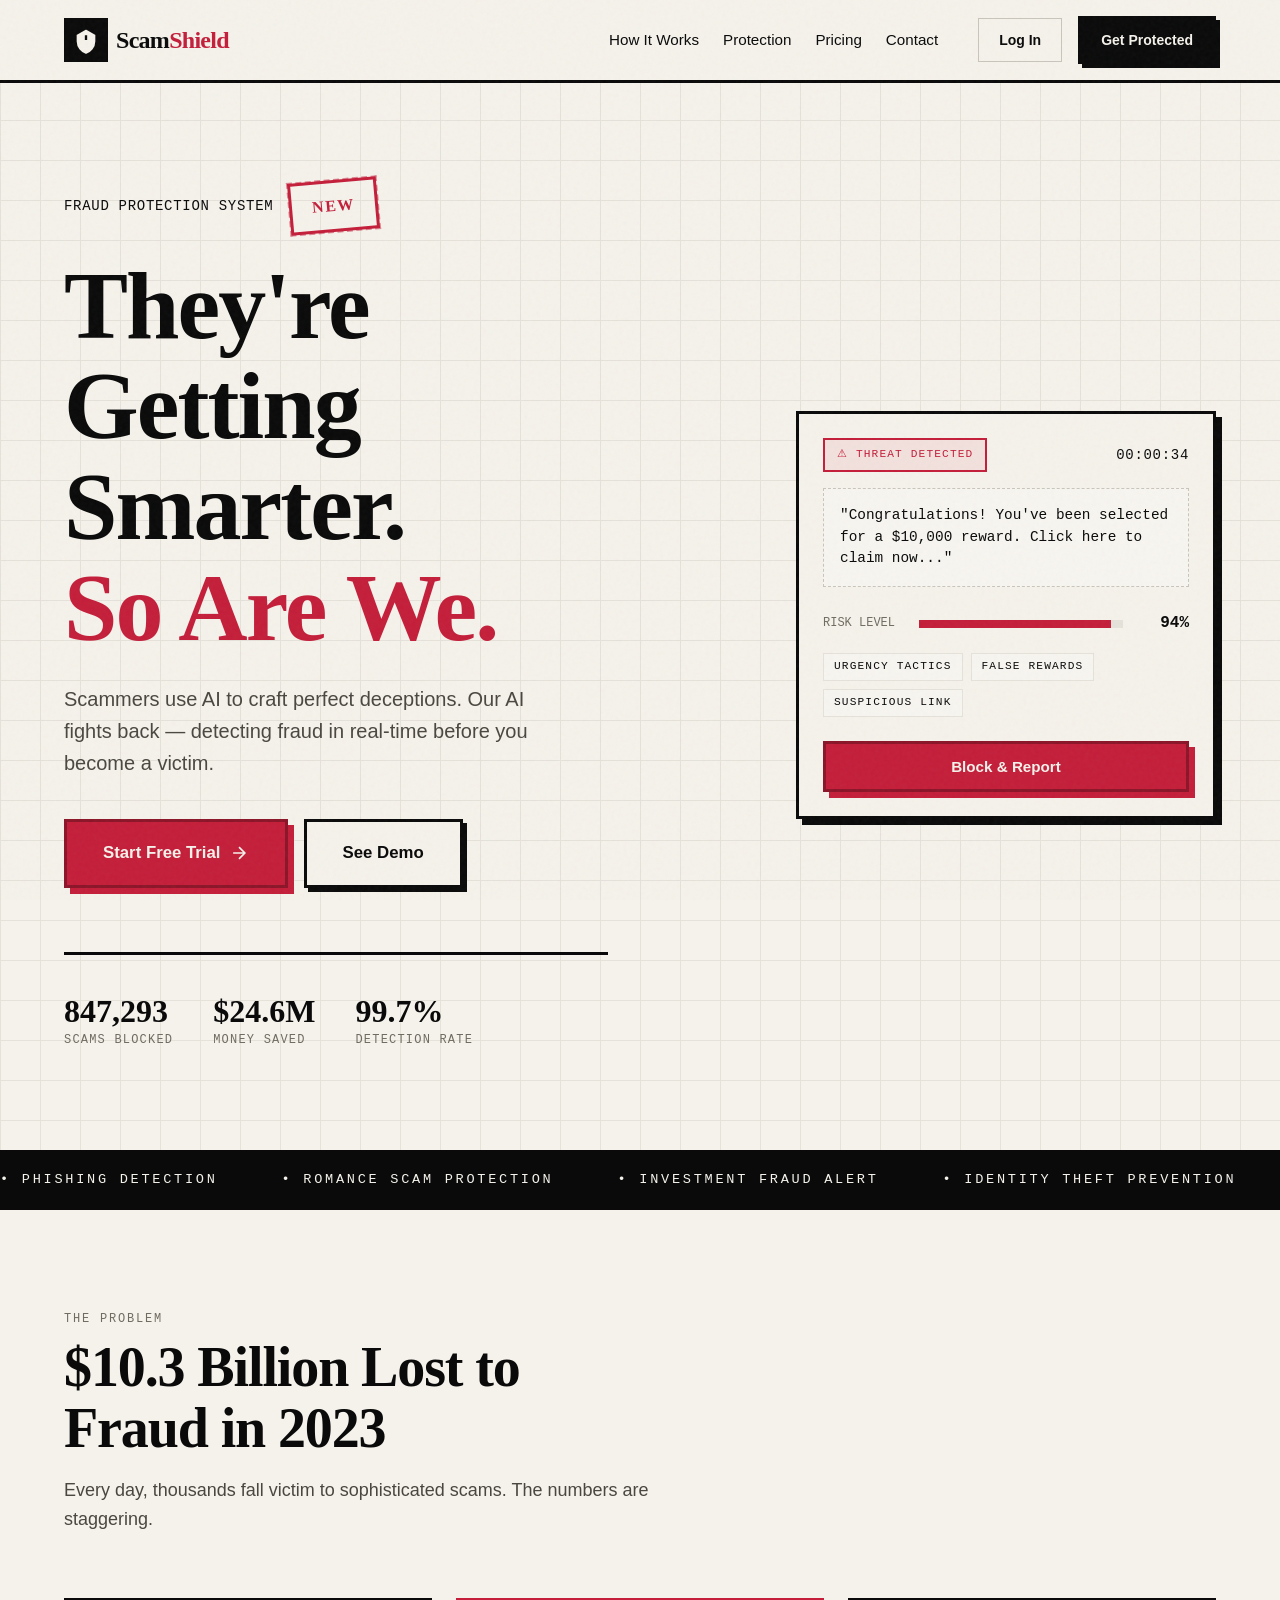
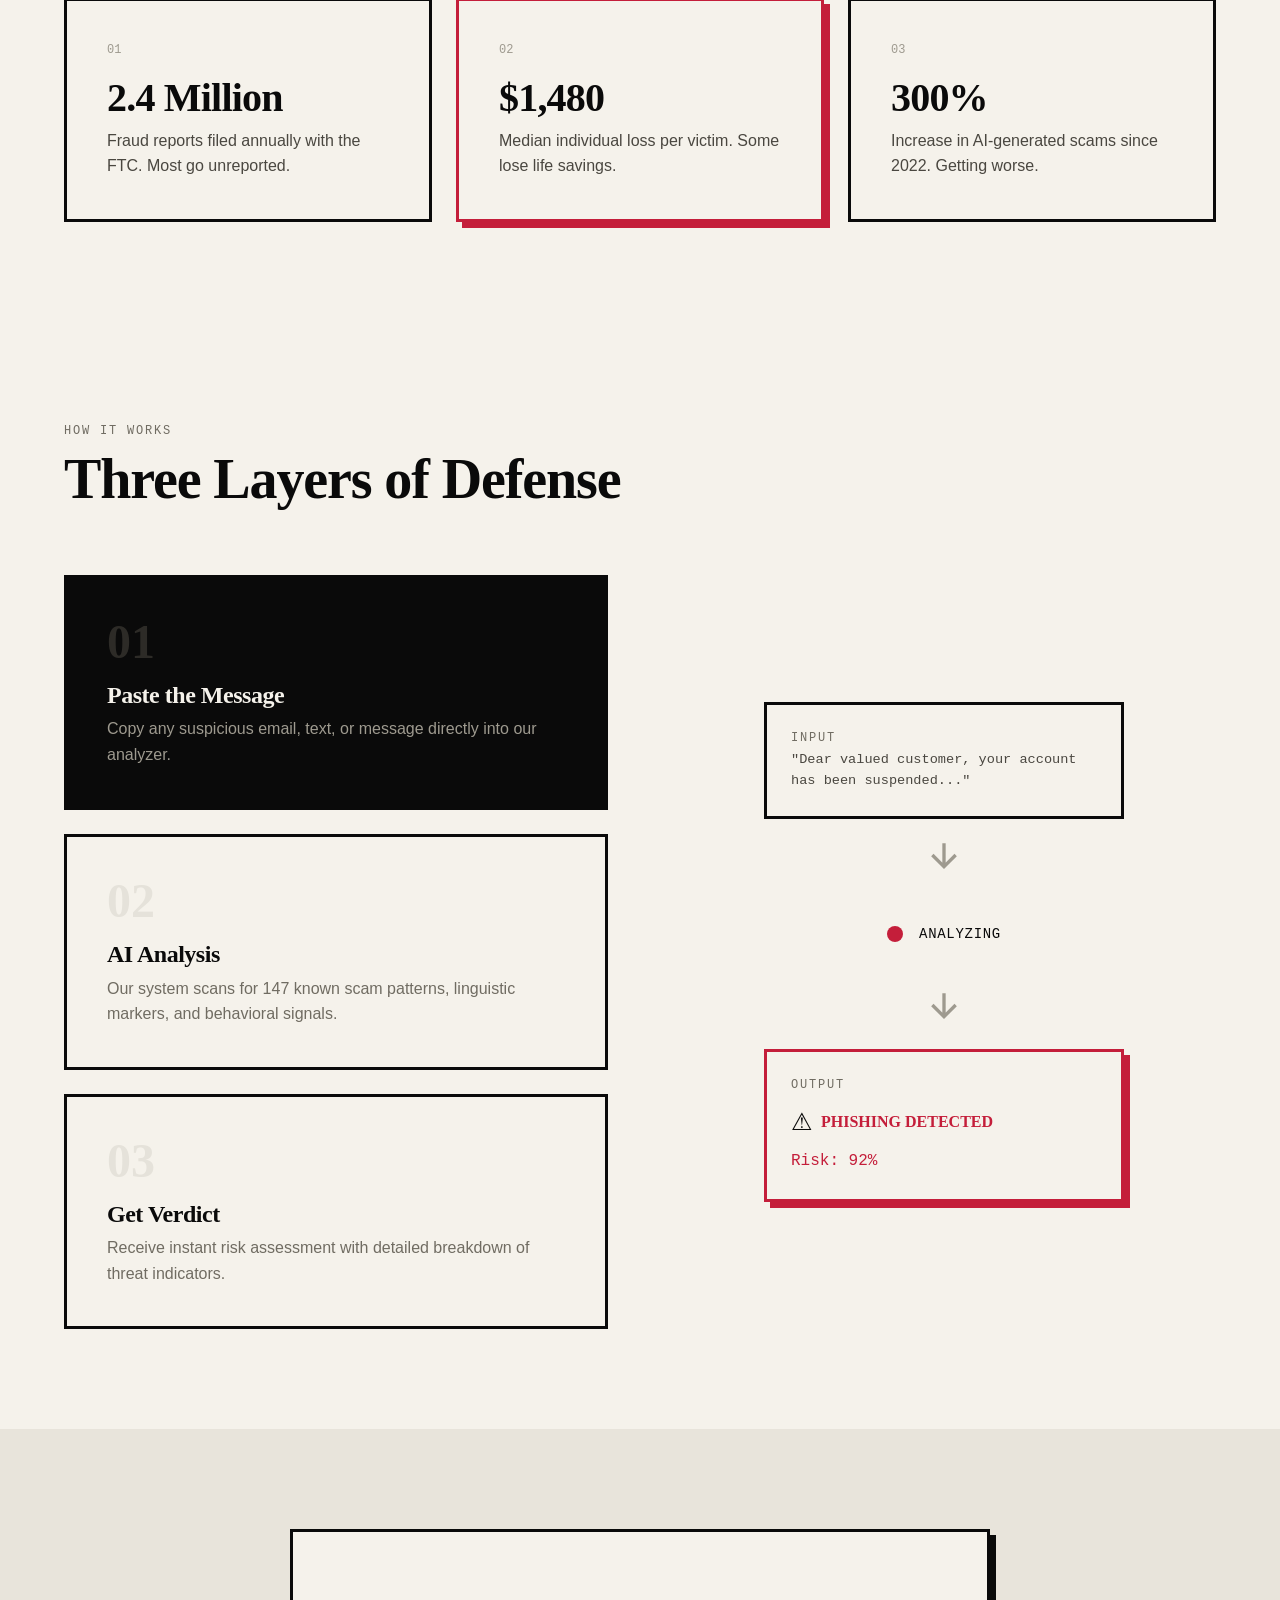
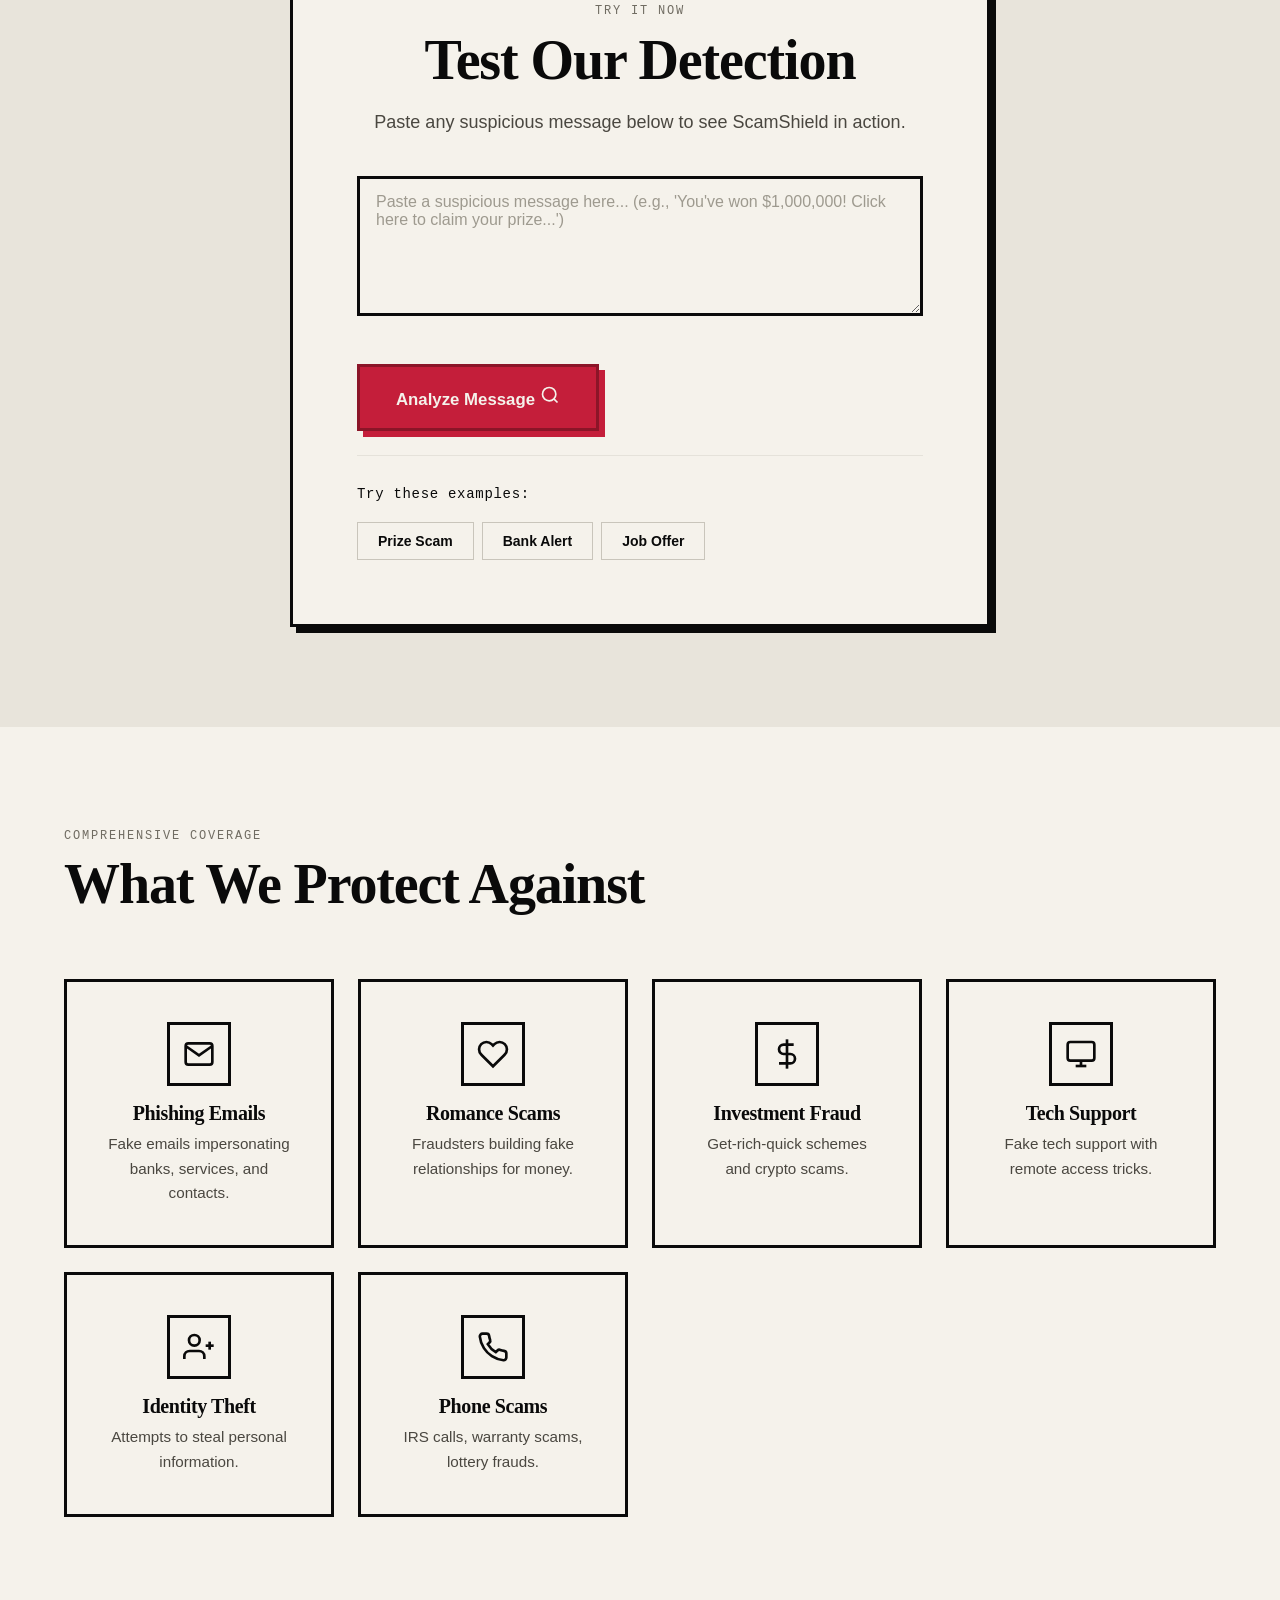
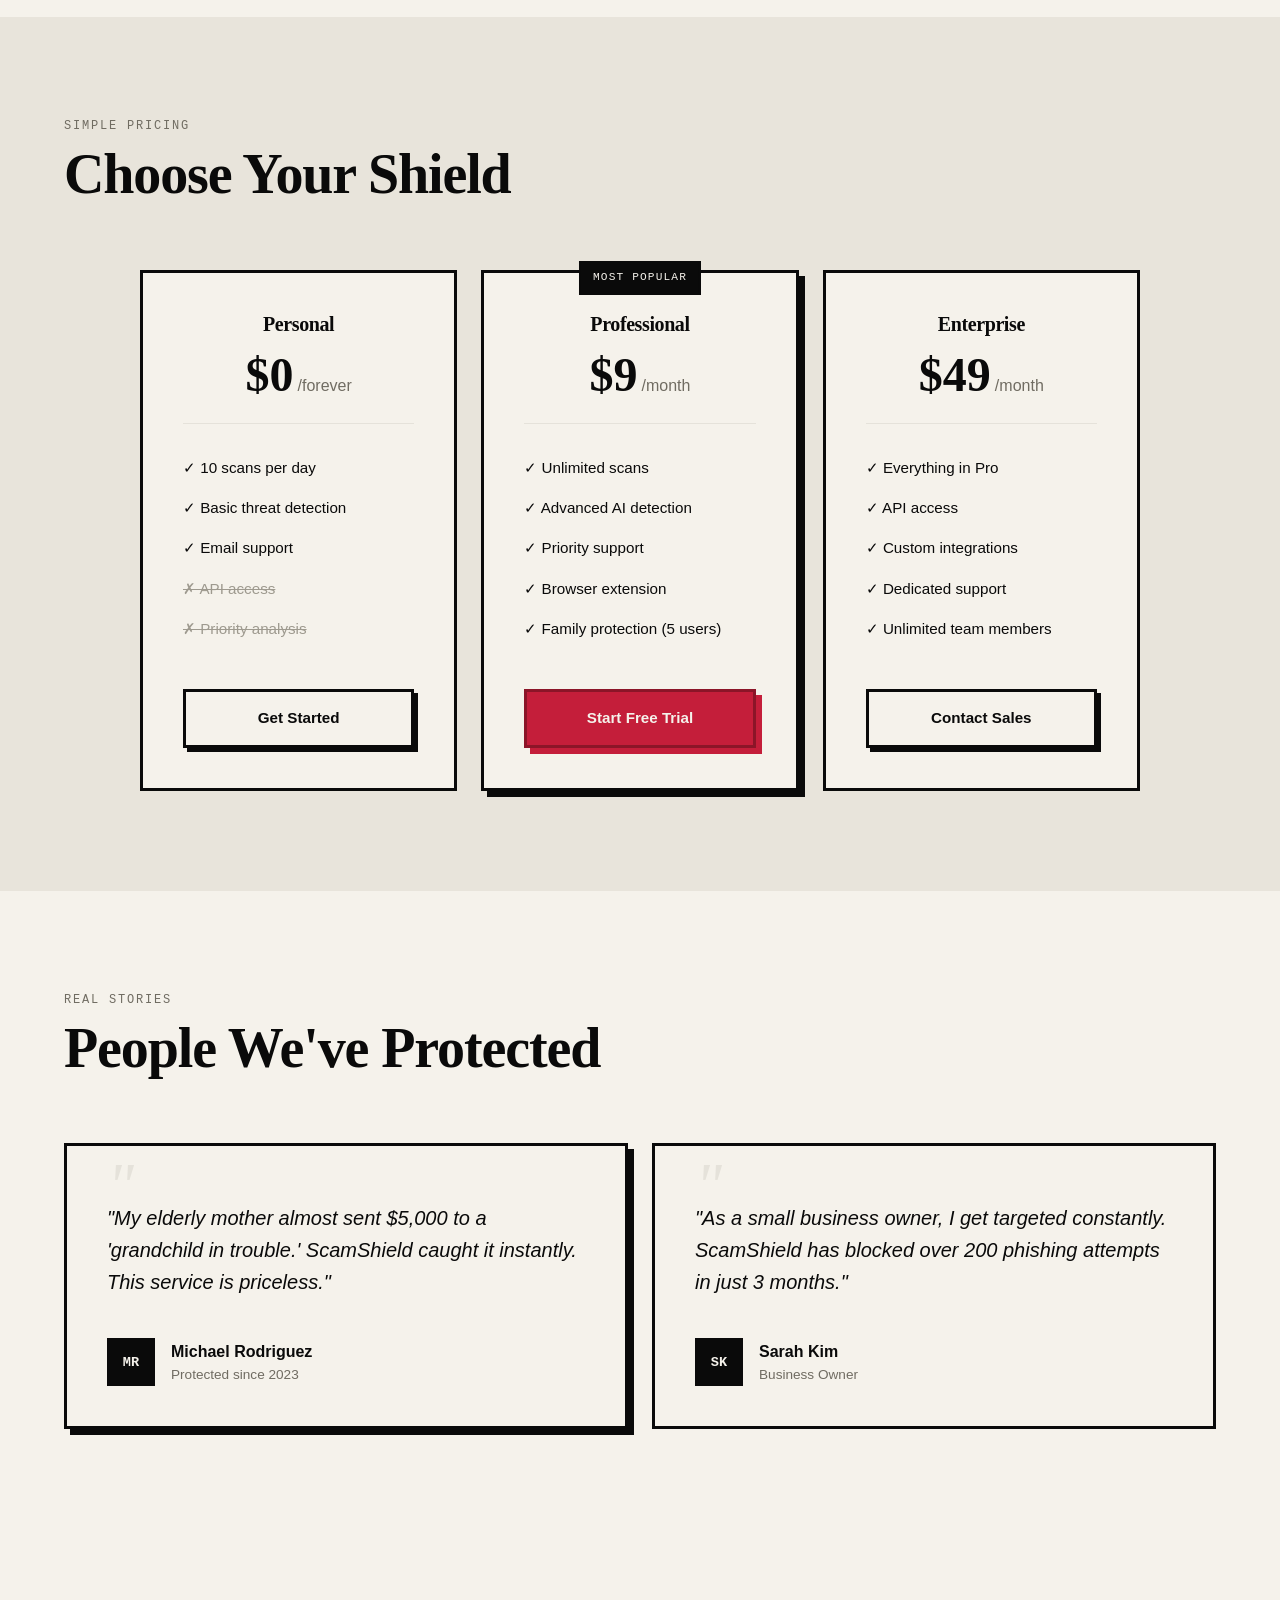
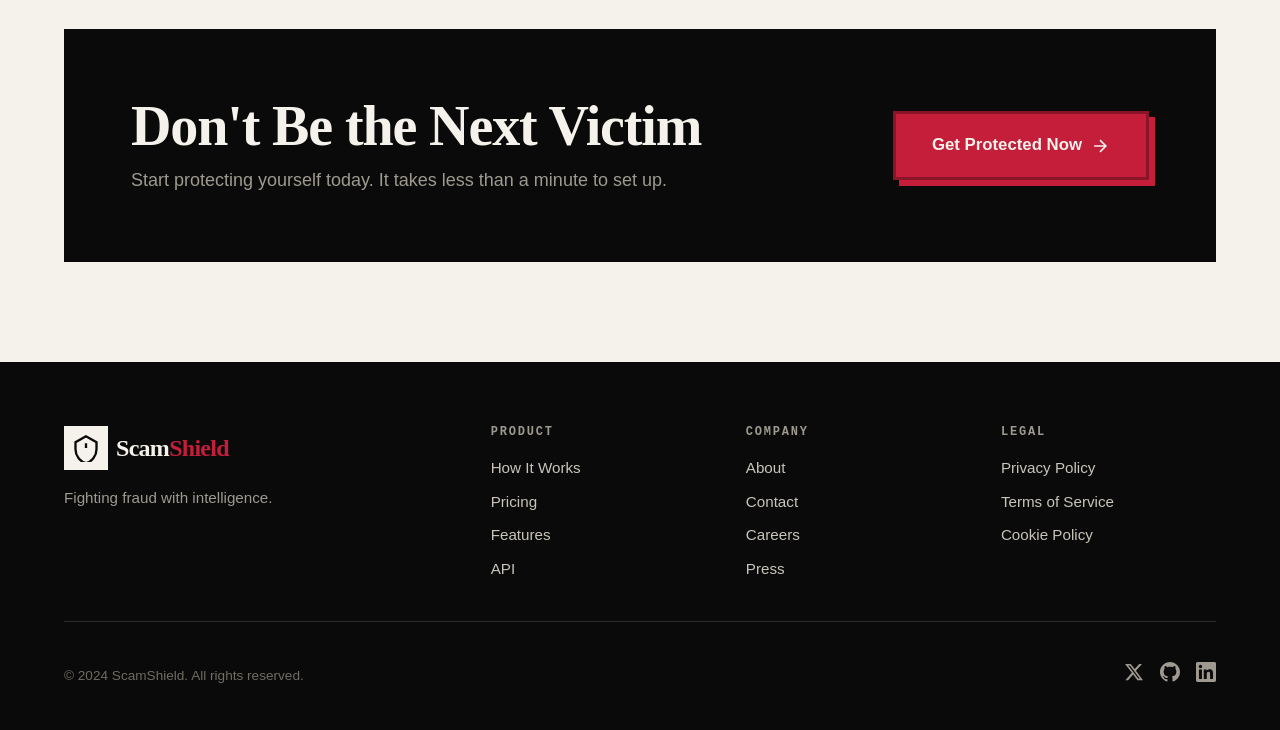
<file: public-deploy/index.html>
<!DOCTYPE html>
<html lang="en">
<head>
  <meta charset="UTF-8">
  <meta name="viewport" content="width=device-width, initial-scale=1.0">
  <meta name="description" content="ScamShield Pro - Intelligent scam detection that protects you from fraud">
  <title>ScamShield — Fight Back Against Fraud</title>
  
  <link rel="icon" type="image/svg+xml" href="./assets/favicon.svg">
  <link rel="stylesheet" href="./css/style.css">
  <link rel="stylesheet" href="./css/home.css">
  <link rel="stylesheet" href="./css/responsive.css">
</head>
<body>
  <!-- Header -->
  <header class="site-header">
    <div class="container header-inner">
      <a href="index.html" class="logo">
        <div class="logo-mark">
          <svg viewBox="0 0 24 24" fill="none" stroke="currentColor" stroke-width="2">
            <path d="M12 2L3 7v6c0 5.5 3.8 10.7 9 12 5.2-1.3 9-6.5 9-12V7l-9-5z"/>
            <path d="M12 8v4M12 16h.01"/>
          </svg>
        </div>
        <span class="logo-text">Scam<span>Shield</span></span>
      </a>
      
      <nav class="main-nav">
        <ul class="nav-links">
          <li><a href="#how-it-works" class="nav-link">How It Works</a></li>
          <li><a href="#protection" class="nav-link">Protection</a></li>
          <li><a href="#pricing" class="nav-link">Pricing</a></li>
          <li><a href="contact.html" class="nav-link">Contact</a></li>
        </ul>
        <div class="nav-actions">
          <a href="login.html" class="btn btn-ghost btn-sm">Log In</a>
          <a href="signup.html" class="btn btn-primary btn-sm">Get Protected</a>
        </div>
      </nav>
      
      <button class="menu-toggle" aria-label="Toggle menu">
        <span></span>
        <span></span>
        <span></span>
      </button>
    </div>
  </header>

  <!-- Mobile Nav -->
  <nav class="mobile-nav" id="mobileNav">
    <ul class="mobile-nav-links">
      <li><a href="#how-it-works" class="mobile-nav-link">How It Works</a></li>
      <li><a href="#protection" class="mobile-nav-link">Protection</a></li>
      <li><a href="#pricing" class="mobile-nav-link">Pricing</a></li>
      <li><a href="contact.html" class="mobile-nav-link">Contact</a></li>
    </ul>
    <div class="mobile-nav-actions">
      <a href="login.html" class="btn btn-ghost w-full">Log In</a>
      <a href="signup.html" class="btn btn-primary w-full">Get Protected</a>
    </div>
  </nav>

  <main>
    <!-- Hero Section -->
    <section class="hero pt-header">
      <div class="hero-grid pattern-grid">
        <div class="container">
          <div class="hero-content">
            <div class="hero-label">
              <span class="text-mono">FRAUD PROTECTION SYSTEM</span>
              <span class="stamp">NEW</span>
            </div>
            
            <h1 class="hero-title text-reveal">
              <span>They're Getting</span>
              <span>Smarter.</span>
              <span class="text-danger">So Are We.</span>
            </h1>
            
            <p class="hero-desc">
              Scammers use AI to craft perfect deceptions. 
              Our AI fights back — detecting fraud in real-time 
              before you become a victim.
            </p>
            
            <div class="hero-actions">
              <a href="signup.html" class="btn btn-danger btn-lg">
                Start Free Trial
                <svg width="20" height="20" viewBox="0 0 24 24" fill="none" stroke="currentColor" stroke-width="2">
                  <path d="M5 12h14M12 5l7 7-7 7"/>
                </svg>
              </a>
              <a href="#demo" class="btn btn-lg">See Demo</a>
            </div>
            
            <div class="hero-stats stagger">
              <div class="stat-item">
                <span class="stat-number">847,293</span>
                <span class="stat-label">Scams Blocked</span>
              </div>
              <div class="stat-item">
                <span class="stat-number">$24.6M</span>
                <span class="stat-label">Money Saved</span>
              </div>
              <div class="stat-item">
                <span class="stat-number">99.7%</span>
                <span class="stat-label">Detection Rate</span>
              </div>
            </div>
          </div>
          
          <div class="hero-visual">
            <div class="threat-display card card-elevated">
              <div class="threat-header">
                <span class="badge badge-danger">⚠ THREAT DETECTED</span>
                <span class="text-mono">00:00:34</span>
              </div>
              <div class="threat-message">
                "Congratulations! You've been selected for a $10,000 reward. Click here to claim now..."
              </div>
              <div class="threat-analysis">
                <div class="analysis-bar">
                  <div class="bar-label">Risk Level</div>
                  <div class="bar-track">
                    <div class="bar-fill danger" style="width: 94%"></div>
                  </div>
                  <div class="bar-value">94%</div>
                </div>
                <div class="analysis-tags">
                  <span class="tag">Urgency Tactics</span>
                  <span class="tag">False Rewards</span>
                  <span class="tag">Suspicious Link</span>
                </div>
              </div>
              <div class="threat-action">
                <button class="btn btn-danger w-full">Block & Report</button>
              </div>
            </div>
          </div>
        </div>
      </div>
    </section>

    <!-- Marquee -->
    <div class="marquee">
      <div class="marquee-content">
        <span>• Phishing Detection</span>
        <span>• Romance Scam Protection</span>
        <span>• Investment Fraud Alert</span>
        <span>• Identity Theft Prevention</span>
        <span>• Tech Support Scam Blocker</span>
        <span>• Social Engineering Defense</span>
        <span>• Phishing Detection</span>
        <span>• Romance Scam Protection</span>
        <span>• Investment Fraud Alert</span>
        <span>• Identity Theft Prevention</span>
        <span>• Tech Support Scam Blocker</span>
        <span>• Social Engineering Defense</span>
      </div>
    </div>

    <!-- Problem Section -->
    <section class="section problem-section">
      <div class="container">
        <div class="section-header">
          <span class="text-label">The Problem</span>
          <h2>$10.3 Billion Lost to Fraud in 2023</h2>
          <p>Every day, thousands fall victim to sophisticated scams. The numbers are staggering.</p>
        </div>
        
        <div class="problem-grid grid grid-3 stagger">
          <article class="problem-card card card-hover">
            <div class="problem-number">01</div>
            <h3>2.4 Million</h3>
            <p>Fraud reports filed annually with the FTC. Most go unreported.</p>
          </article>
          
          <article class="problem-card card card-hover card-danger">
            <div class="problem-number">02</div>
            <h3>$1,480</h3>
            <p>Median individual loss per victim. Some lose life savings.</p>
          </article>
          
          <article class="problem-card card card-hover">
            <div class="problem-number">03</div>
            <h3>300%</h3>
            <p>Increase in AI-generated scams since 2022. Getting worse.</p>
          </article>
        </div>
      </div>
    </section>

    <!-- How It Works -->
    <section class="section how-section" id="how-it-works">
      <div class="container">
        <div class="section-header">
          <span class="text-label">How It Works</span>
          <h2>Three Layers of Defense</h2>
        </div>
        
        <div class="how-grid">
          <div class="how-steps stagger">
            <div class="how-step card card-dark">
              <div class="step-number">01</div>
              <h3>Paste the Message</h3>
              <p>Copy any suspicious email, text, or message directly into our analyzer.</p>
            </div>
            
            <div class="how-step card">
              <div class="step-number">02</div>
              <h3>AI Analysis</h3>
              <p>Our system scans for 147 known scam patterns, linguistic markers, and behavioral signals.</p>
            </div>
            
            <div class="how-step card">
              <div class="step-number">03</div>
              <h3>Get Verdict</h3>
              <p>Receive instant risk assessment with detailed breakdown of threat indicators.</p>
            </div>
          </div>
          
          <div class="how-visual">
            <div class="process-illustration">
              <div class="process-input card">
                <div class="text-mono text-label">INPUT</div>
                <div class="process-text">"Dear valued customer, your account has been suspended..."</div>
              </div>
              <div class="process-arrow">
                <svg width="40" height="40" viewBox="0 0 24 24" fill="none" stroke="currentColor" stroke-width="2">
                  <path d="M12 5v14M5 12l7 7 7-7"/>
                </svg>
              </div>
              <div class="process-ai">
                <div class="ai-core">
                  <span class="ai-pulse"></span>
                  <span class="text-mono">ANALYZING</span>
                </div>
              </div>
              <div class="process-arrow">
                <svg width="40" height="40" viewBox="0 0 24 24" fill="none" stroke="currentColor" stroke-width="2">
                  <path d="M12 5v14M5 12l7 7 7-7"/>
                </svg>
              </div>
              <div class="process-output card card-danger">
                <div class="text-mono text-label">OUTPUT</div>
                <div class="output-verdict">
                  <span class="verdict-icon">⚠</span>
                  <span class="verdict-text">PHISHING DETECTED</span>
                </div>
                <div class="output-score">Risk: 92%</div>
              </div>
            </div>
          </div>
        </div>
      </div>
    </section>

    <!-- Demo Section -->
    <section class="section demo-section pattern-lines" id="demo">
      <div class="container">
        <div class="demo-box card card-elevated">
          <div class="demo-header">
            <span class="text-label">Try It Now</span>
            <h2>Test Our Detection</h2>
            <p>Paste any suspicious message below to see ScamShield in action.</p>
          </div>
          
          <form id="demoForm" class="demo-form">
            <div class="form-group">
              <textarea 
                id="demoInput" 
                class="form-input" 
                placeholder="Paste a suspicious message here... (e.g., 'You've won $1,000,000! Click here to claim your prize...')"
                rows="5"
              ></textarea>
            </div>
            <button type="submit" class="btn btn-danger btn-lg">
              <span class="btn-text">
                Analyze Message
                <svg width="20" height="20" viewBox="0 0 24 24" fill="none" stroke="currentColor" stroke-width="2">
                  <circle cx="11" cy="11" r="8"/>
                  <path d="M21 21l-4.35-4.35"/>
                </svg>
              </span>
              <span class="btn-spinner spinner"></span>
            </button>
          </form>
          
          <div id="demoResult" class="demo-result"></div>
          
          <div class="demo-samples">
            <span class="text-mono">Try these examples:</span>
            <div class="sample-buttons">
              <button type="button" class="btn btn-ghost btn-sm" onclick="loadSample(0)">Prize Scam</button>
              <button type="button" class="btn btn-ghost btn-sm" onclick="loadSample(1)">Bank Alert</button>
              <button type="button" class="btn btn-ghost btn-sm" onclick="loadSample(2)">Job Offer</button>
            </div>
          </div>
        </div>
      </div>
    </section>

    <!-- Protection Types -->
    <section class="section protection-section" id="protection">
      <div class="container">
        <div class="section-header">
          <span class="text-label">Comprehensive Coverage</span>
          <h2>What We Protect Against</h2>
        </div>
        
        <div class="protection-grid grid grid-4 stagger">
          <article class="protection-item card card-hover">
            <div class="protection-icon">
              <svg width="32" height="32" viewBox="0 0 24 24" fill="none" stroke="currentColor" stroke-width="2">
                <path d="M4 4h16c1.1 0 2 .9 2 2v12c0 1.1-.9 2-2 2H4c-1.1 0-2-.9-2-2V6c0-1.1.9-2 2-2z"/>
                <polyline points="22,6 12,13 2,6"/>
              </svg>
            </div>
            <h4>Phishing Emails</h4>
            <p>Fake emails impersonating banks, services, and contacts.</p>
          </article>
          
          <article class="protection-item card card-hover">
            <div class="protection-icon">
              <svg width="32" height="32" viewBox="0 0 24 24" fill="none" stroke="currentColor" stroke-width="2">
                <path d="M20.84 4.61a5.5 5.5 0 0 0-7.78 0L12 5.67l-1.06-1.06a5.5 5.5 0 0 0-7.78 7.78l1.06 1.06L12 21.23l7.78-7.78 1.06-1.06a5.5 5.5 0 0 0 0-7.78z"/>
              </svg>
            </div>
            <h4>Romance Scams</h4>
            <p>Fraudsters building fake relationships for money.</p>
          </article>
          
          <article class="protection-item card card-hover">
            <div class="protection-icon">
              <svg width="32" height="32" viewBox="0 0 24 24" fill="none" stroke="currentColor" stroke-width="2">
                <line x1="12" y1="1" x2="12" y2="23"/>
                <path d="M17 5H9.5a3.5 3.5 0 0 0 0 7h5a3.5 3.5 0 0 1 0 7H6"/>
              </svg>
            </div>
            <h4>Investment Fraud</h4>
            <p>Get-rich-quick schemes and crypto scams.</p>
          </article>
          
          <article class="protection-item card card-hover">
            <div class="protection-icon">
              <svg width="32" height="32" viewBox="0 0 24 24" fill="none" stroke="currentColor" stroke-width="2">
                <rect x="2" y="3" width="20" height="14" rx="2" ry="2"/>
                <line x1="8" y1="21" x2="16" y2="21"/>
                <line x1="12" y1="17" x2="12" y2="21"/>
              </svg>
            </div>
            <h4>Tech Support</h4>
            <p>Fake tech support with remote access tricks.</p>
          </article>
          
          <article class="protection-item card card-hover">
            <div class="protection-icon">
              <svg width="32" height="32" viewBox="0 0 24 24" fill="none" stroke="currentColor" stroke-width="2">
                <path d="M16 21v-2a4 4 0 0 0-4-4H5a4 4 0 0 0-4 4v2"/>
                <circle cx="8.5" cy="7" r="4"/>
                <line x1="20" y1="8" x2="20" y2="14"/>
                <line x1="23" y1="11" x2="17" y2="11"/>
              </svg>
            </div>
            <h4>Identity Theft</h4>
            <p>Attempts to steal personal information.</p>
          </article>
          
          <article class="protection-item card card-hover">
            <div class="protection-icon">
              <svg width="32" height="32" viewBox="0 0 24 24" fill="none" stroke="currentColor" stroke-width="2">
                <path d="M22 16.92v3a2 2 0 0 1-2.18 2 19.79 19.79 0 0 1-8.63-3.07 19.5 19.5 0 0 1-6-6 19.79 19.79 0 0 1-3.07-8.67A2 2 0 0 1 4.11 2h3a2 2 0 0 1 2 1.72 12.84 12.84 0 0 0 .7 2.81 2 2 0 0 1-.45 2.11L8.09 9.91a16 16 0 0 0 6 6l1.27-1.27a2 2 0 0 1 2.11-.45 12.84 12.84 0 0 0 2.81.7A2 2 0 0 1 22 16.92z"/>
              </svg>
            </div>
            <h4>Phone Scams</h4>
            <p>IRS calls, warranty scams, lottery frauds.</p>
          </article>
          
          <article class="protection-item card card-hover">
            <div class="protection-icon">
              <svg width="32" height="32" viewBox="0 0 24 24" fill="none" stroke="currentColor" stroke-width="2">
                <rect x="2" y="7" width="20" height="14" rx="2" ry="2"/>
                <path d="M16 21V5a2 2 0 0 0-2-2h-4a2 2 0 0 0-2 2v16"/>
              </svg>
            </div>
            <h4>Job Scams</h4>
            <p>Fake job offers that steal data or money.</p>
          </article>
          
          <article class="protection-item card card-hover">
            <div class="protection-icon">
              <svg width="32" height="32" viewBox="0 0 24 24" fill="none" stroke="currentColor" stroke-width="2">
                <circle cx="12" cy="12" r="10"/>
                <path d="M9.09 9a3 3 0 0 1 5.83 1c0 2-3 3-3 3"/>
                <line x1="12" y1="17" x2="12.01" y2="17"/>
              </svg>
            </div>
            <h4>Social Engineering</h4>
            <p>Psychological manipulation tactics.</p>
          </article>
        </div>
      </div>
    </section>

    <!-- Pricing -->
    <section class="section pricing-section pattern-dots" id="pricing">
      <div class="container">
        <div class="section-header">
          <span class="text-label">Simple Pricing</span>
          <h2>Choose Your Shield</h2>
        </div>
        
        <div class="pricing-grid grid grid-3">
          <article class="pricing-card card card-hover">
            <div class="pricing-header">
              <h3>Personal</h3>
              <div class="price">
                <span class="price-amount">$0</span>
                <span class="price-period">/forever</span>
              </div>
            </div>
            <ul class="pricing-features">
              <li>✓ 10 scans per day</li>
              <li>✓ Basic threat detection</li>
              <li>✓ Email support</li>
              <li class="disabled">✗ API access</li>
              <li class="disabled">✗ Priority analysis</li>
            </ul>
            <a href="signup.html" class="btn w-full">Get Started</a>
          </article>
          
          <article class="pricing-card card card-elevated featured">
            <div class="featured-badge badge badge-dark">Most Popular</div>
            <div class="pricing-header">
              <h3>Professional</h3>
              <div class="price">
                <span class="price-amount">$9</span>
                <span class="price-period">/month</span>
              </div>
            </div>
            <ul class="pricing-features">
              <li>✓ Unlimited scans</li>
              <li>✓ Advanced AI detection</li>
              <li>✓ Priority support</li>
              <li>✓ Browser extension</li>
              <li>✓ Family protection (5 users)</li>
            </ul>
            <a href="signup.html" class="btn btn-danger w-full">Start Free Trial</a>
          </article>
          
          <article class="pricing-card card card-hover">
            <div class="pricing-header">
              <h3>Enterprise</h3>
              <div class="price">
                <span class="price-amount">$49</span>
                <span class="price-period">/month</span>
              </div>
            </div>
            <ul class="pricing-features">
              <li>✓ Everything in Pro</li>
              <li>✓ API access</li>
              <li>✓ Custom integrations</li>
              <li>✓ Dedicated support</li>
              <li>✓ Unlimited team members</li>
            </ul>
            <a href="contact.html" class="btn w-full">Contact Sales</a>
          </article>
        </div>
      </div>
    </section>

    <!-- Testimonials -->
    <section class="section testimonials-section">
      <div class="container">
        <div class="section-header">
          <span class="text-label">Real Stories</span>
          <h2>People We've Protected</h2>
        </div>
        
        <div class="testimonials-grid grid grid-2">
          <blockquote class="testimonial card card-elevated">
            <p class="testimonial-text">"My elderly mother almost sent $5,000 to a 'grandchild in trouble.' ScamShield caught it instantly. This service is priceless."</p>
            <footer class="testimonial-author">
              <div class="author-avatar">MR</div>
              <div class="author-info">
                <cite>Michael Rodriguez</cite>
                <span>Protected since 2023</span>
              </div>
            </footer>
          </blockquote>
          
          <blockquote class="testimonial card">
            <p class="testimonial-text">"As a small business owner, I get targeted constantly. ScamShield has blocked over 200 phishing attempts in just 3 months."</p>
            <footer class="testimonial-author">
              <div class="author-avatar">SK</div>
              <div class="author-info">
                <cite>Sarah Kim</cite>
                <span>Business Owner</span>
              </div>
            </footer>
          </blockquote>
        </div>
      </div>
    </section>

    <!-- CTA -->
    <section class="section cta-section">
      <div class="container">
        <div class="cta-box card card-dark">
          <div class="cta-content">
            <h2>Don't Be the Next Victim</h2>
            <p>Start protecting yourself today. It takes less than a minute to set up.</p>
          </div>
          <div class="cta-actions">
            <a href="signup.html" class="btn btn-danger btn-lg">
              Get Protected Now
              <svg width="20" height="20" viewBox="0 0 24 24" fill="none" stroke="currentColor" stroke-width="2">
                <path d="M5 12h14M12 5l7 7-7 7"/>
              </svg>
            </a>
          </div>
        </div>
      </div>
    </section>
  </main>

  <!-- Footer -->
  <footer class="site-footer">
    <div class="container">
      <div class="footer-top">
        <div class="footer-brand">
          <a href="index.html" class="logo">
            <div class="logo-mark">
              <svg viewBox="0 0 24 24" fill="none" stroke="currentColor" stroke-width="2">
                <path d="M12 2L3 7v6c0 5.5 3.8 10.7 9 12 5.2-1.3 9-6.5 9-12V7l-9-5z"/>
                <path d="M12 8v4M12 16h.01"/>
              </svg>
            </div>
            <span class="logo-text">Scam<span>Shield</span></span>
          </a>
          <p>Fighting fraud with intelligence.</p>
        </div>
        
        <nav class="footer-nav">
          <div class="footer-col">
            <h4>Product</h4>
            <ul>
              <li><a href="#how-it-works">How It Works</a></li>
              <li><a href="#pricing">Pricing</a></li>
              <li><a href="#protection">Features</a></li>
              <li><a href="#">API</a></li>
            </ul>
          </div>
          <div class="footer-col">
            <h4>Company</h4>
            <ul>
              <li><a href="#">About</a></li>
              <li><a href="contact.html">Contact</a></li>
              <li><a href="#">Careers</a></li>
              <li><a href="#">Press</a></li>
            </ul>
          </div>
          <div class="footer-col">
            <h4>Legal</h4>
            <ul>
              <li><a href="#">Privacy Policy</a></li>
              <li><a href="#">Terms of Service</a></li>
              <li><a href="#">Cookie Policy</a></li>
            </ul>
          </div>
        </nav>
      </div>
      
      <div class="footer-bottom">
        <p class="copyright">© 2024 ScamShield. All rights reserved.</p>
        <div class="footer-social">
          <a href="#" aria-label="Twitter">
            <svg width="20" height="20" viewBox="0 0 24 24" fill="currentColor">
              <path d="M18.244 2.25h3.308l-7.227 8.26 8.502 11.24H16.17l-5.214-6.817L4.99 21.75H1.68l7.73-8.835L1.254 2.25H8.08l4.713 6.231zm-1.161 17.52h1.833L7.084 4.126H5.117z"/>
            </svg>
          </a>
          <a href="#" aria-label="GitHub">
            <svg width="20" height="20" viewBox="0 0 24 24" fill="currentColor">
              <path d="M12 0c-6.626 0-12 5.373-12 12 0 5.302 3.438 9.8 8.207 11.387.599.111.793-.261.793-.577v-2.234c-3.338.726-4.033-1.416-4.033-1.416-.546-1.387-1.333-1.756-1.333-1.756-1.089-.745.083-.729.083-.729 1.205.084 1.839 1.237 1.839 1.237 1.07 1.834 2.807 1.304 3.492.997.107-.775.418-1.305.762-1.604-2.665-.305-5.467-1.334-5.467-5.931 0-1.311.469-2.381 1.236-3.221-.124-.303-.535-1.524.117-3.176 0 0 1.008-.322 3.301 1.23.957-.266 1.983-.399 3.003-.404 1.02.005 2.047.138 3.006.404 2.291-1.552 3.297-1.23 3.297-1.23.653 1.653.242 2.874.118 3.176.77.84 1.235 1.911 1.235 3.221 0 4.609-2.807 5.624-5.479 5.921.43.372.823 1.102.823 2.222v3.293c0 .319.192.694.801.576 4.765-1.589 8.199-6.086 8.199-11.386 0-6.627-5.373-12-12-12z"/>
            </svg>
          </a>
          <a href="#" aria-label="LinkedIn">
            <svg width="20" height="20" viewBox="0 0 24 24" fill="currentColor">
              <path d="M20.447 20.452h-3.554v-5.569c0-1.328-.027-3.037-1.852-3.037-1.853 0-2.136 1.445-2.136 2.939v5.667H9.351V9h3.414v1.561h.046c.477-.9 1.637-1.85 3.37-1.85 3.601 0 4.267 2.37 4.267 5.455v6.286zM5.337 7.433c-1.144 0-2.063-.926-2.063-2.065 0-1.138.92-2.063 2.063-2.063 1.14 0 2.064.925 2.064 2.063 0 1.139-.925 2.065-2.064 2.065zm1.782 13.019H3.555V9h3.564v11.452zM22.225 0H1.771C.792 0 0 .774 0 1.729v20.542C0 23.227.792 24 1.771 24h20.451C23.2 24 24 23.227 24 22.271V1.729C24 .774 23.2 0 22.222 0h.003z"/>
            </svg>
          </a>
        </div>
      </div>
    </div>
  </footer>

  <script src="./js/config.js"></script>
  <script src="./js/main.js"></script>
  <script src="./js/api.js"></script>
  <script src="./js/mobile.js"></script>
</body>
</html>
</file>
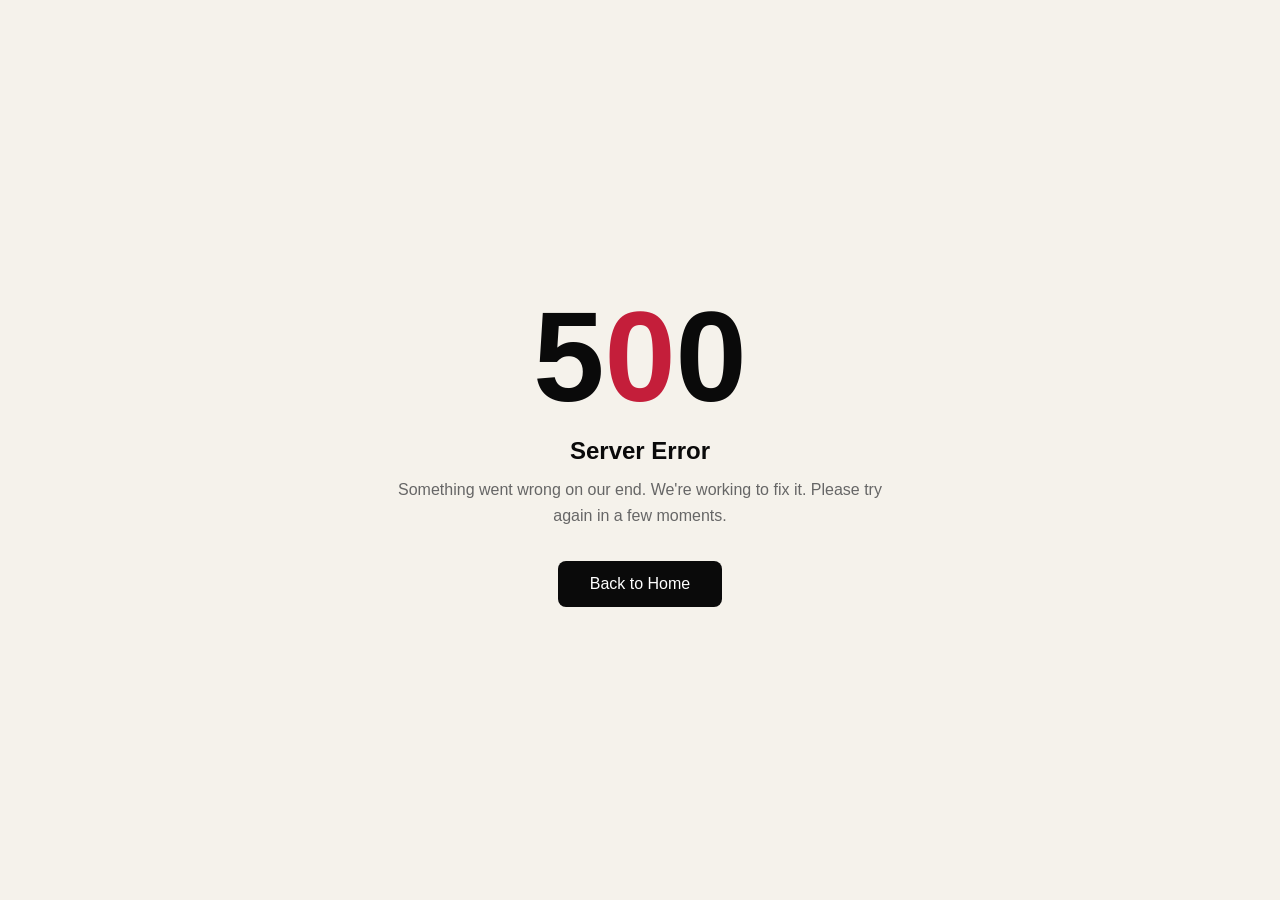
<file: public-deploy/50x.html>
<!DOCTYPE html>
<html lang="en">
<head>
  <meta charset="UTF-8">
  <meta name="viewport" content="width=device-width, initial-scale=1.0">
  <title>Server Error | ScamShield</title>
  <link rel="icon" type="image/svg+xml" href="/assets/favicon.svg">
  <style>
    * { margin: 0; padding: 0; box-sizing: border-box; }
    body {
      font-family: -apple-system, BlinkMacSystemFont, 'Segoe UI', Roboto, sans-serif;
      background: #F5F2EB;
      min-height: 100vh;
      display: flex;
      align-items: center;
      justify-content: center;
      padding: 20px;
    }
    .container {
      text-align: center;
      max-width: 500px;
    }
    .error-code {
      font-size: 8rem;
      font-weight: 700;
      color: #0A0A0A;
      line-height: 1;
      margin-bottom: 16px;
    }
    .error-code span {
      color: #C41E3A;
    }
    h1 {
      font-size: 1.5rem;
      color: #0A0A0A;
      margin-bottom: 12px;
    }
    p {
      color: #666;
      margin-bottom: 32px;
      line-height: 1.6;
    }
    .btn {
      display: inline-block;
      padding: 14px 32px;
      background: #0A0A0A;
      color: #fff;
      text-decoration: none;
      border-radius: 8px;
      font-weight: 500;
      transition: all 0.2s;
    }
    .btn:hover {
      background: #C41E3A;
      transform: translateY(-2px);
    }
  </style>
</head>
<body>
  <div class="container">
    <div class="error-code">5<span>0</span>0</div>
    <h1>Server Error</h1>
    <p>Something went wrong on our end. We're working to fix it. Please try again in a few moments.</p>
    <a href="/" class="btn">Back to Home</a>
  </div>
</body>
</html>
</file>
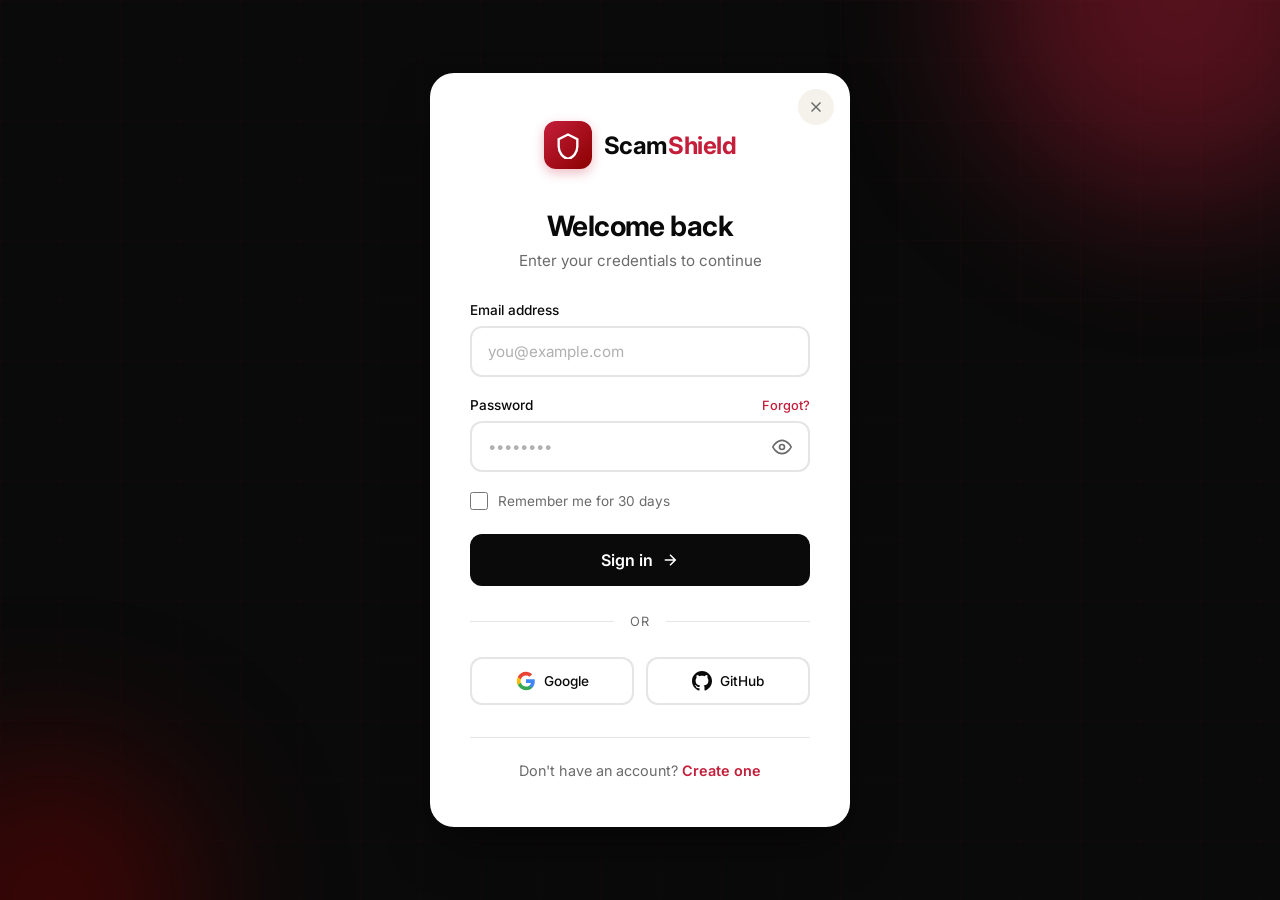
<file: public-deploy/admin.html>
<!DOCTYPE html>
<html lang="en">
<head>
  <meta charset="UTF-8">
  <meta name="viewport" content="width=device-width, initial-scale=1.0">
  <title>Admin Panel — ScamShield Pro</title>
  <link rel="icon" href="./assets/favicon.svg" type="image/svg+xml">
  <link rel="stylesheet" href="./css/style.css">
  <link rel="stylesheet" href="./css/pages.css">
  <link rel="stylesheet" href="./css/responsive.css">
  <style>
    /* Admin Panel Specific Styles */
    :root {
      --admin-accent: #C41E3A;
      --admin-bg: #0A0A0A;
      --admin-surface: #111111;
      --admin-border: #222222;
      --cream: #F5F2EB;
      /* Override global light theme variables for admin */
      --paper: #111111;
      --paper-dark: #0A0A0A;
      --paper-darker: #080808;
      --gray-100: #1a1a1a;
      --gray-200: #222222;
      --gray-300: #333333;
      --ink: #F5F2EB;
    }

    body {
      background: var(--admin-bg) !important;
      color: var(--cream) !important;
      min-height: 100vh;
    }

    /* Override global table styles */
    table, thead, tbody, tr, th, td {
      background: transparent !important;
    }

    th {
      background: var(--admin-bg) !important;
      color: rgba(245,242,235,0.5) !important;
      border-bottom: 1px solid var(--admin-border) !important;
    }

    td {
      background: var(--admin-surface) !important;
      color: var(--cream) !important;
      border-bottom: 1px solid var(--admin-border) !important;
    }

    tbody tr:hover td {
      background: rgba(196,30,58,0.15) !important;
    }

    /* Override global card styles */
    .card {
      background: var(--admin-surface) !important;
      border-color: var(--admin-border) !important;
      color: var(--cream) !important;
    }

    .admin-layout {
      display: flex;
      min-height: 100vh;
    }

    /* Sidebar */
    .admin-sidebar {
      width: 260px;
      background: var(--admin-surface);
      border-right: 1px solid var(--admin-border);
      display: flex;
      flex-direction: column;
      position: fixed;
      height: 100vh;
      z-index: 100;
    }

    .sidebar-header {
      padding: 1.5rem;
      border-bottom: 1px solid var(--admin-border);
    }

    .sidebar-logo {
      display: flex;
      align-items: center;
      gap: 0.75rem;
      text-decoration: none;
      color: var(--cream);
    }

    .logo-icon {
      width: 36px;
      height: 36px;
      background: linear-gradient(135deg, var(--admin-accent), #8B0000);
      border-radius: 8px;
      display: flex;
      align-items: center;
      justify-content: center;
    }

    .logo-icon svg {
      width: 20px;
      height: 20px;
      stroke: var(--cream);
    }

    .logo-text {
      font-weight: 700;
      font-size: 1.1rem;
    }

    .logo-text span {
      color: var(--admin-accent);
    }

    .sidebar-nav {
      flex: 1;
      padding: 1rem 0;
      overflow-y: auto;
    }

    .nav-section {
      margin-bottom: 1.5rem;
    }

    .nav-section-title {
      font-size: 0.7rem;
      text-transform: uppercase;
      letter-spacing: 0.1em;
      color: rgba(245,242,235,0.4);
      padding: 0 1.5rem;
      margin-bottom: 0.5rem;
    }

    .nav-link {
      display: flex;
      align-items: center;
      gap: 0.75rem;
      padding: 0.75rem 1.5rem;
      color: rgba(245,242,235,0.7);
      text-decoration: none;
      transition: all 0.2s;
      cursor: pointer;
      border-left: 3px solid transparent;
    }

    .nav-link:hover {
      background: rgba(196,30,58,0.1);
      color: var(--cream);
    }

    .nav-link.active {
      background: rgba(196,30,58,0.15);
      color: var(--admin-accent);
      border-left-color: var(--admin-accent);
    }

    .nav-link svg {
      width: 20px;
      height: 20px;
      opacity: 0.7;
    }

    .nav-link.active svg {
      opacity: 1;
    }

    .nav-badge {
      margin-left: auto;
      background: var(--admin-accent);
      color: white;
      font-size: 0.7rem;
      padding: 0.15rem 0.5rem;
      border-radius: 10px;
      font-weight: 600;
    }

    .sidebar-footer {
      padding: 1rem 1.5rem;
      border-top: 1px solid var(--admin-border);
    }

    .admin-user {
      display: flex;
      align-items: center;
      gap: 0.75rem;
    }

    .admin-avatar {
      width: 40px;
      height: 40px;
      background: linear-gradient(135deg, var(--admin-accent), #8B0000);
      border-radius: 50%;
      display: flex;
      align-items: center;
      justify-content: center;
      font-weight: 600;
      color: white;
    }

    .admin-info {
      flex: 1;
    }

    .admin-name {
      font-weight: 600;
      font-size: 0.9rem;
    }

    .admin-role {
      font-size: 0.75rem;
      color: var(--admin-accent);
    }

    .logout-btn {
      background: none;
      border: none;
      color: rgba(245,242,235,0.5);
      cursor: pointer;
      padding: 0.5rem;
      border-radius: 6px;
      transition: all 0.2s;
    }

    .logout-btn:hover {
      background: rgba(196,30,58,0.2);
      color: var(--admin-accent);
    }

    /* Main Content */
    .admin-main {
      flex: 1;
      margin-left: 260px;
      padding: 2rem;
      min-height: 100vh;
    }

    .admin-header {
      display: flex;
      justify-content: space-between;
      align-items: center;
      margin-bottom: 2rem;
      padding-bottom: 1.5rem;
      border-bottom: 1px solid var(--admin-border);
    }

    .admin-header h1 {
      font-size: 1.75rem;
      font-weight: 700;
      margin: 0;
    }

    .admin-header p {
      color: rgba(245,242,235,0.6);
      margin: 0.25rem 0 0;
      font-size: 0.9rem;
    }

    .header-actions {
      display: flex;
      gap: 0.75rem;
    }

    .system-status {
      display: flex;
      align-items: center;
      gap: 0.5rem;
      padding: 0.5rem 1rem;
      background: rgba(27,94,32,0.15);
      border: 1px solid rgba(27,94,32,0.3);
      border-radius: 8px;
      color: #4CAF50;
      font-size: 0.85rem;
      font-weight: 500;
    }

    .status-dot {
      width: 8px;
      height: 8px;
      background: #4CAF50;
      border-radius: 50%;
      animation: pulse 2s infinite;
    }

    @keyframes pulse {
      0%, 100% { opacity: 1; }
      50% { opacity: 0.5; }
    }

    /* Stats Grid */
    .stats-grid {
      display: grid;
      grid-template-columns: repeat(4, 1fr);
      gap: 1.5rem;
      margin-bottom: 2rem;
    }

    .stat-card {
      background: var(--admin-surface);
      border: 1px solid var(--admin-border);
      border-radius: 12px;
      padding: 1.5rem;
      position: relative;
      overflow: hidden;
    }

    .stat-card::before {
      content: '';
      position: absolute;
      top: 0;
      left: 0;
      right: 0;
      height: 3px;
      background: linear-gradient(90deg, var(--admin-accent), transparent);
    }

    .stat-icon {
      width: 44px;
      height: 44px;
      background: rgba(196,30,58,0.1);
      border-radius: 10px;
      display: flex;
      align-items: center;
      justify-content: center;
      margin-bottom: 1rem;
    }

    .stat-icon svg {
      width: 22px;
      height: 22px;
      stroke: var(--admin-accent);
    }

    .stat-label {
      font-size: 0.8rem;
      color: rgba(245,242,235,0.5);
      text-transform: uppercase;
      letter-spacing: 0.05em;
      margin-bottom: 0.5rem;
    }

    .stat-value {
      font-size: 2rem;
      font-weight: 700;
      color: var(--cream);
      font-family: var(--font-mono);
    }

    .stat-value.danger {
      color: var(--admin-accent);
    }

    .stat-change {
      font-size: 0.8rem;
      margin-top: 0.5rem;
      color: rgba(245,242,235,0.5);
    }

    .stat-change.positive {
      color: #4CAF50;
    }

    .stat-change.negative {
      color: var(--admin-accent);
    }

    /* View Containers */
    .admin-view {
      display: none;
    }

    .admin-view.active {
      display: block;
    }

    /* Cards */
    .admin-card {
      background: var(--admin-surface);
      border: 1px solid var(--admin-border);
      border-radius: 12px;
      margin-bottom: 1.5rem;
    }

    .card-header {
      display: flex;
      justify-content: space-between;
      align-items: center;
      padding: 1.25rem 1.5rem;
      border-bottom: 1px solid var(--admin-border);
    }

    .card-title {
      font-size: 1rem;
      font-weight: 600;
      margin: 0;
    }

    .card-actions {
      display: flex;
      gap: 0.5rem;
    }

    .card-body {
      padding: 1.5rem;
    }

    /* Tables */
    .admin-table {
      width: 100%;
      border-collapse: collapse;
      background: var(--admin-surface) !important;
    }

    .admin-table thead {
      background: var(--admin-bg) !important;
    }

    .admin-table tbody {
      background: var(--admin-surface) !important;
    }

    .admin-table tbody tr {
      background: var(--admin-surface) !important;
    }

    .admin-table th {
      text-align: left;
      padding: 0.75rem 1rem;
      font-size: 0.75rem;
      text-transform: uppercase;
      letter-spacing: 0.05em;
      color: rgba(245,242,235,0.5) !important;
      border-bottom: 1px solid var(--admin-border) !important;
      font-weight: 500;
      background: var(--admin-bg) !important;
    }

    .admin-table td {
      padding: 1rem;
      border-bottom: 1px solid var(--admin-border) !important;
      font-size: 0.9rem;
      color: var(--cream) !important;
      background: var(--admin-surface) !important;
    }

    .admin-table tbody tr:hover {
      background: rgba(196,30,58,0.15) !important;
    }

    .admin-table tbody tr:hover td {
      background: rgba(196,30,58,0.15) !important;
      color: var(--cream) !important;
    }

    .admin-table tbody tr:hover .user-info-sm .name,
    .admin-table tbody tr:hover .user-info-sm .email {
      color: var(--cream) !important;
    }

    .admin-table tr:last-child td {
      border-bottom: none;
    }

    /* Badges */
    .badge {
      display: inline-flex;
      align-items: center;
      padding: 0.25rem 0.75rem;
      border-radius: 20px;
      font-size: 0.75rem;
      font-weight: 500;
    }

    .badge-success {
      background: rgba(76,175,80,0.15);
      color: #4CAF50;
    }

    .badge-warning {
      background: rgba(255,152,0,0.15);
      color: #FF9800;
    }

    .badge-danger {
      background: rgba(196,30,58,0.15);
      color: var(--admin-accent);
    }

    .badge-info {
      background: rgba(33,150,243,0.15);
      color: #2196F3;
    }

    /* Buttons */
    .btn {
      display: inline-flex;
      align-items: center;
      gap: 0.5rem;
      padding: 0.5rem 1rem;
      border-radius: 6px;
      font-size: 0.85rem;
      font-weight: 500;
      cursor: pointer;
      transition: all 0.2s;
      border: none;
    }

    .btn-primary {
      background: var(--admin-accent);
      color: white;
    }

    .btn-primary:hover {
      background: #a01830;
    }

    .btn-outline {
      background: transparent;
      border: 1px solid var(--admin-border);
      color: var(--cream);
    }

    .btn-outline:hover {
      border-color: var(--admin-accent);
      color: var(--admin-accent);
    }

    .btn-sm {
      padding: 0.35rem 0.75rem;
      font-size: 0.8rem;
    }

    .btn-danger {
      background: #dc3545;
      color: white;
    }

    .btn-danger:hover {
      background: #c82333;
    }

    .btn-success {
      background: #28a745;
      color: white;
    }

    .btn-success:hover {
      background: #218838;
    }

    .btn-warning {
      background: #FF9800;
      color: white;
    }

    .btn-warning:hover {
      background: #e68900;
    }

    .btn-icon {
      width: 32px;
      height: 32px;
      padding: 0;
      justify-content: center;
      background: var(--admin-surface);
      border: 1px solid var(--admin-border);
      color: var(--cream);
    }

    .btn-icon:hover {
      background: var(--admin-accent);
      border-color: var(--admin-accent);
      color: white;
    }

    /* User Avatar */
    .user-avatar-sm {
      width: 32px;
      height: 32px;
      border-radius: 50%;
      background: var(--admin-border);
      display: flex;
      align-items: center;
      justify-content: center;
      font-weight: 600;
      font-size: 0.75rem;
    }

    .user-cell {
      display: flex;
      align-items: center;
      gap: 0.75rem;
    }

    .user-info-sm {
      display: flex;
      flex-direction: column;
    }

    .user-info-sm .name {
      font-weight: 500;
      color: var(--cream);
    }

    .user-info-sm .email {
      font-size: 0.8rem;
      color: rgba(245,242,235,0.6);
    }

    /* Grid Layouts */
    .grid-2 {
      display: grid;
      grid-template-columns: repeat(2, 1fr);
      gap: 1.5rem;
    }

    .grid-3 {
      display: grid;
      grid-template-columns: repeat(3, 1fr);
      gap: 1.5rem;
    }

    /* Activity List */
    .activity-list {
      display: flex;
      flex-direction: column;
    }

    .activity-item {
      display: flex;
      align-items: flex-start;
      gap: 1rem;
      padding: 1rem 0;
      border-bottom: 1px solid var(--admin-border);
    }

    .activity-item:last-child {
      border-bottom: none;
    }

    .activity-icon {
      width: 40px;
      height: 40px;
      border-radius: 8px;
      display: flex;
      align-items: center;
      justify-content: center;
      flex-shrink: 0;
    }

    .activity-icon.users {
      background: rgba(33,150,243,0.15);
      color: #2196F3;
    }

    .activity-icon.threats {
      background: rgba(196,30,58,0.15);
      color: var(--admin-accent);
    }

    .activity-icon.api {
      background: rgba(156,39,176,0.15);
      color: #9C27B0;
    }

    .activity-icon.system {
      background: rgba(76,175,80,0.15);
      color: #4CAF50;
    }

    .activity-content {
      flex: 1;
    }

    .activity-title {
      font-weight: 500;
      margin-bottom: 0.25rem;
      color: var(--cream);
    }

    .activity-meta {
      font-size: 0.8rem;
      color: rgba(245,242,235,0.5);
    }

    /* Alerts */
    .alert-item {
      padding: 1rem;
      border-radius: 8px;
      margin-bottom: 0.75rem;
      border-left: 4px solid;
    }

    .alert-item.danger {
      background: rgba(196,30,58,0.1);
      border-color: var(--admin-accent);
    }

    .alert-item.warning {
      background: rgba(255,152,0,0.1);
      border-color: #FF9800;
    }

    .alert-item.success {
      background: rgba(76,175,80,0.1);
      border-color: #4CAF50;
    }

    .alert-title {
      font-weight: 600;
      margin-bottom: 0.25rem;
      color: var(--cream);
    }

    .alert-message {
      font-size: 0.85rem;
      color: rgba(245,242,235,0.7);
      margin-bottom: 0.5rem;
    }

    .alert-time {
      font-size: 0.75rem;
      color: rgba(245,242,235,0.4);
      font-family: var(--font-mono);
    }

    /* Provider Status */
    .provider-grid {
      display: grid;
      grid-template-columns: repeat(3, 1fr);
      gap: 1rem;
    }

    .provider-card {
      background: rgba(0,0,0,0.3);
      border: 1px solid var(--admin-border);
      border-radius: 10px;
      padding: 1.25rem;
      text-align: center;
    }

    .provider-name {
      font-weight: 600;
      margin-bottom: 0.5rem;
    }

    .provider-status {
      display: flex;
      align-items: center;
      justify-content: center;
      gap: 0.5rem;
      font-size: 0.85rem;
      margin-bottom: 0.75rem;
    }

    .provider-metrics {
      display: flex;
      justify-content: space-around;
      font-size: 0.8rem;
      color: rgba(245,242,235,0.6);
    }

    .provider-metric strong {
      display: block;
      color: var(--cream);
      font-size: 1rem;
    }

    /* Filters */
    .filters-row {
      display: flex;
      gap: 1rem;
      margin-bottom: 1.5rem;
      flex-wrap: wrap;
    }

    .filter-input {
      background: var(--admin-surface);
      border: 1px solid var(--admin-border);
      border-radius: 6px;
      padding: 0.5rem 1rem;
      color: var(--cream);
      font-size: 0.9rem;
      min-width: 200px;
    }

    .filter-input::placeholder {
      color: rgba(245,242,235,0.4);
    }

    .filter-input:focus {
      outline: none;
      border-color: var(--admin-accent);
    }

    .filter-select {
      background: var(--admin-surface);
      border: 1px solid var(--admin-border);
      border-radius: 6px;
      padding: 0.5rem 1rem;
      color: var(--cream);
      font-size: 0.9rem;
    }

    /* Pagination */
    .pagination {
      display: flex;
      align-items: center;
      justify-content: space-between;
      padding: 1rem 1.5rem;
      border-top: 1px solid var(--admin-border);
    }

    .pagination-info {
      font-size: 0.85rem;
      color: rgba(245,242,235,0.6);
    }

    .pagination-buttons {
      display: flex;
      gap: 0.5rem;
    }

    /* Modal */
    .modal-overlay {
      position: fixed;
      inset: 0;
      background: rgba(0,0,0,0.8);
      display: none;
      align-items: center;
      justify-content: center;
      z-index: 1000;
    }

    .modal-overlay.active {
      display: flex;
    }

    .modal {
      background: var(--admin-surface);
      border: 1px solid var(--admin-border);
      border-radius: 12px;
      width: 90%;
      max-width: 500px;
      max-height: 80vh;
      overflow: hidden;
    }

    .modal-header {
      display: flex;
      justify-content: space-between;
      align-items: center;
      padding: 1.25rem 1.5rem;
      border-bottom: 1px solid var(--admin-border);
    }

    .modal-title {
      font-weight: 600;
      font-size: 1.1rem;
      color: var(--cream);
    }

    .modal-close {
      background: none;
      border: none;
      color: rgba(245,242,235,0.5);
      cursor: pointer;
      padding: 0.25rem;
    }

    .modal-close:hover {
      color: var(--admin-accent);
    }

    .modal-body {
      padding: 1.5rem;
      overflow-y: auto;
    }

    .modal-footer {
      display: flex;
      justify-content: flex-end;
      gap: 0.75rem;
      padding: 1rem 1.5rem;
      border-top: 1px solid var(--admin-border);
    }

    /* Form Groups */
    .form-group {
      margin-bottom: 1.25rem;
    }

    .form-label {
      display: block;
      font-size: 0.85rem;
      font-weight: 500;
      margin-bottom: 0.5rem;
      color: rgba(245,242,235,0.8);
    }

    .form-control {
      width: 100%;
      background: var(--admin-bg);
      border: 1px solid var(--admin-border);
      border-radius: 6px;
      padding: 0.75rem 1rem;
      color: var(--cream);
      font-size: 0.9rem;
    }

    .form-control:focus {
      outline: none;
      border-color: var(--admin-accent);
    }

    /* Charts placeholder */
    .chart-container {
      height: 250px;
      display: flex;
      align-items: center;
      justify-content: center;
      background: rgba(0,0,0,0.2);
      border-radius: 8px;
      color: rgba(245,242,235,0.4);
    }

    /* Loading */
    .loading {
      display: flex;
      align-items: center;
      justify-content: center;
      padding: 3rem;
      color: rgba(245,242,235,0.5);
    }

    .spinner {
      width: 24px;
      height: 24px;
      border: 2px solid var(--admin-border);
      border-top-color: var(--admin-accent);
      border-radius: 50%;
      animation: spin 1s linear infinite;
      margin-right: 0.75rem;
    }

    @keyframes spin {
      to { transform: rotate(360deg); }
    }

    /* Risk Score Bar */
    .risk-bar {
      height: 6px;
      background: var(--admin-border);
      border-radius: 3px;
      overflow: hidden;
      width: 80px;
    }

    .risk-fill {
      height: 100%;
      border-radius: 3px;
    }

    .risk-fill.high { background: var(--admin-accent); }
    .risk-fill.medium { background: #FF9800; }
    .risk-fill.low { background: #4CAF50; }

    /* Empty State */
    .empty-state {
      text-align: center;
      padding: 4rem 2rem;
      color: rgba(245,242,235,0.5);
    }

    .empty-state svg {
      width: 64px;
      height: 64px;
      margin-bottom: 1rem;
      opacity: 0.3;
    }

    .empty-state h3 {
      font-weight: 600;
      margin-bottom: 0.5rem;
      color: rgba(245,242,235,0.7);
    }

    /* Responsive */
    @media (max-width: 1200px) {
      .stats-grid {
        grid-template-columns: repeat(2, 1fr);
      }
      .provider-grid {
        grid-template-columns: repeat(2, 1fr);
      }
    }

    @media (max-width: 768px) {
      .admin-sidebar {
        transform: translateX(-100%);
        transition: transform 0.3s cubic-bezier(0.4, 0, 0.2, 1);
        width: 280px;
        z-index: 1001;
      }
      .admin-sidebar.active {
        transform: translateX(0);
        box-shadow: 4px 0 30px rgba(0, 0, 0, 0.5);
      }
      .admin-main {
        margin-left: 0;
        padding: 16px;
      }
      .admin-header {
        flex-wrap: wrap;
        gap: 12px;
        padding: 16px;
      }
      .admin-header h1 {
        font-size: 1.25rem;
      }
      .stats-grid {
        grid-template-columns: 1fr;
      }
      .grid-2 {
        grid-template-columns: 1fr;
      }
      
      /* Mobile sidebar overlay */
      .admin-sidebar-overlay {
        display: none;
        position: fixed;
        inset: 0;
        background: rgba(0, 0, 0, 0.6);
        z-index: 1000;
        backdrop-filter: blur(4px);
        opacity: 0;
        transition: opacity 0.3s ease;
      }
      .admin-sidebar-overlay.active {
        display: block;
        opacity: 1;
      }
      
      /* Mobile toggle button */
      .mobile-admin-toggle {
        display: flex;
        position: fixed;
        bottom: 20px;
        right: 20px;
        width: 56px;
        height: 56px;
        background: linear-gradient(135deg, var(--admin-accent), #8B0000);
        border: none;
        border-radius: 50%;
        color: white;
        align-items: center;
        justify-content: center;
        box-shadow: 0 4px 20px rgba(196, 30, 58, 0.5);
        z-index: 999;
        cursor: pointer;
        animation: mobilePulse 2s infinite;
      }
      .mobile-admin-toggle svg {
        width: 24px;
        height: 24px;
      }
      
      @keyframes mobilePulse {
        0%, 100% { transform: scale(1); }
        50% { transform: scale(1.05); }
      }
      
      /* Table responsive */
      .table-container {
        overflow-x: auto;
        -webkit-overflow-scrolling: touch;
      }
      table {
        min-width: 600px;
      }
      
      /* Modal responsive */
      .modal {
        width: 95%;
        max-width: none;
        margin: 16px;
        padding: 20px;
      }
    }
    
    @media (max-width: 480px) {
      .admin-header h1 {
        font-size: 1.1rem;
      }
      .stat-card {
        padding: 16px;
      }
      .stat-card h3 {
        font-size: 1.5rem;
      }
      .mobile-admin-toggle {
        width: 48px;
        height: 48px;
        bottom: 16px;
        right: 16px;
      }
      .admin-sidebar {
        width: 260px;
      }
    }
    
    /* Hide mobile toggle on desktop */
    @media (min-width: 769px) {
      .mobile-admin-toggle,
      .admin-sidebar-overlay {
        display: none !important;
      }
    }
  </style>
</head>
<body>
  <div class="admin-layout">
    <!-- Sidebar -->
    <aside class="admin-sidebar">
      <div class="sidebar-header">
        <a href="./index.html" class="sidebar-logo">
          <div class="logo-icon">
            <svg viewBox="0 0 24 24" fill="none" stroke-width="2">
              <path d="M12 3L4 7v6c0 5.5 3.5 10 8 11 4.5-1 8-5.5 8-11V7l-8-4z"/>
            </svg>
          </div>
          <span class="logo-text">Scam<span>Shield</span></span>
        </a>
      </div>

      <nav class="sidebar-nav">
        <div class="nav-section">
          <span class="nav-section-title">Admin</span>
          <a class="nav-link active" onclick="showView('overview')">
            <svg viewBox="0 0 24 24" fill="none" stroke="currentColor" stroke-width="2">
              <rect x="3" y="3" width="7" height="7"/>
              <rect x="14" y="3" width="7" height="7"/>
              <rect x="14" y="14" width="7" height="7"/>
              <rect x="3" y="14" width="7" height="7"/>
            </svg>
            Overview
          </a>
          <a class="nav-link" onclick="showView('users')">
            <svg viewBox="0 0 24 24" fill="none" stroke="currentColor" stroke-width="2">
              <path d="M17 21v-2a4 4 0 00-4-4H5a4 4 0 00-4 4v2"/>
              <circle cx="9" cy="7" r="4"/>
              <path d="M23 21v-2a4 4 0 00-3-3.87"/>
              <path d="M16 3.13a4 4 0 010 7.75"/>
            </svg>
            Users
            <span class="nav-badge" id="users-count">0</span>
          </a>
          <a class="nav-link" onclick="showView('threats')">
            <svg viewBox="0 0 24 24" fill="none" stroke="currentColor" stroke-width="2">
              <path d="M12 9v2m0 4h.01m-6.938 4h13.856c1.54 0 2.502-1.667 1.732-3L13.732 4c-.77-1.333-2.694-1.333-3.464 0L3.34 16c-.77 1.333.192 3 1.732 3z"/>
            </svg>
            Threats
          </a>
          <a class="nav-link" onclick="showView('sessions')">
            <svg viewBox="0 0 24 24" fill="none" stroke="currentColor" stroke-width="2">
              <path d="M21 15a2 2 0 01-2 2H7l-4 4V5a2 2 0 012-2h14a2 2 0 012 2z"/>
            </svg>
            Sessions
          </a>
          <a class="nav-link" onclick="showView('scammers')">
            <svg viewBox="0 0 24 24" fill="none" stroke="currentColor" stroke-width="2">
              <circle cx="12" cy="12" r="10"/>
              <line x1="4.93" y1="4.93" x2="19.07" y2="19.07"/>
            </svg>
            Scammers
          </a>
        </div>

        <div class="nav-section">
          <span class="nav-section-title">System</span>
          <a class="nav-link" onclick="showView('providers')">
            <svg viewBox="0 0 24 24" fill="none" stroke="currentColor" stroke-width="2">
              <rect x="2" y="3" width="20" height="14" rx="2"/>
              <line x1="8" y1="21" x2="16" y2="21"/>
              <line x1="12" y1="17" x2="12" y2="21"/>
            </svg>
            AI Providers
          </a>
          <a class="nav-link" onclick="showView('logs')">
            <svg viewBox="0 0 24 24" fill="none" stroke="currentColor" stroke-width="2">
              <path d="M14 2H6a2 2 0 00-2 2v16a2 2 0 002 2h12a2 2 0 002-2V8z"/>
              <polyline points="14 2 14 8 20 8"/>
              <line x1="16" y1="13" x2="8" y2="13"/>
              <line x1="16" y1="17" x2="8" y2="17"/>
              <polyline points="10 9 9 9 8 9"/>
            </svg>
            System Logs
          </a>
          <a class="nav-link" onclick="showView('settings')">
            <svg viewBox="0 0 24 24" fill="none" stroke="currentColor" stroke-width="2">
              <circle cx="12" cy="12" r="3"/>
              <path d="M19.4 15a1.65 1.65 0 00.33 1.82l.06.06a2 2 0 010 2.83 2 2 0 01-2.83 0l-.06-.06a1.65 1.65 0 00-1.82-.33 1.65 1.65 0 00-1 1.51V21a2 2 0 01-2 2 2 2 0 01-2-2v-.09A1.65 1.65 0 009 19.4a1.65 1.65 0 00-1.82.33l-.06.06a2 2 0 01-2.83 0 2 2 0 010-2.83l.06-.06a1.65 1.65 0 00.33-1.82 1.65 1.65 0 00-1.51-1H3a2 2 0 01-2-2 2 2 0 012-2h.09A1.65 1.65 0 004.6 9a1.65 1.65 0 00-.33-1.82l-.06-.06a2 2 0 010-2.83 2 2 0 012.83 0l.06.06a1.65 1.65 0 001.82.33H9a1.65 1.65 0 001-1.51V3a2 2 0 012-2 2 2 0 012 2v.09a1.65 1.65 0 001 1.51 1.65 1.65 0 001.82-.33l.06-.06a2 2 0 012.83 0 2 2 0 010 2.83l-.06.06a1.65 1.65 0 00-.33 1.82V9a1.65 1.65 0 001.51 1H21a2 2 0 012 2 2 2 0 01-2 2h-.09a1.65 1.65 0 00-1.51 1z"/>
            </svg>
            Settings
          </a>
        </div>
      </nav>

      <div class="sidebar-footer">
        <div class="admin-user">
          <div class="admin-avatar" id="admin-avatar">A</div>
          <div class="admin-info">
            <div class="admin-name" id="admin-name">Admin</div>
            <div class="admin-role">Administrator</div>
          </div>
          <button class="logout-btn" onclick="logout()" title="Log out">
            <svg width="20" height="20" viewBox="0 0 24 24" fill="none" stroke="currentColor" stroke-width="2">
              <path d="M9 21H5a2 2 0 01-2-2V5a2 2 0 012-2h4"/>
              <polyline points="16 17 21 12 16 7"/>
              <line x1="21" y1="12" x2="9" y2="12"/>
            </svg>
          </button>
        </div>
      </div>
    </aside>

    <!-- Mobile Sidebar Overlay -->
    <div class="admin-sidebar-overlay" id="adminSidebarOverlay" onclick="toggleAdminSidebar()"></div>
    
    <!-- Mobile Sidebar Toggle Button -->
    <button class="mobile-admin-toggle" id="mobileAdminToggle" onclick="toggleAdminSidebar()" aria-label="Toggle menu">
      <svg viewBox="0 0 24 24" fill="none" stroke="currentColor" stroke-width="2">
        <line x1="3" y1="12" x2="21" y2="12"/>
        <line x1="3" y1="6" x2="21" y2="6"/>
        <line x1="3" y1="18" x2="21" y2="18"/>
      </svg>
    </button>

    <!-- Main Content -->
    <main class="admin-main">
      <!-- Overview View -->
      <div class="admin-view active" id="view-overview">
        <div class="admin-header">
          <div>
            <h1>Admin Dashboard</h1>
            <p>System overview and management controls</p>
          </div>
          <div class="header-actions">
            <div class="system-status">
              <span class="status-dot"></span>
              All Systems Operational
            </div>
            <button class="btn btn-outline" onclick="refreshMetrics()">
              <svg width="16" height="16" viewBox="0 0 24 24" fill="none" stroke="currentColor" stroke-width="2">
                <polyline points="23 4 23 10 17 10"/>
                <path d="M20.49 15a9 9 0 11-2.12-9.36L23 10"/>
              </svg>
              Refresh
            </button>
          </div>
        </div>

        <!-- Stats Grid -->
        <div class="stats-grid">
          <div class="stat-card">
            <div class="stat-icon">
              <svg viewBox="0 0 24 24" fill="none" stroke="currentColor" stroke-width="2">
                <path d="M17 21v-2a4 4 0 00-4-4H5a4 4 0 00-4 4v2"/>
                <circle cx="9" cy="7" r="4"/>
                <path d="M23 21v-2a4 4 0 00-3-3.87"/>
                <path d="M16 3.13a4 4 0 010 7.75"/>
              </svg>
            </div>
            <div class="stat-label">Total Users</div>
            <div class="stat-value" id="stat-users">—</div>
            <div class="stat-change positive" id="stat-users-change">Loading...</div>
          </div>
          <div class="stat-card">
            <div class="stat-icon">
              <svg viewBox="0 0 24 24" fill="none" stroke="currentColor" stroke-width="2">
                <circle cx="12" cy="12" r="10"/>
                <polyline points="12 6 12 12 16 14"/>
              </svg>
            </div>
            <div class="stat-label">Active Sessions</div>
            <div class="stat-value" id="stat-sessions">—</div>
            <div class="stat-change" id="stat-sessions-change">current</div>
          </div>
          <div class="stat-card">
            <div class="stat-icon">
              <svg viewBox="0 0 24 24" fill="none" stroke="currentColor" stroke-width="2">
                <polyline points="22 12 18 12 15 21 9 3 6 12 2 12"/>
              </svg>
            </div>
            <div class="stat-label">API Calls Today</div>
            <div class="stat-value" id="stat-api">—</div>
            <div class="stat-change positive" id="stat-api-change">Loading...</div>
          </div>
          <div class="stat-card">
            <div class="stat-icon">
              <svg viewBox="0 0 24 24" fill="none" stroke="currentColor" stroke-width="2">
                <path d="M12 9v2m0 4h.01m-6.938 4h13.856c1.54 0 2.502-1.667 1.732-3L13.732 4c-.77-1.333-2.694-1.333-3.464 0L3.34 16c-.77 1.333.192 3 1.732 3z"/>
              </svg>
            </div>
            <div class="stat-label">Threats Detected</div>
            <div class="stat-value danger" id="stat-threats">—</div>
            <div class="stat-change" id="stat-threats-change">last 24h</div>
          </div>
        </div>

        <!-- AI Provider Status -->
        <div class="admin-card">
          <div class="card-header">
            <h3 class="card-title">AI Provider Status</h3>
            <button class="btn btn-sm btn-outline" onclick="refreshProviders()">Refresh</button>
          </div>
          <div class="card-body">
            <div class="provider-grid" id="providers-grid">
              <div class="provider-card">
                <div class="provider-name">Groq</div>
                <div class="provider-status">
                  <span class="status-dot"></span>
                  <span class="badge badge-success">Active</span>
                </div>
                <div class="provider-metrics">
                  <div><strong>142ms</strong> Latency</div>
                  <div><strong>24.8K</strong> Requests</div>
                </div>
              </div>
              <div class="provider-card">
                <div class="provider-name">DeepSeek</div>
                <div class="provider-status">
                  <span class="status-dot"></span>
                  <span class="badge badge-success">Active</span>
                </div>
                <div class="provider-metrics">
                  <div><strong>189ms</strong> Latency</div>
                  <div><strong>18.2K</strong> Requests</div>
                </div>
              </div>
              <div class="provider-card">
                <div class="provider-name">Ollama</div>
                <div class="provider-status">
                  <span class="badge badge-warning">Standby</span>
                </div>
                <div class="provider-metrics">
                  <div><strong>—</strong> Latency</div>
                  <div><strong>0</strong> Requests</div>
                </div>
              </div>
            </div>
          </div>
        </div>

        <!-- Grid Section -->
        <div class="grid-2">
          <!-- Recent Activity -->
          <div class="admin-card">
            <div class="card-header">
              <h3 class="card-title">Recent Activity</h3>
              <a href="#" onclick="showView('logs')" style="font-size:0.85rem;color:var(--admin-accent);text-decoration:none;">View all →</a>
            </div>
            <div class="card-body">
              <div class="activity-list" id="recent-activity">
                <div class="activity-item">
                  <div class="activity-icon users">
                    <svg width="18" height="18" viewBox="0 0 24 24" fill="none" stroke="currentColor" stroke-width="2">
                      <path d="M16 21v-2a4 4 0 00-4-4H5a4 4 0 00-4 4v2"/>
                      <circle cx="8.5" cy="7" r="4"/>
                    </svg>
                  </div>
                  <div class="activity-content">
                    <div class="activity-title">New user registered</div>
                    <div class="activity-meta">john@example.com — 5 min ago</div>
                  </div>
                </div>
                <div class="activity-item">
                  <div class="activity-icon threats">
                    <svg width="18" height="18" viewBox="0 0 24 24" fill="none" stroke="currentColor" stroke-width="2">
                      <path d="M12 9v2m0 4h.01"/>
                      <path d="M10.29 3.86L1.82 18a2 2 0 001.71 3h16.94a2 2 0 001.71-3L13.71 3.86a2 2 0 00-3.42 0z"/>
                    </svg>
                  </div>
                  <div class="activity-content">
                    <div class="activity-title">Phishing attempt blocked</div>
                    <div class="activity-meta">High confidence detection — 12 min ago</div>
                  </div>
                </div>
                <div class="activity-item">
                  <div class="activity-icon api">
                    <svg width="18" height="18" viewBox="0 0 24 24" fill="none" stroke="currentColor" stroke-width="2">
                      <path d="M14.7 6.3a1 1 0 000 1.4l1.6 1.6a1 1 0 001.4 0l3.77-3.77a6 6 0 01-7.94 7.94l-6.91 6.91a2.12 2.12 0 01-3-3l6.91-6.91a6 6 0 017.94-7.94l-3.76 3.76z"/>
                    </svg>
                  </div>
                  <div class="activity-content">
                    <div class="activity-title">API key created</div>
                    <div class="activity-meta">user@company.com — 23 min ago</div>
                  </div>
                </div>
                <div class="activity-item">
                  <div class="activity-icon system">
                    <svg width="18" height="18" viewBox="0 0 24 24" fill="none" stroke="currentColor" stroke-width="2">
                      <polyline points="22 12 18 12 15 21 9 3 6 12 2 12"/>
                    </svg>
                  </div>
                  <div class="activity-content">
                    <div class="activity-title">System health check passed</div>
                    <div class="activity-meta">All services operational — 1 hour ago</div>
                  </div>
                </div>
              </div>
            </div>
          </div>

          <!-- System Alerts -->
          <div class="admin-card">
            <div class="card-header">
              <h3 class="card-title">System Alerts</h3>
              <span class="badge badge-warning" id="alerts-count">3 Active</span>
            </div>
            <div class="card-body" id="system-alerts">
              <div class="alert-item danger">
                <div class="alert-title" style="color:var(--admin-accent);">High API Usage</div>
                <div class="alert-message">API calls approaching 80% of daily limit. Consider upgrading plan.</div>
                <div class="alert-time">2 min ago</div>
              </div>
              <div class="alert-item warning">
                <div class="alert-title" style="color:#FF9800;">Maintenance Scheduled</div>
                <div class="alert-message">System maintenance planned for Sunday 2 AM UTC.</div>
                <div class="alert-time">1 hour ago</div>
              </div>
              <div class="alert-item success">
                <div class="alert-title" style="color:#4CAF50;">Model Updated</div>
                <div class="alert-message">Scam detection model v3.5 deployed successfully.</div>
                <div class="alert-time">3 hours ago</div>
              </div>
            </div>
          </div>
        </div>
      </div>

      <!-- Users View -->
      <div class="admin-view" id="view-users">
        <div class="admin-header">
          <div>
            <h1>User Management</h1>
            <p>Manage all registered users</p>
          </div>
          <div class="header-actions">
            <button class="btn btn-outline" onclick="exportUsers()">
              <svg width="16" height="16" viewBox="0 0 24 24" fill="none" stroke="currentColor" stroke-width="2">
                <path d="M21 15v4a2 2 0 01-2 2H5a2 2 0 01-2-2v-4"/>
                <polyline points="7 10 12 15 17 10"/>
                <line x1="12" y1="15" x2="12" y2="3"/>
              </svg>
              Export
            </button>
            <button class="btn btn-primary" onclick="showAddUserModal()">
              <svg width="16" height="16" viewBox="0 0 24 24" fill="none" stroke="currentColor" stroke-width="2">
                <line x1="12" y1="5" x2="12" y2="19"/>
                <line x1="5" y1="12" x2="19" y2="12"/>
              </svg>
              Add User
            </button>
          </div>
        </div>

        <div class="filters-row">
          <input type="text" class="filter-input" id="user-search" placeholder="Search by email..." onkeyup="searchUsers()">
          <select class="filter-select" id="user-role-filter" onchange="filterUsers()">
            <option value="">All Roles</option>
            <option value="user">User</option>
            <option value="admin">Admin</option>
          </select>
          <select class="filter-select" id="user-status-filter" onchange="filterUsers()">
            <option value="">All Status</option>
            <option value="active">Active</option>
            <option value="inactive">Inactive</option>
          </select>
        </div>

        <div class="admin-card">
          <div class="card-body" style="padding:0;">
            <table class="admin-table">
              <thead>
                <tr>
                  <th>User</th>
                  <th>Role</th>
                  <th>Status</th>
                  <th>Verified</th>
                  <th>Joined</th>
                  <th>Last Login</th>
                  <th>Actions</th>
                </tr>
              </thead>
              <tbody id="users-table-body">
                <tr>
                  <td colspan="7" class="loading">
                    <div class="spinner"></div>
                    Loading users...
                  </td>
                </tr>
              </tbody>
            </table>
          </div>
          <div class="pagination">
            <div class="pagination-info" id="users-pagination-info">Showing 0 of 0 users</div>
            <div class="pagination-buttons">
              <button class="btn btn-sm btn-outline" id="users-prev" onclick="prevUsersPage()" disabled>Previous</button>
              <button class="btn btn-sm btn-outline" id="users-next" onclick="nextUsersPage()">Next</button>
            </div>
          </div>
        </div>
      </div>

      <!-- Threats View -->
      <div class="admin-view" id="view-threats">
        <div class="admin-header">
          <div>
            <h1>Threat Detection</h1>
            <p>Monitor and manage detected threats</p>
          </div>
          <div class="header-actions">
            <button class="btn btn-outline" onclick="refreshThreats()">
              <svg width="16" height="16" viewBox="0 0 24 24" fill="none" stroke="currentColor" stroke-width="2">
                <polyline points="23 4 23 10 17 10"/>
                <path d="M20.49 15a9 9 0 11-2.12-9.36L23 10"/>
              </svg>
              Refresh
            </button>
            <button class="btn btn-outline" onclick="exportThreats()">
              <svg width="16" height="16" viewBox="0 0 24 24" fill="none" stroke="currentColor" stroke-width="2">
                <path d="M21 15v4a2 2 0 01-2 2H5a2 2 0 01-2-2v-4"/>
                <polyline points="7 10 12 15 17 10"/>
                <line x1="12" y1="15" x2="12" y2="3"/>
              </svg>
              Export
            </button>
          </div>
        </div>

        <div class="stats-grid" style="grid-template-columns: repeat(4, 1fr); margin-bottom: 1.5rem;">
          <div class="stat-card">
            <div class="stat-label">Total Blocked</div>
            <div class="stat-value danger" id="threats-total">1,247</div>
          </div>
          <div class="stat-card">
            <div class="stat-label">Today</div>
            <div class="stat-value" id="threats-today">23</div>
          </div>
          <div class="stat-card">
            <div class="stat-label">This Week</div>
            <div class="stat-value" id="threats-week">156</div>
          </div>
          <div class="stat-card">
            <div class="stat-label">Success Rate</div>
            <div class="stat-value" style="color:#4CAF50;" id="threats-success">98.4%</div>
          </div>
        </div>

        <div class="filters-row">
          <select class="filter-select" id="threat-type-filter" onchange="filterThreats()">
            <option value="">All Types</option>
            <option value="phishing">Phishing</option>
            <option value="tech_support">Tech Support</option>
            <option value="banking">Banking</option>
            <option value="lottery">Lottery</option>
            <option value="romance">Romance</option>
            <option value="investment">Investment</option>
          </select>
          <select class="filter-select" id="threat-severity-filter" onchange="filterThreats()">
            <option value="">All Severity</option>
            <option value="critical">Critical</option>
            <option value="high">High</option>
            <option value="medium">Medium</option>
            <option value="low">Low</option>
          </select>
          <select class="filter-select" id="threat-status-filter" onchange="filterThreats()">
            <option value="">All Status</option>
            <option value="blocked">Blocked</option>
            <option value="allowed">Allowed</option>
            <option value="pending">Pending Review</option>
          </select>
        </div>

        <div class="admin-card">
          <div class="card-header">
            <h3 class="card-title">Recent Threats</h3>
            <div style="display:flex;align-items:center;gap:0.5rem;">
              <button class="btn btn-sm btn-outline" onclick="bulkBlockThreats()">Block Selected</button>
              <button class="btn btn-sm btn-outline" onclick="bulkAllowThreats()">Allow Selected</button>
            </div>
          </div>
          <div class="card-body" style="padding:0;">
            <table class="admin-table">
              <thead>
                <tr>
                  <th><input type="checkbox" id="select-all-threats" onchange="toggleAllThreats(this)" style="width:16px;height:16px;"></th>
                  <th>Time</th>
                  <th>Type</th>
                  <th>Source</th>
                  <th>Confidence</th>
                  <th>Severity</th>
                  <th>Status</th>
                  <th>Actions</th>
                </tr>
              </thead>
              <tbody id="threats-table-body">
                <!-- Dynamic content -->
              </tbody>
            </table>
          </div>
          <div class="pagination">
            <div class="pagination-info" id="threats-pagination-info">Showing 1-20 of 156 threats</div>
            <div class="pagination-buttons">
              <button class="btn btn-sm btn-outline" id="threats-prev" onclick="prevThreatsPage()" disabled>Previous</button>
              <button class="btn btn-sm btn-outline" id="threats-next" onclick="nextThreatsPage()">Next</button>
            </div>
          </div>
        </div>

        <div class="grid-2" style="margin-top:1.5rem;">
          <div class="admin-card">
            <div class="card-header">
              <h3 class="card-title">Threat Distribution</h3>
            </div>
            <div class="card-body" id="threat-distribution">
              <div style="display:flex;flex-direction:column;gap:0.75rem;">
                <div style="display:flex;align-items:center;gap:1rem;">
                  <span style="width:100px;font-size:0.85rem;">Phishing</span>
                  <div style="flex:1;height:24px;background:rgba(196,30,58,0.2);border-radius:4px;overflow:hidden;">
                    <div style="width:45%;height:100%;background:var(--admin-accent);"></div>
                  </div>
                  <span style="font-size:0.85rem;width:40px;text-align:right;">45%</span>
                </div>
                <div style="display:flex;align-items:center;gap:1rem;">
                  <span style="width:100px;font-size:0.85rem;">Tech Support</span>
                  <div style="flex:1;height:24px;background:rgba(255,152,0,0.2);border-radius:4px;overflow:hidden;">
                    <div style="width:28%;height:100%;background:#FF9800;"></div>
                  </div>
                  <span style="font-size:0.85rem;width:40px;text-align:right;">28%</span>
                </div>
                <div style="display:flex;align-items:center;gap:1rem;">
                  <span style="width:100px;font-size:0.85rem;">Banking</span>
                  <div style="flex:1;height:24px;background:rgba(33,150,243,0.2);border-radius:4px;overflow:hidden;">
                    <div style="width:15%;height:100%;background:#2196F3;"></div>
                  </div>
                  <span style="font-size:0.85rem;width:40px;text-align:right;">15%</span>
                </div>
                <div style="display:flex;align-items:center;gap:1rem;">
                  <span style="width:100px;font-size:0.85rem;">Investment</span>
                  <div style="flex:1;height:24px;background:rgba(156,39,176,0.2);border-radius:4px;overflow:hidden;">
                    <div style="width:8%;height:100%;background:#9C27B0;"></div>
                  </div>
                  <span style="font-size:0.85rem;width:40px;text-align:right;">8%</span>
                </div>
                <div style="display:flex;align-items:center;gap:1rem;">
                  <span style="width:100px;font-size:0.85rem;">Other</span>
                  <div style="flex:1;height:24px;background:rgba(158,158,158,0.2);border-radius:4px;overflow:hidden;">
                    <div style="width:4%;height:100%;background:#9E9E9E;"></div>
                  </div>
                  <span style="font-size:0.85rem;width:40px;text-align:right;">4%</span>
                </div>
              </div>
            </div>
          </div>

          <div class="admin-card">
            <div class="card-header">
              <h3 class="card-title">Threat Timeline (24h)</h3>
            </div>
            <div class="card-body" id="threat-timeline">
              <div style="display:flex;align-items:flex-end;gap:4px;height:120px;">
                <div style="flex:1;background:var(--admin-accent);border-radius:2px 2px 0 0;height:40%;"></div>
                <div style="flex:1;background:var(--admin-accent);border-radius:2px 2px 0 0;height:55%;"></div>
                <div style="flex:1;background:var(--admin-accent);border-radius:2px 2px 0 0;height:30%;"></div>
                <div style="flex:1;background:var(--admin-accent);border-radius:2px 2px 0 0;height:45%;"></div>
                <div style="flex:1;background:var(--admin-accent);border-radius:2px 2px 0 0;height:70%;"></div>
                <div style="flex:1;background:var(--admin-accent);border-radius:2px 2px 0 0;height:85%;"></div>
                <div style="flex:1;background:var(--admin-accent);border-radius:2px 2px 0 0;height:60%;"></div>
                <div style="flex:1;background:var(--admin-accent);border-radius:2px 2px 0 0;height:90%;"></div>
                <div style="flex:1;background:var(--admin-accent);border-radius:2px 2px 0 0;height:75%;"></div>
                <div style="flex:1;background:var(--admin-accent);border-radius:2px 2px 0 0;height:100%;"></div>
                <div style="flex:1;background:var(--admin-accent);border-radius:2px 2px 0 0;height:65%;"></div>
                <div style="flex:1;background:var(--admin-accent);border-radius:2px 2px 0 0;height:50%;"></div>
                <div style="flex:1;background:var(--admin-accent);border-radius:2px 2px 0 0;height:35%;"></div>
                <div style="flex:1;background:var(--admin-accent);border-radius:2px 2px 0 0;height:25%;"></div>
                <div style="flex:1;background:var(--admin-accent);border-radius:2px 2px 0 0;height:40%;"></div>
                <div style="flex:1;background:var(--admin-accent);border-radius:2px 2px 0 0;height:55%;"></div>
                <div style="flex:1;background:var(--admin-accent);border-radius:2px 2px 0 0;height:48%;"></div>
                <div style="flex:1;background:var(--admin-accent);border-radius:2px 2px 0 0;height:62%;"></div>
                <div style="flex:1;background:var(--admin-accent);border-radius:2px 2px 0 0;height:78%;"></div>
                <div style="flex:1;background:var(--admin-accent);border-radius:2px 2px 0 0;height:55%;"></div>
                <div style="flex:1;background:var(--admin-accent);border-radius:2px 2px 0 0;height:42%;"></div>
                <div style="flex:1;background:var(--admin-accent);border-radius:2px 2px 0 0;height:38%;"></div>
                <div style="flex:1;background:var(--admin-accent);border-radius:2px 2px 0 0;height:28%;"></div>
                <div style="flex:1;background:var(--admin-accent);border-radius:2px 2px 0 0;height:20%;"></div>
              </div>
              <div style="display:flex;justify-content:space-between;margin-top:0.5rem;font-size:0.7rem;color:rgba(245,242,235,0.5);">
                <span>00:00</span>
                <span>06:00</span>
                <span>12:00</span>
                <span>18:00</span>
                <span>Now</span>
              </div>
            </div>
          </div>
        </div>
      </div>

      <!-- Sessions View -->
      <div class="admin-view" id="view-sessions">
        <div class="admin-header">
          <div>
            <h1>Honeypot Sessions</h1>
            <p>View all scam engagement sessions</p>
          </div>
          <div class="header-actions">
            <button class="btn btn-outline" onclick="exportSessions()">
              <svg width="16" height="16" viewBox="0 0 24 24" fill="none" stroke="currentColor" stroke-width="2">
                <path d="M21 15v4a2 2 0 01-2 2H5a2 2 0 01-2-2v-4"/>
                <polyline points="7 10 12 15 17 10"/>
                <line x1="12" y1="15" x2="12" y2="3"/>
              </svg>
              Export All
            </button>
            <button class="btn btn-danger" onclick="terminateAllActiveSessions()">
              <svg width="16" height="16" viewBox="0 0 24 24" fill="none" stroke="currentColor" stroke-width="2">
                <circle cx="12" cy="12" r="10"/>
                <line x1="15" y1="9" x2="9" y2="15"/>
                <line x1="9" y1="9" x2="15" y2="15"/>
              </svg>
              Terminate Active
            </button>
          </div>
        </div>

        <div class="filters-row">
          <select class="filter-select" id="session-status-filter" onchange="filterSessions()">
            <option value="">All Status</option>
            <option value="active">Active</option>
            <option value="closed">Closed</option>
            <option value="escalated">Escalated</option>
          </select>
        </div>

        <div class="admin-card">
          <div class="card-body" style="padding:0;">
            <table class="admin-table">
              <thead>
                <tr>
                  <th>Session ID</th>
                  <th>Scam Type</th>
                  <th>Confidence</th>
                  <th>Messages</th>
                  <th>Intel</th>
                  <th>Status</th>
                  <th>Created</th>
                  <th>Actions</th>
                </tr>
              </thead>
              <tbody id="sessions-table-body">
                <tr>
                  <td colspan="8" class="loading">
                    <div class="spinner"></div>
                    Loading sessions...
                  </td>
                </tr>
              </tbody>
            </table>
          </div>
          <div class="pagination">
            <div class="pagination-info" id="sessions-pagination-info">Showing 0 of 0 sessions</div>
            <div class="pagination-buttons">
              <button class="btn btn-sm btn-outline" id="sessions-prev" onclick="prevSessionsPage()" disabled>Previous</button>
              <button class="btn btn-sm btn-outline" id="sessions-next" onclick="nextSessionsPage()">Next</button>
            </div>
          </div>
        </div>
      </div>

      <!-- Scammers View -->
      <div class="admin-view" id="view-scammers">
        <div class="admin-header">
          <div>
            <h1>Known Scammers</h1>
            <p>Database of identified scammer fingerprints</p>
          </div>
          <div class="header-actions">
            <button class="btn btn-outline" onclick="exportScammers()">
              <svg width="16" height="16" viewBox="0 0 24 24" fill="none" stroke="currentColor" stroke-width="2">
                <path d="M21 15v4a2 2 0 01-2 2H5a2 2 0 01-2-2v-4"/>
                <polyline points="7 10 12 15 17 10"/>
                <line x1="12" y1="15" x2="12" y2="3"/>
              </svg>
              Export Database
            </button>
            <button class="btn btn-primary" onclick="addToBlocklist()">
              <svg width="16" height="16" viewBox="0 0 24 24" fill="none" stroke="currentColor" stroke-width="2">
                <line x1="12" y1="5" x2="12" y2="19"/>
                <line x1="5" y1="12" x2="19" y2="12"/>
              </svg>
              Add to Blocklist
            </button>
          </div>
        </div>

        <div class="filters-row">
          <input type="range" min="0" max="100" value="0" class="filter-input" style="width:150px;" id="risk-filter" oninput="updateRiskLabel(this.value)" onchange="filterScammers()">
          <span id="risk-label" style="font-size:0.85rem;">Min Risk: 0%</span>
        </div>

        <div class="admin-card">
          <div class="card-body" style="padding:0;">
            <table class="admin-table">
              <thead>
                <tr>
                  <th>Fingerprint</th>
                  <th>Phones</th>
                  <th>Emails</th>
                  <th>Sessions</th>
                  <th>Risk Score</th>
                  <th>Threat Level</th>
                  <th>First Seen</th>
                  <th>Actions</th>
                </tr>
              </thead>
              <tbody id="scammers-table-body">
                <tr>
                  <td colspan="8" class="loading">
                    <div class="spinner"></div>
                    Loading scammers...
                  </td>
                </tr>
              </tbody>
            </table>
          </div>
          <div class="pagination">
            <div class="pagination-info" id="scammers-pagination-info">Showing 0 of 0 scammers</div>
            <div class="pagination-buttons">
              <button class="btn btn-sm btn-outline" id="scammers-prev" onclick="prevScammersPage()" disabled>Previous</button>
              <button class="btn btn-sm btn-outline" id="scammers-next" onclick="nextScammersPage()">Next</button>
            </div>
          </div>
        </div>
      </div>

      <!-- AI Providers View -->
      <div class="admin-view" id="view-providers">
        <div class="admin-header">
          <div>
            <h1>AI Providers</h1>
            <p>Configure and monitor AI model providers</p>
          </div>
          <div class="header-actions">
            <button class="btn btn-outline" onclick="testAllProviders()">
              <svg width="16" height="16" viewBox="0 0 24 24" fill="none" stroke="currentColor" stroke-width="2">
                <polyline points="22 12 18 12 15 21 9 3 6 12 2 12"/>
              </svg>
              Test All
            </button>
            <button class="btn btn-primary" onclick="showAddProviderModal()">
              <svg width="16" height="16" viewBox="0 0 24 24" fill="none" stroke="currentColor" stroke-width="2">
                <line x1="12" y1="5" x2="12" y2="19"/>
                <line x1="5" y1="12" x2="19" y2="12"/>
              </svg>
              Add Provider
            </button>
          </div>
        </div>

        <div class="grid-3" id="providers-container">
          <div class="admin-card" id="provider-groq">
            <div class="card-header">
              <h3 class="card-title">Groq</h3>
              <span class="badge badge-success" id="groq-role">Primary</span>
            </div>
            <div class="card-body">
              <div style="margin-bottom:1rem;">
                <div style="display:flex;justify-content:space-between;margin-bottom:0.5rem;">
                  <span style="color:rgba(245,242,235,0.6);">Status</span>
                  <span class="badge badge-success" id="groq-status">Active</span>
                </div>
                <div style="display:flex;justify-content:space-between;margin-bottom:0.5rem;">
                  <span style="color:rgba(245,242,235,0.6);">Model</span>
                  <span style="font-family:var(--font-mono);font-size:0.85rem;" id="groq-model">llama-3.3-70b</span>
                </div>
                <div style="display:flex;justify-content:space-between;margin-bottom:0.5rem;">
                  <span style="color:rgba(245,242,235,0.6);">Avg Latency</span>
                  <span style="font-family:var(--font-mono);font-size:0.85rem;" id="groq-latency">142ms</span>
                </div>
                <div style="display:flex;justify-content:space-between;">
                  <span style="color:rgba(245,242,235,0.6);">24h Requests</span>
                  <span style="font-family:var(--font-mono);font-size:0.85rem;" id="groq-requests">24,847</span>
                </div>
              </div>
              <div style="display:flex;gap:0.5rem;">
                <button class="btn btn-outline" style="flex:1;" onclick="testProvider('groq')">Test</button>
                <button class="btn btn-outline" style="flex:1;" onclick="configureProvider('groq')">Configure</button>
              </div>
            </div>
          </div>

          <div class="admin-card" id="provider-deepseek">
            <div class="card-header">
              <h3 class="card-title">DeepSeek</h3>
              <span class="badge badge-info" id="deepseek-role">Fallback</span>
            </div>
            <div class="card-body">
              <div style="margin-bottom:1rem;">
                <div style="display:flex;justify-content:space-between;margin-bottom:0.5rem;">
                  <span style="color:rgba(245,242,235,0.6);">Status</span>
                  <span class="badge badge-success" id="deepseek-status">Active</span>
                </div>
                <div style="display:flex;justify-content:space-between;margin-bottom:0.5rem;">
                  <span style="color:rgba(245,242,235,0.6);">Model</span>
                  <span style="font-family:var(--font-mono);font-size:0.85rem;" id="deepseek-model">deepseek-chat</span>
                </div>
                <div style="display:flex;justify-content:space-between;margin-bottom:0.5rem;">
                  <span style="color:rgba(245,242,235,0.6);">Avg Latency</span>
                  <span style="font-family:var(--font-mono);font-size:0.85rem;" id="deepseek-latency">189ms</span>
                </div>
                <div style="display:flex;justify-content:space-between;">
                  <span style="color:rgba(245,242,235,0.6);">24h Requests</span>
                  <span style="font-family:var(--font-mono);font-size:0.85rem;" id="deepseek-requests">18,234</span>
                </div>
              </div>
              <div style="display:flex;gap:0.5rem;">
                <button class="btn btn-outline" style="flex:1;" onclick="testProvider('deepseek')">Test</button>
                <button class="btn btn-outline" style="flex:1;" onclick="configureProvider('deepseek')">Configure</button>
              </div>
            </div>
          </div>

          <div class="admin-card" id="provider-ollama">
            <div class="card-header">
              <h3 class="card-title">Ollama</h3>
              <span class="badge badge-warning" id="ollama-role">Local</span>
            </div>
            <div class="card-body">
              <div style="margin-bottom:1rem;">
                <div style="display:flex;justify-content:space-between;margin-bottom:0.5rem;">
                  <span style="color:rgba(245,242,235,0.6);">Status</span>
                  <span class="badge badge-warning" id="ollama-status">Standby</span>
                </div>
                <div style="display:flex;justify-content:space-between;margin-bottom:0.5rem;">
                  <span style="color:rgba(245,242,235,0.6);">Model</span>
                  <span style="font-family:var(--font-mono);font-size:0.85rem;" id="ollama-model">—</span>
                </div>
                <div style="display:flex;justify-content:space-between;margin-bottom:0.5rem;">
                  <span style="color:rgba(245,242,235,0.6);">Avg Latency</span>
                  <span style="font-family:var(--font-mono);font-size:0.85rem;" id="ollama-latency">—</span>
                </div>
                <div style="display:flex;justify-content:space-between;">
                  <span style="color:rgba(245,242,235,0.6);">24h Requests</span>
                  <span style="font-family:var(--font-mono);font-size:0.85rem;" id="ollama-requests">0</span>
                </div>
              </div>
              <div style="display:flex;gap:0.5rem;">
                <button class="btn btn-primary" style="flex:1;" id="ollama-toggle-btn" onclick="toggleOllama()">Start</button>
                <button class="btn btn-outline" style="flex:1;" onclick="configureProvider('ollama')">Configure</button>
              </div>
            </div>
          </div>
        </div>
      </div>

      <!-- Logs View -->
      <div class="admin-view" id="view-logs">
        <div class="admin-header">
          <div>
            <h1>System Logs</h1>
            <p>View system activity and error logs</p>
          </div>
          <div class="header-actions">
            <select class="filter-select" id="log-level-filter" onchange="filterLogs()" style="background:var(--admin-surface);color:var(--cream);border-color:var(--admin-border);">
              <option value="">All Levels</option>
              <option value="INFO">INFO</option>
              <option value="WARN">WARN</option>
              <option value="ERROR">ERROR</option>
              <option value="DEBUG">DEBUG</option>
            </select>
            <button class="btn btn-outline" onclick="refreshLogs()">
              <svg width="16" height="16" viewBox="0 0 24 24" fill="none" stroke="currentColor" stroke-width="2">
                <polyline points="23 4 23 10 17 10"/>
                <path d="M20.49 15a9 9 0 11-2.12-9.36L23 10"/>
              </svg>
              Refresh
            </button>
            <button class="btn btn-outline" onclick="clearLogs()">Clear Logs</button>
            <button class="btn btn-outline" onclick="exportLogs()">Export</button>
          </div>
        </div>

        <div class="admin-card">
          <div class="card-header">
            <div style="display:flex;align-items:center;gap:1rem;">
              <label style="display:flex;align-items:center;gap:0.5rem;cursor:pointer;">
                <input type="checkbox" id="auto-refresh-logs" onchange="toggleAutoRefresh()" style="width:16px;height:16px;">
                <span style="font-size:0.85rem;">Auto-refresh</span>
              </label>
              <span id="logs-last-updated" style="font-size:0.75rem;color:rgba(245,242,235,0.5);">Last updated: just now</span>
            </div>
            <span id="logs-count" style="font-size:0.85rem;color:rgba(245,242,235,0.6);">0 entries</span>
          </div>
          <div class="card-body" style="background:#000;border-radius:8px;font-family:var(--font-mono);font-size:0.8rem;max-height:500px;overflow-y:auto;">
            <pre id="logs-content" style="margin:0;"></pre>
          </div>
        </div>
      </div>

      <!-- Settings View -->
      <div class="admin-view" id="view-settings">
        <div class="admin-header">
          <div>
            <h1>System Settings</h1>
            <p>Configure system-wide settings</p>
          </div>
          <div class="header-actions">
            <button class="btn btn-outline" onclick="resetAllSettings()">Reset to Defaults</button>
            <button class="btn btn-primary" onclick="saveAllSettings()">
              <svg width="16" height="16" viewBox="0 0 24 24" fill="none" stroke="currentColor" stroke-width="2">
                <path d="M19 21H5a2 2 0 01-2-2V5a2 2 0 012-2h11l5 5v11a2 2 0 01-2 2z"/>
                <polyline points="17 21 17 13 7 13 7 21"/>
                <polyline points="7 3 7 8 15 8"/>
              </svg>
              Save All
            </button>
          </div>
        </div>

        <div class="grid-2">
          <div class="admin-card">
            <div class="card-header">
              <h3 class="card-title">General Settings</h3>
            </div>
            <div class="card-body">
              <div class="form-group">
                <label class="form-label">Site Name</label>
                <input type="text" class="form-control" id="setting-site-name" value="ScamShield Pro">
              </div>
              <div class="form-group">
                <label class="form-label">Support Email</label>
                <input type="email" class="form-control" id="setting-support-email" value="support@scamshield.pro">
              </div>
              <div class="form-group">
                <label class="form-label">Timezone</label>
                <select class="form-control" id="setting-timezone">
                  <option value="UTC">UTC</option>
                  <option value="America/New_York">America/New_York</option>
                  <option value="Europe/London">Europe/London</option>
                  <option value="Asia/Kolkata" selected>Asia/Kolkata</option>
                </select>
              </div>
              <button class="btn btn-primary" onclick="saveSettings('general')">Save Changes</button>
            </div>
          </div>

          <div class="admin-card">
            <div class="card-header">
              <h3 class="card-title">Security Settings</h3>
            </div>
            <div class="card-body">
              <div class="form-group">
                <label class="form-label">Session Timeout (minutes)</label>
                <input type="number" class="form-control" id="setting-session-timeout" value="30" min="5" max="1440">
              </div>
              <div class="form-group">
                <label class="form-label">Max Login Attempts</label>
                <input type="number" class="form-control" id="setting-max-attempts" value="5" min="1" max="20">
              </div>
              <div class="form-group">
                <label class="form-label">2FA Requirement</label>
                <select class="form-control" id="setting-2fa">
                  <option value="disabled">Disabled</option>
                  <option value="optional">Optional</option>
                  <option value="admin" selected>Required for Admins</option>
                  <option value="all">Required for All</option>
                </select>
              </div>
              <button class="btn btn-primary" onclick="saveSettings('security')">Save Changes</button>
            </div>
          </div>

          <div class="admin-card">
            <div class="card-header">
              <h3 class="card-title">API Settings</h3>
            </div>
            <div class="card-body">
              <div class="form-group">
                <label class="form-label">Rate Limit (requests/min)</label>
                <input type="number" class="form-control" id="setting-rate-limit" value="100" min="10" max="10000">
              </div>
              <div class="form-group">
                <label class="form-label">Default Quota (requests/day)</label>
                <input type="number" class="form-control" id="setting-quota" value="1000" min="100" max="1000000">
              </div>
              <div class="form-group">
                <label class="form-label">Webhook Timeout (seconds)</label>
                <input type="number" class="form-control" id="setting-webhook-timeout" value="30" min="5" max="120">
              </div>
              <button class="btn btn-primary" onclick="saveSettings('api')">Save Changes</button>
            </div>
          </div>

          <div class="admin-card">
            <div class="card-header">
              <h3 class="card-title">Notification Settings</h3>
            </div>
            <div class="card-body">
              <div class="form-group" style="display:flex;align-items:center;justify-content:space-between;">
                <label class="form-label" style="margin:0;">Email notifications</label>
                <input type="checkbox" id="setting-email-notif" checked style="width:20px;height:20px;">
              </div>
              <div class="form-group" style="display:flex;align-items:center;justify-content:space-between;">
                <label class="form-label" style="margin:0;">Threat alerts</label>
                <input type="checkbox" id="setting-threat-alerts" checked style="width:20px;height:20px;">
              </div>
              <div class="form-group" style="display:flex;align-items:center;justify-content:space-between;">
                <label class="form-label" style="margin:0;">Weekly reports</label>
                <input type="checkbox" id="setting-weekly-reports" checked style="width:20px;height:20px;">
              </div>
              <div class="form-group" style="display:flex;align-items:center;justify-content:space-between;">
                <label class="form-label" style="margin:0;">System alerts</label>
                <input type="checkbox" id="setting-system-alerts" checked style="width:20px;height:20px;">
              </div>
              <button class="btn btn-primary" onclick="saveSettings('notifications')">Save Changes</button>
            </div>
          </div>

          <div class="admin-card">
            <div class="card-header">
              <h3 class="card-title">AI Detection Settings</h3>
            </div>
            <div class="card-body">
              <div class="form-group">
                <label class="form-label">Detection Confidence Threshold</label>
                <input type="range" class="form-control" id="setting-confidence" min="50" max="99" value="75" oninput="updateConfidenceLabel(this.value)" style="padding:0;">
                <span id="confidence-label" style="font-size:0.85rem;color:rgba(245,242,235,0.6);">75%</span>
              </div>
              <div class="form-group">
                <label class="form-label">Auto-block High Risk</label>
                <select class="form-control" id="setting-autoblock">
                  <option value="disabled">Disabled</option>
                  <option value="90" selected>Score > 90%</option>
                  <option value="80">Score > 80%</option>
                  <option value="70">Score > 70%</option>
                </select>
              </div>
              <div class="form-group">
                <label class="form-label">Engagement Duration Limit (minutes)</label>
                <input type="number" class="form-control" id="setting-engagement-limit" value="30" min="5" max="120">
              </div>
              <button class="btn btn-primary" onclick="saveSettings('detection')">Save Changes</button>
            </div>
          </div>

          <div class="admin-card">
            <div class="card-header">
              <h3 class="card-title">Backup & Maintenance</h3>
            </div>
            <div class="card-body">
              <div class="form-group">
                <label class="form-label">Last Backup</label>
                <div style="display:flex;align-items:center;gap:0.75rem;">
                  <span id="last-backup-time" style="font-family:var(--font-mono);font-size:0.85rem;">2026-02-01 08:00:00</span>
                  <span class="badge badge-success">Success</span>
                </div>
              </div>
              <div class="form-group">
                <label class="form-label">Auto Backup</label>
                <select class="form-control" id="setting-auto-backup">
                  <option value="disabled">Disabled</option>
                  <option value="daily" selected>Daily</option>
                  <option value="weekly">Weekly</option>
                  <option value="monthly">Monthly</option>
                </select>
              </div>
              <div style="display:flex;gap:0.5rem;margin-top:1rem;">
                <button class="btn btn-outline" style="flex:1;" onclick="createBackup()">Create Backup</button>
                <button class="btn btn-outline" style="flex:1;" onclick="restoreBackup()">Restore</button>
              </div>
            </div>
          </div>
        </div>
      </div>
    </main>
  </div>

  <!-- User Modal -->
  <div class="modal-overlay" id="user-modal">
    <div class="modal">
      <div class="modal-header">
        <span class="modal-title" id="user-modal-title">User Details</span>
        <button class="modal-close" onclick="closeUserModal()">
          <svg width="20" height="20" viewBox="0 0 24 24" fill="none" stroke="currentColor" stroke-width="2">
            <line x1="18" y1="6" x2="6" y2="18"/>
            <line x1="6" y1="6" x2="18" y2="18"/>
          </svg>
        </button>
      </div>
      <div class="modal-body" id="user-modal-body">
        <!-- Dynamic content -->
      </div>
      <div class="modal-footer">
        <button class="btn btn-outline" onclick="closeUserModal()">Close</button>
        <button class="btn btn-primary" id="user-modal-action">Save</button>
      </div>
    </div>
  </div>

  <!-- Session Detail Modal -->
  <div class="modal-overlay" id="session-modal">
    <div class="modal" style="max-width:700px;">
      <div class="modal-header">
        <span class="modal-title">Session Details</span>
        <button class="modal-close" onclick="closeSessionModal()">
          <svg width="20" height="20" viewBox="0 0 24 24" fill="none" stroke="currentColor" stroke-width="2">
            <line x1="18" y1="6" x2="6" y2="18"/>
            <line x1="6" y1="6" x2="18" y2="18"/>
          </svg>
        </button>
      </div>
      <div class="modal-body" id="session-modal-body" style="max-height:60vh;overflow-y:auto;">
        <!-- Dynamic content -->
      </div>
      <div class="modal-footer">
        <button class="btn btn-outline" onclick="closeSessionModal()">Close</button>
        <button class="btn btn-danger" id="terminate-session-btn" onclick="terminateCurrentSession()">Terminate Session</button>
        <button class="btn btn-primary" onclick="exportSessionData()">Export Data</button>
      </div>
    </div>
  </div>

  <!-- Scammer Detail Modal -->
  <div class="modal-overlay" id="scammer-modal">
    <div class="modal" style="max-width:600px;">
      <div class="modal-header">
        <span class="modal-title">Scammer Details</span>
        <button class="modal-close" onclick="closeScammerModal()">
          <svg width="20" height="20" viewBox="0 0 24 24" fill="none" stroke="currentColor" stroke-width="2">
            <line x1="18" y1="6" x2="6" y2="18"/>
            <line x1="6" y1="6" x2="18" y2="18"/>
          </svg>
        </button>
      </div>
      <div class="modal-body" id="scammer-modal-body" style="max-height:60vh;overflow-y:auto;">
        <!-- Dynamic content -->
      </div>
      <div class="modal-footer">
        <button class="btn btn-outline" onclick="closeScammerModal()">Close</button>
        <button class="btn btn-danger" onclick="blockScammer()">Block Scammer</button>
        <button class="btn btn-primary" onclick="exportScammerData()">Export Intel</button>
      </div>
    </div>
  </div>

  <!-- Provider Config Modal -->
  <div class="modal-overlay" id="provider-modal">
    <div class="modal" style="max-width:500px;">
      <div class="modal-header">
        <span class="modal-title" id="provider-modal-title">Configure Provider</span>
        <button class="modal-close" onclick="closeProviderModal()">
          <svg width="20" height="20" viewBox="0 0 24 24" fill="none" stroke="currentColor" stroke-width="2">
            <line x1="18" y1="6" x2="6" y2="18"/>
            <line x1="6" y1="6" x2="18" y2="18"/>
          </svg>
        </button>
      </div>
      <div class="modal-body" id="provider-modal-body">
        <div class="form-group">
          <label class="form-label">API Key</label>
          <input type="password" class="form-control" id="provider-api-key" placeholder="Enter API key...">
        </div>
        <div class="form-group">
          <label class="form-label">Model</label>
          <select class="form-control" id="provider-model">
            <option>Select model...</option>
          </select>
        </div>
        <div class="form-group">
          <label class="form-label">Priority</label>
          <select class="form-control" id="provider-priority">
            <option value="primary">Primary</option>
            <option value="fallback">Fallback</option>
            <option value="disabled">Disabled</option>
          </select>
        </div>
        <div class="form-group">
          <label class="form-label">Temperature</label>
          <input type="range" class="form-control" id="provider-temperature" min="0" max="100" value="70" style="padding:0;">
          <span id="temp-value" style="font-size:0.85rem;">0.7</span>
        </div>
        <div class="form-group">
          <label class="form-label">Max Tokens</label>
          <input type="number" class="form-control" id="provider-max-tokens" value="2048" min="256" max="8192">
        </div>
      </div>
      <div class="modal-footer">
        <button class="btn btn-outline" onclick="closeProviderModal()">Cancel</button>
        <button class="btn btn-outline" onclick="testProviderConnection()">Test Connection</button>
        <button class="btn btn-primary" onclick="saveProviderConfig()">Save</button>
      </div>
    </div>
  </div>

  <!-- Add Provider Modal -->
  <div class="modal-overlay" id="add-provider-modal">
    <div class="modal" style="max-width:500px;">
      <div class="modal-header">
        <span class="modal-title">Add New Provider</span>
        <button class="modal-close" onclick="closeAddProviderModal()">
          <svg width="20" height="20" viewBox="0 0 24 24" fill="none" stroke="currentColor" stroke-width="2">
            <line x1="18" y1="6" x2="6" y2="18"/>
            <line x1="6" y1="6" x2="18" y2="18"/>
          </svg>
        </button>
      </div>
      <div class="modal-body">
        <div class="form-group">
          <label class="form-label">Provider Type</label>
          <select class="form-control" id="new-provider-type" onchange="updateNewProviderForm()">
            <option value="">Select provider...</option>
            <option value="openai">OpenAI</option>
            <option value="anthropic">Anthropic</option>
            <option value="google">Google AI</option>
            <option value="mistral">Mistral</option>
            <option value="custom">Custom OpenAI-compatible</option>
          </select>
        </div>
        <div class="form-group">
          <label class="form-label">Display Name</label>
          <input type="text" class="form-control" id="new-provider-name" placeholder="My Custom Provider">
        </div>
        <div class="form-group">
          <label class="form-label">API Key</label>
          <input type="password" class="form-control" id="new-provider-key" placeholder="Enter API key...">
        </div>
        <div class="form-group" id="custom-endpoint-group" style="display:none;">
          <label class="form-label">API Endpoint</label>
          <input type="url" class="form-control" id="new-provider-endpoint" placeholder="https://api.example.com/v1">
        </div>
      </div>
      <div class="modal-footer">
        <button class="btn btn-outline" onclick="closeAddProviderModal()">Cancel</button>
        <button class="btn btn-primary" onclick="addNewProvider()">Add Provider</button>
      </div>
    </div>
  </div>

  <!-- Confirm Modal -->
  <div class="modal-overlay" id="confirm-modal">
    <div class="modal" style="max-width:400px;">
      <div class="modal-header">
        <span class="modal-title" id="confirm-title">Confirm Action</span>
        <button class="modal-close" onclick="closeConfirmModal()">
          <svg width="20" height="20" viewBox="0 0 24 24" fill="none" stroke="currentColor" stroke-width="2">
            <line x1="18" y1="6" x2="6" y2="18"/>
            <line x1="6" y1="6" x2="18" y2="18"/>
          </svg>
        </button>
      </div>
      <div class="modal-body">
        <p id="confirm-message">Are you sure you want to proceed?</p>
      </div>
      <div class="modal-footer">
        <button class="btn btn-outline" onclick="closeConfirmModal()">Cancel</button>
        <button class="btn btn-danger" id="confirm-action-btn">Confirm</button>
      </div>
    </div>
  </div>

  <!-- Threat Detail Modal -->
  <div class="modal-overlay" id="threat-modal">
    <div class="modal" style="max-width:600px;">
      <div class="modal-header">
        <span class="modal-title">Threat Details</span>
        <button class="modal-close" onclick="closeThreatModal()">
          <svg width="20" height="20" viewBox="0 0 24 24" fill="none" stroke="currentColor" stroke-width="2">
            <line x1="18" y1="6" x2="6" y2="18"/>
            <line x1="6" y1="6" x2="18" y2="18"/>
          </svg>
        </button>
      </div>
      <div class="modal-body" id="threat-modal-body">
        <!-- Dynamic content -->
      </div>
      <div class="modal-footer">
        <button class="btn btn-outline" onclick="closeThreatModal()">Close</button>
        <button class="btn btn-success" onclick="allowThreat()">Allow</button>
        <button class="btn btn-danger" onclick="blockThreat()">Block</button>
      </div>
    </div>
  </div>

  <!-- Session Timeout Warning Modal -->
  <div class="modal-overlay" id="session-timeout-modal" style="display:none;">
    <div class="modal" style="max-width:400px;">
      <div class="modal-header">
        <span class="modal-title">Session Expiring Soon</span>
      </div>
      <div class="modal-body" style="text-align:center;padding:24px;">
        <svg width="48" height="48" viewBox="0 0 24 24" fill="none" stroke="var(--admin-accent)" stroke-width="2" style="margin-bottom:16px;">
          <circle cx="12" cy="12" r="10"/>
          <polyline points="12,6 12,12 16,14"/>
        </svg>
        <p style="margin-bottom:8px;">Your session will expire in <span id="session-countdown" style="font-weight:700;color:var(--admin-accent);">60</span> seconds.</p>
        <p style="font-size:0.9rem;color:rgba(245,242,235,0.6);">Click "Stay Logged In" to continue your session.</p>
      </div>
      <div class="modal-footer" style="justify-content:center;gap:12px;">
        <button class="btn btn-outline" onclick="handleSessionLogout()">Logout</button>
        <button class="btn btn-primary" onclick="extendSession()">Stay Logged In</button>
      </div>
    </div>
  </div>

  <script>
    // ===============================
    // SESSION MANAGEMENT
    // ===============================
    const SESSION_TIMEOUT_MINUTES = 30; // Session timeout in minutes
    const SESSION_WARNING_SECONDS = 60; // Show warning this many seconds before timeout
    let sessionTimer = null;
    let warningTimer = null;
    let countdownInterval = null;
    let lastActivity = Date.now();

    function resetSessionTimer() {
      lastActivity = Date.now();
      
      // Clear existing timers
      if (sessionTimer) clearTimeout(sessionTimer);
      if (warningTimer) clearTimeout(warningTimer);
      if (countdownInterval) clearInterval(countdownInterval);
      
      // Hide warning modal if shown
      const modal = document.getElementById('session-timeout-modal');
      if (modal) modal.style.display = 'none';
      
      // Set warning timer (shows warning before timeout)
      const warningTime = (SESSION_TIMEOUT_MINUTES * 60 - SESSION_WARNING_SECONDS) * 1000;
      warningTimer = setTimeout(showSessionWarning, warningTime);
      
      // Set session timeout
      sessionTimer = setTimeout(handleSessionTimeout, SESSION_TIMEOUT_MINUTES * 60 * 1000);
    }

    function showSessionWarning() {
      const modal = document.getElementById('session-timeout-modal');
      if (modal) {
        modal.style.display = 'flex';
        let countdown = SESSION_WARNING_SECONDS;
        const countdownEl = document.getElementById('session-countdown');
        
        countdownInterval = setInterval(() => {
          countdown--;
          if (countdownEl) countdownEl.textContent = countdown;
          if (countdown <= 0) {
            clearInterval(countdownInterval);
          }
        }, 1000);
      }
    }

    function handleSessionTimeout() {
      if (countdownInterval) clearInterval(countdownInterval);
      showToast('Session expired. Please login again.', 'warning');
      setTimeout(() => logout(), 1000);
    }

    function handleSessionLogout() {
      if (countdownInterval) clearInterval(countdownInterval);
      logout();
    }

    function extendSession() {
      resetSessionTimer();
      showToast('Session extended successfully', 'success');
    }

    // Track user activity to reset session timer
    ['click', 'keypress', 'scroll', 'mousemove'].forEach(event => {
      document.addEventListener(event, () => {
        // Only reset if more than 1 minute since last activity (avoid excessive resets)
        if (Date.now() - lastActivity > 60000) {
          resetSessionTimer();
        }
      }, { passive: true });
    });

    // Helper function to show toast notifications
    function showToast(message, type = 'info') {
      const existingToast = document.querySelector('.toast-notification');
      if (existingToast) existingToast.remove();
      
      const toast = document.createElement('div');
      toast.className = `toast-notification toast-${type}`;
      toast.innerHTML = message;
      toast.style.cssText = `
        position: fixed;
        bottom: 24px;
        right: 24px;
        padding: 12px 24px;
        background: ${type === 'success' ? '#059669' : type === 'warning' ? '#D97706' : type === 'error' ? 'var(--admin-accent)' : '#333'};
        color: white;
        border-radius: 8px;
        font-size: 0.9rem;
        z-index: 10000;
        animation: toastSlideIn 0.3s ease;
      `;
      document.body.appendChild(toast);
      setTimeout(() => toast.remove(), 4000);
    }

    // ===============================
    // AUTHENTICATION CHECK
    // ===============================
    const API_URL = window.SCAMSHIELD_CONFIG?.API_URL || 'https://scamshield-api-hocl.onrender.com';
    
    async function refreshAccessToken() {
      const refreshToken = localStorage.getItem('scamshield_refresh_token');
      if (!refreshToken) return false;
      
      try {
        const response = await fetch(`${API_URL}/api/v1/auth/refresh`, {
          method: 'POST',
          headers: { 'Content-Type': 'application/json' },
          body: JSON.stringify({ refresh_token: refreshToken })
        });
        
        if (response.ok) {
          const data = await response.json();
          if (data.access_token) {
            localStorage.setItem('scamshield_access_token', data.access_token);
            if (data.refresh_token) {
              localStorage.setItem('scamshield_refresh_token', data.refresh_token);
            }
            return true;
          }
        }
      } catch (e) {
        console.error('Token refresh failed:', e);
      }
      return false;
    }
    
    (async function checkAdminAuth() {
      const token = localStorage.getItem('scamshield_access_token');
      
      if (!token) {
        // No token, redirect to login
        window.location.href = './login.html';
        return;
      }
      
      try {
        // Verify token and get user info
        let response = await fetch(`${API_URL}/api/v1/users/me`, {
          headers: {
            'Authorization': `Bearer ${token}`,
            'Content-Type': 'application/json'
          }
        });
        
        // If 401, try to refresh token
        if (response.status === 401) {
          const refreshed = await refreshAccessToken();
          if (refreshed) {
            const newToken = localStorage.getItem('scamshield_access_token');
            response = await fetch(`${API_URL}/api/v1/users/me`, {
              headers: {
                'Authorization': `Bearer ${newToken}`,
                'Content-Type': 'application/json'
              }
            });
          }
        }
        
        if (!response.ok) {
          throw new Error('Invalid token');
        }
        
        const userData = await response.json();
        
        // Check if user is admin
        if (userData.role !== 'admin') {
          alert('Access denied. Admin privileges required.');
          window.location.href = './dashboard.html';
          return;
        }
        
        // Store user data for later use
        localStorage.setItem('scamshield_user', JSON.stringify(userData));
        
        // Start session timer after successful auth
        resetSessionTimer();
        
      } catch (error) {
        console.error('Auth check failed:', error);
        localStorage.removeItem('scamshield_access_token');
        localStorage.removeItem('scamshield_refresh_token');
        localStorage.removeItem('scamshield_user');
        window.location.href = './login.html';
        return;
      }
    })();
    
    // Config
    const API_BASE = (window.SCAMSHIELD_CONFIG?.API_URL || 'https://scamshield-api-hocl.onrender.com') + '/api/v1';
    let accessToken = localStorage.getItem('scamshield_access_token');
    let currentUser = null;
    let demoMode = false;

    // Pagination state
    let usersPage = 1;
    let sessionsPage = 1;
    let scammersPage = 1;
    let threatsPage = 1;
    const PAGE_SIZE = 20;
    
    // Current item tracking
    let currentSessionId = null;
    let currentScammerId = null;
    let currentThreatId = null;
    let currentProviderId = null;
    let confirmCallback = null;
    let logsRefreshInterval = null;
    
    // Stored settings (simulated)
    let systemSettings = {
      general: { siteName: 'ScamShield Pro', supportEmail: 'support@scamshield.pro', timezone: 'Asia/Kolkata' },
      security: { sessionTimeout: 30, maxAttempts: 5, twoFactor: 'admin' },
      api: { rateLimit: 100, quota: 1000, webhookTimeout: 30 },
      notifications: { email: true, threats: true, weekly: true, system: true },
      detection: { confidence: 75, autoblock: '90', engagementLimit: 30 },
      backup: { auto: 'daily' }
    };
    
    // Demo logs data - cleared (use API data only)
    const demoLogs = [];
    
    // Demo threats data - cleared (use API data only)
    const demoThreats = [];

    // Initialize
    document.addEventListener('DOMContentLoaded', () => {
      checkAuth();
    });

    // Auth check
    function checkAuth() {
      const userData = localStorage.getItem('scamshield_user');
      
      // If no user data at all, redirect to login
      if (!userData) {
        window.location.href = './login.html';
        return;
      }

      try {
        currentUser = JSON.parse(userData);
        
        // Demo mode is now determined by API call success, not by token presence
        // Token presence check happens in the IIFE at the top
        if (!accessToken) {
          console.log('No access token found - will try demo mode if API fails');
        }
        
        // Check role - must be admin
        if (currentUser.role !== 'admin') {
          console.log('User is not admin - redirecting to dashboard');
          window.location.href = './dashboard.html';
          return;
        }

        // Update UI
        const displayName = currentUser.full_name || currentUser.name || currentUser.email?.split('@')[0] || 'Admin';
        document.getElementById('admin-name').textContent = displayName;
        document.getElementById('admin-avatar').textContent = displayName[0].toUpperCase();

        // Load initial data
        loadMetrics();
        loadUsers();
        loadSessions();
        loadScammers();
      } catch (e) {
        console.error('Auth error:', e);
        // In case of error, still allow demo access
        demoMode = true;
        currentUser = { role: 'admin', email: 'demo@scamshield.io', name: 'Demo Admin' };
        document.getElementById('admin-name').textContent = 'Demo Admin';
        document.getElementById('admin-avatar').textContent = 'D';
        loadMetrics();
        loadUsers();
        loadSessions();
        loadScammers();
      }
    }

    // Logout
    function logout() {
      localStorage.removeItem('scamshield_access_token');
      localStorage.removeItem('scamshield_user');
      window.location.href = './login.html';
    }

    // View switching
    function showView(viewName) {
      // Hide all views
      document.querySelectorAll('.admin-view').forEach(v => v.classList.remove('active'));
      document.querySelectorAll('.nav-link').forEach(l => l.classList.remove('active'));

      // Show selected view
      document.getElementById(`view-${viewName}`).classList.add('active');
      event.target.closest('.nav-link').classList.add('active');
    }

    // API helper
    async function apiCall(endpoint, options = {}) {
      if (!accessToken) {
        console.log('No access token, using demo mode');
        demoMode = true;
        return null;
      }
      
      const headers = {
        'Content-Type': 'application/json',
        'Authorization': `Bearer ${accessToken}`
      };

      try {
        const response = await fetch(`${API_BASE}${endpoint}`, {
          ...options,
          headers: { ...headers, ...options.headers }
        });

        if (response.status === 401) {
          // Try to refresh token before logging out
          const refreshed = await refreshAccessToken();
          if (refreshed) {
            accessToken = localStorage.getItem('scamshield_access_token');
            // Retry the request with new token
            const retryResponse = await fetch(`${API_BASE}${endpoint}`, {
              ...options,
              headers: { 'Content-Type': 'application/json', 'Authorization': `Bearer ${accessToken}`, ...options.headers }
            });
            if (retryResponse.ok) {
              demoMode = false;
              return await retryResponse.json();
            }
          }
          logout();
          return null;
        }

        if (!response.ok) {
          throw new Error(`API error: ${response.status}`);
        }

        // API call succeeded - not in demo mode
        demoMode = false;
        return await response.json();
      } catch (error) {
        console.error('API call failed:', error);
        console.log('Falling back to demo mode for this request');
        return null;
      }
    }

    // Load Metrics
    async function loadMetrics() {
      let data = null;
      
      // Always try API first
      data = await apiCall('/admin/metrics');
      
      if (data) {
        document.getElementById('stat-users').textContent = formatNumber(data.users?.total || 0);
        document.getElementById('stat-users-change').textContent = `${data.users?.active || 0} active`;
        document.getElementById('users-count').textContent = data.users?.total || 0;

        document.getElementById('stat-api').textContent = formatNumber(data.scans?.today || 0);
        document.getElementById('stat-api-change').textContent = `${formatNumber(data.scans?.this_week || 0)} this week`;

        document.getElementById('stat-threats').textContent = formatNumber(data.threats?.total_blocked || 0);
        
        if (data.honeypot) {
          document.getElementById('stat-sessions').textContent = data.honeypot.active_sessions || 0;
        }

        // Update threats view
        const threatsTotal = document.getElementById('threats-total');
        const threatsToday = document.getElementById('threats-today');
        const threatsWeek = document.getElementById('threats-week');
        if (threatsTotal) threatsTotal.textContent = formatNumber(data.threats?.total_blocked || 0);
        if (threatsToday) threatsToday.textContent = formatNumber(data.scans?.today || 0);
        if (threatsWeek) threatsWeek.textContent = formatNumber(data.scans?.this_week || 0);
      } else {
        // Demo data fallback
        document.getElementById('stat-users').textContent = '2,147';
        document.getElementById('stat-users-change').textContent = '↑ 127 this week';
        document.getElementById('users-count').textContent = '2,147';
        document.getElementById('stat-sessions').textContent = '384';
        document.getElementById('stat-api').textContent = '48.2K';
        document.getElementById('stat-api-change').textContent = '↑ 18% avg';
        document.getElementById('stat-threats').textContent = '1,247';
      }
    }

    function refreshMetrics() {
      loadMetrics();
    }

    // Demo users data - cleared (use API data only)
    const demoUsers = [];

    // Load Users
    async function loadUsers() {
      const search = document.getElementById('user-search')?.value || '';
      let data = null;
      
      // Always try API first
      data = await apiCall(`/admin/users?page=${usersPage}&limit=${PAGE_SIZE}&search=${search}`);

      const tbody = document.getElementById('users-table-body');
      
      // Use demo data if no API data
      if (!data || !data.items) {
        const filtered = search ? demoUsers.filter(u => 
          u.email.toLowerCase().includes(search.toLowerCase()) || 
          u.full_name?.toLowerCase().includes(search.toLowerCase())
        ) : demoUsers;
        data = { items: filtered, total: filtered.length, has_more: false };
      }

      if (data && data.items && data.items.length > 0) {
        tbody.innerHTML = data.items.map(user => `
          <tr>
            <td>
              <div class="user-cell">
                <div class="user-avatar-sm" style="background:${user.role === 'admin' ? 'linear-gradient(135deg, var(--admin-accent), #8B0000)' : 'var(--admin-border)'};">
                  ${(user.full_name || user.email)[0].toUpperCase()}
                </div>
                <div class="user-info-sm">
                  <span class="name">${user.full_name || 'N/A'}</span>
                  <span class="email">${user.email}</span>
                </div>
              </div>
            </td>
            <td><span class="badge ${user.role === 'admin' ? 'badge-danger' : 'badge-info'}">${user.role}</span></td>
            <td><span class="badge ${user.is_active ? 'badge-success' : 'badge-warning'}">${user.is_active ? 'Active' : 'Inactive'}</span></td>
            <td>${user.is_verified ? '✓' : '—'}</td>
            <td style="font-size:0.85rem;">${formatDate(user.created_at)}</td>
            <td style="font-size:0.85rem;">${user.last_login ? formatDate(user.last_login) : 'Never'}</td>
            <td>
              <div style="display:flex;gap:0.25rem;">
                <button class="btn btn-sm btn-outline btn-icon" onclick="viewUser('${user.id}')" title="View">
                  <svg width="14" height="14" viewBox="0 0 24 24" fill="none" stroke="currentColor" stroke-width="2">
                    <path d="M1 12s4-8 11-8 11 8 11 8-4 8-11 8-11-8-11-8z"/>
                    <circle cx="12" cy="12" r="3"/>
                  </svg>
                </button>
                <button class="btn btn-sm btn-outline btn-icon" onclick="toggleBan('${user.id}', ${user.is_active})" title="${user.is_active ? 'Ban' : 'Unban'}">
                  <svg width="14" height="14" viewBox="0 0 24 24" fill="none" stroke="currentColor" stroke-width="2">
                    <circle cx="12" cy="12" r="10"/>
                    <line x1="4.93" y1="4.93" x2="19.07" y2="19.07"/>
                  </svg>
                </button>
              </div>
            </td>
          </tr>
        `).join('');

        document.getElementById('users-pagination-info').textContent = 
          `Showing ${(usersPage - 1) * PAGE_SIZE + 1}-${Math.min(usersPage * PAGE_SIZE, data.total)} of ${data.total} users`;
        document.getElementById('users-prev').disabled = usersPage === 1;
        document.getElementById('users-next').disabled = !data.has_more;
      } else {
        tbody.innerHTML = `
          <tr>
            <td colspan="7">
              <div class="empty-state">
                <svg viewBox="0 0 24 24" fill="none" stroke="currentColor" stroke-width="2">
                  <path d="M17 21v-2a4 4 0 00-4-4H5a4 4 0 00-4 4v2"/>
                  <circle cx="9" cy="7" r="4"/>
                </svg>
                <h3>No users found</h3>
                <p>No users match your search criteria</p>
              </div>
            </td>
          </tr>
        `;
      }
    }

    function searchUsers() {
      clearTimeout(window.searchTimeout);
      window.searchTimeout = setTimeout(() => {
        usersPage = 1;
        loadUsers();
      }, 300);
    }

    function filterUsers() {
      usersPage = 1;
      loadUsers();
    }

    function prevUsersPage() {
      if (usersPage > 1) {
        usersPage--;
        loadUsers();
      }
    }

    function nextUsersPage() {
      usersPage++;
      loadUsers();
    }

    async function viewUser(userId) {
      // Try API first, fallback to demo data
      let user = null;
      user = await apiCall(`/admin/users/${userId}`);
      
      // Use demo data if no API response
      if (!user) {
        user = demoUsers.find(u => u.id === userId) || {
          id: userId,
          email: 'user@example.com',
          full_name: 'Demo User',
          phone: '+91-9876543210',
          role: 'user',
          is_active: true,
          is_verified: true,
          created_at: '2024-01-15T10:30:00Z'
        };
      }
      
      document.getElementById('user-modal-title').textContent = 'User Details';
      document.getElementById('user-modal-body').innerHTML = `
        <div class="form-group">
          <label class="form-label">Email</label>
          <input type="text" class="form-control" value="${user.email}" readonly>
        </div>
        <div class="form-group">
          <label class="form-label">Full Name</label>
          <input type="text" class="form-control" id="edit-user-name" value="${user.full_name || 'N/A'}">
        </div>
        <div class="form-group">
          <label class="form-label">Phone</label>
          <input type="text" class="form-control" id="edit-user-phone" value="${user.phone || 'N/A'}">
        </div>
        <div class="form-group">
          <label class="form-label">Role</label>
          <select class="form-control" id="edit-user-role">
            <option value="user" ${user.role === 'user' ? 'selected' : ''}>User</option>
            <option value="admin" ${user.role === 'admin' ? 'selected' : ''}>Admin</option>
          </select>
        </div>
        <div class="form-group">
          <label class="form-label">Status</label>
          <div style="display:flex;align-items:center;gap:1rem;">
            <span class="badge ${user.is_active ? 'badge-success' : 'badge-warning'}">${user.is_active ? 'Active' : 'Banned'}</span>
            <button class="btn btn-sm ${user.is_active ? 'btn-warning' : 'btn-success'}" onclick="toggleBan('${userId}', ${user.is_active})">
              ${user.is_active ? 'Ban User' : 'Unban User'}
            </button>
          </div>
        </div>
        <div class="form-group">
          <label class="form-label">Created</label>
          <input type="text" class="form-control" value="${formatDate(user.created_at)}" readonly>
        </div>
        <div style="display:flex;gap:0.5rem;margin-top:1.5rem;padding-top:1rem;border-top:1px solid var(--admin-border);">
          <button class="btn btn-outline" onclick="resetUserPassword('${userId}')">
            <svg width="14" height="14" viewBox="0 0 24 24" fill="none" stroke="currentColor" stroke-width="2">
              <rect x="3" y="11" width="18" height="11" rx="2" ry="2"/>
              <path d="M7 11V7a5 5 0 0110 0v4"/>
            </svg>
            Reset Password
          </button>
          <button class="btn btn-danger" onclick="deleteUser('${userId}')">
            <svg width="14" height="14" viewBox="0 0 24 24" fill="none" stroke="currentColor" stroke-width="2">
              <polyline points="3 6 5 6 21 6"/>
              <path d="M19 6v14a2 2 0 01-2 2H7a2 2 0 01-2-2V6m3 0V4a2 2 0 012-2h4a2 2 0 012 2v2"/>
            </svg>
            Delete User
          </button>
        </div>
      `;
      document.getElementById('user-modal-action').textContent = 'Save Changes';
      document.getElementById('user-modal-action').onclick = () => updateUserDetails(userId);
      document.getElementById('user-modal').classList.add('active');
    }
    
    async function updateUserDetails(userId) {
      const name = document.getElementById('edit-user-name').value;
      const phone = document.getElementById('edit-user-phone').value;
      const role = document.getElementById('edit-user-role').value;
      
      // Try API first
      await apiCall(`/admin/users/${userId}/role?role=${role}`, { method: 'PUT' });
      
      // Also update in demo data for fallback
      const user = demoUsers.find(u => u.id === userId);
      if (user) {
        user.full_name = name;
        user.phone = phone;
        user.role = role;
      }
      
      closeUserModal();
      loadUsers();
      showToast('User updated successfully', 'success');
    }

    async function updateUserRole(userId) {
      const newRole = document.getElementById('edit-user-role').value;
      const result = await apiCall(`/admin/users/${userId}/role?role=${newRole}`, { method: 'PUT' });
      if (result) {
        closeUserModal();
        loadUsers();
      }
    }

    async function toggleBan(userId, isCurrentlyActive) {
      const action = isCurrentlyActive ? 'ban' : 'unban';
      showConfirm(`${action.charAt(0).toUpperCase() + action.slice(1)} User`, `Are you sure you want to ${action} this user?`, async () => {
        // Try API first
        await apiCall(`/admin/users/${userId}/ban?ban=${isCurrentlyActive}`, { method: 'PUT' });
        
        // Also update in demo data for fallback
        const user = demoUsers.find(u => u.id === userId);
        if (user) {
          user.is_active = !isCurrentlyActive;
        }
        
        closeUserModal();
        loadUsers();
        showToast(`User ${action}ned successfully`, 'success');
      });
    }

    function closeUserModal() {
      document.getElementById('user-modal').classList.remove('active');
    }

    function showAddUserModal() {
      document.getElementById('user-modal-title').textContent = 'Add New User';
      document.getElementById('user-modal-body').innerHTML = `
        <div class="form-group">
          <label class="form-label">Email</label>
          <input type="email" class="form-control" id="new-user-email" placeholder="user@example.com">
        </div>
        <div class="form-group">
          <label class="form-label">Full Name</label>
          <input type="text" class="form-control" id="new-user-name" placeholder="John Doe">
        </div>
        <div class="form-group">
          <label class="form-label">Password</label>
          <input type="password" class="form-control" id="new-user-password" placeholder="••••••••">
        </div>
        <div class="form-group">
          <label class="form-label">Role</label>
          <select class="form-control" id="new-user-role">
            <option value="user">User</option>
            <option value="admin">Admin</option>
          </select>
        </div>
      `;
      document.getElementById('user-modal-action').textContent = 'Create User';
      document.getElementById('user-modal-action').onclick = createUser;
      document.getElementById('user-modal').classList.add('active');
    }

    async function createUser() {
      const email = document.getElementById('new-user-email').value;
      const name = document.getElementById('new-user-name').value;
      const password = document.getElementById('new-user-password').value;

      if (!email || !password) {
        alert('Email and password are required');
        return;
      }

      const result = await apiCall('/auth/register', {
        method: 'POST',
        body: JSON.stringify({
          email: email,
          password: password,
          full_name: name
        })
      });

      if (result) {
        closeUserModal();
        loadUsers();
        alert('User created successfully!');
      }
    }

    // Demo sessions data - cleared (use API data only)
    const demoSessions = [];

    // Load Sessions
    async function loadSessions() {
      const statusFilter = document.getElementById('session-status-filter')?.value || '';
      let data = null;
      
      // Always try API first
      data = await apiCall(`/admin/sessions?page=${sessionsPage}&limit=${PAGE_SIZE}${statusFilter ? `&status=${statusFilter}` : ''}`);

      const tbody = document.getElementById('sessions-table-body');
      
      // Use demo data if no API data
      if (!data || !data.items) {
        const filtered = statusFilter ? demoSessions.filter(s => s.status === statusFilter) : demoSessions;
        data = { items: filtered, total: filtered.length };
      }

      if (data && data.items && data.items.length > 0) {
        tbody.innerHTML = data.items.map(session => `
          <tr>
            <td style="font-family:var(--font-mono);font-size:0.8rem;">${session.session_id.substring(0, 12)}...</td>
            <td>${session.scam_type || 'Unknown'}</td>
            <td>
              <div style="display:flex;align-items:center;gap:0.5rem;">
                <div class="risk-bar">
                  <div class="risk-fill ${session.confidence > 0.7 ? 'high' : session.confidence > 0.4 ? 'medium' : 'low'}" 
                       style="width:${(session.confidence * 100)}%"></div>
                </div>
                <span style="font-size:0.8rem;">${(session.confidence * 100).toFixed(0)}%</span>
              </div>
            </td>
            <td>${session.message_count}</td>
            <td>${session.has_intel ? '<span class="badge badge-success">Yes</span>' : '—'}</td>
            <td><span class="badge ${session.status === 'active' ? 'badge-success' : session.status === 'escalated' ? 'badge-danger' : 'badge-info'}">${session.status}</span></td>
            <td style="font-size:0.85rem;">${formatDate(session.created_at)}</td>
            <td>
              <button class="btn btn-sm btn-outline" onclick="viewSession('${session.session_id}')">View</button>
            </td>
          </tr>
        `).join('');

        document.getElementById('sessions-pagination-info').textContent = 
          `Showing ${(sessionsPage - 1) * PAGE_SIZE + 1}-${Math.min(sessionsPage * PAGE_SIZE, data.total)} of ${data.total} sessions`;
        document.getElementById('sessions-prev').disabled = sessionsPage === 1;
        document.getElementById('sessions-next').disabled = (sessionsPage * PAGE_SIZE) >= data.total;
      } else {
        tbody.innerHTML = `
          <tr>
            <td colspan="8">
              <div class="empty-state">
                <svg viewBox="0 0 24 24" fill="none" stroke="currentColor" stroke-width="2">
                  <path d="M21 15a2 2 0 01-2 2H7l-4 4V5a2 2 0 012-2h14a2 2 0 012 2z"/>
                </svg>
                <h3>No sessions found</h3>
                <p>No honeypot sessions match your criteria</p>
              </div>
            </td>
          </tr>
        `;
      }
    }

    function filterSessions() {
      sessionsPage = 1;
      loadSessions();
    }

    function prevSessionsPage() {
      if (sessionsPage > 1) {
        sessionsPage--;
        loadSessions();
      }
    }

    function nextSessionsPage() {
      sessionsPage++;
      loadSessions();
    }

    async function viewSession(sessionId) {
      currentSessionId = sessionId;
      
      // Always try API first
      let session = await apiCall(`/admin/sessions/${sessionId}`);
      
      // Use demo data if no API response
      if (!session) {
        session = demoSessions.find(s => s.session_id === sessionId) || {
          session_id: sessionId,
          status: 'active',
          scam_type: 'phishing',
          confidence: 0.89,
          total_messages: 12,
          engagement_duration: 485,
          intel: { phones: ['+91-9876543210'], emails: ['scammer@fake.com'] },
          messages: [
            { sender: 'scammer', text: 'Hello, this is Microsoft Support. Your computer has a virus.' },
            { sender: 'agent', text: 'Oh no! What should I do?' },
            { sender: 'scammer', text: 'Please download this remote access tool so we can fix it.' },
            { sender: 'agent', text: 'Okay, what is the website?' }
          ]
        };
      }
      
      // Show/hide terminate button based on status
      const terminateBtn = document.getElementById('terminate-session-btn');
      if (terminateBtn) {
        terminateBtn.style.display = session.status === 'active' ? 'inline-flex' : 'none';
      }
      
      document.getElementById('session-modal-body').innerHTML = `
        <div style="margin-bottom:1.5rem;">
          <div style="display:grid;grid-template-columns:repeat(2,1fr);gap:1rem;margin-bottom:1rem;">
            <div>
              <div style="color:rgba(245,242,235,0.5);font-size:0.8rem;">Session ID</div>
              <div style="font-family:var(--font-mono);font-size:0.85rem;">${session.session_id}</div>
            </div>
            <div>
              <div style="color:rgba(245,242,235,0.5);font-size:0.8rem;">Status</div>
              <span class="badge ${session.status === 'active' ? 'badge-success' : 'badge-info'}">${session.status}</span>
            </div>
            <div>
              <div style="color:rgba(245,242,235,0.5);font-size:0.8rem;">Scam Type</div>
              <div>${session.scam_type || 'Unknown'}</div>
            </div>
            <div>
              <div style="color:rgba(245,242,235,0.5);font-size:0.8rem;">Confidence</div>
              <div>${((session.confidence || 0) * 100).toFixed(1)}%</div>
            </div>
            <div>
              <div style="color:rgba(245,242,235,0.5);font-size:0.8rem;">Messages</div>
              <div>${session.total_messages || 0}</div>
            </div>
            <div>
              <div style="color:rgba(245,242,235,0.5);font-size:0.8rem;">Duration</div>
              <div>${formatDuration(session.engagement_duration)}</div>
            </div>
          </div>
        </div>

        ${session.intel && (session.intel.phones?.length || session.intel.emails?.length) ? `
          <div style="margin-bottom:1.5rem;">
            <h4 style="font-size:0.9rem;margin-bottom:0.75rem;">Extracted Intel</h4>
            <div style="background:rgba(0,0,0,0.3);padding:1rem;border-radius:6px;">
              ${session.intel.phones?.length ? `<div style="margin-bottom:0.5rem;"><strong>Phones:</strong> ${session.intel.phones.join(', ')}</div>` : ''}
              ${session.intel.emails?.length ? `<div><strong>Emails:</strong> ${session.intel.emails.join(', ')}</div>` : ''}
            </div>
          </div>
        ` : ''}

        <div>
          <h4 style="font-size:0.9rem;margin-bottom:0.75rem;">Conversation</h4>
          <div style="background:rgba(0,0,0,0.3);padding:1rem;border-radius:6px;max-height:300px;overflow-y:auto;">
            ${(session.messages || []).map(msg => `
              <div style="margin-bottom:0.75rem;padding:0.5rem;background:${msg.sender === 'scammer' ? 'rgba(196,30,58,0.1)' : 'rgba(76,175,80,0.1)'};border-radius:4px;">
                <div style="font-size:0.75rem;color:rgba(245,242,235,0.5);margin-bottom:0.25rem;">${msg.sender === 'scammer' ? 'Scammer' : 'Agent'}</div>
                <div style="font-size:0.85rem;">${msg.text}</div>
              </div>
            `).join('') || '<p style="color:rgba(245,242,235,0.5);">No messages</p>'}
          </div>
        </div>
      `;
      document.getElementById('session-modal').classList.add('active');
    }

    function closeSessionModal() {
      document.getElementById('session-modal').classList.remove('active');
      currentSessionId = null;
    }

    // Demo scammers data - cleared (use API data only)
    const demoScammers = [];

    // Load Scammers
    async function loadScammers() {
      const minRisk = (document.getElementById('risk-filter')?.value || 0) / 100;
      let data = null;
      
      // Always try API first
      data = await apiCall(`/admin/scammers?page=${scammersPage}&limit=${PAGE_SIZE}&min_risk=${minRisk}`);

      const tbody = document.getElementById('scammers-table-body');
      
      // Use demo data if no API data
      if (!data || !data.items) {
        const filtered = demoScammers.filter(s => s.risk_score >= minRisk);
        data = { items: filtered, total: filtered.length };
      }

      if (data && data.items && data.items.length > 0) {
        tbody.innerHTML = data.items.map(scammer => `
          <tr>
            <td style="font-family:var(--font-mono);font-size:0.8rem;">${scammer.fingerprint_hash}</td>
            <td>${scammer.phone_count}</td>
            <td>${scammer.email_count}</td>
            <td>${scammer.total_sessions}</td>
            <td>
              <div style="display:flex;align-items:center;gap:0.5rem;">
                <div class="risk-bar">
                  <div class="risk-fill ${scammer.risk_score > 0.7 ? 'high' : scammer.risk_score > 0.4 ? 'medium' : 'low'}" 
                       style="width:${(scammer.risk_score * 100)}%"></div>
                </div>
                <span style="font-size:0.8rem;">${(scammer.risk_score * 100).toFixed(0)}%</span>
              </div>
            </td>
            <td><span class="badge ${scammer.threat_level === 'high' ? 'badge-danger' : scammer.threat_level === 'medium' ? 'badge-warning' : 'badge-info'}">${scammer.threat_level}</span></td>
            <td style="font-size:0.85rem;">${formatDate(scammer.first_seen)}</td>
            <td>
              <button class="btn btn-sm btn-outline" onclick="viewScammer('${scammer.id}')">View</button>
            </td>
          </tr>
        `).join('');

        document.getElementById('scammers-pagination-info').textContent = 
          `Showing ${(scammersPage - 1) * PAGE_SIZE + 1}-${Math.min(scammersPage * PAGE_SIZE, data.total)} of ${data.total} scammers`;
        document.getElementById('scammers-prev').disabled = scammersPage === 1;
        document.getElementById('scammers-next').disabled = (scammersPage * PAGE_SIZE) >= data.total;
      } else {
        tbody.innerHTML = `
          <tr>
            <td colspan="8">
              <div class="empty-state">
                <svg viewBox="0 0 24 24" fill="none" stroke="currentColor" stroke-width="2">
                  <circle cx="12" cy="12" r="10"/>
                  <line x1="4.93" y1="4.93" x2="19.07" y2="19.07"/>
                </svg>
                <h3>No scammers found</h3>
                <p>No scammer fingerprints match your criteria</p>
              </div>
            </td>
          </tr>
        `;
      }
    }

    function updateRiskLabel(value) {
      document.getElementById('risk-label').textContent = `Min Risk: ${value}%`;
    }

    function filterScammers() {
      scammersPage = 1;
      loadScammers();
    }

    function prevScammersPage() {
      if (scammersPage > 1) {
        scammersPage--;
        loadScammers();
      }
    }

    function nextScammersPage() {
      scammersPage++;
      loadScammers();
    }

    async function viewScammer(scammerId) {
      // Try API first, fallback to demo data
      let scammer = await apiCall(`/admin/scammers/${scammerId}`);
      
      // Fallback to demo data if API fails
      if (!scammer) {
        scammer = demoScammers.find(s => s.id === scammerId);
      }
      
      // Use demo data for display
      if (!scammer) {
        scammer = {
          id: scammerId,
          fingerprint_hash: 'fp_' + scammerId,
          phone_numbers: ['+91-9876543210', '+1-555-123-4567'],
          email_addresses: ['scammer@fake.com', 'phishing@evil.net'],
          upi_ids: ['scammer@upi'],
          scam_types: ['phishing', 'tech_support'],
          total_sessions: 12,
          risk_score: 0.92,
          threat_level: 'high',
          first_seen: '2024-01-10T08:00:00Z',
          last_seen: '2026-02-01T10:30:00Z'
        };
      }
      
      currentScammerId = scammerId;
      
      document.getElementById('scammer-modal-body').innerHTML = `
        <div style="margin-bottom:1.5rem;">
          <div style="display:grid;grid-template-columns:repeat(2,1fr);gap:1rem;">
            <div>
              <div style="color:rgba(245,242,235,0.5);font-size:0.8rem;">Fingerprint</div>
              <div style="font-family:var(--font-mono);font-size:0.85rem;">${scammer.fingerprint_hash}</div>
            </div>
            <div>
              <div style="color:rgba(245,242,235,0.5);font-size:0.8rem;">Threat Level</div>
              <span class="badge ${scammer.threat_level === 'high' ? 'badge-danger' : scammer.threat_level === 'medium' ? 'badge-warning' : 'badge-info'}">${scammer.threat_level}</span>
            </div>
            <div>
              <div style="color:rgba(245,242,235,0.5);font-size:0.8rem;">Risk Score</div>
              <div style="font-size:1.25rem;font-weight:600;color:var(--admin-accent);">${((scammer.risk_score || 0.92) * 100).toFixed(0)}%</div>
            </div>
            <div>
              <div style="color:rgba(245,242,235,0.5);font-size:0.8rem;">Total Sessions</div>
              <div style="font-size:1.25rem;font-weight:600;">${scammer.total_sessions}</div>
            </div>
          </div>
        </div>
        
        <div style="margin-bottom:1.5rem;">
          <h4 style="font-size:0.9rem;margin-bottom:0.75rem;">Phone Numbers</h4>
          <div style="display:flex;flex-wrap:wrap;gap:0.5rem;">
            ${(scammer.phone_numbers || ['+91-9876543210']).map(p => `<span class="badge badge-outline" style="font-family:var(--font-mono);">${p}</span>`).join('')}
          </div>
        </div>
        
        <div style="margin-bottom:1.5rem;">
          <h4 style="font-size:0.9rem;margin-bottom:0.75rem;">Email Addresses</h4>
          <div style="display:flex;flex-wrap:wrap;gap:0.5rem;">
            ${(scammer.email_addresses || ['scammer@fake.com']).map(e => `<span class="badge badge-outline">${e}</span>`).join('')}
          </div>
        </div>
        
        ${(scammer.upi_ids && scammer.upi_ids.length) ? `
        <div style="margin-bottom:1.5rem;">
          <h4 style="font-size:0.9rem;margin-bottom:0.75rem;">UPI IDs</h4>
          <div style="display:flex;flex-wrap:wrap;gap:0.5rem;">
            ${scammer.upi_ids.map(u => `<span class="badge badge-outline" style="font-family:var(--font-mono);">${u}</span>`).join('')}
          </div>
        </div>
        ` : ''}
        
        <div style="margin-bottom:1.5rem;">
          <h4 style="font-size:0.9rem;margin-bottom:0.75rem;">Scam Types</h4>
          <div style="display:flex;flex-wrap:wrap;gap:0.5rem;">
            ${(scammer.scam_types || ['phishing']).map(t => `<span class="badge badge-warning">${t}</span>`).join('')}
          </div>
        </div>
        
        <div style="display:grid;grid-template-columns:repeat(2,1fr);gap:1rem;padding-top:1rem;border-top:1px solid var(--admin-border);">
          <div>
            <div style="color:rgba(245,242,235,0.5);font-size:0.8rem;">First Seen</div>
            <div style="font-size:0.85rem;">${formatDate(scammer.first_seen)}</div>
          </div>
          <div>
            <div style="color:rgba(245,242,235,0.5);font-size:0.8rem;">Last Active</div>
            <div style="font-size:0.85rem;">${formatDate(scammer.last_seen || new Date().toISOString())}</div>
          </div>
        </div>
      `;
      
      document.getElementById('scammer-modal').classList.add('active');
    }
    
    function closeScammerModal() {
      document.getElementById('scammer-modal').classList.remove('active');
      currentScammerId = null;
    }
    
    function blockScammer() {
      showToast('Scammer blocked and added to global blocklist', 'success');
      closeScammerModal();
      loadScammers();
    }
    
    function exportScammerData() {
      const data = {
        fingerprint: currentScammerId,
        exported_at: new Date().toISOString(),
        phone_numbers: ['+91-9876543210'],
        email_addresses: ['scammer@fake.com'],
        threat_level: 'high'
      };
      
      const blob = new Blob([JSON.stringify(data, null, 2)], { type: 'application/json' });
      const url = URL.createObjectURL(blob);
      const a = document.createElement('a');
      a.href = url;
      a.download = `scammer-intel-${currentScammerId}.json`;
      a.click();
      showToast('Scammer intel exported', 'success');
    }

    // Utility functions
    function formatNumber(num) {
      if (num >= 1000000) return (num / 1000000).toFixed(1) + 'M';
      if (num >= 1000) return (num / 1000).toFixed(1) + 'K';
      return num.toString();
    }

    function formatDate(dateStr) {
      if (!dateStr) return 'N/A';
      const date = new Date(dateStr);
      return date.toLocaleDateString('en-US', { month: 'short', day: 'numeric', year: 'numeric' });
    }

    function formatDuration(seconds) {
      if (!seconds) return '—';
      if (seconds < 60) return `${seconds}s`;
      if (seconds < 3600) return `${Math.floor(seconds / 60)}m ${seconds % 60}s`;
      return `${Math.floor(seconds / 3600)}h ${Math.floor((seconds % 3600) / 60)}m`;
    }

    // Provider refresh
    function refreshProviders() {
      alert('Provider status refreshed');
    }

    // Export functions
    function exportThreats() {
      alert('Exporting threats data...');
    }

    function exportLogs() {
      const logs = document.getElementById('logs-content')?.textContent || '';
      const blob = new Blob([logs], { type: 'text/plain' });
      const url = URL.createObjectURL(blob);
      const a = document.createElement('a');
      a.href = url;
      a.download = `scamshield-logs-${new Date().toISOString().split('T')[0]}.txt`;
      a.click();
      showToast('Logs exported successfully', 'success');
    }

    function clearLogs() {
      if (confirm('Are you sure you want to clear all logs?')) {
        const logsContent = document.getElementById('logs-content');
        if (logsContent) {
          logsContent.textContent = '[' + new Date().toISOString().replace('T', ' ').split('.')[0] + '] INFO  - Logs cleared by admin\n';
        }
        showToast('Logs cleared', 'info');
      }
    }

    // Toast notification system
    function showToast(message, type = 'info') {
      // Create toast container if not exists
      let container = document.getElementById('toast-container');
      if (!container) {
        container = document.createElement('div');
        container.id = 'toast-container';
        container.style.cssText = 'position:fixed;bottom:1.5rem;right:1.5rem;z-index:9999;display:flex;flex-direction:column;gap:0.5rem;';
        document.body.appendChild(container);
      }
      
      const toast = document.createElement('div');
      const bgColor = type === 'success' ? 'rgba(76,175,80,0.95)' : type === 'error' ? 'rgba(196,30,58,0.95)' : 'rgba(33,33,33,0.95)';
      toast.style.cssText = `
        background:${bgColor};
        color:#fff;
        padding:0.75rem 1.25rem;
        border-radius:8px;
        font-size:0.9rem;
        box-shadow:0 4px 12px rgba(0,0,0,0.3);
        animation:slideIn 0.3s ease;
      `;
      toast.textContent = message;
      container.appendChild(toast);
      
      setTimeout(() => {
        toast.style.animation = 'slideOut 0.3s ease';
        setTimeout(() => toast.remove(), 300);
      }, 3000);
    }
    
    // ===============================
    // SETTINGS FUNCTIONS
    // ===============================
    
    function updateConfidenceLabel(value) {
      document.getElementById('confidence-label').textContent = value + '%';
    }
    
    function saveSettings(section) {
      switch(section) {
        case 'general':
          systemSettings.general = {
            siteName: document.getElementById('setting-site-name').value,
            supportEmail: document.getElementById('setting-support-email').value,
            timezone: document.getElementById('setting-timezone').value
          };
          break;
        case 'security':
          systemSettings.security = {
            sessionTimeout: parseInt(document.getElementById('setting-session-timeout').value),
            maxAttempts: parseInt(document.getElementById('setting-max-attempts').value),
            twoFactor: document.getElementById('setting-2fa').value
          };
          break;
        case 'api':
          systemSettings.api = {
            rateLimit: parseInt(document.getElementById('setting-rate-limit').value),
            quota: parseInt(document.getElementById('setting-quota').value),
            webhookTimeout: parseInt(document.getElementById('setting-webhook-timeout').value)
          };
          break;
        case 'notifications':
          systemSettings.notifications = {
            email: document.getElementById('setting-email-notif').checked,
            threats: document.getElementById('setting-threat-alerts').checked,
            weekly: document.getElementById('setting-weekly-reports').checked,
            system: document.getElementById('setting-system-alerts').checked
          };
          break;
        case 'detection':
          systemSettings.detection = {
            confidence: parseInt(document.getElementById('setting-confidence').value),
            autoblock: document.getElementById('setting-autoblock').value,
            engagementLimit: parseInt(document.getElementById('setting-engagement-limit').value)
          };
          break;
      }
      
      // Save to localStorage
      localStorage.setItem('scamshield_settings', JSON.stringify(systemSettings));
      showToast(`${section.charAt(0).toUpperCase() + section.slice(1)} settings saved successfully`, 'success');
    }
    
    function saveAllSettings() {
      saveSettings('general');
      saveSettings('security');
      saveSettings('api');
      saveSettings('notifications');
      saveSettings('detection');
      showToast('All settings saved successfully', 'success');
    }
    
    function resetAllSettings() {
      showConfirm('Reset All Settings', 'Are you sure you want to reset all settings to defaults?', () => {
        localStorage.removeItem('scamshield_settings');
        location.reload();
      });
    }
    
    function loadSettings() {
      const saved = localStorage.getItem('scamshield_settings');
      if (saved) {
        systemSettings = JSON.parse(saved);
        // Apply to form fields
        if (document.getElementById('setting-site-name')) {
          document.getElementById('setting-site-name').value = systemSettings.general?.siteName || 'ScamShield Pro';
          document.getElementById('setting-support-email').value = systemSettings.general?.supportEmail || 'support@scamshield.pro';
          document.getElementById('setting-timezone').value = systemSettings.general?.timezone || 'Asia/Kolkata';
        }
      }
    }
    
    function createBackup() {
      const backupData = {
        settings: systemSettings,
        timestamp: new Date().toISOString(),
        version: '1.0'
      };
      
      const blob = new Blob([JSON.stringify(backupData, null, 2)], { type: 'application/json' });
      const url = URL.createObjectURL(blob);
      const a = document.createElement('a');
      a.href = url;
      a.download = `scamshield-backup-${new Date().toISOString().split('T')[0]}.json`;
      a.click();
      
      document.getElementById('last-backup-time').textContent = new Date().toLocaleString();
      showToast('Backup created successfully', 'success');
    }
    
    function restoreBackup() {
      const input = document.createElement('input');
      input.type = 'file';
      input.accept = '.json';
      input.onchange = (e) => {
        const file = e.target.files[0];
        const reader = new FileReader();
        reader.onload = (event) => {
          try {
            const data = JSON.parse(event.target.result);
            if (data.settings) {
              systemSettings = data.settings;
              localStorage.setItem('scamshield_settings', JSON.stringify(systemSettings));
              showToast('Backup restored successfully', 'success');
              setTimeout(() => location.reload(), 1000);
            }
          } catch (err) {
            showToast('Invalid backup file', 'error');
          }
        };
        reader.readAsText(file);
      };
      input.click();
    }
    
    // ===============================
    // LOGS FUNCTIONS
    // ===============================
    
    function loadLogs() {
      const filter = document.getElementById('log-level-filter')?.value || '';
      const filtered = filter ? demoLogs.filter(l => l.level === filter) : demoLogs;
      
      const logsContent = document.getElementById('logs-content');
      logsContent.innerHTML = filtered.map(log => {
        const color = log.level === 'ERROR' ? '#FF5252' : 
                      log.level === 'WARN' ? '#FFB74D' : 
                      log.level === 'DEBUG' ? '#64B5F6' : '#4CAF50';
        return `<span style="color:${color}">[${log.time}] ${log.level.padEnd(5)} - ${log.message}</span>`;
      }).join('\n');
      
      document.getElementById('logs-count').textContent = `${filtered.length} entries`;
      document.getElementById('logs-last-updated').textContent = `Last updated: ${new Date().toLocaleTimeString()}`;
    }
    
    function filterLogs() {
      loadLogs();
    }
    
    function refreshLogs() {
      // Add a new log entry
      const newLog = {
        time: new Date().toISOString().replace('T', ' ').split('.')[0],
        level: 'INFO',
        message: 'Manual log refresh triggered by admin'
      };
      demoLogs.unshift(newLog);
      loadLogs();
      showToast('Logs refreshed', 'info');
    }
    
    function toggleAutoRefresh() {
      const enabled = document.getElementById('auto-refresh-logs').checked;
      if (enabled) {
        logsRefreshInterval = setInterval(() => {
          const newLog = {
            time: new Date().toISOString().replace('T', ' ').split('.')[0],
            level: ['INFO', 'INFO', 'INFO', 'WARN', 'DEBUG'][Math.floor(Math.random() * 5)],
            message: ['Health check passed', 'Session created', 'API request processed', 'Cache updated', 'Metrics collected'][Math.floor(Math.random() * 5)]
          };
          demoLogs.unshift(newLog);
          if (demoLogs.length > 100) demoLogs.pop();
          loadLogs();
        }, 5000);
        showToast('Auto-refresh enabled (5s interval)', 'info');
      } else {
        clearInterval(logsRefreshInterval);
        showToast('Auto-refresh disabled', 'info');
      }
    }
    
    function clearLogs() {
      showConfirm('Clear Logs', 'Are you sure you want to clear all logs?', () => {
        demoLogs.length = 0;
        demoLogs.push({
          time: new Date().toISOString().replace('T', ' ').split('.')[0],
          level: 'INFO',
          message: 'Logs cleared by admin'
        });
        loadLogs();
        showToast('Logs cleared', 'info');
      });
    }
    
    function exportLogs() {
      const logs = document.getElementById('logs-content')?.textContent || '';
      const blob = new Blob([logs], { type: 'text/plain' });
      const url = URL.createObjectURL(blob);
      const a = document.createElement('a');
      a.href = url;
      a.download = `scamshield-logs-${new Date().toISOString().split('T')[0]}.txt`;
      a.click();
      showToast('Logs exported successfully', 'success');
    }
    
    // ===============================
    // THREATS FUNCTIONS
    // ===============================
    
    function loadThreats() {
      const typeFilter = document.getElementById('threat-type-filter')?.value || '';
      const severityFilter = document.getElementById('threat-severity-filter')?.value || '';
      const statusFilter = document.getElementById('threat-status-filter')?.value || '';
      
      let filtered = [...demoThreats];
      if (typeFilter) filtered = filtered.filter(t => t.type === typeFilter);
      if (severityFilter) filtered = filtered.filter(t => t.severity === severityFilter);
      if (statusFilter) filtered = filtered.filter(t => t.status === statusFilter);
      
      const tbody = document.getElementById('threats-table-body');
      tbody.innerHTML = filtered.map(threat => `
        <tr>
          <td><input type="checkbox" class="threat-checkbox" data-id="${threat.id}" style="width:16px;height:16px;"></td>
          <td style="font-size:0.85rem;">${threat.time}</td>
          <td><span class="badge badge-warning">${threat.type}</span></td>
          <td style="font-family:var(--font-mono);font-size:0.8rem;">${threat.source}</td>
          <td>${(threat.confidence * 100).toFixed(0)}%</td>
          <td><span class="badge ${threat.severity === 'critical' ? 'badge-danger' : threat.severity === 'high' ? 'badge-warning' : 'badge-info'}">${threat.severity}</span></td>
          <td><span class="badge ${threat.status === 'blocked' ? 'badge-danger' : threat.status === 'allowed' ? 'badge-success' : 'badge-info'}">${threat.status}</span></td>
          <td>
            <div style="display:flex;gap:0.25rem;">
              <button class="btn btn-sm btn-outline" onclick="viewThreat('${threat.id}')">View</button>
              ${threat.status === 'pending' ? `
                <button class="btn btn-sm btn-success" onclick="allowSingleThreat('${threat.id}')">Allow</button>
                <button class="btn btn-sm btn-danger" onclick="blockSingleThreat('${threat.id}')">Block</button>
              ` : ''}
            </div>
          </td>
        </tr>
      `).join('');
      
      document.getElementById('threats-pagination-info').textContent = `Showing 1-${filtered.length} of ${filtered.length} threats`;
    }
    
    function refreshThreats() {
      loadThreats();
      showToast('Threats refreshed', 'info');
    }
    
    function filterThreats() {
      loadThreats();
    }
    
    function prevThreatsPage() {
      if (threatsPage > 1) {
        threatsPage--;
        loadThreats();
      }
    }
    
    function nextThreatsPage() {
      threatsPage++;
      loadThreats();
    }
    
    function toggleAllThreats(checkbox) {
      document.querySelectorAll('.threat-checkbox').forEach(cb => cb.checked = checkbox.checked);
    }
    
    function getSelectedThreats() {
      return Array.from(document.querySelectorAll('.threat-checkbox:checked')).map(cb => cb.dataset.id);
    }
    
    function bulkBlockThreats() {
      const selected = getSelectedThreats();
      if (selected.length === 0) {
        showToast('No threats selected', 'error');
        return;
      }
      showConfirm('Block Threats', `Block ${selected.length} selected threat(s)?`, () => {
        selected.forEach(id => {
          const threat = demoThreats.find(t => t.id === id);
          if (threat) threat.status = 'blocked';
        });
        loadThreats();
        showToast(`${selected.length} threat(s) blocked`, 'success');
      });
    }
    
    function bulkAllowThreats() {
      const selected = getSelectedThreats();
      if (selected.length === 0) {
        showToast('No threats selected', 'error');
        return;
      }
      showConfirm('Allow Threats', `Allow ${selected.length} selected threat(s)?`, () => {
        selected.forEach(id => {
          const threat = demoThreats.find(t => t.id === id);
          if (threat) threat.status = 'allowed';
        });
        loadThreats();
        showToast(`${selected.length} threat(s) allowed`, 'success');
      });
    }
    
    function viewThreat(threatId) {
      const threat = demoThreats.find(t => t.id === threatId);
      if (!threat) return;
      
      currentThreatId = threatId;
      
      document.getElementById('threat-modal-body').innerHTML = `
        <div style="display:grid;grid-template-columns:repeat(2,1fr);gap:1rem;margin-bottom:1.5rem;">
          <div>
            <div style="color:rgba(245,242,235,0.5);font-size:0.8rem;">Type</div>
            <span class="badge badge-warning">${threat.type}</span>
          </div>
          <div>
            <div style="color:rgba(245,242,235,0.5);font-size:0.8rem;">Severity</div>
            <span class="badge ${threat.severity === 'critical' ? 'badge-danger' : threat.severity === 'high' ? 'badge-warning' : 'badge-info'}">${threat.severity}</span>
          </div>
          <div>
            <div style="color:rgba(245,242,235,0.5);font-size:0.8rem;">Confidence</div>
            <div style="font-size:1.25rem;font-weight:600;">${(threat.confidence * 100).toFixed(0)}%</div>
          </div>
          <div>
            <div style="color:rgba(245,242,235,0.5);font-size:0.8rem;">Status</div>
            <span class="badge ${threat.status === 'blocked' ? 'badge-danger' : threat.status === 'allowed' ? 'badge-success' : 'badge-info'}">${threat.status}</span>
          </div>
        </div>
        <div style="margin-bottom:1.5rem;">
          <div style="color:rgba(245,242,235,0.5);font-size:0.8rem;">Source</div>
          <div style="font-family:var(--font-mono);font-size:0.9rem;padding:0.5rem;background:rgba(0,0,0,0.3);border-radius:4px;margin-top:0.25rem;">${threat.source}</div>
        </div>
        <div style="margin-bottom:1.5rem;">
          <div style="color:rgba(245,242,235,0.5);font-size:0.8rem;">Detected At</div>
          <div style="font-size:0.9rem;">${threat.time}</div>
        </div>
        <div>
          <div style="color:rgba(245,242,235,0.5);font-size:0.8rem;">Detection Reason</div>
          <div style="font-size:0.85rem;padding:0.75rem;background:rgba(0,0,0,0.3);border-radius:4px;margin-top:0.25rem;">
            Pattern matched: ${threat.type} signature detected with ${(threat.confidence * 100).toFixed(0)}% confidence. 
            Source flagged in threat intelligence database.
          </div>
        </div>
      `;
      
      document.getElementById('threat-modal').classList.add('active');
    }
    
    function closeThreatModal() {
      document.getElementById('threat-modal').classList.remove('active');
      currentThreatId = null;
    }
    
    function allowThreat() {
      if (currentThreatId) {
        const threat = demoThreats.find(t => t.id === currentThreatId);
        if (threat) threat.status = 'allowed';
        loadThreats();
        showToast('Threat allowed', 'success');
      }
      closeThreatModal();
    }
    
    function blockThreat() {
      if (currentThreatId) {
        const threat = demoThreats.find(t => t.id === currentThreatId);
        if (threat) threat.status = 'blocked';
        loadThreats();
        showToast('Threat blocked', 'success');
      }
      closeThreatModal();
    }
    
    function allowSingleThreat(threatId) {
      const threat = demoThreats.find(t => t.id === threatId);
      if (threat) {
        threat.status = 'allowed';
        loadThreats();
        showToast('Threat allowed', 'success');
      }
    }
    
    function blockSingleThreat(threatId) {
      const threat = demoThreats.find(t => t.id === threatId);
      if (threat) {
        threat.status = 'blocked';
        loadThreats();
        showToast('Threat blocked', 'success');
      }
    }
    
    function exportThreats() {
      const data = demoThreats.map(t => ({
        id: t.id,
        time: t.time,
        type: t.type,
        source: t.source,
        confidence: t.confidence,
        severity: t.severity,
        status: t.status
      }));
      
      const blob = new Blob([JSON.stringify(data, null, 2)], { type: 'application/json' });
      const url = URL.createObjectURL(blob);
      const a = document.createElement('a');
      a.href = url;
      a.download = `threats-export-${new Date().toISOString().split('T')[0]}.json`;
      a.click();
      showToast('Threats exported successfully', 'success');
    }
    
    // ===============================
    // PROVIDER FUNCTIONS
    // ===============================
    
    function testProvider(providerId) {
      showToast(`Testing ${providerId} connection...`, 'info');
      setTimeout(() => {
        showToast(`${providerId} connection successful (${Math.floor(Math.random() * 100 + 100)}ms)`, 'success');
      }, 1500);
    }
    
    function testAllProviders() {
      showToast('Testing all provider connections...', 'info');
      setTimeout(() => {
        showToast('All providers operational', 'success');
      }, 2000);
    }
    
    function configureProvider(providerId) {
      currentProviderId = providerId;
      document.getElementById('provider-modal-title').textContent = `Configure ${providerId.charAt(0).toUpperCase() + providerId.slice(1)}`;
      
      const models = {
        groq: ['llama-3.3-70b', 'llama-3.1-8b', 'mixtral-8x7b', 'gemma-7b'],
        deepseek: ['deepseek-chat', 'deepseek-coder'],
        ollama: ['llama2', 'mistral', 'codellama', 'vicuna']
      };
      
      const modelSelect = document.getElementById('provider-model');
      modelSelect.innerHTML = (models[providerId] || ['default']).map(m => `<option>${m}</option>`).join('');
      
      document.getElementById('provider-modal').classList.add('active');
    }
    
    function closeProviderModal() {
      document.getElementById('provider-modal').classList.remove('active');
      currentProviderId = null;
    }
    
    function testProviderConnection() {
      showToast('Testing connection...', 'info');
      setTimeout(() => {
        showToast('Connection successful!', 'success');
      }, 1500);
    }
    
    function saveProviderConfig() {
      showToast(`${currentProviderId} configuration saved`, 'success');
      closeProviderModal();
    }
    
    function showAddProviderModal() {
      document.getElementById('add-provider-modal').classList.add('active');
    }
    
    function closeAddProviderModal() {
      document.getElementById('add-provider-modal').classList.remove('active');
    }
    
    function updateNewProviderForm() {
      const type = document.getElementById('new-provider-type').value;
      document.getElementById('custom-endpoint-group').style.display = type === 'custom' ? 'block' : 'none';
    }
    
    function addNewProvider() {
      const type = document.getElementById('new-provider-type').value;
      const name = document.getElementById('new-provider-name').value;
      const key = document.getElementById('new-provider-key').value;
      
      if (!type || !name || !key) {
        showToast('Please fill all required fields', 'error');
        return;
      }
      
      showToast(`Provider "${name}" added successfully`, 'success');
      closeAddProviderModal();
    }
    
    function toggleOllama() {
      const btn = document.getElementById('ollama-toggle-btn');
      const statusBadge = document.getElementById('ollama-status');
      
      if (btn.textContent === 'Start') {
        btn.textContent = 'Starting...';
        btn.disabled = true;
        setTimeout(() => {
          btn.textContent = 'Stop';
          btn.disabled = false;
          btn.classList.remove('btn-primary');
          btn.classList.add('btn-danger');
          statusBadge.textContent = 'Active';
          statusBadge.className = 'badge badge-success';
          document.getElementById('ollama-model').textContent = 'llama2';
          document.getElementById('ollama-latency').textContent = '~500ms';
          showToast('Ollama server started', 'success');
        }, 2000);
      } else {
        btn.textContent = 'Start';
        btn.classList.remove('btn-danger');
        btn.classList.add('btn-primary');
        statusBadge.textContent = 'Standby';
        statusBadge.className = 'badge badge-warning';
        document.getElementById('ollama-model').textContent = '—';
        document.getElementById('ollama-latency').textContent = '—';
        showToast('Ollama server stopped', 'info');
      }
    }
    
    function refreshProviders() {
      showToast('Provider status refreshed', 'info');
    }
    
    // ===============================
    // EXPORT FUNCTIONS
    // ===============================
    
    function exportUsers() {
      const data = demoUsers.map(u => ({
        email: u.email,
        name: u.full_name,
        role: u.role,
        status: u.is_active ? 'active' : 'inactive',
        created: u.created_at
      }));
      
      const blob = new Blob([JSON.stringify(data, null, 2)], { type: 'application/json' });
      const url = URL.createObjectURL(blob);
      const a = document.createElement('a');
      a.href = url;
      a.download = `users-export-${new Date().toISOString().split('T')[0]}.json`;
      a.click();
      showToast('Users exported successfully', 'success');
    }
    
    function exportSessions() {
      const data = demoSessions.map(s => ({
        id: s.session_id,
        type: s.scam_type,
        confidence: s.confidence,
        messages: s.total_messages,
        duration: s.engagement_duration,
        status: s.status,
        created: s.created_at
      }));
      
      const blob = new Blob([JSON.stringify(data, null, 2)], { type: 'application/json' });
      const url = URL.createObjectURL(blob);
      const a = document.createElement('a');
      a.href = url;
      a.download = `sessions-export-${new Date().toISOString().split('T')[0]}.json`;
      a.click();
      showToast('Sessions exported successfully', 'success');
    }
    
    function exportScammers() {
      const data = demoScammers.map(s => ({
        fingerprint: s.fingerprint_hash,
        phones: s.phone_count,
        emails: s.email_count,
        sessions: s.total_sessions,
        risk_score: s.risk_score,
        threat_level: s.threat_level,
        first_seen: s.first_seen
      }));
      
      const blob = new Blob([JSON.stringify(data, null, 2)], { type: 'application/json' });
      const url = URL.createObjectURL(blob);
      const a = document.createElement('a');
      a.href = url;
      a.download = `scammers-export-${new Date().toISOString().split('T')[0]}.json`;
      a.click();
      showToast('Scammer database exported successfully', 'success');
    }
    
    function exportSessionData() {
      if (!currentSessionId) return;
      const session = demoSessions.find(s => s.session_id === currentSessionId);
      if (!session) return;
      
      const blob = new Blob([JSON.stringify(session, null, 2)], { type: 'application/json' });
      const url = URL.createObjectURL(blob);
      const a = document.createElement('a');
      a.href = url;
      a.download = `session-${currentSessionId}.json`;
      a.click();
      showToast('Session data exported', 'success');
    }
    
    // ===============================
    // SESSION MANAGEMENT
    // ===============================
    
    function terminateCurrentSession() {
      if (!currentSessionId) return;
      showConfirm('Terminate Session', 'Are you sure you want to terminate this session?', () => {
        const session = demoSessions.find(s => s.session_id === currentSessionId);
        if (session) session.status = 'closed';
        loadSessions();
        closeSessionModal();
        showToast('Session terminated', 'success');
      });
    }
    
    function terminateAllActiveSessions() {
      const activeSessions = demoSessions.filter(s => s.status === 'active');
      if (activeSessions.length === 0) {
        showToast('No active sessions to terminate', 'info');
        return;
      }
      
      showConfirm('Terminate All Active Sessions', `Terminate ${activeSessions.length} active session(s)?`, () => {
        activeSessions.forEach(s => s.status = 'closed');
        loadSessions();
        showToast(`${activeSessions.length} session(s) terminated`, 'success');
      });
    }
    
    // ===============================
    // USER MANAGEMENT (EXTENDED)
    // ===============================
    
    function deleteUser(userId) {
      showConfirm('Delete User', 'Are you sure you want to delete this user? This action cannot be undone.', () => {
        const index = demoUsers.findIndex(u => u.id === userId);
        if (index > -1) {
          demoUsers.splice(index, 1);
          loadUsers();
          closeUserModal();
          showToast('User deleted successfully', 'success');
        }
      });
    }
    
    function resetUserPassword(userId) {
      showConfirm('Reset Password', 'Send password reset email to this user?', () => {
        showToast('Password reset email sent', 'success');
      });
    }
    
    // ===============================
    // SCAMMER MANAGEMENT
    // ===============================
    
    function addToBlocklist() {
      const modal = document.getElementById('user-modal');
      document.getElementById('user-modal-title').textContent = 'Add to Blocklist';
      document.getElementById('user-modal-body').innerHTML = `
        <div class="form-group">
          <label class="form-label">Type</label>
          <select class="form-control" id="blocklist-type">
            <option value="phone">Phone Number</option>
            <option value="email">Email Address</option>
            <option value="upi">UPI ID</option>
          </select>
        </div>
        <div class="form-group">
          <label class="form-label">Value</label>
          <input type="text" class="form-control" id="blocklist-value" placeholder="Enter phone, email, or UPI...">
        </div>
        <div class="form-group">
          <label class="form-label">Reason</label>
          <textarea class="form-control" id="blocklist-reason" rows="3" placeholder="Reason for blocking..."></textarea>
        </div>
      `;
      document.getElementById('user-modal-action').textContent = 'Add to Blocklist';
      document.getElementById('user-modal-action').onclick = () => {
        const value = document.getElementById('blocklist-value').value;
        if (!value) {
          showToast('Please enter a value', 'error');
          return;
        }
        showToast('Added to blocklist successfully', 'success');
        closeUserModal();
      };
      modal.classList.add('active');
    }
    
    // ===============================
    // CONFIRMATION MODAL
    // ===============================
    
    function showConfirm(title, message, callback) {
      document.getElementById('confirm-title').textContent = title;
      document.getElementById('confirm-message').textContent = message;
      confirmCallback = callback;
      document.getElementById('confirm-action-btn').onclick = () => {
        if (confirmCallback) confirmCallback();
        closeConfirmModal();
      };
      document.getElementById('confirm-modal').classList.add('active');
    }
    
    function closeConfirmModal() {
      document.getElementById('confirm-modal').classList.remove('active');
      confirmCallback = null;
    }
    
    // ===============================
    // MOBILE SIDEBAR TOGGLE
    // ===============================
    function toggleAdminSidebar() {
      const sidebar = document.querySelector('.admin-sidebar');
      const overlay = document.getElementById('adminSidebarOverlay');
      const toggle = document.getElementById('mobileAdminToggle');
      
      if (sidebar && overlay) {
        sidebar.classList.toggle('active');
        overlay.classList.toggle('active');
        
        // Change toggle button icon
        if (toggle) {
          if (sidebar.classList.contains('active')) {
            toggle.innerHTML = `
              <svg viewBox="0 0 24 24" fill="none" stroke="currentColor" stroke-width="2">
                <line x1="18" y1="6" x2="6" y2="18"/>
                <line x1="6" y1="6" x2="18" y2="18"/>
              </svg>
            `;
          } else {
            toggle.innerHTML = `
              <svg viewBox="0 0 24 24" fill="none" stroke="currentColor" stroke-width="2">
                <line x1="3" y1="12" x2="21" y2="12"/>
                <line x1="3" y1="6" x2="21" y2="6"/>
                <line x1="3" y1="18" x2="21" y2="18"/>
              </svg>
            `;
          }
        }
        
        // Prevent body scroll when sidebar is open
        document.body.style.overflow = sidebar.classList.contains('active') ? 'hidden' : '';
      }
    }
    
    // Close admin sidebar when clicking a nav link (mobile)
    document.querySelectorAll('.nav-link').forEach(link => {
      link.addEventListener('click', () => {
        if (window.innerWidth <= 768) {
          toggleAdminSidebar();
        }
      });
    });
    
    // Close admin sidebar on window resize if larger than mobile
    window.addEventListener('resize', () => {
      if (window.innerWidth > 768) {
        const sidebar = document.querySelector('.admin-sidebar');
        const overlay = document.getElementById('adminSidebarOverlay');
        if (sidebar && overlay) {
          sidebar.classList.remove('active');
          overlay.classList.remove('active');
          document.body.style.overflow = '';
        }
      }
    });
    
    // ===============================
    // INITIALIZATION
    // ===============================
    
    // Load logs and threats on init
    setTimeout(() => {
      loadLogs();
      loadThreats();
      loadSettings();
    }, 500);
    
    // Add animation styles
    const toastStyles = document.createElement('style');
    toastStyles.textContent = `
      @keyframes slideIn { from { transform: translateX(100%); opacity: 0; } to { transform: translateX(0); opacity: 1; } }
      @keyframes slideOut { from { transform: translateX(0); opacity: 1; } to { transform: translateX(100%); opacity: 0; } }
      .badge-outline { background: transparent; border: 1px solid rgba(245,242,235,0.3); }
    `;
    document.head.appendChild(toastStyles);
  </script>
</body>
</html>
</file>
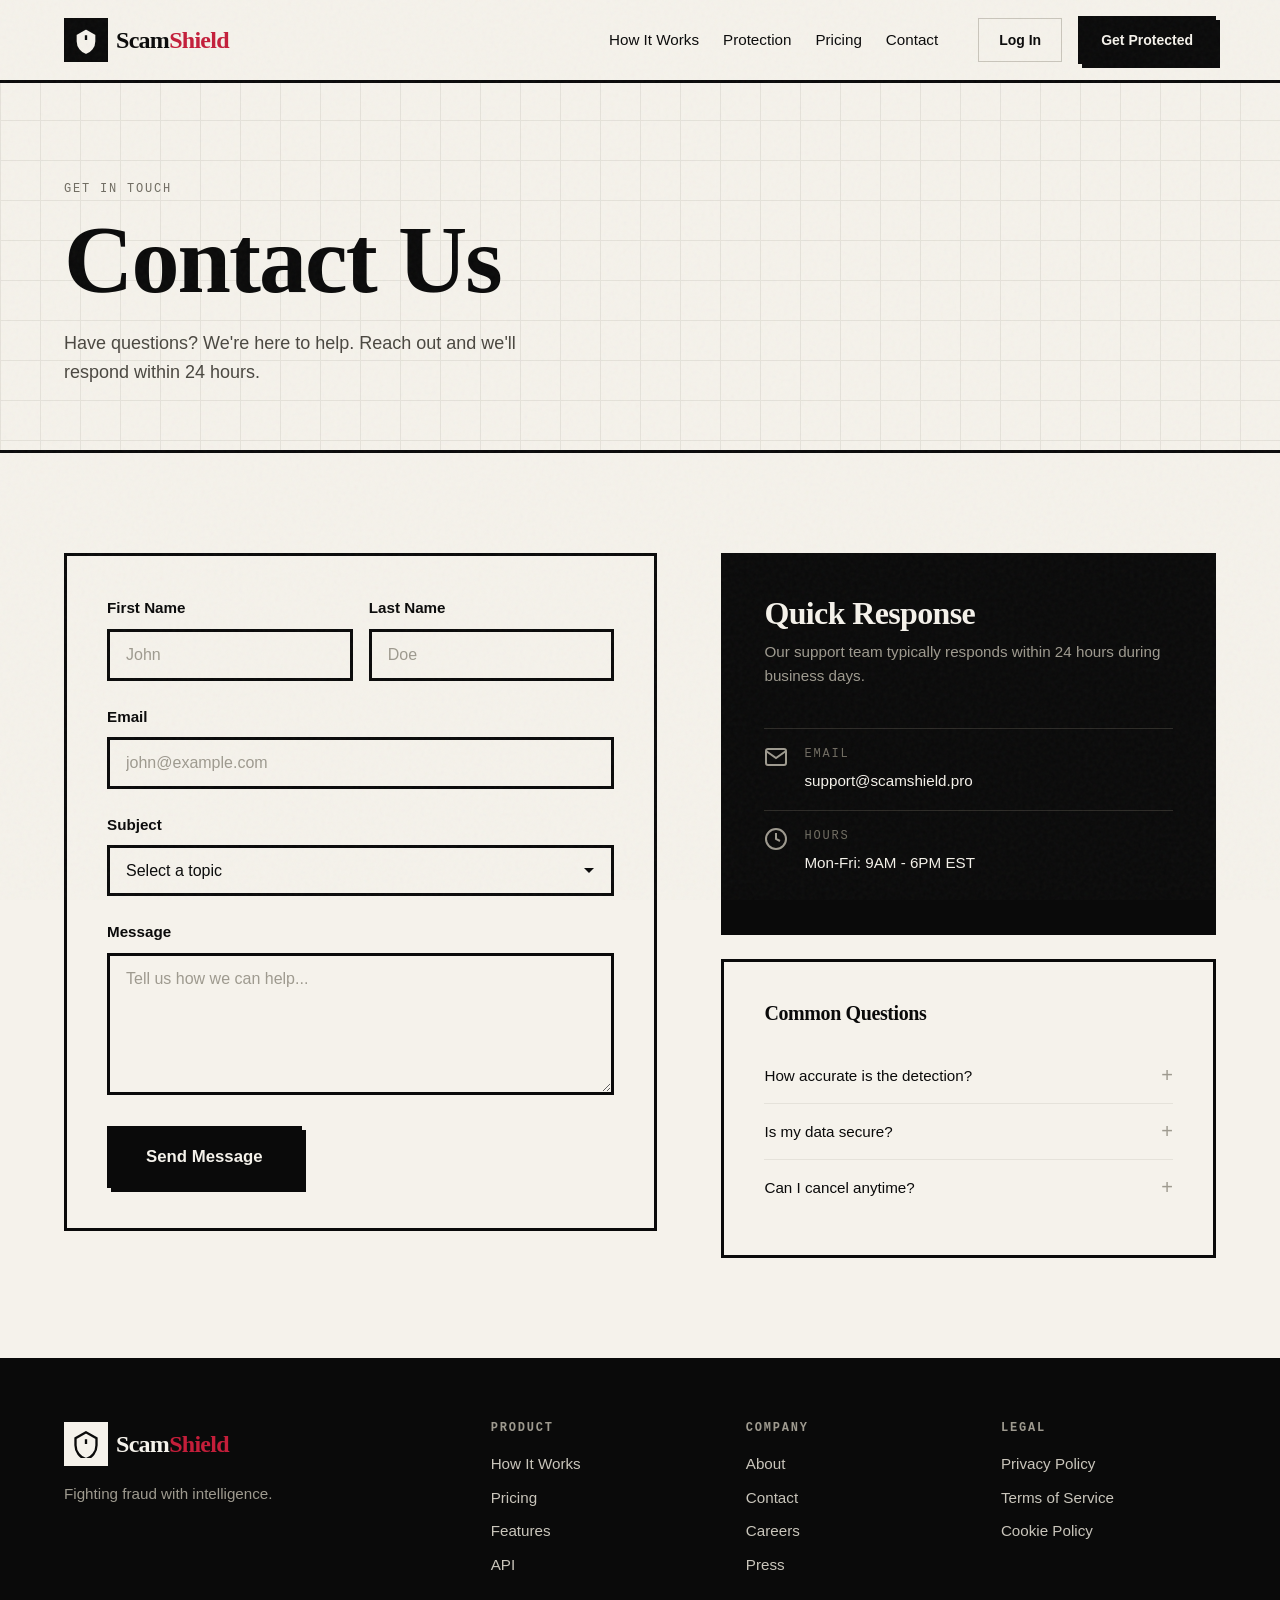
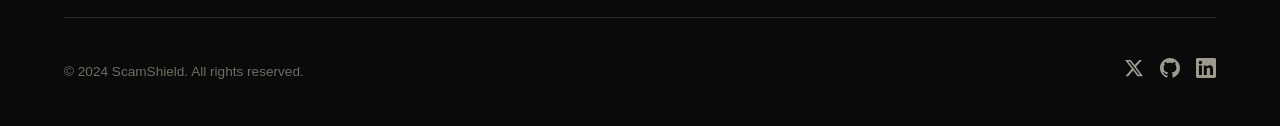
<file: public-deploy/contact.html>
<!DOCTYPE html>
<html lang="en">
<head>
  <meta charset="UTF-8">
  <meta name="viewport" content="width=device-width, initial-scale=1.0">
  <meta name="description" content="Contact ScamShield Pro - Get help with fraud protection">
  <title>Contact — ScamShield</title>
  
  <link rel="icon" type="image/svg+xml" href="./assets/favicon.svg">
  <link rel="stylesheet" href="./css/style.css">
  <link rel="stylesheet" href="./css/home.css">
  <link rel="stylesheet" href="./css/pages.css">
  <link rel="stylesheet" href="./css/responsive.css">
</head>
<body>
  <!-- Header -->
  <header class="site-header">
    <div class="container header-inner">
      <a href="index.html" class="logo">
        <div class="logo-mark">
          <svg viewBox="0 0 24 24" fill="none" stroke="currentColor" stroke-width="2">
            <path d="M12 2L3 7v6c0 5.5 3.8 10.7 9 12 5.2-1.3 9-6.5 9-12V7l-9-5z"/>
            <path d="M12 8v4M12 16h.01"/>
          </svg>
        </div>
        <span class="logo-text">Scam<span>Shield</span></span>
      </a>
      
      <nav class="main-nav">
        <ul class="nav-links">
          <li><a href="index.html#how-it-works" class="nav-link">How It Works</a></li>
          <li><a href="index.html#protection" class="nav-link">Protection</a></li>
          <li><a href="index.html#pricing" class="nav-link">Pricing</a></li>
          <li><a href="contact.html" class="nav-link">Contact</a></li>
        </ul>
        <div class="nav-actions">
          <a href="login.html" class="btn btn-ghost btn-sm">Log In</a>
          <a href="signup.html" class="btn btn-primary btn-sm">Get Protected</a>
        </div>
      </nav>
      
      <button class="menu-toggle" aria-label="Toggle menu">
        <span></span>
        <span></span>
        <span></span>
      </button>
    </div>
  </header>

  <main class="pt-header">
    <!-- Page Header -->
    <section class="page-header pattern-grid">
      <div class="container">
        <span class="text-label">Get In Touch</span>
        <h1>Contact Us</h1>
        <p>Have questions? We're here to help. Reach out and we'll respond within 24 hours.</p>
      </div>
    </section>

    <!-- Contact Content -->
    <section class="section">
      <div class="container">
        <div class="contact-grid">
          <!-- Contact Form -->
          <div class="contact-form-wrapper">
            <form id="contactForm" class="contact-form">
              <div class="form-row">
                <div class="form-group">
                  <label for="firstName" class="form-label">First Name</label>
                  <input type="text" id="firstName" class="form-input" placeholder="John" required>
                </div>
                <div class="form-group">
                  <label for="lastName" class="form-label">Last Name</label>
                  <input type="text" id="lastName" class="form-input" placeholder="Doe" required>
                </div>
              </div>
              
              <div class="form-group">
                <label for="email" class="form-label">Email</label>
                <input type="email" id="email" class="form-input" placeholder="john@example.com" required>
              </div>
              
              <div class="form-group">
                <label for="subject" class="form-label">Subject</label>
                <select id="subject" class="form-input form-select" required>
                  <option value="">Select a topic</option>
                  <option value="support">Technical Support</option>
                  <option value="billing">Billing Question</option>
                  <option value="enterprise">Enterprise Inquiry</option>
                  <option value="report">Report a Scam</option>
                  <option value="other">Other</option>
                </select>
              </div>
              
              <div class="form-group">
                <label for="message" class="form-label">Message</label>
                <textarea id="message" class="form-input" rows="6" placeholder="Tell us how we can help..." required></textarea>
              </div>
              
              <button type="submit" class="btn btn-primary btn-lg">
                <span class="btn-text">Send Message</span>
                <span class="btn-spinner spinner"></span>
              </button>
            </form>
          </div>
          
          <!-- Contact Info -->
          <div class="contact-info">
            <div class="info-card card card-dark">
              <h3>Quick Response</h3>
              <p>Our support team typically responds within 24 hours during business days.</p>
              
              <div class="info-item">
                <div class="info-icon">
                  <svg width="24" height="24" viewBox="0 0 24 24" fill="none" stroke="currentColor" stroke-width="2">
                    <path d="M4 4h16c1.1 0 2 .9 2 2v12c0 1.1-.9 2-2 2H4c-1.1 0-2-.9-2-2V6c0-1.1.9-2 2-2z"/>
                    <polyline points="22,6 12,13 2,6"/>
                  </svg>
                </div>
                <div>
                  <span class="text-mono text-label">Email</span>
                  <a href="mailto:support@scamshield.pro">support@scamshield.pro</a>
                </div>
              </div>
              
              <div class="info-item">
                <div class="info-icon">
                  <svg width="24" height="24" viewBox="0 0 24 24" fill="none" stroke="currentColor" stroke-width="2">
                    <circle cx="12" cy="12" r="10"/>
                    <polyline points="12 6 12 12 16 14"/>
                  </svg>
                </div>
                <div>
                  <span class="text-mono text-label">Hours</span>
                  <span>Mon-Fri: 9AM - 6PM EST</span>
                </div>
              </div>
            </div>
            
            <div class="faq-teaser card">
              <h4>Common Questions</h4>
              <ul class="faq-list">
                <li>
                  <button class="faq-trigger" onclick="toggleFaq(this)">
                    How accurate is the detection?
                    <span class="faq-icon">+</span>
                  </button>
                  <div class="faq-content">
                    <p>Our AI achieves 99.7% accuracy in identifying scams, trained on millions of real fraud cases.</p>
                  </div>
                </li>
                <li>
                  <button class="faq-trigger" onclick="toggleFaq(this)">
                    Is my data secure?
                    <span class="faq-icon">+</span>
                  </button>
                  <div class="faq-content">
                    <p>Yes. We use end-to-end encryption and never store the content of messages you analyze.</p>
                  </div>
                </li>
                <li>
                  <button class="faq-trigger" onclick="toggleFaq(this)">
                    Can I cancel anytime?
                    <span class="faq-icon">+</span>
                  </button>
                  <div class="faq-content">
                    <p>Absolutely. Cancel your subscription anytime with no questions asked.</p>
                  </div>
                </li>
              </ul>
            </div>
          </div>
        </div>
      </div>
    </section>
  </main>

  <!-- Footer -->
  <footer class="site-footer">
    <div class="container">
      <div class="footer-top">
        <div class="footer-brand">
          <a href="index.html" class="logo">
            <div class="logo-mark">
              <svg viewBox="0 0 24 24" fill="none" stroke="currentColor" stroke-width="2">
                <path d="M12 2L3 7v6c0 5.5 3.8 10.7 9 12 5.2-1.3 9-6.5 9-12V7l-9-5z"/>
                <path d="M12 8v4M12 16h.01"/>
              </svg>
            </div>
            <span class="logo-text">Scam<span>Shield</span></span>
          </a>
          <p>Fighting fraud with intelligence.</p>
        </div>
        
        <nav class="footer-nav">
          <div class="footer-col">
            <h4>Product</h4>
            <ul>
              <li><a href="index.html#how-it-works">How It Works</a></li>
              <li><a href="index.html#pricing">Pricing</a></li>
              <li><a href="index.html#protection">Features</a></li>
              <li><a href="#">API</a></li>
            </ul>
          </div>
          <div class="footer-col">
            <h4>Company</h4>
            <ul>
              <li><a href="#">About</a></li>
              <li><a href="contact.html">Contact</a></li>
              <li><a href="#">Careers</a></li>
              <li><a href="#">Press</a></li>
            </ul>
          </div>
          <div class="footer-col">
            <h4>Legal</h4>
            <ul>
              <li><a href="#">Privacy Policy</a></li>
              <li><a href="#">Terms of Service</a></li>
              <li><a href="#">Cookie Policy</a></li>
            </ul>
          </div>
        </nav>
      </div>
      
      <div class="footer-bottom">
        <p class="copyright">© 2024 ScamShield. All rights reserved.</p>
        <div class="footer-social">
          <a href="#" aria-label="Twitter">
            <svg width="20" height="20" viewBox="0 0 24 24" fill="currentColor">
              <path d="M18.244 2.25h3.308l-7.227 8.26 8.502 11.24H16.17l-5.214-6.817L4.99 21.75H1.68l7.73-8.835L1.254 2.25H8.08l4.713 6.231zm-1.161 17.52h1.833L7.084 4.126H5.117z"/>
            </svg>
          </a>
          <a href="#" aria-label="GitHub">
            <svg width="20" height="20" viewBox="0 0 24 24" fill="currentColor">
              <path d="M12 0c-6.626 0-12 5.373-12 12 0 5.302 3.438 9.8 8.207 11.387.599.111.793-.261.793-.577v-2.234c-3.338.726-4.033-1.416-4.033-1.416-.546-1.387-1.333-1.756-1.333-1.756-1.089-.745.083-.729.083-.729 1.205.084 1.839 1.237 1.839 1.237 1.07 1.834 2.807 1.304 3.492.997.107-.775.418-1.305.762-1.604-2.665-.305-5.467-1.334-5.467-5.931 0-1.311.469-2.381 1.236-3.221-.124-.303-.535-1.524.117-3.176 0 0 1.008-.322 3.301 1.23.957-.266 1.983-.399 3.003-.404 1.02.005 2.047.138 3.006.404 2.291-1.552 3.297-1.23 3.297-1.23.653 1.653.242 2.874.118 3.176.77.84 1.235 1.911 1.235 3.221 0 4.609-2.807 5.624-5.479 5.921.43.372.823 1.102.823 2.222v3.293c0 .319.192.694.801.576 4.765-1.589 8.199-6.086 8.199-11.386 0-6.627-5.373-12-12-12z"/>
            </svg>
          </a>
          <a href="#" aria-label="LinkedIn">
            <svg width="20" height="20" viewBox="0 0 24 24" fill="currentColor">
              <path d="M20.447 20.452h-3.554v-5.569c0-1.328-.027-3.037-1.852-3.037-1.853 0-2.136 1.445-2.136 2.939v5.667H9.351V9h3.414v1.561h.046c.477-.9 1.637-1.85 3.37-1.85 3.601 0 4.267 2.37 4.267 5.455v6.286zM5.337 7.433c-1.144 0-2.063-.926-2.063-2.065 0-1.138.92-2.063 2.063-2.063 1.14 0 2.064.925 2.064 2.063 0 1.139-.925 2.065-2.064 2.065zm1.782 13.019H3.555V9h3.564v11.452zM22.225 0H1.771C.792 0 0 .774 0 1.729v20.542C0 23.227.792 24 1.771 24h20.451C23.2 24 24 23.227 24 22.271V1.729C24 .774 23.2 0 22.222 0h.003z"/>
            </svg>
          </a>
        </div>
      </div>
    </div>
  </footer>

  <script src="./js/main.js"></script>
  <script>
    // Contact form submission
    document.getElementById('contactForm').addEventListener('submit', async function(e) {
      e.preventDefault();
      
      const btn = this.querySelector('button[type="submit"]');
      const originalBtnText = btn.innerHTML;
      btn.classList.add('loading');
      btn.disabled = true;
      
      // Gather form data
      const firstName = document.getElementById('firstName').value.trim();
      const lastName = document.getElementById('lastName').value.trim();
      const email = document.getElementById('email').value.trim();
      const subject = document.getElementById('subject').value;
      const message = document.getElementById('message').value.trim();
      
      try {
        const response = await fetch('http://localhost:8000/api/v1/contact/', {
          method: 'POST',
          headers: {
            'Content-Type': 'application/json'
          },
          body: JSON.stringify({
            first_name: firstName,
            last_name: lastName,
            email: email,
            subject: subject,
            message: message
          })
        });
        
        const data = await response.json();
        
        if (response.ok) {
          showToast(`Message sent! Ticket ID: ${data.ticket_id}. We'll get back to you soon.`, 'success');
          this.reset();
        } else {
          throw new Error(data.detail || 'Failed to send message');
        }
      } catch (error) {
        console.error('Contact form error:', error);
        showToast(error.message || 'Failed to send message. Please try again.', 'error');
      } finally {
        btn.classList.remove('loading');
        btn.disabled = false;
      }
    });
    
    // FAQ toggle
    function toggleFaq(trigger) {
      const item = trigger.parentElement;
      const isOpen = item.classList.contains('open');
      
      // Close all
      document.querySelectorAll('.faq-list li').forEach(li => {
        li.classList.remove('open');
      });
      
      // Open clicked if it was closed
      if (!isOpen) {
        item.classList.add('open');
      }
    }
  </script>
</body>
</html>
</file>
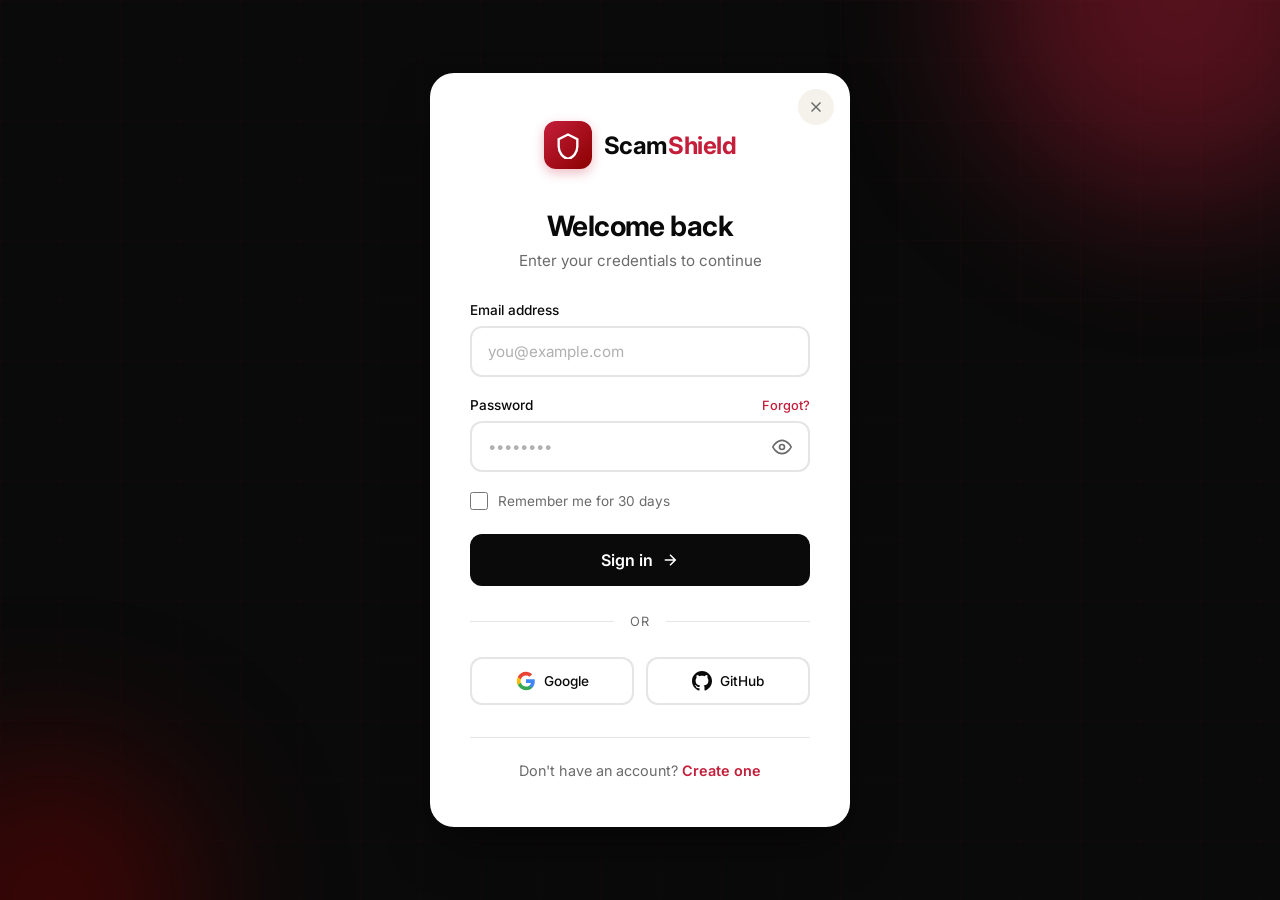
<file: public-deploy/dashboard.html>
<!DOCTYPE html>
<html lang="en">
<head>
  <meta charset="UTF-8">
  <meta name="viewport" content="width=device-width, initial-scale=1.0">
  <title>Dashboard — ScamShield Pro</title>
  <link rel="icon" href="./assets/favicon.svg" type="image/svg+xml">
  <link rel="stylesheet" href="./css/style.css">
  <link rel="stylesheet" href="./css/dashboard.css">
  <link rel="stylesheet" href="./css/responsive.css">
</head>
<body class="dashboard-body">
  
  <!-- Quick Scan Modal -->
  <div class="modal-overlay" id="quickScanModal">
    <div class="modal-content quick-scan-modal">
      <button class="modal-close" onclick="closeQuickScan()">&times;</button>
      <h3>⚡ Quick Scan</h3>
      <textarea id="quickScanInput" placeholder="Paste any suspicious content..."></textarea>
      <button class="btn btn-primary btn-full" onclick="quickScan()">Analyze Now</button>
    </div>
  </div>

  <div class="dashboard-layout">
    <!-- Sidebar -->
    <aside class="sidebar" id="sidebar">
      <div class="sidebar-header">
        <a href="./index.html" class="logo">
          <div class="logo-mark">
            <svg viewBox="0 0 24 24" fill="none" stroke-width="2" stroke-linecap="round">
              <path d="M12 3L4 7v6c0 5.5 3.5 10 8 11 4.5-1 8-5.5 8-11V7l-8-4z" stroke="white"/>
              <circle cx="12" cy="12" r="2.5" fill="white" stroke="none"/>
            </svg>
          </div>
          <span class="logo-text">ScamShield</span>
        </a>
      </div>
      
      <nav class="sidebar-nav">
        <div class="nav-section">
          <span class="nav-section-title">Command Center</span>
          <a href="#" class="sidebar-link active" data-view="dashboard">
            <svg viewBox="0 0 24 24" fill="none" stroke="currentColor" stroke-width="2">
              <circle cx="12" cy="12" r="3"/>
              <circle cx="12" cy="12" r="8" stroke-dasharray="4 2"/>
              <line x1="12" y1="2" x2="12" y2="4"/>
              <line x1="12" y1="20" x2="12" y2="22"/>
              <line x1="2" y1="12" x2="4" y2="12"/>
              <line x1="20" y1="12" x2="22" y2="12"/>
            </svg>
            Command Center
          </a>
          <a href="#" class="sidebar-link" data-view="xray">
            <svg viewBox="0 0 24 24" fill="none" stroke="currentColor" stroke-width="2">
              <rect x="2" y="3" width="20" height="18" rx="2"/>
              <line x1="2" y1="12" x2="22" y2="12" stroke-dasharray="4 2"/>
              <circle cx="12" cy="12" r="4"/>
            </svg>
            X-Ray Scanner
            <span class="nav-glow"></span>
          </a>
          <a href="#" class="sidebar-link" data-view="timeline">
            <svg viewBox="0 0 24 24" fill="none" stroke="currentColor" stroke-width="2">
              <path d="M3 12a9 9 0 109-9"/>
              <polyline points="12 7 12 12 15 15"/>
              <polyline points="3 3 3 9 9 9"/>
            </svg>
            Timeline
          </a>
        </div>
        
        <div class="nav-section">
          <span class="nav-section-title">Developer</span>
          <a href="#" class="sidebar-link" data-view="api">
            <svg viewBox="0 0 24 24" fill="none" stroke="currentColor" stroke-width="2">
              <path d="M21 2l-2 2m-7.61 7.61a5.5 5.5 0 1 1-7.778 7.778 5.5 5.5 0 0 1 7.777-7.777zm0 0L15.5 7.5m0 0l3 3L22 7l-3-3m-3.5 3.5L19 4"/>
            </svg>
            API Keys
          </a>
          <a href="#" class="sidebar-link" data-view="playground">
            <svg viewBox="0 0 24 24" fill="none" stroke="currentColor" stroke-width="2">
              <polygon points="5 3 19 12 5 21 5 3"/>
            </svg>
            API Playground
          </a>
          <a href="#" class="sidebar-link" data-view="logs">
            <svg viewBox="0 0 24 24" fill="none" stroke="currentColor" stroke-width="2">
              <path d="M14 2H6a2 2 0 00-2 2v16a2 2 0 002 2h12a2 2 0 002-2V8z"/>
              <polyline points="14 2 14 8 20 8"/>
              <line x1="16" y1="13" x2="8" y2="13"/>
              <line x1="16" y1="17" x2="8" y2="17"/>
              <line x1="10" y1="9" x2="8" y2="9"/>
            </svg>
            Request Logs
          </a>
          <a href="#" class="sidebar-link" data-view="webhooks">
            <svg viewBox="0 0 24 24" fill="none" stroke="currentColor" stroke-width="2">
              <path d="M18 16.98h-5.99c-1.1 0-1.95.68-2.95 1.76C8 19.83 6 21 4 21c-1.1 0-2-.9-2-2s.9-2 2-2c1 0 1.8.3 2.5.83l4.48-4.48"/>
              <circle cx="18" cy="5" r="3"/>
              <circle cx="6" cy="12" r="3"/>
              <circle cx="18" cy="19" r="3"/>
              <line x1="8.59" y1="13.51" x2="15.42" y2="17.49"/>
              <line x1="15.41" y1="6.51" x2="8.59" y2="10.49"/>
            </svg>
            Webhooks
          </a>
          <a href="#" class="sidebar-link" data-view="docs">
            <svg viewBox="0 0 24 24" fill="none" stroke="currentColor" stroke-width="2">
              <path d="M14 2H6a2 2 0 00-2 2v16a2 2 0 002 2h12a2 2 0 002-2V8z"/>
              <polyline points="14 2 14 8 20 8"/>
              <line x1="16" y1="13" x2="8" y2="13"/>
              <line x1="16" y1="17" x2="8" y2="17"/>
              <polyline points="10 9 9 9 8 9"/>
            </svg>
            Documentation
          </a>
        </div>
        
        <div class="nav-section">
          <span class="nav-section-title">System</span>
          <a href="#" class="sidebar-link" data-view="settings">
            <svg viewBox="0 0 24 24" fill="none" stroke="currentColor" stroke-width="2">
              <circle cx="12" cy="12" r="3"/>
              <path d="M12 1v2M12 21v2M4.22 4.22l1.42 1.42M18.36 18.36l1.42 1.42M1 12h2M21 12h2M4.22 19.78l1.42-1.42M18.36 5.64l1.42-1.42"/>
            </svg>
            Settings
          </a>
        </div>
      </nav>
      
      <div class="sidebar-footer">
        <div class="user-card">
          <div class="user-avatar" id="userInitials">U</div>
          <div class="user-info">
            <span class="user-name" id="userName">Agent</span>
            <span class="user-role">Pro Shield</span>
          </div>
          <button onclick="logout()" class="logout-btn" title="Logout">
            <svg viewBox="0 0 24 24" fill="none" stroke="currentColor" stroke-width="2">
              <path d="M9 21H5a2 2 0 01-2-2V5a2 2 0 012-2h4"/>
              <polyline points="16 17 21 12 16 7"/>
              <line x1="21" y1="12" x2="9" y2="12"/>
            </svg>
          </button>
        </div>
      </div>
    </aside>
    
    <!-- Mobile Sidebar Overlay -->
    <div class="sidebar-overlay" id="sidebarOverlay" onclick="toggleMobileSidebar()"></div>
    
    <!-- Mobile Sidebar Toggle Button -->
    <button class="mobile-sidebar-toggle" id="mobileSidebarToggle" onclick="toggleMobileSidebar()" aria-label="Toggle menu">
      <svg viewBox="0 0 24 24" fill="none" stroke="currentColor" stroke-width="2">
        <line x1="3" y1="12" x2="21" y2="12"/>
        <line x1="3" y1="6" x2="21" y2="6"/>
        <line x1="3" y1="18" x2="21" y2="18"/>
      </svg>
    </button>
    
    <!-- Main Content -->
    <main class="dashboard-main">
      
      <!-- ================================
           VIEW: COMMAND CENTER
      ================================= -->
      <section class="view active" id="view-dashboard">
        <!-- Hero Status -->
        <div class="command-hero">
          <div class="hero-shield">
            <div class="shield-container">
              <!-- Radar Eye Scanner -->
              <svg class="shield-svg" viewBox="0 0 120 120">
                <defs>
                  <linearGradient id="radarGrad" x1="0%" y1="0%" x2="100%" y2="100%">
                    <stop offset="0%" style="stop-color:#C41E3A"/>
                    <stop offset="100%" style="stop-color:#8B0000"/>
                  </linearGradient>
                  <filter id="glow">
                    <feGaussianBlur stdDeviation="3" result="coloredBlur"/>
                    <feMerge>
                      <feMergeNode in="coloredBlur"/>
                      <feMergeNode in="SourceGraphic"/>
                    </feMerge>
                  </filter>
                </defs>
                
                <!-- Outer Ring -->
                <circle cx="60" cy="60" r="55" fill="none" stroke="#0A0A0A" stroke-width="4"/>
                <circle cx="60" cy="60" r="55" fill="none" stroke="url(#radarGrad)" stroke-width="2" stroke-dasharray="8 4" class="radar-outer"/>
                
                <!-- Middle Rings -->
                <circle cx="60" cy="60" r="42" fill="none" stroke="rgba(196,30,58,0.3)" stroke-width="1"/>
                <circle cx="60" cy="60" r="28" fill="none" stroke="rgba(196,30,58,0.4)" stroke-width="1"/>
                <circle cx="60" cy="60" r="14" fill="none" stroke="rgba(196,30,58,0.5)" stroke-width="1"/>
                
                <!-- Radar Sweep -->
                <path class="radar-sweep" d="M60 60 L60 5 A55 55 0 0 1 105 35 Z" fill="url(#radarGrad)" opacity="0.4" filter="url(#glow)"/>
                
                <!-- Center Eye -->
                <circle cx="60" cy="60" r="8" fill="#0A0A0A" stroke="#C41E3A" stroke-width="2"/>
                <circle cx="60" cy="60" r="4" fill="#C41E3A" class="radar-pulse"/>
                
                <!-- Crosshairs -->
                <line x1="60" y1="12" x2="60" y2="38" stroke="#C41E3A" stroke-width="2" opacity="0.6"/>
                <line x1="60" y1="82" x2="60" y2="108" stroke="#C41E3A" stroke-width="2" opacity="0.6"/>
                <line x1="12" y1="60" x2="38" y2="60" stroke="#C41E3A" stroke-width="2" opacity="0.6"/>
                <line x1="82" y1="60" x2="108" y2="60" stroke="#C41E3A" stroke-width="2" opacity="0.6"/>
                
                <!-- Corner Brackets -->
                <path d="M18 35 L18 18 L35 18" fill="none" stroke="#C41E3A" stroke-width="2"/>
                <path d="M85 18 L102 18 L102 35" fill="none" stroke="#C41E3A" stroke-width="2"/>
                <path d="M102 85 L102 102 L85 102" fill="none" stroke="#C41E3A" stroke-width="2"/>
                <path d="M35 102 L18 102 L18 85" fill="none" stroke="#C41E3A" stroke-width="2"/>
                
                <!-- Status Check (when secure) -->
                <path class="shield-check" d="M45 60 L55 70 L78 47" fill="none" stroke="#F5F2EB" stroke-width="4" stroke-linecap="round" stroke-linejoin="round"/>
              </svg>
              <div class="shield-glow"></div>
            </div>
          </div>
          <div class="hero-content">
            <div class="status-label safe">SECURE</div>
            <h1>All Systems Operational</h1>
            <p>ScamShield is actively protecting you. No threats detected in the last 24 hours.</p>
            <div class="hero-stats">
              <div class="hero-stat">
                <span class="stat-num" data-target="47">0</span>
                <span class="stat-label">Days Protected</span>
              </div>
              <div class="hero-stat">
                <span class="stat-num" data-target="892">0</span>
                <span class="stat-label">Threats Blocked</span>
              </div>
              <div class="hero-stat">
                <span class="stat-num" data-target="99" data-suffix="%">0</span>
                <span class="stat-label">Accuracy</span>
              </div>
            </div>
          </div>
          <div class="hero-actions">
            <button class="action-card primary" onclick="switchView('xray')">
              <div class="action-icon">
                <svg viewBox="0 0 24 24" fill="none" stroke="currentColor" stroke-width="2">
                  <rect x="2" y="3" width="20" height="18" rx="2"/>
                  <circle cx="12" cy="12" r="4"/>
                </svg>
              </div>
              <div class="action-text">
                <span class="action-title">X-Ray Scanner</span>
                <span class="action-desc">Analyze suspicious content</span>
              </div>
            </button>
            <button class="action-card" onclick="switchView('evidence')">
              <div class="action-icon">
                <svg viewBox="0 0 24 24" fill="none" stroke="currentColor" stroke-width="2">
                  <path d="M10.29 3.86L1.82 18a2 2 0 001.71 3h16.94a2 2 0 001.71-3L13.71 3.86a2 2 0 00-3.42 0z"/>
                </svg>
              </div>
              <div class="action-text">
                <span class="action-title">Evidence Board</span>
                <span class="action-desc">7 threats captured</span>
              </div>
            </button>
          </div>
        </div>
        
        <!-- Bento Grid -->
        <div class="bento-grid">
          <!-- Live Feed -->
          <div class="bento-card bento-large">
            <div class="bento-header">
              <span class="live-indicator"></span>
              <h3>Live Activity Feed</h3>
              <button class="btn-ghost" onclick="switchView('timeline')">View All</button>
            </div>
            <div class="activity-feed" id="activityFeed">
              <!-- Populated by JS -->
            </div>
          </div>
          
          <!-- Threat Radar -->
          <div class="bento-card bento-medium">
            <div class="bento-header">
              <h3>Threat Radar</h3>
            </div>
            <div class="radar-display">
              <div class="radar-circle">
                <div class="radar-sweep"></div>
                <div class="radar-rings">
                  <div class="radar-ring"></div>
                  <div class="radar-ring"></div>
                  <div class="radar-ring"></div>
                </div>
                <div class="radar-blips" id="radarBlips">
                  <!-- Populated by JS -->
                </div>
                <div class="radar-center">
                  <span id="threatCount">7</span>
                </div>
              </div>
            </div>
            <div class="radar-legend">
              <span class="legend-dot phishing"></span>Phishing
              <span class="legend-dot lottery"></span>Lottery
              <span class="legend-dot romance"></span>Romance
            </div>
          </div>
          
          <!-- Protection Score -->
          <div class="bento-card bento-small">
            <div class="score-display">
              <svg class="score-ring" viewBox="0 0 100 100">
                <circle class="score-track" cx="50" cy="50" r="40"/>
                <circle class="score-progress" cx="50" cy="50" r="40"/>
              </svg>
              <div class="score-center">
                <span class="score-value" data-target="92">0</span>
              </div>
            </div>
            <span class="score-label">Protection Score</span>
          </div>
          
          <!-- Quick Stats -->
          <div class="bento-card bento-small stats-card">
            <div class="quick-stat">
              <span class="qs-icon safe">✓</span>
              <span class="qs-value" data-target="247">0</span>
              <span class="qs-label">Scans</span>
            </div>
            <div class="quick-stat">
              <span class="qs-icon danger">!</span>
              <span class="qs-value" data-target="32">0</span>
              <span class="qs-label">Blocked</span>
            </div>
          </div>
          
          <!-- Threat Types -->
          <div class="bento-card bento-wide">
            <div class="bento-header">
              <h3>Threat Breakdown</h3>
              <span class="time-badge">This Week</span>
            </div>
            <div class="threat-bars">
              <div class="threat-bar">
                <span class="tb-icon">🎣</span>
                <span class="tb-name">Phishing</span>
                <div class="tb-track"><div class="tb-fill phishing" style="--w:44"></div></div>
                <span class="tb-count">14</span>
              </div>
              <div class="threat-bar">
                <span class="tb-icon">🎰</span>
                <span class="tb-name">Lottery</span>
                <div class="tb-track"><div class="tb-fill lottery" style="--w:28"></div></div>
                <span class="tb-count">9</span>
              </div>
              <div class="threat-bar">
                <span class="tb-icon">💔</span>
                <span class="tb-name">Romance</span>
                <div class="tb-track"><div class="tb-fill romance" style="--w:16"></div></div>
                <span class="tb-count">5</span>
              </div>
              <div class="threat-bar">
                <span class="tb-icon">🖥️</span>
                <span class="tb-name">Tech</span>
                <div class="tb-track"><div class="tb-fill tech" style="--w:12"></div></div>
                <span class="tb-count">4</span>
              </div>
            </div>
          </div>
        </div>
      </section>
      
      <!-- ================================
           VIEW: X-RAY SCANNER
      ================================= -->
      <section class="view" id="view-xray">
        <div class="xray-page">
          <div class="xray-header">
            <h1>X-Ray Scanner</h1>
            <p>Expose the hidden truth in any message</p>
          </div>
          
          <div class="xray-machine" id="xrayMachine">
            <!-- Input State -->
            <div class="xray-input-state" id="xrayInputState">
              <div class="machine-frame">
                <div class="machine-screen">
                  <textarea id="xrayInput" placeholder="Paste suspicious content here...

Example: 'Congratulations! You've won $1,000,000 in our international lottery. Click here immediately to claim your prize. We need your bank account details for the wire transfer.'"></textarea>
                </div>
                <div class="machine-controls">
                  <div class="control-group">
                    <label class="control-checkbox">
                      <input type="checkbox" id="deepScan" checked>
                      <span>Deep Analysis</span>
                    </label>
                  </div>
                  <button class="scan-button" id="startScanBtn">
                    <span class="scan-text">INITIATE SCAN</span>
                    <span class="scan-icon">
                      <svg viewBox="0 0 24 24" fill="none" stroke="currentColor" stroke-width="2">
                        <path d="M12 3L4 7v6c0 5.5 3.5 10 8 11 4.5-1 8-5.5 8-11V7l-8-4z"/>
                      </svg>
                    </span>
                  </button>
                </div>
              </div>
            </div>
            
            <!-- Scanning State -->
            <div class="xray-scanning-state hidden" id="xrayScanningState">
              <div class="scanner-display">
                <div class="scanner-text" id="scannerTextDisplay"></div>
                <div class="scanner-beam"></div>
              </div>
              <div class="scan-progress">
                <div class="progress-steps">
                  <div class="step" data-step="1">Analyzing patterns</div>
                  <div class="step" data-step="2">Checking reputation</div>
                  <div class="step" data-step="3">Detecting tactics</div>
                  <div class="step" data-step="4">Scanning links</div>
                  <div class="step" data-step="5">Generating report</div>
                </div>
                <div class="progress-bar"><div class="progress-fill"></div></div>
              </div>
            </div>
            
            <!-- Result State - Split View -->
            <div class="xray-result-state hidden" id="xrayResultState">
              <div class="split-container">
                <!-- Scammer's Version -->
                <div class="split-panel panel-scammer">
                  <div class="panel-label">
                    <span class="label-icon">🎭</span>
                    What They Want You to See
                  </div>
                  <div class="panel-content" id="scammerContent"></div>
                </div>
                
                <!-- Reveal Slider -->
                <div class="reveal-slider" id="revealSlider">
                  <div class="slider-track">
                    <div class="slider-handle" id="sliderHandle">
                      <svg viewBox="0 0 24 24" fill="none" stroke="currentColor" stroke-width="2">
                        <polyline points="9 18 15 12 9 6"/>
                      </svg>
                      <span>REVEAL</span>
                      <svg viewBox="0 0 24 24" fill="none" stroke="currentColor" stroke-width="2">
                        <polyline points="15 18 9 12 15 6"/>
                      </svg>
                    </div>
                  </div>
                </div>
                
                <!-- Truth Version -->
                <div class="split-panel panel-truth">
                  <div class="panel-label">
                    <span class="label-icon">🔍</span>
                    The Truth Revealed
                  </div>
                  <div class="panel-content" id="truthContent"></div>
                </div>
              </div>
              
              <!-- Verdict -->
              <div class="verdict-section" id="verdictSection">
                <div class="verdict-stamp" id="verdictStamp">
                  <span>SCAM</span>
                </div>
                <div class="verdict-details">
                  <div class="verdict-row">
                    <span class="vd-label">Risk Level</span>
                    <div class="risk-bar">
                      <div class="risk-fill" id="riskFill"></div>
                      <span class="risk-value" id="riskValue">0%</span>
                    </div>
                  </div>
                  <div class="verdict-row">
                    <span class="vd-label">Type</span>
                    <span class="vd-value" id="scamTypeValue">—</span>
                  </div>
                  <div class="verdict-row">
                    <span class="vd-label">Tactics Used</span>
                    <div class="tactics-chips" id="tacticsChips"></div>
                  </div>
                </div>
                <div class="verdict-analysis" id="verdictAnalysis"></div>
                <div class="verdict-actions">
                  <button class="btn btn-outline" onclick="resetXray()">Scan Another</button>
                  <button class="btn btn-danger" onclick="reportThreat()">Report Threat</button>
                </div>
              </div>
            </div>
          </div>
        </div>
      </section>
      
      <!-- ================================
           VIEW: TIMELINE
      ================================= -->
      <section class="view" id="view-timeline">
        <div class="view-header">
          <h1>Activity Timeline</h1>
          <p>Your protection history</p>
        </div>
        
        <div class="timeline-controls">
          <div class="filter-pills">
            <button class="pill active" data-filter="all">All</button>
            <button class="pill" data-filter="threat">Threats</button>
            <button class="pill" data-filter="safe">Safe</button>
          </div>
          <div class="search-box">
            <svg viewBox="0 0 24 24" fill="none" stroke="currentColor" stroke-width="2">
              <circle cx="11" cy="11" r="8"/>
              <line x1="21" y1="21" x2="16.65" y2="16.65"/>
            </svg>
            <input type="text" placeholder="Search..." id="timelineSearch">
          </div>
        </div>
        
        <div class="timeline-feed" id="timelineFeed">
          <!-- Populated by JS -->
        </div>
      </section>
      
      <!-- ================================
           VIEW: EVIDENCE BOARD
      ================================= -->
      <section class="view" id="view-evidence">
        <div class="view-header">
          <h1>Evidence Board</h1>
          <p>Connect the dots between threats</p>
        </div>
        
        <div class="evidence-container">
          <div class="cork-board" id="corkBoard">
            <!-- Polaroid-style threat cards populated by JS -->
          </div>
        </div>
      </section>
      
      <!-- ================================
           VIEW: ANALYTICS
      ================================= -->
      <section class="view" id="view-analytics">
        <div class="view-header">
          <h1>Threat Intelligence</h1>
          <p>Insights and patterns</p>
        </div>
        
        <div class="analytics-grid">
          <div class="analytics-card card-wide">
            <h3>Weekly Threat Activity</h3>
            <div class="chart-bars">
              <div class="chart-bar" style="--h:35"><span class="bar-val">12</span><span class="bar-label">Mon</span></div>
              <div class="chart-bar" style="--h:55"><span class="bar-val">18</span><span class="bar-label">Tue</span></div>
              <div class="chart-bar" style="--h:45"><span class="bar-val">15</span><span class="bar-label">Wed</span></div>
              <div class="chart-bar" style="--h:80"><span class="bar-val">27</span><span class="bar-label">Thu</span></div>
              <div class="chart-bar" style="--h:60"><span class="bar-val">20</span><span class="bar-label">Fri</span></div>
              <div class="chart-bar" style="--h:40"><span class="bar-val">13</span><span class="bar-label">Sat</span></div>
              <div class="chart-bar" style="--h:25"><span class="bar-val">8</span><span class="bar-label">Sun</span></div>
            </div>
          </div>
          
          <div class="analytics-card">
            <h3>Accuracy Rate</h3>
            <div class="donut-chart">
              <svg viewBox="0 0 100 100">
                <circle class="donut-bg" cx="50" cy="50" r="40"/>
                <circle class="donut-fill" cx="50" cy="50" r="40"/>
              </svg>
              <div class="donut-center">
                <span class="donut-value">99.2%</span>
                <span class="donut-label">Accurate</span>
              </div>
            </div>
          </div>
          
          <div class="analytics-card">
            <h3>Top Sources</h3>
            <div class="source-bars">
              <div class="source-bar"><span class="src-icon">📧</span><span class="src-name">Email</span><div class="src-track"><div class="src-fill" style="--w:67"></div></div><span class="src-pct">67%</span></div>
              <div class="source-bar"><span class="src-icon">📱</span><span class="src-name">SMS</span><div class="src-track"><div class="src-fill" style="--w:21"></div></div><span class="src-pct">21%</span></div>
              <div class="source-bar"><span class="src-icon">💬</span><span class="src-name">Chat</span><div class="src-track"><div class="src-fill" style="--w:12"></div></div><span class="src-pct">12%</span></div>
            </div>
          </div>
        </div>
      </section>
      
      <!-- ================================
           VIEW: API & INTEGRATIONS
      ================================= -->
      <section class="view" id="view-api">
        <div class="view-header">
          <h1>API Keys</h1>
          <p>Manage your API keys and access</p>
        </div>
        
        <div class="api-keys-page">
          <!-- Create New Key Section -->
          <div class="api-keys-create">
            <h3>Create New API Key</h3>
            <div class="create-key-form">
              <div class="form-row">
                <div class="form-group">
                  <label>Key Label</label>
                  <input type="text" id="newKeyLabel" placeholder="e.g., Production, Development, Testing" class="form-input">
                </div>
                <div class="form-group">
                  <label>Environment</label>
                  <select id="newKeyEnv" class="form-input">
                    <option value="production">Production (sk_live_)</option>
                    <option value="test">Test (sk_test_)</option>
                  </select>
                </div>
              </div>
              <div class="form-row">
                <div class="form-group">
                  <label>Permissions</label>
                  <div class="permissions-grid">
                    <label class="permission-checkbox">
                      <input type="checkbox" checked>
                      <span>scan:read</span>
                    </label>
                    <label class="permission-checkbox">
                      <input type="checkbox" checked>
                      <span>scan:write</span>
                    </label>
                    <label class="permission-checkbox">
                      <input type="checkbox" checked>
                      <span>threats:read</span>
                    </label>
                    <label class="permission-checkbox">
                      <input type="checkbox">
                      <span>webhooks:manage</span>
                    </label>
                  </div>
                </div>
                <div class="form-group">
                  <label>Expiration</label>
                  <select id="newKeyExpiration" class="form-input">
                    <option value="never">Never expires</option>
                    <option value="30">30 days</option>
                    <option value="90">90 days</option>
                    <option value="365">1 year</option>
                  </select>
                </div>
              </div>
              <button class="btn btn-primary" onclick="createNewApiKey()">
                <svg viewBox="0 0 24 24" fill="none" stroke="currentColor" stroke-width="2">
                  <line x1="12" y1="5" x2="12" y2="19"/>
                  <line x1="5" y1="12" x2="19" y2="12"/>
                </svg>
                Create API Key
              </button>
            </div>
          </div>
          
          <!-- Active API Keys List -->
          <div class="api-keys-list">
            <div class="api-keys-header">
              <h3>Your API Keys</h3>
              <span class="keys-count" id="apiKeysCount">2 keys</span>
            </div>
            
            <div class="keys-table-container">
              <table class="keys-table">
                <thead>
                  <tr>
                    <th>Label</th>
                    <th>Key</th>
                    <th>Environment</th>
                    <th>Permissions</th>
                    <th>Usage</th>
                    <th>Created</th>
                    <th>Actions</th>
                  </tr>
                </thead>
                <tbody id="apiKeysTableBody">
                  <tr>
                    <td>
                      <div class="key-label-cell">
                        <span class="key-name">Production App</span>
                        <span class="key-primary-badge">PRIMARY</span>
                      </div>
                    </td>
                    <td>
                      <div class="key-display">
                        <code class="key-value" id="key1Value">sk_live_••••••••3f8a</code>
                        <button class="btn-icon btn-tiny" onclick="toggleKeyVisibility(1)" title="Show">
                          <svg viewBox="0 0 24 24" fill="none" stroke="currentColor" stroke-width="2">
                            <path d="M1 12s4-8 11-8 11 8 11 8-4 8-11 8-11-8-11-8z"/>
                            <circle cx="12" cy="12" r="3"/>
                          </svg>
                        </button>
                        <button class="btn-icon btn-tiny" onclick="copyKey(1)" title="Copy">
                          <svg viewBox="0 0 24 24" fill="none" stroke="currentColor" stroke-width="2">
                            <rect x="9" y="9" width="13" height="13" rx="2"/>
                            <path d="M5 15H4a2 2 0 01-2-2V4a2 2 0 012-2h9a2 2 0 012 2v1"/>
                          </svg>
                        </button>
                      </div>
                    </td>
                    <td><span class="env-badge live">Live</span></td>
                    <td>
                      <div class="permissions-badges">
                        <span class="perm-badge">scan:read</span>
                        <span class="perm-badge">scan:write</span>
                        <span class="perm-more">+1</span>
                      </div>
                    </td>
                    <td>
                      <div class="usage-cell">
                        <span class="usage-count">2,847</span>
                        <div class="usage-mini-bar">
                          <div class="usage-mini-fill" style="width: 28%"></div>
                        </div>
                      </div>
                    </td>
                    <td class="date-cell">Jan 15, 2026</td>
                    <td>
                      <div class="key-actions">
                        <button class="btn-icon" onclick="editKey(1)" title="Edit">
                          <svg viewBox="0 0 24 24" fill="none" stroke="currentColor" stroke-width="2">
                            <path d="M11 4H4a2 2 0 00-2 2v14a2 2 0 002 2h14a2 2 0 002-2v-7"/>
                            <path d="M18.5 2.5a2.121 2.121 0 013 3L12 15l-4 1 1-4 9.5-9.5z"/>
                          </svg>
                        </button>
                        <button class="btn-icon danger" onclick="revokeKey(1)" title="Revoke">
                          <svg viewBox="0 0 24 24" fill="none" stroke="currentColor" stroke-width="2">
                            <circle cx="12" cy="12" r="10"/>
                            <line x1="15" y1="9" x2="9" y2="15"/>
                            <line x1="9" y1="9" x2="15" y2="15"/>
                          </svg>
                        </button>
                      </div>
                    </td>
                  </tr>
                  <tr>
                    <td>
                      <div class="key-label-cell">
                        <span class="key-name">Development</span>
                      </div>
                    </td>
                    <td>
                      <div class="key-display">
                        <code class="key-value" id="key2Value">sk_test_••••••••9c2b</code>
                        <button class="btn-icon btn-tiny" onclick="toggleKeyVisibility(2)" title="Show">
                          <svg viewBox="0 0 24 24" fill="none" stroke="currentColor" stroke-width="2">
                            <path d="M1 12s4-8 11-8 11 8 11 8-4 8-11 8-11-8-11-8z"/>
                            <circle cx="12" cy="12" r="3"/>
                          </svg>
                        </button>
                        <button class="btn-icon btn-tiny" onclick="copyKey(2)" title="Copy">
                          <svg viewBox="0 0 24 24" fill="none" stroke="currentColor" stroke-width="2">
                            <rect x="9" y="9" width="13" height="13" rx="2"/>
                            <path d="M5 15H4a2 2 0 01-2-2V4a2 2 0 012-2h9a2 2 0 012 2v1"/>
                          </svg>
                        </button>
                      </div>
                    </td>
                    <td><span class="env-badge test">Test</span></td>
                    <td>
                      <div class="permissions-badges">
                        <span class="perm-badge">scan:read</span>
                        <span class="perm-badge">scan:write</span>
                      </div>
                    </td>
                    <td>
                      <div class="usage-cell">
                        <span class="usage-count">156</span>
                        <div class="usage-mini-bar">
                          <div class="usage-mini-fill" style="width: 2%"></div>
                        </div>
                      </div>
                    </td>
                    <td class="date-cell">Jan 28, 2026</td>
                    <td>
                      <div class="key-actions">
                        <button class="btn-icon" onclick="editKey(2)" title="Edit">
                          <svg viewBox="0 0 24 24" fill="none" stroke="currentColor" stroke-width="2">
                            <path d="M11 4H4a2 2 0 00-2 2v14a2 2 0 002 2h14a2 2 0 002-2v-7"/>
                            <path d="M18.5 2.5a2.121 2.121 0 013 3L12 15l-4 1 1-4 9.5-9.5z"/>
                          </svg>
                        </button>
                        <button class="btn-icon danger" onclick="revokeKey(2)" title="Revoke">
                          <svg viewBox="0 0 24 24" fill="none" stroke="currentColor" stroke-width="2">
                            <circle cx="12" cy="12" r="10"/>
                            <line x1="15" y1="9" x2="9" y2="15"/>
                            <line x1="9" y1="9" x2="15" y2="15"/>
                          </svg>
                        </button>
                      </div>
                    </td>
                  </tr>
                </tbody>
              </table>
            </div>
          </div>
          
          <!-- Usage Analytics -->
          <div class="api-usage-analytics">
            <div class="analytics-header">
              <h3>Usage Analytics</h3>
              <div class="analytics-period">
                <select id="analyticsPeriod" onchange="updateAnalytics()">
                  <option value="7d">Last 7 days</option>
                  <option value="30d" selected>Last 30 days</option>
                  <option value="90d">Last 90 days</option>
                </select>
              </div>
            </div>
            
            <div class="analytics-stats">
              <div class="analytics-stat">
                <div class="stat-icon success">
                  <svg viewBox="0 0 24 24" fill="none" stroke="currentColor" stroke-width="2">
                    <polyline points="22 12 18 12 15 21 9 3 6 12 2 12"/>
                  </svg>
                </div>
                <div class="stat-details">
                  <span class="stat-value">3,003</span>
                  <span class="stat-label">Total Requests</span>
                </div>
              </div>
              <div class="analytics-stat">
                <div class="stat-icon">
                  <svg viewBox="0 0 24 24" fill="none" stroke="currentColor" stroke-width="2">
                    <path d="M12 22s8-4 8-10V5l-8-3-8 3v7c0 6 8 10 8 10z"/>
                  </svg>
                </div>
                <div class="stat-details">
                  <span class="stat-value">98.4%</span>
                  <span class="stat-label">Success Rate</span>
                </div>
              </div>
              <div class="analytics-stat">
                <div class="stat-icon warning">
                  <svg viewBox="0 0 24 24" fill="none" stroke="currentColor" stroke-width="2">
                    <circle cx="12" cy="12" r="10"/>
                    <polyline points="12 6 12 12 16 14"/>
                  </svg>
                </div>
                <div class="stat-details">
                  <span class="stat-value">89ms</span>
                  <span class="stat-label">Avg Latency</span>
                </div>
              </div>
              <div class="analytics-stat">
                <div class="stat-icon danger">
                  <svg viewBox="0 0 24 24" fill="none" stroke="currentColor" stroke-width="2">
                    <path d="M10.29 3.86L1.82 18a2 2 0 001.71 3h16.94a2 2 0 001.71-3L13.71 3.86a2 2 0 00-3.42 0z"/>
                    <line x1="12" y1="9" x2="12" y2="13"/>
                    <line x1="12" y1="17" x2="12.01" y2="17"/>
                  </svg>
                </div>
                <div class="stat-details">
                  <span class="stat-value">234</span>
                  <span class="stat-label">Threats Detected</span>
                </div>
              </div>
            </div>
            
            <!-- Usage Chart -->
            <div class="usage-chart">
              <div class="chart-header">
                <span class="chart-title">Daily Request Volume</span>
                <div class="chart-legend">
                  <span class="legend-item"><span class="legend-dot success"></span> Successful</span>
                  <span class="legend-item"><span class="legend-dot error"></span> Errors</span>
                </div>
              </div>
              <div class="chart-container" id="usageChart">
                <div class="chart-bars">
                  <div class="chart-bar-group">
                    <div class="chart-bar" style="height: 40%"><span class="bar-value">80</span></div>
                    <span class="bar-label">Mon</span>
                  </div>
                  <div class="chart-bar-group">
                    <div class="chart-bar" style="height: 65%"><span class="bar-value">130</span></div>
                    <span class="bar-label">Tue</span>
                  </div>
                  <div class="chart-bar-group">
                    <div class="chart-bar" style="height: 55%"><span class="bar-value">110</span></div>
                    <span class="bar-label">Wed</span>
                  </div>
                  <div class="chart-bar-group">
                    <div class="chart-bar" style="height: 80%"><span class="bar-value">160</span></div>
                    <span class="bar-label">Thu</span>
                  </div>
                  <div class="chart-bar-group">
                    <div class="chart-bar" style="height: 100%"><span class="bar-value">200</span></div>
                    <span class="bar-label">Fri</span>
                  </div>
                  <div class="chart-bar-group">
                    <div class="chart-bar" style="height: 35%"><span class="bar-value">70</span></div>
                    <span class="bar-label">Sat</span>
                  </div>
                  <div class="chart-bar-group">
                    <div class="chart-bar" style="height: 25%"><span class="bar-value">50</span></div>
                    <span class="bar-label">Sun</span>
                  </div>
                </div>
              </div>
            </div>
            
            <!-- Rate Limit Monitor -->
            <div class="rate-limit-monitor">
              <div class="rate-limit-header">
                <h4>Rate Limit Status</h4>
                <span class="rate-limit-plan">Pro Plan: 10,000/month</span>
              </div>
              <div class="rate-limit-bars">
                <div class="rate-bar">
                  <div class="rate-bar-info">
                    <span>Monthly Quota</span>
                    <span>3,003 / 10,000</span>
                  </div>
                  <div class="rate-bar-track">
                    <div class="rate-bar-fill" style="width: 30%"></div>
                  </div>
                </div>
                <div class="rate-bar">
                  <div class="rate-bar-info">
                    <span>Per-Minute Limit</span>
                    <span>12 / 60</span>
                  </div>
                  <div class="rate-bar-track">
                    <div class="rate-bar-fill safe" style="width: 20%"></div>
                  </div>
                </div>
              </div>
            </div>
          </div>
        </div>
      </section>
      
      <!-- ================================
           VIEW: API PLAYGROUND
      ================================= -->
      <section class="view" id="view-playground">
        <div class="view-header">
          <h1>API Playground</h1>
          <p>Test API endpoints interactively</p>
        </div>
        
        <div class="playground-layout">
          <!-- Request Builder -->
          <div class="playground-request">
            <div class="playground-card">
              <div class="playground-header">
                <h3>Request Builder</h3>
                <div class="endpoint-selector">
                  <select id="playgroundEndpoint" onchange="updatePlaygroundEndpoint()">
                    <option value="scan">POST /v1/scan - Analyze Text</option>
                    <option value="scan-url">POST /v1/scan/url - Check URL</option>
                    <option value="scan-batch">POST /v1/scan/batch - Batch Scan</option>
                    <option value="threats">GET /v1/threats - List Threats</option>
                    <option value="stats">GET /v1/stats - Get Statistics</option>
                  </select>
                </div>
              </div>
              
              <div class="request-config">
                <div class="config-row">
                  <span class="method-badge post" id="playgroundMethod">POST</span>
                  <input type="text" class="endpoint-input" id="playgroundUrl" value="https://api.scamshield.io/v1/scan" readonly>
                </div>
                
                <div class="config-section">
                  <div class="config-label">
                    <span>Headers</span>
                    <button class="btn-icon" onclick="toggleSection('headersSection')">
                      <svg viewBox="0 0 24 24" fill="none" stroke="currentColor" stroke-width="2">
                        <polyline points="6 9 12 15 18 9"/>
                      </svg>
                    </button>
                  </div>
                  <div class="config-content" id="headersSection">
                    <div class="header-row">
                      <span class="header-key">Authorization</span>
                      <input type="text" class="header-value" id="playgroundAuthHeader" placeholder="Bearer sk_live_xxxxx">
                    </div>
                    <div class="header-row">
                      <span class="header-key">Content-Type</span>
                      <span class="header-value-static">application/json</span>
                    </div>
                  </div>
                </div>
                
                <div class="config-section" id="bodySection">
                  <div class="config-label">
                    <span>Request Body</span>
                  </div>
                  <div class="config-content">
                    <textarea class="json-editor" id="playgroundBody" rows="10">{
  "text": "Congratulations! You've won $1,000,000! Click here to claim your prize immediately!",
  "options": {
    "deep_analysis": true,
    "include_tactics": true
  }
}</textarea>
                    <div class="json-actions">
                      <button class="btn-text" onclick="formatJson()">Format JSON</button>
                      <button class="btn-text" onclick="loadSampleRequest()">Load Sample</button>
                    </div>
                  </div>
                </div>
              </div>
              
              <div class="playground-actions">
                <button class="btn btn-primary" onclick="sendPlaygroundRequest()">
                  <svg viewBox="0 0 24 24" fill="none" stroke="currentColor" stroke-width="2">
                    <polygon points="5 3 19 12 5 21 5 3"/>
                  </svg>
                  Send Request
                </button>
                <button class="btn btn-ghost" onclick="clearPlayground()">Clear</button>
              </div>
            </div>
          </div>
          
          <!-- Response Viewer -->
          <div class="playground-response">
            <div class="playground-card">
              <div class="playground-header">
                <h3>Response</h3>
                <div class="response-meta" id="responseMeta" style="display: none;">
                  <span class="status-badge" id="responseStatus">200 OK</span>
                  <span class="response-time" id="responseTime">245ms</span>
                </div>
              </div>
              
              <div class="response-content" id="responseContent">
                <div class="response-placeholder">
                  <svg viewBox="0 0 24 24" fill="none" stroke="currentColor" stroke-width="1.5">
                    <path d="M13 2L3 14h9l-1 8 10-12h-9l1-8z"/>
                  </svg>
                  <p>Send a request to see the response</p>
                </div>
              </div>
              
              <div class="response-actions" id="responseActions" style="display: none;">
                <button class="btn-text" onclick="copyResponse()">
                  <svg viewBox="0 0 24 24" fill="none" stroke="currentColor" stroke-width="2">
                    <rect x="9" y="9" width="13" height="13" rx="2" ry="2"/>
                    <path d="M5 15H4a2 2 0 01-2-2V4a2 2 0 012-2h9a2 2 0 012 2v1"/>
                  </svg>
                  Copy
                </button>
                <button class="btn-text" onclick="downloadResponse()">
                  <svg viewBox="0 0 24 24" fill="none" stroke="currentColor" stroke-width="2">
                    <path d="M21 15v4a2 2 0 01-2 2H5a2 2 0 01-2-2v-4"/>
                    <polyline points="7 10 12 15 17 10"/>
                    <line x1="12" y1="15" x2="12" y2="3"/>
                  </svg>
                  Download
                </button>
              </div>
            </div>
            
            <!-- Request History -->
            <div class="playground-card history-card">
              <div class="playground-header">
                <h3>Recent Requests</h3>
                <button class="btn-text" onclick="clearPlaygroundHistory()">Clear All</button>
              </div>
              <div class="history-list" id="playgroundHistory">
                <div class="history-empty">
                  <p>No recent requests</p>
                </div>
              </div>
            </div>
          </div>
        </div>
      </section>
      
      <!-- ================================
           VIEW: REQUEST LOGS
      ================================= -->
      <section class="view" id="view-logs">
        <div class="view-header">
          <h1>Request Logs</h1>
          <p>Monitor all API requests and responses</p>
        </div>
        
        <div class="logs-layout">
          <!-- Logs Filters -->
          <div class="logs-toolbar">
            <div class="logs-filters">
              <div class="filter-group">
                <label>Status</label>
                <select id="logsStatusFilter" onchange="filterLogs()">
                  <option value="all">All Status</option>
                  <option value="success">Success (2xx)</option>
                  <option value="error">Errors (4xx, 5xx)</option>
                </select>
              </div>
              <div class="filter-group">
                <label>Endpoint</label>
                <select id="logsEndpointFilter" onchange="filterLogs()">
                  <option value="all">All Endpoints</option>
                  <option value="/v1/scan">/v1/scan</option>
                  <option value="/v1/scan/url">/v1/scan/url</option>
                  <option value="/v1/scan/batch">/v1/scan/batch</option>
                  <option value="/v1/threats">/v1/threats</option>
                  <option value="/v1/stats">/v1/stats</option>
                </select>
              </div>
              <div class="filter-group">
                <label>Time Range</label>
                <select id="logsTimeFilter" onchange="filterLogs()">
                  <option value="1h">Last Hour</option>
                  <option value="24h" selected>Last 24 Hours</option>
                  <option value="7d">Last 7 Days</option>
                  <option value="30d">Last 30 Days</option>
                </select>
              </div>
            </div>
            <div class="logs-actions">
              <button class="btn btn-ghost btn-sm" onclick="refreshLogs()">
                <svg viewBox="0 0 24 24" fill="none" stroke="currentColor" stroke-width="2">
                  <polyline points="23 4 23 10 17 10"/>
                  <path d="M20.49 15a9 9 0 1 1-2.12-9.36L23 10"/>
                </svg>
                Refresh
              </button>
              <button class="btn btn-ghost btn-sm" onclick="exportLogs()">
                <svg viewBox="0 0 24 24" fill="none" stroke="currentColor" stroke-width="2">
                  <path d="M21 15v4a2 2 0 01-2 2H5a2 2 0 01-2-2v-4"/>
                  <polyline points="7 10 12 15 17 10"/>
                  <line x1="12" y1="15" x2="12" y2="3"/>
                </svg>
                Export CSV
              </button>
            </div>
          </div>
          
          <!-- Logs Stats -->
          <div class="logs-stats">
            <div class="log-stat">
              <div class="stat-value" id="logsTotalRequests">1,247</div>
              <div class="stat-label">Total Requests</div>
            </div>
            <div class="log-stat success">
              <div class="stat-value" id="logsSuccessRate">98.2%</div>
              <div class="stat-label">Success Rate</div>
            </div>
            <div class="log-stat">
              <div class="stat-value" id="logsAvgLatency">127ms</div>
              <div class="stat-label">Avg Latency</div>
            </div>
            <div class="log-stat error">
              <div class="stat-value" id="logsErrorCount">23</div>
              <div class="stat-label">Errors</div>
            </div>
          </div>
          
          <!-- Logs Table -->
          <div class="logs-table-container">
            <table class="logs-table">
              <thead>
                <tr>
                  <th>Timestamp</th>
                  <th>Method</th>
                  <th>Endpoint</th>
                  <th>Status</th>
                  <th>Latency</th>
                  <th>API Key</th>
                  <th>Actions</th>
                </tr>
              </thead>
              <tbody id="logsTableBody">
                <tr>
                  <td class="log-timestamp">2026-02-01 14:23:45</td>
                  <td><span class="method-badge post">POST</span></td>
                  <td class="log-endpoint">/v1/scan</td>
                  <td><span class="status-badge success">200</span></td>
                  <td class="log-latency">89ms</td>
                  <td class="log-key">sk_live_...3f8a</td>
                  <td>
                    <button class="btn-icon" onclick="viewLogDetails(1)" title="View Details">
                      <svg viewBox="0 0 24 24" fill="none" stroke="currentColor" stroke-width="2">
                        <path d="M1 12s4-8 11-8 11 8 11 8-4 8-11 8-11-8-11-8z"/>
                        <circle cx="12" cy="12" r="3"/>
                      </svg>
                    </button>
                  </td>
                </tr>
                <tr>
                  <td class="log-timestamp">2026-02-01 14:22:18</td>
                  <td><span class="method-badge post">POST</span></td>
                  <td class="log-endpoint">/v1/scan/url</td>
                  <td><span class="status-badge success">200</span></td>
                  <td class="log-latency">156ms</td>
                  <td class="log-key">sk_live_...3f8a</td>
                  <td>
                    <button class="btn-icon" onclick="viewLogDetails(2)" title="View Details">
                      <svg viewBox="0 0 24 24" fill="none" stroke="currentColor" stroke-width="2">
                        <path d="M1 12s4-8 11-8 11 8 11 8-4 8-11 8-11-8-11-8z"/>
                        <circle cx="12" cy="12" r="3"/>
                      </svg>
                    </button>
                  </td>
                </tr>
                <tr>
                  <td class="log-timestamp">2026-02-01 14:20:02</td>
                  <td><span class="method-badge get">GET</span></td>
                  <td class="log-endpoint">/v1/stats</td>
                  <td><span class="status-badge success">200</span></td>
                  <td class="log-latency">45ms</td>
                  <td class="log-key">sk_test_...9c2b</td>
                  <td>
                    <button class="btn-icon" onclick="viewLogDetails(3)" title="View Details">
                      <svg viewBox="0 0 24 24" fill="none" stroke="currentColor" stroke-width="2">
                        <path d="M1 12s4-8 11-8 11 8 11 8-4 8-11 8-11-8-11-8z"/>
                        <circle cx="12" cy="12" r="3"/>
                      </svg>
                    </button>
                  </td>
                </tr>
                <tr class="error-row">
                  <td class="log-timestamp">2026-02-01 14:18:33</td>
                  <td><span class="method-badge post">POST</span></td>
                  <td class="log-endpoint">/v1/scan</td>
                  <td><span class="status-badge error">429</span></td>
                  <td class="log-latency">12ms</td>
                  <td class="log-key">sk_live_...7d4e</td>
                  <td>
                    <button class="btn-icon" onclick="viewLogDetails(4)" title="View Details">
                      <svg viewBox="0 0 24 24" fill="none" stroke="currentColor" stroke-width="2">
                        <path d="M1 12s4-8 11-8 11 8 11 8-4 8-11 8-11-8-11-8z"/>
                        <circle cx="12" cy="12" r="3"/>
                      </svg>
                    </button>
                  </td>
                </tr>
                <tr>
                  <td class="log-timestamp">2026-02-01 14:15:21</td>
                  <td><span class="method-badge post">POST</span></td>
                  <td class="log-endpoint">/v1/scan/batch</td>
                  <td><span class="status-badge success">200</span></td>
                  <td class="log-latency">892ms</td>
                  <td class="log-key">sk_live_...3f8a</td>
                  <td>
                    <button class="btn-icon" onclick="viewLogDetails(5)" title="View Details">
                      <svg viewBox="0 0 24 24" fill="none" stroke="currentColor" stroke-width="2">
                        <path d="M1 12s4-8 11-8 11 8 11 8-4 8-11 8-11-8-11-8z"/>
                        <circle cx="12" cy="12" r="3"/>
                      </svg>
                    </button>
                  </td>
                </tr>
              </tbody>
            </table>
          </div>
          
          <!-- Pagination -->
          <div class="logs-pagination">
            <span class="pagination-info">Showing 1-5 of 1,247 requests</span>
            <div class="pagination-controls">
              <button class="btn-icon" disabled>
                <svg viewBox="0 0 24 24" fill="none" stroke="currentColor" stroke-width="2">
                  <polyline points="15 18 9 12 15 6"/>
                </svg>
              </button>
              <span class="page-numbers">
                <button class="page-num active">1</button>
                <button class="page-num">2</button>
                <button class="page-num">3</button>
                <span>...</span>
                <button class="page-num">250</button>
              </span>
              <button class="btn-icon">
                <svg viewBox="0 0 24 24" fill="none" stroke="currentColor" stroke-width="2">
                  <polyline points="9 18 15 12 9 6"/>
                </svg>
              </button>
            </div>
          </div>
        </div>
      </section>
      
      <!-- ================================
           VIEW: WEBHOOKS
      ================================= -->
      <section class="view" id="view-webhooks">
        <div class="view-header">
          <h1>Webhooks</h1>
          <p>Configure real-time event notifications</p>
        </div>
        
        <div class="webhooks-layout">
          <!-- Add Webhook Form -->
          <div class="webhook-form-card">
            <h3>Add New Webhook</h3>
            <div class="webhook-form">
              <div class="form-group">
                <label>Endpoint URL</label>
                <input type="url" id="webhookUrl" placeholder="https://your-app.com/webhooks/scamshield" class="form-input">
              </div>
              <div class="form-group">
                <label>Events to Subscribe</label>
                <div class="checkbox-group">
                  <label class="checkbox-label">
                    <input type="checkbox" id="eventThreatDetected" checked>
                    <span class="checkmark"></span>
                    <span>threat.detected</span>
                    <span class="event-desc">When a scam is detected</span>
                  </label>
                  <label class="checkbox-label">
                    <input type="checkbox" id="eventHighRisk">
                    <span class="checkmark"></span>
                    <span>threat.high_risk</span>
                    <span class="event-desc">High severity threats only</span>
                  </label>
                  <label class="checkbox-label">
                    <input type="checkbox" id="eventQuotaWarning">
                    <span class="checkmark"></span>
                    <span>quota.warning</span>
                    <span class="event-desc">When usage reaches 80%</span>
                  </label>
                  <label class="checkbox-label">
                    <input type="checkbox" id="eventDailySummary">
                    <span class="checkmark"></span>
                    <span>report.daily</span>
                    <span class="event-desc">Daily summary at midnight UTC</span>
                  </label>
                </div>
              </div>
              <div class="form-group">
                <label>Secret Key (optional)</label>
                <input type="text" id="webhookSecret" placeholder="whsec_xxxxxxxx" class="form-input">
                <span class="form-hint">Used to verify webhook signatures</span>
              </div>
              <button class="btn btn-primary" onclick="createWebhook()">
                <svg viewBox="0 0 24 24" fill="none" stroke="currentColor" stroke-width="2">
                  <line x1="12" y1="5" x2="12" y2="19"/>
                  <line x1="5" y1="12" x2="19" y2="12"/>
                </svg>
                Create Webhook
              </button>
            </div>
          </div>
          
          <!-- Active Webhooks -->
          <div class="webhooks-list-card">
            <div class="webhooks-list-header">
              <h3>Active Webhooks</h3>
              <span class="webhook-count">2 webhooks</span>
            </div>
            
            <div class="webhooks-list" id="webhooksList">
              <!-- Webhook 1 -->
              <div class="webhook-item">
                <div class="webhook-status active"></div>
                <div class="webhook-info">
                  <div class="webhook-url">https://myapp.com/api/webhooks/scam</div>
                  <div class="webhook-meta">
                    <span class="webhook-events">
                      <span class="event-tag">threat.detected</span>
                      <span class="event-tag">threat.high_risk</span>
                    </span>
                    <span class="webhook-created">Created Jan 15, 2026</span>
                  </div>
                  <div class="webhook-stats">
                    <span class="stat-item success">
                      <svg viewBox="0 0 24 24" fill="none" stroke="currentColor" stroke-width="2">
                        <polyline points="20 6 9 17 4 12"/>
                      </svg>
                      1,234 delivered
                    </span>
                    <span class="stat-item">
                      <svg viewBox="0 0 24 24" fill="none" stroke="currentColor" stroke-width="2">
                        <circle cx="12" cy="12" r="10"/>
                        <polyline points="12 6 12 12 16 14"/>
                      </svg>
                      Last: 2 min ago
                    </span>
                  </div>
                </div>
                <div class="webhook-actions">
                  <button class="btn-icon" onclick="testWebhook(1)" title="Test Webhook">
                    <svg viewBox="0 0 24 24" fill="none" stroke="currentColor" stroke-width="2">
                      <polygon points="5 3 19 12 5 21 5 3"/>
                    </svg>
                  </button>
                  <button class="btn-icon" onclick="editWebhook(1)" title="Edit">
                    <svg viewBox="0 0 24 24" fill="none" stroke="currentColor" stroke-width="2">
                      <path d="M11 4H4a2 2 0 00-2 2v14a2 2 0 002 2h14a2 2 0 002-2v-7"/>
                      <path d="M18.5 2.5a2.121 2.121 0 013 3L12 15l-4 1 1-4 9.5-9.5z"/>
                    </svg>
                  </button>
                  <button class="btn-icon danger" onclick="deleteWebhook(1)" title="Delete">
                    <svg viewBox="0 0 24 24" fill="none" stroke="currentColor" stroke-width="2">
                      <polyline points="3 6 5 6 21 6"/>
                      <path d="M19 6v14a2 2 0 01-2 2H7a2 2 0 01-2-2V6m3 0V4a2 2 0 012-2h4a2 2 0 012 2v2"/>
                    </svg>
                  </button>
                </div>
              </div>
              
              <!-- Webhook 2 -->
              <div class="webhook-item">
                <div class="webhook-status active"></div>
                <div class="webhook-info">
                  <div class="webhook-url">https://hooks.slack.com/services/T00/B00/xxxx</div>
                  <div class="webhook-meta">
                    <span class="webhook-events">
                      <span class="event-tag">report.daily</span>
                    </span>
                    <span class="webhook-created">Created Jan 20, 2026</span>
                  </div>
                  <div class="webhook-stats">
                    <span class="stat-item success">
                      <svg viewBox="0 0 24 24" fill="none" stroke="currentColor" stroke-width="2">
                        <polyline points="20 6 9 17 4 12"/>
                      </svg>
                      12 delivered
                    </span>
                    <span class="stat-item">
                      <svg viewBox="0 0 24 24" fill="none" stroke="currentColor" stroke-width="2">
                        <circle cx="12" cy="12" r="10"/>
                        <polyline points="12 6 12 12 16 14"/>
                      </svg>
                      Last: 8 hours ago
                    </span>
                  </div>
                </div>
                <div class="webhook-actions">
                  <button class="btn-icon" onclick="testWebhook(2)" title="Test Webhook">
                    <svg viewBox="0 0 24 24" fill="none" stroke="currentColor" stroke-width="2">
                      <polygon points="5 3 19 12 5 21 5 3"/>
                    </svg>
                  </button>
                  <button class="btn-icon" onclick="editWebhook(2)" title="Edit">
                    <svg viewBox="0 0 24 24" fill="none" stroke="currentColor" stroke-width="2">
                      <path d="M11 4H4a2 2 0 00-2 2v14a2 2 0 002 2h14a2 2 0 002-2v-7"/>
                      <path d="M18.5 2.5a2.121 2.121 0 013 3L12 15l-4 1 1-4 9.5-9.5z"/>
                    </svg>
                  </button>
                  <button class="btn-icon danger" onclick="deleteWebhook(2)" title="Delete">
                    <svg viewBox="0 0 24 24" fill="none" stroke="currentColor" stroke-width="2">
                      <polyline points="3 6 5 6 21 6"/>
                      <path d="M19 6v14a2 2 0 01-2 2H7a2 2 0 01-2-2V6m3 0V4a2 2 0 012-2h4a2 2 0 012 2v2"/>
                    </svg>
                  </button>
                </div>
              </div>
            </div>
            
            <!-- Webhook Logs -->
            <div class="webhook-logs-section">
              <h4>Recent Deliveries</h4>
              <div class="webhook-logs">
                <div class="webhook-log success">
                  <span class="log-status">✓</span>
                  <span class="log-event">threat.detected</span>
                  <span class="log-url">https://myapp.com/api/webhooks/scam</span>
                  <span class="log-time">2 min ago</span>
                  <span class="log-duration">89ms</span>
                </div>
                <div class="webhook-log success">
                  <span class="log-status">✓</span>
                  <span class="log-event">threat.detected</span>
                  <span class="log-url">https://myapp.com/api/webhooks/scam</span>
                  <span class="log-time">15 min ago</span>
                  <span class="log-duration">112ms</span>
                </div>
                <div class="webhook-log failed">
                  <span class="log-status">✗</span>
                  <span class="log-event">threat.high_risk</span>
                  <span class="log-url">https://myapp.com/api/webhooks/scam</span>
                  <span class="log-time">1 hour ago</span>
                  <span class="log-error">Timeout</span>
                </div>
              </div>
            </div>
          </div>
        </div>
      </section>
      
      <!-- ================================
           VIEW: API DOCUMENTATION
      ================================= -->
      <section class="view" id="view-docs">
        <div class="view-header">
          <h1>API Documentation</h1>
          <p>Complete guide to integrating ScamShield</p>
        </div>
        
        <div class="docs-layout">
          <!-- Getting Started -->
          <div class="docs-card docs-getting-started">
            <div class="docs-card-header">
              <div class="docs-icon">
                <svg viewBox="0 0 24 24" fill="none" stroke="currentColor" stroke-width="2">
                  <path d="M14.7 6.3a1 1 0 000 1.4l1.6 1.6a1 1 0 001.4 0l3.77-3.77a6 6 0 01-7.94 7.94l-6.91 6.91a2.12 2.12 0 01-3-3l6.91-6.91a6 6 0 017.94-7.94l-3.76 3.76z"/>
                </svg>
              </div>
              <h2>Getting Started</h2>
            </div>
            
            <div class="steps-container">
              <!-- Step 1 -->
              <div class="step-item">
                <div class="step-number">1</div>
                <div class="step-content">
                  <h4>Generate Your API Key</h4>
                  <p>Go to <a href="#" onclick="switchView('api'); return false;">API Keys</a> and click "Generate API Key" to create your unique key. This key authenticates all your requests.</p>
                  <div class="step-tip">
                    <svg viewBox="0 0 24 24" fill="none" stroke="currentColor" stroke-width="2">
                      <circle cx="12" cy="12" r="10"/>
                      <path d="M12 16v-4"/>
                      <path d="M12 8h.01"/>
                    </svg>
                    <span>Your API key starts with <code>sk_live_</code> and is 40 characters long.</span>
                  </div>
                </div>
              </div>
              
              <!-- Step 2 -->
              <div class="step-item">
                <div class="step-number">2</div>
                <div class="step-content">
                  <h4>Store Your Key Securely</h4>
                  <p>Copy your API key and store it in a secure location. Use environment variables in your application.</p>
                  <div class="code-snippet">
                    <code># .env file<br>SCAMSHIELD_API_KEY=sk_live_your_key_here</code>
                  </div>
                  <div class="step-warning">
                    <svg viewBox="0 0 24 24" fill="none" stroke="currentColor" stroke-width="2">
                      <path d="M10.29 3.86L1.82 18a2 2 0 001.71 3h16.94a2 2 0 001.71-3L13.71 3.86a2 2 0 00-3.42 0z"/>
                      <line x1="12" y1="9" x2="12" y2="13"/>
                      <line x1="12" y1="17" x2="12.01" y2="17"/>
                    </svg>
                    <span>Never commit your API key to version control or expose it in frontend code!</span>
                  </div>
                </div>
              </div>
              
              <!-- Step 3 -->
              <div class="step-item">
                <div class="step-number">3</div>
                <div class="step-content">
                  <h4>Make Your First API Call</h4>
                  <p>Send a POST request to our scan endpoint with the text you want to analyze.</p>
                  <div class="endpoint-box">
                    <span class="method">POST</span>
                    <code>https://api.scamshield.io/v1/scan</code>
                  </div>
                  <div class="request-example">
                    <span class="example-label">Request Body:</span>
                    <pre><code>{
  "text": "Your suspicious message here",
  "options": {
    "deep_analysis": true,
    "include_tactics": true
  }
}</code></pre>
                  </div>
                </div>
              </div>
              
              <!-- Step 4 -->
              <div class="step-item">
                <div class="step-number">4</div>
                <div class="step-content">
                  <h4>Handle the Response</h4>
                  <p>Parse the JSON response to get the scan results and threat information.</p>
                  <div class="response-example">
                    <span class="example-label">Response:</span>
                    <pre><code>{
  "status": "success",
  "is_scam": true,
  "confidence": 0.94,
  "threat_type": "phishing",
  "tactics": ["urgency", "authority", "fear"],
  "recommendation": "Block this message"
}</code></pre>
                  </div>
                </div>
              </div>
              
              <!-- Step 5 -->
              <div class="step-item">
                <div class="step-number">5</div>
                <div class="step-content">
                  <h4>Implement in Your App</h4>
                  <p>Integrate the API into your application to protect your users from scams.</p>
                  <div class="integration-options">
                    <div class="integration-tag">
                      <svg viewBox="0 0 24 24" fill="none" stroke="currentColor" stroke-width="2">
                        <rect x="5" y="2" width="14" height="20" rx="2" ry="2"/>
                        <line x1="12" y1="18" x2="12.01" y2="18"/>
                      </svg>
                      Mobile Apps
                    </div>
                    <div class="integration-tag">
                      <svg viewBox="0 0 24 24" fill="none" stroke="currentColor" stroke-width="2">
                        <rect x="2" y="3" width="20" height="14" rx="2" ry="2"/>
                        <line x1="8" y1="21" x2="16" y2="21"/>
                        <line x1="12" y1="17" x2="12" y2="21"/>
                      </svg>
                      Web Apps
                    </div>
                    <div class="integration-tag">
                      <svg viewBox="0 0 24 24" fill="none" stroke="currentColor" stroke-width="2">
                        <path d="M21 16V8a2 2 0 00-1-1.73l-7-4a2 2 0 00-2 0l-7 4A2 2 0 003 8v8a2 2 0 001 1.73l7 4a2 2 0 002 0l7-4A2 2 0 0021 16z"/>
                      </svg>
                      Backend Services
                    </div>
                    <div class="integration-tag">
                      <svg viewBox="0 0 24 24" fill="none" stroke="currentColor" stroke-width="2">
                        <polyline points="22 12 18 12 15 21 9 3 6 12 2 12"/>
                      </svg>
                      Real-time Monitoring
                    </div>
                  </div>
                </div>
              </div>
            </div>
          </div>
          
          <!-- API Endpoints -->
          <div class="docs-card docs-endpoints">
            <div class="docs-card-header">
              <div class="docs-icon">
                <svg viewBox="0 0 24 24" fill="none" stroke="currentColor" stroke-width="2">
                  <polyline points="16 18 22 12 16 6"/>
                  <polyline points="8 6 2 12 8 18"/>
                </svg>
              </div>
              <h2>API Endpoints</h2>
            </div>
            
            <div class="endpoints-grid">
              <!-- Scan Text -->
              <div class="endpoint-card">
                <div class="endpoint-header">
                  <span class="endpoint-method post">POST</span>
                  <code>/v1/scan</code>
                </div>
                <p>Analyze text content for scam patterns and threats.</p>
                <div class="endpoint-details">
                  <h5>Parameters</h5>
                  <table class="params-table">
                    <tr><td><code>text</code></td><td>string</td><td>Required</td><td>The text to analyze</td></tr>
                    <tr><td><code>deep_analysis</code></td><td>boolean</td><td>Optional</td><td>Enable thorough analysis</td></tr>
                    <tr><td><code>include_tactics</code></td><td>boolean</td><td>Optional</td><td>Include detected tactics</td></tr>
                  </table>
                </div>
              </div>
              
              <!-- Scan URL -->
              <div class="endpoint-card">
                <div class="endpoint-header">
                  <span class="endpoint-method post">POST</span>
                  <code>/v1/scan/url</code>
                </div>
                <p>Check URLs for phishing attempts and malicious content.</p>
                <div class="endpoint-details">
                  <h5>Parameters</h5>
                  <table class="params-table">
                    <tr><td><code>url</code></td><td>string</td><td>Required</td><td>The URL to check</td></tr>
                    <tr><td><code>follow_redirects</code></td><td>boolean</td><td>Optional</td><td>Follow redirect chains</td></tr>
                  </table>
                </div>
              </div>
              
              <!-- Get Threat -->
              <div class="endpoint-card">
                <div class="endpoint-header">
                  <span class="endpoint-method get">GET</span>
                  <code>/v1/threats/{id}</code>
                </div>
                <p>Retrieve detailed information about a specific threat.</p>
                <div class="endpoint-details">
                  <h5>Parameters</h5>
                  <table class="params-table">
                    <tr><td><code>id</code></td><td>string</td><td>Required</td><td>The threat ID</td></tr>
                  </table>
                </div>
              </div>
              
              <!-- Get Stats -->
              <div class="endpoint-card">
                <div class="endpoint-header">
                  <span class="endpoint-method get">GET</span>
                  <code>/v1/stats</code>
                </div>
                <p>Get your API usage statistics and quota information.</p>
                <div class="endpoint-details">
                  <h5>Response includes</h5>
                  <ul class="response-list">
                    <li>Total requests this month</li>
                    <li>Threats detected count</li>
                    <li>Remaining quota</li>
                    <li>Average response time</li>
                  </ul>
                </div>
              </div>
              
              <!-- Batch Scan -->
              <div class="endpoint-card">
                <div class="endpoint-header">
                  <span class="endpoint-method post">POST</span>
                  <code>/v1/scan/batch</code>
                </div>
                <p>Analyze multiple messages in a single request (up to 100).</p>
                <div class="endpoint-details">
                  <h5>Parameters</h5>
                  <table class="params-table">
                    <tr><td><code>messages</code></td><td>array</td><td>Required</td><td>Array of text strings</td></tr>
                  </table>
                </div>
              </div>
              
              <!-- Report Threat -->
              <div class="endpoint-card">
                <div class="endpoint-header">
                  <span class="endpoint-method post">POST</span>
                  <code>/v1/report</code>
                </div>
                <p>Report a scam or false positive to improve our detection.</p>
                <div class="endpoint-details">
                  <h5>Parameters</h5>
                  <table class="params-table">
                    <tr><td><code>text</code></td><td>string</td><td>Required</td><td>The message content</td></tr>
                    <tr><td><code>is_scam</code></td><td>boolean</td><td>Required</td><td>True if scam</td></tr>
                  </table>
                </div>
              </div>
            </div>
          </div>
          
          <!-- Code Examples -->
          <div class="docs-card docs-examples">
            <div class="docs-card-header">
              <div class="docs-icon">
                <svg viewBox="0 0 24 24" fill="none" stroke="currentColor" stroke-width="2">
                  <rect x="3" y="3" width="18" height="18" rx="2" ry="2"/>
                  <polyline points="9 11 12 14 22 4"/>
                </svg>
              </div>
              <h2>Code Examples</h2>
            </div>
            
            <div class="code-tabs">
              <button class="code-tab active" data-lang="curl">cURL</button>
              <button class="code-tab" data-lang="python">Python</button>
              <button class="code-tab" data-lang="javascript">JavaScript</button>
              <button class="code-tab" data-lang="nodejs">Node.js</button>
            </div>
            
            <div class="code-block" id="docsCodeCurl">
              <div class="code-header">
                <span class="code-lang">cURL</span>
                <button class="copy-code-btn" onclick="copyCodeExample('curl')">Copy</button>
              </div>
              <pre><code># Basic scan request
curl -X POST "https://api.scamshield.io/v1/scan" \
  -H "Authorization: Bearer YOUR_API_KEY" \
  -H "Content-Type: application/json" \
  -d '{
    "text": "Congratulations! You won $1,000,000. Click here to claim.",
    "options": {
      "deep_analysis": true
    }
  }'</code></pre>
            </div>
            
            <div class="code-block hidden" id="docsCodePython">
              <div class="code-header">
                <span class="code-lang">Python</span>
                <button class="copy-code-btn" onclick="copyCodeExample('python')">Copy</button>
              </div>
              <pre><code>import requests
import os

API_KEY = os.getenv('SCAMSHIELD_API_KEY')

def scan_message(text):
    response = requests.post(
        "https://api.scamshield.io/v1/scan",
        headers={"Authorization": f"Bearer {API_KEY}"},
        json={
            "text": text,
            "options": {"deep_analysis": True}
        }
    )
    return response.json()

# Usage
result = scan_message("Your account has been suspended...")
if result['is_scam']:
    print(f"⚠️ Scam detected: {result['threat_type']}")</code></pre>
            </div>
            
            <div class="code-block hidden" id="docsCodeJavascript">
              <div class="code-header">
                <span class="code-lang">JavaScript</span>
                <button class="copy-code-btn" onclick="copyCodeExample('javascript')">Copy</button>
              </div>
              <pre><code>async function scanMessage(text) {
  const response = await fetch('https://api.scamshield.io/v1/scan', {
    method: 'POST',
    headers: {
      'Authorization': `Bearer ${process.env.SCAMSHIELD_API_KEY}`,
      'Content-Type': 'application/json'
    },
    body: JSON.stringify({
      text: text,
      options: { deep_analysis: true }
    })
  });
  return await response.json();
}

// Usage
const result = await scanMessage('Urgent: Verify your identity now!');
console.log(result.is_scam ? '⚠️ Scam!' : '✅ Safe');</code></pre>
            </div>
            
            <div class="code-block hidden" id="docsCodeNodejs">
              <div class="code-header">
                <span class="code-lang">Node.js</span>
                <button class="copy-code-btn" onclick="copyCodeExample('nodejs')">Copy</button>
              </div>
              <pre><code>const axios = require('axios');

const scamshield = axios.create({
  baseURL: 'https://api.scamshield.io/v1',
  headers: {
    'Authorization': `Bearer ${process.env.SCAMSHIELD_API_KEY}`
  }
});

// Scan a single message
async function scan(text) {
  const { data } = await scamshield.post('/scan', { text });
  return data;
}

// Batch scan multiple messages
async function batchScan(messages) {
  const { data } = await scamshield.post('/scan/batch', { messages });
  return data;
}</code></pre>
            </div>
          </div>
          
          <!-- Error Codes -->
          <div class="docs-card docs-errors">
            <div class="docs-card-header">
              <div class="docs-icon error-icon">
                <svg viewBox="0 0 24 24" fill="none" stroke="currentColor" stroke-width="2">
                  <circle cx="12" cy="12" r="10"/>
                  <line x1="12" y1="8" x2="12" y2="12"/>
                  <line x1="12" y1="16" x2="12.01" y2="16"/>
                </svg>
              </div>
              <h2>Error Codes</h2>
            </div>
            
            <div class="error-table">
              <div class="error-row header">
                <span>Code</span>
                <span>Name</span>
                <span>Description</span>
              </div>
              <div class="error-row">
                <span class="error-code">400</span>
                <span>Bad Request</span>
                <span>Invalid request body or missing required fields</span>
              </div>
              <div class="error-row">
                <span class="error-code">401</span>
                <span>Unauthorized</span>
                <span>Invalid or missing API key</span>
              </div>
              <div class="error-row">
                <span class="error-code">403</span>
                <span>Forbidden</span>
                <span>API key doesn't have permission</span>
              </div>
              <div class="error-row">
                <span class="error-code">429</span>
                <span>Too Many Requests</span>
                <span>Rate limit exceeded (100 req/min)</span>
              </div>
              <div class="error-row">
                <span class="error-code">500</span>
                <span>Server Error</span>
                <span>Internal server error - try again later</span>
              </div>
            </div>
          </div>
          
          <!-- Rate Limits -->
          <div class="docs-card docs-limits">
            <div class="docs-card-header">
              <div class="docs-icon">
                <svg viewBox="0 0 24 24" fill="none" stroke="currentColor" stroke-width="2">
                  <circle cx="12" cy="12" r="10"/>
                  <polyline points="12 6 12 12 16 14"/>
                </svg>
              </div>
              <h2>Rate Limits</h2>
            </div>
            
            <div class="limits-grid">
              <div class="limit-card">
                <div class="limit-value">100</div>
                <div class="limit-label">Requests per minute</div>
              </div>
              <div class="limit-card">
                <div class="limit-value">10,000</div>
                <div class="limit-label">Requests per month (Free)</div>
              </div>
              <div class="limit-card">
                <div class="limit-value">100,000</div>
                <div class="limit-label">Requests per month (Pro)</div>
              </div>
              <div class="limit-card">
                <div class="limit-value">Unlimited</div>
                <div class="limit-label">Enterprise plan</div>
              </div>
            </div>
            
            <div class="limits-note">
              <svg viewBox="0 0 24 24" fill="none" stroke="currentColor" stroke-width="2">
                <circle cx="12" cy="12" r="10"/>
                <path d="M12 16v-4"/>
                <path d="M12 8h.01"/>
              </svg>
              <span>Rate limit headers are included in every response: <code>X-RateLimit-Remaining</code>, <code>X-RateLimit-Reset</code></span>
            </div>
          </div>
        </div>
      </section>
      
      <!-- ================================
           VIEW: SETTINGS
      ================================= -->
      <section class="view" id="view-settings">
        <div class="view-header">
          <h1>Settings</h1>
          <p>Configure your protection preferences</p>
        </div>
        
        <div class="settings-layout">
          <!-- Profile Section -->
          <div class="settings-card">
            <div class="settings-card-header">
              <svg viewBox="0 0 24 24" fill="none" stroke="currentColor" stroke-width="2">
                <path d="M20 21v-2a4 4 0 00-4-4H8a4 4 0 00-4 4v2"/>
                <circle cx="12" cy="7" r="4"/>
              </svg>
              <h3>Profile</h3>
            </div>
            <div class="form-grid">
              <div class="form-field">
                <label>Full Name</label>
                <input type="text" id="settingsName" placeholder="Your name">
              </div>
              <div class="form-field">
                <label>Email Address</label>
                <input type="email" id="settingsEmail" placeholder="your@email.com">
              </div>
              <div class="form-field">
                <label>Phone Number</label>
                <input type="tel" id="settingsPhone" placeholder="+1 (555) 000-0000">
              </div>
              <div class="form-field">
                <label>Organization</label>
                <input type="text" id="settingsOrg" placeholder="Company name (optional)">
              </div>
            </div>
          </div>
          
          <!-- Protection Settings -->
          <div class="settings-card">
            <div class="settings-card-header">
              <svg viewBox="0 0 24 24" fill="none" stroke="currentColor" stroke-width="2">
                <path d="M12 22s8-4 8-10V5l-8-3-8 3v7c0 6 8 10 8 10z"/>
              </svg>
              <h3>Protection</h3>
            </div>
            <div class="toggle-list">
              <label class="toggle-row">
                <div class="toggle-info">
                  <span class="toggle-title">Real-time Protection</span>
                  <span class="toggle-desc">Automatically scan incoming messages</span>
                </div>
                <div class="toggle-switch">
                  <input type="checkbox" id="toggleRealtime" checked>
                  <span class="toggle-slider"></span>
                </div>
              </label>
              <label class="toggle-row">
                <div class="toggle-info">
                  <span class="toggle-title">Deep Analysis Mode</span>
                  <span class="toggle-desc">Use advanced AI for thorough detection</span>
                </div>
                <div class="toggle-switch">
                  <input type="checkbox" id="toggleDeepAnalysis" checked>
                  <span class="toggle-slider"></span>
                </div>
              </label>
              <label class="toggle-row">
                <div class="toggle-info">
                  <span class="toggle-title">Auto-block Threats</span>
                  <span class="toggle-desc">Automatically block detected scam attempts</span>
                </div>
                <div class="toggle-switch">
                  <input type="checkbox" id="toggleAutoBlock">
                  <span class="toggle-slider"></span>
                </div>
              </label>
              <label class="toggle-row">
                <div class="toggle-info">
                  <span class="toggle-title">Link Scanner</span>
                  <span class="toggle-desc">Check URLs for phishing attempts</span>
                </div>
                <div class="toggle-switch">
                  <input type="checkbox" id="toggleLinkScanner" checked>
                  <span class="toggle-slider"></span>
                </div>
              </label>
            </div>
            
            <div class="setting-section">
              <label class="setting-label">Detection Sensitivity</label>
              <div class="sensitivity-slider">
                <input type="range" min="1" max="3" value="2" id="sensitivityRange">
                <div class="sensitivity-labels">
                  <span>Low</span>
                  <span>Medium</span>
                  <span>High</span>
                </div>
              </div>
              <p class="setting-hint">Higher sensitivity may flag more legitimate messages</p>
            </div>
          </div>
          
          <!-- Notifications -->
          <div class="settings-card">
            <div class="settings-card-header">
              <svg viewBox="0 0 24 24" fill="none" stroke="currentColor" stroke-width="2">
                <path d="M18 8A6 6 0 006 8c0 7-3 9-3 9h18s-3-2-3-9"/>
                <path d="M13.73 21a2 2 0 01-3.46 0"/>
              </svg>
              <h3>Notifications</h3>
            </div>
            <div class="toggle-list">
              <label class="toggle-row">
                <div class="toggle-info">
                  <span class="toggle-title">Email Alerts</span>
                  <span class="toggle-desc">Receive threat alerts via email</span>
                </div>
                <div class="toggle-switch">
                  <input type="checkbox" id="toggleEmailAlerts" checked>
                  <span class="toggle-slider"></span>
                </div>
              </label>
              <label class="toggle-row">
                <div class="toggle-info">
                  <span class="toggle-title">Push Notifications</span>
                  <span class="toggle-desc">Browser push notifications</span>
                </div>
                <div class="toggle-switch">
                  <input type="checkbox" id="togglePushNotif">
                  <span class="toggle-slider"></span>
                </div>
              </label>
              <label class="toggle-row">
                <div class="toggle-info">
                  <span class="toggle-title">Weekly Summary</span>
                  <span class="toggle-desc">Get a weekly protection report</span>
                </div>
                <div class="toggle-switch">
                  <input type="checkbox" id="toggleWeekly" checked>
                  <span class="toggle-slider"></span>
                </div>
              </label>
              <label class="toggle-row">
                <div class="toggle-info">
                  <span class="toggle-title">Critical Alerts Only</span>
                  <span class="toggle-desc">Only notify for high-risk threats</span>
                </div>
                <div class="toggle-switch">
                  <input type="checkbox" id="toggleCriticalOnly">
                  <span class="toggle-slider"></span>
                </div>
              </label>
            </div>
          </div>
          
          <!-- Privacy & Data -->
          <div class="settings-card">
            <div class="settings-card-header">
              <svg viewBox="0 0 24 24" fill="none" stroke="currentColor" stroke-width="2">
                <rect x="3" y="11" width="18" height="11" rx="2" ry="2"/>
                <path d="M7 11V7a5 5 0 0110 0v4"/>
              </svg>
              <h3>Privacy & Data</h3>
            </div>
            <div class="toggle-list">
              <label class="toggle-row">
                <div class="toggle-info">
                  <span class="toggle-title">Save Scan History</span>
                  <span class="toggle-desc">Keep records of all scans</span>
                </div>
                <div class="toggle-switch">
                  <input type="checkbox" id="toggleHistory" checked>
                  <span class="toggle-slider"></span>
                </div>
              </label>
              <label class="toggle-row">
                <div class="toggle-info">
                  <span class="toggle-title">Anonymous Analytics</span>
                  <span class="toggle-desc">Help improve detection (no personal data)</span>
                </div>
                <div class="toggle-switch">
                  <input type="checkbox" id="toggleAnalytics" checked>
                  <span class="toggle-slider"></span>
                </div>
              </label>
            </div>
            
            <div class="data-actions">
              <button class="btn btn-outline" onclick="exportData()">
                <svg viewBox="0 0 24 24" fill="none" stroke="currentColor" stroke-width="2">
                  <path d="M21 15v4a2 2 0 01-2 2H5a2 2 0 01-2-2v-4"/>
                  <polyline points="7 10 12 15 17 10"/>
                  <line x1="12" y1="15" x2="12" y2="3"/>
                </svg>
                Export My Data
              </button>
              <button class="btn btn-danger-outline" onclick="clearHistory()">
                <svg viewBox="0 0 24 24" fill="none" stroke="currentColor" stroke-width="2">
                  <polyline points="3 6 5 6 21 6"/>
                  <path d="M19 6v14a2 2 0 01-2 2H7a2 2 0 01-2-2V6m3 0V4a2 2 0 012-2h4a2 2 0 012 2v2"/>
                </svg>
                Clear History
              </button>
            </div>
          </div>
          
          <!-- Account Actions -->
          <div class="settings-card settings-card-danger">
            <div class="settings-card-header">
              <svg viewBox="0 0 24 24" fill="none" stroke="currentColor" stroke-width="2">
                <circle cx="12" cy="12" r="10"/>
                <line x1="12" y1="8" x2="12" y2="12"/>
                <line x1="12" y1="16" x2="12.01" y2="16"/>
              </svg>
              <h3>Danger Zone</h3>
            </div>
            <div class="danger-actions">
              <div class="danger-item">
                <div class="danger-info">
                  <span class="danger-title">Change Password</span>
                  <span class="danger-desc">Update your account password</span>
                </div>
                <button class="btn btn-outline btn-sm">Change</button>
              </div>
              <div class="danger-item">
                <div class="danger-info">
                  <span class="danger-title">Delete Account</span>
                  <span class="danger-desc">Permanently delete your account and data</span>
                </div>
                <button class="btn btn-danger btn-sm">Delete</button>
              </div>
            </div>
          </div>
          
          <!-- Save Button -->
          <div class="settings-actions">
            <button class="btn btn-outline" onclick="resetSettings()">Reset to Defaults</button>
            <button class="btn btn-primary" onclick="saveSettings()">Save Changes</button>
          </div>
        </div>
      </section>
      
    </main>
  </div>
  
  <!-- Toast -->
  <div class="toast-container" id="toastContainer"></div>
  
  <script src="./js/config.js"></script>
  <script src="./js/api.js"></script>
  <script src="./js/main.js"></script>
  
  <!-- Mobile Sidebar Toggle Script -->
  <script>
    function toggleMobileSidebar() {
      const sidebar = document.getElementById('sidebar');
      const overlay = document.getElementById('sidebarOverlay');
      const toggle = document.getElementById('mobileSidebarToggle');
      
      if (sidebar && overlay) {
        sidebar.classList.toggle('active');
        overlay.classList.toggle('active');
        
        // Change toggle button icon
        if (toggle) {
          if (sidebar.classList.contains('active')) {
            toggle.innerHTML = `
              <svg viewBox="0 0 24 24" fill="none" stroke="currentColor" stroke-width="2">
                <line x1="18" y1="6" x2="6" y2="18"/>
                <line x1="6" y1="6" x2="18" y2="18"/>
              </svg>
            `;
          } else {
            toggle.innerHTML = `
              <svg viewBox="0 0 24 24" fill="none" stroke="currentColor" stroke-width="2">
                <line x1="3" y1="12" x2="21" y2="12"/>
                <line x1="3" y1="6" x2="21" y2="6"/>
                <line x1="3" y1="18" x2="21" y2="18"/>
              </svg>
            `;
          }
        }
        
        // Prevent body scroll when sidebar is open
        document.body.style.overflow = sidebar.classList.contains('active') ? 'hidden' : '';
      }
    }
    
    // Close sidebar when clicking a link (mobile)
    document.querySelectorAll('.sidebar-link').forEach(link => {
      link.addEventListener('click', () => {
        if (window.innerWidth <= 1024) {
          toggleMobileSidebar();
        }
      });
    });
    
    // Close sidebar on window resize if larger than mobile
    window.addEventListener('resize', () => {
      if (window.innerWidth > 1024) {
        const sidebar = document.getElementById('sidebar');
        const overlay = document.getElementById('sidebarOverlay');
        if (sidebar && overlay) {
          sidebar.classList.remove('active');
          overlay.classList.remove('active');
          document.body.style.overflow = '';
        }
      }
    });
  </script>
  
  <script src="./js/dashboard.js"></script>
</body>
</html>
</file>
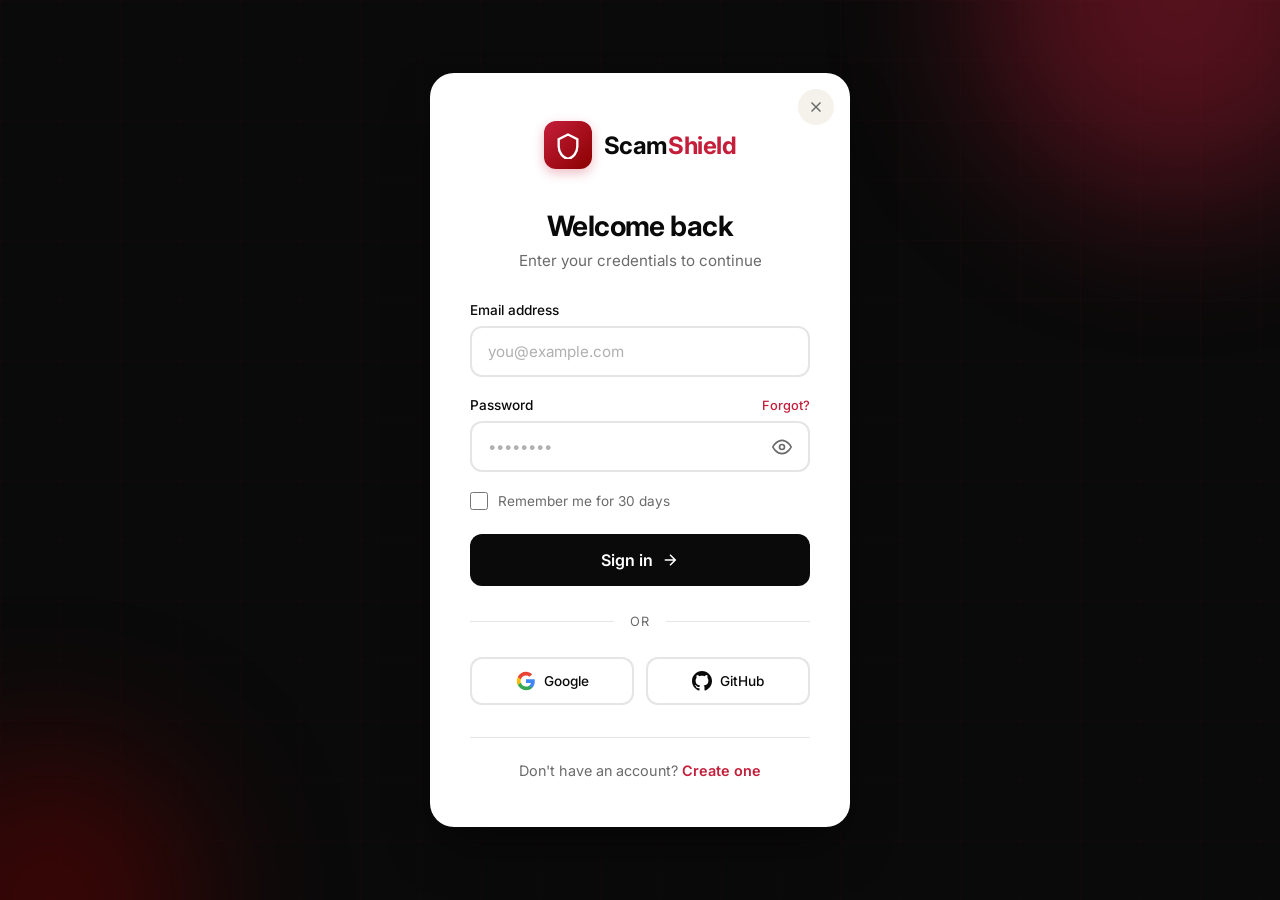
<file: public-deploy/login.html>
<!DOCTYPE html>
<html lang="en">
<head>
  <meta charset="UTF-8">
  <meta name="viewport" content="width=device-width, initial-scale=1.0">
  <title>Log In — ScamShield Pro</title>
  <link rel="icon" href="./assets/favicon.svg" type="image/svg+xml">
  <style>
    @import url('https://fonts.googleapis.com/css2?family=Inter:wght@400;500;600;700&family=JetBrains+Mono:wght@500&display=swap');
    
    * {
      margin: 0;
      padding: 0;
      box-sizing: border-box;
    }
    
    :root {
      --cream: #F5F2EB;
      --ink: #0A0A0A;
      --crimson: #C41E3A;
      --text-muted: #6B6B6B;
      --border: #E5E5E5;
      --white: #FFFFFF;
    }
    
    body {
      font-family: 'Inter', -apple-system, sans-serif;
      background: var(--ink);
      min-height: 100vh;
      display: flex;
      align-items: center;
      justify-content: center;
      padding: 24px;
      position: relative;
      overflow: hidden;
    }
    
    /* Animated background grid */
    .bg-grid {
      position: fixed;
      top: 0;
      left: 0;
      right: 0;
      bottom: 0;
      background-image: 
        linear-gradient(rgba(196, 30, 58, 0.03) 1px, transparent 1px),
        linear-gradient(90deg, rgba(196, 30, 58, 0.03) 1px, transparent 1px);
      background-size: 60px 60px;
      animation: gridMove 20s linear infinite;
    }
    
    @keyframes gridMove {
      0% { transform: translate(0, 0); }
      100% { transform: translate(60px, 60px); }
    }
    
    /* Floating orbs */
    .orb {
      position: fixed;
      border-radius: 50%;
      filter: blur(80px);
      opacity: 0.4;
      animation: float 8s ease-in-out infinite;
    }
    
    .orb-1 {
      width: 400px;
      height: 400px;
      background: var(--crimson);
      top: -200px;
      right: -100px;
      animation-delay: 0s;
    }
    
    .orb-2 {
      width: 300px;
      height: 300px;
      background: #8B0000;
      bottom: -150px;
      left: -100px;
      animation-delay: -4s;
    }
    
    @keyframes float {
      0%, 100% { transform: translate(0, 0) scale(1); }
      50% { transform: translate(30px, -30px) scale(1.1); }
    }
    
    /* Login card */
    .login-card {
      position: relative;
      z-index: 10;
      width: 100%;
      max-width: 420px;
      background: var(--white);
      border-radius: 24px;
      padding: 48px 40px;
      box-shadow: 
        0 0 0 1px rgba(0,0,0,0.05),
        0 25px 50px -12px rgba(0,0,0,0.5);
    }
    
    /* Close button */
    .close-btn {
      position: absolute;
      top: 16px;
      right: 16px;
      width: 36px;
      height: 36px;
      border: none;
      background: var(--cream);
      border-radius: 50%;
      cursor: pointer;
      display: flex;
      align-items: center;
      justify-content: center;
      transition: all 0.2s;
      z-index: 100;
    }
    
    .close-btn:hover {
      background: var(--border);
      transform: scale(1.05);
    }
    
    .close-btn svg {
      width: 18px;
      height: 18px;
      stroke: var(--text-muted);
    }
    
    .close-btn:hover svg {
      stroke: var(--ink);
    }
    
    /* Logo */
    .logo {
      display: flex;
      align-items: center;
      justify-content: center;
      gap: 12px;
      margin-bottom: 40px;
    }
    
    .logo-icon {
      width: 48px;
      height: 48px;
      background: linear-gradient(135deg, var(--crimson), #8B0000);
      border-radius: 12px;
      display: flex;
      align-items: center;
      justify-content: center;
      box-shadow: 0 4px 12px rgba(196, 30, 58, 0.3);
    }
    
    .logo-icon svg {
      width: 28px;
      height: 28px;
      stroke: white;
      fill: none;
    }
    
    .logo-text {
      font-size: 1.5rem;
      font-weight: 700;
      color: var(--ink);
      letter-spacing: -0.02em;
    }
    
    .logo-text span {
      color: var(--crimson);
    }
    
    /* Header */
    .card-header {
      text-align: center;
      margin-bottom: 32px;
    }
    
    .card-header h1 {
      font-size: 1.75rem;
      font-weight: 700;
      color: var(--ink);
      margin-bottom: 8px;
      letter-spacing: -0.02em;
    }
    
    .card-header p {
      color: var(--text-muted);
      font-size: 0.95rem;
    }
    
    /* Form */
    .form-group {
      margin-bottom: 20px;
    }
    
    .form-group label {
      display: block;
      font-size: 0.85rem;
      font-weight: 500;
      color: var(--ink);
      margin-bottom: 8px;
    }
    
    .label-row {
      display: flex;
      justify-content: space-between;
      align-items: center;
      margin-bottom: 8px;
    }
    
    .label-row label {
      margin-bottom: 0;
    }
    
    .forgot-link {
      font-size: 0.8rem;
      color: var(--crimson);
      text-decoration: none;
      font-weight: 500;
    }
    
    .forgot-link:hover {
      text-decoration: underline;
    }
    
    .input-wrapper {
      position: relative;
    }
    
    input[type="email"],
    input[type="password"],
    input[type="text"] {
      width: 100%;
      padding: 14px 16px;
      font-size: 0.95rem;
      font-family: inherit;
      border: 2px solid var(--border);
      border-radius: 12px;
      background: var(--white);
      color: var(--ink);
      transition: all 0.2s;
    }
    
    input:focus {
      outline: none;
      border-color: var(--crimson);
      box-shadow: 0 0 0 4px rgba(196, 30, 58, 0.1);
    }
    
    input::placeholder {
      color: #B0B0B0;
    }
    
    .password-toggle {
      position: absolute;
      right: 14px;
      top: 50%;
      transform: translateY(-50%);
      background: none;
      border: none;
      cursor: pointer;
      color: var(--text-muted);
      padding: 4px;
      display: flex;
      align-items: center;
      justify-content: center;
    }
    
    .password-toggle:hover {
      color: var(--ink);
    }
    
    .password-toggle svg {
      width: 20px;
      height: 20px;
    }
    
    /* Checkbox */
    .checkbox-row {
      display: flex;
      align-items: center;
      gap: 10px;
      margin-bottom: 24px;
      cursor: pointer;
    }
    
    .checkbox-row input[type="checkbox"] {
      width: 18px;
      height: 18px;
      accent-color: var(--crimson);
      cursor: pointer;
    }
    
    .checkbox-row span {
      font-size: 0.85rem;
      color: var(--text-muted);
    }
    
    /* Button */
    .btn-submit {
      width: 100%;
      padding: 16px;
      font-size: 1rem;
      font-weight: 600;
      font-family: inherit;
      border: none;
      border-radius: 12px;
      cursor: pointer;
      transition: all 0.2s;
      display: flex;
      align-items: center;
      justify-content: center;
      gap: 8px;
    }
    
    .btn-primary {
      background: var(--ink);
      color: var(--white);
    }
    
    .btn-primary:hover {
      background: var(--crimson);
      transform: translateY(-1px);
      box-shadow: 0 4px 12px rgba(196, 30, 58, 0.3);
    }
    
    .btn-primary svg {
      width: 18px;
      height: 18px;
    }
    
    /* Divider */
    .divider {
      display: flex;
      align-items: center;
      gap: 16px;
      margin: 28px 0;
    }
    
    .divider::before,
    .divider::after {
      content: '';
      flex: 1;
      height: 1px;
      background: var(--border);
    }
    
    .divider span {
      font-size: 0.8rem;
      color: var(--text-muted);
      text-transform: uppercase;
      letter-spacing: 0.05em;
    }
    
    /* Social buttons */
    .social-buttons {
      display: flex;
      gap: 12px;
    }
    
    .social-btn {
      flex: 1;
      padding: 12px;
      border: 2px solid var(--border);
      border-radius: 12px;
      background: var(--white);
      cursor: pointer;
      display: flex;
      align-items: center;
      justify-content: center;
      gap: 8px;
      font-size: 0.85rem;
      font-weight: 500;
      font-family: inherit;
      color: var(--ink);
      transition: all 0.2s;
    }
    
    .social-btn:hover {
      border-color: var(--ink);
      background: rgba(0,0,0,0.02);
    }
    
    .social-btn svg {
      width: 20px;
      height: 20px;
    }
    
    /* Footer */
    .card-footer {
      text-align: center;
      margin-top: 32px;
      padding-top: 24px;
      border-top: 1px solid var(--border);
    }
    
    .card-footer p {
      font-size: 0.9rem;
      color: var(--text-muted);
    }
    
    .card-footer a {
      color: var(--crimson);
      text-decoration: none;
      font-weight: 600;
    }
    
    .card-footer a:hover {
      text-decoration: underline;
    }
    
    /* Toast */
    .toast-container {
      position: fixed;
      bottom: 24px;
      right: 24px;
      z-index: 9999;
      display: flex;
      flex-direction: column;
      gap: 8px;
    }
    
    .toast {
      padding: 14px 20px;
      border-radius: 12px;
      font-size: 0.9rem;
      font-weight: 500;
      color: white;
      animation: toastIn 0.3s ease;
      box-shadow: 0 4px 12px rgba(0,0,0,0.2);
    }
    
    .toast.success { background: #059669; }
    .toast.error { background: var(--crimson); }
    .toast.info { background: var(--ink); }
    
    @keyframes toastIn {
      from { transform: translateX(100%); opacity: 0; }
      to { transform: translateX(0); opacity: 1; }
    }
    
    /* Mobile */
    @media (max-width: 480px) {
      body { padding: 16px; }
      .login-card { padding: 32px 24px; }
      .card-header h1 { font-size: 1.5rem; }
      .social-buttons { flex-direction: column; }
    }
  </style>
</head>
<body>
  <!-- Background effects -->
  <div class="bg-grid"></div>
  <div class="orb orb-1"></div>
  <div class="orb orb-2"></div>
  
  <!-- Login Card -->
  <div class="login-card">
    <!-- Close button to go back to home -->
    <a href="./index.html" class="close-btn" title="Back to Home">
      <svg viewBox="0 0 24 24" fill="none" stroke="currentColor" stroke-width="2">
        <line x1="18" y1="6" x2="6" y2="18"/>
        <line x1="6" y1="6" x2="18" y2="18"/>
      </svg>
    </a>
    <div class="logo">
      <div class="logo-icon">
        <svg viewBox="0 0 24 24" stroke-width="2">
          <path d="M12 3L4 7v6c0 5.5 3.5 10 8 11 4.5-1 8-5.5 8-11V7l-8-4z"/>
        </svg>
      </div>
      <div class="logo-text">Scam<span>Shield</span></div>
    </div>
    
    <div class="card-header">
      <h1>Welcome back</h1>
      <p>Enter your credentials to continue</p>
    </div>
    
    <form id="loginForm">
      <div class="form-group">
        <label for="email">Email address</label>
        <input type="email" id="email" name="email" placeholder="you@example.com" required>
      </div>
      
      <div class="form-group">
        <div class="label-row">
          <label for="password">Password</label>
          <a href="#" class="forgot-link">Forgot?</a>
        </div>
        <div class="input-wrapper">
          <input type="password" id="password" name="password" placeholder="••••••••" required>
          <button type="button" class="password-toggle" aria-label="Toggle password">
            <svg viewBox="0 0 24 24" fill="none" stroke="currentColor" stroke-width="2">
              <path d="M1 12s4-8 11-8 11 8 11 8-4 8-11 8-11-8-11-8z"/>
              <circle cx="12" cy="12" r="3"/>
            </svg>
          </button>
        </div>
      </div>
      
      <label class="checkbox-row">
        <input type="checkbox" name="remember">
        <span>Remember me for 30 days</span>
      </label>
      
      <button type="submit" class="btn-submit btn-primary">
        <span>Sign in</span>
        <svg viewBox="0 0 24 24" fill="none" stroke="currentColor" stroke-width="2">
          <path d="M5 12h14M12 5l7 7-7 7"/>
        </svg>
      </button>
    </form>
    
    <div class="divider"><span>or</span></div>
    
    <div class="social-buttons">
      <button type="button" class="social-btn" id="googleLoginBtn">
        <svg viewBox="0 0 24 24">
          <path fill="#4285F4" d="M22.56 12.25c0-.78-.07-1.53-.2-2.25H12v4.26h5.92c-.26 1.37-1.04 2.53-2.21 3.31v2.77h3.57c2.08-1.92 3.28-4.74 3.28-8.09z"/>
          <path fill="#34A853" d="M12 23c2.97 0 5.46-.98 7.28-2.66l-3.57-2.77c-.98.66-2.23 1.06-3.71 1.06-2.86 0-5.29-1.93-6.16-4.53H2.18v2.84C3.99 20.53 7.7 23 12 23z"/>
          <path fill="#FBBC05" d="M5.84 14.09c-.22-.66-.35-1.36-.35-2.09s.13-1.43.35-2.09V7.07H2.18C1.43 8.55 1 10.22 1 12s.43 3.45 1.18 4.93l2.85-2.22.81-.62z"/>
          <path fill="#EA4335" d="M12 5.38c1.62 0 3.06.56 4.21 1.64l3.15-3.15C17.45 2.09 14.97 1 12 1 7.7 1 3.99 3.47 2.18 7.07l3.66 2.84c.87-2.6 3.3-4.53 6.16-4.53z"/>
        </svg>
        Google
      </button>
      <button type="button" class="social-btn" id="githubLoginBtn">
        <svg viewBox="0 0 24 24" fill="currentColor">
          <path d="M12 0c-6.626 0-12 5.373-12 12 0 5.302 3.438 9.8 8.207 11.387.599.111.793-.261.793-.577v-2.234c-3.338.726-4.033-1.416-4.033-1.416-.546-1.387-1.333-1.756-1.333-1.756-1.089-.745.083-.729.083-.729 1.205.084 1.839 1.237 1.839 1.237 1.07 1.834 2.807 1.304 3.492.997.107-.775.418-1.305.762-1.604-2.665-.305-5.467-1.334-5.467-5.931 0-1.311.469-2.381 1.236-3.221-.124-.303-.535-1.524.117-3.176 0 0 1.008-.322 3.301 1.23.957-.266 1.983-.399 3.003-.404 1.02.005 2.047.138 3.006.404 2.291-1.552 3.297-1.23 3.297-1.23.653 1.653.242 2.874.118 3.176.77.84 1.235 1.911 1.235 3.221 0 4.609-2.807 5.624-5.479 5.921.43.372.823 1.102.823 2.222v3.293c0 .319.192.694.801.576 4.765-1.589 8.199-6.086 8.199-11.386 0-6.627-5.373-12-12-12z"/>
        </svg>
        GitHub
      </button>
    </div>
    
    <div class="card-footer">
      <p>Don't have an account? <a href="./signup.html">Create one</a></p>
    </div>
  </div>
  
  <div id="toastContainer" class="toast-container"></div>
  
  <!-- Forgot Password Modal -->
  <div id="forgotPasswordModal" class="modal-overlay">
    <div class="modal-content">
      <button type="button" class="modal-close" id="closeForgotModal">
        <svg viewBox="0 0 24 24" fill="none" stroke="currentColor" stroke-width="2">
          <path d="M18 6L6 18M6 6l12 12"/>
        </svg>
      </button>
      
      <div class="modal-header">
        <h2>Reset Password</h2>
        <p>Enter your email address and we'll send you a reset link</p>
      </div>
      
      <form id="forgotPasswordForm">
        <div class="form-group">
          <label for="resetEmail">Email address</label>
          <input type="email" id="resetEmail" name="email" placeholder="you@example.com" required>
        </div>
        
        <button type="submit" class="btn-submit btn-primary">
          <span>Send Reset Link</span>
          <svg viewBox="0 0 24 24" fill="none" stroke="currentColor" stroke-width="2">
            <path d="M22 2L11 13M22 2l-7 20-4-9-9-4 20-7z"/>
          </svg>
        </button>
      </form>
      
      <div id="resetSuccess" class="reset-success" style="display: none;">
        <svg viewBox="0 0 24 24" fill="none" stroke="currentColor" stroke-width="2">
          <path d="M22 11.08V12a10 10 0 1 1-5.93-9.14"/>
          <polyline points="22 4 12 14.01 9 11.01"/>
        </svg>
        <h3>Check your email</h3>
        <p>We've sent a password reset link to your email address.</p>
        <p class="note">For demo purposes, the reset token has been logged to the console.</p>
      </div>
    </div>
  </div>
  
  <style>
    /* Modal Styles */
    .modal-overlay {
      position: fixed;
      top: 0;
      left: 0;
      right: 0;
      bottom: 0;
      background: rgba(0, 0, 0, 0.8);
      backdrop-filter: blur(4px);
      display: flex;
      align-items: center;
      justify-content: center;
      z-index: 1000;
      opacity: 0;
      visibility: hidden;
      transition: all 0.3s ease;
    }
    
    .modal-overlay.active {
      opacity: 1;
      visibility: visible;
    }
    
    .modal-content {
      background: var(--white);
      border-radius: 20px;
      padding: 40px;
      width: 100%;
      max-width: 420px;
      position: relative;
      transform: translateY(20px);
      transition: transform 0.3s ease;
    }
    
    .modal-overlay.active .modal-content {
      transform: translateY(0);
    }
    
    .modal-close {
      position: absolute;
      top: 16px;
      right: 16px;
      width: 32px;
      height: 32px;
      border: none;
      background: var(--cream);
      border-radius: 8px;
      cursor: pointer;
      display: flex;
      align-items: center;
      justify-content: center;
      transition: all 0.2s;
    }
    
    .modal-close:hover {
      background: var(--border);
    }
    
    .modal-close svg {
      width: 18px;
      height: 18px;
      color: var(--ink);
    }
    
    .modal-header {
      text-align: center;
      margin-bottom: 24px;
    }
    
    .modal-header h2 {
      font-size: 1.5rem;
      font-weight: 700;
      color: var(--ink);
      margin-bottom: 8px;
    }
    
    .modal-header p {
      color: var(--text-muted);
      font-size: 0.9rem;
    }
    
    .reset-success {
      text-align: center;
      padding: 20px 0;
    }
    
    .reset-success svg {
      width: 64px;
      height: 64px;
      color: #22c55e;
      margin-bottom: 16px;
    }
    
    .reset-success h3 {
      font-size: 1.25rem;
      font-weight: 600;
      color: var(--ink);
      margin-bottom: 8px;
    }
    
    .reset-success p {
      color: var(--text-muted);
      font-size: 0.9rem;
      margin-bottom: 8px;
    }
    
    .reset-success .note {
      font-size: 0.8rem;
      color: var(--crimson);
      background: rgba(196, 30, 58, 0.1);
      padding: 8px 12px;
      border-radius: 8px;
      margin-top: 16px;
    }
  </style>
  
  <script>
    // Password toggle
    document.querySelector('.password-toggle').addEventListener('click', function() {
      const input = document.getElementById('password');
      const isPassword = input.type === 'password';
      input.type = isPassword ? 'text' : 'password';
      this.innerHTML = isPassword 
        ? '<svg viewBox="0 0 24 24" fill="none" stroke="currentColor" stroke-width="2"><path d="M17.94 17.94A10.07 10.07 0 0112 20c-7 0-11-8-11-8a18.45 18.45 0 015.06-5.94M9.9 4.24A9.12 9.12 0 0112 4c7 0 11 8 11 8a18.5 18.5 0 01-2.16 3.19m-6.72-1.07a3 3 0 11-4.24-4.24"/><line x1="1" y1="1" x2="23" y2="23"/></svg>'
        : '<svg viewBox="0 0 24 24" fill="none" stroke="currentColor" stroke-width="2"><path d="M1 12s4-8 11-8 11 8 11 8-4 8-11 8-11-8-11-8z"/><circle cx="12" cy="12" r="3"/></svg>';
    });
    
    // Toast function
    function showToast(message, type = 'info') {
      const container = document.getElementById('toastContainer');
      const toast = document.createElement('div');
      toast.className = `toast ${type}`;
      toast.textContent = message;
      container.appendChild(toast);
      setTimeout(() => {
        toast.style.animation = 'toastIn 0.3s ease reverse';
        setTimeout(() => toast.remove(), 300);
      }, 3000);
    }

    // Form submit
    document.getElementById('loginForm').addEventListener('submit', async function(e) {
      e.preventDefault();
      
      const email = document.getElementById('email').value.trim().toLowerCase();
      const password = document.getElementById('password').value;
      const submitBtn = this.querySelector('button[type="submit"]');
      const originalBtnText = submitBtn.innerHTML;
      
      if (!email || !password) {
        showToast('Please fill in all fields', 'error');
        return;
      }
      
      // Disable button and show loading
      submitBtn.disabled = true;
      submitBtn.innerHTML = '<span class="spinner"></span> Logging in...';
      
      try {
        // Get API URL from config
        const apiUrl = window.SCAMSHIELD_CONFIG?.API_URL || 'https://scamshield-api-hocl.onrender.com';
        
        // Call the API to login
        const response = await fetch(`${apiUrl}/api/v1/auth/login`, {
          method: 'POST',
          headers: {
            'Content-Type': 'application/json',
          },
          body: JSON.stringify({
            email: email,
            password: password
          })
        });
        
        const data = await response.json();
        
        if (!response.ok) {
          throw new Error(data.detail || 'Login failed');
        }
        
        // Store tokens
        if (data.tokens && data.tokens.access_token) {
          localStorage.setItem('scamshield_access_token', data.tokens.access_token);
          localStorage.setItem('scamshield_refresh_token', data.tokens.refresh_token);
        }
        
        // Store user data
        if (data.user) {
          localStorage.setItem('scamshield_user', JSON.stringify(data.user));
          localStorage.setItem('isLoggedIn', 'true');
          localStorage.setItem('userEmail', data.user.email);
          localStorage.setItem('userName', data.user.full_name || data.user.email.split('@')[0]);
        }
        
        showToast('Login successful! Redirecting...', 'success');
        
        // Redirect based on role
        const isAdmin = data.user && data.user.role === 'admin';
        setTimeout(() => {
          window.location.href = isAdmin ? './admin.html' : './dashboard.html';
        }, 1000);
        
      } catch (error) {
        showToast(error.message || 'Login failed. Please check your credentials.', 'error');
        submitBtn.disabled = false;
        submitBtn.innerHTML = originalBtnText;
      }
    });
    
    // Social login placeholder
    document.getElementById('googleLoginBtn').addEventListener('click', async () => {
      try {
        const apiUrl = window.SCAMSHIELD_CONFIG?.API_URL || 'https://scamshield-api-hocl.onrender.com';
        const response = await fetch(`${apiUrl}/api/v1/auth/google`);
        const data = await response.json();
        
        if (data.auth_url) {
          window.location.href = data.auth_url;
        } else if (data.detail) {
          showToast(data.detail, 'error');
        }
      } catch (error) {
        showToast('Failed to start Google login. Make sure OAuth is configured.', 'error');
      }
    });
    
    document.getElementById('githubLoginBtn').addEventListener('click', async () => {
      try {
        const apiUrl = window.SCAMSHIELD_CONFIG?.API_URL || 'https://scamshield-api-hocl.onrender.com';
        const response = await fetch(`${apiUrl}/api/v1/auth/github`);
        const data = await response.json();
        
        if (data.auth_url) {
          window.location.href = data.auth_url;
        } else if (data.detail) {
          showToast(data.detail, 'error');
        }
      } catch (error) {
        showToast('Failed to start GitHub login. Make sure OAuth is configured.', 'error');
      }
    });
    
    // Handle OAuth callback (tokens in URL hash)
    (function handleOAuthCallback() {
      const hash = window.location.hash.substring(1);
      const params = new URLSearchParams(hash);
      
      const accessToken = params.get('access_token');
      const refreshToken = params.get('refresh_token');
      
      // Also check for error in query params
      const urlParams = new URLSearchParams(window.location.search);
      const error = urlParams.get('error');
      
      if (error) {
        showToast('OAuth login failed: ' + error, 'error');
        // Clear URL params
        window.history.replaceState({}, document.title, window.location.pathname);
        return;
      }
      
      if (accessToken && refreshToken) {
        // Store tokens
        localStorage.setItem('scamshield_access_token', accessToken);
        localStorage.setItem('scamshield_refresh_token', refreshToken);
        localStorage.setItem('isLoggedIn', 'true');
        
        // Clear URL hash
        window.history.replaceState({}, document.title, window.location.pathname);
        
        // Fetch user info with the token
        const apiUrl = window.SCAMSHIELD_CONFIG?.API_URL || 'https://scamshield-api-hocl.onrender.com';
        fetch(`${apiUrl}/api/v1/users/me`, {
          headers: {
            'Authorization': 'Bearer ' + accessToken
          }
        })
        .then(response => response.json())
        .then(userData => {
          if (userData.email) {
            localStorage.setItem('scamshield_user', JSON.stringify(userData));
            localStorage.setItem('userEmail', userData.email);
            localStorage.setItem('userName', userData.full_name || userData.email.split('@')[0]);
            
            showToast('Login successful! Redirecting...', 'success');
            
            // Redirect based on role
            setTimeout(() => {
              window.location.href = userData.role === 'admin' ? './admin.html' : './dashboard.html';
            }, 1000);
          } else {
            showToast('Login successful! Redirecting...', 'success');
            setTimeout(() => {
              window.location.href = './dashboard.html';
            }, 1000);
          }
        })
        .catch(() => {
          showToast('Login successful! Redirecting...', 'success');
          setTimeout(() => {
            window.location.href = './dashboard.html';
          }, 1000);
        });
      }
    })();
    
    // Forgot Password functionality
    const forgotModal = document.getElementById('forgotPasswordModal');
    const forgotLink = document.querySelector('.forgot-link');
    const closeForgotModal = document.getElementById('closeForgotModal');
    const forgotPasswordForm = document.getElementById('forgotPasswordForm');
    const resetSuccess = document.getElementById('resetSuccess');
    
    // Open modal
    forgotLink.addEventListener('click', (e) => {
      e.preventDefault();
      forgotModal.classList.add('active');
      document.getElementById('resetEmail').focus();
    });
    
    // Close modal
    closeForgotModal.addEventListener('click', () => {
      forgotModal.classList.remove('active');
      // Reset form state
      forgotPasswordForm.style.display = 'block';
      resetSuccess.style.display = 'none';
      forgotPasswordForm.reset();
    });
    
    // Close on overlay click
    forgotModal.addEventListener('click', (e) => {
      if (e.target === forgotModal) {
        forgotModal.classList.remove('active');
        forgotPasswordForm.style.display = 'block';
        resetSuccess.style.display = 'none';
        forgotPasswordForm.reset();
      }
    });
    
    // Close on Escape key
    document.addEventListener('keydown', (e) => {
      if (e.key === 'Escape' && forgotModal.classList.contains('active')) {
        forgotModal.classList.remove('active');
        forgotPasswordForm.style.display = 'block';
        resetSuccess.style.display = 'none';
        forgotPasswordForm.reset();
      }
    });
    
    // Handle forgot password form submit
    forgotPasswordForm.addEventListener('submit', async (e) => {
      e.preventDefault();
      
      const email = document.getElementById('resetEmail').value.trim().toLowerCase();
      const submitBtn = forgotPasswordForm.querySelector('button[type="submit"]');
      const originalBtnText = submitBtn.innerHTML;
      
      if (!email) {
        showToast('Please enter your email address', 'error');
        return;
      }
      
      // Disable button and show loading
      submitBtn.disabled = true;
      submitBtn.innerHTML = '<span class="spinner"></span> Sending...';
      
      try {
        const apiUrl = window.SCAMSHIELD_CONFIG?.API_URL || 'https://scamshield-api-hocl.onrender.com';
        const response = await fetch(`${apiUrl}/api/v1/auth/forgot-password`, {
          method: 'POST',
          headers: {
            'Content-Type': 'application/json',
          },
          body: JSON.stringify({ email: email })
        });
        
        const data = await response.json();
        
        if (response.ok) {
          // Show success message
          forgotPasswordForm.style.display = 'none';
          resetSuccess.style.display = 'block';
          
          // Check if demo mode (token returned for testing)
          if (data.demo_token) {
            console.log('🔑 Demo Reset Token:', data.demo_token);
            console.log('🔗 Reset URL:', data.demo_reset_url);
            
            // Add a clickable link to the success message
            const noteEl = resetSuccess.querySelector('.note');
            if (noteEl) {
              noteEl.innerHTML = `
                <strong>Demo Mode:</strong> Click to reset your password:<br>
                <a href="./reset-password.html?token=${data.demo_token}" style="color: var(--crimson); word-break: break-all;">
                  Open Reset Password Page
                </a>
              `;
            }
            showToast('Reset link sent! Check below for demo link.', 'success');
          } else {
            // Production mode - email was sent
            const noteEl = resetSuccess.querySelector('.note');
            if (noteEl) {
              noteEl.innerHTML = `Check your inbox for the password reset link. It may take a few minutes to arrive.`;
            }
            showToast('Reset link sent to your email!', 'success');
          }
        } else {
          throw new Error(data.detail || 'Failed to send reset email');
        }
      } catch (error) {
        showToast(error.message || 'Failed to send reset email. Please try again.', 'error');
      } finally {
        submitBtn.disabled = false;
        submitBtn.innerHTML = originalBtnText;
      }
    });
  </script>
  
  <!-- Include required scripts -->
  <script src="./js/config.js"></script>
  <script src="./js/api.js"></script>
  <script src="./js/auth.js"></script>
</body>
</html>
</file>
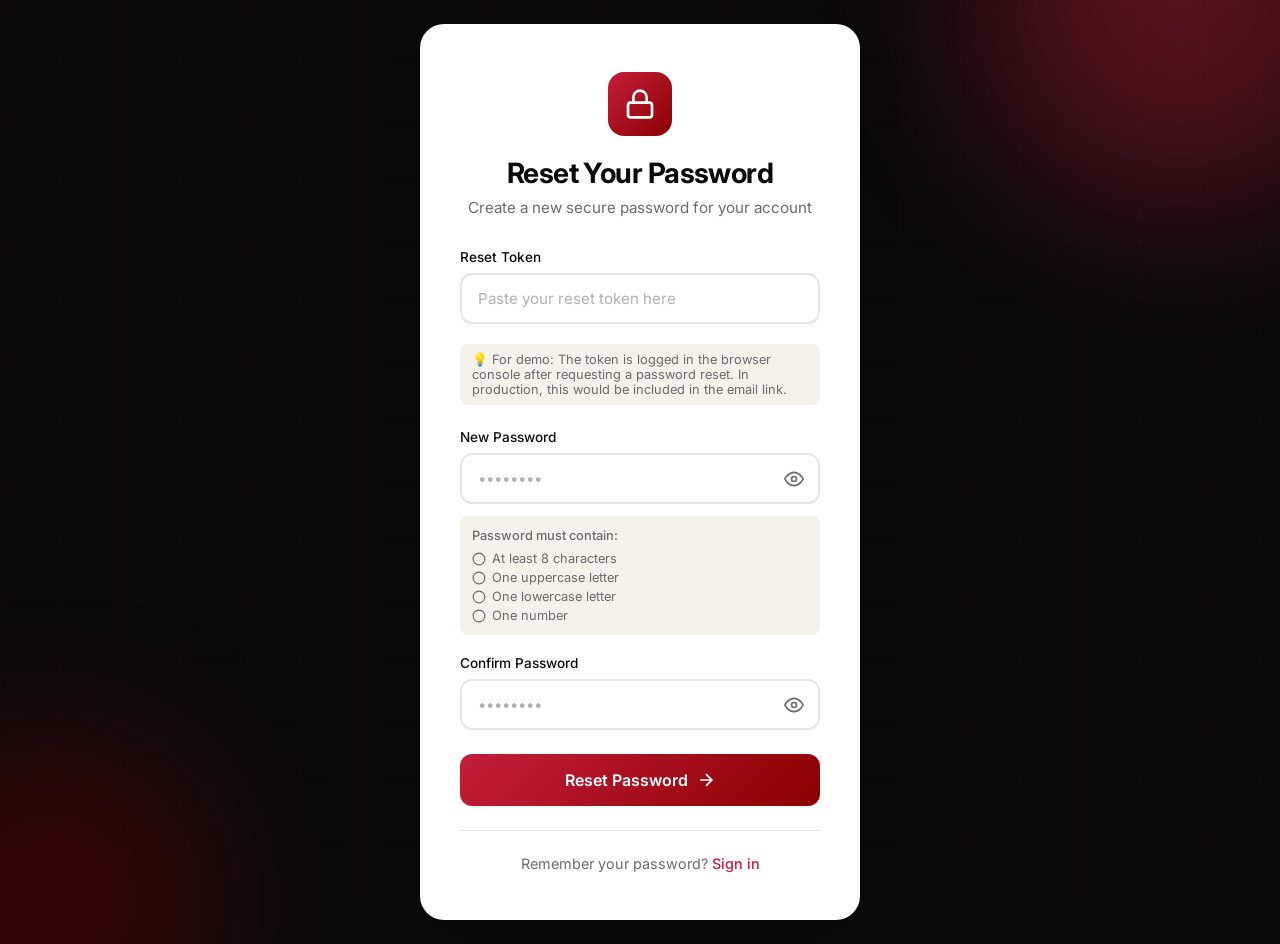
<file: public-deploy/reset-password.html>
<!DOCTYPE html>
<html lang="en">
<head>
  <meta charset="UTF-8">
  <meta name="viewport" content="width=device-width, initial-scale=1.0">
  <title>Reset Password — ScamShield Pro</title>
  <link rel="icon" href="./assets/favicon.svg" type="image/svg+xml">
  <style>
    @import url('https://fonts.googleapis.com/css2?family=Inter:wght@400;500;600;700&family=JetBrains+Mono:wght@500&display=swap');
    
    * {
      margin: 0;
      padding: 0;
      box-sizing: border-box;
    }
    
    :root {
      --cream: #F5F2EB;
      --ink: #0A0A0A;
      --crimson: #C41E3A;
      --text-muted: #6B6B6B;
      --border: #E5E5E5;
      --white: #FFFFFF;
    }
    
    body {
      font-family: 'Inter', -apple-system, sans-serif;
      background: var(--ink);
      min-height: 100vh;
      display: flex;
      align-items: center;
      justify-content: center;
      padding: 24px;
      position: relative;
      overflow: hidden;
    }
    
    /* Animated background grid */
    .bg-grid {
      position: fixed;
      top: 0;
      left: 0;
      right: 0;
      bottom: 0;
      background-image: 
        linear-gradient(rgba(196, 30, 58, 0.03) 1px, transparent 1px),
        linear-gradient(90deg, rgba(196, 30, 58, 0.03) 1px, transparent 1px);
      background-size: 60px 60px;
      animation: gridMove 20s linear infinite;
    }
    
    @keyframes gridMove {
      0% { transform: translate(0, 0); }
      100% { transform: translate(60px, 60px); }
    }
    
    /* Floating orbs */
    .orb {
      position: fixed;
      border-radius: 50%;
      filter: blur(80px);
      opacity: 0.4;
      animation: float 8s ease-in-out infinite;
    }
    
    .orb-1 {
      width: 400px;
      height: 400px;
      background: var(--crimson);
      top: -200px;
      right: -100px;
      animation-delay: 0s;
    }
    
    .orb-2 {
      width: 300px;
      height: 300px;
      background: #8B0000;
      bottom: -150px;
      left: -100px;
      animation-delay: -4s;
    }
    
    @keyframes float {
      0%, 100% { transform: translate(0, 0) scale(1); }
      50% { transform: translate(30px, 30px) scale(1.1); }
    }
    
    /* Card */
    .card {
      background: var(--white);
      border-radius: 24px;
      padding: 48px 40px;
      width: 100%;
      max-width: 440px;
      box-shadow: 0 25px 50px -12px rgba(0, 0, 0, 0.25);
      position: relative;
      z-index: 10;
    }
    
    .card-header {
      text-align: center;
      margin-bottom: 32px;
    }
    
    .card-header .icon {
      width: 64px;
      height: 64px;
      background: linear-gradient(135deg, var(--crimson), #8B0000);
      border-radius: 16px;
      display: flex;
      align-items: center;
      justify-content: center;
      margin: 0 auto 20px;
    }
    
    .card-header .icon svg {
      width: 32px;
      height: 32px;
      color: white;
    }
    
    .card-header h1 {
      font-size: 1.75rem;
      font-weight: 700;
      color: var(--ink);
      margin-bottom: 8px;
      letter-spacing: -0.02em;
    }
    
    .card-header p {
      color: var(--text-muted);
      font-size: 0.95rem;
    }
    
    /* Form */
    .form-group {
      margin-bottom: 20px;
    }
    
    .form-group label {
      display: block;
      font-size: 0.85rem;
      font-weight: 500;
      color: var(--ink);
      margin-bottom: 8px;
    }
    
    .input-wrapper {
      position: relative;
    }
    
    input[type="password"],
    input[type="text"] {
      width: 100%;
      padding: 14px 48px 14px 16px;
      font-size: 0.95rem;
      font-family: inherit;
      border: 2px solid var(--border);
      border-radius: 12px;
      background: var(--white);
      color: var(--ink);
      transition: all 0.2s;
    }
    
    input:focus {
      outline: none;
      border-color: var(--crimson);
      box-shadow: 0 0 0 4px rgba(196, 30, 58, 0.1);
    }
    
    input::placeholder {
      color: #B0B0B0;
    }
    
    .password-toggle {
      position: absolute;
      right: 12px;
      top: 50%;
      transform: translateY(-50%);
      background: none;
      border: none;
      cursor: pointer;
      padding: 4px;
      display: flex;
      color: var(--text-muted);
      transition: color 0.2s;
    }
    
    .password-toggle:hover {
      color: var(--ink);
    }
    
    .password-toggle svg {
      width: 20px;
      height: 20px;
    }
    
    /* Password requirements */
    .password-requirements {
      margin-top: 12px;
      padding: 12px;
      background: var(--cream);
      border-radius: 8px;
      font-size: 0.8rem;
    }
    
    .password-requirements p {
      color: var(--text-muted);
      margin-bottom: 8px;
      font-weight: 500;
    }
    
    .password-requirements ul {
      list-style: none;
      display: grid;
      gap: 4px;
    }
    
    .password-requirements li {
      color: var(--text-muted);
      display: flex;
      align-items: center;
      gap: 6px;
    }
    
    .password-requirements li.valid {
      color: #22c55e;
    }
    
    .password-requirements li svg {
      width: 14px;
      height: 14px;
      flex-shrink: 0;
    }
    
    /* Button */
    .btn-submit {
      width: 100%;
      padding: 16px 24px;
      font-size: 1rem;
      font-weight: 600;
      font-family: inherit;
      border: none;
      border-radius: 12px;
      cursor: pointer;
      display: flex;
      align-items: center;
      justify-content: center;
      gap: 8px;
      transition: all 0.2s;
      margin-top: 24px;
    }
    
    .btn-primary {
      background: linear-gradient(135deg, var(--crimson), #8B0000);
      color: white;
    }
    
    .btn-primary:hover {
      transform: translateY(-2px);
      box-shadow: 0 10px 25px -5px rgba(196, 30, 58, 0.4);
    }
    
    .btn-primary:disabled {
      opacity: 0.7;
      cursor: not-allowed;
      transform: none;
      box-shadow: none;
    }
    
    .btn-submit svg {
      width: 20px;
      height: 20px;
    }
    
    /* Card footer */
    .card-footer {
      text-align: center;
      margin-top: 24px;
      padding-top: 24px;
      border-top: 1px solid var(--border);
    }
    
    .card-footer p {
      color: var(--text-muted);
      font-size: 0.9rem;
    }
    
    .card-footer a {
      color: var(--crimson);
      text-decoration: none;
      font-weight: 500;
    }
    
    .card-footer a:hover {
      text-decoration: underline;
    }
    
    /* Toast */
    .toast-container {
      position: fixed;
      bottom: 24px;
      right: 24px;
      z-index: 9999;
      display: flex;
      flex-direction: column;
      gap: 8px;
    }
    
    .toast {
      background: var(--ink);
      color: white;
      padding: 14px 20px;
      border-radius: 12px;
      font-size: 0.9rem;
      animation: toastIn 0.3s ease;
      box-shadow: 0 10px 25px -5px rgba(0, 0, 0, 0.3);
    }
    
    .toast.success {
      background: #22c55e;
    }
    
    .toast.error {
      background: var(--crimson);
    }
    
    @keyframes toastIn {
      from {
        opacity: 0;
        transform: translateX(100%);
      }
      to {
        opacity: 1;
        transform: translateX(0);
      }
    }
    
    /* Spinner */
    .spinner {
      width: 18px;
      height: 18px;
      border: 2px solid rgba(255, 255, 255, 0.3);
      border-top-color: white;
      border-radius: 50%;
      animation: spin 0.8s linear infinite;
    }
    
    @keyframes spin {
      to { transform: rotate(360deg); }
    }
    
    /* Success state */
    .success-state {
      text-align: center;
      padding: 20px 0;
      display: none;
    }
    
    .success-state.active {
      display: block;
    }
    
    .success-state svg {
      width: 72px;
      height: 72px;
      color: #22c55e;
      margin-bottom: 20px;
    }
    
    .success-state h2 {
      font-size: 1.5rem;
      font-weight: 700;
      color: var(--ink);
      margin-bottom: 12px;
    }
    
    .success-state p {
      color: var(--text-muted);
      font-size: 0.95rem;
      margin-bottom: 24px;
    }
    
    .success-state .btn-login {
      display: inline-flex;
      align-items: center;
      gap: 8px;
      padding: 14px 28px;
      background: linear-gradient(135deg, var(--crimson), #8B0000);
      color: white;
      text-decoration: none;
      border-radius: 12px;
      font-weight: 600;
      transition: all 0.2s;
    }
    
    .success-state .btn-login:hover {
      transform: translateY(-2px);
      box-shadow: 0 10px 25px -5px rgba(196, 30, 58, 0.4);
    }
    
    /* Error state */
    .error-state {
      text-align: center;
      padding: 20px 0;
    }
    
    .error-state svg {
      width: 72px;
      height: 72px;
      color: var(--crimson);
      margin-bottom: 20px;
    }
    
    .error-state h2 {
      font-size: 1.5rem;
      font-weight: 700;
      color: var(--ink);
      margin-bottom: 12px;
    }
    
    .error-state p {
      color: var(--text-muted);
      font-size: 0.95rem;
      margin-bottom: 24px;
    }
    
    /* Token input container */
    .token-input-container {
      margin-bottom: 24px;
    }
    
    .token-input-container .info-text {
      font-size: 0.8rem;
      color: var(--text-muted);
      margin-top: 8px;
      padding: 8px 12px;
      background: var(--cream);
      border-radius: 8px;
    }
    
    /* Mobile */
    @media (max-width: 480px) {
      .card {
        padding: 32px 24px;
      }
    }
  </style>
</head>
<body>
  <div class="bg-grid"></div>
  <div class="orb orb-1"></div>
  <div class="orb orb-2"></div>
  
  <div class="card">
    <div class="card-header">
      <div class="icon">
        <svg viewBox="0 0 24 24" fill="none" stroke="currentColor" stroke-width="2">
          <rect x="3" y="11" width="18" height="11" rx="2" ry="2"/>
          <path d="M7 11V7a5 5 0 0110 0v4"/>
        </svg>
      </div>
      <h1>Reset Your Password</h1>
      <p>Create a new secure password for your account</p>
    </div>
    
    <div id="errorState" class="error-state" style="display: none;">
      <svg viewBox="0 0 24 24" fill="none" stroke="currentColor" stroke-width="2">
        <circle cx="12" cy="12" r="10"/>
        <line x1="15" y1="9" x2="9" y2="15"/>
        <line x1="9" y1="9" x2="15" y2="15"/>
      </svg>
      <h2>Invalid or Expired Link</h2>
      <p>This password reset link is invalid or has expired. Please request a new one.</p>
      <a href="./login.html" class="btn-login">
        <svg viewBox="0 0 24 24" fill="none" stroke="currentColor" stroke-width="2" width="20" height="20">
          <path d="M19 12H5M12 19l-7-7 7-7"/>
        </svg>
        Back to Login
      </a>
    </div>
    
    <form id="resetPasswordForm">
      <div class="token-input-container">
        <div class="form-group">
          <label for="resetToken">Reset Token</label>
          <input type="text" id="resetToken" name="token" placeholder="Paste your reset token here" required>
        </div>
        <p class="info-text">
          💡 For demo: The token is logged in the browser console after requesting a password reset. 
          In production, this would be included in the email link.
        </p>
      </div>
      
      <div class="form-group">
        <label for="newPassword">New Password</label>
        <div class="input-wrapper">
          <input type="password" id="newPassword" name="password" placeholder="••••••••" required>
          <button type="button" class="password-toggle" data-target="newPassword" aria-label="Toggle password">
            <svg viewBox="0 0 24 24" fill="none" stroke="currentColor" stroke-width="2">
              <path d="M1 12s4-8 11-8 11 8 11 8-4 8-11 8-11-8-11-8z"/>
              <circle cx="12" cy="12" r="3"/>
            </svg>
          </button>
        </div>
        
        <div class="password-requirements">
          <p>Password must contain:</p>
          <ul>
            <li id="req-length">
              <svg viewBox="0 0 24 24" fill="none" stroke="currentColor" stroke-width="2">
                <circle cx="12" cy="12" r="10"/>
              </svg>
              At least 8 characters
            </li>
            <li id="req-upper">
              <svg viewBox="0 0 24 24" fill="none" stroke="currentColor" stroke-width="2">
                <circle cx="12" cy="12" r="10"/>
              </svg>
              One uppercase letter
            </li>
            <li id="req-lower">
              <svg viewBox="0 0 24 24" fill="none" stroke="currentColor" stroke-width="2">
                <circle cx="12" cy="12" r="10"/>
              </svg>
              One lowercase letter
            </li>
            <li id="req-number">
              <svg viewBox="0 0 24 24" fill="none" stroke="currentColor" stroke-width="2">
                <circle cx="12" cy="12" r="10"/>
              </svg>
              One number
            </li>
          </ul>
        </div>
      </div>
      
      <div class="form-group">
        <label for="confirmPassword">Confirm Password</label>
        <div class="input-wrapper">
          <input type="password" id="confirmPassword" name="confirmPassword" placeholder="••••••••" required>
          <button type="button" class="password-toggle" data-target="confirmPassword" aria-label="Toggle password">
            <svg viewBox="0 0 24 24" fill="none" stroke="currentColor" stroke-width="2">
              <path d="M1 12s4-8 11-8 11 8 11 8-4 8-11 8-11-8-11-8z"/>
              <circle cx="12" cy="12" r="3"/>
            </svg>
          </button>
        </div>
      </div>
      
      <button type="submit" class="btn-submit btn-primary">
        <span>Reset Password</span>
        <svg viewBox="0 0 24 24" fill="none" stroke="currentColor" stroke-width="2">
          <path d="M5 12h14M12 5l7 7-7 7"/>
        </svg>
      </button>
    </form>
    
    <div id="successState" class="success-state">
      <svg viewBox="0 0 24 24" fill="none" stroke="currentColor" stroke-width="2">
        <path d="M22 11.08V12a10 10 0 1 1-5.93-9.14"/>
        <polyline points="22 4 12 14.01 9 11.01"/>
      </svg>
      <h2>Password Reset Successful!</h2>
      <p>Your password has been changed. You can now log in with your new password.</p>
      <a href="./login.html" class="btn-login">
        <svg viewBox="0 0 24 24" fill="none" stroke="currentColor" stroke-width="2" width="20" height="20">
          <path d="M15 3h4a2 2 0 012 2v14a2 2 0 01-2 2h-4M10 17l5-5-5-5M15 12H3"/>
        </svg>
        Sign in to your account
      </a>
    </div>
    
    <div class="card-footer">
      <p>Remember your password? <a href="./login.html">Sign in</a></p>
    </div>
  </div>
  
  <div id="toastContainer" class="toast-container"></div>
  
  <script src="./js/config.js"></script>
  <script>
    // Toast function
    function showToast(message, type = 'info') {
      const container = document.getElementById('toastContainer');
      const toast = document.createElement('div');
      toast.className = `toast ${type}`;
      toast.textContent = message;
      container.appendChild(toast);
      setTimeout(() => {
        toast.style.animation = 'toastIn 0.3s ease reverse';
        setTimeout(() => toast.remove(), 300);
      }, 3000);
    }
    
    // Password toggle buttons
    document.querySelectorAll('.password-toggle').forEach(btn => {
      btn.addEventListener('click', function() {
        const targetId = this.dataset.target;
        const input = document.getElementById(targetId);
        const isPassword = input.type === 'password';
        input.type = isPassword ? 'text' : 'password';
        this.innerHTML = isPassword 
          ? '<svg viewBox="0 0 24 24" fill="none" stroke="currentColor" stroke-width="2"><path d="M17.94 17.94A10.07 10.07 0 0112 20c-7 0-11-8-11-8a18.45 18.45 0 015.06-5.94M9.9 4.24A9.12 9.12 0 0112 4c7 0 11 8 11 8a18.5 18.5 0 01-2.16 3.19m-6.72-1.07a3 3 0 11-4.24-4.24"/><line x1="1" y1="1" x2="23" y2="23"/></svg>'
          : '<svg viewBox="0 0 24 24" fill="none" stroke="currentColor" stroke-width="2"><path d="M1 12s4-8 11-8 11 8 11 8-4 8-11 8-11-8-11-8z"/><circle cx="12" cy="12" r="3"/></svg>';
      });
    });
    
    // Password validation
    const newPasswordInput = document.getElementById('newPassword');
    const requirements = {
      length: document.getElementById('req-length'),
      upper: document.getElementById('req-upper'),
      lower: document.getElementById('req-lower'),
      number: document.getElementById('req-number')
    };
    
    const checkIcon = '<svg viewBox="0 0 24 24" fill="none" stroke="currentColor" stroke-width="2"><path d="M22 11.08V12a10 10 0 1 1-5.93-9.14"/><polyline points="22 4 12 14.01 9 11.01"/></svg>';
    const emptyIcon = '<svg viewBox="0 0 24 24" fill="none" stroke="currentColor" stroke-width="2"><circle cx="12" cy="12" r="10"/></svg>';
    
    function validatePassword(password) {
      const checks = {
        length: password.length >= 8,
        upper: /[A-Z]/.test(password),
        lower: /[a-z]/.test(password),
        number: /\d/.test(password)
      };
      
      Object.keys(checks).forEach(key => {
        const el = requirements[key];
        if (checks[key]) {
          el.classList.add('valid');
          el.querySelector('svg').outerHTML = checkIcon;
        } else {
          el.classList.remove('valid');
          el.querySelector('svg').outerHTML = emptyIcon;
        }
      });
      
      return Object.values(checks).every(v => v);
    }
    
    newPasswordInput.addEventListener('input', () => {
      validatePassword(newPasswordInput.value);
    });
    
    // Check for token in URL
    const urlParams = new URLSearchParams(window.location.search);
    const tokenFromUrl = urlParams.get('token');
    
    if (tokenFromUrl) {
      document.getElementById('resetToken').value = tokenFromUrl;
    }
    
    // Form submission
    document.getElementById('resetPasswordForm').addEventListener('submit', async function(e) {
      e.preventDefault();
      
      const token = document.getElementById('resetToken').value.trim();
      const newPassword = document.getElementById('newPassword').value;
      const confirmPassword = document.getElementById('confirmPassword').value;
      const submitBtn = this.querySelector('button[type="submit"]');
      const originalBtnText = submitBtn.innerHTML;
      
      // Validate
      if (!token) {
        showToast('Please enter the reset token', 'error');
        return;
      }
      
      if (!validatePassword(newPassword)) {
        showToast('Password does not meet requirements', 'error');
        return;
      }
      
      if (newPassword !== confirmPassword) {
        showToast('Passwords do not match', 'error');
        return;
      }
      
      // Disable button and show loading
      submitBtn.disabled = true;
      submitBtn.innerHTML = '<span class="spinner"></span> Resetting...';
      
      try {
        const apiUrl = window.SCAMSHIELD_CONFIG?.API_URL || 'https://scamshield-api-hocl.onrender.com';
        const response = await fetch(`${apiUrl}/api/v1/auth/reset-password`, {
          method: 'POST',
          headers: {
            'Content-Type': 'application/json',
          },
          body: JSON.stringify({
            token: token,
            new_password: newPassword
          })
        });
        
        const data = await response.json();
        
        if (response.ok) {
          // Hide form, show success
          this.style.display = 'none';
          document.querySelector('.card-header').style.display = 'none';
          document.querySelector('.card-footer').style.display = 'none';
          document.getElementById('successState').classList.add('active');
          
          showToast('Password reset successful!', 'success');
        } else {
          throw new Error(data.detail || 'Failed to reset password');
        }
      } catch (error) {
        if (error.message.includes('expired') || error.message.includes('Invalid')) {
          // Show error state
          this.style.display = 'none';
          document.querySelector('.card-header').style.display = 'none';
          document.querySelector('.card-footer').style.display = 'none';
          document.getElementById('errorState').style.display = 'block';
        } else {
          showToast(error.message || 'Failed to reset password. Please try again.', 'error');
        }
        submitBtn.disabled = false;
        submitBtn.innerHTML = originalBtnText;
      }
    });
  </script>
</body>
</html>
</file>
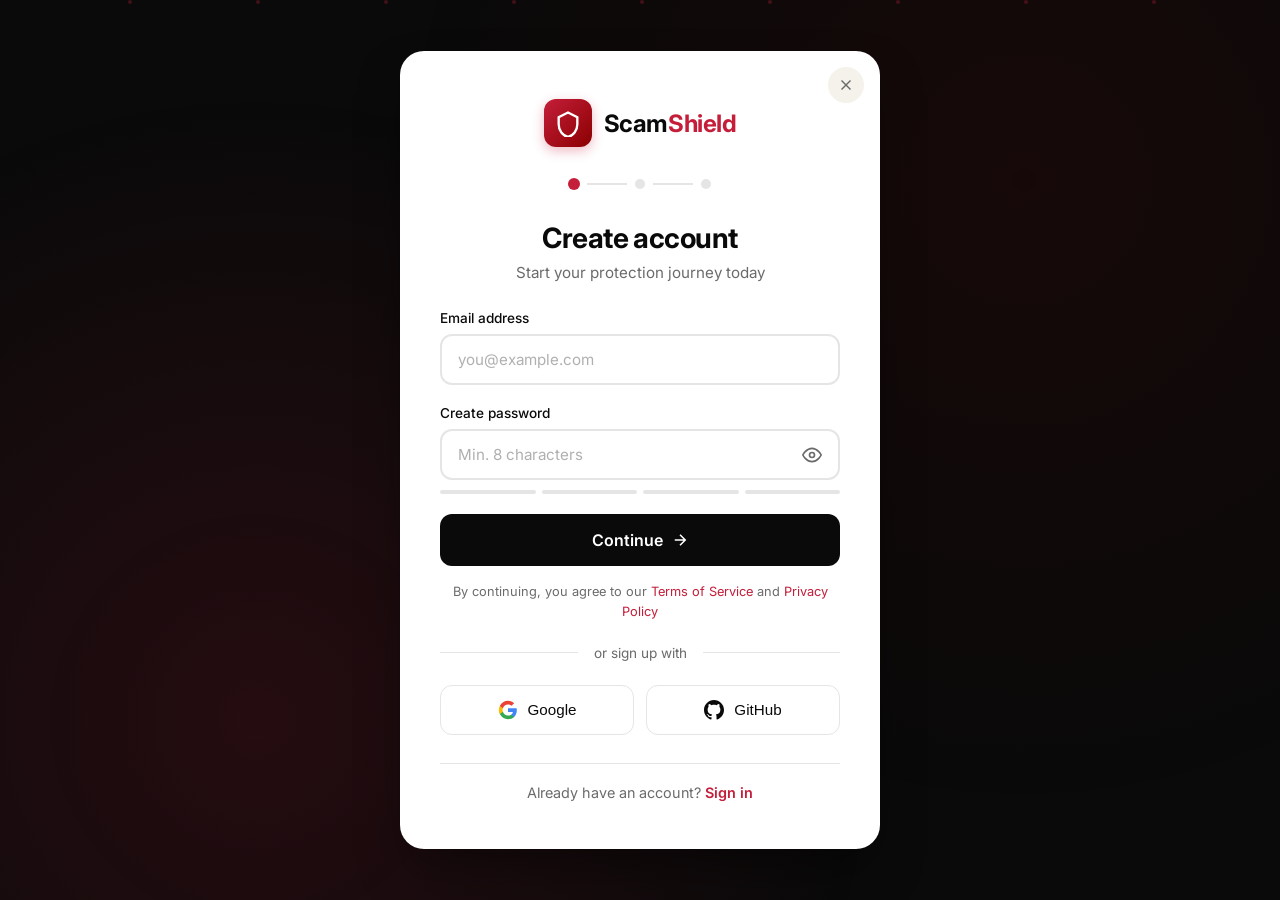
<file: public-deploy/signup.html>
<!DOCTYPE html>
<html lang="en">
<head>
  <meta charset="UTF-8">
  <meta name="viewport" content="width=device-width, initial-scale=1.0">
  <title>Create Account — ScamShield Pro</title>
  <link rel="icon" href="./assets/favicon.svg" type="image/svg+xml">
  <style>
    @import url('https://fonts.googleapis.com/css2?family=Inter:wght@400;500;600;700&family=JetBrains+Mono:wght@500&display=swap');
    
    * {
      margin: 0;
      padding: 0;
      box-sizing: border-box;
    }
    
    :root {
      --cream: #F5F2EB;
      --ink: #0A0A0A;
      --crimson: #C41E3A;
      --text-muted: #6B6B6B;
      --border: #E5E5E5;
      --white: #FFFFFF;
      --success: #059669;
    }
    
    body {
      font-family: 'Inter', -apple-system, sans-serif;
      background: var(--ink);
      min-height: 100vh;
      display: flex;
      align-items: center;
      justify-content: center;
      padding: 24px;
      position: relative;
      overflow-x: hidden;
    }
    
    /* Animated background */
    .bg-pattern {
      position: fixed;
      top: 0;
      left: 0;
      right: 0;
      bottom: 0;
      background: 
        radial-gradient(circle at 20% 80%, rgba(196, 30, 58, 0.15) 0%, transparent 50%),
        radial-gradient(circle at 80% 20%, rgba(139, 0, 0, 0.1) 0%, transparent 50%);
    }
    
    /* Floating particles */
    .particles {
      position: fixed;
      top: 0;
      left: 0;
      right: 0;
      bottom: 0;
      overflow: hidden;
      pointer-events: none;
    }
    
    .particle {
      position: absolute;
      width: 4px;
      height: 4px;
      background: var(--crimson);
      border-radius: 50%;
      opacity: 0.3;
      animation: rise 15s infinite;
    }
    
    .particle:nth-child(1) { left: 10%; animation-delay: 0s; }
    .particle:nth-child(2) { left: 20%; animation-delay: 2s; }
    .particle:nth-child(3) { left: 30%; animation-delay: 4s; }
    .particle:nth-child(4) { left: 40%; animation-delay: 1s; }
    .particle:nth-child(5) { left: 50%; animation-delay: 3s; }
    .particle:nth-child(6) { left: 60%; animation-delay: 5s; }
    .particle:nth-child(7) { left: 70%; animation-delay: 2.5s; }
    .particle:nth-child(8) { left: 80%; animation-delay: 4.5s; }
    .particle:nth-child(9) { left: 90%; animation-delay: 1.5s; }
    
    @keyframes rise {
      0% { 
        transform: translateY(100vh) scale(0);
        opacity: 0;
      }
      10% { opacity: 0.3; }
      90% { opacity: 0.3; }
      100% { 
        transform: translateY(-100vh) scale(1);
        opacity: 0;
      }
    }
    
    /* Signup card */
    .signup-card {
      position: relative;
      z-index: 10;
      width: 100%;
      max-width: 480px;
      background: var(--white);
      border-radius: 24px;
      padding: 48px 40px;
      box-shadow: 
        0 0 0 1px rgba(0,0,0,0.05),
        0 25px 50px -12px rgba(0,0,0,0.5);
    }
    
    /* Close button */
    .close-btn {
      position: absolute;
      top: 16px;
      right: 16px;
      width: 36px;
      height: 36px;
      border: none;
      background: var(--cream);
      border-radius: 50%;
      cursor: pointer;
      display: flex;
      align-items: center;
      justify-content: center;
      transition: all 0.2s;
      z-index: 100;
    }
    
    .close-btn:hover {
      background: var(--border);
      transform: scale(1.05);
    }
    
    .close-btn svg {
      width: 18px;
      height: 18px;
      stroke: var(--text-muted);
    }
    
    .close-btn:hover svg {
      stroke: var(--ink);
    }
    
    /* Logo */
    .logo {
      display: flex;
      align-items: center;
      justify-content: center;
      gap: 12px;
      margin-bottom: 32px;
    }
    
    .logo-icon {
      width: 48px;
      height: 48px;
      background: linear-gradient(135deg, var(--crimson), #8B0000);
      border-radius: 12px;
      display: flex;
      align-items: center;
      justify-content: center;
      box-shadow: 0 4px 12px rgba(196, 30, 58, 0.3);
    }
    
    .logo-icon svg {
      width: 28px;
      height: 28px;
      stroke: white;
      fill: none;
    }
    
    .logo-text {
      font-size: 1.5rem;
      font-weight: 700;
      color: var(--ink);
      letter-spacing: -0.02em;
    }
    
    .logo-text span {
      color: var(--crimson);
    }
    
    /* Progress Steps */
    .progress-steps {
      display: flex;
      align-items: center;
      justify-content: center;
      gap: 8px;
      margin-bottom: 32px;
    }
    
    .step-dot {
      width: 10px;
      height: 10px;
      border-radius: 50%;
      background: var(--border);
      transition: all 0.3s;
    }
    
    .step-dot.active {
      background: var(--crimson);
      transform: scale(1.2);
    }
    
    .step-dot.completed {
      background: var(--success);
    }
    
    .step-line {
      width: 40px;
      height: 2px;
      background: var(--border);
      transition: background 0.3s;
    }
    
    .step-line.completed {
      background: var(--success);
    }
    
    /* Header */
    .card-header {
      text-align: center;
      margin-bottom: 28px;
    }
    
    .card-header h1 {
      font-size: 1.75rem;
      font-weight: 700;
      color: var(--ink);
      margin-bottom: 8px;
      letter-spacing: -0.02em;
    }
    
    .card-header p {
      color: var(--text-muted);
      font-size: 0.95rem;
    }
    
    /* Form Steps */
    .form-step {
      display: none;
    }
    
    .form-step.active {
      display: block;
      animation: fadeIn 0.3s ease;
    }
    
    @keyframes fadeIn {
      from { opacity: 0; transform: translateY(10px); }
      to { opacity: 1; transform: translateY(0); }
    }
    
    /* Form */
    .form-group {
      margin-bottom: 20px;
    }
    
    .form-group label {
      display: block;
      font-size: 0.85rem;
      font-weight: 500;
      color: var(--ink);
      margin-bottom: 8px;
    }
    
    .input-wrapper {
      position: relative;
    }
    
    input[type="email"],
    input[type="password"],
    input[type="text"],
    select {
      width: 100%;
      padding: 14px 16px;
      font-size: 0.95rem;
      font-family: inherit;
      border: 2px solid var(--border);
      border-radius: 12px;
      background: var(--white);
      color: var(--ink);
      transition: all 0.2s;
    }
    
    select {
      cursor: pointer;
      appearance: none;
      background-image: url("data:image/svg+xml,%3Csvg xmlns='http://www.w3.org/2000/svg' width='20' height='20' viewBox='0 0 24 24' fill='none' stroke='%236B6B6B' stroke-width='2'%3E%3Cpath d='M6 9l6 6 6-6'/%3E%3C/svg%3E");
      background-repeat: no-repeat;
      background-position: right 14px center;
      padding-right: 44px;
    }
    
    input:focus,
    select:focus {
      outline: none;
      border-color: var(--crimson);
      box-shadow: 0 0 0 4px rgba(196, 30, 58, 0.1);
    }
    
    input::placeholder {
      color: #B0B0B0;
    }
    
    .password-toggle {
      position: absolute;
      right: 14px;
      top: 50%;
      transform: translateY(-50%);
      background: none;
      border: none;
      cursor: pointer;
      color: var(--text-muted);
      padding: 4px;
      display: flex;
    }
    
    .password-toggle:hover {
      color: var(--ink);
    }
    
    .password-toggle svg {
      width: 20px;
      height: 20px;
    }
    
    /* Password Strength */
    .password-strength {
      display: flex;
      gap: 6px;
      margin-top: 10px;
    }
    
    .strength-bar {
      flex: 1;
      height: 4px;
      background: var(--border);
      border-radius: 2px;
      transition: background 0.3s;
    }
    
    .strength-bar.weak { background: #ef4444; }
    .strength-bar.fair { background: #f59e0b; }
    .strength-bar.good { background: #3b82f6; }
    .strength-bar.strong { background: var(--success); }
    
    /* Buttons */
    .btn-row {
      display: flex;
      gap: 12px;
      margin-top: 8px;
    }
    
    .btn {
      flex: 1;
      padding: 16px;
      font-size: 1rem;
      font-weight: 600;
      font-family: inherit;
      border: none;
      border-radius: 12px;
      cursor: pointer;
      transition: all 0.2s;
      display: flex;
      align-items: center;
      justify-content: center;
      gap: 8px;
    }
    
    .btn-primary {
      background: var(--ink);
      color: var(--white);
    }
    
    .btn-primary:hover {
      background: var(--crimson);
      transform: translateY(-1px);
      box-shadow: 0 4px 12px rgba(196, 30, 58, 0.3);
    }
    
    .btn-outline {
      background: transparent;
      color: var(--ink);
      border: 2px solid var(--border);
    }
    
    .btn-outline:hover {
      border-color: var(--ink);
      background: rgba(0,0,0,0.02);
    }
    
    .btn svg {
      width: 18px;
      height: 18px;
    }

    .btn-full {
      width: 100%;
    }

    /* Social Buttons */
    .divider {
      display: flex;
      align-items: center;
      gap: 16px;
      margin: 24px 0;
    }

    .divider::before,
    .divider::after {
      content: '';
      flex: 1;
      height: 1px;
      background: var(--border);
    }

    .divider span {
      font-size: 0.85rem;
      color: var(--text-muted);
    }

    .social-buttons {
      display: flex;
      gap: 12px;
    }

    .social-btn {
      flex: 1;
      display: flex;
      align-items: center;
      justify-content: center;
      gap: 10px;
      padding: 14px 20px;
      background: var(--white);
      border: 1px solid var(--border);
      border-radius: 12px;
      font-size: 0.95rem;
      font-weight: 500;
      color: var(--ink);
      cursor: pointer;
      transition: all 0.2s;
    }

    .social-btn:hover {
      border-color: var(--ink);
      box-shadow: 0 2px 8px rgba(0,0,0,0.1);
    }

    .social-btn svg {
      width: 20px;
      height: 20px;
    }

    /* Success State */
    .success-icon {
      width: 80px;
      height: 80px;
      background: linear-gradient(135deg, var(--success), #047857);
      border-radius: 50%;
      display: flex;
      align-items: center;
      justify-content: center;
      margin: 0 auto 24px;
      animation: successPop 0.5s ease;
    }
    
    .success-icon svg {
      width: 40px;
      height: 40px;
      stroke: white;
    }
    
    @keyframes successPop {
      0% { transform: scale(0); }
      50% { transform: scale(1.1); }
      100% { transform: scale(1); }
    }
    
    /* Feature list */
    .features-list {
      margin: 24px 0;
      text-align: left;
    }
    
    .feature-item {
      display: flex;
      align-items: center;
      gap: 12px;
      padding: 10px 0;
      font-size: 0.9rem;
      color: var(--text-muted);
    }
    
    .feature-item svg {
      width: 18px;
      height: 18px;
      stroke: var(--success);
      flex-shrink: 0;
    }
    
    /* Footer */
    .card-footer {
      text-align: center;
      margin-top: 28px;
      padding-top: 20px;
      border-top: 1px solid var(--border);
    }
    
    .card-footer p {
      font-size: 0.9rem;
      color: var(--text-muted);
    }
    
    .card-footer a {
      color: var(--crimson);
      text-decoration: none;
      font-weight: 600;
    }
    
    .card-footer a:hover {
      text-decoration: underline;
    }
    
    /* Terms */
    .terms-text {
      font-size: 0.8rem;
      color: var(--text-muted);
      text-align: center;
      margin-top: 16px;
      line-height: 1.5;
    }
    
    .terms-text a {
      color: var(--crimson);
      text-decoration: none;
    }
    
    .terms-text a:hover {
      text-decoration: underline;
    }
    
    /* Toast */
    .toast-container {
      position: fixed;
      bottom: 24px;
      right: 24px;
      z-index: 9999;
      display: flex;
      flex-direction: column;
      gap: 8px;
    }
    
    .toast {
      padding: 14px 20px;
      border-radius: 12px;
      font-size: 0.9rem;
      font-weight: 500;
      color: white;
      animation: toastIn 0.3s ease;
      box-shadow: 0 4px 12px rgba(0,0,0,0.2);
    }
    
    .toast.success { background: var(--success); }
    .toast.error { background: var(--crimson); }
    .toast.info { background: var(--ink); }
    
    @keyframes toastIn {
      from { transform: translateX(100%); opacity: 0; }
      to { transform: translateX(0); opacity: 1; }
    }
    
    /* Mobile */
    @media (max-width: 480px) {
      body { padding: 16px; }
      .signup-card { padding: 32px 24px; }
      .card-header h1 { font-size: 1.5rem; }
    }
  </style>
</head>
<body>
  <!-- Background -->
  <div class="bg-pattern"></div>
  <div class="particles">
    <div class="particle"></div>
    <div class="particle"></div>
    <div class="particle"></div>
    <div class="particle"></div>
    <div class="particle"></div>
    <div class="particle"></div>
    <div class="particle"></div>
    <div class="particle"></div>
    <div class="particle"></div>
  </div>
  
  <!-- Signup Card -->
  <div class="signup-card">
    <!-- Close button to go back to home -->
    <a href="./index.html" class="close-btn" title="Back to Home">
      <svg viewBox="0 0 24 24" fill="none" stroke="currentColor" stroke-width="2">
        <line x1="18" y1="6" x2="6" y2="18"/>
        <line x1="6" y1="6" x2="18" y2="18"/>
      </svg>
    </a>
    <div class="logo">
      <div class="logo-icon">
        <svg viewBox="0 0 24 24" stroke-width="2">
          <path d="M12 3L4 7v6c0 5.5 3.5 10 8 11 4.5-1 8-5.5 8-11V7l-8-4z"/>
        </svg>
      </div>
      <div class="logo-text">Scam<span>Shield</span></div>
    </div>
    
    <!-- Progress -->
    <div class="progress-steps">
      <div class="step-dot active" data-step="1"></div>
      <div class="step-line" id="line1"></div>
      <div class="step-dot" data-step="2"></div>
      <div class="step-line" id="line2"></div>
      <div class="step-dot" data-step="3"></div>
    </div>
    
    <form id="signupForm">
      <!-- Step 1: Account -->
      <div class="form-step active" id="step1">
        <div class="card-header">
          <h1>Create account</h1>
          <p>Start your protection journey today</p>
        </div>
        
        <div class="form-group">
          <label for="email">Email address</label>
          <input type="email" id="email" name="email" placeholder="you@example.com" required>
        </div>
        
        <div class="form-group">
          <label for="password">Create password</label>
          <div class="input-wrapper">
            <input type="password" id="password" name="password" placeholder="Min. 8 characters" required minlength="8">
            <button type="button" class="password-toggle" aria-label="Toggle password">
              <svg viewBox="0 0 24 24" fill="none" stroke="currentColor" stroke-width="2">
                <path d="M1 12s4-8 11-8 11 8 11 8-4 8-11 8-11-8-11-8z"/>
                <circle cx="12" cy="12" r="3"/>
              </svg>
            </button>
          </div>
          <div class="password-strength">
            <div class="strength-bar" id="s1"></div>
            <div class="strength-bar" id="s2"></div>
            <div class="strength-bar" id="s3"></div>
            <div class="strength-bar" id="s4"></div>
          </div>
        </div>
        
        <button type="button" class="btn btn-primary btn-full" onclick="nextStep(2)">
          <span>Continue</span>
          <svg viewBox="0 0 24 24" fill="none" stroke="currentColor" stroke-width="2">
            <path d="M5 12h14M12 5l7 7-7 7"/>
          </svg>
        </button>
        
        <p class="terms-text">
          By continuing, you agree to our <a href="#">Terms of Service</a> and <a href="#">Privacy Policy</a>
        </p>
        
        <div class="divider"><span>or sign up with</span></div>
        
        <div class="social-buttons">
          <button type="button" class="social-btn" id="googleSignupBtn">
            <svg viewBox="0 0 24 24">
              <path fill="#4285F4" d="M22.56 12.25c0-.78-.07-1.53-.2-2.25H12v4.26h5.92c-.26 1.37-1.04 2.53-2.21 3.31v2.77h3.57c2.08-1.92 3.28-4.74 3.28-8.09z"/>
              <path fill="#34A853" d="M12 23c2.97 0 5.46-.98 7.28-2.66l-3.57-2.77c-.98.66-2.23 1.06-3.71 1.06-2.86 0-5.29-1.93-6.16-4.53H2.18v2.84C3.99 20.53 7.7 23 12 23z"/>
              <path fill="#FBBC05" d="M5.84 14.09c-.22-.66-.35-1.36-.35-2.09s.13-1.43.35-2.09V7.07H2.18C1.43 8.55 1 10.22 1 12s.43 3.45 1.18 4.93l2.85-2.22.81-.62z"/>
              <path fill="#EA4335" d="M12 5.38c1.62 0 3.06.56 4.21 1.64l3.15-3.15C17.45 2.09 14.97 1 12 1 7.7 1 3.99 3.47 2.18 7.07l3.66 2.84c.87-2.6 3.3-4.53 6.16-4.53z"/>
            </svg>
            Google
          </button>
          <button type="button" class="social-btn" id="githubSignupBtn">
            <svg viewBox="0 0 24 24" fill="currentColor">
              <path d="M12 0c-6.626 0-12 5.373-12 12 0 5.302 3.438 9.8 8.207 11.387.599.111.793-.261.793-.577v-2.234c-3.338.726-4.033-1.416-4.033-1.416-.546-1.387-1.333-1.756-1.333-1.756-1.089-.745.083-.729.083-.729 1.205.084 1.839 1.237 1.839 1.237 1.07 1.834 2.807 1.304 3.492.997.107-.775.418-1.305.762-1.604-2.665-.305-5.467-1.334-5.467-5.931 0-1.311.469-2.381 1.236-3.221-.124-.303-.535-1.524.117-3.176 0 0 1.008-.322 3.301 1.23.957-.266 1.983-.399 3.003-.404 1.02.005 2.047.138 3.006.404 2.291-1.552 3.297-1.23 3.297-1.23.653 1.653.242 2.874.118 3.176.77.84 1.235 1.911 1.235 3.221 0 4.609-2.807 5.624-5.479 5.921.43.372.823 1.102.823 2.222v3.293c0 .319.192.694.801.576 4.765-1.589 8.199-6.086 8.199-11.386 0-6.627-5.373-12-12-12z"/>
            </svg>
            GitHub
          </button>
        </div>
      </div>
      
      <!-- Step 2: Profile -->
      <div class="form-step" id="step2">
        <div class="card-header">
          <h1>Your profile</h1>
          <p>Tell us a bit about yourself</p>
        </div>
        
        <div class="form-group">
          <label for="fullName">Full name</label>
          <input type="text" id="fullName" name="fullName" placeholder="John Doe" required>
        </div>
        
        <div class="form-group">
          <label for="useCase">How will you use ScamShield?</label>
          <select id="useCase" name="useCase">
            <option value="">Select your use case</option>
            <option value="personal">Personal Protection</option>
            <option value="business">Business Security</option>
            <option value="family">Family Safety</option>
            <option value="developer">API Integration</option>
          </select>
        </div>
        
        <div class="btn-row">
          <button type="button" class="btn btn-outline" onclick="prevStep(1)">
            <svg viewBox="0 0 24 24" fill="none" stroke="currentColor" stroke-width="2">
              <path d="M19 12H5M12 19l-7-7 7-7"/>
            </svg>
            Back
          </button>
          <button type="button" class="btn btn-primary" onclick="nextStep(3)">
            Continue
            <svg viewBox="0 0 24 24" fill="none" stroke="currentColor" stroke-width="2">
              <path d="M5 12h14M12 5l7 7-7 7"/>
            </svg>
          </button>
        </div>
      </div>
      
      <!-- Step 3: Success -->
      <div class="form-step" id="step3">
        <div class="success-icon">
          <svg viewBox="0 0 24 24" fill="none" stroke-width="3">
            <path d="M20 6L9 17l-5-5"/>
          </svg>
        </div>
        
        <div class="card-header">
          <h1>You're all set!</h1>
          <p>Your account has been created successfully</p>
        </div>
        
        <div class="features-list">
          <div class="feature-item">
            <svg viewBox="0 0 24 24" fill="none" stroke-width="2">
              <path d="M20 6L9 17l-5-5"/>
            </svg>
            <span>Real-time scam detection powered by AI</span>
          </div>
          <div class="feature-item">
            <svg viewBox="0 0 24 24" fill="none" stroke-width="2">
              <path d="M20 6L9 17l-5-5"/>
            </svg>
            <span>24/7 protection across all channels</span>
          </div>
          <div class="feature-item">
            <svg viewBox="0 0 24 24" fill="none" stroke-width="2">
              <path d="M20 6L9 17l-5-5"/>
            </svg>
            <span>Instant threat alerts and reports</span>
          </div>
          <div class="feature-item">
            <svg viewBox="0 0 24 24" fill="none" stroke-width="2">
              <path d="M20 6L9 17l-5-5"/>
            </svg>
            <span>API access for developers</span>
          </div>
        </div>
        
        <button type="submit" class="btn btn-primary btn-full">
          <span>Go to Dashboard</span>
          <svg viewBox="0 0 24 24" fill="none" stroke="currentColor" stroke-width="2">
            <path d="M5 12h14M12 5l7 7-7 7"/>
          </svg>
        </button>
      </div>
    </form>
    
    <div class="card-footer" id="footerLink">
      <p>Already have an account? <a href="./login.html">Sign in</a></p>
    </div>
  </div>
  
  <div id="toastContainer" class="toast-container"></div>
  
  <script>
    let currentStep = 1;
    
    // Password toggle
    document.querySelector('.password-toggle').addEventListener('click', function() {
      const input = document.getElementById('password');
      const isPassword = input.type === 'password';
      input.type = isPassword ? 'text' : 'password';
      this.innerHTML = isPassword 
        ? '<svg viewBox="0 0 24 24" fill="none" stroke="currentColor" stroke-width="2"><path d="M17.94 17.94A10.07 10.07 0 0112 20c-7 0-11-8-11-8a18.45 18.45 0 015.06-5.94M9.9 4.24A9.12 9.12 0 0112 4c7 0 11 8 11 8a18.5 18.5 0 01-2.16 3.19m-6.72-1.07a3 3 0 11-4.24-4.24"/><line x1="1" y1="1" x2="23" y2="23"/></svg>'
        : '<svg viewBox="0 0 24 24" fill="none" stroke="currentColor" stroke-width="2"><path d="M1 12s4-8 11-8 11 8 11 8-4 8-11 8-11-8-11-8z"/><circle cx="12" cy="12" r="3"/></svg>';
    });
    
    // Password strength
    document.getElementById('password').addEventListener('input', function() {
      const val = this.value;
      const bars = [document.getElementById('s1'), document.getElementById('s2'), document.getElementById('s3'), document.getElementById('s4')];
      
      // Reset
      bars.forEach(b => b.className = 'strength-bar');
      
      if (val.length === 0) return;
      
      let score = 0;
      if (val.length >= 8) score++;
      if (/[a-z]/.test(val) && /[A-Z]/.test(val)) score++;
      if (/\d/.test(val)) score++;
      if (/[^a-zA-Z0-9]/.test(val)) score++;
      
      const classes = ['weak', 'fair', 'good', 'strong'];
      for (let i = 0; i < score; i++) {
        bars[i].classList.add(classes[Math.min(score - 1, 3)]);
      }
    });
    
    // Step navigation
    function nextStep(step) {
      // Validate current step
      if (currentStep === 1) {
        const email = document.getElementById('email').value.trim();
        const password = document.getElementById('password').value;
        
        if (!email) {
          showToast('Please enter your email', 'error');
          return;
        }
        if (password.length < 8) {
          showToast('Password must be at least 8 characters', 'error');
          return;
        }
      }
      
      if (currentStep === 2) {
        const name = document.getElementById('fullName').value.trim();
        if (!name) {
          showToast('Please enter your name', 'error');
          return;
        }
      }
      
      // Update steps
      document.getElementById(`step${currentStep}`).classList.remove('active');
      document.getElementById(`step${step}`).classList.add('active');
      
      // Update dots
      document.querySelectorAll('.step-dot').forEach((dot, i) => {
        dot.classList.remove('active', 'completed');
        if (i + 1 < step) dot.classList.add('completed');
        if (i + 1 === step) dot.classList.add('active');
      });
      
      // Update lines
      if (step >= 2) document.getElementById('line1').classList.add('completed');
      if (step >= 3) document.getElementById('line2').classList.add('completed');
      
      // Hide footer on success step
      if (step === 3) {
        document.getElementById('footerLink').style.display = 'none';
      }
      
      currentStep = step;
    }
    
    function prevStep(step) {
      document.getElementById(`step${currentStep}`).classList.remove('active');
      document.getElementById(`step${step}`).classList.add('active');
      
      document.querySelectorAll('.step-dot').forEach((dot, i) => {
        dot.classList.remove('active', 'completed');
        if (i + 1 < step) dot.classList.add('completed');
        if (i + 1 === step) dot.classList.add('active');
      });
      
      if (step < 2) document.getElementById('line1').classList.remove('completed');
      if (step < 3) document.getElementById('line2').classList.remove('completed');
      
      currentStep = step;
    }
    
    // Toast
    function showToast(message, type = 'info') {
      const container = document.getElementById('toastContainer');
      const toast = document.createElement('div');
      toast.className = `toast ${type}`;
      toast.textContent = message;
      container.appendChild(toast);
      setTimeout(() => {
        toast.style.animation = 'toastIn 0.3s ease reverse';
        setTimeout(() => toast.remove(), 300);
      }, 3000);
    }
    
    // Form submit
    document.getElementById('signupForm').addEventListener('submit', async function(e) {
      e.preventDefault();
      
      const email = document.getElementById('email').value.trim();
      const password = document.getElementById('password').value;
      const name = document.getElementById('fullName').value.trim();
      const phone = document.getElementById('phone')?.value.trim() || null;
      
      const submitBtn = this.querySelector('button[type="submit"]');
      const originalBtnText = submitBtn.innerHTML;
      
      // Disable button and show loading
      submitBtn.disabled = true;
      submitBtn.innerHTML = '<span class="spinner"></span> Creating account...';
      
      try {
        // Get API URL from config
        const apiUrl = window.SCAMSHIELD_CONFIG?.API_URL || 'https://scamshield-api-hocl.onrender.com';
        
        // Call the API to register
        const response = await fetch(`${apiUrl}/api/v1/auth/register`, {
          method: 'POST',
          headers: {
            'Content-Type': 'application/json',
          },
          body: JSON.stringify({
            email: email,
            password: password,
            full_name: name,
            phone: phone
          })
        });
        
        const data = await response.json();
        
        if (!response.ok) {
          throw new Error(data.detail || 'Registration failed');
        }
        
        // Store tokens and user data
        if (data.access_token) {
          localStorage.setItem('scamshield_access_token', data.access_token);
        }
        if (data.refresh_token) {
          localStorage.setItem('scamshield_refresh_token', data.refresh_token);
        }
        if (data.user) {
          localStorage.setItem('scamshield_user', JSON.stringify(data.user));
          localStorage.setItem('isLoggedIn', 'true');
          localStorage.setItem('userEmail', data.user.email);
          localStorage.setItem('userName', data.user.full_name || data.user.email.split('@')[0]);
        }
        
        showToast('Account created! Redirecting...', 'success');
        
        setTimeout(() => {
          window.location.href = './dashboard.html';
        }, 1000);
        
      } catch (error) {
        showToast(error.message || 'Registration failed. Please try again.', 'error');
        submitBtn.disabled = false;
        submitBtn.innerHTML = originalBtnText;
      }
    });
    
    // Google OAuth signup
    document.getElementById('googleSignupBtn').addEventListener('click', async () => {
      try {
        const response = await fetch('http://localhost:8000/api/v1/auth/google');
        const data = await response.json();
        
        if (data.auth_url) {
          window.location.href = data.auth_url;
        } else if (data.detail) {
          showToast(data.detail, 'error');
        }
      } catch (error) {
        showToast('Failed to start Google signup. Make sure OAuth is configured.', 'error');
      }
    });
    
    // GitHub OAuth signup
    document.getElementById('githubSignupBtn').addEventListener('click', async () => {
      try {
        const response = await fetch('http://localhost:8000/api/v1/auth/github');
        const data = await response.json();
        
        if (data.auth_url) {
          window.location.href = data.auth_url;
        } else if (data.detail) {
          showToast(data.detail, 'error');
        }
      } catch (error) {
        showToast('Failed to start GitHub signup. Make sure OAuth is configured.', 'error');
      }
    });
  </script>
  
  <!-- Include config for API URL -->
  <script src="./js/config.js"></script>
</body>
</html>
</file>
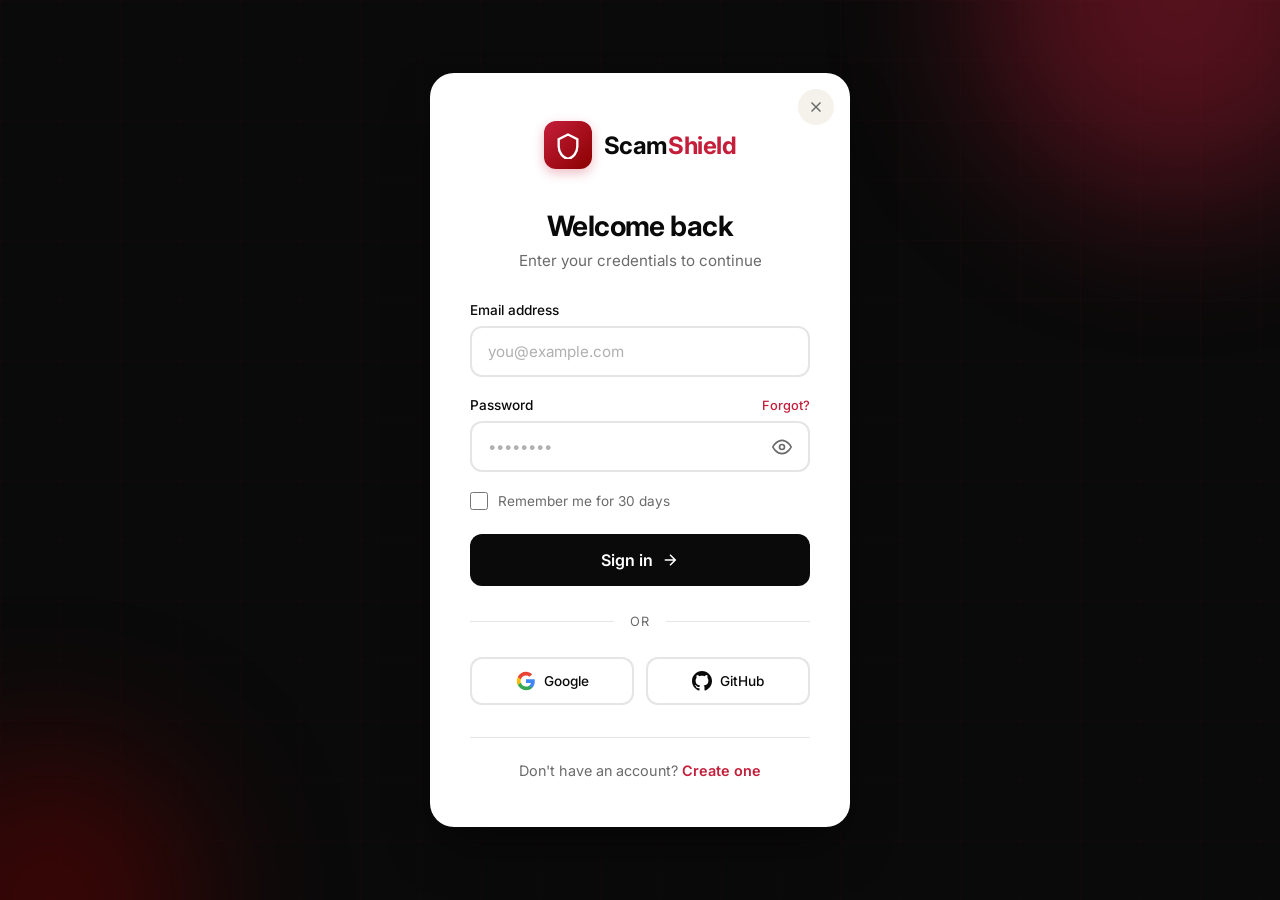
<file: frontend/public/admin.html>
<!DOCTYPE html>
<html lang="en">
<head>
  <meta charset="UTF-8">
  <meta name="viewport" content="width=device-width, initial-scale=1.0">
  
  <!-- Prevent browser caching of this protected page -->
  <meta http-equiv="Cache-Control" content="no-cache, no-store, must-revalidate">
  <meta http-equiv="Pragma" content="no-cache">
  <meta http-equiv="Expires" content="0">
  
  <title>Admin Panel — ScamShield Pro</title>
  <link rel="icon" href="./assets/favicon.svg" type="image/svg+xml">
  <link rel="stylesheet" href="./css/style.css">
  <link rel="stylesheet" href="./css/pages.css">
  <link rel="stylesheet" href="./css/responsive.css">
  <style>
    /* Admin Panel Specific Styles */
    :root {
      --admin-accent: #C41E3A;
      --admin-bg: #0A0A0A;
      --admin-surface: #111111;
      --admin-border: #222222;
      --cream: #F5F2EB;
      /* Override global light theme variables for admin */
      --paper: #111111;
      --paper-dark: #0A0A0A;
      --paper-darker: #080808;
      --gray-100: #1a1a1a;
      --gray-200: #222222;
      --gray-300: #333333;
      --ink: #F5F2EB;
    }

    body {
      background: var(--admin-bg) !important;
      color: var(--cream) !important;
      min-height: 100vh;
    }

    /* Override global table styles */
    table, thead, tbody, tr, th, td {
      background: transparent !important;
    }

    th {
      background: var(--admin-bg) !important;
      color: rgba(245,242,235,0.5) !important;
      border-bottom: 1px solid var(--admin-border) !important;
    }

    td {
      background: var(--admin-surface) !important;
      color: var(--cream) !important;
      border-bottom: 1px solid var(--admin-border) !important;
    }

    tbody tr:hover td {
      background: rgba(196,30,58,0.15) !important;
    }

    /* Override global card styles */
    .card {
      background: var(--admin-surface) !important;
      border-color: var(--admin-border) !important;
      color: var(--cream) !important;
    }

    .admin-layout {
      display: flex;
      min-height: 100vh;
    }

    /* Sidebar */
    .admin-sidebar {
      width: 260px;
      background: var(--admin-surface);
      border-right: 1px solid var(--admin-border);
      display: flex;
      flex-direction: column;
      position: fixed;
      height: 100vh;
      z-index: 100;
    }

    .sidebar-header {
      padding: 1.5rem;
      border-bottom: 1px solid var(--admin-border);
    }

    .sidebar-logo {
      display: flex;
      align-items: center;
      gap: 0.75rem;
      text-decoration: none;
      color: var(--cream);
    }

    .logo-icon {
      width: 36px;
      height: 36px;
      background: linear-gradient(135deg, var(--admin-accent), #8B0000);
      border-radius: 8px;
      display: flex;
      align-items: center;
      justify-content: center;
    }

    .logo-icon svg {
      width: 20px;
      height: 20px;
      stroke: var(--cream);
    }

    .logo-text {
      font-weight: 700;
      font-size: 1.1rem;
    }

    .logo-text span {
      color: var(--admin-accent);
    }

    .sidebar-nav {
      flex: 1;
      padding: 1rem 0;
      overflow-y: auto;
    }

    .nav-section {
      margin-bottom: 1.5rem;
    }

    .nav-section-title {
      font-size: 0.7rem;
      text-transform: uppercase;
      letter-spacing: 0.1em;
      color: rgba(245,242,235,0.4);
      padding: 0 1.5rem;
      margin-bottom: 0.5rem;
    }

    .nav-link {
      display: flex;
      align-items: center;
      gap: 0.75rem;
      padding: 0.75rem 1.5rem;
      color: rgba(245,242,235,0.7);
      text-decoration: none;
      transition: all 0.2s;
      cursor: pointer;
      border-left: 3px solid transparent;
    }

    .nav-link:hover {
      background: rgba(196,30,58,0.1);
      color: var(--cream);
    }

    .nav-link.active {
      background: rgba(196,30,58,0.15);
      color: var(--admin-accent);
      border-left-color: var(--admin-accent);
    }

    .nav-link svg {
      width: 20px;
      height: 20px;
      opacity: 0.7;
    }

    .nav-link.active svg {
      opacity: 1;
    }

    .nav-badge {
      margin-left: auto;
      background: var(--admin-accent);
      color: white;
      font-size: 0.7rem;
      padding: 0.15rem 0.5rem;
      border-radius: 10px;
      font-weight: 600;
    }

    .sidebar-footer {
      padding: 1rem 1.5rem;
      border-top: 1px solid var(--admin-border);
    }

    .admin-user {
      display: flex;
      align-items: center;
      gap: 0.75rem;
    }

    .admin-avatar {
      width: 40px;
      height: 40px;
      background: linear-gradient(135deg, var(--admin-accent), #8B0000);
      border-radius: 50%;
      display: flex;
      align-items: center;
      justify-content: center;
      font-weight: 600;
      color: white;
    }

    .admin-info {
      flex: 1;
    }

    .admin-name {
      font-weight: 600;
      font-size: 0.9rem;
    }

    .admin-role {
      font-size: 0.75rem;
      color: var(--admin-accent);
    }

    .logout-btn {
      background: none;
      border: none;
      color: rgba(245,242,235,0.5);
      cursor: pointer;
      padding: 0.5rem;
      border-radius: 6px;
      transition: all 0.2s;
    }

    .logout-btn:hover {
      background: rgba(196,30,58,0.2);
      color: var(--admin-accent);
    }

    /* Main Content */
    .admin-main {
      flex: 1;
      margin-left: 260px;
      padding: 2rem;
      min-height: 100vh;
    }

    .admin-header {
      display: flex;
      justify-content: space-between;
      align-items: center;
      margin-bottom: 2rem;
      padding-bottom: 1.5rem;
      border-bottom: 1px solid var(--admin-border);
    }

    .admin-header h1 {
      font-size: 1.75rem;
      font-weight: 700;
      margin: 0;
    }

    .admin-header p {
      color: rgba(245,242,235,0.6);
      margin: 0.25rem 0 0;
      font-size: 0.9rem;
    }

    .header-actions {
      display: flex;
      gap: 0.75rem;
    }

    .system-status {
      display: flex;
      align-items: center;
      gap: 0.5rem;
      padding: 0.5rem 1rem;
      background: rgba(27,94,32,0.15);
      border: 1px solid rgba(27,94,32,0.3);
      border-radius: 8px;
      color: #4CAF50;
      font-size: 0.85rem;
      font-weight: 500;
    }

    .status-dot {
      width: 8px;
      height: 8px;
      background: #4CAF50;
      border-radius: 50%;
      animation: pulse 2s infinite;
    }

    @keyframes pulse {
      0%, 100% { opacity: 1; }
      50% { opacity: 0.5; }
    }

    /* Stats Grid */
    .stats-grid {
      display: grid;
      grid-template-columns: repeat(4, 1fr);
      gap: 1.5rem;
      margin-bottom: 2rem;
    }

    .stat-card {
      background: var(--admin-surface);
      border: 1px solid var(--admin-border);
      border-radius: 12px;
      padding: 1.5rem;
      position: relative;
      overflow: hidden;
    }

    .stat-card::before {
      content: '';
      position: absolute;
      top: 0;
      left: 0;
      right: 0;
      height: 3px;
      background: linear-gradient(90deg, var(--admin-accent), transparent);
    }

    .stat-icon {
      width: 44px;
      height: 44px;
      background: rgba(196,30,58,0.1);
      border-radius: 10px;
      display: flex;
      align-items: center;
      justify-content: center;
      margin-bottom: 1rem;
    }

    .stat-icon svg {
      width: 22px;
      height: 22px;
      stroke: var(--admin-accent);
    }

    .stat-label {
      font-size: 0.8rem;
      color: rgba(245,242,235,0.5);
      text-transform: uppercase;
      letter-spacing: 0.05em;
      margin-bottom: 0.5rem;
    }

    .stat-value {
      font-size: 2rem;
      font-weight: 700;
      color: var(--cream);
      font-family: var(--font-mono);
    }

    .stat-value.danger {
      color: var(--admin-accent);
    }

    .stat-change {
      font-size: 0.8rem;
      margin-top: 0.5rem;
      color: rgba(245,242,235,0.5);
    }

    .stat-change.positive {
      color: #4CAF50;
    }

    .stat-change.negative {
      color: var(--admin-accent);
    }

    /* View Containers */
    .admin-view {
      display: none;
    }

    .admin-view.active {
      display: block;
    }

    /* Cards */
    .admin-card {
      background: var(--admin-surface);
      border: 1px solid var(--admin-border);
      border-radius: 12px;
      margin-bottom: 1.5rem;
    }

    .card-header {
      display: flex;
      justify-content: space-between;
      align-items: center;
      padding: 1.25rem 1.5rem;
      border-bottom: 1px solid var(--admin-border);
    }

    .card-title {
      font-size: 1rem;
      font-weight: 600;
      margin: 0;
    }

    .card-actions {
      display: flex;
      gap: 0.5rem;
    }

    .card-body {
      padding: 1.5rem;
    }

    /* Tables */
    .admin-table {
      width: 100%;
      border-collapse: collapse;
      background: var(--admin-surface) !important;
    }

    .admin-table thead {
      background: var(--admin-bg) !important;
    }

    .admin-table tbody {
      background: var(--admin-surface) !important;
    }

    .admin-table tbody tr {
      background: var(--admin-surface) !important;
    }

    .admin-table th {
      text-align: left;
      padding: 0.75rem 1rem;
      font-size: 0.75rem;
      text-transform: uppercase;
      letter-spacing: 0.05em;
      color: rgba(245,242,235,0.5) !important;
      border-bottom: 1px solid var(--admin-border) !important;
      font-weight: 500;
      background: var(--admin-bg) !important;
    }

    .admin-table td {
      padding: 1rem;
      border-bottom: 1px solid var(--admin-border) !important;
      font-size: 0.9rem;
      color: var(--cream) !important;
      background: var(--admin-surface) !important;
    }

    .admin-table tbody tr:hover {
      background: rgba(196,30,58,0.15) !important;
    }

    .admin-table tbody tr:hover td {
      background: rgba(196,30,58,0.15) !important;
      color: var(--cream) !important;
    }

    .admin-table tbody tr:hover .user-info-sm .name,
    .admin-table tbody tr:hover .user-info-sm .email {
      color: var(--cream) !important;
    }

    .admin-table tr:last-child td {
      border-bottom: none;
    }

    /* Badges */
    .badge {
      display: inline-flex;
      align-items: center;
      padding: 0.25rem 0.75rem;
      border-radius: 20px;
      font-size: 0.75rem;
      font-weight: 500;
    }

    .badge-success {
      background: rgba(76,175,80,0.15);
      color: #4CAF50;
    }

    .badge-warning {
      background: rgba(255,152,0,0.15);
      color: #FF9800;
    }

    .badge-danger {
      background: rgba(196,30,58,0.15);
      color: var(--admin-accent);
    }

    .badge-info {
      background: rgba(33,150,243,0.15);
      color: #2196F3;
    }

    /* Buttons */
    .btn {
      display: inline-flex;
      align-items: center;
      gap: 0.5rem;
      padding: 0.5rem 1rem;
      border-radius: 6px;
      font-size: 0.85rem;
      font-weight: 500;
      cursor: pointer;
      transition: all 0.2s;
      border: none;
    }

    .btn-primary {
      background: var(--admin-accent);
      color: white;
    }

    .btn-primary:hover {
      background: #a01830;
    }

    .btn-outline {
      background: transparent;
      border: 1px solid var(--admin-border);
      color: var(--cream);
    }

    .btn-outline:hover {
      border-color: var(--admin-accent);
      color: var(--admin-accent);
    }

    .btn-sm {
      padding: 0.35rem 0.75rem;
      font-size: 0.8rem;
    }

    .btn-danger {
      background: #dc3545;
      color: white;
    }

    .btn-danger:hover {
      background: #c82333;
    }

    .btn-success {
      background: #28a745;
      color: white;
    }

    .btn-success:hover {
      background: #218838;
    }

    .btn-warning {
      background: #FF9800;
      color: white;
    }

    .btn-warning:hover {
      background: #e68900;
    }

    .btn-icon {
      width: 32px;
      height: 32px;
      padding: 0;
      justify-content: center;
      background: var(--admin-surface);
      border: 1px solid var(--admin-border);
      color: var(--cream);
    }

    .btn-icon:hover {
      background: var(--admin-accent);
      border-color: var(--admin-accent);
      color: white;
    }

    /* User Avatar */
    .user-avatar-sm {
      width: 32px;
      height: 32px;
      border-radius: 50%;
      background: var(--admin-border);
      display: flex;
      align-items: center;
      justify-content: center;
      font-weight: 600;
      font-size: 0.75rem;
    }

    .user-cell {
      display: flex;
      align-items: center;
      gap: 0.75rem;
    }

    .user-info-sm {
      display: flex;
      flex-direction: column;
    }

    .user-info-sm .name {
      font-weight: 500;
      color: var(--cream);
    }

    .user-info-sm .email {
      font-size: 0.8rem;
      color: rgba(245,242,235,0.6);
    }

    /* Grid Layouts */
    .grid-2 {
      display: grid;
      grid-template-columns: repeat(2, 1fr);
      gap: 1.5rem;
    }

    .grid-3 {
      display: grid;
      grid-template-columns: repeat(3, 1fr);
      gap: 1.5rem;
    }

    /* Activity List */
    .activity-list {
      display: flex;
      flex-direction: column;
    }

    .activity-item {
      display: flex;
      align-items: flex-start;
      gap: 1rem;
      padding: 1rem 0;
      border-bottom: 1px solid var(--admin-border);
    }

    .activity-item:last-child {
      border-bottom: none;
    }

    .activity-icon {
      width: 40px;
      height: 40px;
      border-radius: 8px;
      display: flex;
      align-items: center;
      justify-content: center;
      flex-shrink: 0;
    }

    .activity-icon.users {
      background: rgba(33,150,243,0.15);
      color: #2196F3;
    }

    .activity-icon.threats {
      background: rgba(196,30,58,0.15);
      color: var(--admin-accent);
    }

    .activity-icon.api {
      background: rgba(156,39,176,0.15);
      color: #9C27B0;
    }

    .activity-icon.system {
      background: rgba(76,175,80,0.15);
      color: #4CAF50;
    }

    .activity-content {
      flex: 1;
    }

    .activity-title {
      font-weight: 500;
      margin-bottom: 0.25rem;
      color: var(--cream);
    }

    .activity-meta {
      font-size: 0.8rem;
      color: rgba(245,242,235,0.5);
    }

    /* Alerts */
    .alert-item {
      padding: 1rem;
      border-radius: 8px;
      margin-bottom: 0.75rem;
      border-left: 4px solid;
    }

    .alert-item.danger {
      background: rgba(196,30,58,0.1);
      border-color: var(--admin-accent);
    }

    .alert-item.warning {
      background: rgba(255,152,0,0.1);
      border-color: #FF9800;
    }

    .alert-item.success {
      background: rgba(76,175,80,0.1);
      border-color: #4CAF50;
    }

    .alert-title {
      font-weight: 600;
      margin-bottom: 0.25rem;
      color: var(--cream);
    }

    .alert-message {
      font-size: 0.85rem;
      color: rgba(245,242,235,0.7);
      margin-bottom: 0.5rem;
    }

    .alert-time {
      font-size: 0.75rem;
      color: rgba(245,242,235,0.4);
      font-family: var(--font-mono);
    }

    /* Provider Status */
    .provider-grid {
      display: grid;
      grid-template-columns: repeat(3, 1fr);
      gap: 1rem;
    }

    .provider-card {
      background: rgba(0,0,0,0.3);
      border: 1px solid var(--admin-border);
      border-radius: 10px;
      padding: 1.25rem;
      text-align: center;
    }

    .provider-name {
      font-weight: 600;
      margin-bottom: 0.5rem;
    }

    .provider-status {
      display: flex;
      align-items: center;
      justify-content: center;
      gap: 0.5rem;
      font-size: 0.85rem;
      margin-bottom: 0.75rem;
    }

    .provider-metrics {
      display: flex;
      justify-content: space-around;
      font-size: 0.8rem;
      color: rgba(245,242,235,0.6);
    }

    .provider-metric strong {
      display: block;
      color: var(--cream);
      font-size: 1rem;
    }

    /* Filters */
    .filters-row {
      display: flex;
      gap: 1rem;
      margin-bottom: 1.5rem;
      flex-wrap: wrap;
    }

    .filter-input {
      background: var(--admin-surface);
      border: 1px solid var(--admin-border);
      border-radius: 6px;
      padding: 0.5rem 1rem;
      color: var(--cream);
      font-size: 0.9rem;
      min-width: 200px;
    }

    .filter-input::placeholder {
      color: rgba(245,242,235,0.4);
    }

    .filter-input:focus {
      outline: none;
      border-color: var(--admin-accent);
    }

    .filter-select {
      background: var(--admin-surface);
      border: 1px solid var(--admin-border);
      border-radius: 6px;
      padding: 0.5rem 1rem;
      color: var(--cream);
      font-size: 0.9rem;
    }

    /* Pagination */
    .pagination {
      display: flex;
      align-items: center;
      justify-content: space-between;
      padding: 1rem 1.5rem;
      border-top: 1px solid var(--admin-border);
    }

    .pagination-info {
      font-size: 0.85rem;
      color: rgba(245,242,235,0.6);
    }

    .pagination-buttons {
      display: flex;
      gap: 0.5rem;
    }

    /* Modal */
    .modal-overlay {
      position: fixed;
      inset: 0;
      background: rgba(0,0,0,0.8);
      display: none;
      align-items: center;
      justify-content: center;
      z-index: 1000;
    }

    .modal-overlay.active {
      display: flex;
    }

    .modal {
      background: var(--admin-surface);
      border: 1px solid var(--admin-border);
      border-radius: 12px;
      width: 90%;
      max-width: 500px;
      max-height: 80vh;
      overflow: hidden;
    }

    .modal-header {
      display: flex;
      justify-content: space-between;
      align-items: center;
      padding: 1.25rem 1.5rem;
      border-bottom: 1px solid var(--admin-border);
    }

    .modal-title {
      font-weight: 600;
      font-size: 1.1rem;
      color: var(--cream);
    }

    .modal-close {
      background: none;
      border: none;
      color: rgba(245,242,235,0.5);
      cursor: pointer;
      padding: 0.25rem;
    }

    .modal-close:hover {
      color: var(--admin-accent);
    }

    .modal-body {
      padding: 1.5rem;
      overflow-y: auto;
    }

    .modal-footer {
      display: flex;
      justify-content: flex-end;
      gap: 0.75rem;
      padding: 1rem 1.5rem;
      border-top: 1px solid var(--admin-border);
    }

    /* Form Groups */
    .form-group {
      margin-bottom: 1.25rem;
    }

    .form-label {
      display: block;
      font-size: 0.85rem;
      font-weight: 500;
      margin-bottom: 0.5rem;
      color: rgba(245,242,235,0.8);
    }

    .form-control {
      width: 100%;
      background: var(--admin-bg);
      border: 1px solid var(--admin-border);
      border-radius: 6px;
      padding: 0.75rem 1rem;
      color: var(--cream);
      font-size: 0.9rem;
    }

    .form-control:focus {
      outline: none;
      border-color: var(--admin-accent);
    }

    /* Charts placeholder */
    .chart-container {
      height: 250px;
      display: flex;
      align-items: center;
      justify-content: center;
      background: rgba(0,0,0,0.2);
      border-radius: 8px;
      color: rgba(245,242,235,0.4);
    }

    /* Loading */
    .loading {
      display: flex;
      align-items: center;
      justify-content: center;
      padding: 3rem;
      color: rgba(245,242,235,0.5);
    }

    .spinner {
      width: 24px;
      height: 24px;
      border: 2px solid var(--admin-border);
      border-top-color: var(--admin-accent);
      border-radius: 50%;
      animation: spin 1s linear infinite;
      margin-right: 0.75rem;
    }

    @keyframes spin {
      to { transform: rotate(360deg); }
    }

    /* Risk Score Bar */
    .risk-bar {
      height: 6px;
      background: var(--admin-border);
      border-radius: 3px;
      overflow: hidden;
      width: 80px;
    }

    .risk-fill {
      height: 100%;
      border-radius: 3px;
    }

    .risk-fill.high { background: var(--admin-accent); }
    .risk-fill.medium { background: #FF9800; }
    .risk-fill.low { background: #4CAF50; }

    /* Empty State */
    .empty-state {
      text-align: center;
      padding: 4rem 2rem;
      color: rgba(245,242,235,0.5);
    }

    .empty-state svg {
      width: 64px;
      height: 64px;
      margin-bottom: 1rem;
      opacity: 0.3;
    }

    .empty-state h3 {
      font-weight: 600;
      margin-bottom: 0.5rem;
      color: rgba(245,242,235,0.7);
    }

    /* Responsive */
    @media (max-width: 1200px) {
      .stats-grid {
        grid-template-columns: repeat(2, 1fr);
      }
      .provider-grid {
        grid-template-columns: repeat(2, 1fr);
      }
    }

    @media (max-width: 768px) {
      .admin-sidebar {
        transform: translateX(-100%);
        transition: transform 0.3s;
      }
      .admin-sidebar.open {
        transform: translateX(0);
      }
      .admin-main {
        margin-left: 0;
      }
      .stats-grid {
        grid-template-columns: 1fr;
      }
      .grid-2 {
        grid-template-columns: 1fr;
      }
    }
  </style>
</head>
<body>
  <div class="admin-layout">
    <!-- Sidebar -->
    <aside class="admin-sidebar">
      <div class="sidebar-header">
        <a href="./index.html" class="sidebar-logo">
          <div class="logo-icon">
            <svg viewBox="0 0 24 24" fill="none" stroke-width="2">
              <path d="M12 3L4 7v6c0 5.5 3.5 10 8 11 4.5-1 8-5.5 8-11V7l-8-4z"/>
            </svg>
          </div>
          <span class="logo-text">Scam<span>Shield</span></span>
        </a>
      </div>

      <nav class="sidebar-nav">
        <div class="nav-section">
          <span class="nav-section-title">Admin</span>
          <a class="nav-link active" onclick="showView('overview')">
            <svg viewBox="0 0 24 24" fill="none" stroke="currentColor" stroke-width="2">
              <rect x="3" y="3" width="7" height="7"/>
              <rect x="14" y="3" width="7" height="7"/>
              <rect x="14" y="14" width="7" height="7"/>
              <rect x="3" y="14" width="7" height="7"/>
            </svg>
            Overview
          </a>
          <a class="nav-link" onclick="showView('users')">
            <svg viewBox="0 0 24 24" fill="none" stroke="currentColor" stroke-width="2">
              <path d="M17 21v-2a4 4 0 00-4-4H5a4 4 0 00-4 4v2"/>
              <circle cx="9" cy="7" r="4"/>
              <path d="M23 21v-2a4 4 0 00-3-3.87"/>
              <path d="M16 3.13a4 4 0 010 7.75"/>
            </svg>
            Users
            <span class="nav-badge" id="users-count">0</span>
          </a>
          <a class="nav-link" onclick="showView('threats')">
            <svg viewBox="0 0 24 24" fill="none" stroke="currentColor" stroke-width="2">
              <path d="M12 9v2m0 4h.01m-6.938 4h13.856c1.54 0 2.502-1.667 1.732-3L13.732 4c-.77-1.333-2.694-1.333-3.464 0L3.34 16c-.77 1.333.192 3 1.732 3z"/>
            </svg>
            Threats
          </a>
          <a class="nav-link" onclick="showView('sessions')">
            <svg viewBox="0 0 24 24" fill="none" stroke="currentColor" stroke-width="2">
              <path d="M21 15a2 2 0 01-2 2H7l-4 4V5a2 2 0 012-2h14a2 2 0 012 2z"/>
            </svg>
            Sessions
          </a>
          <a class="nav-link" onclick="showView('scammers')">
            <svg viewBox="0 0 24 24" fill="none" stroke="currentColor" stroke-width="2">
              <circle cx="12" cy="12" r="10"/>
              <line x1="4.93" y1="4.93" x2="19.07" y2="19.07"/>
            </svg>
            Scammers
          </a>
        </div>

        <div class="nav-section">
          <span class="nav-section-title">System</span>
          <a class="nav-link" onclick="showView('providers')">
            <svg viewBox="0 0 24 24" fill="none" stroke="currentColor" stroke-width="2">
              <rect x="2" y="3" width="20" height="14" rx="2"/>
              <line x1="8" y1="21" x2="16" y2="21"/>
              <line x1="12" y1="17" x2="12" y2="21"/>
            </svg>
            AI Providers
          </a>
          <a class="nav-link" onclick="showView('logs')">
            <svg viewBox="0 0 24 24" fill="none" stroke="currentColor" stroke-width="2">
              <path d="M14 2H6a2 2 0 00-2 2v16a2 2 0 002 2h12a2 2 0 002-2V8z"/>
              <polyline points="14 2 14 8 20 8"/>
              <line x1="16" y1="13" x2="8" y2="13"/>
              <line x1="16" y1="17" x2="8" y2="17"/>
              <polyline points="10 9 9 9 8 9"/>
            </svg>
            System Logs
          </a>
          <a class="nav-link" onclick="showView('settings')">
            <svg viewBox="0 0 24 24" fill="none" stroke="currentColor" stroke-width="2">
              <circle cx="12" cy="12" r="3"/>
              <path d="M19.4 15a1.65 1.65 0 00.33 1.82l.06.06a2 2 0 010 2.83 2 2 0 01-2.83 0l-.06-.06a1.65 1.65 0 00-1.82-.33 1.65 1.65 0 00-1 1.51V21a2 2 0 01-2 2 2 2 0 01-2-2v-.09A1.65 1.65 0 009 19.4a1.65 1.65 0 00-1.82.33l-.06.06a2 2 0 01-2.83 0 2 2 0 010-2.83l.06-.06a1.65 1.65 0 00.33-1.82 1.65 1.65 0 00-1.51-1H3a2 2 0 01-2-2 2 2 0 012-2h.09A1.65 1.65 0 004.6 9a1.65 1.65 0 00-.33-1.82l-.06-.06a2 2 0 010-2.83 2 2 0 012.83 0l.06.06a1.65 1.65 0 001.82.33H9a1.65 1.65 0 001-1.51V3a2 2 0 012-2 2 2 0 012 2v.09a1.65 1.65 0 001 1.51 1.65 1.65 0 001.82-.33l.06-.06a2 2 0 012.83 0 2 2 0 010 2.83l-.06.06a1.65 1.65 0 00-.33 1.82V9a1.65 1.65 0 001.51 1H21a2 2 0 012 2 2 2 0 01-2 2h-.09a1.65 1.65 0 00-1.51 1z"/>
            </svg>
            Settings
          </a>
        </div>
      </nav>

      <div class="sidebar-footer">
        <div class="admin-user">
          <div class="admin-avatar" id="admin-avatar">A</div>
          <div class="admin-info">
            <div class="admin-name" id="admin-name">Admin</div>
            <div class="admin-role">Administrator</div>
          </div>
          <button class="logout-btn" onclick="logout()" title="Log out">
            <svg width="20" height="20" viewBox="0 0 24 24" fill="none" stroke="currentColor" stroke-width="2">
              <path d="M9 21H5a2 2 0 01-2-2V5a2 2 0 012-2h4"/>
              <polyline points="16 17 21 12 16 7"/>
              <line x1="21" y1="12" x2="9" y2="12"/>
            </svg>
          </button>
        </div>
      </div>
    </aside>

    <!-- Main Content -->
    <main class="admin-main">
      <!-- Overview View -->
      <div class="admin-view active" id="view-overview">
        <div class="admin-header">
          <div>
            <h1>Admin Dashboard</h1>
            <p>System overview and management controls</p>
          </div>
          <div class="header-actions">
            <div class="system-status">
              <span class="status-dot"></span>
              All Systems Operational
            </div>
            <button class="btn btn-outline" onclick="refreshMetrics()">
              <svg width="16" height="16" viewBox="0 0 24 24" fill="none" stroke="currentColor" stroke-width="2">
                <polyline points="23 4 23 10 17 10"/>
                <path d="M20.49 15a9 9 0 11-2.12-9.36L23 10"/>
              </svg>
              Refresh
            </button>
          </div>
        </div>

        <!-- Stats Grid -->
        <div class="stats-grid">
          <div class="stat-card">
            <div class="stat-icon">
              <svg viewBox="0 0 24 24" fill="none" stroke="currentColor" stroke-width="2">
                <path d="M17 21v-2a4 4 0 00-4-4H5a4 4 0 00-4 4v2"/>
                <circle cx="9" cy="7" r="4"/>
                <path d="M23 21v-2a4 4 0 00-3-3.87"/>
                <path d="M16 3.13a4 4 0 010 7.75"/>
              </svg>
            </div>
            <div class="stat-label">Total Users</div>
            <div class="stat-value" id="stat-users">—</div>
            <div class="stat-change positive" id="stat-users-change">Loading...</div>
          </div>
          <div class="stat-card">
            <div class="stat-icon">
              <svg viewBox="0 0 24 24" fill="none" stroke="currentColor" stroke-width="2">
                <circle cx="12" cy="12" r="10"/>
                <polyline points="12 6 12 12 16 14"/>
              </svg>
            </div>
            <div class="stat-label">Active Sessions</div>
            <div class="stat-value" id="stat-sessions">—</div>
            <div class="stat-change" id="stat-sessions-change">current</div>
          </div>
          <div class="stat-card">
            <div class="stat-icon">
              <svg viewBox="0 0 24 24" fill="none" stroke="currentColor" stroke-width="2">
                <polyline points="22 12 18 12 15 21 9 3 6 12 2 12"/>
              </svg>
            </div>
            <div class="stat-label">API Calls Today</div>
            <div class="stat-value" id="stat-api">—</div>
            <div class="stat-change positive" id="stat-api-change">Loading...</div>
          </div>
          <div class="stat-card">
            <div class="stat-icon">
              <svg viewBox="0 0 24 24" fill="none" stroke="currentColor" stroke-width="2">
                <path d="M12 9v2m0 4h.01m-6.938 4h13.856c1.54 0 2.502-1.667 1.732-3L13.732 4c-.77-1.333-2.694-1.333-3.464 0L3.34 16c-.77 1.333.192 3 1.732 3z"/>
              </svg>
            </div>
            <div class="stat-label">Threats Detected</div>
            <div class="stat-value danger" id="stat-threats">—</div>
            <div class="stat-change" id="stat-threats-change">last 24h</div>
          </div>
        </div>

        <!-- AI Provider Status -->
        <div class="admin-card">
          <div class="card-header">
            <h3 class="card-title">AI Provider Status</h3>
            <button class="btn btn-sm btn-outline" onclick="refreshProviders()">Refresh</button>
          </div>
          <div class="card-body">
            <div class="provider-grid" id="providers-grid">
              <div class="provider-card">
                <div class="provider-name">Groq</div>
                <div class="provider-status">
                  <span class="status-dot"></span>
                  <span class="badge badge-success">Active</span>
                </div>
                <div class="provider-metrics">
                  <div><strong>142ms</strong> Latency</div>
                  <div><strong>24.8K</strong> Requests</div>
                </div>
              </div>
              <div class="provider-card">
                <div class="provider-name">DeepSeek</div>
                <div class="provider-status">
                  <span class="status-dot"></span>
                  <span class="badge badge-success">Active</span>
                </div>
                <div class="provider-metrics">
                  <div><strong>189ms</strong> Latency</div>
                  <div><strong>18.2K</strong> Requests</div>
                </div>
              </div>
              <div class="provider-card">
                <div class="provider-name">Ollama</div>
                <div class="provider-status">
                  <span class="badge badge-warning">Standby</span>
                </div>
                <div class="provider-metrics">
                  <div><strong>—</strong> Latency</div>
                  <div><strong>0</strong> Requests</div>
                </div>
              </div>
            </div>
          </div>
        </div>

        <!-- Grid Section -->
        <div class="grid-2">
          <!-- Recent Activity -->
          <div class="admin-card">
            <div class="card-header">
              <h3 class="card-title">Recent Activity</h3>
              <a href="#" onclick="showView('logs')" style="font-size:0.85rem;color:var(--admin-accent);text-decoration:none;">View all →</a>
            </div>
            <div class="card-body">
              <div class="activity-list" id="recent-activity">
                <div class="activity-item">
                  <div class="activity-icon users">
                    <svg width="18" height="18" viewBox="0 0 24 24" fill="none" stroke="currentColor" stroke-width="2">
                      <path d="M16 21v-2a4 4 0 00-4-4H5a4 4 0 00-4 4v2"/>
                      <circle cx="8.5" cy="7" r="4"/>
                    </svg>
                  </div>
                  <div class="activity-content">
                    <div class="activity-title">New user registered</div>
                    <div class="activity-meta">john@example.com — 5 min ago</div>
                  </div>
                </div>
                <div class="activity-item">
                  <div class="activity-icon threats">
                    <svg width="18" height="18" viewBox="0 0 24 24" fill="none" stroke="currentColor" stroke-width="2">
                      <path d="M12 9v2m0 4h.01"/>
                      <path d="M10.29 3.86L1.82 18a2 2 0 001.71 3h16.94a2 2 0 001.71-3L13.71 3.86a2 2 0 00-3.42 0z"/>
                    </svg>
                  </div>
                  <div class="activity-content">
                    <div class="activity-title">Phishing attempt blocked</div>
                    <div class="activity-meta">High confidence detection — 12 min ago</div>
                  </div>
                </div>
                <div class="activity-item">
                  <div class="activity-icon api">
                    <svg width="18" height="18" viewBox="0 0 24 24" fill="none" stroke="currentColor" stroke-width="2">
                      <path d="M14.7 6.3a1 1 0 000 1.4l1.6 1.6a1 1 0 001.4 0l3.77-3.77a6 6 0 01-7.94 7.94l-6.91 6.91a2.12 2.12 0 01-3-3l6.91-6.91a6 6 0 017.94-7.94l-3.76 3.76z"/>
                    </svg>
                  </div>
                  <div class="activity-content">
                    <div class="activity-title">API key created</div>
                    <div class="activity-meta">user@company.com — 23 min ago</div>
                  </div>
                </div>
                <div class="activity-item">
                  <div class="activity-icon system">
                    <svg width="18" height="18" viewBox="0 0 24 24" fill="none" stroke="currentColor" stroke-width="2">
                      <polyline points="22 12 18 12 15 21 9 3 6 12 2 12"/>
                    </svg>
                  </div>
                  <div class="activity-content">
                    <div class="activity-title">System health check passed</div>
                    <div class="activity-meta">All services operational — 1 hour ago</div>
                  </div>
                </div>
              </div>
            </div>
          </div>

          <!-- System Alerts -->
          <div class="admin-card">
            <div class="card-header">
              <h3 class="card-title">System Alerts</h3>
              <span class="badge badge-warning" id="alerts-count">3 Active</span>
            </div>
            <div class="card-body" id="system-alerts">
              <div class="alert-item danger">
                <div class="alert-title" style="color:var(--admin-accent);">High API Usage</div>
                <div class="alert-message">API calls approaching 80% of daily limit. Consider upgrading plan.</div>
                <div class="alert-time">2 min ago</div>
              </div>
              <div class="alert-item warning">
                <div class="alert-title" style="color:#FF9800;">Maintenance Scheduled</div>
                <div class="alert-message">System maintenance planned for Sunday 2 AM UTC.</div>
                <div class="alert-time">1 hour ago</div>
              </div>
              <div class="alert-item success">
                <div class="alert-title" style="color:#4CAF50;">Model Updated</div>
                <div class="alert-message">Scam detection model v3.5 deployed successfully.</div>
                <div class="alert-time">3 hours ago</div>
              </div>
            </div>
          </div>
        </div>
      </div>

      <!-- Users View -->
      <div class="admin-view" id="view-users">
        <div class="admin-header">
          <div>
            <h1>User Management</h1>
            <p>Manage all registered users</p>
          </div>
          <div class="header-actions">
            <button class="btn btn-outline" onclick="exportUsers()">
              <svg width="16" height="16" viewBox="0 0 24 24" fill="none" stroke="currentColor" stroke-width="2">
                <path d="M21 15v4a2 2 0 01-2 2H5a2 2 0 01-2-2v-4"/>
                <polyline points="7 10 12 15 17 10"/>
                <line x1="12" y1="15" x2="12" y2="3"/>
              </svg>
              Export
            </button>
            <button class="btn btn-primary" onclick="showAddUserModal()">
              <svg width="16" height="16" viewBox="0 0 24 24" fill="none" stroke="currentColor" stroke-width="2">
                <line x1="12" y1="5" x2="12" y2="19"/>
                <line x1="5" y1="12" x2="19" y2="12"/>
              </svg>
              Add User
            </button>
          </div>
        </div>

        <div class="filters-row">
          <input type="text" class="filter-input" id="user-search" placeholder="Search by email..." onkeyup="searchUsers()">
          <select class="filter-select" id="user-role-filter" onchange="filterUsers()">
            <option value="">All Roles</option>
            <option value="user">User</option>
            <option value="admin">Admin</option>
          </select>
          <select class="filter-select" id="user-status-filter" onchange="filterUsers()">
            <option value="">All Status</option>
            <option value="active">Active</option>
            <option value="inactive">Inactive</option>
          </select>
        </div>

        <div class="admin-card">
          <div class="card-body" style="padding:0;">
            <table class="admin-table">
              <thead>
                <tr>
                  <th>User</th>
                  <th>Role</th>
                  <th>Status</th>
                  <th>Verified</th>
                  <th>Joined</th>
                  <th>Last Login</th>
                  <th>Actions</th>
                </tr>
              </thead>
              <tbody id="users-table-body">
                <tr>
                  <td colspan="7" class="loading">
                    <div class="spinner"></div>
                    Loading users...
                  </td>
                </tr>
              </tbody>
            </table>
          </div>
          <div class="pagination">
            <div class="pagination-info" id="users-pagination-info">Showing 0 of 0 users</div>
            <div class="pagination-buttons">
              <button class="btn btn-sm btn-outline" id="users-prev" onclick="prevUsersPage()" disabled>Previous</button>
              <button class="btn btn-sm btn-outline" id="users-next" onclick="nextUsersPage()">Next</button>
            </div>
          </div>
        </div>
      </div>

      <!-- Threats View -->
      <div class="admin-view" id="view-threats">
        <div class="admin-header">
          <div>
            <h1>Threat Detection</h1>
            <p>Monitor and manage detected threats</p>
          </div>
          <div class="header-actions">
            <button class="btn btn-outline" onclick="refreshThreats()">
              <svg width="16" height="16" viewBox="0 0 24 24" fill="none" stroke="currentColor" stroke-width="2">
                <polyline points="23 4 23 10 17 10"/>
                <path d="M20.49 15a9 9 0 11-2.12-9.36L23 10"/>
              </svg>
              Refresh
            </button>
            <button class="btn btn-outline" onclick="exportThreats()">
              <svg width="16" height="16" viewBox="0 0 24 24" fill="none" stroke="currentColor" stroke-width="2">
                <path d="M21 15v4a2 2 0 01-2 2H5a2 2 0 01-2-2v-4"/>
                <polyline points="7 10 12 15 17 10"/>
                <line x1="12" y1="15" x2="12" y2="3"/>
              </svg>
              Export
            </button>
          </div>
        </div>

        <div class="stats-grid" style="grid-template-columns: repeat(4, 1fr); margin-bottom: 1.5rem;">
          <div class="stat-card">
            <div class="stat-label">Total Blocked</div>
            <div class="stat-value danger" id="threats-total">1,247</div>
          </div>
          <div class="stat-card">
            <div class="stat-label">Today</div>
            <div class="stat-value" id="threats-today">23</div>
          </div>
          <div class="stat-card">
            <div class="stat-label">This Week</div>
            <div class="stat-value" id="threats-week">156</div>
          </div>
          <div class="stat-card">
            <div class="stat-label">Success Rate</div>
            <div class="stat-value" style="color:#4CAF50;" id="threats-success">98.4%</div>
          </div>
        </div>

        <div class="filters-row">
          <select class="filter-select" id="threat-type-filter" onchange="filterThreats()">
            <option value="">All Types</option>
            <option value="phishing">Phishing</option>
            <option value="tech_support">Tech Support</option>
            <option value="banking">Banking</option>
            <option value="lottery">Lottery</option>
            <option value="romance">Romance</option>
            <option value="investment">Investment</option>
          </select>
          <select class="filter-select" id="threat-severity-filter" onchange="filterThreats()">
            <option value="">All Severity</option>
            <option value="critical">Critical</option>
            <option value="high">High</option>
            <option value="medium">Medium</option>
            <option value="low">Low</option>
          </select>
          <select class="filter-select" id="threat-status-filter" onchange="filterThreats()">
            <option value="">All Status</option>
            <option value="blocked">Blocked</option>
            <option value="allowed">Allowed</option>
            <option value="pending">Pending Review</option>
          </select>
        </div>

        <div class="admin-card">
          <div class="card-header">
            <h3 class="card-title">Recent Threats</h3>
            <div style="display:flex;align-items:center;gap:0.5rem;">
              <button class="btn btn-sm btn-outline" onclick="bulkBlockThreats()">Block Selected</button>
              <button class="btn btn-sm btn-outline" onclick="bulkAllowThreats()">Allow Selected</button>
            </div>
          </div>
          <div class="card-body" style="padding:0;">
            <table class="admin-table">
              <thead>
                <tr>
                  <th><input type="checkbox" id="select-all-threats" onchange="toggleAllThreats(this)" style="width:16px;height:16px;"></th>
                  <th>Time</th>
                  <th>Type</th>
                  <th>Source</th>
                  <th>Confidence</th>
                  <th>Severity</th>
                  <th>Status</th>
                  <th>Actions</th>
                </tr>
              </thead>
              <tbody id="threats-table-body">
                <!-- Dynamic content -->
              </tbody>
            </table>
          </div>
          <div class="pagination">
            <div class="pagination-info" id="threats-pagination-info">Showing 1-20 of 156 threats</div>
            <div class="pagination-buttons">
              <button class="btn btn-sm btn-outline" id="threats-prev" onclick="prevThreatsPage()" disabled>Previous</button>
              <button class="btn btn-sm btn-outline" id="threats-next" onclick="nextThreatsPage()">Next</button>
            </div>
          </div>
        </div>

        <div class="grid-2" style="margin-top:1.5rem;">
          <div class="admin-card">
            <div class="card-header">
              <h3 class="card-title">Threat Distribution</h3>
            </div>
            <div class="card-body" id="threat-distribution">
              <div style="display:flex;flex-direction:column;gap:0.75rem;">
                <div style="display:flex;align-items:center;gap:1rem;">
                  <span style="width:100px;font-size:0.85rem;">Phishing</span>
                  <div style="flex:1;height:24px;background:rgba(196,30,58,0.2);border-radius:4px;overflow:hidden;">
                    <div style="width:45%;height:100%;background:var(--admin-accent);"></div>
                  </div>
                  <span style="font-size:0.85rem;width:40px;text-align:right;">45%</span>
                </div>
                <div style="display:flex;align-items:center;gap:1rem;">
                  <span style="width:100px;font-size:0.85rem;">Tech Support</span>
                  <div style="flex:1;height:24px;background:rgba(255,152,0,0.2);border-radius:4px;overflow:hidden;">
                    <div style="width:28%;height:100%;background:#FF9800;"></div>
                  </div>
                  <span style="font-size:0.85rem;width:40px;text-align:right;">28%</span>
                </div>
                <div style="display:flex;align-items:center;gap:1rem;">
                  <span style="width:100px;font-size:0.85rem;">Banking</span>
                  <div style="flex:1;height:24px;background:rgba(33,150,243,0.2);border-radius:4px;overflow:hidden;">
                    <div style="width:15%;height:100%;background:#2196F3;"></div>
                  </div>
                  <span style="font-size:0.85rem;width:40px;text-align:right;">15%</span>
                </div>
                <div style="display:flex;align-items:center;gap:1rem;">
                  <span style="width:100px;font-size:0.85rem;">Investment</span>
                  <div style="flex:1;height:24px;background:rgba(156,39,176,0.2);border-radius:4px;overflow:hidden;">
                    <div style="width:8%;height:100%;background:#9C27B0;"></div>
                  </div>
                  <span style="font-size:0.85rem;width:40px;text-align:right;">8%</span>
                </div>
                <div style="display:flex;align-items:center;gap:1rem;">
                  <span style="width:100px;font-size:0.85rem;">Other</span>
                  <div style="flex:1;height:24px;background:rgba(158,158,158,0.2);border-radius:4px;overflow:hidden;">
                    <div style="width:4%;height:100%;background:#9E9E9E;"></div>
                  </div>
                  <span style="font-size:0.85rem;width:40px;text-align:right;">4%</span>
                </div>
              </div>
            </div>
          </div>

          <div class="admin-card">
            <div class="card-header">
              <h3 class="card-title">Threat Timeline (24h)</h3>
            </div>
            <div class="card-body" id="threat-timeline">
              <div style="display:flex;align-items:flex-end;gap:4px;height:120px;">
                <div style="flex:1;background:var(--admin-accent);border-radius:2px 2px 0 0;height:40%;"></div>
                <div style="flex:1;background:var(--admin-accent);border-radius:2px 2px 0 0;height:55%;"></div>
                <div style="flex:1;background:var(--admin-accent);border-radius:2px 2px 0 0;height:30%;"></div>
                <div style="flex:1;background:var(--admin-accent);border-radius:2px 2px 0 0;height:45%;"></div>
                <div style="flex:1;background:var(--admin-accent);border-radius:2px 2px 0 0;height:70%;"></div>
                <div style="flex:1;background:var(--admin-accent);border-radius:2px 2px 0 0;height:85%;"></div>
                <div style="flex:1;background:var(--admin-accent);border-radius:2px 2px 0 0;height:60%;"></div>
                <div style="flex:1;background:var(--admin-accent);border-radius:2px 2px 0 0;height:90%;"></div>
                <div style="flex:1;background:var(--admin-accent);border-radius:2px 2px 0 0;height:75%;"></div>
                <div style="flex:1;background:var(--admin-accent);border-radius:2px 2px 0 0;height:100%;"></div>
                <div style="flex:1;background:var(--admin-accent);border-radius:2px 2px 0 0;height:65%;"></div>
                <div style="flex:1;background:var(--admin-accent);border-radius:2px 2px 0 0;height:50%;"></div>
                <div style="flex:1;background:var(--admin-accent);border-radius:2px 2px 0 0;height:35%;"></div>
                <div style="flex:1;background:var(--admin-accent);border-radius:2px 2px 0 0;height:25%;"></div>
                <div style="flex:1;background:var(--admin-accent);border-radius:2px 2px 0 0;height:40%;"></div>
                <div style="flex:1;background:var(--admin-accent);border-radius:2px 2px 0 0;height:55%;"></div>
                <div style="flex:1;background:var(--admin-accent);border-radius:2px 2px 0 0;height:48%;"></div>
                <div style="flex:1;background:var(--admin-accent);border-radius:2px 2px 0 0;height:62%;"></div>
                <div style="flex:1;background:var(--admin-accent);border-radius:2px 2px 0 0;height:78%;"></div>
                <div style="flex:1;background:var(--admin-accent);border-radius:2px 2px 0 0;height:55%;"></div>
                <div style="flex:1;background:var(--admin-accent);border-radius:2px 2px 0 0;height:42%;"></div>
                <div style="flex:1;background:var(--admin-accent);border-radius:2px 2px 0 0;height:38%;"></div>
                <div style="flex:1;background:var(--admin-accent);border-radius:2px 2px 0 0;height:28%;"></div>
                <div style="flex:1;background:var(--admin-accent);border-radius:2px 2px 0 0;height:20%;"></div>
              </div>
              <div style="display:flex;justify-content:space-between;margin-top:0.5rem;font-size:0.7rem;color:rgba(245,242,235,0.5);">
                <span>00:00</span>
                <span>06:00</span>
                <span>12:00</span>
                <span>18:00</span>
                <span>Now</span>
              </div>
            </div>
          </div>
        </div>
      </div>

      <!-- Sessions View -->
      <div class="admin-view" id="view-sessions">
        <div class="admin-header">
          <div>
            <h1>Honeypot Sessions</h1>
            <p>View all scam engagement sessions</p>
          </div>
          <div class="header-actions">
            <button class="btn btn-outline" onclick="exportSessions()">
              <svg width="16" height="16" viewBox="0 0 24 24" fill="none" stroke="currentColor" stroke-width="2">
                <path d="M21 15v4a2 2 0 01-2 2H5a2 2 0 01-2-2v-4"/>
                <polyline points="7 10 12 15 17 10"/>
                <line x1="12" y1="15" x2="12" y2="3"/>
              </svg>
              Export All
            </button>
            <button class="btn btn-danger" onclick="terminateAllActiveSessions()">
              <svg width="16" height="16" viewBox="0 0 24 24" fill="none" stroke="currentColor" stroke-width="2">
                <circle cx="12" cy="12" r="10"/>
                <line x1="15" y1="9" x2="9" y2="15"/>
                <line x1="9" y1="9" x2="15" y2="15"/>
              </svg>
              Terminate Active
            </button>
          </div>
        </div>

        <div class="filters-row">
          <select class="filter-select" id="session-status-filter" onchange="filterSessions()">
            <option value="">All Status</option>
            <option value="active">Active</option>
            <option value="closed">Closed</option>
            <option value="escalated">Escalated</option>
          </select>
        </div>

        <div class="admin-card">
          <div class="card-body" style="padding:0;">
            <table class="admin-table">
              <thead>
                <tr>
                  <th>Session ID</th>
                  <th>Scam Type</th>
                  <th>Confidence</th>
                  <th>Messages</th>
                  <th>Intel</th>
                  <th>Status</th>
                  <th>Created</th>
                  <th>Actions</th>
                </tr>
              </thead>
              <tbody id="sessions-table-body">
                <tr>
                  <td colspan="8" class="loading">
                    <div class="spinner"></div>
                    Loading sessions...
                  </td>
                </tr>
              </tbody>
            </table>
          </div>
          <div class="pagination">
            <div class="pagination-info" id="sessions-pagination-info">Showing 0 of 0 sessions</div>
            <div class="pagination-buttons">
              <button class="btn btn-sm btn-outline" id="sessions-prev" onclick="prevSessionsPage()" disabled>Previous</button>
              <button class="btn btn-sm btn-outline" id="sessions-next" onclick="nextSessionsPage()">Next</button>
            </div>
          </div>
        </div>
      </div>

      <!-- Scammers View -->
      <div class="admin-view" id="view-scammers">
        <div class="admin-header">
          <div>
            <h1>Known Scammers</h1>
            <p>Database of identified scammer fingerprints</p>
          </div>
          <div class="header-actions">
            <button class="btn btn-outline" onclick="exportScammers()">
              <svg width="16" height="16" viewBox="0 0 24 24" fill="none" stroke="currentColor" stroke-width="2">
                <path d="M21 15v4a2 2 0 01-2 2H5a2 2 0 01-2-2v-4"/>
                <polyline points="7 10 12 15 17 10"/>
                <line x1="12" y1="15" x2="12" y2="3"/>
              </svg>
              Export Database
            </button>
            <button class="btn btn-primary" onclick="addToBlocklist()">
              <svg width="16" height="16" viewBox="0 0 24 24" fill="none" stroke="currentColor" stroke-width="2">
                <line x1="12" y1="5" x2="12" y2="19"/>
                <line x1="5" y1="12" x2="19" y2="12"/>
              </svg>
              Add to Blocklist
            </button>
          </div>
        </div>

        <div class="filters-row">
          <input type="range" min="0" max="100" value="0" class="filter-input" style="width:150px;" id="risk-filter" oninput="updateRiskLabel(this.value)" onchange="filterScammers()">
          <span id="risk-label" style="font-size:0.85rem;">Min Risk: 0%</span>
        </div>

        <div class="admin-card">
          <div class="card-body" style="padding:0;">
            <table class="admin-table">
              <thead>
                <tr>
                  <th>Fingerprint</th>
                  <th>Phones</th>
                  <th>Emails</th>
                  <th>Sessions</th>
                  <th>Risk Score</th>
                  <th>Threat Level</th>
                  <th>First Seen</th>
                  <th>Actions</th>
                </tr>
              </thead>
              <tbody id="scammers-table-body">
                <tr>
                  <td colspan="8" class="loading">
                    <div class="spinner"></div>
                    Loading scammers...
                  </td>
                </tr>
              </tbody>
            </table>
          </div>
          <div class="pagination">
            <div class="pagination-info" id="scammers-pagination-info">Showing 0 of 0 scammers</div>
            <div class="pagination-buttons">
              <button class="btn btn-sm btn-outline" id="scammers-prev" onclick="prevScammersPage()" disabled>Previous</button>
              <button class="btn btn-sm btn-outline" id="scammers-next" onclick="nextScammersPage()">Next</button>
            </div>
          </div>
        </div>
      </div>

      <!-- AI Providers View -->
      <div class="admin-view" id="view-providers">
        <div class="admin-header">
          <div>
            <h1>AI Providers</h1>
            <p>Configure and monitor AI model providers</p>
          </div>
          <div class="header-actions">
            <button class="btn btn-outline" onclick="testAllProviders()">
              <svg width="16" height="16" viewBox="0 0 24 24" fill="none" stroke="currentColor" stroke-width="2">
                <polyline points="22 12 18 12 15 21 9 3 6 12 2 12"/>
              </svg>
              Test All
            </button>
            <button class="btn btn-primary" onclick="showAddProviderModal()">
              <svg width="16" height="16" viewBox="0 0 24 24" fill="none" stroke="currentColor" stroke-width="2">
                <line x1="12" y1="5" x2="12" y2="19"/>
                <line x1="5" y1="12" x2="19" y2="12"/>
              </svg>
              Add Provider
            </button>
          </div>
        </div>

        <div class="grid-3" id="providers-container">
          <div class="admin-card" id="provider-groq">
            <div class="card-header">
              <h3 class="card-title">Groq</h3>
              <span class="badge badge-success" id="groq-role">Primary</span>
            </div>
            <div class="card-body">
              <div style="margin-bottom:1rem;">
                <div style="display:flex;justify-content:space-between;margin-bottom:0.5rem;">
                  <span style="color:rgba(245,242,235,0.6);">Status</span>
                  <span class="badge badge-success" id="groq-status">Active</span>
                </div>
                <div style="display:flex;justify-content:space-between;margin-bottom:0.5rem;">
                  <span style="color:rgba(245,242,235,0.6);">Model</span>
                  <span style="font-family:var(--font-mono);font-size:0.85rem;" id="groq-model">llama-3.3-70b</span>
                </div>
                <div style="display:flex;justify-content:space-between;margin-bottom:0.5rem;">
                  <span style="color:rgba(245,242,235,0.6);">Avg Latency</span>
                  <span style="font-family:var(--font-mono);font-size:0.85rem;" id="groq-latency">142ms</span>
                </div>
                <div style="display:flex;justify-content:space-between;">
                  <span style="color:rgba(245,242,235,0.6);">24h Requests</span>
                  <span style="font-family:var(--font-mono);font-size:0.85rem;" id="groq-requests">24,847</span>
                </div>
              </div>
              <div style="display:flex;gap:0.5rem;">
                <button class="btn btn-outline" style="flex:1;" onclick="testProvider('groq')">Test</button>
                <button class="btn btn-outline" style="flex:1;" onclick="configureProvider('groq')">Configure</button>
              </div>
            </div>
          </div>

          <div class="admin-card" id="provider-deepseek">
            <div class="card-header">
              <h3 class="card-title">DeepSeek</h3>
              <span class="badge badge-info" id="deepseek-role">Fallback</span>
            </div>
            <div class="card-body">
              <div style="margin-bottom:1rem;">
                <div style="display:flex;justify-content:space-between;margin-bottom:0.5rem;">
                  <span style="color:rgba(245,242,235,0.6);">Status</span>
                  <span class="badge badge-success" id="deepseek-status">Active</span>
                </div>
                <div style="display:flex;justify-content:space-between;margin-bottom:0.5rem;">
                  <span style="color:rgba(245,242,235,0.6);">Model</span>
                  <span style="font-family:var(--font-mono);font-size:0.85rem;" id="deepseek-model">deepseek-chat</span>
                </div>
                <div style="display:flex;justify-content:space-between;margin-bottom:0.5rem;">
                  <span style="color:rgba(245,242,235,0.6);">Avg Latency</span>
                  <span style="font-family:var(--font-mono);font-size:0.85rem;" id="deepseek-latency">189ms</span>
                </div>
                <div style="display:flex;justify-content:space-between;">
                  <span style="color:rgba(245,242,235,0.6);">24h Requests</span>
                  <span style="font-family:var(--font-mono);font-size:0.85rem;" id="deepseek-requests">18,234</span>
                </div>
              </div>
              <div style="display:flex;gap:0.5rem;">
                <button class="btn btn-outline" style="flex:1;" onclick="testProvider('deepseek')">Test</button>
                <button class="btn btn-outline" style="flex:1;" onclick="configureProvider('deepseek')">Configure</button>
              </div>
            </div>
          </div>

          <div class="admin-card" id="provider-ollama">
            <div class="card-header">
              <h3 class="card-title">Ollama</h3>
              <span class="badge badge-warning" id="ollama-role">Local</span>
            </div>
            <div class="card-body">
              <div style="margin-bottom:1rem;">
                <div style="display:flex;justify-content:space-between;margin-bottom:0.5rem;">
                  <span style="color:rgba(245,242,235,0.6);">Status</span>
                  <span class="badge badge-warning" id="ollama-status">Standby</span>
                </div>
                <div style="display:flex;justify-content:space-between;margin-bottom:0.5rem;">
                  <span style="color:rgba(245,242,235,0.6);">Model</span>
                  <span style="font-family:var(--font-mono);font-size:0.85rem;" id="ollama-model">—</span>
                </div>
                <div style="display:flex;justify-content:space-between;margin-bottom:0.5rem;">
                  <span style="color:rgba(245,242,235,0.6);">Avg Latency</span>
                  <span style="font-family:var(--font-mono);font-size:0.85rem;" id="ollama-latency">—</span>
                </div>
                <div style="display:flex;justify-content:space-between;">
                  <span style="color:rgba(245,242,235,0.6);">24h Requests</span>
                  <span style="font-family:var(--font-mono);font-size:0.85rem;" id="ollama-requests">0</span>
                </div>
              </div>
              <div style="display:flex;gap:0.5rem;">
                <button class="btn btn-primary" style="flex:1;" id="ollama-toggle-btn" onclick="toggleOllama()">Start</button>
                <button class="btn btn-outline" style="flex:1;" onclick="configureProvider('ollama')">Configure</button>
              </div>
            </div>
          </div>
        </div>
      </div>

      <!-- Logs View -->
      <div class="admin-view" id="view-logs">
        <div class="admin-header">
          <div>
            <h1>System Logs</h1>
            <p>View system activity and error logs</p>
          </div>
          <div class="header-actions">
            <select class="filter-select" id="log-level-filter" onchange="filterLogs()" style="background:var(--admin-surface);color:var(--cream);border-color:var(--admin-border);">
              <option value="">All Levels</option>
              <option value="INFO">INFO</option>
              <option value="WARN">WARN</option>
              <option value="ERROR">ERROR</option>
              <option value="DEBUG">DEBUG</option>
            </select>
            <button class="btn btn-outline" onclick="refreshLogs()">
              <svg width="16" height="16" viewBox="0 0 24 24" fill="none" stroke="currentColor" stroke-width="2">
                <polyline points="23 4 23 10 17 10"/>
                <path d="M20.49 15a9 9 0 11-2.12-9.36L23 10"/>
              </svg>
              Refresh
            </button>
            <button class="btn btn-outline" onclick="clearLogs()">Clear Logs</button>
            <button class="btn btn-outline" onclick="exportLogs()">Export</button>
          </div>
        </div>

        <div class="admin-card">
          <div class="card-header">
            <div style="display:flex;align-items:center;gap:1rem;">
              <label style="display:flex;align-items:center;gap:0.5rem;cursor:pointer;">
                <input type="checkbox" id="auto-refresh-logs" onchange="toggleAutoRefresh()" style="width:16px;height:16px;">
                <span style="font-size:0.85rem;">Auto-refresh</span>
              </label>
              <span id="logs-last-updated" style="font-size:0.75rem;color:rgba(245,242,235,0.5);">Last updated: just now</span>
            </div>
            <span id="logs-count" style="font-size:0.85rem;color:rgba(245,242,235,0.6);">0 entries</span>
          </div>
          <div class="card-body" style="background:#000;border-radius:8px;font-family:var(--font-mono);font-size:0.8rem;max-height:500px;overflow-y:auto;">
            <pre id="logs-content" style="margin:0;"></pre>
          </div>
        </div>
      </div>

      <!-- Settings View -->
      <div class="admin-view" id="view-settings">
        <div class="admin-header">
          <div>
            <h1>System Settings</h1>
            <p>Configure system-wide settings</p>
          </div>
          <div class="header-actions">
            <button class="btn btn-outline" onclick="resetAllSettings()">Reset to Defaults</button>
            <button class="btn btn-primary" onclick="saveAllSettings()">
              <svg width="16" height="16" viewBox="0 0 24 24" fill="none" stroke="currentColor" stroke-width="2">
                <path d="M19 21H5a2 2 0 01-2-2V5a2 2 0 012-2h11l5 5v11a2 2 0 01-2 2z"/>
                <polyline points="17 21 17 13 7 13 7 21"/>
                <polyline points="7 3 7 8 15 8"/>
              </svg>
              Save All
            </button>
          </div>
        </div>

        <div class="grid-2">
          <div class="admin-card">
            <div class="card-header">
              <h3 class="card-title">General Settings</h3>
            </div>
            <div class="card-body">
              <div class="form-group">
                <label class="form-label">Site Name</label>
                <input type="text" class="form-control" id="setting-site-name" value="ScamShield Pro">
              </div>
              <div class="form-group">
                <label class="form-label">Support Email</label>
                <input type="email" class="form-control" id="setting-support-email" value="support@scamshield.pro">
              </div>
              <div class="form-group">
                <label class="form-label">Timezone</label>
                <select class="form-control" id="setting-timezone">
                  <option value="UTC">UTC</option>
                  <option value="America/New_York">America/New_York</option>
                  <option value="Europe/London">Europe/London</option>
                  <option value="Asia/Kolkata" selected>Asia/Kolkata</option>
                </select>
              </div>
              <button class="btn btn-primary" onclick="saveSettings('general')">Save Changes</button>
            </div>
          </div>

          <div class="admin-card">
            <div class="card-header">
              <h3 class="card-title">Security Settings</h3>
            </div>
            <div class="card-body">
              <div class="form-group">
                <label class="form-label">Session Timeout (minutes)</label>
                <input type="number" class="form-control" id="setting-session-timeout" value="30" min="5" max="1440">
              </div>
              <div class="form-group">
                <label class="form-label">Max Login Attempts</label>
                <input type="number" class="form-control" id="setting-max-attempts" value="5" min="1" max="20">
              </div>
              <div class="form-group">
                <label class="form-label">2FA Requirement</label>
                <select class="form-control" id="setting-2fa">
                  <option value="disabled">Disabled</option>
                  <option value="optional">Optional</option>
                  <option value="admin" selected>Required for Admins</option>
                  <option value="all">Required for All</option>
                </select>
              </div>
              <button class="btn btn-primary" onclick="saveSettings('security')">Save Changes</button>
            </div>
          </div>

          <div class="admin-card">
            <div class="card-header">
              <h3 class="card-title">API Settings</h3>
            </div>
            <div class="card-body">
              <div class="form-group">
                <label class="form-label">Rate Limit (requests/min)</label>
                <input type="number" class="form-control" id="setting-rate-limit" value="100" min="10" max="10000">
              </div>
              <div class="form-group">
                <label class="form-label">Default Quota (requests/day)</label>
                <input type="number" class="form-control" id="setting-quota" value="1000" min="100" max="1000000">
              </div>
              <div class="form-group">
                <label class="form-label">Webhook Timeout (seconds)</label>
                <input type="number" class="form-control" id="setting-webhook-timeout" value="30" min="5" max="120">
              </div>
              <button class="btn btn-primary" onclick="saveSettings('api')">Save Changes</button>
            </div>
          </div>

          <div class="admin-card">
            <div class="card-header">
              <h3 class="card-title">Notification Settings</h3>
            </div>
            <div class="card-body">
              <div class="form-group" style="display:flex;align-items:center;justify-content:space-between;">
                <label class="form-label" style="margin:0;">Email notifications</label>
                <input type="checkbox" id="setting-email-notif" checked style="width:20px;height:20px;">
              </div>
              <div class="form-group" style="display:flex;align-items:center;justify-content:space-between;">
                <label class="form-label" style="margin:0;">Threat alerts</label>
                <input type="checkbox" id="setting-threat-alerts" checked style="width:20px;height:20px;">
              </div>
              <div class="form-group" style="display:flex;align-items:center;justify-content:space-between;">
                <label class="form-label" style="margin:0;">Weekly reports</label>
                <input type="checkbox" id="setting-weekly-reports" checked style="width:20px;height:20px;">
              </div>
              <div class="form-group" style="display:flex;align-items:center;justify-content:space-between;">
                <label class="form-label" style="margin:0;">System alerts</label>
                <input type="checkbox" id="setting-system-alerts" checked style="width:20px;height:20px;">
              </div>
              <button class="btn btn-primary" onclick="saveSettings('notifications')">Save Changes</button>
            </div>
          </div>

          <div class="admin-card">
            <div class="card-header">
              <h3 class="card-title">AI Detection Settings</h3>
            </div>
            <div class="card-body">
              <div class="form-group">
                <label class="form-label">Detection Confidence Threshold</label>
                <input type="range" class="form-control" id="setting-confidence" min="50" max="99" value="75" oninput="updateConfidenceLabel(this.value)" style="padding:0;">
                <span id="confidence-label" style="font-size:0.85rem;color:rgba(245,242,235,0.6);">75%</span>
              </div>
              <div class="form-group">
                <label class="form-label">Auto-block High Risk</label>
                <select class="form-control" id="setting-autoblock">
                  <option value="disabled">Disabled</option>
                  <option value="90" selected>Score > 90%</option>
                  <option value="80">Score > 80%</option>
                  <option value="70">Score > 70%</option>
                </select>
              </div>
              <div class="form-group">
                <label class="form-label">Engagement Duration Limit (minutes)</label>
                <input type="number" class="form-control" id="setting-engagement-limit" value="30" min="5" max="120">
              </div>
              <button class="btn btn-primary" onclick="saveSettings('detection')">Save Changes</button>
            </div>
          </div>

          <div class="admin-card">
            <div class="card-header">
              <h3 class="card-title">Backup & Maintenance</h3>
            </div>
            <div class="card-body">
              <div class="form-group">
                <label class="form-label">Last Backup</label>
                <div style="display:flex;align-items:center;gap:0.75rem;">
                  <span id="last-backup-time" style="font-family:var(--font-mono);font-size:0.85rem;">2026-02-01 08:00:00</span>
                  <span class="badge badge-success">Success</span>
                </div>
              </div>
              <div class="form-group">
                <label class="form-label">Auto Backup</label>
                <select class="form-control" id="setting-auto-backup">
                  <option value="disabled">Disabled</option>
                  <option value="daily" selected>Daily</option>
                  <option value="weekly">Weekly</option>
                  <option value="monthly">Monthly</option>
                </select>
              </div>
              <div style="display:flex;gap:0.5rem;margin-top:1rem;">
                <button class="btn btn-outline" style="flex:1;" onclick="createBackup()">Create Backup</button>
                <button class="btn btn-outline" style="flex:1;" onclick="restoreBackup()">Restore</button>
              </div>
            </div>
          </div>
        </div>
      </div>
    </main>
  </div>

  <!-- User Modal -->
  <div class="modal-overlay" id="user-modal">
    <div class="modal">
      <div class="modal-header">
        <span class="modal-title" id="user-modal-title">User Details</span>
        <button class="modal-close" onclick="closeUserModal()">
          <svg width="20" height="20" viewBox="0 0 24 24" fill="none" stroke="currentColor" stroke-width="2">
            <line x1="18" y1="6" x2="6" y2="18"/>
            <line x1="6" y1="6" x2="18" y2="18"/>
          </svg>
        </button>
      </div>
      <div class="modal-body" id="user-modal-body">
        <!-- Dynamic content -->
      </div>
      <div class="modal-footer">
        <button class="btn btn-outline" onclick="closeUserModal()">Close</button>
        <button class="btn btn-primary" id="user-modal-action">Save</button>
      </div>
    </div>
  </div>

  <!-- Session Detail Modal -->
  <div class="modal-overlay" id="session-modal">
    <div class="modal" style="max-width:700px;">
      <div class="modal-header">
        <span class="modal-title">Session Details</span>
        <button class="modal-close" onclick="closeSessionModal()">
          <svg width="20" height="20" viewBox="0 0 24 24" fill="none" stroke="currentColor" stroke-width="2">
            <line x1="18" y1="6" x2="6" y2="18"/>
            <line x1="6" y1="6" x2="18" y2="18"/>
          </svg>
        </button>
      </div>
      <div class="modal-body" id="session-modal-body" style="max-height:60vh;overflow-y:auto;">
        <!-- Dynamic content -->
      </div>
      <div class="modal-footer">
        <button class="btn btn-outline" onclick="closeSessionModal()">Close</button>
        <button class="btn btn-danger" id="terminate-session-btn" onclick="terminateCurrentSession()">Terminate Session</button>
        <button class="btn btn-primary" onclick="exportSessionData()">Export Data</button>
      </div>
    </div>
  </div>

  <!-- Scammer Detail Modal -->
  <div class="modal-overlay" id="scammer-modal">
    <div class="modal" style="max-width:600px;">
      <div class="modal-header">
        <span class="modal-title">Scammer Details</span>
        <button class="modal-close" onclick="closeScammerModal()">
          <svg width="20" height="20" viewBox="0 0 24 24" fill="none" stroke="currentColor" stroke-width="2">
            <line x1="18" y1="6" x2="6" y2="18"/>
            <line x1="6" y1="6" x2="18" y2="18"/>
          </svg>
        </button>
      </div>
      <div class="modal-body" id="scammer-modal-body" style="max-height:60vh;overflow-y:auto;">
        <!-- Dynamic content -->
      </div>
      <div class="modal-footer">
        <button class="btn btn-outline" onclick="closeScammerModal()">Close</button>
        <button class="btn btn-danger" onclick="blockScammer()">Block Scammer</button>
        <button class="btn btn-primary" onclick="exportScammerData()">Export Intel</button>
      </div>
    </div>
  </div>

  <!-- Provider Config Modal -->
  <div class="modal-overlay" id="provider-modal">
    <div class="modal" style="max-width:500px;">
      <div class="modal-header">
        <span class="modal-title" id="provider-modal-title">Configure Provider</span>
        <button class="modal-close" onclick="closeProviderModal()">
          <svg width="20" height="20" viewBox="0 0 24 24" fill="none" stroke="currentColor" stroke-width="2">
            <line x1="18" y1="6" x2="6" y2="18"/>
            <line x1="6" y1="6" x2="18" y2="18"/>
          </svg>
        </button>
      </div>
      <div class="modal-body" id="provider-modal-body">
        <div class="form-group">
          <label class="form-label">API Key</label>
          <input type="password" class="form-control" id="provider-api-key" placeholder="Enter API key...">
        </div>
        <div class="form-group">
          <label class="form-label">Model</label>
          <select class="form-control" id="provider-model">
            <option>Select model...</option>
          </select>
        </div>
        <div class="form-group">
          <label class="form-label">Priority</label>
          <select class="form-control" id="provider-priority">
            <option value="primary">Primary</option>
            <option value="fallback">Fallback</option>
            <option value="disabled">Disabled</option>
          </select>
        </div>
        <div class="form-group">
          <label class="form-label">Temperature</label>
          <input type="range" class="form-control" id="provider-temperature" min="0" max="100" value="70" style="padding:0;">
          <span id="temp-value" style="font-size:0.85rem;">0.7</span>
        </div>
        <div class="form-group">
          <label class="form-label">Max Tokens</label>
          <input type="number" class="form-control" id="provider-max-tokens" value="2048" min="256" max="8192">
        </div>
      </div>
      <div class="modal-footer">
        <button class="btn btn-outline" onclick="closeProviderModal()">Cancel</button>
        <button class="btn btn-outline" onclick="testProviderConnection()">Test Connection</button>
        <button class="btn btn-primary" onclick="saveProviderConfig()">Save</button>
      </div>
    </div>
  </div>

  <!-- Add Provider Modal -->
  <div class="modal-overlay" id="add-provider-modal">
    <div class="modal" style="max-width:500px;">
      <div class="modal-header">
        <span class="modal-title">Add New Provider</span>
        <button class="modal-close" onclick="closeAddProviderModal()">
          <svg width="20" height="20" viewBox="0 0 24 24" fill="none" stroke="currentColor" stroke-width="2">
            <line x1="18" y1="6" x2="6" y2="18"/>
            <line x1="6" y1="6" x2="18" y2="18"/>
          </svg>
        </button>
      </div>
      <div class="modal-body">
        <div class="form-group">
          <label class="form-label">Provider Type</label>
          <select class="form-control" id="new-provider-type" onchange="updateNewProviderForm()">
            <option value="">Select provider...</option>
            <option value="openai">OpenAI</option>
            <option value="anthropic">Anthropic</option>
            <option value="google">Google AI</option>
            <option value="mistral">Mistral</option>
            <option value="custom">Custom OpenAI-compatible</option>
          </select>
        </div>
        <div class="form-group">
          <label class="form-label">Display Name</label>
          <input type="text" class="form-control" id="new-provider-name" placeholder="My Custom Provider">
        </div>
        <div class="form-group">
          <label class="form-label">API Key</label>
          <input type="password" class="form-control" id="new-provider-key" placeholder="Enter API key...">
        </div>
        <div class="form-group" id="custom-endpoint-group" style="display:none;">
          <label class="form-label">API Endpoint</label>
          <input type="url" class="form-control" id="new-provider-endpoint" placeholder="https://api.example.com/v1">
        </div>
      </div>
      <div class="modal-footer">
        <button class="btn btn-outline" onclick="closeAddProviderModal()">Cancel</button>
        <button class="btn btn-primary" onclick="addNewProvider()">Add Provider</button>
      </div>
    </div>
  </div>

  <!-- Confirm Modal -->
  <div class="modal-overlay" id="confirm-modal">
    <div class="modal" style="max-width:400px;">
      <div class="modal-header">
        <span class="modal-title" id="confirm-title">Confirm Action</span>
        <button class="modal-close" onclick="closeConfirmModal()">
          <svg width="20" height="20" viewBox="0 0 24 24" fill="none" stroke="currentColor" stroke-width="2">
            <line x1="18" y1="6" x2="6" y2="18"/>
            <line x1="6" y1="6" x2="18" y2="18"/>
          </svg>
        </button>
      </div>
      <div class="modal-body">
        <p id="confirm-message">Are you sure you want to proceed?</p>
      </div>
      <div class="modal-footer">
        <button class="btn btn-outline" onclick="closeConfirmModal()">Cancel</button>
        <button class="btn btn-danger" id="confirm-action-btn">Confirm</button>
      </div>
    </div>
  </div>

  <!-- Threat Detail Modal -->
  <div class="modal-overlay" id="threat-modal">
    <div class="modal" style="max-width:600px;">
      <div class="modal-header">
        <span class="modal-title">Threat Details</span>
        <button class="modal-close" onclick="closeThreatModal()">
          <svg width="20" height="20" viewBox="0 0 24 24" fill="none" stroke="currentColor" stroke-width="2">
            <line x1="18" y1="6" x2="6" y2="18"/>
            <line x1="6" y1="6" x2="18" y2="18"/>
          </svg>
        </button>
      </div>
      <div class="modal-body" id="threat-modal-body">
        <!-- Dynamic content -->
      </div>
      <div class="modal-footer">
        <button class="btn btn-outline" onclick="closeThreatModal()">Close</button>
        <button class="btn btn-success" onclick="allowThreat()">Allow</button>
        <button class="btn btn-danger" onclick="blockThreat()">Block</button>
      </div>
    </div>
  </div>

  <!-- Loading overlay shown while checking auth -->
  <div id="auth-loading-overlay" style="position: fixed; top: 0; left: 0; width: 100%; height: 100%; background: #0A0A0A; display: flex; align-items: center; justify-content: center; z-index: 9999;">
    <div style="text-align: center; color: #F5F2EB;">
      <div style="font-size: 2rem; margin-bottom: 1rem;">🛡️</div>
      <div style="font-size: 1.2rem; font-weight: 600;">ScamShield Admin</div>
      <div style="margin-top: 1rem; color: #888;">Verifying authentication...</div>
    </div>
  </div>

  <script>
    // ===============================
    // AUTHENTICATION CHECK - Will run after DOM loads
    // ===============================
    
    // Config
    const API_BASE = 'https://scamshield-api-hocl.onrender.com/api/v1';
    let accessToken = localStorage.getItem('scamshield_access_token');
    let currentUser = null;
    let demoMode = false;

    // Pagination state
    let usersPage = 1;
    let sessionsPage = 1;
    let scammersPage = 1;
    let threatsPage = 1;
    const PAGE_SIZE = 20;
    
    // Current item tracking
    let currentSessionId = null;
    let currentScammerId = null;
    let currentThreatId = null;
    let currentProviderId = null;
    let confirmCallback = null;
    let logsRefreshInterval = null;
    
    // Stored settings (simulated)
    let systemSettings = {
      general: { siteName: 'ScamShield Pro', supportEmail: 'support@scamshield.pro', timezone: 'Asia/Kolkata' },
      security: { sessionTimeout: 30, maxAttempts: 5, twoFactor: 'admin' },
      api: { rateLimit: 100, quota: 1000, webhookTimeout: 30 },
      notifications: { email: true, threats: true, weekly: true, system: true },
      detection: { confidence: 75, autoblock: '90', engagementLimit: 30 },
      backup: { auto: 'daily' }
    };
    
    // Demo logs data
    const demoLogs = [
      { time: '2026-02-01 11:42:15', level: 'INFO', message: 'System started successfully' },
      { time: '2026-02-01 11:42:16', level: 'INFO', message: 'MongoDB connection established' },
      { time: '2026-02-01 11:42:17', level: 'INFO', message: 'AI providers initialized (Groq: OK, DeepSeek: OK)' },
      { time: '2026-02-01 11:43:22', level: 'INFO', message: 'New user registration: john@example.com' },
      { time: '2026-02-01 11:45:33', level: 'WARN', message: 'Rate limit warning: API key sk_live_xxx approaching limit' },
      { time: '2026-02-01 11:47:12', level: 'INFO', message: 'Scam detected: phishing (confidence: 0.94)' },
      { time: '2026-02-01 11:48:55', level: 'INFO', message: 'Session created: sess_abc123' },
      { time: '2026-02-01 11:52:18', level: 'INFO', message: 'Intel extracted: phone number +91-9876543210' },
      { time: '2026-02-01 11:55:42', level: 'ERROR', message: 'Webhook delivery failed: https://example.com/webhook (timeout)' },
      { time: '2026-02-01 11:56:01', level: 'INFO', message: 'Webhook retry scheduled' },
      { time: '2026-02-01 12:02:33', level: 'INFO', message: 'API key generated for user@company.com' },
      { time: '2026-02-01 12:15:47', level: 'INFO', message: 'Model v3.5 deployment completed' },
      { time: '2026-02-01 12:22:19', level: 'INFO', message: 'Health check passed: all services operational' },
      { time: '2026-02-01 12:30:05', level: 'DEBUG', message: 'Cache cleared for session analytics' },
      { time: '2026-02-01 12:35:18', level: 'WARN', message: 'High memory usage detected: 78%' },
    ];
    
    // Demo threats data
    const demoThreats = [
      { id: '1', time: '2026-02-01 12:30:00', type: 'phishing', source: '+91-9876543210', confidence: 0.94, severity: 'critical', status: 'blocked' },
      { id: '2', time: '2026-02-01 12:25:00', type: 'tech_support', source: 'support@microsoft-help.fake', confidence: 0.89, severity: 'high', status: 'blocked' },
      { id: '3', time: '2026-02-01 12:20:00', type: 'banking', source: '+1-555-BANK-NOW', confidence: 0.92, severity: 'critical', status: 'blocked' },
      { id: '4', time: '2026-02-01 12:15:00', type: 'lottery', source: 'winner@lottery-prize.com', confidence: 0.78, severity: 'medium', status: 'pending' },
      { id: '5', time: '2026-02-01 12:10:00', type: 'investment', source: '+44-20-7946-0958', confidence: 0.85, severity: 'high', status: 'blocked' },
      { id: '6', time: '2026-02-01 12:05:00', type: 'phishing', source: 'security@paypa1.com', confidence: 0.97, severity: 'critical', status: 'blocked' },
      { id: '7', time: '2026-02-01 12:00:00', type: 'romance', source: '+91-8765432109', confidence: 0.72, severity: 'medium', status: 'allowed' },
      { id: '8', time: '2026-02-01 11:55:00', type: 'tech_support', source: '+1-800-WINDOWS', confidence: 0.91, severity: 'high', status: 'blocked' },
    ];

    // Initialize
    document.addEventListener('DOMContentLoaded', () => {
      // Add a small delay to allow tokens from login redirect to be properly stored
      setTimeout(() => {
        checkAuth();
      }, 100);
    });

    // Session management
    let sessionCheckInterval = null;
    
    function startSessionManagement() {
      // Check session every 5 minutes and refresh if needed
      sessionCheckInterval = setInterval(async () => {
        const token = localStorage.getItem('scamshield_access_token');
        if (token) {
          // Verify token is still valid
          await verifyAndRefreshToken();
        }
      }, 5 * 60 * 1000); // Check every 5 minutes
    }
    
    async function verifyAndRefreshToken() {
      const token = localStorage.getItem('scamshield_access_token');
      if (!token) return false;
      
      try {
        const response = await fetch('https://scamshield-api-hocl.onrender.com/api/v1/users/me', {
          headers: {
            'Authorization': `Bearer ${token}`,
            'Content-Type': 'application/json'
          }
        });
        
        if (!response.ok) {
          // Try to refresh token
          const refreshToken = localStorage.getItem('scamshield_refresh_token');
          if (refreshToken) {
            const refreshResponse = await fetch('https://scamshield-api-hocl.onrender.com/api/v1/auth/refresh', {
              method: 'POST',
              headers: {
                'Content-Type': 'application/json'
              },
              body: JSON.stringify({ refresh_token: refreshToken })
            });
            
            if (refreshResponse.ok) {
              const data = await refreshResponse.json();
              localStorage.setItem('scamshield_access_token', data.access_token);
              if (data.refresh_token) {
                localStorage.setItem('scamshield_refresh_token', data.refresh_token);
              }
              return true;
            }
          }
          return false;
        }
        return true;
      } catch (error) {
        console.error('Token verification failed:', error);
        return false;
      }
    }
    
    // Auth check
    async function checkAuth() {
      console.log('🔒 Admin Panel: Checking authentication...');
      
      const token = localStorage.getItem('scamshield_access_token');
      const storedUser = localStorage.getItem('scamshield_user');
      
      console.log('Token exists:', !!token);
      console.log('Stored user exists:', !!storedUser);
      
      // If no token, redirect to login
      if (!token) {
        console.log('❌ No token found, redirecting to login');
        window.location.href = './login.html';
        return;
      }

      // First, check if we have stored user data with admin role (fast path)
      if (storedUser) {
        try {
          const userData = JSON.parse(storedUser);
          if (userData.role === 'admin') {
            console.log('✅ Found stored admin user, showing panel immediately');
            showAdminPanel(userData, token);
            // Start session management
            startSessionManagement();
            // Verify in background (don't block)
            verifyTokenInBackground(token);
            return;
          }
        } catch (e) {
          console.log('Could not parse stored user');
        }
      }

      // No stored admin user, need to verify with API
      try {
        console.log('🔍 Verifying token with API...');
        
        // Add timeout to prevent hanging
        const controller = new AbortController();
        const timeoutId = setTimeout(() => controller.abort(), 10000); // 10 second timeout
        
        const response = await fetch('https://scamshield-api-hocl.onrender.com/api/v1/users/me', {
          headers: {
            'Authorization': `Bearer ${token}`,
            'Content-Type': 'application/json'
          },
          signal: controller.signal
        });
        
        clearTimeout(timeoutId);
        
        if (!response.ok) {
          throw new Error(`API responded with ${response.status}: ${response.statusText}`);
        }
        
        const userData = await response.json();
        console.log('👤 API verified user:', userData.email, 'Role:', userData.role);
        
        // Store verified user data
        localStorage.setItem('scamshield_user', JSON.stringify(userData));
        
        // Check role - must be admin
        if (userData.role !== 'admin') {
          console.log('❌ Access denied: User role is "' + userData.role + '", not admin');
          hideLoadingOverlay();
          alert('Access denied. Admin privileges required.');
          window.location.href = './dashboard.html';
          return;
        }

        showAdminPanel(userData, token);
        // Start session management
        startSessionManagement();
        
      } catch (error) {
        console.error('❌ Auth error:', error);
        
        // If it's a timeout or network error, check if we have stored admin data
        if (storedUser) {
          try {
            const userData = JSON.parse(storedUser);
            if (userData.role === 'admin') {
              console.log('⚠️ API unavailable but have stored admin data, proceeding...');
              showAdminPanel(userData, token);
              return;
            }
          } catch (e) {}
        }
        
        console.log('🔄 Redirecting to login due to auth error...');
        localStorage.removeItem('scamshield_access_token');
        localStorage.removeItem('scamshield_refresh_token');
        localStorage.removeItem('scamshield_user');
        window.location.href = './login.html';
      }
    }
    
    function hideLoadingOverlay() {
      const loadingOverlay = document.getElementById('auth-loading-overlay');
      if (loadingOverlay) {
        loadingOverlay.style.display = 'none';
      }
    }
    
    function showAdminPanel(userData, token) {
      console.log('✅ Admin access granted');
      
      // Update the accessToken variable
      accessToken = token;
      currentUser = userData;
      
      // Hide loading overlay
      hideLoadingOverlay();
      
      // Update UI
      const displayName = userData.full_name || userData.name || userData.email?.split('@')[0] || 'Admin';
      const adminNameEl = document.getElementById('admin-name');
      const adminAvatarEl = document.getElementById('admin-avatar');
      
      if (adminNameEl) adminNameEl.textContent = displayName;
      if (adminAvatarEl) adminAvatarEl.textContent = displayName[0].toUpperCase();

      console.log('🚀 Loading admin panel data...');
      // Load initial data
      loadMetrics();
      loadUsers();
      loadSessions();
      loadScammers();
    }
    
    async function verifyTokenInBackground(token) {
      try {
        const response = await fetch('https://scamshield-api-hocl.onrender.com/api/v1/users/me', {
          headers: {
            'Authorization': `Bearer ${token}`,
            'Content-Type': 'application/json'
          }
        });
        
        if (!response.ok) {
          console.log('⚠️ Background token verification failed, but not interrupting user');
        } else {
          const userData = await response.json();
          localStorage.setItem('scamshield_user', JSON.stringify(userData));
          console.log('✅ Background token verification successful');
        }
      } catch (e) {
        console.log('⚠️ Background verification error (non-blocking):', e.message);
      }
    }

    // Logout
    function logout() {
      localStorage.removeItem('scamshield_access_token');
      localStorage.removeItem('scamshield_user');
      window.location.href = './login.html';
    }

    // View switching
    function showView(viewName) {
      // Hide all views
      document.querySelectorAll('.admin-view').forEach(v => v.classList.remove('active'));
      document.querySelectorAll('.nav-link').forEach(l => l.classList.remove('active'));

      // Show selected view
      document.getElementById(`view-${viewName}`).classList.add('active');
      event.target.closest('.nav-link').classList.add('active');
    }

    // API helper
    async function apiCall(endpoint, options = {}) {
      // Always get fresh token from localStorage
      const token = localStorage.getItem('scamshield_access_token');
      
      if (!token) {
        console.log('No access token, using demo mode');
        demoMode = true;
        return null;
      }
      
      const headers = {
        'Content-Type': 'application/json',
        'Authorization': `Bearer ${token}`
      };

      try {
        const response = await fetch(`${API_BASE}${endpoint}`, {
          ...options,
          headers: { ...headers, ...options.headers }
        });

        if (response.status === 401) {
          console.log('401 error from API - token may be expired');
          // Don't auto-logout on 401 from admin endpoints - just use demo mode
          demoMode = true;
          return null;
        }

        if (!response.ok) {
          throw new Error(`API error: ${response.status}`);
        }

        // API call succeeded - not in demo mode
        demoMode = false;
        return await response.json();
      } catch (error) {
        console.error('API call failed:', error);
        console.log('Falling back to demo mode for this request');
        return null;
      }
    }

    // Load Metrics
    async function loadMetrics() {
      let data = null;
      
      // Always try API first
      data = await apiCall('/admin/metrics');
      
      if (data) {
        document.getElementById('stat-users').textContent = formatNumber(data.users?.total || 0);
        document.getElementById('stat-users-change').textContent = `${data.users?.active || 0} active`;
        document.getElementById('users-count').textContent = data.users?.total || 0;

        document.getElementById('stat-api').textContent = formatNumber(data.scans?.today || 0);
        document.getElementById('stat-api-change').textContent = `${formatNumber(data.scans?.this_week || 0)} this week`;

        document.getElementById('stat-threats').textContent = formatNumber(data.threats?.total_blocked || 0);
        
        if (data.honeypot) {
          document.getElementById('stat-sessions').textContent = data.honeypot.active_sessions || 0;
        }

        // Update threats view
        const threatsTotal = document.getElementById('threats-total');
        const threatsToday = document.getElementById('threats-today');
        const threatsWeek = document.getElementById('threats-week');
        if (threatsTotal) threatsTotal.textContent = formatNumber(data.threats?.total_blocked || 0);
        if (threatsToday) threatsToday.textContent = formatNumber(data.scans?.today || 0);
        if (threatsWeek) threatsWeek.textContent = formatNumber(data.scans?.this_week || 0);
      } else {
        // Demo data fallback
        document.getElementById('stat-users').textContent = '2,147';
        document.getElementById('stat-users-change').textContent = '↑ 127 this week';
        document.getElementById('users-count').textContent = '2,147';
        document.getElementById('stat-sessions').textContent = '384';
        document.getElementById('stat-api').textContent = '48.2K';
        document.getElementById('stat-api-change').textContent = '↑ 18% avg';
        document.getElementById('stat-threats').textContent = '1,247';
      }
    }

    function refreshMetrics() {
      loadMetrics();
    }

    // Demo users data
    const demoUsers = [
      { id: '1', email: 'admin@scamshield.io', full_name: 'Admin User', role: 'admin', is_active: true, is_verified: true, created_at: '2024-01-15T10:00:00Z', last_login: '2024-02-01T15:30:00Z' },
      { id: '2', email: 'john.doe@example.com', full_name: 'John Doe', role: 'user', is_active: true, is_verified: true, created_at: '2024-01-20T08:00:00Z', last_login: '2024-02-01T09:45:00Z' },
      { id: '3', email: 'sarah.connor@future.io', full_name: 'Sarah Connor', role: 'user', is_active: true, is_verified: true, created_at: '2024-01-22T14:30:00Z', last_login: '2024-01-31T18:20:00Z' },
      { id: '4', email: 'test.user@mail.com', full_name: 'Test User', role: 'user', is_active: false, is_verified: false, created_at: '2024-01-25T11:00:00Z', last_login: null },
      { id: '5', email: 'developer@scamshield.io', full_name: 'Developer Account', role: 'admin', is_active: true, is_verified: true, created_at: '2024-01-10T09:00:00Z', last_login: '2024-02-01T14:00:00Z' },
    ];

    // Load Users
    async function loadUsers() {
      const search = document.getElementById('user-search')?.value || '';
      let data = null;
      
      // Always try API first
      data = await apiCall(`/admin/users?page=${usersPage}&limit=${PAGE_SIZE}&search=${search}`);

      const tbody = document.getElementById('users-table-body');
      
      // Use demo data if no API data
      if (!data || !data.items) {
        const filtered = search ? demoUsers.filter(u => 
          u.email.toLowerCase().includes(search.toLowerCase()) || 
          u.full_name?.toLowerCase().includes(search.toLowerCase())
        ) : demoUsers;
        data = { items: filtered, total: filtered.length, has_more: false };
      }

      if (data && data.items && data.items.length > 0) {
        tbody.innerHTML = data.items.map(user => `
          <tr>
            <td>
              <div class="user-cell">
                <div class="user-avatar-sm" style="background:${user.role === 'admin' ? 'linear-gradient(135deg, var(--admin-accent), #8B0000)' : 'var(--admin-border)'};">
                  ${(user.full_name || user.email)[0].toUpperCase()}
                </div>
                <div class="user-info-sm">
                  <span class="name">${user.full_name || 'N/A'}</span>
                  <span class="email">${user.email}</span>
                </div>
              </div>
            </td>
            <td><span class="badge ${user.role === 'admin' ? 'badge-danger' : 'badge-info'}">${user.role}</span></td>
            <td><span class="badge ${user.is_active ? 'badge-success' : 'badge-warning'}">${user.is_active ? 'Active' : 'Inactive'}</span></td>
            <td>${user.is_verified ? '✓' : '—'}</td>
            <td style="font-size:0.85rem;">${formatDate(user.created_at)}</td>
            <td style="font-size:0.85rem;">${user.last_login ? formatDate(user.last_login) : 'Never'}</td>
            <td>
              <div style="display:flex;gap:0.25rem;">
                <button class="btn btn-sm btn-outline btn-icon" onclick="viewUser('${user.id}')" title="View">
                  <svg width="14" height="14" viewBox="0 0 24 24" fill="none" stroke="currentColor" stroke-width="2">
                    <path d="M1 12s4-8 11-8 11 8 11 8-4 8-11 8-11-8-11-8z"/>
                    <circle cx="12" cy="12" r="3"/>
                  </svg>
                </button>
                <button class="btn btn-sm btn-outline btn-icon" onclick="toggleBan('${user.id}', ${user.is_active})" title="${user.is_active ? 'Ban' : 'Unban'}">
                  <svg width="14" height="14" viewBox="0 0 24 24" fill="none" stroke="currentColor" stroke-width="2">
                    <circle cx="12" cy="12" r="10"/>
                    <line x1="4.93" y1="4.93" x2="19.07" y2="19.07"/>
                  </svg>
                </button>
              </div>
            </td>
          </tr>
        `).join('');

        document.getElementById('users-pagination-info').textContent = 
          `Showing ${(usersPage - 1) * PAGE_SIZE + 1}-${Math.min(usersPage * PAGE_SIZE, data.total)} of ${data.total} users`;
        document.getElementById('users-prev').disabled = usersPage === 1;
        document.getElementById('users-next').disabled = !data.has_more;
      } else {
        tbody.innerHTML = `
          <tr>
            <td colspan="7">
              <div class="empty-state">
                <svg viewBox="0 0 24 24" fill="none" stroke="currentColor" stroke-width="2">
                  <path d="M17 21v-2a4 4 0 00-4-4H5a4 4 0 00-4 4v2"/>
                  <circle cx="9" cy="7" r="4"/>
                </svg>
                <h3>No users found</h3>
                <p>No users match your search criteria</p>
              </div>
            </td>
          </tr>
        `;
      }
    }

    function searchUsers() {
      clearTimeout(window.searchTimeout);
      window.searchTimeout = setTimeout(() => {
        usersPage = 1;
        loadUsers();
      }, 300);
    }

    function filterUsers() {
      usersPage = 1;
      loadUsers();
    }

    function prevUsersPage() {
      if (usersPage > 1) {
        usersPage--;
        loadUsers();
      }
    }

    function nextUsersPage() {
      usersPage++;
      loadUsers();
    }

    async function viewUser(userId) {
      // Try API first, fallback to demo data
      let user = null;
      user = await apiCall(`/admin/users/${userId}`);
      
      // Use demo data if no API response
      if (!user) {
        user = demoUsers.find(u => u.id === userId) || {
          id: userId,
          email: 'user@example.com',
          full_name: 'Demo User',
          phone: '+91-9876543210',
          role: 'user',
          is_active: true,
          is_verified: true,
          created_at: '2024-01-15T10:30:00Z'
        };
      }
      
      document.getElementById('user-modal-title').textContent = 'User Details';
      document.getElementById('user-modal-body').innerHTML = `
        <div class="form-group">
          <label class="form-label">Email</label>
          <input type="text" class="form-control" value="${user.email}" readonly>
        </div>
        <div class="form-group">
          <label class="form-label">Full Name</label>
          <input type="text" class="form-control" id="edit-user-name" value="${user.full_name || 'N/A'}">
        </div>
        <div class="form-group">
          <label class="form-label">Phone</label>
          <input type="text" class="form-control" id="edit-user-phone" value="${user.phone || 'N/A'}">
        </div>
        <div class="form-group">
          <label class="form-label">Role</label>
          <select class="form-control" id="edit-user-role">
            <option value="user" ${user.role === 'user' ? 'selected' : ''}>User</option>
            <option value="admin" ${user.role === 'admin' ? 'selected' : ''}>Admin</option>
          </select>
        </div>
        <div class="form-group">
          <label class="form-label">Status</label>
          <div style="display:flex;align-items:center;gap:1rem;">
            <span class="badge ${user.is_active ? 'badge-success' : 'badge-warning'}">${user.is_active ? 'Active' : 'Banned'}</span>
            <button class="btn btn-sm ${user.is_active ? 'btn-warning' : 'btn-success'}" onclick="toggleBan('${userId}', ${user.is_active})">
              ${user.is_active ? 'Ban User' : 'Unban User'}
            </button>
          </div>
        </div>
        <div class="form-group">
          <label class="form-label">Created</label>
          <input type="text" class="form-control" value="${formatDate(user.created_at)}" readonly>
        </div>
        <div style="display:flex;gap:0.5rem;margin-top:1.5rem;padding-top:1rem;border-top:1px solid var(--admin-border);">
          <button class="btn btn-outline" onclick="resetUserPassword('${userId}')">
            <svg width="14" height="14" viewBox="0 0 24 24" fill="none" stroke="currentColor" stroke-width="2">
              <rect x="3" y="11" width="18" height="11" rx="2" ry="2"/>
              <path d="M7 11V7a5 5 0 0110 0v4"/>
            </svg>
            Reset Password
          </button>
          <button class="btn btn-danger" onclick="deleteUser('${userId}')">
            <svg width="14" height="14" viewBox="0 0 24 24" fill="none" stroke="currentColor" stroke-width="2">
              <polyline points="3 6 5 6 21 6"/>
              <path d="M19 6v14a2 2 0 01-2 2H7a2 2 0 01-2-2V6m3 0V4a2 2 0 012-2h4a2 2 0 012 2v2"/>
            </svg>
            Delete User
          </button>
        </div>
      `;
      document.getElementById('user-modal-action').textContent = 'Save Changes';
      document.getElementById('user-modal-action').onclick = () => updateUserDetails(userId);
      document.getElementById('user-modal').classList.add('active');
    }
    
    async function updateUserDetails(userId) {
      const name = document.getElementById('edit-user-name').value;
      const phone = document.getElementById('edit-user-phone').value;
      const role = document.getElementById('edit-user-role').value;
      
      // Try API first
      await apiCall(`/admin/users/${userId}/role?role=${role}`, { method: 'PUT' });
      
      // Also update in demo data for fallback
      const user = demoUsers.find(u => u.id === userId);
      if (user) {
        user.full_name = name;
        user.phone = phone;
        user.role = role;
      }
      
      closeUserModal();
      loadUsers();
      showToast('User updated successfully', 'success');
    }

    async function updateUserRole(userId) {
      const newRole = document.getElementById('edit-user-role').value;
      const result = await apiCall(`/admin/users/${userId}/role?role=${newRole}`, { method: 'PUT' });
      if (result) {
        closeUserModal();
        loadUsers();
      }
    }

    async function toggleBan(userId, isCurrentlyActive) {
      const action = isCurrentlyActive ? 'ban' : 'unban';
      showConfirm(`${action.charAt(0).toUpperCase() + action.slice(1)} User`, `Are you sure you want to ${action} this user?`, async () => {
        // Try API first
        await apiCall(`/admin/users/${userId}/ban?ban=${isCurrentlyActive}`, { method: 'PUT' });
        
        // Also update in demo data for fallback
        const user = demoUsers.find(u => u.id === userId);
        if (user) {
          user.is_active = !isCurrentlyActive;
        }
        
        closeUserModal();
        loadUsers();
        showToast(`User ${action}ned successfully`, 'success');
      });
    }

    function closeUserModal() {
      document.getElementById('user-modal').classList.remove('active');
    }

    function showAddUserModal() {
      document.getElementById('user-modal-title').textContent = 'Add New User';
      document.getElementById('user-modal-body').innerHTML = `
        <div class="form-group">
          <label class="form-label">Email</label>
          <input type="email" class="form-control" id="new-user-email" placeholder="user@example.com">
        </div>
        <div class="form-group">
          <label class="form-label">Full Name</label>
          <input type="text" class="form-control" id="new-user-name" placeholder="John Doe">
        </div>
        <div class="form-group">
          <label class="form-label">Password</label>
          <input type="password" class="form-control" id="new-user-password" placeholder="••••••••">
        </div>
        <div class="form-group">
          <label class="form-label">Role</label>
          <select class="form-control" id="new-user-role">
            <option value="user">User</option>
            <option value="admin">Admin</option>
          </select>
        </div>
      `;
      document.getElementById('user-modal-action').textContent = 'Create User';
      document.getElementById('user-modal-action').onclick = createUser;
      document.getElementById('user-modal').classList.add('active');
    }

    async function createUser() {
      const email = document.getElementById('new-user-email').value;
      const name = document.getElementById('new-user-name').value;
      const password = document.getElementById('new-user-password').value;

      if (!email || !password) {
        alert('Email and password are required');
        return;
      }

      const result = await apiCall('/auth/register', {
        method: 'POST',
        body: JSON.stringify({
          email: email,
          password: password,
          full_name: name
        })
      });

      if (result) {
        closeUserModal();
        loadUsers();
        alert('User created successfully!');
      }
    }

    // Demo sessions data
    const demoSessions = [
      { session_id: 'sess_abc123def456', scam_type: 'Phishing', confidence: 0.92, message_count: 15, has_intel: true, status: 'active', created_at: '2024-02-01T10:30:00Z' },
      { session_id: 'sess_xyz789ghi012', scam_type: 'Romance Scam', confidence: 0.85, message_count: 42, has_intel: true, status: 'escalated', created_at: '2024-01-31T14:00:00Z' },
      { session_id: 'sess_mno345pqr678', scam_type: 'Tech Support', confidence: 0.78, message_count: 8, has_intel: false, status: 'completed', created_at: '2024-01-30T09:15:00Z' },
      { session_id: 'sess_stu901vwx234', scam_type: 'Lottery', confidence: 0.95, message_count: 23, has_intel: true, status: 'active', created_at: '2024-01-29T16:45:00Z' },
    ];

    // Load Sessions
    async function loadSessions() {
      const statusFilter = document.getElementById('session-status-filter')?.value || '';
      let data = null;
      
      // Always try API first
      data = await apiCall(`/admin/sessions?page=${sessionsPage}&limit=${PAGE_SIZE}${statusFilter ? `&status=${statusFilter}` : ''}`);

      const tbody = document.getElementById('sessions-table-body');
      
      // Use demo data if no API data
      if (!data || !data.items) {
        const filtered = statusFilter ? demoSessions.filter(s => s.status === statusFilter) : demoSessions;
        data = { items: filtered, total: filtered.length };
      }

      if (data && data.items && data.items.length > 0) {
        tbody.innerHTML = data.items.map(session => `
          <tr>
            <td style="font-family:var(--font-mono);font-size:0.8rem;">${session.session_id.substring(0, 12)}...</td>
            <td>${session.scam_type || 'Unknown'}</td>
            <td>
              <div style="display:flex;align-items:center;gap:0.5rem;">
                <div class="risk-bar">
                  <div class="risk-fill ${session.confidence > 0.7 ? 'high' : session.confidence > 0.4 ? 'medium' : 'low'}" 
                       style="width:${(session.confidence * 100)}%"></div>
                </div>
                <span style="font-size:0.8rem;">${(session.confidence * 100).toFixed(0)}%</span>
              </div>
            </td>
            <td>${session.message_count}</td>
            <td>${session.has_intel ? '<span class="badge badge-success">Yes</span>' : '—'}</td>
            <td><span class="badge ${session.status === 'active' ? 'badge-success' : session.status === 'escalated' ? 'badge-danger' : 'badge-info'}">${session.status}</span></td>
            <td style="font-size:0.85rem;">${formatDate(session.created_at)}</td>
            <td>
              <button class="btn btn-sm btn-outline" onclick="viewSession('${session.session_id}')">View</button>
            </td>
          </tr>
        `).join('');

        document.getElementById('sessions-pagination-info').textContent = 
          `Showing ${(sessionsPage - 1) * PAGE_SIZE + 1}-${Math.min(sessionsPage * PAGE_SIZE, data.total)} of ${data.total} sessions`;
        document.getElementById('sessions-prev').disabled = sessionsPage === 1;
        document.getElementById('sessions-next').disabled = (sessionsPage * PAGE_SIZE) >= data.total;
      } else {
        tbody.innerHTML = `
          <tr>
            <td colspan="8">
              <div class="empty-state">
                <svg viewBox="0 0 24 24" fill="none" stroke="currentColor" stroke-width="2">
                  <path d="M21 15a2 2 0 01-2 2H7l-4 4V5a2 2 0 012-2h14a2 2 0 012 2z"/>
                </svg>
                <h3>No sessions found</h3>
                <p>No honeypot sessions match your criteria</p>
              </div>
            </td>
          </tr>
        `;
      }
    }

    function filterSessions() {
      sessionsPage = 1;
      loadSessions();
    }

    function prevSessionsPage() {
      if (sessionsPage > 1) {
        sessionsPage--;
        loadSessions();
      }
    }

    function nextSessionsPage() {
      sessionsPage++;
      loadSessions();
    }

    async function viewSession(sessionId) {
      currentSessionId = sessionId;
      
      // Always try API first
      let session = await apiCall(`/admin/sessions/${sessionId}`);
      
      // Use demo data if no API response
      if (!session) {
        session = demoSessions.find(s => s.session_id === sessionId) || {
          session_id: sessionId,
          status: 'active',
          scam_type: 'phishing',
          confidence: 0.89,
          total_messages: 12,
          engagement_duration: 485,
          intel: { phones: ['+91-9876543210'], emails: ['scammer@fake.com'] },
          messages: [
            { sender: 'scammer', text: 'Hello, this is Microsoft Support. Your computer has a virus.' },
            { sender: 'agent', text: 'Oh no! What should I do?' },
            { sender: 'scammer', text: 'Please download this remote access tool so we can fix it.' },
            { sender: 'agent', text: 'Okay, what is the website?' }
          ]
        };
      }
      
      // Show/hide terminate button based on status
      const terminateBtn = document.getElementById('terminate-session-btn');
      if (terminateBtn) {
        terminateBtn.style.display = session.status === 'active' ? 'inline-flex' : 'none';
      }
      
      document.getElementById('session-modal-body').innerHTML = `
        <div style="margin-bottom:1.5rem;">
          <div style="display:grid;grid-template-columns:repeat(2,1fr);gap:1rem;margin-bottom:1rem;">
            <div>
              <div style="color:rgba(245,242,235,0.5);font-size:0.8rem;">Session ID</div>
              <div style="font-family:var(--font-mono);font-size:0.85rem;">${session.session_id}</div>
            </div>
            <div>
              <div style="color:rgba(245,242,235,0.5);font-size:0.8rem;">Status</div>
              <span class="badge ${session.status === 'active' ? 'badge-success' : 'badge-info'}">${session.status}</span>
            </div>
            <div>
              <div style="color:rgba(245,242,235,0.5);font-size:0.8rem;">Scam Type</div>
              <div>${session.scam_type || 'Unknown'}</div>
            </div>
            <div>
              <div style="color:rgba(245,242,235,0.5);font-size:0.8rem;">Confidence</div>
              <div>${((session.confidence || 0) * 100).toFixed(1)}%</div>
            </div>
            <div>
              <div style="color:rgba(245,242,235,0.5);font-size:0.8rem;">Messages</div>
              <div>${session.total_messages || 0}</div>
            </div>
            <div>
              <div style="color:rgba(245,242,235,0.5);font-size:0.8rem;">Duration</div>
              <div>${formatDuration(session.engagement_duration)}</div>
            </div>
          </div>
        </div>

        ${session.intel && (session.intel.phones?.length || session.intel.emails?.length) ? `
          <div style="margin-bottom:1.5rem;">
            <h4 style="font-size:0.9rem;margin-bottom:0.75rem;">Extracted Intel</h4>
            <div style="background:rgba(0,0,0,0.3);padding:1rem;border-radius:6px;">
              ${session.intel.phones?.length ? `<div style="margin-bottom:0.5rem;"><strong>Phones:</strong> ${session.intel.phones.join(', ')}</div>` : ''}
              ${session.intel.emails?.length ? `<div><strong>Emails:</strong> ${session.intel.emails.join(', ')}</div>` : ''}
            </div>
          </div>
        ` : ''}

        <div>
          <h4 style="font-size:0.9rem;margin-bottom:0.75rem;">Conversation</h4>
          <div style="background:rgba(0,0,0,0.3);padding:1rem;border-radius:6px;max-height:300px;overflow-y:auto;">
            ${(session.messages || []).map(msg => `
              <div style="margin-bottom:0.75rem;padding:0.5rem;background:${msg.sender === 'scammer' ? 'rgba(196,30,58,0.1)' : 'rgba(76,175,80,0.1)'};border-radius:4px;">
                <div style="font-size:0.75rem;color:rgba(245,242,235,0.5);margin-bottom:0.25rem;">${msg.sender === 'scammer' ? 'Scammer' : 'Agent'}</div>
                <div style="font-size:0.85rem;">${msg.text}</div>
              </div>
            `).join('') || '<p style="color:rgba(245,242,235,0.5);">No messages</p>'}
          </div>
        </div>
      `;
      document.getElementById('session-modal').classList.add('active');
    }

    function closeSessionModal() {
      document.getElementById('session-modal').classList.remove('active');
      currentSessionId = null;
    }

    // Demo scammers data
    const demoScammers = [
      { id: '1', fingerprint_hash: 'fp_8a3bc9d2e1f4', phone_count: 3, email_count: 5, total_sessions: 12, risk_score: 0.95, threat_level: 'high', first_seen: '2024-01-10T08:00:00Z' },
      { id: '2', fingerprint_hash: 'fp_2x9yz7w5v3u1', phone_count: 1, email_count: 2, total_sessions: 4, risk_score: 0.72, threat_level: 'medium', first_seen: '2024-01-18T12:30:00Z' },
      { id: '3', fingerprint_hash: 'fp_n4m6k8j2h1g9', phone_count: 5, email_count: 8, total_sessions: 28, risk_score: 0.98, threat_level: 'high', first_seen: '2024-01-05T06:15:00Z' },
      { id: '4', fingerprint_hash: 'fp_q1w2e3r4t5y6', phone_count: 2, email_count: 1, total_sessions: 2, risk_score: 0.45, threat_level: 'low', first_seen: '2024-01-28T19:00:00Z' },
    ];

    // Load Scammers
    async function loadScammers() {
      const minRisk = (document.getElementById('risk-filter')?.value || 0) / 100;
      let data = null;
      
      // Always try API first
      data = await apiCall(`/admin/scammers?page=${scammersPage}&limit=${PAGE_SIZE}&min_risk=${minRisk}`);

      const tbody = document.getElementById('scammers-table-body');
      
      // Use demo data if no API data
      if (!data || !data.items) {
        const filtered = demoScammers.filter(s => s.risk_score >= minRisk);
        data = { items: filtered, total: filtered.length };
      }

      if (data && data.items && data.items.length > 0) {
        tbody.innerHTML = data.items.map(scammer => `
          <tr>
            <td style="font-family:var(--font-mono);font-size:0.8rem;">${scammer.fingerprint_hash}</td>
            <td>${scammer.phone_count}</td>
            <td>${scammer.email_count}</td>
            <td>${scammer.total_sessions}</td>
            <td>
              <div style="display:flex;align-items:center;gap:0.5rem;">
                <div class="risk-bar">
                  <div class="risk-fill ${scammer.risk_score > 0.7 ? 'high' : scammer.risk_score > 0.4 ? 'medium' : 'low'}" 
                       style="width:${(scammer.risk_score * 100)}%"></div>
                </div>
                <span style="font-size:0.8rem;">${(scammer.risk_score * 100).toFixed(0)}%</span>
              </div>
            </td>
            <td><span class="badge ${scammer.threat_level === 'high' ? 'badge-danger' : scammer.threat_level === 'medium' ? 'badge-warning' : 'badge-info'}">${scammer.threat_level}</span></td>
            <td style="font-size:0.85rem;">${formatDate(scammer.first_seen)}</td>
            <td>
              <button class="btn btn-sm btn-outline" onclick="viewScammer('${scammer.id}')">View</button>
            </td>
          </tr>
        `).join('');

        document.getElementById('scammers-pagination-info').textContent = 
          `Showing ${(scammersPage - 1) * PAGE_SIZE + 1}-${Math.min(scammersPage * PAGE_SIZE, data.total)} of ${data.total} scammers`;
        document.getElementById('scammers-prev').disabled = scammersPage === 1;
        document.getElementById('scammers-next').disabled = (scammersPage * PAGE_SIZE) >= data.total;
      } else {
        tbody.innerHTML = `
          <tr>
            <td colspan="8">
              <div class="empty-state">
                <svg viewBox="0 0 24 24" fill="none" stroke="currentColor" stroke-width="2">
                  <circle cx="12" cy="12" r="10"/>
                  <line x1="4.93" y1="4.93" x2="19.07" y2="19.07"/>
                </svg>
                <h3>No scammers found</h3>
                <p>No scammer fingerprints match your criteria</p>
              </div>
            </td>
          </tr>
        `;
      }
    }

    function updateRiskLabel(value) {
      document.getElementById('risk-label').textContent = `Min Risk: ${value}%`;
    }

    function filterScammers() {
      scammersPage = 1;
      loadScammers();
    }

    function prevScammersPage() {
      if (scammersPage > 1) {
        scammersPage--;
        loadScammers();
      }
    }

    function nextScammersPage() {
      scammersPage++;
      loadScammers();
    }

    async function viewScammer(scammerId) {
      // Try API first, fallback to demo data
      let scammer = await apiCall(`/admin/scammers/${scammerId}`);
      
      // Fallback to demo data if API fails
      if (!scammer) {
        scammer = demoScammers.find(s => s.id === scammerId);
      }
      
      // Use demo data for display
      if (!scammer) {
        scammer = {
          id: scammerId,
          fingerprint_hash: 'fp_' + scammerId,
          phone_numbers: ['+91-9876543210', '+1-555-123-4567'],
          email_addresses: ['scammer@fake.com', 'phishing@evil.net'],
          upi_ids: ['scammer@upi'],
          scam_types: ['phishing', 'tech_support'],
          total_sessions: 12,
          risk_score: 0.92,
          threat_level: 'high',
          first_seen: '2024-01-10T08:00:00Z',
          last_seen: '2026-02-01T10:30:00Z'
        };
      }
      
      currentScammerId = scammerId;
      
      document.getElementById('scammer-modal-body').innerHTML = `
        <div style="margin-bottom:1.5rem;">
          <div style="display:grid;grid-template-columns:repeat(2,1fr);gap:1rem;">
            <div>
              <div style="color:rgba(245,242,235,0.5);font-size:0.8rem;">Fingerprint</div>
              <div style="font-family:var(--font-mono);font-size:0.85rem;">${scammer.fingerprint_hash}</div>
            </div>
            <div>
              <div style="color:rgba(245,242,235,0.5);font-size:0.8rem;">Threat Level</div>
              <span class="badge ${scammer.threat_level === 'high' ? 'badge-danger' : scammer.threat_level === 'medium' ? 'badge-warning' : 'badge-info'}">${scammer.threat_level}</span>
            </div>
            <div>
              <div style="color:rgba(245,242,235,0.5);font-size:0.8rem;">Risk Score</div>
              <div style="font-size:1.25rem;font-weight:600;color:var(--admin-accent);">${((scammer.risk_score || 0.92) * 100).toFixed(0)}%</div>
            </div>
            <div>
              <div style="color:rgba(245,242,235,0.5);font-size:0.8rem;">Total Sessions</div>
              <div style="font-size:1.25rem;font-weight:600;">${scammer.total_sessions}</div>
            </div>
          </div>
        </div>
        
        <div style="margin-bottom:1.5rem;">
          <h4 style="font-size:0.9rem;margin-bottom:0.75rem;">Phone Numbers</h4>
          <div style="display:flex;flex-wrap:wrap;gap:0.5rem;">
            ${(scammer.phone_numbers || ['+91-9876543210']).map(p => `<span class="badge badge-outline" style="font-family:var(--font-mono);">${p}</span>`).join('')}
          </div>
        </div>
        
        <div style="margin-bottom:1.5rem;">
          <h4 style="font-size:0.9rem;margin-bottom:0.75rem;">Email Addresses</h4>
          <div style="display:flex;flex-wrap:wrap;gap:0.5rem;">
            ${(scammer.email_addresses || ['scammer@fake.com']).map(e => `<span class="badge badge-outline">${e}</span>`).join('')}
          </div>
        </div>
        
        ${(scammer.upi_ids && scammer.upi_ids.length) ? `
        <div style="margin-bottom:1.5rem;">
          <h4 style="font-size:0.9rem;margin-bottom:0.75rem;">UPI IDs</h4>
          <div style="display:flex;flex-wrap:wrap;gap:0.5rem;">
            ${scammer.upi_ids.map(u => `<span class="badge badge-outline" style="font-family:var(--font-mono);">${u}</span>`).join('')}
          </div>
        </div>
        ` : ''}
        
        <div style="margin-bottom:1.5rem;">
          <h4 style="font-size:0.9rem;margin-bottom:0.75rem;">Scam Types</h4>
          <div style="display:flex;flex-wrap:wrap;gap:0.5rem;">
            ${(scammer.scam_types || ['phishing']).map(t => `<span class="badge badge-warning">${t}</span>`).join('')}
          </div>
        </div>
        
        <div style="display:grid;grid-template-columns:repeat(2,1fr);gap:1rem;padding-top:1rem;border-top:1px solid var(--admin-border);">
          <div>
            <div style="color:rgba(245,242,235,0.5);font-size:0.8rem;">First Seen</div>
            <div style="font-size:0.85rem;">${formatDate(scammer.first_seen)}</div>
          </div>
          <div>
            <div style="color:rgba(245,242,235,0.5);font-size:0.8rem;">Last Active</div>
            <div style="font-size:0.85rem;">${formatDate(scammer.last_seen || new Date().toISOString())}</div>
          </div>
        </div>
      `;
      
      document.getElementById('scammer-modal').classList.add('active');
    }
    
    function closeScammerModal() {
      document.getElementById('scammer-modal').classList.remove('active');
      currentScammerId = null;
    }
    
    function blockScammer() {
      showToast('Scammer blocked and added to global blocklist', 'success');
      closeScammerModal();
      loadScammers();
    }
    
    function exportScammerData() {
      const data = {
        fingerprint: currentScammerId,
        exported_at: new Date().toISOString(),
        phone_numbers: ['+91-9876543210'],
        email_addresses: ['scammer@fake.com'],
        threat_level: 'high'
      };
      
      const blob = new Blob([JSON.stringify(data, null, 2)], { type: 'application/json' });
      const url = URL.createObjectURL(blob);
      const a = document.createElement('a');
      a.href = url;
      a.download = `scammer-intel-${currentScammerId}.json`;
      a.click();
      showToast('Scammer intel exported', 'success');
    }

    // Utility functions
    function formatNumber(num) {
      if (num >= 1000000) return (num / 1000000).toFixed(1) + 'M';
      if (num >= 1000) return (num / 1000).toFixed(1) + 'K';
      return num.toString();
    }

    function formatDate(dateStr) {
      if (!dateStr) return 'N/A';
      const date = new Date(dateStr);
      return date.toLocaleDateString('en-US', { month: 'short', day: 'numeric', year: 'numeric' });
    }

    function formatDuration(seconds) {
      if (!seconds) return '—';
      if (seconds < 60) return `${seconds}s`;
      if (seconds < 3600) return `${Math.floor(seconds / 60)}m ${seconds % 60}s`;
      return `${Math.floor(seconds / 3600)}h ${Math.floor((seconds % 3600) / 60)}m`;
    }

    // Provider refresh
    function refreshProviders() {
      alert('Provider status refreshed');
    }

    // Export functions
    function exportThreats() {
      alert('Exporting threats data...');
    }

    function exportLogs() {
      const logs = document.getElementById('logs-content')?.textContent || '';
      const blob = new Blob([logs], { type: 'text/plain' });
      const url = URL.createObjectURL(blob);
      const a = document.createElement('a');
      a.href = url;
      a.download = `scamshield-logs-${new Date().toISOString().split('T')[0]}.txt`;
      a.click();
      showToast('Logs exported successfully', 'success');
    }

    function clearLogs() {
      if (confirm('Are you sure you want to clear all logs?')) {
        const logsContent = document.getElementById('logs-content');
        if (logsContent) {
          logsContent.textContent = '[' + new Date().toISOString().replace('T', ' ').split('.')[0] + '] INFO  - Logs cleared by admin\n';
        }
        showToast('Logs cleared', 'info');
      }
    }

    // Toast notification system
    function showToast(message, type = 'info') {
      // Create toast container if not exists
      let container = document.getElementById('toast-container');
      if (!container) {
        container = document.createElement('div');
        container.id = 'toast-container';
        container.style.cssText = 'position:fixed;bottom:1.5rem;right:1.5rem;z-index:9999;display:flex;flex-direction:column;gap:0.5rem;';
        document.body.appendChild(container);
      }
      
      const toast = document.createElement('div');
      const bgColor = type === 'success' ? 'rgba(76,175,80,0.95)' : type === 'error' ? 'rgba(196,30,58,0.95)' : 'rgba(33,33,33,0.95)';
      toast.style.cssText = `
        background:${bgColor};
        color:#fff;
        padding:0.75rem 1.25rem;
        border-radius:8px;
        font-size:0.9rem;
        box-shadow:0 4px 12px rgba(0,0,0,0.3);
        animation:slideIn 0.3s ease;
      `;
      toast.textContent = message;
      container.appendChild(toast);
      
      setTimeout(() => {
        toast.style.animation = 'slideOut 0.3s ease';
        setTimeout(() => toast.remove(), 300);
      }, 3000);
    }
    
    // ===============================
    // SETTINGS FUNCTIONS
    // ===============================
    
    function updateConfidenceLabel(value) {
      document.getElementById('confidence-label').textContent = value + '%';
    }
    
    function saveSettings(section) {
      switch(section) {
        case 'general':
          systemSettings.general = {
            siteName: document.getElementById('setting-site-name').value,
            supportEmail: document.getElementById('setting-support-email').value,
            timezone: document.getElementById('setting-timezone').value
          };
          break;
        case 'security':
          systemSettings.security = {
            sessionTimeout: parseInt(document.getElementById('setting-session-timeout').value),
            maxAttempts: parseInt(document.getElementById('setting-max-attempts').value),
            twoFactor: document.getElementById('setting-2fa').value
          };
          break;
        case 'api':
          systemSettings.api = {
            rateLimit: parseInt(document.getElementById('setting-rate-limit').value),
            quota: parseInt(document.getElementById('setting-quota').value),
            webhookTimeout: parseInt(document.getElementById('setting-webhook-timeout').value)
          };
          break;
        case 'notifications':
          systemSettings.notifications = {
            email: document.getElementById('setting-email-notif').checked,
            threats: document.getElementById('setting-threat-alerts').checked,
            weekly: document.getElementById('setting-weekly-reports').checked,
            system: document.getElementById('setting-system-alerts').checked
          };
          break;
        case 'detection':
          systemSettings.detection = {
            confidence: parseInt(document.getElementById('setting-confidence').value),
            autoblock: document.getElementById('setting-autoblock').value,
            engagementLimit: parseInt(document.getElementById('setting-engagement-limit').value)
          };
          break;
      }
      
      // Save to localStorage
      localStorage.setItem('scamshield_settings', JSON.stringify(systemSettings));
      showToast(`${section.charAt(0).toUpperCase() + section.slice(1)} settings saved successfully`, 'success');
    }
    
    function saveAllSettings() {
      saveSettings('general');
      saveSettings('security');
      saveSettings('api');
      saveSettings('notifications');
      saveSettings('detection');
      showToast('All settings saved successfully', 'success');
    }
    
    function resetAllSettings() {
      showConfirm('Reset All Settings', 'Are you sure you want to reset all settings to defaults?', () => {
        localStorage.removeItem('scamshield_settings');
        location.reload();
      });
    }
    
    function loadSettings() {
      const saved = localStorage.getItem('scamshield_settings');
      if (saved) {
        systemSettings = JSON.parse(saved);
        // Apply to form fields
        if (document.getElementById('setting-site-name')) {
          document.getElementById('setting-site-name').value = systemSettings.general?.siteName || 'ScamShield Pro';
          document.getElementById('setting-support-email').value = systemSettings.general?.supportEmail || 'support@scamshield.pro';
          document.getElementById('setting-timezone').value = systemSettings.general?.timezone || 'Asia/Kolkata';
        }
      }
    }
    
    function createBackup() {
      const backupData = {
        settings: systemSettings,
        timestamp: new Date().toISOString(),
        version: '1.0'
      };
      
      const blob = new Blob([JSON.stringify(backupData, null, 2)], { type: 'application/json' });
      const url = URL.createObjectURL(blob);
      const a = document.createElement('a');
      a.href = url;
      a.download = `scamshield-backup-${new Date().toISOString().split('T')[0]}.json`;
      a.click();
      
      document.getElementById('last-backup-time').textContent = new Date().toLocaleString();
      showToast('Backup created successfully', 'success');
    }
    
    function restoreBackup() {
      const input = document.createElement('input');
      input.type = 'file';
      input.accept = '.json';
      input.onchange = (e) => {
        const file = e.target.files[0];
        const reader = new FileReader();
        reader.onload = (event) => {
          try {
            const data = JSON.parse(event.target.result);
            if (data.settings) {
              systemSettings = data.settings;
              localStorage.setItem('scamshield_settings', JSON.stringify(systemSettings));
              showToast('Backup restored successfully', 'success');
              setTimeout(() => location.reload(), 1000);
            }
          } catch (err) {
            showToast('Invalid backup file', 'error');
          }
        };
        reader.readAsText(file);
      };
      input.click();
    }
    
    // ===============================
    // LOGS FUNCTIONS
    // ===============================
    
    function loadLogs() {
      const filter = document.getElementById('log-level-filter')?.value || '';
      const filtered = filter ? demoLogs.filter(l => l.level === filter) : demoLogs;
      
      const logsContent = document.getElementById('logs-content');
      logsContent.innerHTML = filtered.map(log => {
        const color = log.level === 'ERROR' ? '#FF5252' : 
                      log.level === 'WARN' ? '#FFB74D' : 
                      log.level === 'DEBUG' ? '#64B5F6' : '#4CAF50';
        return `<span style="color:${color}">[${log.time}] ${log.level.padEnd(5)} - ${log.message}</span>`;
      }).join('\n');
      
      document.getElementById('logs-count').textContent = `${filtered.length} entries`;
      document.getElementById('logs-last-updated').textContent = `Last updated: ${new Date().toLocaleTimeString()}`;
    }
    
    function filterLogs() {
      loadLogs();
    }
    
    function refreshLogs() {
      // Add a new log entry
      const newLog = {
        time: new Date().toISOString().replace('T', ' ').split('.')[0],
        level: 'INFO',
        message: 'Manual log refresh triggered by admin'
      };
      demoLogs.unshift(newLog);
      loadLogs();
      showToast('Logs refreshed', 'info');
    }
    
    function toggleAutoRefresh() {
      const enabled = document.getElementById('auto-refresh-logs').checked;
      if (enabled) {
        logsRefreshInterval = setInterval(() => {
          const newLog = {
            time: new Date().toISOString().replace('T', ' ').split('.')[0],
            level: ['INFO', 'INFO', 'INFO', 'WARN', 'DEBUG'][Math.floor(Math.random() * 5)],
            message: ['Health check passed', 'Session created', 'API request processed', 'Cache updated', 'Metrics collected'][Math.floor(Math.random() * 5)]
          };
          demoLogs.unshift(newLog);
          if (demoLogs.length > 100) demoLogs.pop();
          loadLogs();
        }, 5000);
        showToast('Auto-refresh enabled (5s interval)', 'info');
      } else {
        clearInterval(logsRefreshInterval);
        showToast('Auto-refresh disabled', 'info');
      }
    }
    
    function clearLogs() {
      showConfirm('Clear Logs', 'Are you sure you want to clear all logs?', () => {
        demoLogs.length = 0;
        demoLogs.push({
          time: new Date().toISOString().replace('T', ' ').split('.')[0],
          level: 'INFO',
          message: 'Logs cleared by admin'
        });
        loadLogs();
        showToast('Logs cleared', 'info');
      });
    }
    
    function exportLogs() {
      const logs = document.getElementById('logs-content')?.textContent || '';
      const blob = new Blob([logs], { type: 'text/plain' });
      const url = URL.createObjectURL(blob);
      const a = document.createElement('a');
      a.href = url;
      a.download = `scamshield-logs-${new Date().toISOString().split('T')[0]}.txt`;
      a.click();
      showToast('Logs exported successfully', 'success');
    }
    
    // ===============================
    // THREATS FUNCTIONS
    // ===============================
    
    function loadThreats() {
      const typeFilter = document.getElementById('threat-type-filter')?.value || '';
      const severityFilter = document.getElementById('threat-severity-filter')?.value || '';
      const statusFilter = document.getElementById('threat-status-filter')?.value || '';
      
      let filtered = [...demoThreats];
      if (typeFilter) filtered = filtered.filter(t => t.type === typeFilter);
      if (severityFilter) filtered = filtered.filter(t => t.severity === severityFilter);
      if (statusFilter) filtered = filtered.filter(t => t.status === statusFilter);
      
      const tbody = document.getElementById('threats-table-body');
      tbody.innerHTML = filtered.map(threat => `
        <tr>
          <td><input type="checkbox" class="threat-checkbox" data-id="${threat.id}" style="width:16px;height:16px;"></td>
          <td style="font-size:0.85rem;">${threat.time}</td>
          <td><span class="badge badge-warning">${threat.type}</span></td>
          <td style="font-family:var(--font-mono);font-size:0.8rem;">${threat.source}</td>
          <td>${(threat.confidence * 100).toFixed(0)}%</td>
          <td><span class="badge ${threat.severity === 'critical' ? 'badge-danger' : threat.severity === 'high' ? 'badge-warning' : 'badge-info'}">${threat.severity}</span></td>
          <td><span class="badge ${threat.status === 'blocked' ? 'badge-danger' : threat.status === 'allowed' ? 'badge-success' : 'badge-info'}">${threat.status}</span></td>
          <td>
            <div style="display:flex;gap:0.25rem;">
              <button class="btn btn-sm btn-outline" onclick="viewThreat('${threat.id}')">View</button>
              ${threat.status === 'pending' ? `
                <button class="btn btn-sm btn-success" onclick="allowSingleThreat('${threat.id}')">Allow</button>
                <button class="btn btn-sm btn-danger" onclick="blockSingleThreat('${threat.id}')">Block</button>
              ` : ''}
            </div>
          </td>
        </tr>
      `).join('');
      
      document.getElementById('threats-pagination-info').textContent = `Showing 1-${filtered.length} of ${filtered.length} threats`;
    }
    
    function refreshThreats() {
      loadThreats();
      showToast('Threats refreshed', 'info');
    }
    
    function filterThreats() {
      loadThreats();
    }
    
    function prevThreatsPage() {
      if (threatsPage > 1) {
        threatsPage--;
        loadThreats();
      }
    }
    
    function nextThreatsPage() {
      threatsPage++;
      loadThreats();
    }
    
    function toggleAllThreats(checkbox) {
      document.querySelectorAll('.threat-checkbox').forEach(cb => cb.checked = checkbox.checked);
    }
    
    function getSelectedThreats() {
      return Array.from(document.querySelectorAll('.threat-checkbox:checked')).map(cb => cb.dataset.id);
    }
    
    function bulkBlockThreats() {
      const selected = getSelectedThreats();
      if (selected.length === 0) {
        showToast('No threats selected', 'error');
        return;
      }
      showConfirm('Block Threats', `Block ${selected.length} selected threat(s)?`, () => {
        selected.forEach(id => {
          const threat = demoThreats.find(t => t.id === id);
          if (threat) threat.status = 'blocked';
        });
        loadThreats();
        showToast(`${selected.length} threat(s) blocked`, 'success');
      });
    }
    
    function bulkAllowThreats() {
      const selected = getSelectedThreats();
      if (selected.length === 0) {
        showToast('No threats selected', 'error');
        return;
      }
      showConfirm('Allow Threats', `Allow ${selected.length} selected threat(s)?`, () => {
        selected.forEach(id => {
          const threat = demoThreats.find(t => t.id === id);
          if (threat) threat.status = 'allowed';
        });
        loadThreats();
        showToast(`${selected.length} threat(s) allowed`, 'success');
      });
    }
    
    function viewThreat(threatId) {
      const threat = demoThreats.find(t => t.id === threatId);
      if (!threat) return;
      
      currentThreatId = threatId;
      
      document.getElementById('threat-modal-body').innerHTML = `
        <div style="display:grid;grid-template-columns:repeat(2,1fr);gap:1rem;margin-bottom:1.5rem;">
          <div>
            <div style="color:rgba(245,242,235,0.5);font-size:0.8rem;">Type</div>
            <span class="badge badge-warning">${threat.type}</span>
          </div>
          <div>
            <div style="color:rgba(245,242,235,0.5);font-size:0.8rem;">Severity</div>
            <span class="badge ${threat.severity === 'critical' ? 'badge-danger' : threat.severity === 'high' ? 'badge-warning' : 'badge-info'}">${threat.severity}</span>
          </div>
          <div>
            <div style="color:rgba(245,242,235,0.5);font-size:0.8rem;">Confidence</div>
            <div style="font-size:1.25rem;font-weight:600;">${(threat.confidence * 100).toFixed(0)}%</div>
          </div>
          <div>
            <div style="color:rgba(245,242,235,0.5);font-size:0.8rem;">Status</div>
            <span class="badge ${threat.status === 'blocked' ? 'badge-danger' : threat.status === 'allowed' ? 'badge-success' : 'badge-info'}">${threat.status}</span>
          </div>
        </div>
        <div style="margin-bottom:1.5rem;">
          <div style="color:rgba(245,242,235,0.5);font-size:0.8rem;">Source</div>
          <div style="font-family:var(--font-mono);font-size:0.9rem;padding:0.5rem;background:rgba(0,0,0,0.3);border-radius:4px;margin-top:0.25rem;">${threat.source}</div>
        </div>
        <div style="margin-bottom:1.5rem;">
          <div style="color:rgba(245,242,235,0.5);font-size:0.8rem;">Detected At</div>
          <div style="font-size:0.9rem;">${threat.time}</div>
        </div>
        <div>
          <div style="color:rgba(245,242,235,0.5);font-size:0.8rem;">Detection Reason</div>
          <div style="font-size:0.85rem;padding:0.75rem;background:rgba(0,0,0,0.3);border-radius:4px;margin-top:0.25rem;">
            Pattern matched: ${threat.type} signature detected with ${(threat.confidence * 100).toFixed(0)}% confidence. 
            Source flagged in threat intelligence database.
          </div>
        </div>
      `;
      
      document.getElementById('threat-modal').classList.add('active');
    }
    
    function closeThreatModal() {
      document.getElementById('threat-modal').classList.remove('active');
      currentThreatId = null;
    }
    
    function allowThreat() {
      if (currentThreatId) {
        const threat = demoThreats.find(t => t.id === currentThreatId);
        if (threat) threat.status = 'allowed';
        loadThreats();
        showToast('Threat allowed', 'success');
      }
      closeThreatModal();
    }
    
    function blockThreat() {
      if (currentThreatId) {
        const threat = demoThreats.find(t => t.id === currentThreatId);
        if (threat) threat.status = 'blocked';
        loadThreats();
        showToast('Threat blocked', 'success');
      }
      closeThreatModal();
    }
    
    function allowSingleThreat(threatId) {
      const threat = demoThreats.find(t => t.id === threatId);
      if (threat) {
        threat.status = 'allowed';
        loadThreats();
        showToast('Threat allowed', 'success');
      }
    }
    
    function blockSingleThreat(threatId) {
      const threat = demoThreats.find(t => t.id === threatId);
      if (threat) {
        threat.status = 'blocked';
        loadThreats();
        showToast('Threat blocked', 'success');
      }
    }
    
    function exportThreats() {
      const data = demoThreats.map(t => ({
        id: t.id,
        time: t.time,
        type: t.type,
        source: t.source,
        confidence: t.confidence,
        severity: t.severity,
        status: t.status
      }));
      
      const blob = new Blob([JSON.stringify(data, null, 2)], { type: 'application/json' });
      const url = URL.createObjectURL(blob);
      const a = document.createElement('a');
      a.href = url;
      a.download = `threats-export-${new Date().toISOString().split('T')[0]}.json`;
      a.click();
      showToast('Threats exported successfully', 'success');
    }
    
    // ===============================
    // PROVIDER FUNCTIONS
    // ===============================
    
    function testProvider(providerId) {
      showToast(`Testing ${providerId} connection...`, 'info');
      setTimeout(() => {
        showToast(`${providerId} connection successful (${Math.floor(Math.random() * 100 + 100)}ms)`, 'success');
      }, 1500);
    }
    
    function testAllProviders() {
      showToast('Testing all provider connections...', 'info');
      setTimeout(() => {
        showToast('All providers operational', 'success');
      }, 2000);
    }
    
    function configureProvider(providerId) {
      currentProviderId = providerId;
      document.getElementById('provider-modal-title').textContent = `Configure ${providerId.charAt(0).toUpperCase() + providerId.slice(1)}`;
      
      const models = {
        groq: ['llama-3.3-70b', 'llama-3.1-8b', 'mixtral-8x7b', 'gemma-7b'],
        deepseek: ['deepseek-chat', 'deepseek-coder'],
        ollama: ['llama2', 'mistral', 'codellama', 'vicuna']
      };
      
      const modelSelect = document.getElementById('provider-model');
      modelSelect.innerHTML = (models[providerId] || ['default']).map(m => `<option>${m}</option>`).join('');
      
      document.getElementById('provider-modal').classList.add('active');
    }
    
    function closeProviderModal() {
      document.getElementById('provider-modal').classList.remove('active');
      currentProviderId = null;
    }
    
    function testProviderConnection() {
      showToast('Testing connection...', 'info');
      setTimeout(() => {
        showToast('Connection successful!', 'success');
      }, 1500);
    }
    
    function saveProviderConfig() {
      showToast(`${currentProviderId} configuration saved`, 'success');
      closeProviderModal();
    }
    
    function showAddProviderModal() {
      document.getElementById('add-provider-modal').classList.add('active');
    }
    
    function closeAddProviderModal() {
      document.getElementById('add-provider-modal').classList.remove('active');
    }
    
    function updateNewProviderForm() {
      const type = document.getElementById('new-provider-type').value;
      document.getElementById('custom-endpoint-group').style.display = type === 'custom' ? 'block' : 'none';
    }
    
    function addNewProvider() {
      const type = document.getElementById('new-provider-type').value;
      const name = document.getElementById('new-provider-name').value;
      const key = document.getElementById('new-provider-key').value;
      
      if (!type || !name || !key) {
        showToast('Please fill all required fields', 'error');
        return;
      }
      
      showToast(`Provider "${name}" added successfully`, 'success');
      closeAddProviderModal();
    }
    
    function toggleOllama() {
      const btn = document.getElementById('ollama-toggle-btn');
      const statusBadge = document.getElementById('ollama-status');
      
      if (btn.textContent === 'Start') {
        btn.textContent = 'Starting...';
        btn.disabled = true;
        setTimeout(() => {
          btn.textContent = 'Stop';
          btn.disabled = false;
          btn.classList.remove('btn-primary');
          btn.classList.add('btn-danger');
          statusBadge.textContent = 'Active';
          statusBadge.className = 'badge badge-success';
          document.getElementById('ollama-model').textContent = 'llama2';
          document.getElementById('ollama-latency').textContent = '~500ms';
          showToast('Ollama server started', 'success');
        }, 2000);
      } else {
        btn.textContent = 'Start';
        btn.classList.remove('btn-danger');
        btn.classList.add('btn-primary');
        statusBadge.textContent = 'Standby';
        statusBadge.className = 'badge badge-warning';
        document.getElementById('ollama-model').textContent = '—';
        document.getElementById('ollama-latency').textContent = '—';
        showToast('Ollama server stopped', 'info');
      }
    }
    
    function refreshProviders() {
      showToast('Provider status refreshed', 'info');
    }
    
    // ===============================
    // EXPORT FUNCTIONS
    // ===============================
    
    function exportUsers() {
      const data = demoUsers.map(u => ({
        email: u.email,
        name: u.full_name,
        role: u.role,
        status: u.is_active ? 'active' : 'inactive',
        created: u.created_at
      }));
      
      const blob = new Blob([JSON.stringify(data, null, 2)], { type: 'application/json' });
      const url = URL.createObjectURL(blob);
      const a = document.createElement('a');
      a.href = url;
      a.download = `users-export-${new Date().toISOString().split('T')[0]}.json`;
      a.click();
      showToast('Users exported successfully', 'success');
    }
    
    function exportSessions() {
      const data = demoSessions.map(s => ({
        id: s.session_id,
        type: s.scam_type,
        confidence: s.confidence,
        messages: s.total_messages,
        duration: s.engagement_duration,
        status: s.status,
        created: s.created_at
      }));
      
      const blob = new Blob([JSON.stringify(data, null, 2)], { type: 'application/json' });
      const url = URL.createObjectURL(blob);
      const a = document.createElement('a');
      a.href = url;
      a.download = `sessions-export-${new Date().toISOString().split('T')[0]}.json`;
      a.click();
      showToast('Sessions exported successfully', 'success');
    }
    
    function exportScammers() {
      const data = demoScammers.map(s => ({
        fingerprint: s.fingerprint_hash,
        phones: s.phone_count,
        emails: s.email_count,
        sessions: s.total_sessions,
        risk_score: s.risk_score,
        threat_level: s.threat_level,
        first_seen: s.first_seen
      }));
      
      const blob = new Blob([JSON.stringify(data, null, 2)], { type: 'application/json' });
      const url = URL.createObjectURL(blob);
      const a = document.createElement('a');
      a.href = url;
      a.download = `scammers-export-${new Date().toISOString().split('T')[0]}.json`;
      a.click();
      showToast('Scammer database exported successfully', 'success');
    }
    
    function exportSessionData() {
      if (!currentSessionId) return;
      const session = demoSessions.find(s => s.session_id === currentSessionId);
      if (!session) return;
      
      const blob = new Blob([JSON.stringify(session, null, 2)], { type: 'application/json' });
      const url = URL.createObjectURL(blob);
      const a = document.createElement('a');
      a.href = url;
      a.download = `session-${currentSessionId}.json`;
      a.click();
      showToast('Session data exported', 'success');
    }
    
    // ===============================
    // SESSION MANAGEMENT
    // ===============================
    
    function terminateCurrentSession() {
      if (!currentSessionId) return;
      showConfirm('Terminate Session', 'Are you sure you want to terminate this session?', () => {
        const session = demoSessions.find(s => s.session_id === currentSessionId);
        if (session) session.status = 'closed';
        loadSessions();
        closeSessionModal();
        showToast('Session terminated', 'success');
      });
    }
    
    function terminateAllActiveSessions() {
      const activeSessions = demoSessions.filter(s => s.status === 'active');
      if (activeSessions.length === 0) {
        showToast('No active sessions to terminate', 'info');
        return;
      }
      
      showConfirm('Terminate All Active Sessions', `Terminate ${activeSessions.length} active session(s)?`, () => {
        activeSessions.forEach(s => s.status = 'closed');
        loadSessions();
        showToast(`${activeSessions.length} session(s) terminated`, 'success');
      });
    }
    
    // ===============================
    // USER MANAGEMENT (EXTENDED)
    // ===============================
    
    function deleteUser(userId) {
      showConfirm('Delete User', 'Are you sure you want to delete this user? This action cannot be undone.', () => {
        const index = demoUsers.findIndex(u => u.id === userId);
        if (index > -1) {
          demoUsers.splice(index, 1);
          loadUsers();
          closeUserModal();
          showToast('User deleted successfully', 'success');
        }
      });
    }
    
    function resetUserPassword(userId) {
      showConfirm('Reset Password', 'Send password reset email to this user?', () => {
        showToast('Password reset email sent', 'success');
      });
    }
    
    // ===============================
    // SCAMMER MANAGEMENT
    // ===============================
    
    function addToBlocklist() {
      const modal = document.getElementById('user-modal');
      document.getElementById('user-modal-title').textContent = 'Add to Blocklist';
      document.getElementById('user-modal-body').innerHTML = `
        <div class="form-group">
          <label class="form-label">Type</label>
          <select class="form-control" id="blocklist-type">
            <option value="phone">Phone Number</option>
            <option value="email">Email Address</option>
            <option value="upi">UPI ID</option>
          </select>
        </div>
        <div class="form-group">
          <label class="form-label">Value</label>
          <input type="text" class="form-control" id="blocklist-value" placeholder="Enter phone, email, or UPI...">
        </div>
        <div class="form-group">
          <label class="form-label">Reason</label>
          <textarea class="form-control" id="blocklist-reason" rows="3" placeholder="Reason for blocking..."></textarea>
        </div>
      `;
      document.getElementById('user-modal-action').textContent = 'Add to Blocklist';
      document.getElementById('user-modal-action').onclick = () => {
        const value = document.getElementById('blocklist-value').value;
        if (!value) {
          showToast('Please enter a value', 'error');
          return;
        }
        showToast('Added to blocklist successfully', 'success');
        closeUserModal();
      };
      modal.classList.add('active');
    }
    
    // ===============================
    // CONFIRMATION MODAL
    // ===============================
    
    function showConfirm(title, message, callback) {
      document.getElementById('confirm-title').textContent = title;
      document.getElementById('confirm-message').textContent = message;
      confirmCallback = callback;
      document.getElementById('confirm-action-btn').onclick = () => {
        if (confirmCallback) confirmCallback();
        closeConfirmModal();
      };
      document.getElementById('confirm-modal').classList.add('active');
    }
    
    function closeConfirmModal() {
      document.getElementById('confirm-modal').classList.remove('active');
      confirmCallback = null;
    }
    
    // ===============================
    // INITIALIZATION
    // ===============================
    
    // Load logs and threats on init
    setTimeout(() => {
      loadLogs();
      loadThreats();
      loadSettings();
    }, 500);
    
    // Add animation styles
    const toastStyles = document.createElement('style');
    toastStyles.textContent = `
      @keyframes slideIn { from { transform: translateX(100%); opacity: 0; } to { transform: translateX(0); opacity: 1; } }
      @keyframes slideOut { from { transform: translateX(0); opacity: 1; } to { transform: translateX(100%); opacity: 0; } }
      .badge-outline { background: transparent; border: 1px solid rgba(245,242,235,0.3); }
    `;
    document.head.appendChild(toastStyles);
  </script>
</body>
</html>
</file>
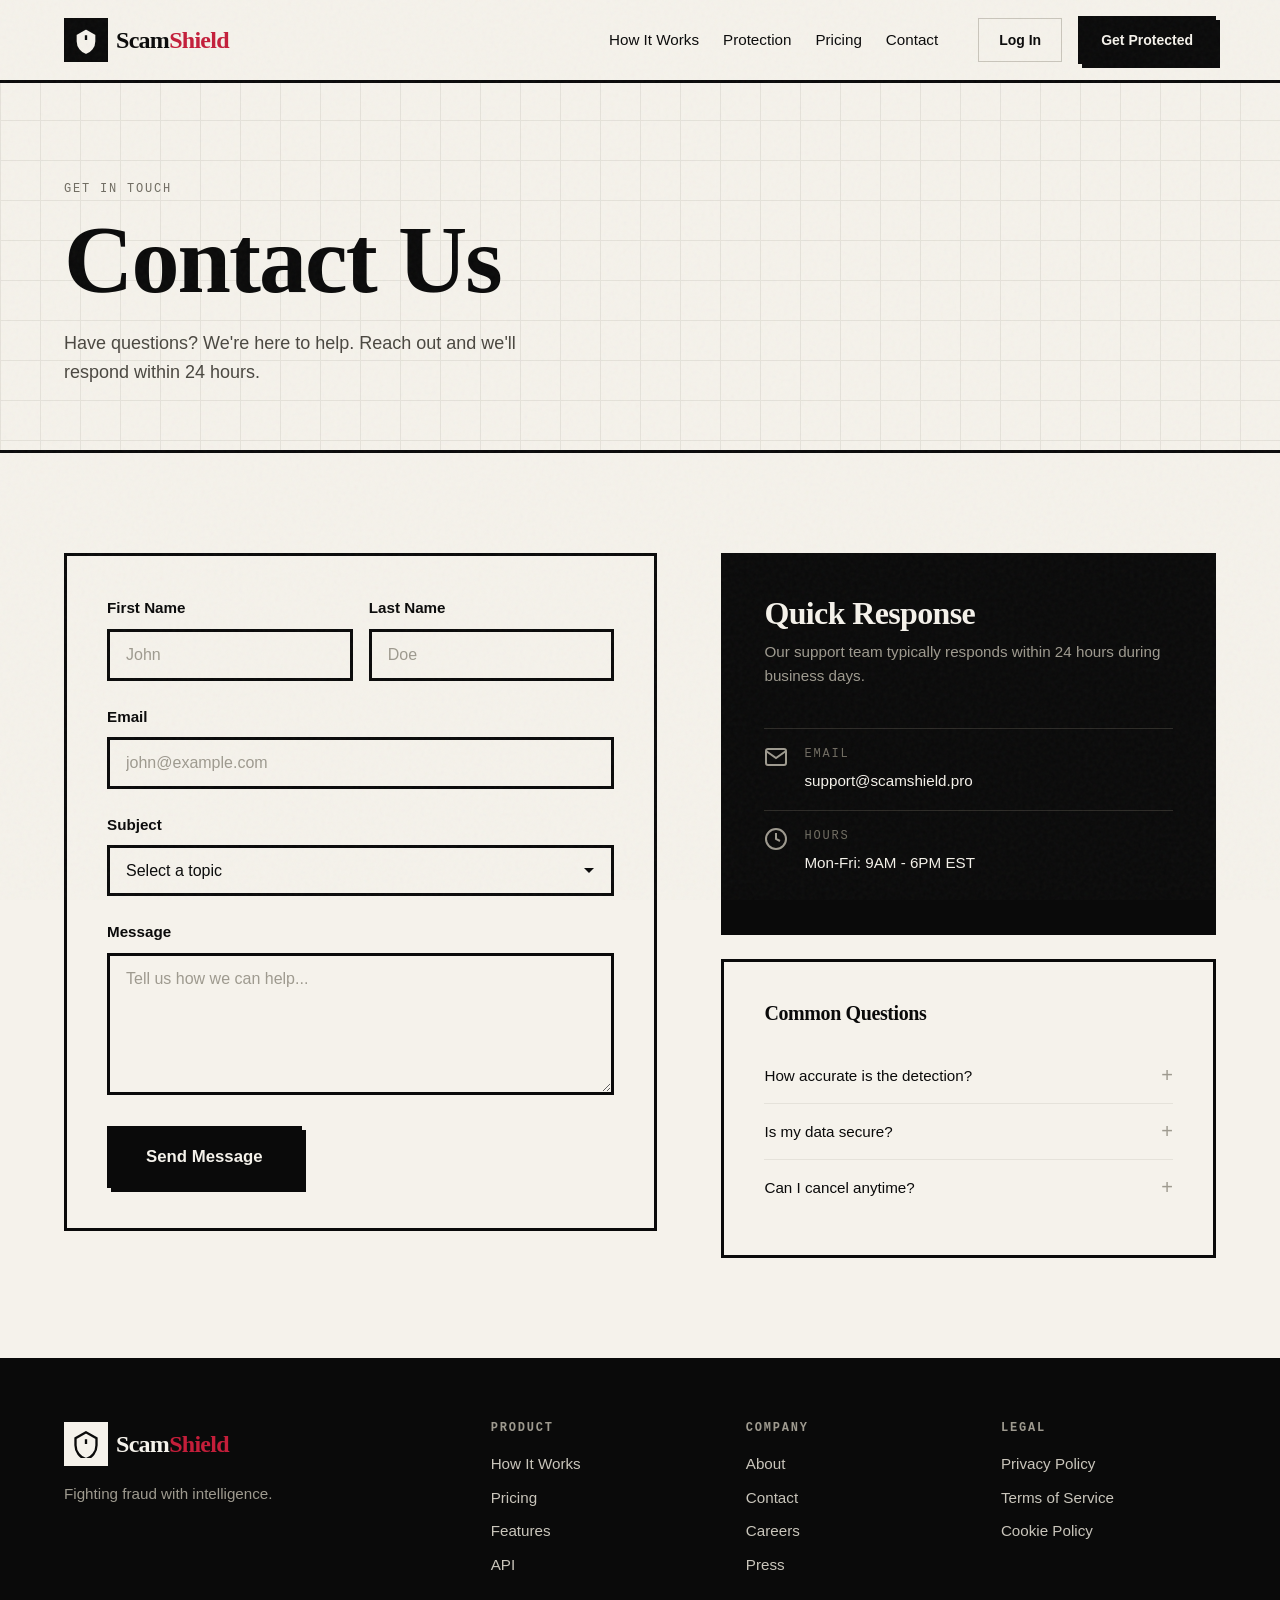
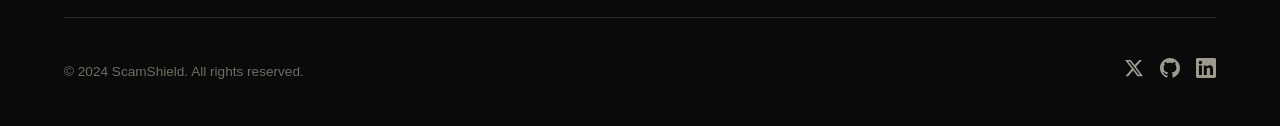
<file: frontend/public/contact.html>
<!DOCTYPE html>
<html lang="en">
<head>
  <meta charset="UTF-8">
  <meta name="viewport" content="width=device-width, initial-scale=1.0">
  <meta name="description" content="Contact ScamShield Pro - Get help with fraud protection">
  <title>Contact — ScamShield</title>
  
  <link rel="icon" type="image/svg+xml" href="./assets/favicon.svg">
  <link rel="stylesheet" href="./css/style.css">
  <link rel="stylesheet" href="./css/home.css">
  <link rel="stylesheet" href="./css/pages.css">
  <link rel="stylesheet" href="./css/responsive.css">
</head>
<body>
  <!-- Header -->
  <header class="site-header">
    <div class="container header-inner">
      <a href="index.html" class="logo">
        <div class="logo-mark">
          <svg viewBox="0 0 24 24" fill="none" stroke="currentColor" stroke-width="2">
            <path d="M12 2L3 7v6c0 5.5 3.8 10.7 9 12 5.2-1.3 9-6.5 9-12V7l-9-5z"/>
            <path d="M12 8v4M12 16h.01"/>
          </svg>
        </div>
        <span class="logo-text">Scam<span>Shield</span></span>
      </a>
      
      <nav class="main-nav">
        <ul class="nav-links">
          <li><a href="index.html#how-it-works" class="nav-link">How It Works</a></li>
          <li><a href="index.html#protection" class="nav-link">Protection</a></li>
          <li><a href="index.html#pricing" class="nav-link">Pricing</a></li>
          <li><a href="contact.html" class="nav-link">Contact</a></li>
        </ul>
        <div class="nav-actions">
          <a href="login.html" class="btn btn-ghost btn-sm">Log In</a>
          <a href="signup.html" class="btn btn-primary btn-sm">Get Protected</a>
        </div>
      </nav>
      
      <button class="menu-toggle" aria-label="Toggle menu">
        <span></span>
        <span></span>
        <span></span>
      </button>
    </div>
  </header>

  <main class="pt-header">
    <!-- Page Header -->
    <section class="page-header pattern-grid">
      <div class="container">
        <span class="text-label">Get In Touch</span>
        <h1>Contact Us</h1>
        <p>Have questions? We're here to help. Reach out and we'll respond within 24 hours.</p>
      </div>
    </section>

    <!-- Contact Content -->
    <section class="section">
      <div class="container">
        <div class="contact-grid">
          <!-- Contact Form -->
          <div class="contact-form-wrapper">
            <form id="contactForm" class="contact-form">
              <div class="form-row">
                <div class="form-group">
                  <label for="firstName" class="form-label">First Name</label>
                  <input type="text" id="firstName" class="form-input" placeholder="John" required>
                </div>
                <div class="form-group">
                  <label for="lastName" class="form-label">Last Name</label>
                  <input type="text" id="lastName" class="form-input" placeholder="Doe" required>
                </div>
              </div>
              
              <div class="form-group">
                <label for="email" class="form-label">Email</label>
                <input type="email" id="email" class="form-input" placeholder="john@example.com" required>
              </div>
              
              <div class="form-group">
                <label for="subject" class="form-label">Subject</label>
                <select id="subject" class="form-input form-select" required>
                  <option value="">Select a topic</option>
                  <option value="support">Technical Support</option>
                  <option value="billing">Billing Question</option>
                  <option value="enterprise">Enterprise Inquiry</option>
                  <option value="report">Report a Scam</option>
                  <option value="other">Other</option>
                </select>
              </div>
              
              <div class="form-group">
                <label for="message" class="form-label">Message</label>
                <textarea id="message" class="form-input" rows="6" placeholder="Tell us how we can help..." required></textarea>
              </div>
              
              <button type="submit" class="btn btn-primary btn-lg">
                <span class="btn-text">Send Message</span>
                <span class="btn-spinner spinner"></span>
              </button>
            </form>
          </div>
          
          <!-- Contact Info -->
          <div class="contact-info">
            <div class="info-card card card-dark">
              <h3>Quick Response</h3>
              <p>Our support team typically responds within 24 hours during business days.</p>
              
              <div class="info-item">
                <div class="info-icon">
                  <svg width="24" height="24" viewBox="0 0 24 24" fill="none" stroke="currentColor" stroke-width="2">
                    <path d="M4 4h16c1.1 0 2 .9 2 2v12c0 1.1-.9 2-2 2H4c-1.1 0-2-.9-2-2V6c0-1.1.9-2 2-2z"/>
                    <polyline points="22,6 12,13 2,6"/>
                  </svg>
                </div>
                <div>
                  <span class="text-mono text-label">Email</span>
                  <a href="mailto:support@scamshield.pro">support@scamshield.pro</a>
                </div>
              </div>
              
              <div class="info-item">
                <div class="info-icon">
                  <svg width="24" height="24" viewBox="0 0 24 24" fill="none" stroke="currentColor" stroke-width="2">
                    <circle cx="12" cy="12" r="10"/>
                    <polyline points="12 6 12 12 16 14"/>
                  </svg>
                </div>
                <div>
                  <span class="text-mono text-label">Hours</span>
                  <span>Mon-Fri: 9AM - 6PM EST</span>
                </div>
              </div>
            </div>
            
            <div class="faq-teaser card">
              <h4>Common Questions</h4>
              <ul class="faq-list">
                <li>
                  <button class="faq-trigger" onclick="toggleFaq(this)">
                    How accurate is the detection?
                    <span class="faq-icon">+</span>
                  </button>
                  <div class="faq-content">
                    <p>Our AI achieves 99.7% accuracy in identifying scams, trained on millions of real fraud cases.</p>
                  </div>
                </li>
                <li>
                  <button class="faq-trigger" onclick="toggleFaq(this)">
                    Is my data secure?
                    <span class="faq-icon">+</span>
                  </button>
                  <div class="faq-content">
                    <p>Yes. We use end-to-end encryption and never store the content of messages you analyze.</p>
                  </div>
                </li>
                <li>
                  <button class="faq-trigger" onclick="toggleFaq(this)">
                    Can I cancel anytime?
                    <span class="faq-icon">+</span>
                  </button>
                  <div class="faq-content">
                    <p>Absolutely. Cancel your subscription anytime with no questions asked.</p>
                  </div>
                </li>
              </ul>
            </div>
          </div>
        </div>
      </div>
    </section>
  </main>

  <!-- Footer -->
  <footer class="site-footer">
    <div class="container">
      <div class="footer-top">
        <div class="footer-brand">
          <a href="index.html" class="logo">
            <div class="logo-mark">
              <svg viewBox="0 0 24 24" fill="none" stroke="currentColor" stroke-width="2">
                <path d="M12 2L3 7v6c0 5.5 3.8 10.7 9 12 5.2-1.3 9-6.5 9-12V7l-9-5z"/>
                <path d="M12 8v4M12 16h.01"/>
              </svg>
            </div>
            <span class="logo-text">Scam<span>Shield</span></span>
          </a>
          <p>Fighting fraud with intelligence.</p>
        </div>
        
        <nav class="footer-nav">
          <div class="footer-col">
            <h4>Product</h4>
            <ul>
              <li><a href="index.html#how-it-works">How It Works</a></li>
              <li><a href="index.html#pricing">Pricing</a></li>
              <li><a href="index.html#protection">Features</a></li>
              <li><a href="#">API</a></li>
            </ul>
          </div>
          <div class="footer-col">
            <h4>Company</h4>
            <ul>
              <li><a href="#">About</a></li>
              <li><a href="contact.html">Contact</a></li>
              <li><a href="#">Careers</a></li>
              <li><a href="#">Press</a></li>
            </ul>
          </div>
          <div class="footer-col">
            <h4>Legal</h4>
            <ul>
              <li><a href="#">Privacy Policy</a></li>
              <li><a href="#">Terms of Service</a></li>
              <li><a href="#">Cookie Policy</a></li>
            </ul>
          </div>
        </nav>
      </div>
      
      <div class="footer-bottom">
        <p class="copyright">© 2024 ScamShield. All rights reserved.</p>
        <div class="footer-social">
          <a href="#" aria-label="Twitter">
            <svg width="20" height="20" viewBox="0 0 24 24" fill="currentColor">
              <path d="M18.244 2.25h3.308l-7.227 8.26 8.502 11.24H16.17l-5.214-6.817L4.99 21.75H1.68l7.73-8.835L1.254 2.25H8.08l4.713 6.231zm-1.161 17.52h1.833L7.084 4.126H5.117z"/>
            </svg>
          </a>
          <a href="#" aria-label="GitHub">
            <svg width="20" height="20" viewBox="0 0 24 24" fill="currentColor">
              <path d="M12 0c-6.626 0-12 5.373-12 12 0 5.302 3.438 9.8 8.207 11.387.599.111.793-.261.793-.577v-2.234c-3.338.726-4.033-1.416-4.033-1.416-.546-1.387-1.333-1.756-1.333-1.756-1.089-.745.083-.729.083-.729 1.205.084 1.839 1.237 1.839 1.237 1.07 1.834 2.807 1.304 3.492.997.107-.775.418-1.305.762-1.604-2.665-.305-5.467-1.334-5.467-5.931 0-1.311.469-2.381 1.236-3.221-.124-.303-.535-1.524.117-3.176 0 0 1.008-.322 3.301 1.23.957-.266 1.983-.399 3.003-.404 1.02.005 2.047.138 3.006.404 2.291-1.552 3.297-1.23 3.297-1.23.653 1.653.242 2.874.118 3.176.77.84 1.235 1.911 1.235 3.221 0 4.609-2.807 5.624-5.479 5.921.43.372.823 1.102.823 2.222v3.293c0 .319.192.694.801.576 4.765-1.589 8.199-6.086 8.199-11.386 0-6.627-5.373-12-12-12z"/>
            </svg>
          </a>
          <a href="#" aria-label="LinkedIn">
            <svg width="20" height="20" viewBox="0 0 24 24" fill="currentColor">
              <path d="M20.447 20.452h-3.554v-5.569c0-1.328-.027-3.037-1.852-3.037-1.853 0-2.136 1.445-2.136 2.939v5.667H9.351V9h3.414v1.561h.046c.477-.9 1.637-1.85 3.37-1.85 3.601 0 4.267 2.37 4.267 5.455v6.286zM5.337 7.433c-1.144 0-2.063-.926-2.063-2.065 0-1.138.92-2.063 2.063-2.063 1.14 0 2.064.925 2.064 2.063 0 1.139-.925 2.065-2.064 2.065zm1.782 13.019H3.555V9h3.564v11.452zM22.225 0H1.771C.792 0 0 .774 0 1.729v20.542C0 23.227.792 24 1.771 24h20.451C23.2 24 24 23.227 24 22.271V1.729C24 .774 23.2 0 22.222 0h.003z"/>
            </svg>
          </a>
        </div>
      </div>
    </div>
  </footer>

  <script src="./js/main.js"></script>
  <script>
    // Contact form submission
    document.getElementById('contactForm').addEventListener('submit', async function(e) {
      e.preventDefault();
      
      const btn = this.querySelector('button[type="submit"]');
      const originalBtnText = btn.innerHTML;
      btn.classList.add('loading');
      btn.disabled = true;
      
      // Gather form data
      const firstName = document.getElementById('firstName').value.trim();
      const lastName = document.getElementById('lastName').value.trim();
      const email = document.getElementById('email').value.trim();
      const subject = document.getElementById('subject').value;
      const message = document.getElementById('message').value.trim();
      
      try {
        const response = await fetch('https://scamshield-api-hocl.onrender.com/api/v1/contact/', {
          method: 'POST',
          headers: {
            'Content-Type': 'application/json'
          },
          body: JSON.stringify({
            first_name: firstName,
            last_name: lastName,
            email: email,
            subject: subject,
            message: message
          })
        });
        
        const data = await response.json();
        
        if (response.ok) {
          showToast(`Message sent! Ticket ID: ${data.ticket_id}. We'll get back to you soon.`, 'success');
          this.reset();
        } else {
          throw new Error(data.detail || 'Failed to send message');
        }
      } catch (error) {
        console.error('Contact form error:', error);
        showToast(error.message || 'Failed to send message. Please try again.', 'error');
      } finally {
        btn.classList.remove('loading');
        btn.disabled = false;
      }
    });
    
    // FAQ toggle
    function toggleFaq(trigger) {
      const item = trigger.parentElement;
      const isOpen = item.classList.contains('open');
      
      // Close all
      document.querySelectorAll('.faq-list li').forEach(li => {
        li.classList.remove('open');
      });
      
      // Open clicked if it was closed
      if (!isOpen) {
        item.classList.add('open');
      }
    }
  </script>
</body>
</html>
</file>
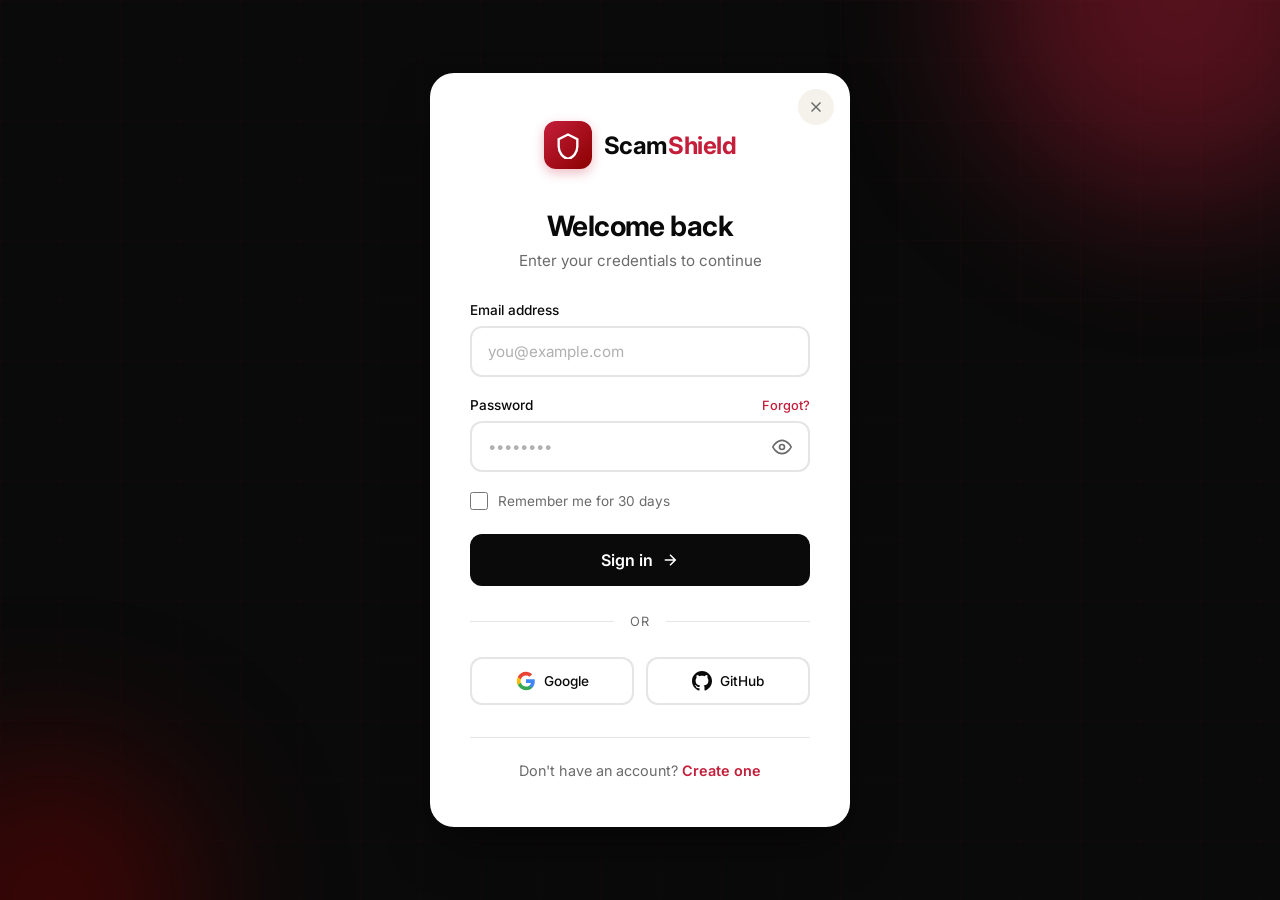
<file: frontend/public/dashboard.html>
<!DOCTYPE html>
<html lang="en">
<head>
  <meta charset="UTF-8">
  <meta name="viewport" content="width=device-width, initial-scale=1.0">
  
  <!-- Prevent browser caching of this protected page -->
  <meta http-equiv="Cache-Control" content="no-cache, no-store, must-revalidate">
  <meta http-equiv="Pragma" content="no-cache">
  <meta http-equiv="Expires" content="0">
  
  <title>Dashboard — ScamShield Pro</title>
  <link rel="icon" href="./assets/favicon.svg" type="image/svg+xml">
  <link rel="stylesheet" href="./css/style.css">
  <link rel="stylesheet" href="./css/dashboard.css">
  <link rel="stylesheet" href="./css/responsive.css">
</head>
<body class="dashboard-body">
  
  <!-- Quick Scan Modal -->
  <div class="modal-overlay" id="quickScanModal">
    <div class="modal-content quick-scan-modal">
      <button class="modal-close" onclick="closeQuickScan()">&times;</button>
      <h3>⚡ Quick Scan</h3>
      <textarea id="quickScanInput" placeholder="Paste any suspicious content..."></textarea>
      <button class="btn btn-primary btn-full" onclick="quickScan()">Analyze Now</button>
    </div>
  </div>

  <div class="dashboard-layout">
    <!-- Sidebar -->
    <aside class="sidebar" id="sidebar">
      <div class="sidebar-header">
        <a href="./index.html" class="logo">
          <div class="logo-mark">
            <svg viewBox="0 0 24 24" fill="none" stroke-width="2" stroke-linecap="round">
              <path d="M12 3L4 7v6c0 5.5 3.5 10 8 11 4.5-1 8-5.5 8-11V7l-8-4z" stroke="white"/>
              <circle cx="12" cy="12" r="2.5" fill="white" stroke="none"/>
            </svg>
          </div>
          <span class="logo-text">ScamShield</span>
        </a>
      </div>
      
      <nav class="sidebar-nav">
        <div class="nav-section">
          <span class="nav-section-title">Command Center</span>
          <a href="#" class="sidebar-link active" data-view="dashboard">
            <svg viewBox="0 0 24 24" fill="none" stroke="currentColor" stroke-width="2">
              <circle cx="12" cy="12" r="3"/>
              <circle cx="12" cy="12" r="8" stroke-dasharray="4 2"/>
              <line x1="12" y1="2" x2="12" y2="4"/>
              <line x1="12" y1="20" x2="12" y2="22"/>
              <line x1="2" y1="12" x2="4" y2="12"/>
              <line x1="20" y1="12" x2="22" y2="12"/>
            </svg>
            Command Center
          </a>
          <a href="#" class="sidebar-link" data-view="xray">
            <svg viewBox="0 0 24 24" fill="none" stroke="currentColor" stroke-width="2">
              <rect x="2" y="3" width="20" height="18" rx="2"/>
              <line x1="2" y1="12" x2="22" y2="12" stroke-dasharray="4 2"/>
              <circle cx="12" cy="12" r="4"/>
            </svg>
            X-Ray Scanner
            <span class="nav-glow"></span>
          </a>
          <a href="#" class="sidebar-link" data-view="timeline">
            <svg viewBox="0 0 24 24" fill="none" stroke="currentColor" stroke-width="2">
              <path d="M3 12a9 9 0 109-9"/>
              <polyline points="12 7 12 12 15 15"/>
              <polyline points="3 3 3 9 9 9"/>
            </svg>
            Timeline
          </a>
        </div>
        
        <div class="nav-section">
          <span class="nav-section-title">Developer</span>
          <a href="#" class="sidebar-link" data-view="api">
            <svg viewBox="0 0 24 24" fill="none" stroke="currentColor" stroke-width="2">
              <path d="M21 2l-2 2m-7.61 7.61a5.5 5.5 0 1 1-7.778 7.778 5.5 5.5 0 0 1 7.777-7.777zm0 0L15.5 7.5m0 0l3 3L22 7l-3-3m-3.5 3.5L19 4"/>
            </svg>
            API Keys
          </a>
          <a href="#" class="sidebar-link" data-view="playground">
            <svg viewBox="0 0 24 24" fill="none" stroke="currentColor" stroke-width="2">
              <polygon points="5 3 19 12 5 21 5 3"/>
            </svg>
            API Playground
          </a>
          <a href="#" class="sidebar-link" data-view="logs">
            <svg viewBox="0 0 24 24" fill="none" stroke="currentColor" stroke-width="2">
              <path d="M14 2H6a2 2 0 00-2 2v16a2 2 0 002 2h12a2 2 0 002-2V8z"/>
              <polyline points="14 2 14 8 20 8"/>
              <line x1="16" y1="13" x2="8" y2="13"/>
              <line x1="16" y1="17" x2="8" y2="17"/>
              <line x1="10" y1="9" x2="8" y2="9"/>
            </svg>
            Request Logs
          </a>
          <a href="#" class="sidebar-link" data-view="webhooks">
            <svg viewBox="0 0 24 24" fill="none" stroke="currentColor" stroke-width="2">
              <path d="M18 16.98h-5.99c-1.1 0-1.95.68-2.95 1.76C8 19.83 6 21 4 21c-1.1 0-2-.9-2-2s.9-2 2-2c1 0 1.8.3 2.5.83l4.48-4.48"/>
              <circle cx="18" cy="5" r="3"/>
              <circle cx="6" cy="12" r="3"/>
              <circle cx="18" cy="19" r="3"/>
              <line x1="8.59" y1="13.51" x2="15.42" y2="17.49"/>
              <line x1="15.41" y1="6.51" x2="8.59" y2="10.49"/>
            </svg>
            Webhooks
          </a>
          <a href="#" class="sidebar-link" data-view="docs">
            <svg viewBox="0 0 24 24" fill="none" stroke="currentColor" stroke-width="2">
              <path d="M14 2H6a2 2 0 00-2 2v16a2 2 0 002 2h12a2 2 0 002-2V8z"/>
              <polyline points="14 2 14 8 20 8"/>
              <line x1="16" y1="13" x2="8" y2="13"/>
              <line x1="16" y1="17" x2="8" y2="17"/>
              <polyline points="10 9 9 9 8 9"/>
            </svg>
            Documentation
          </a>
        </div>
        
        <div class="nav-section">
          <span class="nav-section-title">System</span>
          <a href="#" class="sidebar-link" data-view="settings">
            <svg viewBox="0 0 24 24" fill="none" stroke="currentColor" stroke-width="2">
              <circle cx="12" cy="12" r="3"/>
              <path d="M12 1v2M12 21v2M4.22 4.22l1.42 1.42M18.36 18.36l1.42 1.42M1 12h2M21 12h2M4.22 19.78l1.42-1.42M18.36 5.64l1.42-1.42"/>
            </svg>
            Settings
          </a>
        </div>
      </nav>
      
      <div class="sidebar-footer">
        <div class="user-card">
          <div class="user-avatar" id="userInitials">U</div>
          <div class="user-info">
            <span class="user-name" id="userName">Agent</span>
            <span class="user-role">Pro Shield</span>
          </div>
          <button onclick="logout()" class="logout-btn" title="Logout">
            <svg viewBox="0 0 24 24" fill="none" stroke="currentColor" stroke-width="2">
              <path d="M9 21H5a2 2 0 01-2-2V5a2 2 0 012-2h4"/>
              <polyline points="16 17 21 12 16 7"/>
              <line x1="21" y1="12" x2="9" y2="12"/>
            </svg>
          </button>
        </div>
      </div>
    </aside>
    
    <!-- Main Content -->
    <main class="dashboard-main">
      
      <!-- ================================
           VIEW: COMMAND CENTER
      ================================= -->
      <section class="view active" id="view-dashboard">
        <!-- Hero Status -->
        <div class="command-hero">
          <div class="hero-shield">
            <div class="shield-container">
              <!-- Radar Eye Scanner -->
              <svg class="shield-svg" viewBox="0 0 120 120">
                <defs>
                  <linearGradient id="radarGrad" x1="0%" y1="0%" x2="100%" y2="100%">
                    <stop offset="0%" style="stop-color:#C41E3A"/>
                    <stop offset="100%" style="stop-color:#8B0000"/>
                  </linearGradient>
                  <filter id="glow">
                    <feGaussianBlur stdDeviation="3" result="coloredBlur"/>
                    <feMerge>
                      <feMergeNode in="coloredBlur"/>
                      <feMergeNode in="SourceGraphic"/>
                    </feMerge>
                  </filter>
                </defs>
                
                <!-- Outer Ring -->
                <circle cx="60" cy="60" r="55" fill="none" stroke="#0A0A0A" stroke-width="4"/>
                <circle cx="60" cy="60" r="55" fill="none" stroke="url(#radarGrad)" stroke-width="2" stroke-dasharray="8 4" class="radar-outer"/>
                
                <!-- Middle Rings -->
                <circle cx="60" cy="60" r="42" fill="none" stroke="rgba(196,30,58,0.3)" stroke-width="1"/>
                <circle cx="60" cy="60" r="28" fill="none" stroke="rgba(196,30,58,0.4)" stroke-width="1"/>
                <circle cx="60" cy="60" r="14" fill="none" stroke="rgba(196,30,58,0.5)" stroke-width="1"/>
                
                <!-- Radar Sweep -->
                <path class="radar-sweep" d="M60 60 L60 5 A55 55 0 0 1 105 35 Z" fill="url(#radarGrad)" opacity="0.4" filter="url(#glow)"/>
                
                <!-- Center Eye -->
                <circle cx="60" cy="60" r="8" fill="#0A0A0A" stroke="#C41E3A" stroke-width="2"/>
                <circle cx="60" cy="60" r="4" fill="#C41E3A" class="radar-pulse"/>
                
                <!-- Crosshairs -->
                <line x1="60" y1="12" x2="60" y2="38" stroke="#C41E3A" stroke-width="2" opacity="0.6"/>
                <line x1="60" y1="82" x2="60" y2="108" stroke="#C41E3A" stroke-width="2" opacity="0.6"/>
                <line x1="12" y1="60" x2="38" y2="60" stroke="#C41E3A" stroke-width="2" opacity="0.6"/>
                <line x1="82" y1="60" x2="108" y2="60" stroke="#C41E3A" stroke-width="2" opacity="0.6"/>
                
                <!-- Corner Brackets -->
                <path d="M18 35 L18 18 L35 18" fill="none" stroke="#C41E3A" stroke-width="2"/>
                <path d="M85 18 L102 18 L102 35" fill="none" stroke="#C41E3A" stroke-width="2"/>
                <path d="M102 85 L102 102 L85 102" fill="none" stroke="#C41E3A" stroke-width="2"/>
                <path d="M35 102 L18 102 L18 85" fill="none" stroke="#C41E3A" stroke-width="2"/>
                
                <!-- Status Check (when secure) -->
                <path class="shield-check" d="M45 60 L55 70 L78 47" fill="none" stroke="#F5F2EB" stroke-width="4" stroke-linecap="round" stroke-linejoin="round"/>
              </svg>
              <div class="shield-glow"></div>
            </div>
          </div>
          <div class="hero-content">
            <div class="status-label safe">SECURE</div>
            <h1>All Systems Operational</h1>
            <p>ScamShield is actively protecting you. No threats detected in the last 24 hours.</p>
            <div class="hero-stats">
              <div class="hero-stat">
                <span class="stat-num" data-target="47">0</span>
                <span class="stat-label">Days Protected</span>
              </div>
              <div class="hero-stat">
                <span class="stat-num" data-target="892">0</span>
                <span class="stat-label">Threats Blocked</span>
              </div>
              <div class="hero-stat">
                <span class="stat-num" data-target="99" data-suffix="%">0</span>
                <span class="stat-label">Accuracy</span>
              </div>
            </div>
          </div>
          <div class="hero-actions">
            <button class="action-card primary" onclick="switchView('xray')">
              <div class="action-icon">
                <svg viewBox="0 0 24 24" fill="none" stroke="currentColor" stroke-width="2">
                  <rect x="2" y="3" width="20" height="18" rx="2"/>
                  <circle cx="12" cy="12" r="4"/>
                </svg>
              </div>
              <div class="action-text">
                <span class="action-title">X-Ray Scanner</span>
                <span class="action-desc">Analyze suspicious content</span>
              </div>
            </button>
            <button class="action-card" onclick="switchView('evidence')">
              <div class="action-icon">
                <svg viewBox="0 0 24 24" fill="none" stroke="currentColor" stroke-width="2">
                  <path d="M10.29 3.86L1.82 18a2 2 0 001.71 3h16.94a2 2 0 001.71-3L13.71 3.86a2 2 0 00-3.42 0z"/>
                </svg>
              </div>
              <div class="action-text">
                <span class="action-title">Evidence Board</span>
                <span class="action-desc">7 threats captured</span>
              </div>
            </button>
          </div>
        </div>
        
        <!-- Bento Grid -->
        <div class="bento-grid">
          <!-- Live Feed -->
          <div class="bento-card bento-large">
            <div class="bento-header">
              <span class="live-indicator"></span>
              <h3>Live Activity Feed</h3>
              <button class="btn-ghost" onclick="switchView('timeline')">View All</button>
            </div>
            <div class="activity-feed" id="activityFeed">
              <!-- Populated by JS -->
            </div>
          </div>
          
          <!-- Threat Radar -->
          <div class="bento-card bento-medium">
            <div class="bento-header">
              <h3>Threat Radar</h3>
            </div>
            <div class="radar-display">
              <div class="radar-circle">
                <div class="radar-sweep"></div>
                <div class="radar-rings">
                  <div class="radar-ring"></div>
                  <div class="radar-ring"></div>
                  <div class="radar-ring"></div>
                </div>
                <div class="radar-blips" id="radarBlips">
                  <!-- Populated by JS -->
                </div>
                <div class="radar-center">
                  <span id="threatCount">7</span>
                </div>
              </div>
            </div>
            <div class="radar-legend">
              <span class="legend-dot phishing"></span>Phishing
              <span class="legend-dot lottery"></span>Lottery
              <span class="legend-dot romance"></span>Romance
            </div>
          </div>
          
          <!-- Protection Score -->
          <div class="bento-card bento-small">
            <div class="score-display">
              <svg class="score-ring" viewBox="0 0 100 100">
                <circle class="score-track" cx="50" cy="50" r="40"/>
                <circle class="score-progress" cx="50" cy="50" r="40"/>
              </svg>
              <div class="score-center">
                <span class="score-value" data-target="92">0</span>
              </div>
            </div>
            <span class="score-label">Protection Score</span>
          </div>
          
          <!-- Quick Stats -->
          <div class="bento-card bento-small stats-card">
            <div class="quick-stat">
              <span class="qs-icon safe">✓</span>
              <span class="qs-value" data-target="247">0</span>
              <span class="qs-label">Scans</span>
            </div>
            <div class="quick-stat">
              <span class="qs-icon danger">!</span>
              <span class="qs-value" data-target="32">0</span>
              <span class="qs-label">Blocked</span>
            </div>
          </div>
          
          <!-- Threat Types -->
          <div class="bento-card bento-wide">
            <div class="bento-header">
              <h3>Threat Breakdown</h3>
              <span class="time-badge">This Week</span>
            </div>
            <div class="threat-bars">
              <div class="threat-bar">
                <span class="tb-icon">🎣</span>
                <span class="tb-name">Phishing</span>
                <div class="tb-track"><div class="tb-fill phishing" style="--w:44"></div></div>
                <span class="tb-count">14</span>
              </div>
              <div class="threat-bar">
                <span class="tb-icon">🎰</span>
                <span class="tb-name">Lottery</span>
                <div class="tb-track"><div class="tb-fill lottery" style="--w:28"></div></div>
                <span class="tb-count">9</span>
              </div>
              <div class="threat-bar">
                <span class="tb-icon">💔</span>
                <span class="tb-name">Romance</span>
                <div class="tb-track"><div class="tb-fill romance" style="--w:16"></div></div>
                <span class="tb-count">5</span>
              </div>
              <div class="threat-bar">
                <span class="tb-icon">🖥️</span>
                <span class="tb-name">Tech</span>
                <div class="tb-track"><div class="tb-fill tech" style="--w:12"></div></div>
                <span class="tb-count">4</span>
              </div>
            </div>
          </div>
        </div>
      </section>
      
      <!-- ================================
           VIEW: X-RAY SCANNER
      ================================= -->
      <section class="view" id="view-xray">
        <div class="xray-page">
          <div class="xray-header">
            <h1>X-Ray Scanner</h1>
            <p>Expose the hidden truth in any message</p>
          </div>
          
          <div class="xray-machine" id="xrayMachine">
            <!-- Input State -->
            <div class="xray-input-state" id="xrayInputState">
              <div class="machine-frame">
                <div class="machine-screen">
                  <textarea id="xrayInput" placeholder="Paste suspicious content here...

Example: 'Congratulations! You've won $1,000,000 in our international lottery. Click here immediately to claim your prize. We need your bank account details for the wire transfer.'"></textarea>
                </div>
                <div class="machine-controls">
                  <div class="control-group">
                    <label class="control-checkbox">
                      <input type="checkbox" id="deepScan" checked>
                      <span>Deep Analysis</span>
                    </label>
                  </div>
                  <button class="scan-button" id="startScanBtn">
                    <span class="scan-text">INITIATE SCAN</span>
                    <span class="scan-icon">
                      <svg viewBox="0 0 24 24" fill="none" stroke="currentColor" stroke-width="2">
                        <path d="M12 3L4 7v6c0 5.5 3.5 10 8 11 4.5-1 8-5.5 8-11V7l-8-4z"/>
                      </svg>
                    </span>
                  </button>
                </div>
              </div>
            </div>
            
            <!-- Scanning State -->
            <div class="xray-scanning-state hidden" id="xrayScanningState">
              <div class="scanner-display">
                <div class="scanner-text" id="scannerTextDisplay"></div>
                <div class="scanner-beam"></div>
              </div>
              <div class="scan-progress">
                <div class="progress-steps">
                  <div class="step" data-step="1">Analyzing patterns</div>
                  <div class="step" data-step="2">Checking reputation</div>
                  <div class="step" data-step="3">Detecting tactics</div>
                  <div class="step" data-step="4">Scanning links</div>
                  <div class="step" data-step="5">Generating report</div>
                </div>
                <div class="progress-bar"><div class="progress-fill"></div></div>
              </div>
            </div>
            
            <!-- Result State - Split View -->
            <div class="xray-result-state hidden" id="xrayResultState">
              <div class="split-container">
                <!-- Scammer's Version -->
                <div class="split-panel panel-scammer">
                  <div class="panel-label">
                    <span class="label-icon">🎭</span>
                    What They Want You to See
                  </div>
                  <div class="panel-content" id="scammerContent"></div>
                </div>
                
                <!-- Reveal Slider -->
                <div class="reveal-slider" id="revealSlider">
                  <div class="slider-track">
                    <div class="slider-handle" id="sliderHandle">
                      <svg viewBox="0 0 24 24" fill="none" stroke="currentColor" stroke-width="2">
                        <polyline points="9 18 15 12 9 6"/>
                      </svg>
                      <span>REVEAL</span>
                      <svg viewBox="0 0 24 24" fill="none" stroke="currentColor" stroke-width="2">
                        <polyline points="15 18 9 12 15 6"/>
                      </svg>
                    </div>
                  </div>
                </div>
                
                <!-- Truth Version -->
                <div class="split-panel panel-truth">
                  <div class="panel-label">
                    <span class="label-icon">🔍</span>
                    The Truth Revealed
                  </div>
                  <div class="panel-content" id="truthContent"></div>
                </div>
              </div>
              
              <!-- Verdict -->
              <div class="verdict-section" id="verdictSection">
                <div class="verdict-stamp" id="verdictStamp">
                  <span>SCAM</span>
                </div>
                <div class="verdict-details">
                  <div class="verdict-row">
                    <span class="vd-label">Risk Level</span>
                    <div class="risk-bar">
                      <div class="risk-fill" id="riskFill"></div>
                      <span class="risk-value" id="riskValue">0%</span>
                    </div>
                  </div>
                  <div class="verdict-row">
                    <span class="vd-label">Type</span>
                    <span class="vd-value" id="scamTypeValue">—</span>
                  </div>
                  <div class="verdict-row">
                    <span class="vd-label">Tactics Used</span>
                    <div class="tactics-chips" id="tacticsChips"></div>
                  </div>
                </div>
                <div class="verdict-analysis" id="verdictAnalysis"></div>
                <div class="verdict-actions">
                  <button class="btn btn-outline" onclick="resetXray()">Scan Another</button>
                  <button class="btn btn-danger" onclick="reportThreat()">Report Threat</button>
                </div>
              </div>
            </div>
          </div>
        </div>
      </section>
      
      <!-- ================================
           VIEW: TIMELINE
      ================================= -->
      <section class="view" id="view-timeline">
        <div class="view-header">
          <h1>Activity Timeline</h1>
          <p>Your protection history</p>
        </div>
        
        <div class="timeline-controls">
          <div class="filter-pills">
            <button class="pill active" data-filter="all">All</button>
            <button class="pill" data-filter="threat">Threats</button>
            <button class="pill" data-filter="safe">Safe</button>
          </div>
          <div class="search-box">
            <svg viewBox="0 0 24 24" fill="none" stroke="currentColor" stroke-width="2">
              <circle cx="11" cy="11" r="8"/>
              <line x1="21" y1="21" x2="16.65" y2="16.65"/>
            </svg>
            <input type="text" placeholder="Search..." id="timelineSearch">
          </div>
        </div>
        
        <div class="timeline-feed" id="timelineFeed">
          <!-- Populated by JS -->
        </div>
      </section>
      
      <!-- ================================
           VIEW: EVIDENCE BOARD
      ================================= -->
      <section class="view" id="view-evidence">
        <div class="view-header">
          <h1>Evidence Board</h1>
          <p>Connect the dots between threats</p>
        </div>
        
        <div class="evidence-container">
          <div class="cork-board" id="corkBoard">
            <!-- Polaroid-style threat cards populated by JS -->
          </div>
        </div>
      </section>
      
      <!-- ================================
           VIEW: ANALYTICS
      ================================= -->
      <section class="view" id="view-analytics">
        <div class="view-header">
          <h1>Threat Intelligence</h1>
          <p>Insights and patterns</p>
        </div>
        
        <div class="analytics-grid">
          <div class="analytics-card card-wide">
            <h3>Weekly Threat Activity</h3>
            <div class="chart-bars">
              <div class="chart-bar" style="--h:35"><span class="bar-val">12</span><span class="bar-label">Mon</span></div>
              <div class="chart-bar" style="--h:55"><span class="bar-val">18</span><span class="bar-label">Tue</span></div>
              <div class="chart-bar" style="--h:45"><span class="bar-val">15</span><span class="bar-label">Wed</span></div>
              <div class="chart-bar" style="--h:80"><span class="bar-val">27</span><span class="bar-label">Thu</span></div>
              <div class="chart-bar" style="--h:60"><span class="bar-val">20</span><span class="bar-label">Fri</span></div>
              <div class="chart-bar" style="--h:40"><span class="bar-val">13</span><span class="bar-label">Sat</span></div>
              <div class="chart-bar" style="--h:25"><span class="bar-val">8</span><span class="bar-label">Sun</span></div>
            </div>
          </div>
          
          <div class="analytics-card">
            <h3>Accuracy Rate</h3>
            <div class="donut-chart">
              <svg viewBox="0 0 100 100">
                <circle class="donut-bg" cx="50" cy="50" r="40"/>
                <circle class="donut-fill" cx="50" cy="50" r="40"/>
              </svg>
              <div class="donut-center">
                <span class="donut-value">99.2%</span>
                <span class="donut-label">Accurate</span>
              </div>
            </div>
          </div>
          
          <div class="analytics-card">
            <h3>Top Sources</h3>
            <div class="source-bars">
              <div class="source-bar"><span class="src-icon">📧</span><span class="src-name">Email</span><div class="src-track"><div class="src-fill" style="--w:67"></div></div><span class="src-pct">67%</span></div>
              <div class="source-bar"><span class="src-icon">📱</span><span class="src-name">SMS</span><div class="src-track"><div class="src-fill" style="--w:21"></div></div><span class="src-pct">21%</span></div>
              <div class="source-bar"><span class="src-icon">💬</span><span class="src-name">Chat</span><div class="src-track"><div class="src-fill" style="--w:12"></div></div><span class="src-pct">12%</span></div>
            </div>
          </div>
        </div>
      </section>
      
      <!-- ================================
           VIEW: API & INTEGRATIONS
      ================================= -->
      <section class="view" id="view-api">
        <div class="view-header">
          <h1>API Keys</h1>
          <p>Manage your API keys and access</p>
        </div>
        
        <div class="api-keys-page">
          <!-- Create New Key Section -->
          <div class="api-keys-create">
            <h3>Create New API Key</h3>
            <div class="create-key-form">
              <div class="form-row">
                <div class="form-group">
                  <label>Key Label</label>
                  <input type="text" id="newKeyLabel" placeholder="e.g., Production, Development, Testing" class="form-input">
                </div>
                <div class="form-group">
                  <label>Environment</label>
                  <select id="newKeyEnv" class="form-input">
                    <option value="production">Production (sk_live_)</option>
                    <option value="test">Test (sk_test_)</option>
                  </select>
                </div>
              </div>
              <div class="form-row">
                <div class="form-group">
                  <label>Permissions</label>
                  <div class="permissions-grid">
                    <label class="permission-checkbox">
                      <input type="checkbox" checked>
                      <span>scan:read</span>
                    </label>
                    <label class="permission-checkbox">
                      <input type="checkbox" checked>
                      <span>scan:write</span>
                    </label>
                    <label class="permission-checkbox">
                      <input type="checkbox" checked>
                      <span>threats:read</span>
                    </label>
                    <label class="permission-checkbox">
                      <input type="checkbox">
                      <span>webhooks:manage</span>
                    </label>
                  </div>
                </div>
                <div class="form-group">
                  <label>Expiration</label>
                  <select id="newKeyExpiration" class="form-input">
                    <option value="never">Never expires</option>
                    <option value="30">30 days</option>
                    <option value="90">90 days</option>
                    <option value="365">1 year</option>
                  </select>
                </div>
              </div>
              <button class="btn btn-primary" onclick="createNewApiKey()">
                <svg viewBox="0 0 24 24" fill="none" stroke="currentColor" stroke-width="2">
                  <line x1="12" y1="5" x2="12" y2="19"/>
                  <line x1="5" y1="12" x2="19" y2="12"/>
                </svg>
                Create API Key
              </button>
            </div>
          </div>
          
          <!-- Active API Keys List -->
          <div class="api-keys-list">
            <div class="api-keys-header">
              <h3>Your API Keys</h3>
              <span class="keys-count" id="apiKeysCount">2 keys</span>
            </div>
            
            <div class="keys-table-container">
              <table class="keys-table">
                <thead>
                  <tr>
                    <th>Label</th>
                    <th>Key</th>
                    <th>Environment</th>
                    <th>Permissions</th>
                    <th>Usage</th>
                    <th>Created</th>
                    <th>Actions</th>
                  </tr>
                </thead>
                <tbody id="apiKeysTableBody">
                  <tr>
                    <td>
                      <div class="key-label-cell">
                        <span class="key-name">Production App</span>
                        <span class="key-primary-badge">PRIMARY</span>
                      </div>
                    </td>
                    <td>
                      <div class="key-display">
                        <code class="key-value" id="key1Value">sk_live_••••••••3f8a</code>
                        <button class="btn-icon btn-tiny" onclick="toggleKeyVisibility(1)" title="Show">
                          <svg viewBox="0 0 24 24" fill="none" stroke="currentColor" stroke-width="2">
                            <path d="M1 12s4-8 11-8 11 8 11 8-4 8-11 8-11-8-11-8z"/>
                            <circle cx="12" cy="12" r="3"/>
                          </svg>
                        </button>
                        <button class="btn-icon btn-tiny" onclick="copyKey(1)" title="Copy">
                          <svg viewBox="0 0 24 24" fill="none" stroke="currentColor" stroke-width="2">
                            <rect x="9" y="9" width="13" height="13" rx="2"/>
                            <path d="M5 15H4a2 2 0 01-2-2V4a2 2 0 012-2h9a2 2 0 012 2v1"/>
                          </svg>
                        </button>
                      </div>
                    </td>
                    <td><span class="env-badge live">Live</span></td>
                    <td>
                      <div class="permissions-badges">
                        <span class="perm-badge">scan:read</span>
                        <span class="perm-badge">scan:write</span>
                        <span class="perm-more">+1</span>
                      </div>
                    </td>
                    <td>
                      <div class="usage-cell">
                        <span class="usage-count">2,847</span>
                        <div class="usage-mini-bar">
                          <div class="usage-mini-fill" style="width: 28%"></div>
                        </div>
                      </div>
                    </td>
                    <td class="date-cell">Jan 15, 2026</td>
                    <td>
                      <div class="key-actions">
                        <button class="btn-icon" onclick="editKey(1)" title="Edit">
                          <svg viewBox="0 0 24 24" fill="none" stroke="currentColor" stroke-width="2">
                            <path d="M11 4H4a2 2 0 00-2 2v14a2 2 0 002 2h14a2 2 0 002-2v-7"/>
                            <path d="M18.5 2.5a2.121 2.121 0 013 3L12 15l-4 1 1-4 9.5-9.5z"/>
                          </svg>
                        </button>
                        <button class="btn-icon danger" onclick="revokeKey(1)" title="Revoke">
                          <svg viewBox="0 0 24 24" fill="none" stroke="currentColor" stroke-width="2">
                            <circle cx="12" cy="12" r="10"/>
                            <line x1="15" y1="9" x2="9" y2="15"/>
                            <line x1="9" y1="9" x2="15" y2="15"/>
                          </svg>
                        </button>
                      </div>
                    </td>
                  </tr>
                  <tr>
                    <td>
                      <div class="key-label-cell">
                        <span class="key-name">Development</span>
                      </div>
                    </td>
                    <td>
                      <div class="key-display">
                        <code class="key-value" id="key2Value">sk_test_••••••••9c2b</code>
                        <button class="btn-icon btn-tiny" onclick="toggleKeyVisibility(2)" title="Show">
                          <svg viewBox="0 0 24 24" fill="none" stroke="currentColor" stroke-width="2">
                            <path d="M1 12s4-8 11-8 11 8 11 8-4 8-11 8-11-8-11-8z"/>
                            <circle cx="12" cy="12" r="3"/>
                          </svg>
                        </button>
                        <button class="btn-icon btn-tiny" onclick="copyKey(2)" title="Copy">
                          <svg viewBox="0 0 24 24" fill="none" stroke="currentColor" stroke-width="2">
                            <rect x="9" y="9" width="13" height="13" rx="2"/>
                            <path d="M5 15H4a2 2 0 01-2-2V4a2 2 0 012-2h9a2 2 0 012 2v1"/>
                          </svg>
                        </button>
                      </div>
                    </td>
                    <td><span class="env-badge test">Test</span></td>
                    <td>
                      <div class="permissions-badges">
                        <span class="perm-badge">scan:read</span>
                        <span class="perm-badge">scan:write</span>
                      </div>
                    </td>
                    <td>
                      <div class="usage-cell">
                        <span class="usage-count">156</span>
                        <div class="usage-mini-bar">
                          <div class="usage-mini-fill" style="width: 2%"></div>
                        </div>
                      </div>
                    </td>
                    <td class="date-cell">Jan 28, 2026</td>
                    <td>
                      <div class="key-actions">
                        <button class="btn-icon" onclick="editKey(2)" title="Edit">
                          <svg viewBox="0 0 24 24" fill="none" stroke="currentColor" stroke-width="2">
                            <path d="M11 4H4a2 2 0 00-2 2v14a2 2 0 002 2h14a2 2 0 002-2v-7"/>
                            <path d="M18.5 2.5a2.121 2.121 0 013 3L12 15l-4 1 1-4 9.5-9.5z"/>
                          </svg>
                        </button>
                        <button class="btn-icon danger" onclick="revokeKey(2)" title="Revoke">
                          <svg viewBox="0 0 24 24" fill="none" stroke="currentColor" stroke-width="2">
                            <circle cx="12" cy="12" r="10"/>
                            <line x1="15" y1="9" x2="9" y2="15"/>
                            <line x1="9" y1="9" x2="15" y2="15"/>
                          </svg>
                        </button>
                      </div>
                    </td>
                  </tr>
                </tbody>
              </table>
            </div>
          </div>
          
          <!-- Usage Analytics -->
          <div class="api-usage-analytics">
            <div class="analytics-header">
              <h3>Usage Analytics</h3>
              <div class="analytics-period">
                <select id="analyticsPeriod" onchange="updateAnalytics()">
                  <option value="7d">Last 7 days</option>
                  <option value="30d" selected>Last 30 days</option>
                  <option value="90d">Last 90 days</option>
                </select>
              </div>
            </div>
            
            <div class="analytics-stats">
              <div class="analytics-stat">
                <div class="stat-icon success">
                  <svg viewBox="0 0 24 24" fill="none" stroke="currentColor" stroke-width="2">
                    <polyline points="22 12 18 12 15 21 9 3 6 12 2 12"/>
                  </svg>
                </div>
                <div class="stat-details">
                  <span class="stat-value">3,003</span>
                  <span class="stat-label">Total Requests</span>
                </div>
              </div>
              <div class="analytics-stat">
                <div class="stat-icon">
                  <svg viewBox="0 0 24 24" fill="none" stroke="currentColor" stroke-width="2">
                    <path d="M12 22s8-4 8-10V5l-8-3-8 3v7c0 6 8 10 8 10z"/>
                  </svg>
                </div>
                <div class="stat-details">
                  <span class="stat-value">98.4%</span>
                  <span class="stat-label">Success Rate</span>
                </div>
              </div>
              <div class="analytics-stat">
                <div class="stat-icon warning">
                  <svg viewBox="0 0 24 24" fill="none" stroke="currentColor" stroke-width="2">
                    <circle cx="12" cy="12" r="10"/>
                    <polyline points="12 6 12 12 16 14"/>
                  </svg>
                </div>
                <div class="stat-details">
                  <span class="stat-value">89ms</span>
                  <span class="stat-label">Avg Latency</span>
                </div>
              </div>
              <div class="analytics-stat">
                <div class="stat-icon danger">
                  <svg viewBox="0 0 24 24" fill="none" stroke="currentColor" stroke-width="2">
                    <path d="M10.29 3.86L1.82 18a2 2 0 001.71 3h16.94a2 2 0 001.71-3L13.71 3.86a2 2 0 00-3.42 0z"/>
                    <line x1="12" y1="9" x2="12" y2="13"/>
                    <line x1="12" y1="17" x2="12.01" y2="17"/>
                  </svg>
                </div>
                <div class="stat-details">
                  <span class="stat-value">234</span>
                  <span class="stat-label">Threats Detected</span>
                </div>
              </div>
            </div>
            
            <!-- Usage Chart -->
            <div class="usage-chart">
              <div class="chart-header">
                <span class="chart-title">Daily Request Volume</span>
                <div class="chart-legend">
                  <span class="legend-item"><span class="legend-dot success"></span> Successful</span>
                  <span class="legend-item"><span class="legend-dot error"></span> Errors</span>
                </div>
              </div>
              <div class="chart-container" id="usageChart">
                <div class="chart-bars">
                  <div class="chart-bar-group">
                    <div class="chart-bar" style="height: 40%"><span class="bar-value">80</span></div>
                    <span class="bar-label">Mon</span>
                  </div>
                  <div class="chart-bar-group">
                    <div class="chart-bar" style="height: 65%"><span class="bar-value">130</span></div>
                    <span class="bar-label">Tue</span>
                  </div>
                  <div class="chart-bar-group">
                    <div class="chart-bar" style="height: 55%"><span class="bar-value">110</span></div>
                    <span class="bar-label">Wed</span>
                  </div>
                  <div class="chart-bar-group">
                    <div class="chart-bar" style="height: 80%"><span class="bar-value">160</span></div>
                    <span class="bar-label">Thu</span>
                  </div>
                  <div class="chart-bar-group">
                    <div class="chart-bar" style="height: 100%"><span class="bar-value">200</span></div>
                    <span class="bar-label">Fri</span>
                  </div>
                  <div class="chart-bar-group">
                    <div class="chart-bar" style="height: 35%"><span class="bar-value">70</span></div>
                    <span class="bar-label">Sat</span>
                  </div>
                  <div class="chart-bar-group">
                    <div class="chart-bar" style="height: 25%"><span class="bar-value">50</span></div>
                    <span class="bar-label">Sun</span>
                  </div>
                </div>
              </div>
            </div>
            
            <!-- Rate Limit Monitor -->
            <div class="rate-limit-monitor">
              <div class="rate-limit-header">
                <h4>Rate Limit Status</h4>
                <span class="rate-limit-plan">Pro Plan: 10,000/month</span>
              </div>
              <div class="rate-limit-bars">
                <div class="rate-bar">
                  <div class="rate-bar-info">
                    <span>Monthly Quota</span>
                    <span>3,003 / 10,000</span>
                  </div>
                  <div class="rate-bar-track">
                    <div class="rate-bar-fill" style="width: 30%"></div>
                  </div>
                </div>
                <div class="rate-bar">
                  <div class="rate-bar-info">
                    <span>Per-Minute Limit</span>
                    <span>12 / 60</span>
                  </div>
                  <div class="rate-bar-track">
                    <div class="rate-bar-fill safe" style="width: 20%"></div>
                  </div>
                </div>
              </div>
            </div>
          </div>
        </div>
      </section>
      
      <!-- ================================
           VIEW: API PLAYGROUND
      ================================= -->
      <section class="view" id="view-playground">
        <div class="view-header">
          <h1>API Playground</h1>
          <p>Test API endpoints interactively</p>
        </div>
        
        <div class="playground-layout">
          <!-- Request Builder -->
          <div class="playground-request">
            <div class="playground-card">
              <div class="playground-header">
                <h3>Request Builder</h3>
                <div class="endpoint-selector">
                  <select id="playgroundEndpoint" onchange="updatePlaygroundEndpoint()">
                    <option value="scan">POST /v1/scan - Analyze Text</option>
                    <option value="scan-url">POST /v1/scan/url - Check URL</option>
                    <option value="scan-batch">POST /v1/scan/batch - Batch Scan</option>
                    <option value="threats">GET /v1/threats - List Threats</option>
                    <option value="stats">GET /v1/stats - Get Statistics</option>
                  </select>
                </div>
              </div>
              
              <div class="request-config">
                <div class="config-row">
                  <span class="method-badge post" id="playgroundMethod">POST</span>
                  <input type="text" class="endpoint-input" id="playgroundUrl" value="https://api.scamshield.io/v1/scan" readonly>
                </div>
                
                <div class="config-section">
                  <div class="config-label">
                    <span>Headers</span>
                    <button class="btn-icon" onclick="toggleSection('headersSection')">
                      <svg viewBox="0 0 24 24" fill="none" stroke="currentColor" stroke-width="2">
                        <polyline points="6 9 12 15 18 9"/>
                      </svg>
                    </button>
                  </div>
                  <div class="config-content" id="headersSection">
                    <div class="header-row">
                      <span class="header-key">Authorization</span>
                      <input type="text" class="header-value" id="playgroundAuthHeader" placeholder="Bearer sk_live_xxxxx">
                    </div>
                    <div class="header-row">
                      <span class="header-key">Content-Type</span>
                      <span class="header-value-static">application/json</span>
                    </div>
                  </div>
                </div>
                
                <div class="config-section" id="bodySection">
                  <div class="config-label">
                    <span>Request Body</span>
                  </div>
                  <div class="config-content">
                    <textarea class="json-editor" id="playgroundBody" rows="10">{
  "text": "Congratulations! You've won $1,000,000! Click here to claim your prize immediately!",
  "options": {
    "deep_analysis": true,
    "include_tactics": true
  }
}</textarea>
                    <div class="json-actions">
                      <button class="btn-text" onclick="formatJson()">Format JSON</button>
                      <button class="btn-text" onclick="loadSampleRequest()">Load Sample</button>
                    </div>
                  </div>
                </div>
              </div>
              
              <div class="playground-actions">
                <button class="btn btn-primary" onclick="sendPlaygroundRequest()">
                  <svg viewBox="0 0 24 24" fill="none" stroke="currentColor" stroke-width="2">
                    <polygon points="5 3 19 12 5 21 5 3"/>
                  </svg>
                  Send Request
                </button>
                <button class="btn btn-ghost" onclick="clearPlayground()">Clear</button>
              </div>
            </div>
          </div>
          
          <!-- Response Viewer -->
          <div class="playground-response">
            <div class="playground-card">
              <div class="playground-header">
                <h3>Response</h3>
                <div class="response-meta" id="responseMeta" style="display: none;">
                  <span class="status-badge" id="responseStatus">200 OK</span>
                  <span class="response-time" id="responseTime">245ms</span>
                </div>
              </div>
              
              <div class="response-content" id="responseContent">
                <div class="response-placeholder">
                  <svg viewBox="0 0 24 24" fill="none" stroke="currentColor" stroke-width="1.5">
                    <path d="M13 2L3 14h9l-1 8 10-12h-9l1-8z"/>
                  </svg>
                  <p>Send a request to see the response</p>
                </div>
              </div>
              
              <div class="response-actions" id="responseActions" style="display: none;">
                <button class="btn-text" onclick="copyResponse()">
                  <svg viewBox="0 0 24 24" fill="none" stroke="currentColor" stroke-width="2">
                    <rect x="9" y="9" width="13" height="13" rx="2" ry="2"/>
                    <path d="M5 15H4a2 2 0 01-2-2V4a2 2 0 012-2h9a2 2 0 012 2v1"/>
                  </svg>
                  Copy
                </button>
                <button class="btn-text" onclick="downloadResponse()">
                  <svg viewBox="0 0 24 24" fill="none" stroke="currentColor" stroke-width="2">
                    <path d="M21 15v4a2 2 0 01-2 2H5a2 2 0 01-2-2v-4"/>
                    <polyline points="7 10 12 15 17 10"/>
                    <line x1="12" y1="15" x2="12" y2="3"/>
                  </svg>
                  Download
                </button>
              </div>
            </div>
            
            <!-- Request History -->
            <div class="playground-card history-card">
              <div class="playground-header">
                <h3>Recent Requests</h3>
                <button class="btn-text" onclick="clearPlaygroundHistory()">Clear All</button>
              </div>
              <div class="history-list" id="playgroundHistory">
                <div class="history-empty">
                  <p>No recent requests</p>
                </div>
              </div>
            </div>
          </div>
        </div>
      </section>
      
      <!-- ================================
           VIEW: REQUEST LOGS
      ================================= -->
      <section class="view" id="view-logs">
        <div class="view-header">
          <h1>Request Logs</h1>
          <p>Monitor all API requests and responses</p>
        </div>
        
        <div class="logs-layout">
          <!-- Logs Filters -->
          <div class="logs-toolbar">
            <div class="logs-filters">
              <div class="filter-group">
                <label>Status</label>
                <select id="logsStatusFilter" onchange="filterLogs()">
                  <option value="all">All Status</option>
                  <option value="success">Success (2xx)</option>
                  <option value="error">Errors (4xx, 5xx)</option>
                </select>
              </div>
              <div class="filter-group">
                <label>Endpoint</label>
                <select id="logsEndpointFilter" onchange="filterLogs()">
                  <option value="all">All Endpoints</option>
                  <option value="/v1/scan">/v1/scan</option>
                  <option value="/v1/scan/url">/v1/scan/url</option>
                  <option value="/v1/scan/batch">/v1/scan/batch</option>
                  <option value="/v1/threats">/v1/threats</option>
                  <option value="/v1/stats">/v1/stats</option>
                </select>
              </div>
              <div class="filter-group">
                <label>Time Range</label>
                <select id="logsTimeFilter" onchange="filterLogs()">
                  <option value="1h">Last Hour</option>
                  <option value="24h" selected>Last 24 Hours</option>
                  <option value="7d">Last 7 Days</option>
                  <option value="30d">Last 30 Days</option>
                </select>
              </div>
            </div>
            <div class="logs-actions">
              <button class="btn btn-ghost btn-sm" onclick="refreshLogs()">
                <svg viewBox="0 0 24 24" fill="none" stroke="currentColor" stroke-width="2">
                  <polyline points="23 4 23 10 17 10"/>
                  <path d="M20.49 15a9 9 0 1 1-2.12-9.36L23 10"/>
                </svg>
                Refresh
              </button>
              <button class="btn btn-ghost btn-sm" onclick="exportLogs()">
                <svg viewBox="0 0 24 24" fill="none" stroke="currentColor" stroke-width="2">
                  <path d="M21 15v4a2 2 0 01-2 2H5a2 2 0 01-2-2v-4"/>
                  <polyline points="7 10 12 15 17 10"/>
                  <line x1="12" y1="15" x2="12" y2="3"/>
                </svg>
                Export CSV
              </button>
            </div>
          </div>
          
          <!-- Logs Stats -->
          <div class="logs-stats">
            <div class="log-stat">
              <div class="stat-value" id="logsTotalRequests">1,247</div>
              <div class="stat-label">Total Requests</div>
            </div>
            <div class="log-stat success">
              <div class="stat-value" id="logsSuccessRate">98.2%</div>
              <div class="stat-label">Success Rate</div>
            </div>
            <div class="log-stat">
              <div class="stat-value" id="logsAvgLatency">127ms</div>
              <div class="stat-label">Avg Latency</div>
            </div>
            <div class="log-stat error">
              <div class="stat-value" id="logsErrorCount">23</div>
              <div class="stat-label">Errors</div>
            </div>
          </div>
          
          <!-- Logs Table -->
          <div class="logs-table-container">
            <table class="logs-table">
              <thead>
                <tr>
                  <th>Timestamp</th>
                  <th>Method</th>
                  <th>Endpoint</th>
                  <th>Status</th>
                  <th>Latency</th>
                  <th>API Key</th>
                  <th>Actions</th>
                </tr>
              </thead>
              <tbody id="logsTableBody">
                <tr>
                  <td class="log-timestamp">2026-02-01 14:23:45</td>
                  <td><span class="method-badge post">POST</span></td>
                  <td class="log-endpoint">/v1/scan</td>
                  <td><span class="status-badge success">200</span></td>
                  <td class="log-latency">89ms</td>
                  <td class="log-key">sk_live_...3f8a</td>
                  <td>
                    <button class="btn-icon" onclick="viewLogDetails(1)" title="View Details">
                      <svg viewBox="0 0 24 24" fill="none" stroke="currentColor" stroke-width="2">
                        <path d="M1 12s4-8 11-8 11 8 11 8-4 8-11 8-11-8-11-8z"/>
                        <circle cx="12" cy="12" r="3"/>
                      </svg>
                    </button>
                  </td>
                </tr>
                <tr>
                  <td class="log-timestamp">2026-02-01 14:22:18</td>
                  <td><span class="method-badge post">POST</span></td>
                  <td class="log-endpoint">/v1/scan/url</td>
                  <td><span class="status-badge success">200</span></td>
                  <td class="log-latency">156ms</td>
                  <td class="log-key">sk_live_...3f8a</td>
                  <td>
                    <button class="btn-icon" onclick="viewLogDetails(2)" title="View Details">
                      <svg viewBox="0 0 24 24" fill="none" stroke="currentColor" stroke-width="2">
                        <path d="M1 12s4-8 11-8 11 8 11 8-4 8-11 8-11-8-11-8z"/>
                        <circle cx="12" cy="12" r="3"/>
                      </svg>
                    </button>
                  </td>
                </tr>
                <tr>
                  <td class="log-timestamp">2026-02-01 14:20:02</td>
                  <td><span class="method-badge get">GET</span></td>
                  <td class="log-endpoint">/v1/stats</td>
                  <td><span class="status-badge success">200</span></td>
                  <td class="log-latency">45ms</td>
                  <td class="log-key">sk_test_...9c2b</td>
                  <td>
                    <button class="btn-icon" onclick="viewLogDetails(3)" title="View Details">
                      <svg viewBox="0 0 24 24" fill="none" stroke="currentColor" stroke-width="2">
                        <path d="M1 12s4-8 11-8 11 8 11 8-4 8-11 8-11-8-11-8z"/>
                        <circle cx="12" cy="12" r="3"/>
                      </svg>
                    </button>
                  </td>
                </tr>
                <tr class="error-row">
                  <td class="log-timestamp">2026-02-01 14:18:33</td>
                  <td><span class="method-badge post">POST</span></td>
                  <td class="log-endpoint">/v1/scan</td>
                  <td><span class="status-badge error">429</span></td>
                  <td class="log-latency">12ms</td>
                  <td class="log-key">sk_live_...7d4e</td>
                  <td>
                    <button class="btn-icon" onclick="viewLogDetails(4)" title="View Details">
                      <svg viewBox="0 0 24 24" fill="none" stroke="currentColor" stroke-width="2">
                        <path d="M1 12s4-8 11-8 11 8 11 8-4 8-11 8-11-8-11-8z"/>
                        <circle cx="12" cy="12" r="3"/>
                      </svg>
                    </button>
                  </td>
                </tr>
                <tr>
                  <td class="log-timestamp">2026-02-01 14:15:21</td>
                  <td><span class="method-badge post">POST</span></td>
                  <td class="log-endpoint">/v1/scan/batch</td>
                  <td><span class="status-badge success">200</span></td>
                  <td class="log-latency">892ms</td>
                  <td class="log-key">sk_live_...3f8a</td>
                  <td>
                    <button class="btn-icon" onclick="viewLogDetails(5)" title="View Details">
                      <svg viewBox="0 0 24 24" fill="none" stroke="currentColor" stroke-width="2">
                        <path d="M1 12s4-8 11-8 11 8 11 8-4 8-11 8-11-8-11-8z"/>
                        <circle cx="12" cy="12" r="3"/>
                      </svg>
                    </button>
                  </td>
                </tr>
              </tbody>
            </table>
          </div>
          
          <!-- Pagination -->
          <div class="logs-pagination">
            <span class="pagination-info">Showing 1-5 of 1,247 requests</span>
            <div class="pagination-controls">
              <button class="btn-icon" disabled>
                <svg viewBox="0 0 24 24" fill="none" stroke="currentColor" stroke-width="2">
                  <polyline points="15 18 9 12 15 6"/>
                </svg>
              </button>
              <span class="page-numbers">
                <button class="page-num active">1</button>
                <button class="page-num">2</button>
                <button class="page-num">3</button>
                <span>...</span>
                <button class="page-num">250</button>
              </span>
              <button class="btn-icon">
                <svg viewBox="0 0 24 24" fill="none" stroke="currentColor" stroke-width="2">
                  <polyline points="9 18 15 12 9 6"/>
                </svg>
              </button>
            </div>
          </div>
        </div>
      </section>
      
      <!-- ================================
           VIEW: WEBHOOKS
      ================================= -->
      <section class="view" id="view-webhooks">
        <div class="view-header">
          <h1>Webhooks</h1>
          <p>Configure real-time event notifications</p>
        </div>
        
        <div class="webhooks-layout">
          <!-- Add Webhook Form -->
          <div class="webhook-form-card">
            <h3>Add New Webhook</h3>
            <div class="webhook-form">
              <div class="form-group">
                <label>Endpoint URL</label>
                <input type="url" id="webhookUrl" placeholder="https://your-app.com/webhooks/scamshield" class="form-input">
              </div>
              <div class="form-group">
                <label>Events to Subscribe</label>
                <div class="checkbox-group">
                  <label class="checkbox-label">
                    <input type="checkbox" id="eventThreatDetected" checked>
                    <span class="checkmark"></span>
                    <span>threat.detected</span>
                    <span class="event-desc">When a scam is detected</span>
                  </label>
                  <label class="checkbox-label">
                    <input type="checkbox" id="eventHighRisk">
                    <span class="checkmark"></span>
                    <span>threat.high_risk</span>
                    <span class="event-desc">High severity threats only</span>
                  </label>
                  <label class="checkbox-label">
                    <input type="checkbox" id="eventQuotaWarning">
                    <span class="checkmark"></span>
                    <span>quota.warning</span>
                    <span class="event-desc">When usage reaches 80%</span>
                  </label>
                  <label class="checkbox-label">
                    <input type="checkbox" id="eventDailySummary">
                    <span class="checkmark"></span>
                    <span>report.daily</span>
                    <span class="event-desc">Daily summary at midnight UTC</span>
                  </label>
                </div>
              </div>
              <div class="form-group">
                <label>Secret Key (optional)</label>
                <input type="text" id="webhookSecret" placeholder="whsec_xxxxxxxx" class="form-input">
                <span class="form-hint">Used to verify webhook signatures</span>
              </div>
              <button class="btn btn-primary" onclick="createWebhook()">
                <svg viewBox="0 0 24 24" fill="none" stroke="currentColor" stroke-width="2">
                  <line x1="12" y1="5" x2="12" y2="19"/>
                  <line x1="5" y1="12" x2="19" y2="12"/>
                </svg>
                Create Webhook
              </button>
            </div>
          </div>
          
          <!-- Active Webhooks -->
          <div class="webhooks-list-card">
            <div class="webhooks-list-header">
              <h3>Active Webhooks</h3>
              <span class="webhook-count">2 webhooks</span>
            </div>
            
            <div class="webhooks-list" id="webhooksList">
              <!-- Webhook 1 -->
              <div class="webhook-item">
                <div class="webhook-status active"></div>
                <div class="webhook-info">
                  <div class="webhook-url">https://myapp.com/api/webhooks/scam</div>
                  <div class="webhook-meta">
                    <span class="webhook-events">
                      <span class="event-tag">threat.detected</span>
                      <span class="event-tag">threat.high_risk</span>
                    </span>
                    <span class="webhook-created">Created Jan 15, 2026</span>
                  </div>
                  <div class="webhook-stats">
                    <span class="stat-item success">
                      <svg viewBox="0 0 24 24" fill="none" stroke="currentColor" stroke-width="2">
                        <polyline points="20 6 9 17 4 12"/>
                      </svg>
                      1,234 delivered
                    </span>
                    <span class="stat-item">
                      <svg viewBox="0 0 24 24" fill="none" stroke="currentColor" stroke-width="2">
                        <circle cx="12" cy="12" r="10"/>
                        <polyline points="12 6 12 12 16 14"/>
                      </svg>
                      Last: 2 min ago
                    </span>
                  </div>
                </div>
                <div class="webhook-actions">
                  <button class="btn-icon" onclick="testWebhook(1)" title="Test Webhook">
                    <svg viewBox="0 0 24 24" fill="none" stroke="currentColor" stroke-width="2">
                      <polygon points="5 3 19 12 5 21 5 3"/>
                    </svg>
                  </button>
                  <button class="btn-icon" onclick="editWebhook(1)" title="Edit">
                    <svg viewBox="0 0 24 24" fill="none" stroke="currentColor" stroke-width="2">
                      <path d="M11 4H4a2 2 0 00-2 2v14a2 2 0 002 2h14a2 2 0 002-2v-7"/>
                      <path d="M18.5 2.5a2.121 2.121 0 013 3L12 15l-4 1 1-4 9.5-9.5z"/>
                    </svg>
                  </button>
                  <button class="btn-icon danger" onclick="deleteWebhook(1)" title="Delete">
                    <svg viewBox="0 0 24 24" fill="none" stroke="currentColor" stroke-width="2">
                      <polyline points="3 6 5 6 21 6"/>
                      <path d="M19 6v14a2 2 0 01-2 2H7a2 2 0 01-2-2V6m3 0V4a2 2 0 012-2h4a2 2 0 012 2v2"/>
                    </svg>
                  </button>
                </div>
              </div>
              
              <!-- Webhook 2 -->
              <div class="webhook-item">
                <div class="webhook-status active"></div>
                <div class="webhook-info">
                  <div class="webhook-url">https://hooks.slack.com/services/T00/B00/xxxx</div>
                  <div class="webhook-meta">
                    <span class="webhook-events">
                      <span class="event-tag">report.daily</span>
                    </span>
                    <span class="webhook-created">Created Jan 20, 2026</span>
                  </div>
                  <div class="webhook-stats">
                    <span class="stat-item success">
                      <svg viewBox="0 0 24 24" fill="none" stroke="currentColor" stroke-width="2">
                        <polyline points="20 6 9 17 4 12"/>
                      </svg>
                      12 delivered
                    </span>
                    <span class="stat-item">
                      <svg viewBox="0 0 24 24" fill="none" stroke="currentColor" stroke-width="2">
                        <circle cx="12" cy="12" r="10"/>
                        <polyline points="12 6 12 12 16 14"/>
                      </svg>
                      Last: 8 hours ago
                    </span>
                  </div>
                </div>
                <div class="webhook-actions">
                  <button class="btn-icon" onclick="testWebhook(2)" title="Test Webhook">
                    <svg viewBox="0 0 24 24" fill="none" stroke="currentColor" stroke-width="2">
                      <polygon points="5 3 19 12 5 21 5 3"/>
                    </svg>
                  </button>
                  <button class="btn-icon" onclick="editWebhook(2)" title="Edit">
                    <svg viewBox="0 0 24 24" fill="none" stroke="currentColor" stroke-width="2">
                      <path d="M11 4H4a2 2 0 00-2 2v14a2 2 0 002 2h14a2 2 0 002-2v-7"/>
                      <path d="M18.5 2.5a2.121 2.121 0 013 3L12 15l-4 1 1-4 9.5-9.5z"/>
                    </svg>
                  </button>
                  <button class="btn-icon danger" onclick="deleteWebhook(2)" title="Delete">
                    <svg viewBox="0 0 24 24" fill="none" stroke="currentColor" stroke-width="2">
                      <polyline points="3 6 5 6 21 6"/>
                      <path d="M19 6v14a2 2 0 01-2 2H7a2 2 0 01-2-2V6m3 0V4a2 2 0 012-2h4a2 2 0 012 2v2"/>
                    </svg>
                  </button>
                </div>
              </div>
            </div>
            
            <!-- Webhook Logs -->
            <div class="webhook-logs-section">
              <h4>Recent Deliveries</h4>
              <div class="webhook-logs">
                <div class="webhook-log success">
                  <span class="log-status">✓</span>
                  <span class="log-event">threat.detected</span>
                  <span class="log-url">https://myapp.com/api/webhooks/scam</span>
                  <span class="log-time">2 min ago</span>
                  <span class="log-duration">89ms</span>
                </div>
                <div class="webhook-log success">
                  <span class="log-status">✓</span>
                  <span class="log-event">threat.detected</span>
                  <span class="log-url">https://myapp.com/api/webhooks/scam</span>
                  <span class="log-time">15 min ago</span>
                  <span class="log-duration">112ms</span>
                </div>
                <div class="webhook-log failed">
                  <span class="log-status">✗</span>
                  <span class="log-event">threat.high_risk</span>
                  <span class="log-url">https://myapp.com/api/webhooks/scam</span>
                  <span class="log-time">1 hour ago</span>
                  <span class="log-error">Timeout</span>
                </div>
              </div>
            </div>
          </div>
        </div>
      </section>
      
      <!-- ================================
           VIEW: API DOCUMENTATION
      ================================= -->
      <section class="view" id="view-docs">
        <div class="view-header">
          <h1>API Documentation</h1>
          <p>Complete guide to integrating ScamShield</p>
        </div>
        
        <div class="docs-layout">
          <!-- Getting Started -->
          <div class="docs-card docs-getting-started">
            <div class="docs-card-header">
              <div class="docs-icon">
                <svg viewBox="0 0 24 24" fill="none" stroke="currentColor" stroke-width="2">
                  <path d="M14.7 6.3a1 1 0 000 1.4l1.6 1.6a1 1 0 001.4 0l3.77-3.77a6 6 0 01-7.94 7.94l-6.91 6.91a2.12 2.12 0 01-3-3l6.91-6.91a6 6 0 017.94-7.94l-3.76 3.76z"/>
                </svg>
              </div>
              <h2>Getting Started</h2>
            </div>
            
            <div class="steps-container">
              <!-- Step 1 -->
              <div class="step-item">
                <div class="step-number">1</div>
                <div class="step-content">
                  <h4>Generate Your API Key</h4>
                  <p>Go to <a href="#" onclick="switchView('api'); return false;">API Keys</a> and click "Generate API Key" to create your unique key. This key authenticates all your requests.</p>
                  <div class="step-tip">
                    <svg viewBox="0 0 24 24" fill="none" stroke="currentColor" stroke-width="2">
                      <circle cx="12" cy="12" r="10"/>
                      <path d="M12 16v-4"/>
                      <path d="M12 8h.01"/>
                    </svg>
                    <span>Your API key starts with <code>sk_live_</code> and is 40 characters long.</span>
                  </div>
                </div>
              </div>
              
              <!-- Step 2 -->
              <div class="step-item">
                <div class="step-number">2</div>
                <div class="step-content">
                  <h4>Store Your Key Securely</h4>
                  <p>Copy your API key and store it in a secure location. Use environment variables in your application.</p>
                  <div class="code-snippet">
                    <code># .env file<br>SCAMSHIELD_API_KEY=sk_live_your_key_here</code>
                  </div>
                  <div class="step-warning">
                    <svg viewBox="0 0 24 24" fill="none" stroke="currentColor" stroke-width="2">
                      <path d="M10.29 3.86L1.82 18a2 2 0 001.71 3h16.94a2 2 0 001.71-3L13.71 3.86a2 2 0 00-3.42 0z"/>
                      <line x1="12" y1="9" x2="12" y2="13"/>
                      <line x1="12" y1="17" x2="12.01" y2="17"/>
                    </svg>
                    <span>Never commit your API key to version control or expose it in frontend code!</span>
                  </div>
                </div>
              </div>
              
              <!-- Step 3 -->
              <div class="step-item">
                <div class="step-number">3</div>
                <div class="step-content">
                  <h4>Make Your First API Call</h4>
                  <p>Send a POST request to our scan endpoint with the text you want to analyze.</p>
                  <div class="endpoint-box">
                    <span class="method">POST</span>
                    <code>https://api.scamshield.io/v1/scan</code>
                  </div>
                  <div class="request-example">
                    <span class="example-label">Request Body:</span>
                    <pre><code>{
  "text": "Your suspicious message here",
  "options": {
    "deep_analysis": true,
    "include_tactics": true
  }
}</code></pre>
                  </div>
                </div>
              </div>
              
              <!-- Step 4 -->
              <div class="step-item">
                <div class="step-number">4</div>
                <div class="step-content">
                  <h4>Handle the Response</h4>
                  <p>Parse the JSON response to get the scan results and threat information.</p>
                  <div class="response-example">
                    <span class="example-label">Response:</span>
                    <pre><code>{
  "status": "success",
  "is_scam": true,
  "confidence": 0.94,
  "threat_type": "phishing",
  "tactics": ["urgency", "authority", "fear"],
  "recommendation": "Block this message"
}</code></pre>
                  </div>
                </div>
              </div>
              
              <!-- Step 5 -->
              <div class="step-item">
                <div class="step-number">5</div>
                <div class="step-content">
                  <h4>Implement in Your App</h4>
                  <p>Integrate the API into your application to protect your users from scams.</p>
                  <div class="integration-options">
                    <div class="integration-tag">
                      <svg viewBox="0 0 24 24" fill="none" stroke="currentColor" stroke-width="2">
                        <rect x="5" y="2" width="14" height="20" rx="2" ry="2"/>
                        <line x1="12" y1="18" x2="12.01" y2="18"/>
                      </svg>
                      Mobile Apps
                    </div>
                    <div class="integration-tag">
                      <svg viewBox="0 0 24 24" fill="none" stroke="currentColor" stroke-width="2">
                        <rect x="2" y="3" width="20" height="14" rx="2" ry="2"/>
                        <line x1="8" y1="21" x2="16" y2="21"/>
                        <line x1="12" y1="17" x2="12" y2="21"/>
                      </svg>
                      Web Apps
                    </div>
                    <div class="integration-tag">
                      <svg viewBox="0 0 24 24" fill="none" stroke="currentColor" stroke-width="2">
                        <path d="M21 16V8a2 2 0 00-1-1.73l-7-4a2 2 0 00-2 0l-7 4A2 2 0 003 8v8a2 2 0 001 1.73l7 4a2 2 0 002 0l7-4A2 2 0 0021 16z"/>
                      </svg>
                      Backend Services
                    </div>
                    <div class="integration-tag">
                      <svg viewBox="0 0 24 24" fill="none" stroke="currentColor" stroke-width="2">
                        <polyline points="22 12 18 12 15 21 9 3 6 12 2 12"/>
                      </svg>
                      Real-time Monitoring
                    </div>
                  </div>
                </div>
              </div>
            </div>
          </div>
          
          <!-- API Endpoints -->
          <div class="docs-card docs-endpoints">
            <div class="docs-card-header">
              <div class="docs-icon">
                <svg viewBox="0 0 24 24" fill="none" stroke="currentColor" stroke-width="2">
                  <polyline points="16 18 22 12 16 6"/>
                  <polyline points="8 6 2 12 8 18"/>
                </svg>
              </div>
              <h2>API Endpoints</h2>
            </div>
            
            <div class="endpoints-grid">
              <!-- Scan Text -->
              <div class="endpoint-card">
                <div class="endpoint-header">
                  <span class="endpoint-method post">POST</span>
                  <code>/v1/scan</code>
                </div>
                <p>Analyze text content for scam patterns and threats.</p>
                <div class="endpoint-details">
                  <h5>Parameters</h5>
                  <table class="params-table">
                    <tr><td><code>text</code></td><td>string</td><td>Required</td><td>The text to analyze</td></tr>
                    <tr><td><code>deep_analysis</code></td><td>boolean</td><td>Optional</td><td>Enable thorough analysis</td></tr>
                    <tr><td><code>include_tactics</code></td><td>boolean</td><td>Optional</td><td>Include detected tactics</td></tr>
                  </table>
                </div>
              </div>
              
              <!-- Scan URL -->
              <div class="endpoint-card">
                <div class="endpoint-header">
                  <span class="endpoint-method post">POST</span>
                  <code>/v1/scan/url</code>
                </div>
                <p>Check URLs for phishing attempts and malicious content.</p>
                <div class="endpoint-details">
                  <h5>Parameters</h5>
                  <table class="params-table">
                    <tr><td><code>url</code></td><td>string</td><td>Required</td><td>The URL to check</td></tr>
                    <tr><td><code>follow_redirects</code></td><td>boolean</td><td>Optional</td><td>Follow redirect chains</td></tr>
                  </table>
                </div>
              </div>
              
              <!-- Get Threat -->
              <div class="endpoint-card">
                <div class="endpoint-header">
                  <span class="endpoint-method get">GET</span>
                  <code>/v1/threats/{id}</code>
                </div>
                <p>Retrieve detailed information about a specific threat.</p>
                <div class="endpoint-details">
                  <h5>Parameters</h5>
                  <table class="params-table">
                    <tr><td><code>id</code></td><td>string</td><td>Required</td><td>The threat ID</td></tr>
                  </table>
                </div>
              </div>
              
              <!-- Get Stats -->
              <div class="endpoint-card">
                <div class="endpoint-header">
                  <span class="endpoint-method get">GET</span>
                  <code>/v1/stats</code>
                </div>
                <p>Get your API usage statistics and quota information.</p>
                <div class="endpoint-details">
                  <h5>Response includes</h5>
                  <ul class="response-list">
                    <li>Total requests this month</li>
                    <li>Threats detected count</li>
                    <li>Remaining quota</li>
                    <li>Average response time</li>
                  </ul>
                </div>
              </div>
              
              <!-- Batch Scan -->
              <div class="endpoint-card">
                <div class="endpoint-header">
                  <span class="endpoint-method post">POST</span>
                  <code>/v1/scan/batch</code>
                </div>
                <p>Analyze multiple messages in a single request (up to 100).</p>
                <div class="endpoint-details">
                  <h5>Parameters</h5>
                  <table class="params-table">
                    <tr><td><code>messages</code></td><td>array</td><td>Required</td><td>Array of text strings</td></tr>
                  </table>
                </div>
              </div>
              
              <!-- Report Threat -->
              <div class="endpoint-card">
                <div class="endpoint-header">
                  <span class="endpoint-method post">POST</span>
                  <code>/v1/report</code>
                </div>
                <p>Report a scam or false positive to improve our detection.</p>
                <div class="endpoint-details">
                  <h5>Parameters</h5>
                  <table class="params-table">
                    <tr><td><code>text</code></td><td>string</td><td>Required</td><td>The message content</td></tr>
                    <tr><td><code>is_scam</code></td><td>boolean</td><td>Required</td><td>True if scam</td></tr>
                  </table>
                </div>
              </div>
            </div>
          </div>
          
          <!-- Code Examples -->
          <div class="docs-card docs-examples">
            <div class="docs-card-header">
              <div class="docs-icon">
                <svg viewBox="0 0 24 24" fill="none" stroke="currentColor" stroke-width="2">
                  <rect x="3" y="3" width="18" height="18" rx="2" ry="2"/>
                  <polyline points="9 11 12 14 22 4"/>
                </svg>
              </div>
              <h2>Code Examples</h2>
            </div>
            
            <div class="code-tabs">
              <button class="code-tab active" data-lang="curl">cURL</button>
              <button class="code-tab" data-lang="python">Python</button>
              <button class="code-tab" data-lang="javascript">JavaScript</button>
              <button class="code-tab" data-lang="nodejs">Node.js</button>
            </div>
            
            <div class="code-block" id="docsCodeCurl">
              <div class="code-header">
                <span class="code-lang">cURL</span>
                <button class="copy-code-btn" onclick="copyCodeExample('curl')">Copy</button>
              </div>
              <pre><code># Basic scan request
curl -X POST "https://api.scamshield.io/v1/scan" \
  -H "Authorization: Bearer YOUR_API_KEY" \
  -H "Content-Type: application/json" \
  -d '{
    "text": "Congratulations! You won $1,000,000. Click here to claim.",
    "options": {
      "deep_analysis": true
    }
  }'</code></pre>
            </div>
            
            <div class="code-block hidden" id="docsCodePython">
              <div class="code-header">
                <span class="code-lang">Python</span>
                <button class="copy-code-btn" onclick="copyCodeExample('python')">Copy</button>
              </div>
              <pre><code>import requests
import os

API_KEY = os.getenv('SCAMSHIELD_API_KEY')

def scan_message(text):
    response = requests.post(
        "https://api.scamshield.io/v1/scan",
        headers={"Authorization": f"Bearer {API_KEY}"},
        json={
            "text": text,
            "options": {"deep_analysis": True}
        }
    )
    return response.json()

# Usage
result = scan_message("Your account has been suspended...")
if result['is_scam']:
    print(f"⚠️ Scam detected: {result['threat_type']}")</code></pre>
            </div>
            
            <div class="code-block hidden" id="docsCodeJavascript">
              <div class="code-header">
                <span class="code-lang">JavaScript</span>
                <button class="copy-code-btn" onclick="copyCodeExample('javascript')">Copy</button>
              </div>
              <pre><code>async function scanMessage(text) {
  const response = await fetch('https://api.scamshield.io/v1/scan', {
    method: 'POST',
    headers: {
      'Authorization': `Bearer ${process.env.SCAMSHIELD_API_KEY}`,
      'Content-Type': 'application/json'
    },
    body: JSON.stringify({
      text: text,
      options: { deep_analysis: true }
    })
  });
  return await response.json();
}

// Usage
const result = await scanMessage('Urgent: Verify your identity now!');
console.log(result.is_scam ? '⚠️ Scam!' : '✅ Safe');</code></pre>
            </div>
            
            <div class="code-block hidden" id="docsCodeNodejs">
              <div class="code-header">
                <span class="code-lang">Node.js</span>
                <button class="copy-code-btn" onclick="copyCodeExample('nodejs')">Copy</button>
              </div>
              <pre><code>const axios = require('axios');

const scamshield = axios.create({
  baseURL: 'https://api.scamshield.io/v1',
  headers: {
    'Authorization': `Bearer ${process.env.SCAMSHIELD_API_KEY}`
  }
});

// Scan a single message
async function scan(text) {
  const { data } = await scamshield.post('/scan', { text });
  return data;
}

// Batch scan multiple messages
async function batchScan(messages) {
  const { data } = await scamshield.post('/scan/batch', { messages });
  return data;
}</code></pre>
            </div>
          </div>
          
          <!-- Error Codes -->
          <div class="docs-card docs-errors">
            <div class="docs-card-header">
              <div class="docs-icon error-icon">
                <svg viewBox="0 0 24 24" fill="none" stroke="currentColor" stroke-width="2">
                  <circle cx="12" cy="12" r="10"/>
                  <line x1="12" y1="8" x2="12" y2="12"/>
                  <line x1="12" y1="16" x2="12.01" y2="16"/>
                </svg>
              </div>
              <h2>Error Codes</h2>
            </div>
            
            <div class="error-table">
              <div class="error-row header">
                <span>Code</span>
                <span>Name</span>
                <span>Description</span>
              </div>
              <div class="error-row">
                <span class="error-code">400</span>
                <span>Bad Request</span>
                <span>Invalid request body or missing required fields</span>
              </div>
              <div class="error-row">
                <span class="error-code">401</span>
                <span>Unauthorized</span>
                <span>Invalid or missing API key</span>
              </div>
              <div class="error-row">
                <span class="error-code">403</span>
                <span>Forbidden</span>
                <span>API key doesn't have permission</span>
              </div>
              <div class="error-row">
                <span class="error-code">429</span>
                <span>Too Many Requests</span>
                <span>Rate limit exceeded (100 req/min)</span>
              </div>
              <div class="error-row">
                <span class="error-code">500</span>
                <span>Server Error</span>
                <span>Internal server error - try again later</span>
              </div>
            </div>
          </div>
          
          <!-- Rate Limits -->
          <div class="docs-card docs-limits">
            <div class="docs-card-header">
              <div class="docs-icon">
                <svg viewBox="0 0 24 24" fill="none" stroke="currentColor" stroke-width="2">
                  <circle cx="12" cy="12" r="10"/>
                  <polyline points="12 6 12 12 16 14"/>
                </svg>
              </div>
              <h2>Rate Limits</h2>
            </div>
            
            <div class="limits-grid">
              <div class="limit-card">
                <div class="limit-value">100</div>
                <div class="limit-label">Requests per minute</div>
              </div>
              <div class="limit-card">
                <div class="limit-value">10,000</div>
                <div class="limit-label">Requests per month (Free)</div>
              </div>
              <div class="limit-card">
                <div class="limit-value">100,000</div>
                <div class="limit-label">Requests per month (Pro)</div>
              </div>
              <div class="limit-card">
                <div class="limit-value">Unlimited</div>
                <div class="limit-label">Enterprise plan</div>
              </div>
            </div>
            
            <div class="limits-note">
              <svg viewBox="0 0 24 24" fill="none" stroke="currentColor" stroke-width="2">
                <circle cx="12" cy="12" r="10"/>
                <path d="M12 16v-4"/>
                <path d="M12 8h.01"/>
              </svg>
              <span>Rate limit headers are included in every response: <code>X-RateLimit-Remaining</code>, <code>X-RateLimit-Reset</code></span>
            </div>
          </div>
        </div>
      </section>
      
      <!-- ================================
           VIEW: SETTINGS
      ================================= -->
      <section class="view" id="view-settings">
        <div class="view-header">
          <h1>Settings</h1>
          <p>Configure your protection preferences</p>
        </div>
        
        <div class="settings-layout">
          <!-- Profile Section -->
          <div class="settings-card">
            <div class="settings-card-header">
              <svg viewBox="0 0 24 24" fill="none" stroke="currentColor" stroke-width="2">
                <path d="M20 21v-2a4 4 0 00-4-4H8a4 4 0 00-4 4v2"/>
                <circle cx="12" cy="7" r="4"/>
              </svg>
              <h3>Profile</h3>
            </div>
            <div class="form-grid">
              <div class="form-field">
                <label>Full Name</label>
                <input type="text" id="settingsName" placeholder="Your name">
              </div>
              <div class="form-field">
                <label>Email Address</label>
                <input type="email" id="settingsEmail" placeholder="your@email.com">
              </div>
              <div class="form-field">
                <label>Phone Number</label>
                <input type="tel" id="settingsPhone" placeholder="+1 (555) 000-0000">
              </div>
              <div class="form-field">
                <label>Organization</label>
                <input type="text" id="settingsOrg" placeholder="Company name (optional)">
              </div>
            </div>
          </div>
          
          <!-- Protection Settings -->
          <div class="settings-card">
            <div class="settings-card-header">
              <svg viewBox="0 0 24 24" fill="none" stroke="currentColor" stroke-width="2">
                <path d="M12 22s8-4 8-10V5l-8-3-8 3v7c0 6 8 10 8 10z"/>
              </svg>
              <h3>Protection</h3>
            </div>
            <div class="toggle-list">
              <label class="toggle-row">
                <div class="toggle-info">
                  <span class="toggle-title">Real-time Protection</span>
                  <span class="toggle-desc">Automatically scan incoming messages</span>
                </div>
                <div class="toggle-switch">
                  <input type="checkbox" id="toggleRealtime" checked>
                  <span class="toggle-slider"></span>
                </div>
              </label>
              <label class="toggle-row">
                <div class="toggle-info">
                  <span class="toggle-title">Deep Analysis Mode</span>
                  <span class="toggle-desc">Use advanced AI for thorough detection</span>
                </div>
                <div class="toggle-switch">
                  <input type="checkbox" id="toggleDeepAnalysis" checked>
                  <span class="toggle-slider"></span>
                </div>
              </label>
              <label class="toggle-row">
                <div class="toggle-info">
                  <span class="toggle-title">Auto-block Threats</span>
                  <span class="toggle-desc">Automatically block detected scam attempts</span>
                </div>
                <div class="toggle-switch">
                  <input type="checkbox" id="toggleAutoBlock">
                  <span class="toggle-slider"></span>
                </div>
              </label>
              <label class="toggle-row">
                <div class="toggle-info">
                  <span class="toggle-title">Link Scanner</span>
                  <span class="toggle-desc">Check URLs for phishing attempts</span>
                </div>
                <div class="toggle-switch">
                  <input type="checkbox" id="toggleLinkScanner" checked>
                  <span class="toggle-slider"></span>
                </div>
              </label>
            </div>
            
            <div class="setting-section">
              <label class="setting-label">Detection Sensitivity</label>
              <div class="sensitivity-slider">
                <input type="range" min="1" max="3" value="2" id="sensitivityRange">
                <div class="sensitivity-labels">
                  <span>Low</span>
                  <span>Medium</span>
                  <span>High</span>
                </div>
              </div>
              <p class="setting-hint">Higher sensitivity may flag more legitimate messages</p>
            </div>
          </div>
          
          <!-- Notifications -->
          <div class="settings-card">
            <div class="settings-card-header">
              <svg viewBox="0 0 24 24" fill="none" stroke="currentColor" stroke-width="2">
                <path d="M18 8A6 6 0 006 8c0 7-3 9-3 9h18s-3-2-3-9"/>
                <path d="M13.73 21a2 2 0 01-3.46 0"/>
              </svg>
              <h3>Notifications</h3>
            </div>
            <div class="toggle-list">
              <label class="toggle-row">
                <div class="toggle-info">
                  <span class="toggle-title">Email Alerts</span>
                  <span class="toggle-desc">Receive threat alerts via email</span>
                </div>
                <div class="toggle-switch">
                  <input type="checkbox" id="toggleEmailAlerts" checked>
                  <span class="toggle-slider"></span>
                </div>
              </label>
              <label class="toggle-row">
                <div class="toggle-info">
                  <span class="toggle-title">Push Notifications</span>
                  <span class="toggle-desc">Browser push notifications</span>
                </div>
                <div class="toggle-switch">
                  <input type="checkbox" id="togglePushNotif">
                  <span class="toggle-slider"></span>
                </div>
              </label>
              <label class="toggle-row">
                <div class="toggle-info">
                  <span class="toggle-title">Weekly Summary</span>
                  <span class="toggle-desc">Get a weekly protection report</span>
                </div>
                <div class="toggle-switch">
                  <input type="checkbox" id="toggleWeekly" checked>
                  <span class="toggle-slider"></span>
                </div>
              </label>
              <label class="toggle-row">
                <div class="toggle-info">
                  <span class="toggle-title">Critical Alerts Only</span>
                  <span class="toggle-desc">Only notify for high-risk threats</span>
                </div>
                <div class="toggle-switch">
                  <input type="checkbox" id="toggleCriticalOnly">
                  <span class="toggle-slider"></span>
                </div>
              </label>
            </div>
          </div>
          
          <!-- Privacy & Data -->
          <div class="settings-card">
            <div class="settings-card-header">
              <svg viewBox="0 0 24 24" fill="none" stroke="currentColor" stroke-width="2">
                <rect x="3" y="11" width="18" height="11" rx="2" ry="2"/>
                <path d="M7 11V7a5 5 0 0110 0v4"/>
              </svg>
              <h3>Privacy & Data</h3>
            </div>
            <div class="toggle-list">
              <label class="toggle-row">
                <div class="toggle-info">
                  <span class="toggle-title">Save Scan History</span>
                  <span class="toggle-desc">Keep records of all scans</span>
                </div>
                <div class="toggle-switch">
                  <input type="checkbox" id="toggleHistory" checked>
                  <span class="toggle-slider"></span>
                </div>
              </label>
              <label class="toggle-row">
                <div class="toggle-info">
                  <span class="toggle-title">Anonymous Analytics</span>
                  <span class="toggle-desc">Help improve detection (no personal data)</span>
                </div>
                <div class="toggle-switch">
                  <input type="checkbox" id="toggleAnalytics" checked>
                  <span class="toggle-slider"></span>
                </div>
              </label>
            </div>
            
            <div class="data-actions">
              <button class="btn btn-outline" onclick="exportData()">
                <svg viewBox="0 0 24 24" fill="none" stroke="currentColor" stroke-width="2">
                  <path d="M21 15v4a2 2 0 01-2 2H5a2 2 0 01-2-2v-4"/>
                  <polyline points="7 10 12 15 17 10"/>
                  <line x1="12" y1="15" x2="12" y2="3"/>
                </svg>
                Export My Data
              </button>
              <button class="btn btn-danger-outline" onclick="clearHistory()">
                <svg viewBox="0 0 24 24" fill="none" stroke="currentColor" stroke-width="2">
                  <polyline points="3 6 5 6 21 6"/>
                  <path d="M19 6v14a2 2 0 01-2 2H7a2 2 0 01-2-2V6m3 0V4a2 2 0 012-2h4a2 2 0 012 2v2"/>
                </svg>
                Clear History
              </button>
            </div>
          </div>
          
          <!-- Account Actions -->
          <div class="settings-card settings-card-danger">
            <div class="settings-card-header">
              <svg viewBox="0 0 24 24" fill="none" stroke="currentColor" stroke-width="2">
                <circle cx="12" cy="12" r="10"/>
                <line x1="12" y1="8" x2="12" y2="12"/>
                <line x1="12" y1="16" x2="12.01" y2="16"/>
              </svg>
              <h3>Danger Zone</h3>
            </div>
            <div class="danger-actions">
              <div class="danger-item">
                <div class="danger-info">
                  <span class="danger-title">Change Password</span>
                  <span class="danger-desc">Update your account password</span>
                </div>
                <button class="btn btn-outline btn-sm" onclick="openChangePasswordModal()">Change</button>
              </div>
              <div class="danger-item">
                <div class="danger-info">
                  <span class="danger-title">Delete Account</span>
                  <span class="danger-desc">Permanently delete your account and data</span>
                </div>
                <button class="btn btn-danger btn-sm">Delete</button>
              </div>
            </div>
          </div>
          
          <!-- Save Button -->
          <div class="settings-actions">
            <button class="btn btn-outline" onclick="resetSettings()">Reset to Defaults</button>
            <button class="btn btn-primary" onclick="saveSettings()">Save Changes</button>
          </div>
        </div>
      </section>
      
    </main>
  </div>
  
  <!-- Toast -->
  <div class="toast-container" id="toastContainer"></div>
  
  <!-- Change Password Modal -->
  <div class="modal" id="changePasswordModal">
    <div class="modal-content" style="max-width: 500px;">
      <div class="modal-header">
        <h2>Change Password</h2>
        <button class="modal-close" onclick="closeChangePasswordModal()">&times;</button>
      </div>
      <div class="modal-body">
        <form id="changePasswordForm" onsubmit="handleChangePassword(event)">
          <div class="form-group">
            <label for="currentPassword">Current Password</label>
            <input type="password" id="currentPassword" class="form-control" required>
          </div>
          <div class="form-group">
            <label for="newPassword">New Password</label>
            <input type="password" id="newPassword" class="form-control" minlength="8" required>
            <small style="color: var(--gray-400);">Minimum 8 characters</small>
          </div>
          <div class="form-group">
            <label for="confirmPassword">Confirm New Password</label>
            <input type="password" id="confirmPassword" class="form-control" minlength="8" required>
          </div>
          <div class="modal-actions">
            <button type="button" class="btn btn-outline" onclick="closeChangePasswordModal()">Cancel</button>
            <button type="submit" class="btn btn-primary">Change Password</button>
          </div>
        </form>
      </div>
    </div>
  </div>
  
  <script src="./js/config.js"></script>
  <script src="./js/api.js"></script>
  <script src="./js/main.js"></script>
  <script src="./js/dashboard.js"></script>
  <script src="./js/mobile.js"></script>
</body>
</html>
</file>
<file: public-deploy/css/style.css>
/**
 * ScamShield Pro - Editorial Design System
 * A bold, human-designed aesthetic with intentional choices
 * No AI aesthetics - Pure editorial craft
 */

/* ========================================
   CUSTOM FONTS - Distinctive Typography
======================================== */

@import url('https://api.fontshare.com/v2/css?f[]=clash-display@700,600,500&f[]=general-sans@400,500,600&f[]=jet-brains-mono@400&display=swap');

/* ========================================
   ROOT VARIABLES - Dominant Color System
======================================== */

:root {
  /* Primary Palette - High Contrast */
  --ink: #0A0A0A;
  --paper: #F5F2EB;
  --paper-dark: #E8E4DB;
  --paper-darker: #D9D4C9;
  
  /* Accent - Single Bold Color */
  --danger: #C41E3A;
  --danger-light: #E8445A;
  --danger-dark: #8B1528;
  
  /* Functional Colors */
  --safe: #1B5E20;
  --safe-light: #2E7D32;
  --warning: #E65100;
  --info: #1565C0;
  
  /* Neutral Scale */
  --gray-100: #F7F5F0;
  --gray-200: #E5E2DA;
  --gray-300: #C9C5BB;
  --gray-400: #9E9A8F;
  --gray-500: #706C62;
  --gray-600: #4A4740;
  --gray-700: #2D2B27;
  --gray-800: #1A1918;
  
  /* Typography */
  --font-display: 'Clash Display', Georgia, serif;
  --font-body: 'General Sans', -apple-system, sans-serif;
  --font-mono: 'JetBrains Mono', 'Courier New', monospace;
  
  /* Spacing Scale */
  --space-xs: 4px;
  --space-sm: 8px;
  --space-md: 16px;
  --space-lg: 24px;
  --space-xl: 40px;
  --space-2xl: 64px;
  --space-3xl: 100px;
  
  /* Layout */
  --container-max: 1200px;
  --border-thick: 3px;
  --border-thin: 1px;
  
  /* Shadows - Hard, Intentional */
  --shadow-hard: 6px 6px 0 var(--ink);
  --shadow-hard-sm: 4px 4px 0 var(--ink);
  --shadow-hard-danger: 6px 6px 0 var(--danger);
  
  /* Transitions */
  --ease-out: cubic-bezier(0.16, 1, 0.3, 1);
  --duration: 0.4s;
}

/* ========================================
   RESET & BASE
======================================== */

*, *::before, *::after {
  box-sizing: border-box;
  margin: 0;
  padding: 0;
}

html {
  scroll-behavior: smooth;
  font-size: 16px;
  overflow-x: hidden;
}

body {
  font-family: var(--font-body);
  background: var(--paper);
  color: var(--ink);
  line-height: 1.6;
  overflow-x: hidden;
  -webkit-font-smoothing: antialiased;
  max-width: 100vw;
}

/* Grain Texture Overlay */
body::before {
  content: '';
  position: fixed;
  top: 0;
  left: 0;
  width: 100%;
  height: 100%;
  pointer-events: none;
  opacity: 0.04;
  z-index: 9999;
  background-image: url("data:image/svg+xml,%3Csvg viewBox='0 0 256 256' xmlns='http://www.w3.org/2000/svg'%3E%3Cfilter id='noise'%3E%3CfeTurbulence type='fractalNoise' baseFrequency='0.85' numOctaves='4' stitchTiles='stitch'/%3E%3C/filter%3E%3Crect width='100%25' height='100%25' filter='url(%23noise)'/%3E%3C/svg%3E");
}

::selection {
  background: var(--danger);
  color: var(--paper);
}

img {
  max-width: 100%;
  display: block;
}

a {
  color: inherit;
  text-decoration: none;
}

button {
  font-family: inherit;
  cursor: pointer;
  border: none;
  background: none;
}

ul, ol {
  list-style: none;
}

/* ========================================
   TYPOGRAPHY - Editorial Style
======================================== */

h1, h2, h3, h4, h5 {
  font-family: var(--font-display);
  font-weight: 600;
  line-height: 1.1;
  letter-spacing: -0.02em;
}

h1 {
  font-size: clamp(3rem, 8vw, 6rem);
  font-weight: 700;
}

h2 {
  font-size: clamp(2rem, 5vw, 3.5rem);
}

h3 {
  font-size: clamp(1.5rem, 3vw, 2rem);
}

h4 {
  font-size: 1.25rem;
}

p {
  font-size: 1.125rem;
  max-width: 65ch;
}

.text-mono {
  font-family: var(--font-mono);
  font-size: 0.875rem;
  letter-spacing: 0.05em;
}

.text-label {
  font-family: var(--font-mono);
  font-size: 0.75rem;
  text-transform: uppercase;
  letter-spacing: 0.15em;
  color: var(--gray-500);
}

.text-danger {
  color: var(--danger);
}

.text-safe {
  color: var(--safe);
}

/* ========================================
   LAYOUT
======================================== */

.container {
  width: 100%;
  max-width: var(--container-max);
  margin: 0 auto;
  padding: 0 var(--space-lg);
}

.container-wide {
  max-width: 1400px;
}

.section {
  padding: var(--space-3xl) 0;
}

.grid {
  display: grid;
  gap: var(--space-lg);
}

.grid-2 {
  grid-template-columns: repeat(2, 1fr);
}

.grid-3 {
  grid-template-columns: repeat(3, 1fr);
}

.grid-4 {
  grid-template-columns: repeat(4, 1fr);
}

/* ========================================
   HEADER - Editorial Navigation
======================================== */

.site-header {
  position: fixed;
  top: 0;
  left: 0;
  right: 0;
  z-index: 1000;
  background: var(--paper);
  border-bottom: var(--border-thick) solid var(--ink);
}

.header-inner {
  display: flex;
  align-items: center;
  justify-content: space-between;
  height: 80px;
}

.logo {
  display: flex;
  align-items: center;
  gap: var(--space-sm);
}

.logo-mark {
  width: 44px;
  height: 44px;
  background: var(--ink);
  display: flex;
  align-items: center;
  justify-content: center;
}

.logo-mark svg {
  width: 28px;
  height: 28px;
  fill: var(--paper);
}

.logo-text {
  font-family: var(--font-display);
  font-size: 1.5rem;
  font-weight: 700;
  letter-spacing: -0.03em;
}

.logo-text span {
  color: var(--danger);
}

.main-nav {
  display: flex;
  align-items: center;
  gap: var(--space-xl);
}

.nav-links {
  display: flex;
  gap: var(--space-lg);
}

.nav-link {
  font-family: var(--font-body);
  font-weight: 500;
  font-size: 0.95rem;
  position: relative;
  padding: var(--space-xs) 0;
}

.nav-link::after {
  content: '';
  position: absolute;
  bottom: 0;
  left: 0;
  width: 0;
  height: 2px;
  background: var(--danger);
  transition: width var(--duration) var(--ease-out);
}

.nav-link:hover::after {
  width: 100%;
}

.nav-actions {
  display: flex;
  align-items: center;
  gap: var(--space-md);
}

/* Mobile Menu */
.menu-toggle {
  display: none;
  flex-direction: column;
  gap: 6px;
  padding: 8px;
}

.menu-toggle span {
  width: 24px;
  height: 2px;
  background: var(--ink);
  transition: all 0.3s ease;
}

/* Mobile Menu Overlay */
.mobile-nav {
  display: none;
  position: fixed;
  top: 80px;
  left: 0;
  right: 0;
  bottom: 0;
  background: var(--paper);
  z-index: 999;
  padding: var(--space-xl);
  border-top: var(--border-thick) solid var(--ink);
}

.mobile-nav.active {
  display: block;
}

.mobile-nav-links {
  display: flex;
  flex-direction: column;
  gap: var(--space-lg);
}

.mobile-nav-link {
  font-family: var(--font-display);
  font-size: 2rem;
  font-weight: 600;
  padding: var(--space-md) 0;
  border-bottom: 2px solid var(--gray-200);
}

/* ========================================
   BUTTONS - Bold & Distinct
======================================== */

.btn {
  display: inline-flex;
  align-items: center;
  justify-content: center;
  gap: var(--space-sm);
  font-family: var(--font-body);
  font-weight: 600;
  font-size: 0.95rem;
  padding: 14px 28px;
  border: var(--border-thick) solid var(--ink);
  background: var(--paper);
  color: var(--ink);
  position: relative;
  transition: transform 0.2s ease, box-shadow 0.2s ease;
  box-shadow: var(--shadow-hard-sm);
  text-decoration: none;
}

.btn:hover {
  transform: translate(-2px, -2px);
  box-shadow: 8px 8px 0 var(--ink);
}

.btn:active {
  transform: translate(2px, 2px);
  box-shadow: 2px 2px 0 var(--ink);
}

.btn-primary {
  background: var(--ink);
  color: var(--paper);
}

.btn-danger {
  background: var(--danger);
  color: var(--paper);
  border-color: var(--danger-dark);
  box-shadow: var(--shadow-hard-danger);
}

.btn-danger:hover {
  box-shadow: 8px 8px 0 var(--danger-dark);
}

.btn-ghost {
  background: transparent;
  box-shadow: none;
  border: var(--border-thin) solid var(--gray-300);
}

.btn-ghost:hover {
  background: var(--gray-100);
  box-shadow: none;
  transform: none;
}

.btn-sm {
  padding: 10px 20px;
  font-size: 0.875rem;
}

.btn-lg {
  padding: 18px 36px;
  font-size: 1.05rem;
}

.btn-full {
  width: 100%;
}

.btn-icon {
  width: 48px;
  height: 48px;
  padding: 0;
}

/* ========================================
   CARDS - Structured, Editorial
======================================== */

.card {
  background: var(--paper);
  border: var(--border-thick) solid var(--ink);
  padding: var(--space-lg);
  position: relative;
}

.card-elevated {
  box-shadow: var(--shadow-hard);
}

.card-hover {
  transition: transform 0.2s ease, box-shadow 0.2s ease;
}

.card-hover:hover {
  transform: translate(-4px, -4px);
  box-shadow: 10px 10px 0 var(--ink);
}

.card-dark {
  background: var(--ink);
  color: var(--paper);
}

.card-danger {
  border-color: var(--danger);
  box-shadow: 6px 6px 0 var(--danger);
}

.card-header {
  display: flex;
  align-items: center;
  justify-content: space-between;
  padding-bottom: var(--space-md);
  margin-bottom: var(--space-md);
  border-bottom: var(--border-thin) solid var(--gray-200);
}

.card-title {
  font-family: var(--font-display);
  font-size: 1.25rem;
  font-weight: 600;
}

.card-number {
  font-family: var(--font-mono);
  font-size: 0.75rem;
  color: var(--gray-400);
}

/* ========================================
   FORMS - Clean, Functional
======================================== */

.form-group {
  margin-bottom: var(--space-lg);
}

.form-label {
  display: block;
  font-weight: 600;
  margin-bottom: var(--space-sm);
  font-size: 0.95rem;
}

.form-input {
  width: 100%;
  padding: 14px 16px;
  font-family: var(--font-body);
  font-size: 1rem;
  background: var(--paper);
  border: var(--border-thick) solid var(--ink);
  color: var(--ink);
  transition: box-shadow 0.2s ease;
}

.form-input:focus {
  outline: none;
  box-shadow: 4px 4px 0 var(--ink);
}

.form-input::placeholder {
  color: var(--gray-400);
}

.form-input.error {
  border-color: var(--danger);
  box-shadow: 4px 4px 0 var(--danger);
}

textarea.form-input {
  min-height: 140px;
  resize: vertical;
}

.form-hint {
  font-size: 0.85rem;
  color: var(--gray-500);
  margin-top: var(--space-xs);
}

.form-error {
  font-size: 0.85rem;
  color: var(--danger);
  margin-top: var(--space-xs);
  display: block;
}

/* Select */
.form-select {
  appearance: none;
  background-image: url("data:image/svg+xml,%3Csvg xmlns='http://www.w3.org/2000/svg' width='12' height='12' viewBox='0 0 12 12'%3E%3Cpath fill='%230A0A0A' d='M6 8L1 3h10z'/%3E%3C/svg%3E");
  background-repeat: no-repeat;
  background-position: right 16px center;
  padding-right: 48px;
  cursor: pointer;
}

/* Checkbox */
.checkbox-label {
  display: flex;
  align-items: flex-start;
  gap: var(--space-sm);
  cursor: pointer;
  font-size: 0.95rem;
}

.checkbox-label input {
  display: none;
}

.checkmark {
  width: 22px;
  height: 22px;
  border: 2px solid var(--ink);
  flex-shrink: 0;
  position: relative;
  margin-top: 2px;
}

.checkbox-label input:checked + .checkmark {
  background: var(--ink);
}

.checkbox-label input:checked + .checkmark::after {
  content: '✓';
  position: absolute;
  top: 50%;
  left: 50%;
  transform: translate(-50%, -50%);
  color: var(--paper);
  font-size: 14px;
  font-weight: bold;
}

/* Input with Icon */
.input-wrapper {
  position: relative;
}

.input-wrapper .form-input {
  padding-left: 48px;
}

.input-wrapper .input-icon {
  position: absolute;
  left: 16px;
  top: 50%;
  transform: translateY(-50%);
  color: var(--gray-400);
}

/* ========================================
   BADGES & TAGS
======================================== */

.badge {
  display: inline-flex;
  align-items: center;
  gap: 6px;
  font-family: var(--font-mono);
  font-size: 0.7rem;
  text-transform: uppercase;
  letter-spacing: 0.1em;
  padding: 6px 12px;
  border: 2px solid currentColor;
}

.badge-danger {
  color: var(--danger);
  background: rgba(196, 30, 58, 0.08);
}

.badge-safe {
  color: var(--safe);
  background: rgba(27, 94, 32, 0.08);
}

.badge-warning {
  color: var(--warning);
  background: rgba(230, 81, 0, 0.08);
}

.badge-dark {
  background: var(--ink);
  color: var(--paper);
  border-color: var(--ink);
}

/* Tag */
.tag {
  display: inline-block;
  font-family: var(--font-mono);
  font-size: 0.7rem;
  text-transform: uppercase;
  letter-spacing: 0.1em;
  padding: 4px 10px;
  background: var(--gray-100);
  border: 1px solid var(--gray-200);
}

/* ========================================
   TABLES
======================================== */

.table-wrapper {
  overflow-x: auto;
  border: var(--border-thick) solid var(--ink);
}

table {
  width: 100%;
  border-collapse: collapse;
}

th, td {
  padding: var(--space-md);
  text-align: left;
  border-bottom: var(--border-thin) solid var(--gray-200);
}

th {
  font-family: var(--font-mono);
  font-size: 0.75rem;
  text-transform: uppercase;
  letter-spacing: 0.1em;
  background: var(--gray-100);
  font-weight: 600;
}

tr:last-child td {
  border-bottom: none;
}

tbody tr:hover td {
  background: var(--gray-100);
}

/* ========================================
   ALERTS & NOTIFICATIONS
======================================== */

.alert {
  display: flex;
  align-items: flex-start;
  gap: var(--space-md);
  padding: var(--space-md) var(--space-lg);
  border-left: 4px solid var(--ink);
  background: var(--gray-100);
}

.alert-icon {
  font-size: 1.25rem;
  flex-shrink: 0;
}

.alert-danger {
  border-color: var(--danger);
  background: rgba(196, 30, 58, 0.05);
}

.alert-danger .alert-icon {
  color: var(--danger);
}

.alert-success {
  border-color: var(--safe);
  background: rgba(27, 94, 32, 0.05);
}

.alert-success .alert-icon {
  color: var(--safe);
}

.alert-warning {
  border-color: var(--warning);
  background: rgba(230, 81, 0, 0.05);
}

.alert-warning .alert-icon {
  color: var(--warning);
}

/* Toast Notifications */
.toast-container {
  position: fixed;
  top: 100px;
  right: 20px;
  z-index: 2000;
  display: flex;
  flex-direction: column;
  gap: var(--space-sm);
}

.toast {
  padding: var(--space-md) var(--space-lg);
  background: var(--ink);
  color: var(--paper);
  border: var(--border-thick) solid var(--ink);
  box-shadow: var(--shadow-hard);
  min-width: 320px;
  display: flex;
  align-items: center;
  gap: var(--space-md);
  animation: toastIn 0.4s var(--ease-out);
}

.toast-success {
  border-left: 4px solid var(--safe);
}

.toast-error {
  border-left: 4px solid var(--danger);
}

@keyframes toastIn {
  from {
    transform: translateX(100%);
    opacity: 0;
  }
  to {
    transform: translateX(0);
    opacity: 1;
  }
}

/* ========================================
   MODALS
======================================== */

.modal-overlay {
  position: fixed;
  top: 0;
  left: 0;
  right: 0;
  bottom: 0;
  background: rgba(10, 10, 10, 0.85);
  display: none;
  align-items: center;
  justify-content: center;
  z-index: 2000;
  padding: var(--space-lg);
}

.modal-overlay.active {
  display: flex;
}

.modal {
  background: var(--paper);
  border: var(--border-thick) solid var(--ink);
  box-shadow: 12px 12px 0 var(--ink);
  max-width: 500px;
  width: 100%;
  max-height: 90vh;
  overflow-y: auto;
  animation: modalIn 0.3s var(--ease-out);
}

@keyframes modalIn {
  from {
    transform: scale(0.95) translateY(20px);
    opacity: 0;
  }
  to {
    transform: scale(1) translateY(0);
    opacity: 1;
  }
}

.modal-header {
  display: flex;
  align-items: center;
  justify-content: space-between;
  padding: var(--space-lg);
  border-bottom: var(--border-thick) solid var(--ink);
}

.modal-title {
  font-family: var(--font-display);
  font-size: 1.5rem;
}

.modal-close {
  width: 40px;
  height: 40px;
  display: flex;
  align-items: center;
  justify-content: center;
  border: 2px solid var(--ink);
  font-size: 1.25rem;
  transition: background 0.2s;
}

.modal-close:hover {
  background: var(--gray-100);
}

.modal-body {
  padding: var(--space-lg);
}

.modal-footer {
  display: flex;
  gap: var(--space-md);
  padding: var(--space-lg);
  border-top: var(--border-thin) solid var(--gray-200);
  justify-content: flex-end;
}

/* ========================================
   PATTERNS & DECORATIVE ELEMENTS
======================================== */

/* Grid Pattern Background */
.pattern-grid {
  background-image: 
    linear-gradient(var(--gray-200) 1px, transparent 1px),
    linear-gradient(90deg, var(--gray-200) 1px, transparent 1px);
  background-size: 40px 40px;
}

/* Diagonal Lines Pattern */
.pattern-lines {
  background-image: repeating-linear-gradient(
    -45deg,
    transparent,
    transparent 10px,
    var(--gray-200) 10px,
    var(--gray-200) 11px
  );
}

/* Dot Pattern */
.pattern-dots {
  background-image: radial-gradient(var(--gray-300) 1px, transparent 1px);
  background-size: 20px 20px;
}

/* Stamp Effect */
.stamp {
  display: inline-flex;
  align-items: center;
  justify-content: center;
  padding: 10px 20px;
  border: 3px solid var(--danger);
  color: var(--danger);
  font-family: var(--font-display);
  font-weight: 700;
  text-transform: uppercase;
  letter-spacing: 0.1em;
  transform: rotate(-5deg);
  position: relative;
}

.stamp::before {
  content: '';
  position: absolute;
  inset: -4px;
  border: 2px dashed var(--danger);
  opacity: 0.5;
}

/* Divider */
.divider {
  height: var(--border-thick);
  background: var(--ink);
  margin: var(--space-xl) 0;
}

.divider-thin {
  height: var(--border-thin);
  background: var(--gray-200);
}

.divider-text {
  display: flex;
  align-items: center;
  gap: var(--space-md);
  color: var(--gray-400);
  font-size: 0.85rem;
}

.divider-text::before,
.divider-text::after {
  content: '';
  flex: 1;
  height: 1px;
  background: var(--gray-200);
}

/* Marquee */
.marquee {
  overflow: hidden;
  background: var(--ink);
  color: var(--paper);
  padding: var(--space-md) 0;
  border-top: var(--border-thick) solid var(--ink);
  border-bottom: var(--border-thick) solid var(--ink);
}

.marquee-content {
  display: flex;
  gap: var(--space-2xl);
  animation: marquee 30s linear infinite;
  white-space: nowrap;
  font-family: var(--font-mono);
  font-size: 0.85rem;
  text-transform: uppercase;
  letter-spacing: 0.2em;
}

@keyframes marquee {
  from { transform: translateX(0); }
  to { transform: translateX(-50%); }
}

/* ========================================
   LOADING STATES
======================================== */

.spinner {
  width: 24px;
  height: 24px;
  border: 3px solid var(--gray-200);
  border-top-color: var(--ink);
  border-radius: 50%;
  animation: spin 0.8s linear infinite;
}

@keyframes spin {
  to { transform: rotate(360deg); }
}

.skeleton {
  background: linear-gradient(
    90deg,
    var(--gray-200) 25%,
    var(--gray-100) 50%,
    var(--gray-200) 75%
  );
  background-size: 200% 100%;
  animation: shimmer 1.5s infinite;
}

@keyframes shimmer {
  0% { background-position: 200% 0; }
  100% { background-position: -200% 0; }
}

/* Button Loading */
.btn .btn-spinner {
  display: none;
}

.btn.loading .btn-text {
  opacity: 0;
}

.btn.loading .btn-spinner {
  display: block;
  position: absolute;
}

/* ========================================
   PAGE ENTRANCE ANIMATION
======================================== */

.reveal {
  opacity: 0;
  transform: translateY(60px);
}

.reveal.active {
  animation: revealUp 1s var(--ease-out) forwards;
}

@keyframes revealUp {
  to {
    opacity: 1;
    transform: translateY(0);
  }
}

/* Staggered children */
.stagger > * {
  opacity: 0;
  transform: translateY(30px);
}

.stagger.active > *:nth-child(1) { animation: revealUp 0.7s var(--ease-out) 0s forwards; }
.stagger.active > *:nth-child(2) { animation: revealUp 0.7s var(--ease-out) 0.1s forwards; }
.stagger.active > *:nth-child(3) { animation: revealUp 0.7s var(--ease-out) 0.2s forwards; }
.stagger.active > *:nth-child(4) { animation: revealUp 0.7s var(--ease-out) 0.3s forwards; }
.stagger.active > *:nth-child(5) { animation: revealUp 0.7s var(--ease-out) 0.4s forwards; }
.stagger.active > *:nth-child(6) { animation: revealUp 0.7s var(--ease-out) 0.5s forwards; }

/* Text reveal */
.text-reveal {
  overflow: hidden;
}

.text-reveal span {
  display: block;
  transform: translateY(100%);
}

.text-reveal.active span {
  animation: textUp 0.8s var(--ease-out) forwards;
}

@keyframes textUp {
  to { transform: translateY(0); }
}

/* ========================================
   UTILITY CLASSES
======================================== */

.text-center { text-align: center; }
.text-left { text-align: left; }
.text-right { text-align: right; }

.mt-sm { margin-top: var(--space-sm); }
.mt-md { margin-top: var(--space-md); }
.mt-lg { margin-top: var(--space-lg); }
.mt-xl { margin-top: var(--space-xl); }
.mt-2xl { margin-top: var(--space-2xl); }

.mb-sm { margin-bottom: var(--space-sm); }
.mb-md { margin-bottom: var(--space-md); }
.mb-lg { margin-bottom: var(--space-lg); }
.mb-xl { margin-bottom: var(--space-xl); }
.mb-2xl { margin-bottom: var(--space-2xl); }

.pt-header { padding-top: 80px; }

.flex { display: flex; }
.flex-center { align-items: center; justify-content: center; }
.flex-between { justify-content: space-between; }
.flex-col { flex-direction: column; }
.gap-xs { gap: var(--space-xs); }
.gap-sm { gap: var(--space-sm); }
.gap-md { gap: var(--space-md); }
.gap-lg { gap: var(--space-lg); }
.gap-xl { gap: var(--space-xl); }

.w-full { width: 100%; }

.visually-hidden {
  position: absolute;
  width: 1px;
  height: 1px;
  padding: 0;
  margin: -1px;
  overflow: hidden;
  clip: rect(0, 0, 0, 0);
  border: 0;
}

/* ========================================
   RESPONSIVE BREAKPOINTS
======================================== */

@media (max-width: 1024px) {
  .grid-4 { grid-template-columns: repeat(2, 1fr); }
  .grid-3 { grid-template-columns: repeat(2, 1fr); }
}

@media (max-width: 768px) {
  :root {
    --space-3xl: 64px;
    --space-2xl: 48px;
  }
  
  .grid-4,
  .grid-3,
  .grid-2 {
    grid-template-columns: 1fr;
  }
  
  .main-nav {
    display: none;
  }
  
  .menu-toggle {
    display: flex;
  }
  
  .header-inner {
    height: 70px;
  }
  
  .pt-header {
    padding-top: 70px;
  }
}

@media (max-width: 480px) {
  :root {
    --space-lg: 20px;
    --space-xl: 32px;
  }
  
  h1 {
    font-size: 2.5rem;
  }
  
  .btn {
    padding: 12px 20px;
    font-size: 0.9rem;
  }
  
  .container {
    padding: 0 var(--space-md);
  }
}
</file>
<file: public-deploy/css/home.css>
/**
 * ScamShield Pro - Home Page Styles
 * Editorial design with intentional visual choices
 */

/* ========================================
   HERO SECTION
======================================== */

.hero {
  min-height: 100vh;
  display: flex;
  align-items: center;
}

.hero-grid {
  padding: var(--space-3xl) 0;
  width: 100%;
}

.hero .container {
  display: grid;
  grid-template-columns: 1fr 1fr;
  gap: var(--space-2xl);
  align-items: center;
}

.hero-label {
  display: flex;
  align-items: center;
  gap: var(--space-md);
  margin-bottom: var(--space-lg);
}

.hero-title {
  margin-bottom: var(--space-lg);
  line-height: 1.05;
}

.hero-title span {
  display: block;
}

.hero-desc {
  font-size: 1.25rem;
  color: var(--gray-600);
  margin-bottom: var(--space-xl);
  max-width: 500px;
}

.hero-actions {
  display: flex;
  gap: var(--space-md);
  margin-bottom: var(--space-2xl);
}

.hero-stats {
  display: flex;
  gap: var(--space-xl);
  padding-top: var(--space-xl);
  border-top: var(--border-thick) solid var(--ink);
}

.stat-item {
  display: flex;
  flex-direction: column;
}

.stat-number {
  font-family: var(--font-display);
  font-size: 2rem;
  font-weight: 700;
  line-height: 1;
}

.stat-label {
  font-family: var(--font-mono);
  font-size: 0.75rem;
  text-transform: uppercase;
  letter-spacing: 0.1em;
  color: var(--gray-500);
  margin-top: var(--space-xs);
}

/* Hero Visual */
.hero-visual {
  display: flex;
  justify-content: flex-end;
}

.threat-display {
  width: 100%;
  max-width: 420px;
}

.threat-header {
  display: flex;
  justify-content: space-between;
  align-items: center;
  margin-bottom: var(--space-md);
}

.threat-message {
  font-family: var(--font-mono);
  font-size: 0.9rem;
  padding: var(--space-md);
  background: var(--gray-100);
  border: 1px dashed var(--gray-300);
  margin-bottom: var(--space-lg);
  line-height: 1.5;
}

.threat-analysis {
  margin-bottom: var(--space-lg);
}

.analysis-bar {
  display: grid;
  grid-template-columns: 80px 1fr 50px;
  align-items: center;
  gap: var(--space-md);
  margin-bottom: var(--space-md);
}

.bar-label {
  font-family: var(--font-mono);
  font-size: 0.75rem;
  text-transform: uppercase;
  color: var(--gray-500);
}

.bar-track {
  height: 8px;
  background: var(--gray-200);
  position: relative;
  overflow: hidden;
}

.bar-fill {
  position: absolute;
  top: 0;
  left: 0;
  height: 100%;
  transition: width 1s var(--ease-out);
}

.bar-fill.danger {
  background: var(--danger);
}

.bar-fill.safe {
  background: var(--safe);
}

.bar-value {
  font-family: var(--font-mono);
  font-weight: 600;
  text-align: right;
}

.analysis-tags {
  display: flex;
  flex-wrap: wrap;
  gap: var(--space-sm);
}

/* ========================================
   PROBLEM SECTION
======================================== */

.section-header {
  margin-bottom: var(--space-2xl);
  max-width: 600px;
}

.section-header .text-label {
  display: block;
  margin-bottom: var(--space-sm);
}

.section-header h2 {
  margin-bottom: var(--space-md);
}

.section-header p {
  color: var(--gray-600);
}

.problem-card {
  padding: var(--space-xl);
}

.problem-number {
  font-family: var(--font-mono);
  font-size: 0.75rem;
  color: var(--gray-400);
  margin-bottom: var(--space-md);
}

.problem-card h3 {
  font-size: 2.5rem;
  margin-bottom: var(--space-sm);
}

.problem-card p {
  color: var(--gray-600);
  font-size: 1rem;
}

/* ========================================
   HOW IT WORKS SECTION
======================================== */

.how-grid {
  display: grid;
  grid-template-columns: 1fr 1fr;
  gap: var(--space-2xl);
  align-items: center;
}

.how-steps {
  display: flex;
  flex-direction: column;
  gap: var(--space-lg);
}

.how-step {
  padding: var(--space-xl);
}

.step-number {
  font-family: var(--font-display);
  font-size: 3rem;
  font-weight: 700;
  color: var(--gray-200);
  line-height: 1;
  margin-bottom: var(--space-md);
}

.how-step.card-dark .step-number {
  color: var(--gray-700);
}

.how-step h3 {
  font-size: 1.5rem;
  margin-bottom: var(--space-sm);
}

.how-step p {
  color: var(--gray-500);
  font-size: 1rem;
}

.how-step.card-dark p {
  color: var(--gray-400);
}

/* Process Illustration */
.how-visual {
  display: flex;
  justify-content: center;
}

.process-illustration {
  display: flex;
  flex-direction: column;
  align-items: center;
  gap: var(--space-md);
}

.process-input,
.process-output {
  padding: var(--space-lg);
  width: 100%;
  max-width: 360px;
}

.process-text {
  font-family: var(--font-mono);
  font-size: 0.85rem;
  color: var(--gray-600);
}

.process-arrow {
  color: var(--gray-400);
  animation: arrowBounce 2s ease-in-out infinite;
}

@keyframes arrowBounce {
  0%, 100% { transform: translateY(0); }
  50% { transform: translateY(8px); }
}

.process-ai {
  padding: var(--space-lg);
}

.ai-core {
  display: flex;
  align-items: center;
  gap: var(--space-md);
}

.ai-pulse {
  width: 16px;
  height: 16px;
  background: var(--danger);
  border-radius: 50%;
  animation: pulse 1.5s ease-in-out infinite;
}

@keyframes pulse {
  0%, 100% { 
    transform: scale(1);
    opacity: 1;
  }
  50% { 
    transform: scale(1.3);
    opacity: 0.7;
  }
}

.output-verdict {
  display: flex;
  align-items: center;
  gap: var(--space-sm);
  margin-top: var(--space-sm);
}

.verdict-icon {
  font-size: 1.5rem;
}

.verdict-text {
  font-family: var(--font-display);
  font-weight: 600;
  color: var(--danger);
}

.output-score {
  font-family: var(--font-mono);
  color: var(--danger);
  margin-top: var(--space-sm);
}

/* ========================================
   DEMO SECTION
======================================== */

.demo-section {
  background: var(--paper-dark);
}

.demo-box {
  max-width: 700px;
  margin: 0 auto;
  padding: var(--space-2xl);
}

.demo-header {
  text-align: center;
  margin-bottom: var(--space-xl);
}

.demo-header h2 {
  margin-top: var(--space-sm);
  margin-bottom: var(--space-md);
}

.demo-header p {
  color: var(--gray-600);
  margin: 0 auto;
}

.demo-form {
  margin-bottom: var(--space-lg);
}

.demo-form .btn {
  margin-top: var(--space-md);
}

.demo-result {
  display: none;
  margin-bottom: var(--space-lg);
}

.demo-result.active {
  display: block;
}

.demo-samples {
  padding-top: var(--space-lg);
  border-top: 1px solid var(--gray-200);
}

.sample-buttons {
  display: flex;
  gap: var(--space-sm);
  margin-top: var(--space-md);
  flex-wrap: wrap;
}

/* Result Display */
.result-card {
  padding: var(--space-xl);
  text-align: center;
}

.result-score {
  font-family: var(--font-display);
  font-size: 4rem;
  font-weight: 700;
  line-height: 1;
  margin-bottom: var(--space-sm);
}

.result-card.danger .result-score {
  color: var(--danger);
}

.result-card.safe .result-score {
  color: var(--safe);
}

.result-card.warning .result-score {
  color: var(--warning);
}

.result-verdict {
  font-family: var(--font-display);
  font-size: 1.5rem;
  font-weight: 600;
  margin-bottom: var(--space-lg);
}

.result-details {
  text-align: left;
  padding: var(--space-md);
  background: var(--gray-100);
}

.result-details h4 {
  font-family: var(--font-mono);
  font-size: 0.75rem;
  text-transform: uppercase;
  letter-spacing: 0.1em;
  color: var(--gray-500);
  margin-bottom: var(--space-sm);
}

.result-details ul {
  display: flex;
  flex-direction: column;
  gap: var(--space-xs);
}

.result-details li {
  font-size: 0.95rem;
}

/* ========================================
   PROTECTION SECTION
======================================== */

.protection-item {
  padding: var(--space-xl);
  text-align: center;
}

.protection-icon {
  width: 64px;
  height: 64px;
  margin: 0 auto var(--space-md);
  display: flex;
  align-items: center;
  justify-content: center;
  border: var(--border-thick) solid var(--ink);
}

.protection-icon svg {
  stroke: var(--ink);
}

.protection-item h4 {
  font-family: var(--font-display);
  margin-bottom: var(--space-sm);
}

.protection-item p {
  font-size: 0.95rem;
  color: var(--gray-600);
}

/* ========================================
   PRICING SECTION
======================================== */

.pricing-section {
  background: var(--paper-dark);
}

.pricing-grid {
  max-width: 1000px;
  margin: 0 auto;
}

.pricing-card {
  padding: var(--space-xl);
  display: flex;
  flex-direction: column;
}

.pricing-card.featured {
  background: var(--paper);
  position: relative;
}

.featured-badge {
  position: absolute;
  top: -12px;
  left: 50%;
  transform: translateX(-50%);
}

.pricing-header {
  text-align: center;
  padding-bottom: var(--space-lg);
  margin-bottom: var(--space-lg);
  border-bottom: 1px solid var(--gray-200);
}

.pricing-header h3 {
  font-size: 1.25rem;
  margin-bottom: var(--space-md);
}

.price {
  display: flex;
  align-items: baseline;
  justify-content: center;
  gap: 4px;
}

.price-amount {
  font-family: var(--font-display);
  font-size: 3rem;
  font-weight: 700;
  line-height: 1;
}

.price-period {
  color: var(--gray-500);
  font-size: 1rem;
}

.pricing-features {
  flex: 1;
  margin-bottom: var(--space-xl);
}

.pricing-features li {
  padding: var(--space-sm) 0;
  font-size: 0.95rem;
}

.pricing-features li.disabled {
  color: var(--gray-400);
  text-decoration: line-through;
}

/* ========================================
   TESTIMONIALS SECTION
======================================== */

.testimonial {
  padding: var(--space-xl);
}

.testimonial-text {
  font-size: 1.25rem;
  font-style: italic;
  line-height: 1.6;
  margin-bottom: var(--space-xl);
  color: var(--ink);
}

.testimonial-text::before {
  content: '"';
  font-family: var(--font-display);
  font-size: 4rem;
  color: var(--gray-200);
  line-height: 0;
  display: block;
  margin-bottom: var(--space-md);
}

.testimonial-author {
  display: flex;
  align-items: center;
  gap: var(--space-md);
}

.author-avatar {
  width: 48px;
  height: 48px;
  background: var(--ink);
  color: var(--paper);
  display: flex;
  align-items: center;
  justify-content: center;
  font-family: var(--font-mono);
  font-weight: 600;
  font-size: 0.85rem;
}

.author-info {
  display: flex;
  flex-direction: column;
}

.author-info cite {
  font-style: normal;
  font-weight: 600;
}

.author-info span {
  font-size: 0.85rem;
  color: var(--gray-500);
}

/* ========================================
   CTA SECTION
======================================== */

.cta-box {
  padding: var(--space-2xl);
  display: flex;
  align-items: center;
  justify-content: space-between;
  gap: var(--space-xl);
}

.cta-content h2 {
  color: var(--paper);
  margin-bottom: var(--space-sm);
}

.cta-content p {
  color: var(--gray-400);
  font-size: 1.125rem;
}

/* ========================================
   FOOTER
======================================== */

.site-footer {
  background: var(--ink);
  color: var(--paper);
  padding: var(--space-2xl) 0 var(--space-xl);
}

.footer-top {
  display: grid;
  grid-template-columns: 1fr 2fr;
  gap: var(--space-2xl);
  padding-bottom: var(--space-xl);
  border-bottom: 1px solid var(--gray-700);
}

.footer-brand .logo {
  margin-bottom: var(--space-md);
}

.footer-brand .logo-mark {
  background: var(--paper);
}

.footer-brand .logo-mark svg {
  stroke: var(--ink);
}

.footer-brand p {
  color: var(--gray-400);
  font-size: 0.95rem;
}

.footer-nav {
  display: grid;
  grid-template-columns: repeat(3, 1fr);
  gap: var(--space-xl);
}

.footer-col h4 {
  font-family: var(--font-mono);
  font-size: 0.75rem;
  text-transform: uppercase;
  letter-spacing: 0.15em;
  color: var(--gray-400);
  margin-bottom: var(--space-md);
  font-weight: 600;
}

.footer-col ul {
  display: flex;
  flex-direction: column;
  gap: var(--space-sm);
}

.footer-col a {
  color: var(--gray-300);
  font-size: 0.95rem;
  transition: color 0.2s;
}

.footer-col a:hover {
  color: var(--paper);
}

.footer-bottom {
  display: flex;
  justify-content: space-between;
  align-items: center;
  padding-top: var(--space-xl);
}

.copyright {
  color: var(--gray-500);
  font-size: 0.85rem;
}

.footer-social {
  display: flex;
  gap: var(--space-md);
}

.footer-social a {
  color: var(--gray-400);
  transition: color 0.2s;
}

.footer-social a:hover {
  color: var(--paper);
}

/* ========================================
   RESPONSIVE
======================================== */

@media (max-width: 1024px) {
  .hero .container {
    grid-template-columns: 1fr;
    text-align: center;
  }
  
  .hero-desc {
    margin-left: auto;
    margin-right: auto;
  }
  
  .hero-actions {
    justify-content: center;
  }
  
  .hero-stats {
    justify-content: center;
  }
  
  .hero-visual {
    justify-content: center;
  }
  
  .how-grid {
    grid-template-columns: 1fr;
  }
  
  .how-visual {
    order: -1;
  }
  
  .cta-box {
    flex-direction: column;
    text-align: center;
  }
  
  .footer-top {
    grid-template-columns: 1fr;
    text-align: center;
  }
  
  .footer-nav {
    justify-items: center;
  }
  
  .footer-bottom {
    flex-direction: column;
    gap: var(--space-md);
  }
}

@media (max-width: 768px) {
  .hero-stats {
    flex-direction: column;
    gap: var(--space-lg);
    align-items: center;
  }
  
  .footer-nav {
    grid-template-columns: 1fr;
    gap: var(--space-xl);
  }
  
  .testimonials-grid {
    grid-template-columns: 1fr;
  }
}

@media (max-width: 480px) {
  .hero-actions {
    flex-direction: column;
  }
  
  .sample-buttons {
    flex-direction: column;
  }
  
  .demo-box {
    padding: var(--space-lg);
  }
}
</file>
<file: public-deploy/css/responsive.css>
/**
 * ScamShield Pro - Comprehensive Responsive Styles
 * Mobile-first responsive design with unique animations
 * Breakpoints: 1200px, 1024px, 768px, 480px, 360px
 */

/* ========================================
   MOBILE ANIMATIONS & EFFECTS
======================================== */

/* Smooth page transitions */
@keyframes mobileSlideIn {
  from {
    opacity: 0;
    transform: translateY(20px);
  }
  to {
    opacity: 1;
    transform: translateY(0);
  }
}

@keyframes mobileFadeIn {
  from { opacity: 0; }
  to { opacity: 1; }
}

@keyframes mobileScaleIn {
  from {
    opacity: 0;
    transform: scale(0.95);
  }
  to {
    opacity: 1;
    transform: scale(1);
  }
}

@keyframes mobileSlideUp {
  from {
    opacity: 0;
    transform: translateY(30px);
  }
  to {
    opacity: 1;
    transform: translateY(0);
  }
}

@keyframes mobilePulse {
  0%, 100% { transform: scale(1); }
  50% { transform: scale(1.02); }
}

@keyframes mobileShimmer {
  0% { background-position: -200% 0; }
  100% { background-position: 200% 0; }
}

@keyframes mobileGlow {
  0%, 100% { box-shadow: 0 0 5px rgba(196, 30, 58, 0.3); }
  50% { box-shadow: 0 0 20px rgba(196, 30, 58, 0.5); }
}

@keyframes menuSlideIn {
  from {
    opacity: 0;
    transform: translateX(-100%);
  }
  to {
    opacity: 1;
    transform: translateX(0);
  }
}

@keyframes cardFloat {
  0%, 100% { transform: translateY(0); }
  50% { transform: translateY(-5px); }
}

/* Touch feedback */
@media (hover: none) and (pointer: coarse) {
  .btn, .card, .nav-link, .sidebar-link {
    -webkit-tap-highlight-color: rgba(196, 30, 58, 0.2);
  }
  
  .btn:active {
    transform: scale(0.98);
    transition: transform 0.1s ease;
  }
}

/* ========================================
   LARGE TABLETS & SMALL DESKTOPS (1200px)
======================================== */

@media (max-width: 1200px) {
  /* Container adjustments */
  .container {
    max-width: 100%;
    padding: 0 24px;
  }
  
  /* Grid adjustments */
  .grid-4 {
    grid-template-columns: repeat(3, 1fr);
  }
  
  /* Hero section */
  .hero .container {
    gap: 40px;
  }
  
  .hero-title {
    font-size: clamp(2.5rem, 6vw, 4.5rem);
  }
  
  /* Pricing grid */
  .pricing-grid {
    gap: 20px;
  }
  
  /* Dashboard specific */
  .dashboard-main {
    padding: 20px;
  }
  
  .bento-grid {
    gap: 16px;
  }
  
  /* Admin panel */
  .admin-sidebar {
    width: 220px;
  }
  
  .admin-main {
    margin-left: 220px;
  }
}

/* ========================================
   TABLETS (1024px)
======================================== */

@media (max-width: 1024px) {
  /* Typography scale down */
  h1 {
    font-size: clamp(2.25rem, 5vw, 3.5rem);
  }
  
  h2 {
    font-size: clamp(1.75rem, 4vw, 2.5rem);
  }
  
  h3 {
    font-size: clamp(1.25rem, 3vw, 1.75rem);
  }
  
  /* Grid system */
  .grid-4 {
    grid-template-columns: repeat(2, 1fr);
  }
  
  .grid-3 {
    grid-template-columns: repeat(2, 1fr);
  }
  
  /* Navigation */
  .main-nav {
    display: none;
  }
  
  .menu-toggle {
    display: flex;
    flex-direction: column;
    gap: 5px;
    padding: 10px;
    cursor: pointer;
    z-index: 1001;
  }
  
  .menu-toggle span {
    display: block;
    width: 24px;
    height: 2px;
    background: var(--ink);
    transition: all 0.3s ease;
  }
  
  .menu-toggle.active span:nth-child(1) {
    transform: rotate(45deg) translate(5px, 5px);
  }
  
  .menu-toggle.active span:nth-child(2) {
    opacity: 0;
  }
  
  .menu-toggle.active span:nth-child(3) {
    transform: rotate(-45deg) translate(5px, -5px);
  }
  
  /* Mobile Navigation */
  .mobile-nav {
    display: none;
    position: fixed;
    top: 80px;
    left: 0;
    right: 0;
    bottom: 0;
    background: var(--paper);
    z-index: 999;
    padding: 24px;
    overflow-y: auto;
    animation: mobileFadeIn 0.3s ease;
  }
  
  .mobile-nav.active {
    display: flex;
    flex-direction: column;
    gap: 24px;
  }
  
  .mobile-nav-links {
    display: flex;
    flex-direction: column;
    gap: 8px;
  }
  
  .mobile-nav-link {
    font-family: var(--font-display);
    font-size: 1.5rem;
    font-weight: 600;
    padding: 16px 0;
    border-bottom: 2px solid var(--gray-200);
    animation: mobileSlideIn 0.4s ease both;
    transition: color 0.2s ease;
  }
  
  .mobile-nav-link:nth-child(1) { animation-delay: 0.1s; }
  .mobile-nav-link:nth-child(2) { animation-delay: 0.15s; }
  .mobile-nav-link:nth-child(3) { animation-delay: 0.2s; }
  .mobile-nav-link:nth-child(4) { animation-delay: 0.25s; }
  .mobile-nav-link:nth-child(5) { animation-delay: 0.3s; }
  
  .mobile-nav-link:active {
    color: var(--danger);
  }
  
  .mobile-nav-actions {
    display: flex;
    flex-direction: column;
    gap: 12px;
    padding-top: 24px;
    animation: mobileSlideUp 0.4s ease 0.3s both;
  }
  
  .mobile-nav-actions .btn {
    width: 100%;
    justify-content: center;
  }
  
  /* Hero adjustments */
  .hero .container {
    grid-template-columns: 1fr;
    text-align: center;
  }
  
  .hero-content {
    order: 1;
  }
  
  .hero-visual {
    order: 2;
    justify-content: center;
  }
  
  .hero-desc {
    margin-left: auto;
    margin-right: auto;
  }
  
  .hero-actions {
    justify-content: center;
  }
  
  .hero-stats {
    justify-content: center;
  }
  
  /* How it works */
  .how-grid {
    grid-template-columns: 1fr;
    gap: 40px;
  }
  
  .how-visual {
    order: -1;
  }
  
  /* Contact page */
  .contact-grid {
    grid-template-columns: 1fr;
    gap: 32px;
  }
  
  .contact-info {
    order: -1;
  }
  
  /* Auth pages */
  .auth-container {
    grid-template-columns: 1fr;
  }
  
  .auth-visual {
    display: none;
  }
  
  /* Dashboard */
  .sidebar {
    position: fixed;
    left: 0;
    top: 0;
    bottom: 0;
    width: 280px;
    transform: translateX(-100%);
    transition: transform 0.3s cubic-bezier(0.4, 0, 0.2, 1);
    z-index: 1001;
  }
  
  .sidebar.active {
    transform: translateX(0);
    box-shadow: 4px 0 30px rgba(0, 0, 0, 0.3);
  }
  
  .dashboard-main {
    margin-left: 0;
  }
  
  .sidebar-overlay {
    display: none;
    position: fixed;
    inset: 0;
    background: rgba(0, 0, 0, 0.5);
    z-index: 1000;
    opacity: 0;
    transition: opacity 0.3s ease;
  }
  
  .sidebar-overlay.active {
    display: block;
    opacity: 1;
  }
  
  /* Mobile sidebar toggle button */
  .mobile-sidebar-toggle {
    display: flex;
    position: fixed;
    bottom: 20px;
    right: 20px;
    width: 56px;
    height: 56px;
    background: linear-gradient(135deg, var(--danger), var(--danger-dark, #8B1528));
    border: none;
    border-radius: 50%;
    color: white;
    align-items: center;
    justify-content: center;
    box-shadow: 0 4px 20px rgba(196, 30, 58, 0.4);
    z-index: 999;
    cursor: pointer;
    animation: mobilePulse 2s infinite;
  }
  
  .mobile-sidebar-toggle svg {
    width: 24px;
    height: 24px;
  }
  
  /* Admin panel */
  .admin-sidebar {
    position: fixed;
    transform: translateX(-100%);
    transition: transform 0.3s ease;
    width: 280px;
    z-index: 1001;
  }
  
  .admin-sidebar.active {
    transform: translateX(0);
  }
  
  .admin-main {
    margin-left: 0;
  }
  
  /* CTA section */
  .cta-box {
    flex-direction: column;
    text-align: center;
    gap: 24px;
  }
  
  /* Footer */
  .footer-top {
    grid-template-columns: 1fr;
    text-align: center;
    gap: 40px;
  }
  
  .footer-nav {
    justify-items: center;
  }
  
  .footer-bottom {
    flex-direction: column;
    gap: 16px;
  }
  
  /* Testimonials */
  .testimonials-grid {
    grid-template-columns: 1fr;
  }
}

/* ========================================
   MOBILE LANDSCAPE & LARGE PHONES (768px)
======================================== */

@media (max-width: 768px) {
  /* Root spacing adjustments */
  :root {
    --space-3xl: 64px;
    --space-2xl: 48px;
    --space-xl: 32px;
  }
  
  /* Typography */
  h1 {
    font-size: clamp(2rem, 6vw, 2.75rem);
  }
  
  p {
    font-size: 1rem;
  }
  
  /* Grid single column */
  .grid-4,
  .grid-3,
  .grid-2 {
    grid-template-columns: 1fr;
    gap: 16px;
  }
  
  /* Header */
  .header-inner {
    height: 64px;
  }
  
  .pt-header {
    padding-top: 64px;
  }
  
  .logo-text {
    font-size: 1.25rem;
  }
  
  /* Section spacing */
  .section {
    padding: 48px 0;
  }
  
  /* Hero */
  .hero {
    min-height: auto;
    padding-top: 80px;
  }
  
  .hero-grid {
    padding: 40px 0;
  }
  
  .hero-stats {
    flex-direction: column;
    gap: 20px;
    align-items: center;
  }
  
  .stat-item {
    text-align: center;
    animation: mobileSlideUp 0.5s ease both;
  }
  
  .stat-item:nth-child(1) { animation-delay: 0.1s; }
  .stat-item:nth-child(2) { animation-delay: 0.2s; }
  .stat-item:nth-child(3) { animation-delay: 0.3s; }
  
  .stat-number {
    font-size: 1.75rem;
  }
  
  /* Threat display card */
  .threat-display {
    max-width: 100%;
    animation: mobileScaleIn 0.5s ease;
  }
  
  /* Problem cards */
  .problem-card {
    animation: mobileSlideUp 0.4s ease both;
  }
  
  /* Cards with touch effects */
  .card {
    transition: transform 0.2s ease;
  }
  
  .card:active {
    transform: scale(0.98);
  }
  
  /* Buttons */
  .btn {
    padding: 14px 24px;
    font-size: 0.9rem;
    width: 100%;
    justify-content: center;
    box-shadow: 4px 4px 0 var(--ink);
  }
  
  .btn:active {
    transform: translate(2px, 2px);
    box-shadow: 2px 2px 0 var(--ink);
  }
  
  .hero-actions {
    flex-direction: column;
    gap: 12px;
  }
  
  /* Demo section */
  .demo-box {
    padding: 24px 16px;
  }
  
  .sample-buttons {
    flex-direction: column;
    gap: 8px;
  }
  
  .sample-btn {
    width: 100%;
    justify-content: center;
  }
  
  /* Form elements */
  .form-group {
    margin-bottom: 16px;
  }
  
  .form-row {
    grid-template-columns: 1fr;
    gap: 16px;
  }
  
  input[type="text"],
  input[type="email"],
  input[type="password"],
  textarea,
  select {
    font-size: 16px; /* Prevents iOS zoom */
    padding: 14px 16px;
  }
  
  /* Contact page */
  .contact-form {
    padding: 24px 20px;
  }
  
  .info-card {
    padding: 24px 20px;
  }
  
  /* FAQ */
  .faq-trigger {
    padding: 16px 0;
    font-size: 0.9rem;
  }
  
  /* Dashboard */
  .protection-bar {
    padding: 0 16px;
    font-size: 0.75rem;
    height: 44px;
  }
  
  .protection-stat,
  .protection-divider {
    display: none;
  }
  
  .quick-scan-trigger {
    padding: 8px 12px;
    font-size: 0.8rem;
  }
  
  .dashboard-main {
    padding: 16px;
    padding-top: 60px;
  }
  
  .bento-grid {
    grid-template-columns: 1fr;
    gap: 16px;
  }
  
  .bento-large,
  .bento-medium,
  .bento-wide {
    grid-column: span 1;
  }
  
  .bento-card {
    padding: 20px;
    animation: mobileSlideUp 0.4s ease both;
  }
  
  .bento-card:nth-child(1) { animation-delay: 0.05s; }
  .bento-card:nth-child(2) { animation-delay: 0.1s; }
  .bento-card:nth-child(3) { animation-delay: 0.15s; }
  .bento-card:nth-child(4) { animation-delay: 0.2s; }
  
  /* Command hero */
  .command-hero {
    grid-template-columns: 1fr;
    text-align: center;
    padding: 24px;
    gap: 24px;
  }
  
  .hero-shield {
    order: -1;
    width: 100px;
    height: 100px;
    margin: 0 auto;
  }
  
  /* X-Ray scanner */
  .xray-scanner {
    flex-direction: column;
  }
  
  .xray-screen {
    min-height: 200px;
  }
  
  .scanner-input {
    border-radius: 0 0 16px 16px;
  }
  
  /* Split container (before/after) */
  .split-container {
    flex-direction: column;
    height: auto;
  }
  
  .split-panel {
    width: 100%;
    min-height: 200px;
  }
  
  .reveal-slider {
    display: none;
  }
  
  /* Activity feed */
  .activity-list {
    gap: 8px;
  }
  
  .activity-item {
    padding: 12px;
  }
  
  /* Radar */
  .radar-container {
    height: 250px;
  }
  
  /* Analytics */
  .analytics-grid {
    grid-template-columns: 1fr;
  }
  
  .chart-container {
    height: 200px;
  }
  
  /* Timeline */
  .timeline-feed {
    gap: 12px;
  }
  
  .timeline-item {
    padding: 16px;
  }
  
  /* Settings */
  .settings-layout {
    grid-template-columns: 1fr;
  }
  
  .settings-card {
    padding: 20px;
  }
  
  .form-grid {
    grid-template-columns: 1fr;
  }
  
  /* API Key display */
  .key-display-box {
    flex-direction: column;
    align-items: stretch;
    gap: 12px;
  }
  
  .key-display-box code {
    word-break: break-all;
    font-size: 0.75rem;
  }
  
  .key-actions {
    flex-direction: column;
    gap: 8px;
  }
  
  /* API Playground */
  .playground-layout {
    grid-template-columns: 1fr;
  }
  
  .code-editor {
    min-height: 150px;
  }
  
  /* Usage stats */
  .usage-stats {
    grid-template-columns: 1fr;
  }
  
  .usage-stat {
    padding: 16px;
  }
  
  /* Modals */
  .modal-content {
    width: 95%;
    max-width: none;
    margin: 16px;
    padding: 24px 20px;
    border-radius: 12px;
  }
  
  /* Pricing */
  .pricing-grid {
    grid-template-columns: 1fr;
    gap: 24px;
  }
  
  .pricing-card {
    animation: mobileSlideUp 0.4s ease both;
  }
  
  .pricing-card:nth-child(1) { animation-delay: 0.1s; }
  .pricing-card:nth-child(2) { animation-delay: 0.2s; }
  .pricing-card:nth-child(3) { animation-delay: 0.3s; }
  
  .pricing-card.featured {
    transform: none;
    margin: 0;
  }
  
  /* Footer */
  .footer-nav {
    grid-template-columns: 1fr;
    gap: 32px;
  }
  
  .footer-social {
    justify-content: center;
  }
  
  .footer-simple {
    flex-direction: column;
    gap: 12px;
    text-align: center;
  }
  
  /* Admin panel */
  .admin-header {
    padding: 16px;
    flex-wrap: wrap;
    gap: 12px;
  }
  
  .admin-main {
    padding: 16px;
  }
  
  .admin-stats-grid {
    grid-template-columns: repeat(2, 1fr);
    gap: 12px;
  }
  
  .stat-card {
    padding: 16px;
  }
  
  /* Admin tables */
  .admin-table {
    display: block;
    overflow-x: auto;
    -webkit-overflow-scrolling: touch;
  }
  
  .admin-table table {
    min-width: 600px;
  }
  
  .table-responsive {
    overflow-x: auto;
    -webkit-overflow-scrolling: touch;
    margin: 0 -16px;
    padding: 0 16px;
  }
  
  /* Login/Signup cards */
  .login-card,
  .signup-card {
    padding: 32px 24px;
    margin: 16px;
    max-width: calc(100% - 32px);
    animation: mobileScaleIn 0.4s ease;
  }
  
  .social-buttons {
    flex-direction: column;
    gap: 12px;
  }
  
  .social-btn {
    width: 100%;
    justify-content: center;
  }
}

/* ========================================
   SMALL PHONES (480px)
======================================== */

@media (max-width: 480px) {
  /* Root spacing */
  :root {
    --space-lg: 20px;
    --space-xl: 28px;
    --space-2xl: 40px;
    --space-3xl: 56px;
  }
  
  /* Typography */
  h1 {
    font-size: 1.75rem;
    line-height: 1.15;
  }
  
  h2 {
    font-size: 1.5rem;
  }
  
  h3 {
    font-size: 1.25rem;
  }
  
  p, .hero-desc {
    font-size: 0.95rem;
  }
  
  /* Container */
  .container {
    padding: 0 16px;
  }
  
  /* Header */
  .header-inner {
    height: 56px;
  }
  
  .pt-header {
    padding-top: 56px;
  }
  
  .logo-mark {
    width: 36px;
    height: 36px;
  }
  
  .logo-text {
    font-size: 1.125rem;
  }
  
  /* Mobile nav */
  .mobile-nav {
    top: 56px;
    padding: 20px 16px;
  }
  
  .mobile-nav-link {
    font-size: 1.25rem;
    padding: 14px 0;
  }
  
  /* Hero */
  .hero-grid {
    padding: 32px 0;
  }
  
  .hero-label {
    flex-direction: column;
    gap: 8px;
  }
  
  .hero-title {
    margin-bottom: 16px;
  }
  
  .hero-desc {
    margin-bottom: 24px;
  }
  
  .hero-actions {
    gap: 10px;
  }
  
  .stat-number {
    font-size: 1.5rem;
  }
  
  .stat-label {
    font-size: 0.65rem;
  }
  
  /* Buttons */
  .btn {
    padding: 12px 20px;
    font-size: 0.85rem;
    box-shadow: 3px 3px 0 var(--ink);
  }
  
  .btn-lg {
    padding: 14px 24px;
  }
  
  .btn-sm {
    padding: 10px 16px;
    font-size: 0.8rem;
  }
  
  /* Cards */
  .card {
    padding: 20px 16px;
    border-radius: 12px;
  }
  
  .card-elevated {
    box-shadow: 4px 4px 0 var(--ink);
  }
  
  /* Threat display */
  .threat-display {
    padding: 16px;
  }
  
  .threat-header {
    flex-direction: column;
    gap: 8px;
    align-items: flex-start;
  }
  
  .threat-message {
    font-size: 0.8rem;
    padding: 12px;
  }
  
  .analysis-bar {
    grid-template-columns: 60px 1fr 40px;
    gap: 8px;
  }
  
  .bar-label {
    font-size: 0.65rem;
  }
  
  .bar-value {
    font-size: 0.8rem;
  }
  
  .analysis-tags {
    gap: 6px;
  }
  
  .tag {
    font-size: 0.7rem;
    padding: 4px 8px;
  }
  
  /* Badges */
  .badge {
    font-size: 0.7rem;
    padding: 4px 8px;
  }
  
  /* Demo section */
  .demo-box {
    padding: 20px 14px;
  }
  
  .sample-btn {
    font-size: 0.8rem;
    padding: 10px 16px;
  }
  
  /* Form elements */
  .form-group label {
    font-size: 0.85rem;
  }
  
  input[type="text"],
  input[type="email"],
  input[type="password"],
  textarea,
  select {
    padding: 12px 14px;
    font-size: 16px;
  }
  
  textarea {
    min-height: 120px;
  }
  
  /* Dashboard */
  .protection-bar {
    height: 40px;
    padding: 0 12px;
  }
  
  .protection-text {
    font-size: 0.7rem;
  }
  
  .quick-scan-trigger span {
    display: none;
  }
  
  .dashboard-main {
    padding: 12px;
    padding-top: 52px;
  }
  
  .bento-card {
    padding: 16px;
  }
  
  .card-title {
    font-size: 1rem;
  }
  
  /* Command hero */
  .command-hero {
    padding: 20px;
  }
  
  .hero-shield {
    width: 80px;
    height: 80px;
  }
  
  .command-title {
    font-size: 1.5rem;
  }
  
  /* Sidebar */
  .sidebar {
    width: 260px;
  }
  
  .sidebar-link {
    padding: 12px 16px;
    font-size: 0.9rem;
  }
  
  /* Mobile toggle */
  .mobile-sidebar-toggle {
    width: 48px;
    height: 48px;
    bottom: 16px;
    right: 16px;
  }
  
  /* Activity */
  .activity-item {
    padding: 10px;
  }
  
  .activity-content h4 {
    font-size: 0.85rem;
  }
  
  .activity-content p {
    font-size: 0.75rem;
  }
  
  /* Timeline */
  .timeline-item {
    padding: 14px;
  }
  
  .timeline-time {
    font-size: 0.7rem;
  }
  
  /* Settings */
  .settings-card {
    padding: 16px;
  }
  
  /* Modal */
  .modal-content {
    padding: 20px 16px;
    margin: 12px;
    border-radius: 10px;
  }
  
  .modal-content h3 {
    font-size: 1.1rem;
  }
  
  /* Login/Signup */
  .login-card,
  .signup-card {
    padding: 24px 20px;
    margin: 12px;
    border-radius: 16px;
  }
  
  .card-header h1 {
    font-size: 1.5rem;
  }
  
  .card-header p {
    font-size: 0.9rem;
  }
  
  /* Close button */
  .close-btn {
    width: 32px;
    height: 32px;
    top: 12px;
    right: 12px;
  }
  
  /* Pricing */
  .pricing-card {
    padding: 24px 20px;
  }
  
  .pricing-price {
    font-size: 2.5rem;
  }
  
  .pricing-features li {
    font-size: 0.9rem;
  }
  
  /* Footer */
  .footer-section {
    padding: 40px 0;
  }
  
  .footer-logo {
    justify-content: center;
  }
  
  /* Admin */
  .admin-sidebar {
    width: 260px;
  }
  
  .admin-header {
    padding: 12px;
  }
  
  .admin-main {
    padding: 12px;
  }
  
  .admin-stats-grid {
    grid-template-columns: 1fr;
  }
  
  .stat-card h3 {
    font-size: 1.5rem;
  }
  
  /* Admin modal */
  .admin-modal .modal-content {
    padding: 20px 16px;
  }
}

/* ========================================
   EXTRA SMALL PHONES (360px)
======================================== */

@media (max-width: 360px) {
  /* Typography */
  h1 {
    font-size: 1.5rem;
  }
  
  h2 {
    font-size: 1.25rem;
  }
  
  h3 {
    font-size: 1.1rem;
  }
  
  p {
    font-size: 0.9rem;
  }
  
  /* Container */
  .container {
    padding: 0 12px;
  }
  
  /* Header */
  .header-inner {
    height: 52px;
  }
  
  .logo-mark {
    width: 32px;
    height: 32px;
  }
  
  .logo-text {
    font-size: 1rem;
  }
  
  /* Buttons */
  .btn {
    padding: 10px 16px;
    font-size: 0.8rem;
  }
  
  /* Cards */
  .card {
    padding: 16px 12px;
  }
  
  /* Dashboard */
  .bento-card {
    padding: 14px;
  }
  
  .sidebar {
    width: 240px;
  }
  
  /* Login/Signup */
  .login-card,
  .signup-card {
    padding: 20px 16px;
    margin: 8px;
  }
  
  /* Form */
  input[type="text"],
  input[type="email"],
  input[type="password"],
  textarea,
  select {
    padding: 10px 12px;
  }
}

/* ========================================
   LANDSCAPE ORIENTATION FIXES
======================================== */

@media (max-height: 500px) and (orientation: landscape) {
  .hero {
    min-height: auto;
    padding: 80px 0 40px;
  }
  
  .hero-grid {
    padding: 24px 0;
  }
  
  .hero-stats {
    flex-direction: row;
    justify-content: center;
    flex-wrap: wrap;
    gap: 24px;
  }
  
  .mobile-nav {
    padding: 16px;
  }
  
  .mobile-nav-link {
    font-size: 1rem;
    padding: 10px 0;
  }
  
  .modal-content {
    max-height: 90vh;
    overflow-y: auto;
  }
  
  .login-card,
  .signup-card {
    padding: 24px;
    max-height: 95vh;
    overflow-y: auto;
  }
}

/* ========================================
   REDUCED MOTION
======================================== */

@media (prefers-reduced-motion: reduce) {
  *,
  *::before,
  *::after {
    animation-duration: 0.01ms !important;
    animation-iteration-count: 1 !important;
    transition-duration: 0.01ms !important;
  }
  
  .mobile-nav-link,
  .stat-item,
  .bento-card,
  .pricing-card,
  .problem-card {
    animation: none;
  }
}

/* ========================================
   HIGH CONTRAST MODE
======================================== */

@media (prefers-contrast: high) {
  .btn {
    border-width: 3px;
  }
  
  .card {
    border-width: 2px;
  }
  
  input,
  textarea,
  select {
    border-width: 2px;
  }
}

/* ========================================
   DARK MODE SUPPORT (if needed)
======================================== */

@media (prefers-color-scheme: dark) {
  /* Dashboard already has dark theme */
  /* Admin panel already has dark theme */
  /* These are handled in their respective CSS files */
}

/* ========================================
   TOUCH DEVICE OPTIMIZATIONS
======================================== */

@media (hover: none) and (pointer: coarse) {
  /* Increase touch targets */
  .btn {
    min-height: 44px;
  }
  
  .nav-link,
  .sidebar-link,
  .mobile-nav-link {
    min-height: 44px;
    display: flex;
    align-items: center;
  }
  
  input,
  textarea,
  select {
    min-height: 44px;
  }
  
  /* Remove hover effects on touch */
  .btn:hover {
    transform: none;
    box-shadow: var(--shadow-hard-sm);
  }
  
  .card:hover {
    transform: none;
  }
  
  .nav-link::after {
    display: none;
  }
  
  /* Add active states instead */
  .btn:active {
    transform: translate(2px, 2px);
    box-shadow: 2px 2px 0 var(--ink);
  }
  
  .card:active {
    transform: scale(0.98);
  }
}

/* ========================================
   PRINT STYLES
======================================== */

@media print {
  .site-header,
  .mobile-nav,
  .sidebar,
  .protection-bar,
  .mobile-sidebar-toggle,
  .btn,
  .menu-toggle {
    display: none !important;
  }
  
  body {
    background: white;
    color: black;
  }
  
  .container {
    max-width: 100%;
    padding: 0;
  }
  
  a {
    text-decoration: underline;
  }
}
</file>
<file: public-deploy/css/pages.css>
/**
 * ScamShield Pro - Page Styles
 * Contact, Login, Signup, and shared page components
 */

/* ========================================
   PAGE HEADER
======================================== */

.page-header {
  padding: var(--space-3xl) 0 var(--space-2xl);
  border-bottom: var(--border-thick) solid var(--ink);
}

.page-header .text-label {
  display: block;
  margin-bottom: var(--space-sm);
}

.page-header h1 {
  margin-bottom: var(--space-md);
}

.page-header p {
  color: var(--gray-600);
  font-size: 1.125rem;
  max-width: 500px;
}

/* ========================================
   CONTACT PAGE
======================================== */

.contact-grid {
  display: grid;
  grid-template-columns: 1.2fr 1fr;
  gap: var(--space-2xl);
}

.contact-form {
  padding: var(--space-xl);
  border: var(--border-thick) solid var(--ink);
}

.form-row {
  display: grid;
  grid-template-columns: 1fr 1fr;
  gap: var(--space-md);
}

/* Contact Info Card */
.contact-info {
  display: flex;
  flex-direction: column;
  gap: var(--space-lg);
}

.info-card {
  padding: var(--space-xl);
}

.info-card h3 {
  margin-bottom: var(--space-sm);
  color: var(--paper);
}

.info-card > p {
  color: var(--gray-400);
  margin-bottom: var(--space-xl);
  font-size: 0.95rem;
}

.info-item {
  display: flex;
  align-items: flex-start;
  gap: var(--space-md);
  padding: var(--space-md) 0;
  border-top: 1px solid var(--gray-700);
}

.info-icon {
  color: var(--gray-400);
}

.info-item .text-label {
  display: block;
  margin-bottom: 4px;
}

.info-item a,
.info-item span:not(.text-label) {
  color: var(--paper);
  font-size: 0.95rem;
}

/* FAQ Teaser */
.faq-teaser {
  padding: var(--space-xl);
}

.faq-teaser h4 {
  margin-bottom: var(--space-lg);
  font-family: var(--font-display);
}

.faq-list li {
  border-bottom: 1px solid var(--gray-200);
}

.faq-list li:last-child {
  border-bottom: none;
}

.faq-trigger {
  width: 100%;
  display: flex;
  justify-content: space-between;
  align-items: center;
  padding: var(--space-md) 0;
  font-size: 0.95rem;
  font-weight: 500;
  text-align: left;
  color: var(--ink);
  background: none;
  border: none;
  cursor: pointer;
}

.faq-icon {
  font-size: 1.25rem;
  font-weight: 300;
  color: var(--gray-400);
  transition: transform 0.2s;
}

.faq-list li.open .faq-icon {
  transform: rotate(45deg);
}

.faq-content {
  display: none;
  padding-bottom: var(--space-md);
}

.faq-list li.open .faq-content {
  display: block;
}

.faq-content p {
  color: var(--gray-600);
  font-size: 0.9rem;
  line-height: 1.6;
}

/* ========================================
   AUTH PAGES (Login/Signup)
======================================== */

.auth-page {
  min-height: 100vh;
  display: flex;
}

.auth-container {
  display: grid;
  grid-template-columns: 1fr 1fr;
  width: 100%;
}

/* Auth Visual Panel */
.auth-visual {
  background: var(--ink);
  color: var(--paper);
  display: flex;
  align-items: center;
  justify-content: center;
  padding: var(--space-2xl);
  position: relative;
  overflow: hidden;
}

.auth-visual::before {
  content: '';
  position: absolute;
  top: 0;
  left: 0;
  right: 0;
  bottom: 0;
  background-image: 
    linear-gradient(var(--gray-800) 1px, transparent 1px),
    linear-gradient(90deg, var(--gray-800) 1px, transparent 1px);
  background-size: 60px 60px;
  opacity: 0.3;
}

.auth-visual-content {
  position: relative;
  text-align: center;
  max-width: 400px;
}

.visual-logo {
  margin-bottom: var(--space-2xl);
}

.visual-logo .logo-mark {
  width: 80px;
  height: 80px;
  margin: 0 auto var(--space-md);
  background: var(--paper);
}

.visual-logo .logo-mark svg {
  width: 50px;
  height: 50px;
  stroke: var(--ink);
}

.visual-logo .logo-text {
  font-size: 2rem;
}

.visual-message h2 {
  font-size: 2rem;
  margin-bottom: var(--space-md);
  color: var(--paper);
}

.visual-message p {
  color: var(--gray-400);
  font-size: 1.1rem;
}

.visual-stats {
  display: flex;
  justify-content: center;
  gap: var(--space-xl);
  margin-top: var(--space-2xl);
  padding-top: var(--space-xl);
  border-top: 1px solid var(--gray-700);
}

.visual-stat {
  text-align: center;
}

.visual-stat .value {
  display: block;
  font-family: var(--font-display);
  font-size: 1.5rem;
  font-weight: 700;
  color: var(--paper);
}

.visual-stat .label {
  font-family: var(--font-mono);
  font-size: 0.7rem;
  text-transform: uppercase;
  letter-spacing: 0.1em;
  color: var(--gray-500);
}

/* Auth Form Panel */
.auth-form-panel {
  display: flex;
  align-items: center;
  justify-content: center;
  padding: var(--space-2xl);
  background: var(--paper);
}

.auth-form-wrapper {
  width: 100%;
  max-width: 400px;
}

.auth-header {
  margin-bottom: var(--space-xl);
}

.auth-header h1 {
  font-size: 2rem;
  margin-bottom: var(--space-sm);
}

.auth-header p {
  color: var(--gray-600);
}

.auth-form .form-group {
  margin-bottom: var(--space-lg);
}

.auth-form .label-row {
  display: flex;
  justify-content: space-between;
  align-items: center;
  margin-bottom: var(--space-sm);
}

.forgot-link {
  font-size: 0.85rem;
  color: var(--danger);
}

.forgot-link:hover {
  text-decoration: underline;
}

/* Password Toggle */
.password-wrapper {
  position: relative;
}

.password-toggle {
  position: absolute;
  right: 14px;
  top: 50%;
  transform: translateY(-50%);
  color: var(--gray-400);
  padding: 4px;
  cursor: pointer;
}

.password-toggle:hover {
  color: var(--ink);
}

/* Divider */
.auth-divider {
  display: flex;
  align-items: center;
  gap: var(--space-md);
  margin: var(--space-xl) 0;
  color: var(--gray-400);
  font-size: 0.85rem;
}

.auth-divider::before,
.auth-divider::after {
  content: '';
  flex: 1;
  height: 1px;
  background: var(--gray-200);
}

/* Social Login */
.social-buttons {
  display: flex;
  gap: var(--space-sm);
}

.social-btn {
  flex: 1;
  display: flex;
  align-items: center;
  justify-content: center;
  gap: var(--space-sm);
  padding: 12px;
  border: 2px solid var(--gray-200);
  background: var(--paper);
  font-size: 0.9rem;
  font-weight: 500;
  color: var(--ink);
  transition: all 0.2s;
}

.social-btn:hover {
  border-color: var(--ink);
  background: var(--gray-100);
}

.social-btn svg {
  width: 20px;
  height: 20px;
}

/* Auth Footer */
.auth-footer {
  margin-top: var(--space-xl);
  text-align: center;
  padding-top: var(--space-lg);
  border-top: 1px solid var(--gray-200);
}

.auth-footer p {
  color: var(--gray-600);
  font-size: 0.95rem;
}

.auth-footer a {
  color: var(--danger);
  font-weight: 600;
}

.auth-footer a:hover {
  text-decoration: underline;
}

/* ========================================
   SIGNUP STEPS
======================================== */

.signup-steps {
  display: flex;
  align-items: center;
  justify-content: center;
  gap: var(--space-sm);
  margin-bottom: var(--space-xl);
}

.step-indicator {
  display: flex;
  flex-direction: column;
  align-items: center;
  gap: 4px;
}

.step-number {
  width: 32px;
  height: 32px;
  display: flex;
  align-items: center;
  justify-content: center;
  border: 2px solid var(--gray-200);
  font-family: var(--font-mono);
  font-size: 0.85rem;
  font-weight: 600;
  color: var(--gray-400);
}

.step-indicator.active .step-number {
  background: var(--ink);
  border-color: var(--ink);
  color: var(--paper);
}

.step-indicator.completed .step-number {
  background: var(--safe);
  border-color: var(--safe);
  color: var(--paper);
}

.step-indicator.completed .step-number::after {
  content: '✓';
}

.step-label {
  font-family: var(--font-mono);
  font-size: 0.65rem;
  text-transform: uppercase;
  letter-spacing: 0.1em;
  color: var(--gray-400);
}

.step-indicator.active .step-label {
  color: var(--ink);
}

.step-line {
  width: 40px;
  height: 2px;
  background: var(--gray-200);
  margin-bottom: 20px;
}

/* Form Steps */
.form-step {
  display: none;
}

.form-step.active {
  display: block;
}

/* Password Strength */
.password-strength {
  display: flex;
  gap: 4px;
  margin-top: var(--space-sm);
}

.strength-bar {
  flex: 1;
  height: 4px;
  background: var(--gray-200);
}

.strength-bar.active {
  background: var(--gray-400);
}

.strength-bar.weak { background: var(--danger); }
.strength-bar.fair { background: var(--warning); }
.strength-bar.good { background: var(--safe-light); }
.strength-bar.strong { background: var(--safe); }

/* ========================================
   DASHBOARD LAYOUT
======================================== */

.dashboard-layout {
  display: grid;
  grid-template-columns: 260px 1fr;
  min-height: 100vh;
}

/* Sidebar */
.sidebar {
  background: var(--ink);
  color: var(--paper);
  padding: var(--space-lg);
  position: fixed;
  top: 0;
  left: 0;
  width: 260px;
  height: 100vh;
  display: flex;
  flex-direction: column;
}

.sidebar-header {
  padding-bottom: var(--space-lg);
  border-bottom: 1px solid var(--gray-700);
  margin-bottom: var(--space-lg);
}

.sidebar-header .logo-mark {
  background: var(--paper);
}

.sidebar-header .logo-mark svg {
  stroke: var(--ink);
}

.sidebar-nav {
  flex: 1;
}

.nav-section {
  margin-bottom: var(--space-xl);
}

.nav-section-title {
  font-family: var(--font-mono);
  font-size: 0.65rem;
  text-transform: uppercase;
  letter-spacing: 0.15em;
  color: var(--gray-500);
  margin-bottom: var(--space-md);
}

.sidebar-link {
  display: flex;
  align-items: center;
  gap: var(--space-md);
  padding: var(--space-sm) var(--space-md);
  margin: 0 calc(var(--space-md) * -1);
  color: var(--gray-400);
  font-size: 0.95rem;
  transition: all 0.2s;
}

.sidebar-link:hover {
  color: var(--paper);
  background: var(--gray-800);
}

.sidebar-link.active {
  color: var(--paper);
  background: var(--gray-700);
}

.sidebar-link svg {
  width: 20px;
  height: 20px;
}

.sidebar-footer {
  padding-top: var(--space-lg);
  border-top: 1px solid var(--gray-700);
}

.user-info {
  display: flex;
  align-items: center;
  gap: var(--space-md);
}

.user-avatar {
  width: 40px;
  height: 40px;
  background: var(--gray-700);
  display: flex;
  align-items: center;
  justify-content: center;
  font-family: var(--font-mono);
  font-weight: 600;
}

.user-details {
  flex: 1;
}

.user-name {
  font-weight: 600;
  font-size: 0.95rem;
}

.user-role {
  font-family: var(--font-mono);
  font-size: 0.7rem;
  text-transform: uppercase;
  letter-spacing: 0.1em;
  color: var(--gray-500);
}

/* Main Content */
.dashboard-main {
  margin-left: 260px;
  padding: var(--space-xl);
  background: var(--gray-100);
  min-height: 100vh;
}

.dashboard-header {
  display: flex;
  justify-content: space-between;
  align-items: center;
  margin-bottom: var(--space-xl);
}

.dashboard-title h1 {
  font-size: 2rem;
  margin-bottom: 4px;
}

.dashboard-title p {
  color: var(--gray-600);
  font-size: 0.95rem;
}

/* Stats Grid */
.stats-grid {
  display: grid;
  grid-template-columns: repeat(4, 1fr);
  gap: var(--space-lg);
  margin-bottom: var(--space-xl);
}

.stat-card {
  padding: var(--space-lg);
  background: var(--paper);
  border: var(--border-thick) solid var(--ink);
}

.stat-card .stat-label {
  font-family: var(--font-mono);
  font-size: 0.7rem;
  text-transform: uppercase;
  letter-spacing: 0.1em;
  color: var(--gray-500);
  margin-bottom: var(--space-sm);
}

.stat-card .stat-value {
  font-family: var(--font-display);
  font-size: 2rem;
  font-weight: 700;
  line-height: 1;
}

.stat-card .stat-change {
  font-family: var(--font-mono);
  font-size: 0.75rem;
  margin-top: var(--space-sm);
}

.stat-card .stat-change.positive { color: var(--safe); }
.stat-card .stat-change.negative { color: var(--danger); }

/* Dashboard Cards */
.dashboard-grid {
  display: grid;
  grid-template-columns: 2fr 1fr;
  gap: var(--space-lg);
}

.dash-card {
  background: var(--paper);
  border: var(--border-thick) solid var(--ink);
}

.dash-card-header {
  display: flex;
  justify-content: space-between;
  align-items: center;
  padding: var(--space-lg);
  border-bottom: 2px solid var(--gray-200);
}

.dash-card-title {
  font-family: var(--font-display);
  font-size: 1.1rem;
  font-weight: 600;
}

.dash-card-body {
  padding: var(--space-lg);
}

/* Activity List */
.activity-list {
  display: flex;
  flex-direction: column;
}

.activity-item {
  display: flex;
  align-items: flex-start;
  gap: var(--space-md);
  padding: var(--space-md) 0;
  border-bottom: 1px solid var(--gray-200);
}

.activity-item:last-child {
  border-bottom: none;
}

.activity-icon {
  width: 36px;
  height: 36px;
  display: flex;
  align-items: center;
  justify-content: center;
  background: var(--gray-100);
  flex-shrink: 0;
}

.activity-icon.danger { background: rgba(196, 30, 58, 0.1); color: var(--danger); }
.activity-icon.safe { background: rgba(27, 94, 32, 0.1); color: var(--safe); }

.activity-content {
  flex: 1;
}

.activity-title {
  font-weight: 500;
  margin-bottom: 2px;
}

.activity-meta {
  font-family: var(--font-mono);
  font-size: 0.75rem;
  color: var(--gray-500);
}

/* ========================================
   RESPONSIVE
======================================== */

@media (max-width: 1024px) {
  .contact-grid {
    grid-template-columns: 1fr;
  }
  
  .auth-container {
    grid-template-columns: 1fr;
  }
  
  .auth-visual {
    display: none;
  }
  
  .stats-grid {
    grid-template-columns: repeat(2, 1fr);
  }
  
  .dashboard-grid {
    grid-template-columns: 1fr;
  }
}

@media (max-width: 768px) {
  .form-row {
    grid-template-columns: 1fr;
  }
  
  .social-buttons {
    flex-direction: column;
  }
  
  .dashboard-layout {
    grid-template-columns: 1fr;
  }
  
  .sidebar {
    position: relative;
    width: 100%;
    height: auto;
  }
  
  .dashboard-main {
    margin-left: 0;
  }
  
  .stats-grid {
    grid-template-columns: 1fr;
  }
}

/* ========================================
   FOOTER SIMPLE
======================================== */

.footer-simple {
  display: flex;
  justify-content: space-between;
  align-items: center;
  padding: var(--space-lg) 0;
}

.footer-simple .logo-mark {
  background: var(--paper);
}

.footer-simple .logo-mark svg {
  stroke: var(--ink);
}

@media (max-width: 768px) {
  .footer-simple {
    flex-direction: column;
    gap: var(--space-md);
    text-align: center;
  }
}
</file>
<file: public-deploy/css/dashboard.css>
/**
 * ScamShield Pro - X-Ray Dashboard
 * Unique Interactive Design System
 */

/* ========================================
   CSS VARIABLES
======================================== */
:root {
  --sidebar-w: 260px;
  --header-h: 48px;
  --safe: #1b5e20;
  --safe-light: #4caf50;
  --danger: #c41e3a;
  --danger-light: #ff6b6b;
  --warning: #f59e0b;
  --phishing: #ef4444;
  --lottery: #f59e0b;
  --romance: #ec4899;
  --tech: #3b82f6;
  --bg-dark: #0a0a0a;
  --bg-card: #ffffff;
  --surface: #f8f7f4;
  --text: #0a0a0a;
  --text-muted: #6b7280;
  --border: #e5e5e5;
  --glow-safe: rgba(27, 94, 32, 0.4);
  --glow-danger: rgba(196, 30, 58, 0.4);
}

/* ========================================
   BASE
======================================== */
.dashboard-body {
  background: var(--surface);
  min-height: 100vh;
}

.dashboard-layout {
  display: flex;
  min-height: 100vh;
}

/* ========================================
   PROTECTION BAR (Top)
======================================== */
.protection-bar {
  position: fixed;
  top: 0;
  left: 0;
  right: 0;
  height: var(--header-h);
  background: var(--bg-dark);
  color: white;
  display: flex;
  align-items: center;
  padding: 0 24px;
  gap: 12px;
  z-index: 1000;
  font-size: 0.85rem;
}

.protection-pulse {
  width: 10px;
  height: 10px;
  background: var(--safe-light);
  border-radius: 50%;
  animation: pulse 2s infinite;
}

@keyframes pulse {
  0%, 100% { box-shadow: 0 0 0 0 var(--glow-safe); }
  50% { box-shadow: 0 0 0 8px transparent; }
}

.protection-text {
  font-weight: 600;
}

.protection-divider {
  opacity: 0.3;
}

.protection-stat {
  opacity: 0.7;
}

.protection-actions {
  margin-left: auto;
}

.quick-scan-trigger {
  display: flex;
  align-items: center;
  gap: 8px;
  padding: 8px 16px;
  background: linear-gradient(135deg, var(--danger), var(--danger-light));
  border: none;
  border-radius: 8px;
  color: white;
  font-weight: 600;
  font-size: 0.85rem;
  cursor: pointer;
  transition: transform 0.2s, box-shadow 0.2s;
}

.quick-scan-trigger:hover {
  transform: translateY(-2px);
  box-shadow: 0 4px 20px var(--glow-danger);
}

.quick-scan-trigger svg {
  width: 16px;
  height: 16px;
}

/* Modal */
.modal-overlay {
  position: fixed;
  inset: 0;
  background: rgba(0,0,0,0.8);
  display: none;
  align-items: center;
  justify-content: center;
  z-index: 2000;
  backdrop-filter: blur(4px);
}

.modal-overlay.active {
  display: flex;
}

.modal-content {
  background: white;
  border-radius: 16px;
  padding: 32px;
  max-width: 500px;
  width: 90%;
  position: relative;
}

.modal-close {
  position: absolute;
  top: 16px;
  right: 16px;
  width: 32px;
  height: 32px;
  background: var(--surface);
  border: none;
  border-radius: 8px;
  font-size: 1.5rem;
  cursor: pointer;
  display: flex;
  align-items: center;
  justify-content: center;
}

.quick-scan-modal h3 {
  font-size: 1.25rem;
  margin-bottom: 16px;
}

.quick-scan-modal textarea {
  width: 100%;
  height: 150px;
  padding: 12px;
  border: 2px solid var(--border);
  border-radius: 10px;
  font-size: 0.95rem;
  resize: none;
  margin-bottom: 16px;
}

.btn-full { width: 100%; }

/* ========================================
   SIDEBAR
======================================== */
.sidebar {
  position: fixed;
  left: 0;
  top: 0;
  bottom: 0;
  width: var(--sidebar-w);
  background: var(--bg-dark);
  color: white;
  display: flex;
  flex-direction: column;
  z-index: 100;
  overflow: hidden;
}

.sidebar-header {
  padding: 20px;
  border-bottom: 1px solid rgba(255,255,255,0.1);
}

.sidebar-header .logo {
  display: flex;
  align-items: center;
  gap: 12px;
  text-decoration: none;
  color: white;
}

.logo-mark {
  width: 36px;
  height: 36px;
  background: linear-gradient(135deg, var(--danger), var(--danger-light));
  border-radius: 8px;
  display: flex;
  align-items: center;
  justify-content: center;
}

.logo-mark svg {
  width: 20px;
  height: 20px;
}

.logo-text {
  font-family: var(--font-display);
  font-weight: 700;
  font-size: 1.1rem;
}

.sidebar-nav {
  flex: 1;
  padding: 16px 12px;
  overflow-y: auto;
}

.nav-section {
  margin-bottom: 24px;
}

.nav-section-title {
  font-size: 0.65rem;
  text-transform: uppercase;
  letter-spacing: 0.15em;
  color: rgba(255,255,255,0.4);
  padding: 0 12px;
  margin-bottom: 8px;
}

.sidebar-link {
  display: flex;
  align-items: center;
  gap: 10px;
  padding: 10px 12px;
  border-radius: 8px;
  color: rgba(255,255,255,0.6);
  text-decoration: none;
  font-size: 0.9rem;
  transition: all 0.2s;
  position: relative;
  margin-bottom: 2px;
}

.sidebar-link svg {
  width: 18px;
  height: 18px;
  flex-shrink: 0;
}

.sidebar-link:hover {
  background: rgba(255,255,255,0.1);
  color: white;
}

.sidebar-link.active {
  background: rgba(196, 30, 58, 0.2);
  color: white;
}

.nav-badge {
  margin-left: auto;
  background: var(--danger);
  color: white;
  font-size: 0.7rem;
  font-weight: 600;
  padding: 2px 8px;
  border-radius: 10px;
}

.nav-glow {
  position: absolute;
  inset: 0;
  border-radius: 8px;
  background: linear-gradient(90deg, transparent, rgba(196,30,58,0.3), transparent);
  animation: navGlow 2s infinite;
  pointer-events: none;
}

@keyframes navGlow {
  0%, 100% { opacity: 0; transform: translateX(-100%); }
  50% { opacity: 1; }
  100% { transform: translateX(100%); }
}

.sidebar-footer {
  padding: 16px;
  border-top: 1px solid rgba(255,255,255,0.1);
}

/* DEFCON Meter */
.defcon-meter {
  background: rgba(255,255,255,0.05);
  border-radius: 10px;
  padding: 12px;
  margin-bottom: 12px;
  text-align: center;
}

.defcon-label {
  font-size: 0.65rem;
  letter-spacing: 0.2em;
  opacity: 0.5;
  display: block;
  margin-bottom: 8px;
}

.defcon-level {
  display: inline-flex;
  align-items: center;
  justify-content: center;
  width: 48px;
  height: 48px;
  border-radius: 50%;
  font-family: var(--font-display);
  font-size: 1.5rem;
  font-weight: 700;
  margin-bottom: 4px;
}

.defcon-level[data-level="5"] { background: var(--safe); }
.defcon-level[data-level="4"] { background: #22c55e; }
.defcon-level[data-level="3"] { background: var(--warning); }
.defcon-level[data-level="2"] { background: #f97316; }
.defcon-level[data-level="1"] { background: var(--danger); animation: defconPulse 1s infinite; }

@keyframes defconPulse {
  0%, 100% { box-shadow: 0 0 0 0 var(--glow-danger); }
  50% { box-shadow: 0 0 0 10px transparent; }
}

.defcon-status {
  font-size: 0.75rem;
  opacity: 0.6;
  display: block;
}

/* User Card */
.user-card {
  display: flex;
  align-items: center;
  gap: 10px;
}

.user-avatar {
  width: 36px;
  height: 36px;
  background: linear-gradient(135deg, var(--danger), var(--danger-light));
  border-radius: 8px;
  display: flex;
  align-items: center;
  justify-content: center;
  font-weight: 700;
  font-size: 0.9rem;
}

.user-info {
  flex: 1;
}

.user-name {
  font-weight: 600;
  font-size: 0.9rem;
  display: block;
}

.user-role {
  font-size: 0.7rem;
  opacity: 0.5;
}

.logout-btn {
  width: 32px;
  height: 32px;
  background: none;
  border: none;
  color: rgba(255,255,255,0.5);
  cursor: pointer;
  border-radius: 6px;
  display: flex;
  align-items: center;
  justify-content: center;
  transition: all 0.2s;
}

.logout-btn:hover {
  background: rgba(196,30,58,0.3);
  color: var(--danger-light);
}

.logout-btn svg {
  width: 18px;
  height: 18px;
}

/* ========================================
   MAIN CONTENT
======================================== */
.dashboard-main {
  margin-left: var(--sidebar-w);
  flex: 1;
  padding: 24px;
  min-height: calc(100vh - var(--header-h));
}

.view {
  display: none;
  animation: viewIn 0.4s ease;
}

.view.active {
  display: block;
}

@keyframes viewIn {
  from { opacity: 0; transform: translateY(20px); }
  to { opacity: 1; transform: translateY(0); }
}

.view-header {
  margin-bottom: 32px;
}

.view-header h1 {
  font-family: var(--font-display);
  font-size: 2rem;
  font-weight: 700;
  margin-bottom: 4px;
}

.view-header p {
  color: var(--text-muted);
}

/* ========================================
   COMMAND CENTER (Dashboard)
======================================== */
.command-hero {
  display: grid;
  grid-template-columns: 200px 1fr auto;
  gap: 32px;
  align-items: center;
  background: white;
  border-radius: 20px;
  padding: 32px;
  margin-bottom: 24px;
  border: 1px solid var(--border);
  position: relative;
  overflow: hidden;
}

.command-hero::before {
  content: '';
  position: absolute;
  top: 0;
  left: 0;
  right: 0;
  height: 4px;
  background: linear-gradient(90deg, var(--safe), var(--safe-light));
}

/* Shield Animation */
.hero-shield {
  display: flex;
  justify-content: center;
}

.shield-container {
  position: relative;
  width: 140px;
  height: 140px;
}

.shield-svg {
  width: 100%;
  height: 100%;
  filter: drop-shadow(0 10px 40px rgba(196, 30, 58, 0.3));
}

/* Radar Outer Rotation */
.radar-outer {
  animation: radarRotate 20s linear infinite;
  transform-origin: 60px 60px;
}

@keyframes radarRotate {
  from { transform: rotate(0deg); }
  to { transform: rotate(360deg); }
}

/* Radar Sweep Animation */
.radar-sweep {
  animation: radarSweep 3s linear infinite;
  transform-origin: 60px 60px;
}

@keyframes radarSweep {
  from { transform: rotate(0deg); }
  to { transform: rotate(360deg); }
}

/* Radar Pulse */
.radar-pulse {
  animation: radarPulse 1.5s ease-in-out infinite;
}

@keyframes radarPulse {
  0%, 100% { transform: scale(1); opacity: 1; }
  50% { transform: scale(1.3); opacity: 0.7; }
}

.shield-check {
  stroke-dasharray: 100;
  stroke-dashoffset: 100;
  animation: checkDraw 1s ease forwards 0.5s;
}

@keyframes checkDraw {
  to { stroke-dashoffset: 0; }
}

.shield-glow {
  position: absolute;
  inset: -20px;
  background: radial-gradient(circle, rgba(196, 30, 58, 0.2) 0%, transparent 70%);
  opacity: 0.5;
  animation: glowPulse 3s ease-in-out infinite;
  border-radius: 50%;
}

@keyframes glowPulse {
  0%, 100% { opacity: 0.3; transform: scale(0.9); }
  50% { opacity: 0.6; transform: scale(1.1); }
}

/* Hero Content */
.hero-content {
  padding: 8px 0;
}

.status-label {
  display: inline-block;
  padding: 4px 12px;
  border-radius: 4px;
  font-size: 0.7rem;
  font-weight: 700;
  letter-spacing: 0.1em;
  margin-bottom: 8px;
}

.status-label.safe {
  background: rgba(27,94,32,0.1);
  color: var(--safe);
}

.status-label.danger {
  background: rgba(196,30,58,0.1);
  color: var(--danger);
}

.hero-content h1 {
  font-family: var(--font-display);
  font-size: 1.75rem;
  font-weight: 700;
  margin-bottom: 8px;
}

.hero-content p {
  color: var(--text-muted);
  font-size: 0.95rem;
  margin-bottom: 20px;
}

.hero-stats {
  display: flex;
  gap: 32px;
}

.hero-stat {
  text-align: center;
}

.stat-num {
  display: block;
  font-family: var(--font-display);
  font-size: 2rem;
  font-weight: 700;
  color: var(--text);
  line-height: 1;
}

.stat-label {
  font-size: 0.75rem;
  color: var(--text-muted);
  text-transform: uppercase;
  letter-spacing: 0.05em;
}

/* Action Cards */
.hero-actions {
  display: flex;
  flex-direction: column;
  gap: 12px;
}

.action-card {
  display: flex;
  align-items: center;
  gap: 12px;
  padding: 16px 20px;
  background: var(--surface);
  border: 2px solid var(--border);
  border-radius: 12px;
  cursor: pointer;
  transition: all 0.2s;
  text-align: left;
}

.action-card:hover {
  border-color: var(--text);
  transform: translateX(4px);
}

.action-card.primary {
  background: var(--bg-dark);
  border-color: var(--bg-dark);
  color: white;
}

.action-card.primary:hover {
  background: var(--danger);
  border-color: var(--danger);
  box-shadow: 0 8px 24px var(--glow-danger);
}

.action-icon {
  width: 40px;
  height: 40px;
  border-radius: 10px;
  display: flex;
  align-items: center;
  justify-content: center;
  background: rgba(255,255,255,0.1);
}

.action-card:not(.primary) .action-icon {
  background: white;
}

.action-icon svg {
  width: 20px;
  height: 20px;
}

.action-title {
  font-weight: 600;
  font-size: 0.95rem;
  display: block;
}

.action-desc {
  font-size: 0.75rem;
  opacity: 0.6;
}

/* ========================================
   BENTO GRID
======================================== */
.bento-grid {
  display: grid;
  grid-template-columns: repeat(4, 1fr);
  grid-template-rows: auto auto;
  gap: 16px;
}

.bento-card {
  background: white;
  border-radius: 16px;
  border: 1px solid var(--border);
  padding: 20px;
  transition: all 0.3s;
}

.bento-card:hover {
  border-color: var(--text);
  transform: translateY(-4px);
  box-shadow: 0 12px 32px rgba(0,0,0,0.08);
}

.bento-large {
  grid-column: span 2;
  grid-row: span 2;
}

.bento-medium {
  grid-column: span 1;
  grid-row: span 2;
}

.bento-small {
  grid-column: span 1;
  grid-row: span 1;
}

.bento-wide {
  grid-column: span 2;
}

.bento-header {
  display: flex;
  justify-content: space-between;
  align-items: center;
  margin-bottom: 16px;
}

.bento-header h3 {
  font-size: 0.95rem;
  font-weight: 600;
  display: flex;
  align-items: center;
  gap: 8px;
}

.btn-ghost {
  background: none;
  border: none;
  color: var(--danger);
  font-size: 0.8rem;
  font-weight: 500;
  cursor: pointer;
}

.btn-ghost:hover {
  text-decoration: underline;
}

.time-badge {
  font-size: 0.7rem;
  padding: 4px 10px;
  background: var(--surface);
  border-radius: 20px;
  color: var(--text-muted);
}

/* Live Indicator */
.live-indicator {
  width: 8px;
  height: 8px;
  background: var(--danger);
  border-radius: 50%;
  animation: liveBlink 1.5s infinite;
}

@keyframes liveBlink {
  0%, 100% { opacity: 1; }
  50% { opacity: 0.3; }
}

/* Activity Feed */
.activity-feed {
  display: flex;
  flex-direction: column;
  gap: 12px;
  max-height: 320px;
  overflow-y: auto;
}

.feed-item {
  display: flex;
  gap: 12px;
  padding: 12px;
  background: var(--surface);
  border-radius: 10px;
  transition: all 0.2s;
  cursor: pointer;
}

.feed-item:hover {
  background: var(--border);
}

.feed-icon {
  width: 36px;
  height: 36px;
  border-radius: 8px;
  display: flex;
  align-items: center;
  justify-content: center;
  flex-shrink: 0;
  font-size: 0.9rem;
}

.feed-icon.safe {
  background: rgba(27,94,32,0.1);
  color: var(--safe);
}

.feed-icon.danger {
  background: rgba(196,30,58,0.1);
  color: var(--danger);
}

.feed-content {
  flex: 1;
  min-width: 0;
}

.feed-title {
  font-weight: 500;
  font-size: 0.85rem;
  margin-bottom: 2px;
  white-space: nowrap;
  overflow: hidden;
  text-overflow: ellipsis;
}

.feed-meta {
  font-size: 0.75rem;
  color: var(--text-muted);
  display: flex;
  gap: 8px;
}

.feed-time {
  margin-left: auto;
  font-size: 0.7rem;
  color: var(--text-muted);
}

/* Radar Display */
.radar-display {
  display: flex;
  justify-content: center;
  padding: 20px 0;
}

.radar-circle {
  width: 180px;
  height: 180px;
  border-radius: 50%;
  background: var(--bg-dark);
  position: relative;
  overflow: hidden;
}

.radar-rings {
  position: absolute;
  inset: 0;
}

.radar-ring {
  position: absolute;
  border: 1px solid rgba(255,255,255,0.1);
  border-radius: 50%;
}

.radar-ring:nth-child(1) { inset: 20%; }
.radar-ring:nth-child(2) { inset: 40%; }
.radar-ring:nth-child(3) { inset: 60%; }

.radar-sweep {
  position: absolute;
  top: 50%;
  left: 50%;
  width: 50%;
  height: 2px;
  background: linear-gradient(90deg, var(--safe-light), transparent);
  transform-origin: left center;
  animation: radarSweep 3s linear infinite;
}

@keyframes radarSweep {
  from { transform: rotate(0deg); }
  to { transform: rotate(360deg); }
}

.radar-center {
  position: absolute;
  top: 50%;
  left: 50%;
  transform: translate(-50%, -50%);
  text-align: center;
  color: white;
}

.radar-center span {
  display: block;
  font-family: var(--font-display);
  font-size: 1.75rem;
  font-weight: 700;
}

.radar-blips {
  position: absolute;
  inset: 0;
}

.radar-blip {
  position: absolute;
  width: 8px;
  height: 8px;
  border-radius: 50%;
  animation: blipPulse 2s infinite;
}

@keyframes blipPulse {
  0%, 100% { transform: scale(1); opacity: 1; }
  50% { transform: scale(1.5); opacity: 0.5; }
}

.radar-blip.phishing { background: var(--phishing); }
.radar-blip.lottery { background: var(--lottery); }
.radar-blip.romance { background: var(--romance); }
.radar-blip.tech { background: var(--tech); }

.radar-legend {
  display: flex;
  justify-content: center;
  gap: 16px;
  font-size: 0.75rem;
  color: var(--text-muted);
}

.legend-dot {
  display: inline-block;
  width: 8px;
  height: 8px;
  border-radius: 50%;
  margin-right: 4px;
}

.legend-dot.phishing { background: var(--phishing); }
.legend-dot.lottery { background: var(--lottery); }
.legend-dot.romance { background: var(--romance); }

/* Score Ring */
.bento-small .score-display {
  position: relative;
  width: 100px;
  height: 100px;
  margin: 0 auto 12px;
}

.score-ring {
  width: 100%;
  height: 100%;
  transform: rotate(-90deg);
}

.score-track {
  fill: none;
  stroke: var(--border);
  stroke-width: 8;
}

.score-progress {
  fill: none;
  stroke: var(--safe);
  stroke-width: 8;
  stroke-linecap: round;
  stroke-dasharray: 251;
  stroke-dashoffset: 251;
  animation: scoreGrow 1.5s ease forwards;
}

@keyframes scoreGrow {
  to { stroke-dashoffset: 20; }
}

.score-center {
  position: absolute;
  top: 50%;
  left: 50%;
  transform: translate(-50%, -50%);
  text-align: center;
}

.score-value {
  font-family: var(--font-display);
  font-size: 1.5rem;
  font-weight: 700;
  color: var(--safe);
}

.score-label {
  font-size: 0.7rem;
  color: var(--text-muted);
  text-align: center;
  display: block;
}

/* Quick Stats */
.stats-card {
  display: flex;
  flex-direction: column;
  justify-content: center;
  gap: 16px;
}

.quick-stat {
  display: flex;
  align-items: center;
  gap: 10px;
}

.qs-icon {
  width: 32px;
  height: 32px;
  border-radius: 8px;
  display: flex;
  align-items: center;
  justify-content: center;
  font-weight: bold;
}

.qs-icon.safe { background: rgba(27,94,32,0.1); color: var(--safe); }
.qs-icon.danger { background: rgba(196,30,58,0.1); color: var(--danger); }

.qs-value {
  font-family: var(--font-display);
  font-size: 1.5rem;
  font-weight: 700;
}

.qs-label {
  font-size: 0.75rem;
  color: var(--text-muted);
}

/* Threat Bars */
.threat-bars {
  display: flex;
  flex-direction: column;
  gap: 12px;
}

.threat-bar {
  display: grid;
  grid-template-columns: 28px 80px 1fr 40px;
  align-items: center;
  gap: 12px;
}

.tb-icon {
  font-size: 1.1rem;
}

.tb-name {
  font-size: 0.85rem;
  font-weight: 500;
}

.tb-track {
  height: 8px;
  background: var(--surface);
  border-radius: 4px;
  overflow: hidden;
}

.tb-fill {
  height: 100%;
  border-radius: 4px;
  width: calc(var(--w) * 1%);
  transition: width 1s ease;
}

.tb-fill.phishing { background: var(--phishing); }
.tb-fill.lottery { background: var(--lottery); }
.tb-fill.romance { background: var(--romance); }
.tb-fill.tech { background: var(--tech); }

.tb-count {
  font-weight: 600;
  font-size: 0.9rem;
  text-align: right;
}

/* ========================================
   X-RAY SCANNER
======================================== */
.xray-page {
  max-width: 1000px;
  margin: 0 auto;
}

.xray-header {
  text-align: center;
  margin-bottom: 32px;
}

.xray-header h1 {
  font-family: var(--font-display);
  font-size: 2.5rem;
  font-weight: 700;
  margin-bottom: 8px;
}

.xray-header p {
  color: var(--text-muted);
  font-size: 1.1rem;
}

.xray-machine {
  background: var(--bg-dark);
  border-radius: 20px;
  padding: 32px;
  position: relative;
  overflow: hidden;
}

.xray-machine::before {
  content: '';
  position: absolute;
  top: 0;
  left: 0;
  right: 0;
  height: 3px;
  background: linear-gradient(90deg, var(--danger), var(--danger-light), var(--danger));
  background-size: 200% 100%;
  animation: scannerLine 2s linear infinite;
}

@keyframes scannerLine {
  0% { background-position: 200% 0; }
  100% { background-position: -200% 0; }
}

/* Input State */
.xray-input-state {
  color: white;
}

.machine-frame {
  background: rgba(255,255,255,0.05);
  border-radius: 12px;
  padding: 24px;
}

.machine-screen textarea {
  width: 100%;
  height: 200px;
  background: rgba(0,0,0,0.5);
  border: 2px solid rgba(255,255,255,0.1);
  border-radius: 10px;
  padding: 16px;
  color: var(--safe-light);
  font-family: var(--font-mono);
  font-size: 0.9rem;
  resize: none;
}

.machine-screen textarea::placeholder {
  color: rgba(255,255,255,0.3);
}

.machine-screen textarea:focus {
  outline: none;
  border-color: var(--danger);
}

.machine-controls {
  display: flex;
  justify-content: space-between;
  align-items: center;
  margin-top: 16px;
}

.control-checkbox {
  display: flex;
  align-items: center;
  gap: 8px;
  font-size: 0.85rem;
  color: rgba(255,255,255,0.7);
  cursor: pointer;
}

.control-checkbox input {
  accent-color: var(--danger);
}

.scan-button {
  display: flex;
  align-items: center;
  gap: 12px;
  padding: 14px 28px;
  background: linear-gradient(135deg, var(--danger), var(--danger-light));
  border: none;
  border-radius: 10px;
  color: white;
  font-size: 1rem;
  font-weight: 700;
  letter-spacing: 0.05em;
  cursor: pointer;
  transition: all 0.3s;
}

.scan-button:hover {
  transform: scale(1.05);
  box-shadow: 0 8px 32px var(--glow-danger);
}

.scan-button.loading {
  pointer-events: none;
  opacity: 0.7;
}

.scan-icon svg {
  width: 20px;
  height: 20px;
}

/* Scanning State */
.xray-scanning-state.hidden,
.xray-result-state.hidden {
  display: none;
}

.scanner-display {
  position: relative;
  background: rgba(0,0,0,0.5);
  border-radius: 12px;
  padding: 24px;
  min-height: 200px;
  overflow: hidden;
  margin-bottom: 24px;
}

.scanner-text {
  font-family: var(--font-mono);
  font-size: 0.9rem;
  color: var(--safe-light);
  white-space: pre-wrap;
  word-break: break-word;
}

.scanner-beam {
  position: absolute;
  left: 0;
  right: 0;
  height: 4px;
  background: linear-gradient(90deg, transparent, var(--danger), transparent);
  animation: beamScan 2s ease-in-out infinite;
}

@keyframes beamScan {
  0% { top: 0; }
  100% { top: 100%; }
}

.scan-progress {
  color: white;
}

.progress-steps {
  display: flex;
  flex-direction: column;
  gap: 8px;
  margin-bottom: 16px;
}

.step {
  font-size: 0.85rem;
  opacity: 0.4;
  padding-left: 24px;
  position: relative;
}

.step::before {
  content: '○';
  position: absolute;
  left: 0;
}

.step.active {
  opacity: 1;
  color: var(--safe-light);
}

.step.active::before {
  content: '●';
  color: var(--safe-light);
}

.step.done::before {
  content: '✓';
  color: var(--safe-light);
}

.progress-bar {
  height: 4px;
  background: rgba(255,255,255,0.1);
  border-radius: 2px;
  overflow: hidden;
}

.progress-fill {
  height: 100%;
  background: linear-gradient(90deg, var(--safe), var(--safe-light));
  width: 0%;
  transition: width 0.5s ease;
}

/* Result State - Split View */
.split-container {
  display: flex;
  gap: 20px;
  margin-bottom: 24px;
}

.split-panel {
  flex: 1;
  background: rgba(255,255,255,0.05);
  border-radius: 12px;
  overflow: hidden;
}

.panel-label {
  padding: 12px 16px;
  font-size: 0.8rem;
  font-weight: 600;
  display: flex;
  align-items: center;
  gap: 8px;
}

.panel-scammer .panel-label {
  background: rgba(196,30,58,0.2);
  color: var(--danger-light);
}

.panel-truth .panel-label {
  background: rgba(27,94,32,0.2);
  color: var(--safe-light);
}

.panel-content {
  padding: 16px;
  font-size: 0.9rem;
  line-height: 1.6;
  color: rgba(255,255,255,0.8);
  max-height: 200px;
  overflow-y: auto;
}

/* Highlighted text in truth panel */
.highlight-danger {
  background: rgba(196,30,58,0.3);
  padding: 2px 4px;
  border-radius: 3px;
  color: var(--danger-light);
}

.highlight-warning {
  background: rgba(245,158,11,0.3);
  padding: 2px 4px;
  border-radius: 3px;
  color: var(--warning);
}

/* Reveal Slider */
.reveal-slider {
  display: flex;
  align-items: center;
  justify-content: center;
}

.slider-track {
  width: 48px;
  display: flex;
  flex-direction: column;
  align-items: center;
}

.slider-handle {
  display: flex;
  flex-direction: column;
  align-items: center;
  gap: 4px;
  padding: 12px 8px;
  background: var(--danger);
  border-radius: 8px;
  cursor: grab;
  transition: all 0.2s;
}

.slider-handle:hover {
  background: var(--danger-light);
  transform: scale(1.1);
}

.slider-handle svg {
  width: 16px;
  height: 16px;
  color: white;
}

.slider-handle span {
  font-size: 0.6rem;
  font-weight: 700;
  letter-spacing: 0.1em;
  color: white;
  writing-mode: vertical-rl;
  text-orientation: mixed;
}

/* Verdict Section */
.verdict-section {
  background: rgba(255,255,255,0.05);
  border-radius: 12px;
  padding: 24px;
  color: white;
}

.verdict-stamp {
  display: inline-block;
  padding: 8px 24px;
  font-family: var(--font-display);
  font-size: 1.5rem;
  font-weight: 700;
  letter-spacing: 0.1em;
  border: 4px solid currentColor;
  transform: rotate(-5deg);
  margin-bottom: 20px;
}

.verdict-stamp.danger {
  color: var(--danger);
  animation: stampIn 0.5s ease;
}

.verdict-stamp.safe {
  color: var(--safe-light);
}

@keyframes stampIn {
  0% { transform: rotate(-5deg) scale(2); opacity: 0; }
  50% { transform: rotate(-5deg) scale(0.9); }
  100% { transform: rotate(-5deg) scale(1); opacity: 1; }
}

.verdict-details {
  display: flex;
  flex-direction: column;
  gap: 16px;
  margin-bottom: 20px;
}

.verdict-row {
  display: flex;
  align-items: center;
  gap: 16px;
}

.vd-label {
  width: 120px;
  font-size: 0.8rem;
  color: rgba(255,255,255,0.6);
}

.vd-value {
  font-weight: 600;
}

.risk-bar {
  flex: 1;
  height: 8px;
  background: rgba(255,255,255,0.1);
  border-radius: 4px;
  position: relative;
  max-width: 200px;
}

.risk-fill {
  height: 100%;
  border-radius: 4px;
  background: linear-gradient(90deg, var(--safe), var(--warning), var(--danger));
  width: 0%;
  transition: width 1s ease;
}

.risk-value {
  position: absolute;
  right: -40px;
  top: 50%;
  transform: translateY(-50%);
  font-weight: 600;
  font-size: 0.85rem;
}

.tactics-chips {
  display: flex;
  flex-wrap: wrap;
  gap: 8px;
}

.tactic-chip {
  padding: 4px 10px;
  background: rgba(245,158,11,0.2);
  border-radius: 20px;
  font-size: 0.75rem;
  color: var(--warning);
}

.verdict-analysis {
  padding: 16px;
  background: rgba(0,0,0,0.3);
  border-radius: 8px;
  font-size: 0.9rem;
  line-height: 1.6;
  color: rgba(255,255,255,0.8);
  margin-bottom: 20px;
}

.verdict-actions {
  display: flex;
  gap: 12px;
}

/* ========================================
   TIMELINE
======================================== */
.timeline-controls {
  display: flex;
  justify-content: space-between;
  align-items: center;
  margin-bottom: 24px;
  flex-wrap: wrap;
  gap: 16px;
}

.filter-pills {
  display: flex;
  gap: 8px;
}

.pill {
  padding: 8px 16px;
  background: white;
  border: 2px solid var(--border);
  border-radius: 20px;
  font-size: 0.85rem;
  cursor: pointer;
  transition: all 0.2s;
}

.pill:hover {
  border-color: var(--text);
}

.pill.active {
  background: var(--bg-dark);
  border-color: var(--bg-dark);
  color: white;
}

.search-box {
  position: relative;
}

.search-box svg {
  position: absolute;
  left: 12px;
  top: 50%;
  transform: translateY(-50%);
  width: 18px;
  height: 18px;
  color: var(--text-muted);
}

.search-box input {
  padding: 10px 12px 10px 40px;
  border: 2px solid var(--border);
  border-radius: 10px;
  font-size: 0.9rem;
  width: 250px;
}

.search-box input:focus {
  outline: none;
  border-color: var(--danger);
}

.timeline-feed {
  display: flex;
  flex-direction: column;
  gap: 12px;
}

.timeline-item {
  display: flex;
  gap: 16px;
  padding: 20px;
  background: white;
  border-radius: 12px;
  border: 1px solid var(--border);
  transition: all 0.2s;
}

.timeline-item:hover {
  border-color: var(--text);
  transform: translateX(4px);
}

.timeline-dot {
  width: 12px;
  height: 12px;
  border-radius: 50%;
  margin-top: 4px;
  flex-shrink: 0;
}

.timeline-dot.safe { background: var(--safe); }
.timeline-dot.danger { background: var(--danger); }

.timeline-content {
  flex: 1;
}

.timeline-title {
  font-weight: 600;
  margin-bottom: 4px;
}

.timeline-preview {
  font-size: 0.9rem;
  color: var(--text-muted);
  margin-bottom: 8px;
}

.timeline-meta {
  display: flex;
  gap: 16px;
  font-size: 0.8rem;
  color: var(--text-muted);
}

.timeline-tag {
  padding: 2px 8px;
  border-radius: 4px;
  font-size: 0.75rem;
  font-weight: 600;
}

.timeline-tag.phishing { background: rgba(239,68,68,0.1); color: var(--phishing); }
.timeline-tag.lottery { background: rgba(245,158,11,0.1); color: var(--lottery); }
.timeline-tag.romance { background: rgba(236,72,153,0.1); color: var(--romance); }

/* ========================================
   EVIDENCE BOARD
======================================== */
.evidence-container {
  min-height: 600px;
}

.cork-board {
  background: 
    repeating-linear-gradient(
      0deg,
      transparent,
      transparent 40px,
      rgba(0,0,0,0.03) 40px,
      rgba(0,0,0,0.03) 41px
    ),
    repeating-linear-gradient(
      90deg,
      transparent,
      transparent 40px,
      rgba(0,0,0,0.03) 40px,
      rgba(0,0,0,0.03) 41px
    ),
    #d4a574;
  background-size: 41px 41px, 41px 41px, 100% 100%;
  border-radius: 16px;
  padding: 40px;
  min-height: 500px;
  position: relative;
  box-shadow: inset 0 0 60px rgba(0,0,0,0.2);
}

.evidence-card {
  position: absolute;
  width: 200px;
  background: white;
  padding: 12px;
  box-shadow: 3px 3px 10px rgba(0,0,0,0.2);
  cursor: grab;
  transition: transform 0.2s, box-shadow 0.2s;
}

.evidence-card:hover {
  transform: scale(1.05) rotate(0deg) !important;
  box-shadow: 6px 6px 20px rgba(0,0,0,0.3);
  z-index: 10;
}

.evidence-card::before {
  content: '';
  position: absolute;
  top: -8px;
  left: 50%;
  transform: translateX(-50%);
  width: 20px;
  height: 20px;
  background: radial-gradient(circle, #d32f2f 0%, #b71c1c 100%);
  border-radius: 50%;
  box-shadow: 0 2px 4px rgba(0,0,0,0.3);
}

.evidence-photo {
  height: 100px;
  background: var(--surface);
  margin-bottom: 10px;
  display: flex;
  align-items: center;
  justify-content: center;
  font-size: 2rem;
}

.evidence-label {
  font-size: 0.8rem;
  font-weight: 600;
  margin-bottom: 4px;
}

.evidence-date {
  font-size: 0.7rem;
  color: var(--text-muted);
}

.evidence-stamp {
  position: absolute;
  bottom: 8px;
  right: 8px;
  font-size: 0.6rem;
  font-weight: 700;
  color: var(--danger);
  border: 2px solid var(--danger);
  padding: 2px 6px;
  transform: rotate(-10deg);
}

/* ========================================
   ANALYTICS
======================================== */
.analytics-grid {
  display: grid;
  grid-template-columns: 2fr 1fr 1fr;
  gap: 20px;
}

.analytics-card {
  background: white;
  border-radius: 16px;
  border: 1px solid var(--border);
  padding: 24px;
}

.analytics-card.card-wide {
  grid-column: span 1;
}

.analytics-card h3 {
  font-size: 1rem;
  margin-bottom: 20px;
}

.chart-bars {
  display: flex;
  align-items: flex-end;
  justify-content: space-between;
  height: 180px;
  padding-top: 30px;
}

.chart-bar {
  flex: 1;
  display: flex;
  flex-direction: column;
  align-items: center;
  height: 100%;
  position: relative;
}

.chart-bar::before {
  content: '';
  position: absolute;
  bottom: 24px;
  width: 70%;
  height: calc(var(--h) * 1%);
  background: linear-gradient(180deg, var(--danger), var(--danger-light));
  border-radius: 4px 4px 0 0;
  transition: height 1s ease;
}

.bar-val {
  position: absolute;
  bottom: calc(var(--h) * 1% + 30px);
  font-size: 0.75rem;
  font-weight: 600;
}

.bar-label {
  position: absolute;
  bottom: 0;
  font-size: 0.75rem;
  color: var(--text-muted);
}

/* Donut Chart */
.donut-chart {
  position: relative;
  width: 140px;
  height: 140px;
  margin: 0 auto;
}

.donut-chart svg {
  width: 100%;
  height: 100%;
  transform: rotate(-90deg);
}

.donut-bg {
  fill: none;
  stroke: var(--border);
  stroke-width: 10;
}

.donut-fill {
  fill: none;
  stroke: var(--safe);
  stroke-width: 10;
  stroke-linecap: round;
  stroke-dasharray: 251;
  stroke-dashoffset: 2;
  animation: donutGrow 1.5s ease forwards;
}

@keyframes donutGrow {
  from { stroke-dashoffset: 251; }
  to { stroke-dashoffset: 2; }
}

.donut-center {
  position: absolute;
  top: 50%;
  left: 50%;
  transform: translate(-50%, -50%);
  text-align: center;
}

.donut-value {
  font-family: var(--font-display);
  font-size: 1.5rem;
  font-weight: 700;
  color: var(--safe);
  display: block;
}

.donut-label {
  font-size: 0.75rem;
  color: var(--text-muted);
}

/* Source Bars */
.source-bars {
  display: flex;
  flex-direction: column;
  gap: 12px;
}

.source-bar {
  display: grid;
  grid-template-columns: 24px 60px 1fr 40px;
  align-items: center;
  gap: 8px;
}

.src-icon { font-size: 1rem; }
.src-name { font-size: 0.85rem; }

.src-track {
  height: 6px;
  background: var(--surface);
  border-radius: 3px;
  overflow: hidden;
}

.src-fill {
  height: 100%;
  background: var(--danger);
  border-radius: 3px;
  width: calc(var(--w) * 1%);
}

.src-pct {
  font-size: 0.85rem;
  font-weight: 600;
  text-align: right;
}

/* ========================================
   SETTINGS
======================================== */
.settings-panel {
  max-width: 600px;
  background: white;
  border-radius: 16px;
  border: 1px solid var(--border);
  padding: 32px;
}

.settings-group {
  margin-bottom: 32px;
}

.settings-group h3 {
  font-size: 1rem;
  margin-bottom: 16px;
  padding-bottom: 12px;
  border-bottom: 1px solid var(--border);
}

.form-row {
  display: grid;
  grid-template-columns: 1fr 1fr;
  gap: 16px;
}

.form-field {
  display: flex;
  flex-direction: column;
  gap: 6px;
}

.form-field label {
  font-size: 0.85rem;
  font-weight: 500;
}

.form-field input {
  padding: 10px 12px;
  border: 2px solid var(--border);
  border-radius: 8px;
  font-size: 0.9rem;
}

.form-field input:focus {
  outline: none;
  border-color: var(--danger);
}

.toggle-list {
  display: flex;
  flex-direction: column;
}

.toggle-row {
  display: flex;
  justify-content: space-between;
  align-items: center;
  padding: 16px 0;
  border-bottom: 1px solid var(--border);
  cursor: pointer;
}

.toggle-row:last-child {
  border-bottom: none;
}

.toggle-title {
  font-weight: 500;
  display: block;
  margin-bottom: 2px;
}

.toggle-desc {
  font-size: 0.8rem;
  color: var(--text-muted);
}

.toggle-switch {
  position: relative;
  width: 52px;
  height: 28px;
  flex-shrink: 0;
}

.toggle-switch input {
  opacity: 0;
  width: 0;
  height: 0;
}

.toggle-slider {
  position: absolute;
  inset: 0;
  background: #D1D5DB;
  border-radius: 14px;
  cursor: pointer;
  transition: all 0.3s;
  border: 2px solid #B0B0B0;
}

.toggle-slider::before {
  content: '';
  position: absolute;
  width: 20px;
  height: 20px;
  left: 2px;
  top: 2px;
  background: white;
  border-radius: 50%;
  transition: all 0.3s;
  box-shadow: 0 2px 4px rgba(0,0,0,0.2);
}

.toggle-switch input:checked + .toggle-slider {
  background: #059669;
  border-color: #047857;
}

.toggle-switch input:checked + .toggle-slider::before {
  transform: translateX(24px);
}

/* ========================================
   API KEY SECTION
======================================== */
.api-key-section h3 {
  display: flex;
  align-items: center;
}

.api-key-section .section-desc {
  font-size: 0.85rem;
  color: var(--text-muted);
  margin: -8px 0 16px 0;
}

.api-key-container {
  margin-top: 8px;
}

/* No Key State */
.api-key-empty {
  text-align: center;
  padding: 40px 20px;
  background: linear-gradient(135deg, #fafafa 0%, #f0f0f0 100%);
  border: 2px dashed var(--border);
  border-radius: 12px;
}

.api-key-empty .empty-icon {
  font-size: 2.5rem;
  margin-bottom: 12px;
}

.api-key-empty p {
  color: var(--text-muted);
  margin-bottom: 16px;
}

/* Has Key State */
.api-key-display {
  background: linear-gradient(135deg, #0a0a0a 0%, #1a1a2e 100%);
  border-radius: 12px;
  padding: 20px;
  color: white;
}

.api-key-header {
  display: flex;
  justify-content: space-between;
  align-items: center;
  margin-bottom: 16px;
  padding-bottom: 12px;
  border-bottom: 1px solid rgba(255,255,255,0.1);
}

.api-key-status {
  display: inline-flex;
  align-items: center;
  gap: 6px;
  padding: 4px 12px;
  border-radius: 20px;
  font-size: 0.8rem;
  font-weight: 600;
}

.api-key-status.active {
  background: rgba(27, 94, 32, 0.2);
  color: var(--safe-light);
}

.api-key-status .status-dot {
  width: 8px;
  height: 8px;
  background: var(--safe-light);
  border-radius: 50%;
  animation: pulse 2s infinite;
}

.api-key-created {
  font-size: 0.8rem;
  opacity: 0.6;
}

.api-key-field {
  margin-bottom: 16px;
}

.api-key-value {
  display: flex;
  align-items: center;
  gap: 12px;
  padding: 14px 16px;
  background: rgba(255,255,255,0.05);
  border: 1px solid rgba(255,255,255,0.1);
  border-radius: 8px;
  margin-bottom: 12px;
}

.api-key-value code {
  flex: 1;
  font-family: 'JetBrains Mono', 'SF Mono', monospace;
  font-size: 0.9rem;
  letter-spacing: 0.5px;
  color: #00ff88;
  word-break: break-all;
}

.api-key-toggle {
  background: none;
  border: none;
  padding: 6px;
  cursor: pointer;
  opacity: 0.6;
  transition: opacity 0.2s;
}

.api-key-toggle:hover {
  opacity: 1;
}

.api-key-toggle svg {
  width: 20px;
  height: 20px;
  stroke: white;
}

.api-key-actions {
  display: flex;
  gap: 8px;
  flex-wrap: wrap;
}

.btn-sm {
  padding: 8px 14px;
  font-size: 0.8rem;
}

.btn-warning {
  background: var(--warning);
  color: white;
  border-color: var(--warning);
}

.btn-warning:hover {
  background: #d97706;
  border-color: #d97706;
}

.api-key-warning {
  display: flex;
  align-items: flex-start;
  gap: 10px;
  padding: 12px;
  background: rgba(245, 158, 11, 0.1);
  border: 1px solid rgba(245, 158, 11, 0.3);
  border-radius: 8px;
  font-size: 0.8rem;
  color: var(--warning);
}

.api-key-warning svg {
  flex-shrink: 0;
  margin-top: 2px;
}

/* Usage Example */
.api-usage-example {
  margin-top: 20px;
  padding: 20px;
  background: #fafafa;
  border-radius: 12px;
  border: 1px solid var(--border);
}

.api-usage-example h4 {
  font-size: 0.9rem;
  margin-bottom: 12px;
}

.code-block {
  background: #1e1e2e;
  border-radius: 8px;
  overflow: hidden;
  margin-bottom: 12px;
}

.code-header {
  display: flex;
  justify-content: space-between;
  align-items: center;
  padding: 8px 16px;
  background: rgba(255,255,255,0.05);
  border-bottom: 1px solid rgba(255,255,255,0.1);
}

.code-lang {
  font-size: 0.75rem;
  color: #888;
  text-transform: uppercase;
  letter-spacing: 1px;
}

.copy-code-btn {
  padding: 4px 10px;
  font-size: 0.75rem;
  background: rgba(255,255,255,0.1);
  border: 1px solid rgba(255,255,255,0.2);
  border-radius: 4px;
  color: #ccc;
  cursor: pointer;
  transition: all 0.2s;
}

.copy-code-btn:hover {
  background: rgba(255,255,255,0.2);
  color: white;
}

.code-block pre {
  padding: 16px;
  margin: 0;
  overflow-x: auto;
}

.code-block code {
  font-family: 'JetBrains Mono', 'SF Mono', monospace;
  font-size: 0.8rem;
  color: #e0e0e0;
  line-height: 1.6;
}

.docs-link {
  display: inline-flex;
  align-items: center;
  gap: 6px;
  color: var(--danger);
  font-size: 0.85rem;
  font-weight: 500;
  text-decoration: none;
  transition: gap 0.2s;
}

.docs-link:hover {
  gap: 10px;
}

/* Spinner */
.spinner {
  display: inline-block;
  width: 16px;
  height: 16px;
  border: 2px solid rgba(255,255,255,0.3);
  border-top-color: white;
  border-radius: 50%;
  animation: spin 0.8s linear infinite;
}

@keyframes spin {
  to { transform: rotate(360deg); }
}

/* ========================================
   BUTTONS
======================================== */
.btn {
  display: inline-flex;
  align-items: center;
  justify-content: center;
  gap: 8px;
  padding: 12px 24px;
  font-size: 0.9rem;
  font-weight: 600;
  border-radius: 10px;
  cursor: pointer;
  transition: all 0.2s;
  border: 2px solid transparent;
}

.btn svg {
  width: 16px;
  height: 16px;
  flex-shrink: 0;
}

.btn-primary {
  background: var(--bg-dark);
  color: white;
  border-color: var(--bg-dark);
}

.btn-primary:hover {
  background: var(--danger);
  border-color: var(--danger);
}

.btn-outline {
  background: transparent;
  color: var(--text);
  border-color: var(--border);
}

.btn-outline:hover {
  border-color: var(--text);
  background: rgba(0,0,0,0.05);
}

/* Dark background outline button */
.api-key-display .btn-outline {
  color: white;
  border-color: rgba(255,255,255,0.3);
}

.api-key-display .btn-outline:hover {
  border-color: white;
  background: rgba(255,255,255,0.1);
}

.btn-danger {
  background: var(--danger);
  color: white;
  border-color: var(--danger);
}

.btn-danger:hover {
  background: var(--danger-light);
  border-color: var(--danger-light);
}

.btn-icon {
  width: 32px;
  height: 32px;
  padding: 0;
  display: inline-flex;
  align-items: center;
  justify-content: center;
  background: transparent;
  border: 1px solid var(--border);
  border-radius: 6px;
  cursor: pointer;
  transition: all 0.2s;
}

.btn-icon svg {
  width: 16px;
  height: 16px;
  flex-shrink: 0;
}

.btn-icon:hover {
  background: var(--bg-light);
  border-color: var(--text-secondary);
}

/* ========================================
   TOAST
======================================== */
.toast-container {
  position: fixed;
  bottom: 24px;
  right: 24px;
  z-index: 3000;
  display: flex;
  flex-direction: column;
  gap: 8px;
}

.toast {
  padding: 14px 20px;
  background: var(--bg-dark);
  color: white;
  border-radius: 10px;
  font-size: 0.9rem;
  display: flex;
  align-items: center;
  gap: 12px;
  animation: toastIn 0.3s ease;
  box-shadow: 0 8px 24px rgba(0,0,0,0.2);
}

.toast.success { border-left: 4px solid var(--safe); }
.toast.error { border-left: 4px solid var(--danger); }
.toast.warning { border-left: 4px solid var(--warning); }

@keyframes toastIn {
  from { transform: translateX(100%); opacity: 0; }
  to { transform: translateX(0); opacity: 1; }
}

/* ========================================
   API PAGE
======================================== */
.api-page {
  display: grid;
  grid-template-columns: repeat(2, 1fr);
  gap: 24px;
  max-width: 1200px;
}

.api-card {
  background: white;
  border-radius: 16px;
  border: 1px solid var(--border);
  padding: 24px;
  transition: box-shadow 0.3s;
}

.api-card:hover {
  box-shadow: 0 8px 32px rgba(0,0,0,0.08);
}

.api-card-header {
  display: flex;
  align-items: flex-start;
  gap: 16px;
  margin-bottom: 20px;
}

.api-card-icon {
  width: 48px;
  height: 48px;
  background: linear-gradient(135deg, var(--danger), var(--danger-light));
  border-radius: 12px;
  display: flex;
  align-items: center;
  justify-content: center;
  flex-shrink: 0;
}

.api-card-icon svg {
  width: 24px;
  height: 24px;
  stroke: white;
}

.api-card-title h3 {
  margin: 0 0 4px 0;
  font-size: 1.1rem;
}

.api-card-title p {
  margin: 0;
  font-size: 0.85rem;
  color: var(--text-muted);
}

.api-key-card {
  grid-column: span 2;
}

/* API Steps Card */
.api-steps-card {
  grid-column: span 2;
}

.steps-icon {
  background: linear-gradient(135deg, #1b5e20, #4caf50) !important;
}

.steps-container {
  display: flex;
  flex-direction: column;
  gap: 0;
  margin-bottom: 24px;
}

.step-item {
  display: flex;
  gap: 20px;
  padding: 24px 0;
  border-bottom: 1px solid var(--border);
  position: relative;
}

.step-item:last-child {
  border-bottom: none;
}

.step-item::before {
  content: '';
  position: absolute;
  left: 19px;
  top: 60px;
  bottom: 0;
  width: 2px;
  background: linear-gradient(to bottom, var(--danger), transparent);
}

.step-item:last-child::before {
  display: none;
}

.step-number {
  width: 40px;
  height: 40px;
  background: linear-gradient(135deg, var(--danger), var(--danger-light));
  color: white;
  border-radius: 50%;
  display: flex;
  align-items: center;
  justify-content: center;
  font-weight: 700;
  font-size: 1.1rem;
  flex-shrink: 0;
  position: relative;
  z-index: 1;
}

.step-content {
  flex: 1;
}

.step-content h4 {
  margin: 0 0 8px 0;
  font-size: 1.05rem;
}

.step-content p {
  margin: 0 0 12px 0;
  color: var(--text-muted);
  font-size: 0.9rem;
  line-height: 1.5;
}

.step-tip {
  display: flex;
  align-items: flex-start;
  gap: 10px;
  padding: 12px;
  background: rgba(59, 130, 246, 0.1);
  border: 1px solid rgba(59, 130, 246, 0.2);
  border-radius: 8px;
  font-size: 0.85rem;
  color: #3b82f6;
}

.step-tip svg {
  width: 18px;
  height: 18px;
  flex-shrink: 0;
}

.step-tip code {
  background: rgba(59, 130, 246, 0.15);
  padding: 2px 6px;
  border-radius: 4px;
  font-family: 'JetBrains Mono', monospace;
  font-size: 0.8rem;
}

.step-warning {
  display: flex;
  align-items: flex-start;
  gap: 10px;
  padding: 12px;
  background: rgba(245, 158, 11, 0.1);
  border: 1px solid rgba(245, 158, 11, 0.2);
  border-radius: 8px;
  font-size: 0.85rem;
  color: #d97706;
  margin-top: 12px;
}

.step-warning svg {
  width: 18px;
  height: 18px;
  flex-shrink: 0;
}

.code-snippet {
  background: #1e1e2e;
  padding: 14px 16px;
  border-radius: 8px;
  overflow-x: auto;
}

.code-snippet code {
  font-family: 'JetBrains Mono', monospace;
  font-size: 0.85rem;
  color: #a6e3a1;
  line-height: 1.6;
}

.endpoint-box {
  display: flex;
  align-items: center;
  gap: 12px;
  padding: 12px 16px;
  background: var(--surface);
  border-radius: 8px;
  margin-bottom: 12px;
}

.endpoint-box .method {
  padding: 4px 10px;
  background: var(--safe);
  color: white;
  border-radius: 4px;
  font-size: 0.75rem;
  font-weight: 700;
}

.endpoint-box code {
  font-family: 'JetBrains Mono', monospace;
  font-size: 0.9rem;
  color: var(--text);
}

.request-example,
.response-example {
  background: #1e1e2e;
  border-radius: 8px;
  overflow: hidden;
}

.example-label {
  display: block;
  padding: 10px 16px;
  background: rgba(255,255,255,0.05);
  border-bottom: 1px solid rgba(255,255,255,0.1);
  font-size: 0.75rem;
  color: #888;
  text-transform: uppercase;
  letter-spacing: 0.5px;
}

.request-example pre,
.response-example pre {
  padding: 14px 16px;
  margin: 0;
  overflow-x: auto;
}

.request-example code,
.response-example code {
  font-family: 'JetBrains Mono', monospace;
  font-size: 0.8rem;
  color: #cdd6f4;
  line-height: 1.6;
}

.integration-options {
  display: flex;
  flex-wrap: wrap;
  gap: 10px;
}

.integration-tag {
  display: inline-flex;
  align-items: center;
  gap: 8px;
  padding: 10px 16px;
  background: var(--surface);
  border-radius: 8px;
  font-size: 0.85rem;
  font-weight: 500;
}

.integration-tag svg {
  width: 18px;
  height: 18px;
  stroke: var(--danger);
}

/* Endpoints Reference */
.endpoints-reference {
  padding-top: 24px;
  border-top: 1px solid var(--border);
}

.endpoints-reference h4 {
  margin: 0 0 16px 0;
  font-size: 1rem;
}

.endpoints-list {
  display: flex;
  flex-direction: column;
  gap: 10px;
}

.endpoint-item {
  display: flex;
  align-items: center;
  gap: 12px;
  padding: 14px 16px;
  background: var(--surface);
  border-radius: 10px;
}

.endpoint-method {
  padding: 4px 10px;
  border-radius: 4px;
  font-size: 0.7rem;
  font-weight: 700;
  text-transform: uppercase;
}

.endpoint-method.post {
  background: var(--safe);
  color: white;
}

.endpoint-method.get {
  background: #3b82f6;
  color: white;
}

.endpoint-item code {
  font-family: 'JetBrains Mono', monospace;
  font-size: 0.85rem;
  color: var(--text);
  flex: 1;
}

.endpoint-desc {
  font-size: 0.85rem;
  color: var(--text-muted);
}

/* API Key Empty State */
.api-key-empty {
  text-align: center;
  padding: 48px 24px;
  background: linear-gradient(135deg, #fafafa 0%, #f5f5f5 100%);
  border: 2px dashed var(--border);
  border-radius: 12px;
}

.empty-visual {
  position: relative;
  width: 80px;
  height: 80px;
  margin: 0 auto 20px;
}

.key-icon-large {
  font-size: 3rem;
  position: relative;
  z-index: 1;
}

.empty-rings {
  position: absolute;
  inset: -10px;
  border: 2px dashed var(--border);
  border-radius: 50%;
  animation: rotate 20s linear infinite;
}

@keyframes rotate {
  to { transform: rotate(360deg); }
}

.api-key-empty h4 {
  margin: 0 0 8px 0;
  font-size: 1.1rem;
}

.api-key-empty p {
  margin: 0 0 20px 0;
  color: var(--text-muted);
  max-width: 300px;
  margin-left: auto;
  margin-right: auto;
}

.btn-lg {
  padding: 14px 28px;
  font-size: 1rem;
}

/* API Key Active State */
.api-key-active {
  background: linear-gradient(135deg, #0a0a0a 0%, #1a1a2e 100%);
  border-radius: 12px;
  padding: 24px;
  color: white;
}

.key-status-bar {
  display: flex;
  justify-content: space-between;
  align-items: center;
  margin-bottom: 20px;
  padding-bottom: 16px;
  border-bottom: 1px solid rgba(255,255,255,0.1);
}

.key-status {
  display: inline-flex;
  align-items: center;
  gap: 8px;
  padding: 6px 14px;
  background: rgba(27, 94, 32, 0.2);
  border-radius: 20px;
  font-size: 0.85rem;
  font-weight: 600;
  color: var(--safe-light);
}

.key-status .status-dot {
  width: 8px;
  height: 8px;
  background: var(--safe-light);
  border-radius: 50%;
  animation: pulse 2s infinite;
}

.key-created {
  font-size: 0.85rem;
  opacity: 0.6;
}

.key-display-box {
  display: flex;
  align-items: center;
  gap: 8px;
  padding: 16px;
  background: rgba(255,255,255,0.05);
  border: 1px solid rgba(255,255,255,0.1);
  border-radius: 10px;
  margin-bottom: 16px;
}

.key-display-box code {
  flex: 1;
  font-family: 'JetBrains Mono', 'SF Mono', monospace;
  font-size: 0.95rem;
  color: #00ff88;
  letter-spacing: 0.5px;
}

.icon-btn {
  width: 36px;
  height: 36px;
  background: rgba(255,255,255,0.1);
  border: none;
  border-radius: 8px;
  cursor: pointer;
  display: flex;
  align-items: center;
  justify-content: center;
  transition: all 0.2s;
}

.icon-btn:hover {
  background: rgba(255,255,255,0.2);
}

.icon-btn svg {
  width: 18px;
  height: 18px;
  stroke: white;
}

.key-actions {
  display: flex;
  gap: 12px;
  margin-bottom: 16px;
}

.btn-danger-outline {
  background: transparent;
  color: var(--danger);
  border: 2px solid var(--danger);
}

.btn-danger-outline:hover {
  background: var(--danger);
  color: white;
}

.api-key-active .btn-outline {
  color: white;
  border-color: rgba(255,255,255,0.3);
}

.api-key-active .btn-outline:hover {
  background: rgba(255,255,255,0.1);
  border-color: white;
}

.key-warning {
  display: flex;
  align-items: flex-start;
  gap: 12px;
  padding: 14px;
  background: rgba(245, 158, 11, 0.15);
  border: 1px solid rgba(245, 158, 11, 0.3);
  border-radius: 10px;
  font-size: 0.85rem;
  color: var(--warning);
}

.key-warning svg {
  width: 18px;
  height: 18px;
  flex-shrink: 0;
  margin-top: 1px;
}

/* API Usage Stats */
.usage-stats {
  display: grid;
  grid-template-columns: repeat(4, 1fr);
  gap: 16px;
  margin-bottom: 20px;
}

.usage-stat {
  text-align: center;
  padding: 16px;
  background: var(--surface);
  border-radius: 10px;
}

.usage-stat .stat-value {
  display: block;
  font-size: 1.5rem;
  font-weight: 700;
  color: var(--text);
  margin-bottom: 4px;
}

.usage-stat .stat-label {
  font-size: 0.8rem;
  color: var(--text-muted);
}

.usage-bar {
  position: relative;
  height: 8px;
  background: var(--surface);
  border-radius: 4px;
  overflow: hidden;
}

.usage-bar-fill {
  height: 100%;
  background: linear-gradient(90deg, var(--safe), var(--safe-light));
  border-radius: 4px;
  transition: width 0.5s ease;
}

.usage-bar-text {
  position: absolute;
  right: 0;
  top: 16px;
  font-size: 0.8rem;
  color: var(--text-muted);
}

/* Code Tabs */
.code-tabs {
  display: flex;
  gap: 4px;
  margin-bottom: 12px;
  background: var(--surface);
  padding: 4px;
  border-radius: 8px;
}

.code-tab {
  flex: 1;
  padding: 8px 16px;
  background: transparent;
  border: none;
  border-radius: 6px;
  font-size: 0.85rem;
  font-weight: 500;
  color: var(--text-muted);
  cursor: pointer;
  transition: all 0.2s;
}

.code-tab.active {
  background: white;
  color: var(--text);
  box-shadow: 0 2px 8px rgba(0,0,0,0.08);
}

.code-block {
  background: #1e1e2e;
  border-radius: 10px;
  overflow: hidden;
  margin-bottom: 16px;
}

.code-header {
  display: flex;
  justify-content: space-between;
  align-items: center;
  padding: 10px 16px;
  background: rgba(255,255,255,0.05);
  border-bottom: 1px solid rgba(255,255,255,0.1);
}

.code-lang {
  font-size: 0.75rem;
  color: #888;
  text-transform: uppercase;
  letter-spacing: 1px;
}

.copy-code-btn {
  padding: 5px 12px;
  font-size: 0.75rem;
  background: rgba(255,255,255,0.1);
  border: 1px solid rgba(255,255,255,0.2);
  border-radius: 5px;
  color: #ccc;
  cursor: pointer;
  transition: all 0.2s;
}

.copy-code-btn:hover {
  background: rgba(255,255,255,0.2);
  color: white;
}

.code-block pre {
  padding: 16px;
  margin: 0;
  overflow-x: auto;
}

.code-block code {
  font-family: 'JetBrains Mono', 'SF Mono', monospace;
  font-size: 0.8rem;
  color: #e0e0e0;
  line-height: 1.7;
}

.docs-link {
  display: inline-flex;
  align-items: center;
  gap: 8px;
  color: var(--danger);
  font-size: 0.9rem;
  font-weight: 500;
  text-decoration: none;
  transition: gap 0.2s;
}

.docs-link:hover {
  gap: 12px;
}

.docs-link .arrow-icon {
  width: 16px;
  height: 16px;
}

/* Webhooks */
.badge {
  padding: 4px 10px;
  font-size: 0.7rem;
  font-weight: 700;
  text-transform: uppercase;
  letter-spacing: 0.5px;
  border-radius: 12px;
  margin-left: auto;
}

.badge-pro {
  background: linear-gradient(135deg, #f59e0b, #f97316);
  color: white;
}

.webhook-list {
  display: flex;
  flex-direction: column;
  gap: 12px;
}

.webhook-item {
  display: flex;
  align-items: center;
  justify-content: space-between;
  padding: 14px;
  background: var(--surface);
  border-radius: 10px;
}

.webhook-info {
  display: flex;
  flex-direction: column;
  gap: 4px;
}

.webhook-name {
  font-weight: 500;
  font-size: 0.9rem;
}

.webhook-url {
  font-size: 0.8rem;
  color: var(--text-muted);
  font-family: monospace;
}

.toggle-switch.small {
  width: 40px;
  height: 22px;
}

.toggle-switch.small .toggle-slider::before {
  width: 16px;
  height: 16px;
}

.toggle-switch.small input:checked + .toggle-slider::before {
  transform: translateX(18px);
}

/* ========================================
   ENHANCED SETTINGS
======================================== */
.settings-layout {
  display: grid;
  grid-template-columns: repeat(2, 1fr);
  gap: 24px;
  max-width: 1200px;
}

.settings-card {
  background: white;
  border-radius: 16px;
  border: 1px solid var(--border);
  padding: 24px;
}

.settings-card-header {
  display: flex;
  align-items: center;
  gap: 12px;
  margin-bottom: 20px;
  padding-bottom: 16px;
  border-bottom: 1px solid var(--border);
}

.settings-card-header svg {
  width: 22px;
  height: 22px;
  stroke: var(--danger);
}

.settings-card-header h3 {
  margin: 0;
  font-size: 1.1rem;
}

.form-grid {
  display: grid;
  grid-template-columns: 1fr 1fr;
  gap: 16px;
}

.form-field {
  display: flex;
  flex-direction: column;
  gap: 6px;
}

.form-field label {
  font-size: 0.85rem;
  font-weight: 500;
  color: var(--text);
}

.form-field input {
  padding: 12px 14px;
  border: 2px solid var(--border);
  border-radius: 10px;
  font-size: 0.9rem;
  transition: border-color 0.2s;
}

.form-field input:focus {
  outline: none;
  border-color: var(--danger);
}

.form-field input::placeholder {
  color: #aaa;
}

.toggle-list {
  display: flex;
  flex-direction: column;
}

.toggle-row {
  display: flex;
  justify-content: space-between;
  align-items: center;
  padding: 14px 0;
  border-bottom: 1px solid var(--border);
  cursor: pointer;
}

.toggle-row:last-child {
  border-bottom: none;
}

.toggle-info {
  flex: 1;
}

.toggle-title {
  display: block;
  font-weight: 500;
  font-size: 0.95rem;
  margin-bottom: 2px;
}

.toggle-desc {
  font-size: 0.8rem;
  color: var(--text-muted);
}

.setting-section {
  margin-top: 20px;
  padding-top: 20px;
  border-top: 1px solid var(--border);
}

.setting-label {
  display: block;
  font-weight: 500;
  margin-bottom: 12px;
}

.sensitivity-slider {
  padding: 0 8px;
}

.sensitivity-slider input[type="range"] {
  width: 100%;
  height: 8px;
  appearance: none;
  background: linear-gradient(to right, #059669, #f59e0b, #ef4444);
  border-radius: 4px;
  outline: none;
  cursor: pointer;
}

.sensitivity-slider input[type="range"]::-webkit-slider-thumb {
  appearance: none;
  width: 24px;
  height: 24px;
  background: white;
  border: 3px solid var(--ink);
  border-radius: 50%;
  cursor: pointer;
  box-shadow: 0 2px 8px rgba(0,0,0,0.3);
}

.sensitivity-slider input[type="range"]::-moz-range-thumb {
  width: 24px;
  height: 24px;
  background: white;
  border: 3px solid var(--ink);
  border-radius: 50%;
  cursor: pointer;
  box-shadow: 0 2px 8px rgba(0,0,0,0.3);
}

.sensitivity-labels {
  display: flex;
  justify-content: space-between;
  margin-top: 12px;
  font-size: 0.85rem;
  color: var(--ink);
  font-weight: 500;
}

.sensitivity-labels span {
  padding: 4px 12px;
  background: var(--bg-light);
  border-radius: 12px;
  border: 1px solid var(--border);
}

.setting-hint {
  font-size: 0.8rem;
  color: var(--text-muted);
  margin-top: 8px;
}

.data-actions {
  display: flex;
  gap: 12px;
  margin-top: 16px;
  padding-top: 16px;
  border-top: 1px solid var(--border);
}

.settings-card-danger {
  border-color: rgba(196, 30, 58, 0.3);
  background: rgba(196, 30, 58, 0.02);
}

.settings-card-danger .settings-card-header {
  border-bottom-color: rgba(196, 30, 58, 0.2);
}

.danger-actions {
  display: flex;
  flex-direction: column;
  gap: 12px;
}

.danger-item {
  display: flex;
  justify-content: space-between;
  align-items: center;
  padding: 14px;
  background: white;
  border-radius: 10px;
  border: 1px solid var(--border);
}

.danger-info {
  display: flex;
  flex-direction: column;
  gap: 2px;
}

.danger-title {
  font-weight: 500;
}

.danger-desc {
  font-size: 0.8rem;
  color: var(--text-muted);
}

.settings-actions {
  grid-column: span 2;
  display: flex;
  justify-content: flex-end;
  gap: 12px;
  padding-top: 8px;
}

/* ========================================
   UTILITIES
======================================== */
.hidden { display: none !important; }

/* ========================================
   RESPONSIVE
======================================== */
@media (max-width: 1200px) {
  .bento-grid {
    grid-template-columns: repeat(2, 1fr);
  }
  
  .bento-large {
    grid-column: span 2;
  }
  
  .analytics-grid {
    grid-template-columns: 1fr;
  }
  
  .api-page {
    grid-template-columns: 1fr;
  }
  
  .api-key-card,
  .api-steps-card {
    grid-column: span 1;
  }
  
  .settings-layout {
    grid-template-columns: 1fr;
  }
  
  .settings-actions {
    grid-column: span 1;
  }
  
  .usage-stats {
    grid-template-columns: repeat(2, 1fr);
  }
}

@media (max-width: 768px) {
  .protection-bar {
    padding: 0 12px;
    font-size: 0.75rem;
  }
  
  .protection-stat,
  .protection-divider {
    display: none;
  }
  
  .sidebar {
    transform: translateX(-100%);
    transition: transform 0.3s ease;
  }
  
  .sidebar.active {
    transform: translateX(0);
  }
  
  .dashboard-main {
    margin-left: 0;
    padding: 16px;
  }
  
  .command-hero {
    grid-template-columns: 1fr;
    text-align: center;
  }
  
  .hero-shield {
    order: 1;
  }
  
  .hero-content {
    order: 2;
  }
  
  .hero-actions {
    order: 3;
    flex-direction: row;
  }
  
  .bento-grid {
    grid-template-columns: 1fr;
  }
  
  .bento-large,
  .bento-medium,
  .bento-wide {
    grid-column: span 1;
  }
  
  .split-container {
    flex-direction: column;
  }
  
  .reveal-slider {
    transform: rotate(90deg);
  }
  
  .form-row,
  .form-grid {
    grid-template-columns: 1fr;
  }
  
  .key-actions {
    flex-direction: column;
  }
  
  .key-display-box {
    flex-wrap: wrap;
  }
  
  .key-display-box code {
    width: 100%;
    margin-bottom: 8px;
  }
  
  .data-actions {
    flex-direction: column;
  }
  
  .usage-stats {
    grid-template-columns: 1fr 1fr;
  }
}

/* ================================
   API DOCUMENTATION VIEW
================================= */
.docs-layout {
  display: flex;
  flex-direction: column;
  gap: 32px;
}

.docs-card {
  background: var(--white);
  border: 1px solid var(--border-light);
  border-radius: 12px;
  padding: 32px;
}

.docs-card-header {
  display: flex;
  align-items: center;
  gap: 16px;
  margin-bottom: 24px;
  padding-bottom: 16px;
  border-bottom: 1px solid var(--border-light);
}

.docs-icon {
  width: 48px;
  height: 48px;
  background: var(--cream);
  border-radius: 12px;
  display: flex;
  align-items: center;
  justify-content: center;
}

.docs-icon svg {
  width: 24px;
  height: 24px;
  stroke: var(--ink);
}

.docs-icon.error-icon {
  background: #fef2f2;
}

.docs-icon.error-icon svg {
  stroke: var(--crimson);
}

.docs-card-header h2 {
  font-family: var(--serif);
  font-size: 1.5rem;
  font-weight: 600;
  color: var(--ink);
  margin: 0;
}

/* Steps Container */
.docs-getting-started .steps-container {
  display: flex;
  flex-direction: column;
  gap: 24px;
}

.docs-getting-started .step-item {
  display: flex;
  gap: 20px;
  padding: 24px;
  background: var(--cream);
  border-radius: 12px;
  border: 1px solid var(--border-light);
}

.docs-getting-started .step-number {
  width: 40px;
  height: 40px;
  min-width: 40px;
  background: var(--ink);
  color: var(--white);
  border-radius: 50%;
  display: flex;
  align-items: center;
  justify-content: center;
  font-family: var(--serif);
  font-size: 1.1rem;
  font-weight: 700;
}

.docs-getting-started .step-content h4 {
  font-size: 1.1rem;
  font-weight: 600;
  color: var(--ink);
  margin: 0 0 8px 0;
}

.docs-getting-started .step-content p {
  color: var(--text-secondary);
  line-height: 1.6;
  margin: 0 0 12px 0;
}

.docs-getting-started .step-content a {
  color: var(--crimson);
  text-decoration: underline;
}

.docs-getting-started .step-tip,
.docs-getting-started .step-warning {
  display: flex;
  align-items: flex-start;
  gap: 10px;
  padding: 12px 16px;
  border-radius: 8px;
  font-size: 0.9rem;
  margin-top: 12px;
}

.docs-getting-started .step-tip {
  background: #f0f9ff;
  color: #0369a1;
}

.docs-getting-started .step-tip svg {
  width: 18px;
  height: 18px;
  min-width: 18px;
  stroke: #0369a1;
}

.docs-getting-started .step-warning {
  background: #fef2f2;
  color: var(--crimson);
}

.docs-getting-started .step-warning svg {
  width: 18px;
  height: 18px;
  min-width: 18px;
  stroke: var(--crimson);
}

.docs-getting-started .code-snippet,
.docs-getting-started .request-example,
.docs-getting-started .response-example {
  background: var(--ink);
  border-radius: 8px;
  padding: 16px;
  margin-top: 12px;
  overflow-x: auto;
}

.docs-getting-started .code-snippet code,
.docs-getting-started pre code {
  color: #e2e8f0;
  font-family: var(--mono);
  font-size: 0.85rem;
  line-height: 1.6;
}

.docs-getting-started .code-snippet code {
  color: #a5d6ff;
}

.docs-getting-started .example-label {
  display: block;
  font-size: 0.75rem;
  text-transform: uppercase;
  letter-spacing: 0.5px;
  color: var(--text-muted);
  margin-bottom: 8px;
}

.docs-getting-started .endpoint-box {
  display: inline-flex;
  align-items: center;
  gap: 10px;
  background: var(--white);
  border: 1px solid var(--border-light);
  border-radius: 8px;
  padding: 10px 16px;
  margin-top: 8px;
}

.docs-getting-started .endpoint-box .method {
  background: var(--ink);
  color: var(--white);
  padding: 4px 10px;
  border-radius: 4px;
  font-size: 0.75rem;
  font-weight: 700;
  font-family: var(--mono);
}

.docs-getting-started .endpoint-box code {
  font-family: var(--mono);
  color: var(--ink);
}

.docs-getting-started .integration-options {
  display: flex;
  flex-wrap: wrap;
  gap: 12px;
  margin-top: 12px;
}

.docs-getting-started .integration-tag {
  display: flex;
  align-items: center;
  gap: 8px;
  background: var(--white);
  border: 1px solid var(--border-light);
  padding: 10px 16px;
  border-radius: 8px;
  font-size: 0.9rem;
  color: var(--ink);
}

.docs-getting-started .integration-tag svg {
  width: 18px;
  height: 18px;
  stroke: var(--crimson);
}

/* Endpoints Grid */
.endpoints-grid {
  display: grid;
  grid-template-columns: repeat(auto-fill, minmax(350px, 1fr));
  gap: 20px;
}

.endpoint-card {
  background: var(--cream);
  border: 1px solid var(--border-light);
  border-radius: 12px;
  padding: 20px;
}

.endpoint-header {
  display: flex;
  align-items: center;
  gap: 12px;
  margin-bottom: 12px;
}

.endpoint-method {
  padding: 4px 10px;
  border-radius: 4px;
  font-size: 0.7rem;
  font-weight: 700;
  font-family: var(--mono);
  letter-spacing: 0.5px;
}

.endpoint-method.post {
  background: var(--crimson);
  color: var(--white);
}

.endpoint-method.get {
  background: #059669;
  color: var(--white);
}

.endpoint-method.put {
  background: #d97706;
  color: var(--white);
}

.endpoint-method.delete {
  background: #dc2626;
  color: var(--white);
}

.endpoint-header code {
  font-family: var(--mono);
  font-size: 0.95rem;
  color: var(--ink);
  font-weight: 600;
}

.endpoint-card > p {
  color: var(--text-secondary);
  font-size: 0.9rem;
  line-height: 1.5;
  margin: 0 0 16px 0;
}

.endpoint-details h5 {
  font-size: 0.8rem;
  text-transform: uppercase;
  letter-spacing: 0.5px;
  color: var(--text-muted);
  margin: 0 0 12px 0;
}

.params-table {
  width: 100%;
  font-size: 0.85rem;
}

.params-table td {
  padding: 8px 12px 8px 0;
  border-bottom: 1px solid rgba(0,0,0,0.05);
  vertical-align: top;
}

.params-table td:first-child code {
  font-family: var(--mono);
  background: var(--white);
  padding: 2px 6px;
  border-radius: 4px;
  color: var(--crimson);
  font-size: 0.8rem;
}

.params-table td:nth-child(2) {
  color: var(--text-muted);
  font-family: var(--mono);
  font-size: 0.8rem;
}

.params-table td:nth-child(3) {
  font-weight: 500;
  color: var(--ink);
}

.params-table td:last-child {
  color: var(--text-secondary);
}

.response-list {
  list-style: none;
  padding: 0;
  margin: 0;
}

.response-list li {
  padding: 6px 0;
  padding-left: 20px;
  position: relative;
  color: var(--text-secondary);
  font-size: 0.9rem;
}

.response-list li::before {
  content: '•';
  position: absolute;
  left: 0;
  color: var(--crimson);
}

/* Code Examples */
.docs-examples .code-tabs {
  display: flex;
  gap: 0;
  border-bottom: 1px solid var(--border-light);
  margin-bottom: 0;
}

.docs-examples .code-tab {
  padding: 12px 24px;
  background: none;
  border: none;
  font-family: var(--mono);
  font-size: 0.85rem;
  color: var(--text-muted);
  cursor: pointer;
  border-bottom: 2px solid transparent;
  margin-bottom: -1px;
  transition: all 0.2s ease;
}

.docs-examples .code-tab:hover {
  color: var(--ink);
}

.docs-examples .code-tab.active {
  color: var(--crimson);
  border-bottom-color: var(--crimson);
}

.docs-examples .code-block {
  background: #1e1e1e;
  border-radius: 0 0 12px 12px;
  overflow: hidden;
}

.docs-examples .code-block.hidden {
  display: none;
}

.docs-examples .code-header {
  display: flex;
  justify-content: space-between;
  align-items: center;
  padding: 12px 16px;
  background: #2d2d2d;
  border-bottom: 1px solid rgba(255,255,255,0.1);
}

.docs-examples .code-lang {
  font-family: var(--mono);
  font-size: 0.75rem;
  color: #888;
  text-transform: uppercase;
  letter-spacing: 0.5px;
}

.docs-examples .copy-code-btn {
  background: rgba(255,255,255,0.1);
  border: none;
  color: #ccc;
  padding: 6px 12px;
  border-radius: 4px;
  font-size: 0.75rem;
  cursor: pointer;
  transition: all 0.2s ease;
}

.docs-examples .copy-code-btn:hover {
  background: rgba(255,255,255,0.2);
  color: white;
}

.docs-examples pre {
  margin: 0;
  padding: 20px;
  overflow-x: auto;
}

.docs-examples pre code {
  font-family: var(--mono);
  font-size: 0.85rem;
  line-height: 1.7;
  color: #e2e8f0;
}

/* Error Table */
.error-table {
  border: 1px solid var(--border-light);
  border-radius: 12px;
  overflow: hidden;
}

.error-row {
  display: grid;
  grid-template-columns: 80px 150px 1fr;
  padding: 14px 20px;
  border-bottom: 1px solid var(--border-light);
  align-items: center;
}

.error-row:last-child {
  border-bottom: none;
}

.error-row.header {
  background: var(--cream);
  font-weight: 600;
  font-size: 0.8rem;
  text-transform: uppercase;
  letter-spacing: 0.5px;
  color: var(--text-muted);
}

.error-row span:first-child {
  font-family: var(--mono);
}

.error-code {
  display: inline-block;
  background: #fef2f2;
  color: var(--crimson);
  padding: 4px 10px;
  border-radius: 4px;
  font-weight: 600;
  font-size: 0.85rem;
}

.error-row:not(.header) span:nth-child(2) {
  font-weight: 500;
  color: var(--ink);
}

.error-row:not(.header) span:nth-child(3) {
  color: var(--text-secondary);
  font-size: 0.9rem;
}

/* Rate Limits */
.limits-grid {
  display: grid;
  grid-template-columns: repeat(auto-fill, minmax(180px, 1fr));
  gap: 16px;
  margin-bottom: 20px;
}

.limit-card {
  background: var(--cream);
  border: 1px solid var(--border-light);
  border-radius: 12px;
  padding: 20px;
  text-align: center;
}

.limit-value {
  font-family: var(--serif);
  font-size: 1.75rem;
  font-weight: 700;
  color: var(--ink);
  margin-bottom: 4px;
}

.limit-label {
  font-size: 0.85rem;
  color: var(--text-secondary);
}

.limits-note {
  display: flex;
  align-items: flex-start;
  gap: 12px;
  padding: 16px 20px;
  background: #f0f9ff;
  border-radius: 8px;
  color: #0369a1;
  font-size: 0.9rem;
}

.limits-note svg {
  width: 20px;
  height: 20px;
  min-width: 20px;
  stroke: #0369a1;
}

.limits-note code {
  font-family: var(--mono);
  background: rgba(3, 105, 161, 0.1);
  padding: 2px 6px;
  border-radius: 4px;
}

/* Docs Responsive */
@media (max-width: 768px) {
  .docs-card {
    padding: 20px;
  }
  
  .endpoints-grid {
    grid-template-columns: 1fr;
  }
  
  .limits-grid {
    grid-template-columns: 1fr 1fr;
  }
  
  .error-row {
    grid-template-columns: 60px 1fr;
    gap: 8px;
  }
  
  .error-row span:nth-child(3) {
    grid-column: span 2;
    padding-left: 70px;
    font-size: 0.85rem;
  }
  
  .docs-getting-started .step-item {
    flex-direction: column;
  }
  
  .docs-examples .code-tabs {
    overflow-x: auto;
  }
}

/* ================================
   API PLAYGROUND STYLES
================================= */

.playground-layout {
  display: grid;
  grid-template-columns: 1fr 1fr;
  gap: 24px;
}

.playground-card {
  background: var(--white);
  border: 1px solid var(--border);
  border-radius: 12px;
  padding: 24px;
}

.playground-header {
  display: flex;
  justify-content: space-between;
  align-items: center;
  margin-bottom: 20px;
  padding-bottom: 16px;
  border-bottom: 1px solid var(--border-light);
}

.playground-header h3 {
  font-size: 1.1rem;
  font-weight: 600;
  color: var(--ink);
  margin: 0;
}

.endpoint-selector select {
  padding: 8px 16px;
  border: 1px solid var(--border);
  border-radius: 6px;
  font-size: 0.85rem;
  background: var(--cream);
  color: var(--ink);
  cursor: pointer;
  min-width: 250px;
}

.request-config {
  display: flex;
  flex-direction: column;
  gap: 20px;
}

.config-row {
  display: flex;
  align-items: center;
  gap: 12px;
}

.method-badge {
  padding: 6px 12px;
  border-radius: 4px;
  font-size: 0.75rem;
  font-weight: 700;
  font-family: var(--mono);
  letter-spacing: 0.5px;
  text-transform: uppercase;
}

.method-badge.post {
  background: var(--crimson);
  color: var(--white);
}

.method-badge.get {
  background: #059669;
  color: var(--white);
}

.method-badge.put {
  background: #d97706;
  color: var(--white);
}

.method-badge.delete {
  background: #dc2626;
  color: var(--white);
}

.endpoint-input {
  flex: 1;
  padding: 10px 14px;
  border: 1px solid var(--border);
  border-radius: 6px;
  font-family: var(--mono);
  font-size: 0.85rem;
  background: var(--cream-light);
  color: var(--text-secondary);
}

.config-section {
  border: 1px solid var(--border-light);
  border-radius: 8px;
  overflow: hidden;
}

.config-label {
  display: flex;
  justify-content: space-between;
  align-items: center;
  padding: 12px 16px;
  background: var(--cream);
  font-size: 0.85rem;
  font-weight: 600;
  color: var(--ink);
  cursor: pointer;
}

.config-label .btn-icon {
  width: 24px;
  height: 24px;
  padding: 0;
  color: var(--text-muted);
}

.config-content {
  padding: 16px;
  background: var(--white);
}

.header-row {
  display: flex;
  align-items: center;
  gap: 12px;
  padding: 8px 0;
  border-bottom: 1px solid var(--border-light);
}

.header-row:last-child {
  border-bottom: none;
}

.header-key {
  font-family: var(--mono);
  font-size: 0.8rem;
  color: var(--crimson);
  min-width: 120px;
}

.header-value {
  flex: 1;
  padding: 6px 10px;
  border: 1px solid var(--border);
  border-radius: 4px;
  font-family: var(--mono);
  font-size: 0.8rem;
}

.header-value-static {
  font-family: var(--mono);
  font-size: 0.8rem;
  color: var(--text-secondary);
}

.json-editor {
  width: 100%;
  padding: 16px;
  border: 1px solid var(--border);
  border-radius: 8px;
  font-family: var(--mono);
  font-size: 0.85rem;
  line-height: 1.6;
  resize: vertical;
  background: #1e1e1e;
  color: #d4d4d4;
}

.json-actions {
  display: flex;
  gap: 12px;
  margin-top: 12px;
}

.playground-actions {
  display: flex;
  gap: 12px;
  margin-top: 24px;
  padding-top: 20px;
  border-top: 1px solid var(--border-light);
}

.response-content {
  min-height: 300px;
  background: #1e1e1e;
  border-radius: 8px;
  padding: 20px;
  font-family: var(--mono);
  font-size: 0.85rem;
  line-height: 1.6;
  color: #d4d4d4;
  overflow: auto;
  max-height: 500px;
}

.response-placeholder {
  display: flex;
  flex-direction: column;
  align-items: center;
  justify-content: center;
  height: 260px;
  color: #666;
}

.response-placeholder svg {
  width: 48px;
  height: 48px;
  margin-bottom: 16px;
  opacity: 0.5;
}

.response-placeholder p {
  margin: 0;
  font-family: var(--body);
}

.response-meta {
  display: flex;
  gap: 12px;
  align-items: center;
}

.status-badge {
  padding: 4px 10px;
  border-radius: 4px;
  font-size: 0.75rem;
  font-weight: 600;
  font-family: var(--mono);
}

.status-badge.success,
.status-badge[class*="2"] {
  background: rgba(5, 150, 105, 0.15);
  color: #059669;
}

.status-badge.error,
.status-badge[class*="4"],
.status-badge[class*="5"] {
  background: rgba(220, 38, 38, 0.15);
  color: #dc2626;
}

.response-time {
  font-family: var(--mono);
  font-size: 0.8rem;
  color: var(--text-muted);
}

.response-actions {
  display: flex;
  gap: 12px;
  margin-top: 16px;
  padding-top: 16px;
  border-top: 1px solid var(--border-light);
}

.history-card {
  margin-top: 24px;
}

.history-list {
  display: flex;
  flex-direction: column;
  gap: 8px;
}

.history-empty {
  text-align: center;
  padding: 24px;
  color: var(--text-muted);
  font-size: 0.9rem;
}

.history-item {
  display: flex;
  align-items: center;
  gap: 12px;
  padding: 12px;
  background: var(--cream-light);
  border-radius: 6px;
  cursor: pointer;
  transition: background 0.2s;
}

.history-item:hover {
  background: var(--cream);
}

.history-item .method-badge {
  font-size: 0.65rem;
  padding: 3px 8px;
}

.history-item .endpoint {
  flex: 1;
  font-family: var(--mono);
  font-size: 0.8rem;
  color: var(--ink);
}

.history-item .status {
  font-size: 0.75rem;
  font-weight: 600;
}

.history-item .status.success {
  color: #059669;
}

.history-item .status.error {
  color: #dc2626;
}

.history-item .time {
  font-size: 0.75rem;
  color: var(--text-muted);
}

/* ================================
   REQUEST LOGS STYLES
================================= */

.logs-layout {
  display: flex;
  flex-direction: column;
  gap: 24px;
}

.logs-toolbar {
  display: flex;
  justify-content: space-between;
  align-items: flex-end;
  flex-wrap: wrap;
  gap: 16px;
}

.logs-filters {
  display: flex;
  gap: 16px;
  flex-wrap: wrap;
}

.filter-group {
  display: flex;
  flex-direction: column;
  gap: 6px;
}

.filter-group label {
  font-size: 0.75rem;
  font-weight: 600;
  text-transform: uppercase;
  letter-spacing: 0.5px;
  color: var(--text-muted);
}

.filter-group select {
  padding: 10px 14px;
  border: 1px solid var(--border);
  border-radius: 6px;
  font-size: 0.85rem;
  background: var(--white);
  color: var(--ink);
  cursor: pointer;
  min-width: 140px;
}

.logs-actions {
  display: flex;
  gap: 8px;
}

.btn-sm {
  padding: 8px 14px;
  font-size: 0.8rem;
}

.logs-stats {
  display: grid;
  grid-template-columns: repeat(4, 1fr);
  gap: 16px;
}

.log-stat {
  background: var(--white);
  border: 1px solid var(--border);
  border-radius: 10px;
  padding: 20px;
  text-align: center;
}

.log-stat .stat-value {
  font-size: 1.8rem;
  font-weight: 700;
  color: var(--ink);
  margin-bottom: 4px;
}

.log-stat .stat-label {
  font-size: 0.8rem;
  color: var(--text-muted);
  text-transform: uppercase;
  letter-spacing: 0.5px;
}

.log-stat.success .stat-value {
  color: #059669;
}

.log-stat.error .stat-value {
  color: #dc2626;
}

.logs-table-container {
  background: var(--white);
  border: 1px solid var(--border);
  border-radius: 12px;
  overflow: hidden;
}

.logs-table {
  width: 100%;
  border-collapse: collapse;
}

.logs-table thead {
  background: var(--cream);
  border-bottom: 1px solid var(--border);
}

.logs-table th {
  padding: 14px 16px;
  text-align: left;
  font-size: 0.75rem;
  font-weight: 600;
  text-transform: uppercase;
  letter-spacing: 0.5px;
  color: var(--text-muted);
}

.logs-table td {
  padding: 14px 16px;
  font-size: 0.85rem;
  border-bottom: 1px solid var(--border-light);
}

.logs-table tr:last-child td {
  border-bottom: none;
}

.logs-table tr:hover {
  background: var(--cream-light);
}

.logs-table .error-row {
  background: rgba(220, 38, 38, 0.05);
}

.logs-table .error-row:hover {
  background: rgba(220, 38, 38, 0.1);
}

.log-timestamp {
  font-family: var(--mono);
  font-size: 0.8rem;
  color: var(--text-secondary);
}

.log-endpoint {
  font-family: var(--mono);
  color: var(--ink);
}

.log-latency {
  font-family: var(--mono);
  font-size: 0.8rem;
}

.log-key {
  font-family: var(--mono);
  font-size: 0.8rem;
  color: var(--text-muted);
}

.logs-pagination {
  display: flex;
  justify-content: space-between;
  align-items: center;
}

.pagination-info {
  font-size: 0.85rem;
  color: var(--text-muted);
}

.pagination-controls {
  display: flex;
  align-items: center;
  gap: 8px;
}

.page-numbers {
  display: flex;
  align-items: center;
  gap: 4px;
}

.page-num {
  width: 32px;
  height: 32px;
  display: flex;
  align-items: center;
  justify-content: center;
  border: 1px solid var(--border);
  border-radius: 6px;
  background: var(--white);
  font-size: 0.85rem;
  color: var(--ink);
  cursor: pointer;
  transition: all 0.2s;
}

.page-num:hover {
  background: var(--cream);
}

.page-num.active {
  background: var(--ink);
  color: var(--white);
  border-color: var(--ink);
}

/* ================================
   WEBHOOKS STYLES
================================= */

.webhooks-layout {
  display: grid;
  grid-template-columns: 380px 1fr;
  gap: 24px;
}

.webhook-form-card {
  background: var(--white);
  border: 1px solid var(--border);
  border-radius: 12px;
  padding: 24px;
  height: fit-content;
}

.webhook-form-card h3 {
  font-size: 1.1rem;
  font-weight: 600;
  color: var(--ink);
  margin: 0 0 20px 0;
  padding-bottom: 16px;
  border-bottom: 1px solid var(--border-light);
}

.webhook-form {
  display: flex;
  flex-direction: column;
  gap: 20px;
}

.form-group {
  display: flex;
  flex-direction: column;
  gap: 8px;
}

.form-group label {
  font-size: 0.85rem;
  font-weight: 600;
  color: var(--ink);
}

.form-input {
  padding: 12px 14px;
  border: 1px solid var(--border);
  border-radius: 6px;
  font-size: 0.9rem;
  transition: border-color 0.2s;
}

.form-input:focus {
  outline: none;
  border-color: var(--crimson);
}

.form-hint {
  font-size: 0.75rem;
  color: var(--text-muted);
}

.checkbox-group {
  display: flex;
  flex-direction: column;
  gap: 12px;
}

.checkbox-label {
  display: flex;
  align-items: flex-start;
  gap: 10px;
  cursor: pointer;
  font-size: 0.9rem;
}

.checkbox-label input[type="checkbox"] {
  width: 18px;
  height: 18px;
  margin: 0;
  accent-color: var(--crimson);
  cursor: pointer;
}

.checkbox-label span {
  font-family: var(--mono);
  font-size: 0.85rem;
  color: var(--ink);
}

.checkbox-label .event-desc {
  display: block;
  font-family: var(--body);
  font-size: 0.75rem;
  color: var(--text-muted);
  margin-top: 2px;
}

.webhooks-list-card {
  background: var(--white);
  border: 1px solid var(--border);
  border-radius: 12px;
  padding: 24px;
}

.webhooks-list-header {
  display: flex;
  justify-content: space-between;
  align-items: center;
  margin-bottom: 20px;
  padding-bottom: 16px;
  border-bottom: 1px solid var(--border-light);
}

.webhooks-list-header h3 {
  font-size: 1.1rem;
  font-weight: 600;
  color: var(--ink);
  margin: 0;
}

.webhook-count {
  font-size: 0.85rem;
  color: var(--text-muted);
}

.webhooks-list {
  display: flex;
  flex-direction: column;
  gap: 16px;
}

.webhook-item {
  display: flex;
  gap: 16px;
  padding: 20px;
  background: var(--cream-light);
  border-radius: 10px;
  border: 1px solid var(--border-light);
}

.webhook-status {
  width: 10px;
  height: 10px;
  border-radius: 50%;
  margin-top: 6px;
  flex-shrink: 0;
}

.webhook-status.active {
  background: #059669;
  box-shadow: 0 0 0 3px rgba(5, 150, 105, 0.2);
}

.webhook-status.inactive {
  background: #9ca3af;
}

.webhook-status.error {
  background: #dc2626;
  box-shadow: 0 0 0 3px rgba(220, 38, 38, 0.2);
}

.webhook-info {
  flex: 1;
}

.webhook-url {
  font-family: var(--mono);
  font-size: 0.9rem;
  color: var(--ink);
  margin-bottom: 8px;
  word-break: break-all;
}

.webhook-meta {
  display: flex;
  flex-wrap: wrap;
  gap: 12px;
  align-items: center;
  margin-bottom: 12px;
}

.webhook-events {
  display: flex;
  gap: 6px;
  flex-wrap: wrap;
}

.event-tag {
  padding: 3px 8px;
  background: var(--cream);
  border: 1px solid var(--border);
  border-radius: 4px;
  font-family: var(--mono);
  font-size: 0.7rem;
  color: var(--text-secondary);
}

.webhook-created {
  font-size: 0.8rem;
  color: var(--text-muted);
}

.webhook-stats {
  display: flex;
  gap: 16px;
}

.webhook-stats .stat-item {
  display: flex;
  align-items: center;
  gap: 6px;
  font-size: 0.8rem;
  color: var(--text-secondary);
}

.webhook-stats .stat-item svg {
  width: 14px;
  height: 14px;
}

.webhook-stats .stat-item.success svg {
  stroke: #059669;
}

.webhook-actions {
  display: flex;
  gap: 8px;
}

.btn-icon.danger {
  color: #dc2626;
}

.btn-icon.danger:hover {
  background: rgba(220, 38, 38, 0.1);
}

.webhook-logs-section {
  margin-top: 24px;
  padding-top: 24px;
  border-top: 1px solid var(--border-light);
}

.webhook-logs-section h4 {
  font-size: 0.95rem;
  font-weight: 600;
  color: var(--ink);
  margin: 0 0 16px 0;
}

.webhook-logs {
  display: flex;
  flex-direction: column;
  gap: 8px;
}

.webhook-log {
  display: grid;
  grid-template-columns: 24px 120px 1fr 80px 60px;
  gap: 12px;
  align-items: center;
  padding: 12px 16px;
  background: var(--cream-light);
  border-radius: 6px;
  font-size: 0.8rem;
}

.webhook-log.success .log-status {
  color: #059669;
}

.webhook-log.failed .log-status {
  color: #dc2626;
}

.webhook-log .log-event {
  font-family: var(--mono);
  color: var(--ink);
}

.webhook-log .log-url {
  font-family: var(--mono);
  color: var(--text-muted);
  overflow: hidden;
  text-overflow: ellipsis;
  white-space: nowrap;
}

.webhook-log .log-time {
  color: var(--text-muted);
}

.webhook-log .log-duration {
  font-family: var(--mono);
  color: var(--text-secondary);
}

.webhook-log .log-error {
  color: #dc2626;
  font-weight: 500;
}

/* Responsive */
@media (max-width: 1200px) {
  .playground-layout {
    grid-template-columns: 1fr;
  }
  
  .webhooks-layout {
    grid-template-columns: 1fr;
  }
}

@media (max-width: 768px) {
  .logs-stats {
    grid-template-columns: repeat(2, 1fr);
  }
  
  .logs-table {
    font-size: 0.8rem;
  }
  
  .logs-table th,
  .logs-table td {
    padding: 10px 12px;
  }
  
  .webhook-log {
    grid-template-columns: 24px 1fr auto;
    gap: 8px;
  }
  
  .webhook-log .log-url {
    display: none;
  }
}

/* JSON Syntax Highlighting */
.json-key {
  color: #9cdcfe;
}

.json-string {
  color: #ce9178;
}

.json-number {
  color: #b5cea8;
}

.json-boolean {
  color: #569cd6;
}

.json-null {
  color: #569cd6;
}

.response-content pre {
  margin: 0;
  white-space: pre-wrap;
  word-break: break-word;
}

.loading-spinner {
  width: 40px;
  height: 40px;
  border: 3px solid rgba(255,255,255,0.1);
  border-top-color: var(--crimson);
  border-radius: 50%;
  animation: spin 1s linear infinite;
  margin-bottom: 16px;
}

@keyframes spin {
  to { transform: rotate(360deg); }
}

/* ================================
   API KEYS PAGE STYLES
================================= */

.api-keys-page {
  display: flex;
  flex-direction: column;
  gap: 24px;
}

.api-keys-create {
  background: var(--white);
  border: 1px solid var(--border);
  border-radius: 12px;
  padding: 24px;
}

.api-keys-create h3 {
  font-size: 1.1rem;
  font-weight: 600;
  color: var(--ink);
  margin: 0 0 20px 0;
  padding-bottom: 16px;
  border-bottom: 1px solid var(--border-light);
}

.create-key-form {
  display: flex;
  flex-direction: column;
  gap: 20px;
}

.form-row {
  display: grid;
  grid-template-columns: 1fr 1fr;
  gap: 20px;
}

.permissions-grid {
  display: grid;
  grid-template-columns: repeat(2, 1fr);
  gap: 10px;
}

.permission-checkbox {
  display: flex;
  align-items: center;
  gap: 8px;
  cursor: pointer;
  font-size: 0.85rem;
}

.permission-checkbox input {
  accent-color: var(--crimson);
}

.permission-checkbox span {
  font-family: var(--mono);
  color: var(--ink);
}

.api-keys-list {
  background: var(--white);
  border: 1px solid var(--border);
  border-radius: 12px;
  padding: 24px;
}

.api-keys-header {
  display: flex;
  justify-content: space-between;
  align-items: center;
  margin-bottom: 20px;
  padding-bottom: 16px;
  border-bottom: 1px solid var(--border-light);
}

.api-keys-header h3 {
  font-size: 1.1rem;
  font-weight: 600;
  color: var(--ink);
  margin: 0;
}

.keys-count {
  font-size: 0.85rem;
  color: var(--text-muted);
}

.keys-table-container {
  overflow-x: auto;
}

.keys-table {
  width: 100%;
  border-collapse: collapse;
}

.keys-table th {
  padding: 12px 16px;
  text-align: left;
  font-size: 0.75rem;
  font-weight: 600;
  text-transform: uppercase;
  letter-spacing: 0.5px;
  color: var(--text-muted);
  background: var(--cream);
  border-bottom: 1px solid var(--border);
}

.keys-table td {
  padding: 16px;
  font-size: 0.9rem;
  border-bottom: 1px solid var(--border-light);
  vertical-align: middle;
}

.keys-table tr:last-child td {
  border-bottom: none;
}

.key-label-cell {
  display: flex;
  flex-direction: column;
  gap: 4px;
}

.key-name {
  font-weight: 600;
  color: var(--ink);
}

.key-primary-badge {
  display: inline-block;
  padding: 2px 6px;
  background: var(--crimson);
  color: var(--white);
  font-size: 0.6rem;
  font-weight: 700;
  border-radius: 3px;
  width: fit-content;
}

.key-display {
  display: flex;
  align-items: center;
  gap: 8px;
}

.key-value {
  font-family: var(--mono);
  font-size: 0.8rem;
  color: var(--text-secondary);
}

.btn-tiny {
  width: 24px;
  height: 24px;
  padding: 0;
}

.btn-tiny svg {
  width: 14px;
  height: 14px;
}

.env-badge {
  padding: 4px 10px;
  border-radius: 4px;
  font-size: 0.75rem;
  font-weight: 600;
}

.env-badge.live {
  background: rgba(5, 150, 105, 0.15);
  color: #059669;
}

.env-badge.test {
  background: rgba(217, 119, 6, 0.15);
  color: #d97706;
}

.permissions-badges {
  display: flex;
  gap: 6px;
  flex-wrap: wrap;
  align-items: center;
}

.perm-badge {
  padding: 3px 6px;
  background: var(--cream);
  border: 1px solid var(--border);
  border-radius: 4px;
  font-family: var(--mono);
  font-size: 0.65rem;
  color: var(--text-secondary);
}

.perm-more {
  font-size: 0.7rem;
  color: var(--text-muted);
}

.usage-cell {
  display: flex;
  flex-direction: column;
  gap: 4px;
}

.usage-count {
  font-weight: 600;
  color: var(--ink);
}

.usage-mini-bar {
  width: 60px;
  height: 4px;
  background: var(--cream);
  border-radius: 2px;
  overflow: hidden;
}

.usage-mini-fill {
  height: 100%;
  background: var(--crimson);
  border-radius: 2px;
}

.date-cell {
  color: var(--text-muted);
  font-size: 0.85rem;
}

/* Usage Analytics */
.api-usage-analytics {
  background: var(--white);
  border: 1px solid var(--border);
  border-radius: 12px;
  padding: 24px;
}

.analytics-header {
  display: flex;
  justify-content: space-between;
  align-items: center;
  margin-bottom: 24px;
}

.analytics-header h3 {
  font-size: 1.1rem;
  font-weight: 600;
  color: var(--ink);
  margin: 0;
}

.analytics-period select {
  padding: 8px 14px;
  border: 1px solid var(--border);
  border-radius: 6px;
  font-size: 0.85rem;
  background: var(--cream);
  color: var(--ink);
  cursor: pointer;
}

.analytics-stats {
  display: grid;
  grid-template-columns: repeat(4, 1fr);
  gap: 16px;
  margin-bottom: 24px;
}

.analytics-stat {
  display: flex;
  align-items: center;
  gap: 16px;
  padding: 20px;
  background: var(--cream-light);
  border-radius: 10px;
}

.stat-icon {
  width: 48px;
  height: 48px;
  display: flex;
  align-items: center;
  justify-content: center;
  background: var(--cream);
  border-radius: 10px;
}

.stat-icon svg {
  width: 24px;
  height: 24px;
  stroke: var(--ink);
}

.stat-icon.success svg {
  stroke: #059669;
}

.stat-icon.warning svg {
  stroke: #d97706;
}

.stat-icon.danger svg {
  stroke: #dc2626;
}

.stat-details {
  display: flex;
  flex-direction: column;
  gap: 4px;
}

.stat-details .stat-value {
  font-size: 1.5rem;
  font-weight: 700;
  color: var(--ink);
}

.stat-details .stat-label {
  font-size: 0.8rem;
  color: var(--text-muted);
}

/* Usage Chart */
.usage-chart {
  background: var(--cream-light);
  border-radius: 10px;
  padding: 24px;
  margin-bottom: 24px;
}

.chart-header {
  display: flex;
  justify-content: space-between;
  align-items: center;
  margin-bottom: 20px;
}

.chart-title {
  font-weight: 600;
  color: var(--ink);
}

.chart-legend {
  display: flex;
  gap: 16px;
}

.legend-item {
  display: flex;
  align-items: center;
  gap: 6px;
  font-size: 0.8rem;
  color: var(--text-muted);
}

.legend-dot {
  width: 10px;
  height: 10px;
  border-radius: 50%;
  background: var(--crimson);
}

.legend-dot.success {
  background: #059669;
}

.legend-dot.error {
  background: #dc2626;
}

.chart-container {
  height: 200px;
}

.chart-bars {
  display: flex;
  align-items: flex-end;
  justify-content: space-around;
  height: 100%;
  gap: 16px;
}

.chart-bar-group {
  display: flex;
  flex-direction: column;
  align-items: center;
  flex: 1;
  height: 100%;
}

.chart-bar {
  width: 100%;
  max-width: 40px;
  background: var(--crimson);
  border-radius: 6px 6px 0 0;
  margin-top: auto;
  position: relative;
  transition: height 0.3s ease;
}

.chart-bar:hover {
  opacity: 0.8;
}

.bar-value {
  position: absolute;
  top: -24px;
  left: 50%;
  transform: translateX(-50%);
  font-size: 0.75rem;
  font-weight: 600;
  color: var(--ink);
  opacity: 0;
  transition: opacity 0.2s;
}

.chart-bar:hover .bar-value {
  opacity: 1;
}

.bar-label {
  margin-top: 8px;
  font-size: 0.75rem;
  color: var(--text-muted);
}

/* Rate Limit Monitor */
.rate-limit-monitor {
  background: var(--cream-light);
  border-radius: 10px;
  padding: 24px;
}

.rate-limit-header {
  display: flex;
  justify-content: space-between;
  align-items: center;
  margin-bottom: 20px;
}

.rate-limit-header h4 {
  font-size: 1rem;
  font-weight: 600;
  color: var(--ink);
  margin: 0;
}

.rate-limit-plan {
  font-size: 0.85rem;
  color: var(--text-muted);
}

.rate-limit-bars {
  display: flex;
  flex-direction: column;
  gap: 16px;
}

.rate-bar {
  display: flex;
  flex-direction: column;
  gap: 8px;
}

.rate-bar-info {
  display: flex;
  justify-content: space-between;
  font-size: 0.85rem;
}

.rate-bar-info span:first-child {
  color: var(--text-secondary);
}

.rate-bar-info span:last-child {
  font-weight: 600;
  color: var(--ink);
}

.rate-bar-track {
  height: 8px;
  background: var(--cream);
  border-radius: 4px;
  overflow: hidden;
}

.rate-bar-fill {
  height: 100%;
  background: var(--crimson);
  border-radius: 4px;
  transition: width 0.3s ease;
}

.rate-bar-fill.safe {
  background: #059669;
}

.rate-bar-fill.warning {
  background: #d97706;
}

.rate-bar-fill.danger {
  background: #dc2626;
}

@media (max-width: 1200px) {
  .form-row {
    grid-template-columns: 1fr;
  }
  
  .analytics-stats {
    grid-template-columns: repeat(2, 1fr);
  }
}

@media (max-width: 768px) {
  .analytics-stats {
    grid-template-columns: 1fr;
  }
  
  .keys-table {
    font-size: 0.85rem;
  }
  
  .keys-table th,
  .keys-table td {
    padding: 12px 10px;
  }
}

/* ========================================
   MOBILE SIDEBAR ENHANCEMENT
======================================== */
.sidebar-overlay {
  display: none;
  position: fixed;
  inset: 0;
  background: rgba(0, 0, 0, 0.6);
  z-index: 1000;
  backdrop-filter: blur(4px);
  -webkit-backdrop-filter: blur(4px);
  opacity: 0;
  transition: opacity 0.3s ease;
}

.sidebar-overlay.active {
  display: block;
  opacity: 1;
}

.mobile-sidebar-toggle {
  display: none;
  position: fixed;
  bottom: 24px;
  right: 24px;
  width: 56px;
  height: 56px;
  background: linear-gradient(135deg, var(--danger), var(--danger-dark, #8B1528));
  border: none;
  border-radius: 50%;
  color: white;
  align-items: center;
  justify-content: center;
  box-shadow: 0 4px 24px rgba(196, 30, 58, 0.5);
  z-index: 999;
  cursor: pointer;
  transition: transform 0.2s ease, box-shadow 0.2s ease;
}

.mobile-sidebar-toggle:hover {
  transform: scale(1.05);
  box-shadow: 0 6px 30px rgba(196, 30, 58, 0.6);
}

.mobile-sidebar-toggle:active {
  transform: scale(0.95);
}

.mobile-sidebar-toggle svg {
  width: 24px;
  height: 24px;
}

@media (max-width: 1024px) {
  .sidebar {
    position: fixed;
    left: 0;
    top: 0;
    bottom: 0;
    width: 280px;
    transform: translateX(-100%);
    transition: transform 0.3s cubic-bezier(0.4, 0, 0.2, 1);
    z-index: 1001;
  }
  
  .sidebar.active {
    transform: translateX(0);
    box-shadow: 4px 0 30px rgba(0, 0, 0, 0.4);
  }
  
  .dashboard-main {
    margin-left: 0;
  }
  
  .mobile-sidebar-toggle {
    display: flex;
    animation: floatPulse 3s ease-in-out infinite;
  }
  
  @keyframes floatPulse {
    0%, 100% {
      transform: translateY(0);
      box-shadow: 0 4px 24px rgba(196, 30, 58, 0.5);
    }
    50% {
      transform: translateY(-5px);
      box-shadow: 0 8px 32px rgba(196, 30, 58, 0.6);
    }
  }
}

@media (max-width: 480px) {
  .mobile-sidebar-toggle {
    width: 52px;
    height: 52px;
    bottom: 20px;
    right: 20px;
  }
  
  .mobile-sidebar-toggle svg {
    width: 22px;
    height: 22px;
  }
  
  .sidebar {
    width: 260px;
  }
}
</file>
<file: frontend/public/css/style.css>
/**
 * ScamShield Pro - Editorial Design System
 * A bold, human-designed aesthetic with intentional choices
 * No AI aesthetics - Pure editorial craft
 */

/* ========================================
   CUSTOM FONTS - Distinctive Typography
======================================== */

@import url('https://api.fontshare.com/v2/css?f[]=clash-display@700,600,500&f[]=general-sans@400,500,600&f[]=jet-brains-mono@400&display=swap');

/* ========================================
   ROOT VARIABLES - Dominant Color System
======================================== */

:root {
  /* Primary Palette - High Contrast */
  --ink: #0A0A0A;
  --paper: #F5F2EB;
  --paper-dark: #E8E4DB;
  --paper-darker: #D9D4C9;
  
  /* Accent - Single Bold Color */
  --danger: #C41E3A;
  --danger-light: #E8445A;
  --danger-dark: #8B1528;
  
  /* Functional Colors */
  --safe: #1B5E20;
  --safe-light: #2E7D32;
  --warning: #E65100;
  --info: #1565C0;
  
  /* Neutral Scale */
  --gray-100: #F7F5F0;
  --gray-200: #E5E2DA;
  --gray-300: #C9C5BB;
  --gray-400: #9E9A8F;
  --gray-500: #706C62;
  --gray-600: #4A4740;
  --gray-700: #2D2B27;
  --gray-800: #1A1918;
  
  /* Typography */
  --font-display: 'Clash Display', Georgia, serif;
  --font-body: 'General Sans', -apple-system, sans-serif;
  --font-mono: 'JetBrains Mono', 'Courier New', monospace;
  
  /* Spacing Scale */
  --space-xs: 4px;
  --space-sm: 8px;
  --space-md: 16px;
  --space-lg: 24px;
  --space-xl: 40px;
  --space-2xl: 64px;
  --space-3xl: 100px;
  
  /* Layout */
  --container-max: 1200px;
  --border-thick: 3px;
  --border-thin: 1px;
  
  /* Shadows - Hard, Intentional */
  --shadow-hard: 6px 6px 0 var(--ink);
  --shadow-hard-sm: 4px 4px 0 var(--ink);
  --shadow-hard-danger: 6px 6px 0 var(--danger);
  
  /* Transitions */
  --ease-out: cubic-bezier(0.16, 1, 0.3, 1);
  --duration: 0.4s;
}

/* ========================================
   RESET & BASE
======================================== */

*, *::before, *::after {
  box-sizing: border-box;
  margin: 0;
  padding: 0;
}

html {
  scroll-behavior: smooth;
  font-size: 16px;
  overflow-x: hidden;
}

body {
  font-family: var(--font-body);
  background: var(--paper);
  color: var(--ink);
  line-height: 1.6;
  overflow-x: hidden;
  -webkit-font-smoothing: antialiased;
  max-width: 100vw;
}

/* Grain Texture Overlay */
body::before {
  content: '';
  position: fixed;
  top: 0;
  left: 0;
  width: 100%;
  height: 100%;
  pointer-events: none;
  opacity: 0.04;
  z-index: 9999;
  background-image: url("data:image/svg+xml,%3Csvg viewBox='0 0 256 256' xmlns='http://www.w3.org/2000/svg'%3E%3Cfilter id='noise'%3E%3CfeTurbulence type='fractalNoise' baseFrequency='0.85' numOctaves='4' stitchTiles='stitch'/%3E%3C/filter%3E%3Crect width='100%25' height='100%25' filter='url(%23noise)'/%3E%3C/svg%3E");
}

::selection {
  background: var(--danger);
  color: var(--paper);
}

img {
  max-width: 100%;
  display: block;
}

a {
  color: inherit;
  text-decoration: none;
}

button {
  font-family: inherit;
  cursor: pointer;
  border: none;
  background: none;
}

ul, ol {
  list-style: none;
}

/* ========================================
   TYPOGRAPHY - Editorial Style
======================================== */

h1, h2, h3, h4, h5 {
  font-family: var(--font-display);
  font-weight: 600;
  line-height: 1.1;
  letter-spacing: -0.02em;
}

h1 {
  font-size: clamp(3rem, 8vw, 6rem);
  font-weight: 700;
}

h2 {
  font-size: clamp(2rem, 5vw, 3.5rem);
}

h3 {
  font-size: clamp(1.5rem, 3vw, 2rem);
}

h4 {
  font-size: 1.25rem;
}

p {
  font-size: 1.125rem;
  max-width: 65ch;
}

.text-mono {
  font-family: var(--font-mono);
  font-size: 0.875rem;
  letter-spacing: 0.05em;
}

.text-label {
  font-family: var(--font-mono);
  font-size: 0.75rem;
  text-transform: uppercase;
  letter-spacing: 0.15em;
  color: var(--gray-500);
}

.text-danger {
  color: var(--danger);
}

.text-safe {
  color: var(--safe);
}

/* ========================================
   LAYOUT
======================================== */

.container {
  width: 100%;
  max-width: var(--container-max);
  margin: 0 auto;
  padding: 0 var(--space-lg);
}

.container-wide {
  max-width: 1400px;
}

.section {
  padding: var(--space-3xl) 0;
}

.grid {
  display: grid;
  gap: var(--space-lg);
}

.grid-2 {
  grid-template-columns: repeat(2, 1fr);
}

.grid-3 {
  grid-template-columns: repeat(3, 1fr);
}

.grid-4 {
  grid-template-columns: repeat(4, 1fr);
}

/* ========================================
   HEADER - Editorial Navigation
======================================== */

.site-header {
  position: fixed;
  top: 0;
  left: 0;
  right: 0;
  z-index: 1000;
  background: var(--paper);
  border-bottom: var(--border-thick) solid var(--ink);
}

.header-inner {
  display: flex;
  align-items: center;
  justify-content: space-between;
  height: 80px;
}

.logo {
  display: flex;
  align-items: center;
  gap: var(--space-sm);
}

.logo-mark {
  width: 44px;
  height: 44px;
  background: var(--ink);
  display: flex;
  align-items: center;
  justify-content: center;
}

.logo-mark svg {
  width: 28px;
  height: 28px;
  fill: var(--paper);
}

.logo-text {
  font-family: var(--font-display);
  font-size: 1.5rem;
  font-weight: 700;
  letter-spacing: -0.03em;
}

.logo-text span {
  color: var(--danger);
}

.main-nav {
  display: flex;
  align-items: center;
  gap: var(--space-xl);
}

.nav-links {
  display: flex;
  gap: var(--space-lg);
}

.nav-link {
  font-family: var(--font-body);
  font-weight: 500;
  font-size: 0.95rem;
  position: relative;
  padding: var(--space-xs) 0;
}

.nav-link::after {
  content: '';
  position: absolute;
  bottom: 0;
  left: 0;
  width: 0;
  height: 2px;
  background: var(--danger);
  transition: width var(--duration) var(--ease-out);
}

.nav-link:hover::after {
  width: 100%;
}

.nav-actions {
  display: flex;
  align-items: center;
  gap: var(--space-md);
}

/* Mobile Menu */
.menu-toggle {
  display: none;
  flex-direction: column;
  gap: 6px;
  padding: 8px;
}

.menu-toggle span {
  width: 24px;
  height: 2px;
  background: var(--ink);
  transition: all 0.3s ease;
}

/* Mobile Menu Overlay */
.mobile-nav {
  display: none;
  position: fixed;
  top: 80px;
  left: 0;
  right: 0;
  bottom: 0;
  background: var(--paper);
  z-index: 999;
  padding: var(--space-xl);
  border-top: var(--border-thick) solid var(--ink);
}

.mobile-nav.active {
  display: block;
}

.mobile-nav-links {
  display: flex;
  flex-direction: column;
  gap: var(--space-lg);
}

.mobile-nav-link {
  font-family: var(--font-display);
  font-size: 2rem;
  font-weight: 600;
  padding: var(--space-md) 0;
  border-bottom: 2px solid var(--gray-200);
}

/* ========================================
   BUTTONS - Bold & Distinct
======================================== */

.btn {
  display: inline-flex;
  align-items: center;
  justify-content: center;
  gap: var(--space-sm);
  font-family: var(--font-body);
  font-weight: 600;
  font-size: 0.95rem;
  padding: 14px 28px;
  border: var(--border-thick) solid var(--ink);
  background: var(--paper);
  color: var(--ink);
  position: relative;
  transition: transform 0.2s ease, box-shadow 0.2s ease;
  box-shadow: var(--shadow-hard-sm);
  text-decoration: none;
}

.btn:hover {
  transform: translate(-2px, -2px);
  box-shadow: 8px 8px 0 var(--ink);
}

.btn:active {
  transform: translate(2px, 2px);
  box-shadow: 2px 2px 0 var(--ink);
}

.btn-primary {
  background: var(--ink);
  color: var(--paper);
}

.btn-danger {
  background: var(--danger);
  color: var(--paper);
  border-color: var(--danger-dark);
  box-shadow: var(--shadow-hard-danger);
}

.btn-danger:hover {
  box-shadow: 8px 8px 0 var(--danger-dark);
}

.btn-ghost {
  background: transparent;
  box-shadow: none;
  border: var(--border-thin) solid var(--gray-300);
}

.btn-ghost:hover {
  background: var(--gray-100);
  box-shadow: none;
  transform: none;
}

.btn-sm {
  padding: 10px 20px;
  font-size: 0.875rem;
}

.btn-lg {
  padding: 18px 36px;
  font-size: 1.05rem;
}

.btn-full {
  width: 100%;
}

.btn-icon {
  width: 48px;
  height: 48px;
  padding: 0;
}

/* ========================================
   CARDS - Structured, Editorial
======================================== */

.card {
  background: var(--paper);
  border: var(--border-thick) solid var(--ink);
  padding: var(--space-lg);
  position: relative;
}

.card-elevated {
  box-shadow: var(--shadow-hard);
}

.card-hover {
  transition: transform 0.2s ease, box-shadow 0.2s ease;
}

.card-hover:hover {
  transform: translate(-4px, -4px);
  box-shadow: 10px 10px 0 var(--ink);
}

.card-dark {
  background: var(--ink);
  color: var(--paper);
}

.card-danger {
  border-color: var(--danger);
  box-shadow: 6px 6px 0 var(--danger);
}

.card-header {
  display: flex;
  align-items: center;
  justify-content: space-between;
  padding-bottom: var(--space-md);
  margin-bottom: var(--space-md);
  border-bottom: var(--border-thin) solid var(--gray-200);
}

.card-title {
  font-family: var(--font-display);
  font-size: 1.25rem;
  font-weight: 600;
}

.card-number {
  font-family: var(--font-mono);
  font-size: 0.75rem;
  color: var(--gray-400);
}

/* ========================================
   FORMS - Clean, Functional
======================================== */

.form-group {
  margin-bottom: var(--space-lg);
}

.form-label {
  display: block;
  font-weight: 600;
  margin-bottom: var(--space-sm);
  font-size: 0.95rem;
}

.form-input {
  width: 100%;
  padding: 14px 16px;
  font-family: var(--font-body);
  font-size: 1rem;
  background: var(--paper);
  border: var(--border-thick) solid var(--ink);
  color: var(--ink);
  transition: box-shadow 0.2s ease;
}

.form-input:focus {
  outline: none;
  box-shadow: 4px 4px 0 var(--ink);
}

.form-input::placeholder {
  color: var(--gray-400);
}

.form-input.error {
  border-color: var(--danger);
  box-shadow: 4px 4px 0 var(--danger);
}

textarea.form-input {
  min-height: 140px;
  resize: vertical;
}

.form-hint {
  font-size: 0.85rem;
  color: var(--gray-500);
  margin-top: var(--space-xs);
}

.form-error {
  font-size: 0.85rem;
  color: var(--danger);
  margin-top: var(--space-xs);
  display: block;
}

/* Select */
.form-select {
  appearance: none;
  background-image: url("data:image/svg+xml,%3Csvg xmlns='http://www.w3.org/2000/svg' width='12' height='12' viewBox='0 0 12 12'%3E%3Cpath fill='%230A0A0A' d='M6 8L1 3h10z'/%3E%3C/svg%3E");
  background-repeat: no-repeat;
  background-position: right 16px center;
  padding-right: 48px;
  cursor: pointer;
}

/* Checkbox */
.checkbox-label {
  display: flex;
  align-items: flex-start;
  gap: var(--space-sm);
  cursor: pointer;
  font-size: 0.95rem;
}

.checkbox-label input {
  display: none;
}

.checkmark {
  width: 22px;
  height: 22px;
  border: 2px solid var(--ink);
  flex-shrink: 0;
  position: relative;
  margin-top: 2px;
}

.checkbox-label input:checked + .checkmark {
  background: var(--ink);
}

.checkbox-label input:checked + .checkmark::after {
  content: '✓';
  position: absolute;
  top: 50%;
  left: 50%;
  transform: translate(-50%, -50%);
  color: var(--paper);
  font-size: 14px;
  font-weight: bold;
}

/* Input with Icon */
.input-wrapper {
  position: relative;
}

.input-wrapper .form-input {
  padding-left: 48px;
}

.input-wrapper .input-icon {
  position: absolute;
  left: 16px;
  top: 50%;
  transform: translateY(-50%);
  color: var(--gray-400);
}

/* ========================================
   BADGES & TAGS
======================================== */

.badge {
  display: inline-flex;
  align-items: center;
  gap: 6px;
  font-family: var(--font-mono);
  font-size: 0.7rem;
  text-transform: uppercase;
  letter-spacing: 0.1em;
  padding: 6px 12px;
  border: 2px solid currentColor;
}

.badge-danger {
  color: var(--danger);
  background: rgba(196, 30, 58, 0.08);
}

.badge-safe {
  color: var(--safe);
  background: rgba(27, 94, 32, 0.08);
}

.badge-warning {
  color: var(--warning);
  background: rgba(230, 81, 0, 0.08);
}

.badge-dark {
  background: var(--ink);
  color: var(--paper);
  border-color: var(--ink);
}

/* Tag */
.tag {
  display: inline-block;
  font-family: var(--font-mono);
  font-size: 0.7rem;
  text-transform: uppercase;
  letter-spacing: 0.1em;
  padding: 4px 10px;
  background: var(--gray-100);
  border: 1px solid var(--gray-200);
}

/* ========================================
   TABLES
======================================== */

.table-wrapper {
  overflow-x: auto;
  border: var(--border-thick) solid var(--ink);
}

table {
  width: 100%;
  border-collapse: collapse;
}

th, td {
  padding: var(--space-md);
  text-align: left;
  border-bottom: var(--border-thin) solid var(--gray-200);
}

th {
  font-family: var(--font-mono);
  font-size: 0.75rem;
  text-transform: uppercase;
  letter-spacing: 0.1em;
  background: var(--gray-100);
  font-weight: 600;
}

tr:last-child td {
  border-bottom: none;
}

tbody tr:hover td {
  background: var(--gray-100);
}

/* ========================================
   ALERTS & NOTIFICATIONS
======================================== */

.alert {
  display: flex;
  align-items: flex-start;
  gap: var(--space-md);
  padding: var(--space-md) var(--space-lg);
  border-left: 4px solid var(--ink);
  background: var(--gray-100);
}

.alert-icon {
  font-size: 1.25rem;
  flex-shrink: 0;
}

.alert-danger {
  border-color: var(--danger);
  background: rgba(196, 30, 58, 0.05);
}

.alert-danger .alert-icon {
  color: var(--danger);
}

.alert-success {
  border-color: var(--safe);
  background: rgba(27, 94, 32, 0.05);
}

.alert-success .alert-icon {
  color: var(--safe);
}

.alert-warning {
  border-color: var(--warning);
  background: rgba(230, 81, 0, 0.05);
}

.alert-warning .alert-icon {
  color: var(--warning);
}

/* Toast Notifications */
.toast-container {
  position: fixed;
  top: 100px;
  right: 20px;
  z-index: 2000;
  display: flex;
  flex-direction: column;
  gap: var(--space-sm);
}

.toast {
  padding: var(--space-md) var(--space-lg);
  background: var(--ink);
  color: var(--paper);
  border: var(--border-thick) solid var(--ink);
  box-shadow: var(--shadow-hard);
  min-width: 320px;
  display: flex;
  align-items: center;
  gap: var(--space-md);
  animation: toastIn 0.4s var(--ease-out);
}

.toast-success {
  border-left: 4px solid var(--safe);
}

.toast-error {
  border-left: 4px solid var(--danger);
}

@keyframes toastIn {
  from {
    transform: translateX(100%);
    opacity: 0;
  }
  to {
    transform: translateX(0);
    opacity: 1;
  }
}

/* ========================================
   MODALS
======================================== */

.modal-overlay {
  position: fixed;
  top: 0;
  left: 0;
  right: 0;
  bottom: 0;
  background: rgba(10, 10, 10, 0.85);
  display: none;
  align-items: center;
  justify-content: center;
  z-index: 2000;
  padding: var(--space-lg);
}

.modal-overlay.active {
  display: flex;
}

.modal {
  background: var(--paper);
  border: var(--border-thick) solid var(--ink);
  box-shadow: 12px 12px 0 var(--ink);
  max-width: 500px;
  width: 100%;
  max-height: 90vh;
  overflow-y: auto;
  animation: modalIn 0.3s var(--ease-out);
}

@keyframes modalIn {
  from {
    transform: scale(0.95) translateY(20px);
    opacity: 0;
  }
  to {
    transform: scale(1) translateY(0);
    opacity: 1;
  }
}

.modal-header {
  display: flex;
  align-items: center;
  justify-content: space-between;
  padding: var(--space-lg);
  border-bottom: var(--border-thick) solid var(--ink);
}

.modal-title {
  font-family: var(--font-display);
  font-size: 1.5rem;
}

.modal-close {
  width: 40px;
  height: 40px;
  display: flex;
  align-items: center;
  justify-content: center;
  border: 2px solid var(--ink);
  font-size: 1.25rem;
  transition: background 0.2s;
}

.modal-close:hover {
  background: var(--gray-100);
}

.modal-body {
  padding: var(--space-lg);
}

.modal-footer {
  display: flex;
  gap: var(--space-md);
  padding: var(--space-lg);
  border-top: var(--border-thin) solid var(--gray-200);
  justify-content: flex-end;
}

/* ========================================
   PATTERNS & DECORATIVE ELEMENTS
======================================== */

/* Grid Pattern Background */
.pattern-grid {
  background-image: 
    linear-gradient(var(--gray-200) 1px, transparent 1px),
    linear-gradient(90deg, var(--gray-200) 1px, transparent 1px);
  background-size: 40px 40px;
}

/* Diagonal Lines Pattern */
.pattern-lines {
  background-image: repeating-linear-gradient(
    -45deg,
    transparent,
    transparent 10px,
    var(--gray-200) 10px,
    var(--gray-200) 11px
  );
}

/* Dot Pattern */
.pattern-dots {
  background-image: radial-gradient(var(--gray-300) 1px, transparent 1px);
  background-size: 20px 20px;
}

/* Stamp Effect */
.stamp {
  display: inline-flex;
  align-items: center;
  justify-content: center;
  padding: 10px 20px;
  border: 3px solid var(--danger);
  color: var(--danger);
  font-family: var(--font-display);
  font-weight: 700;
  text-transform: uppercase;
  letter-spacing: 0.1em;
  transform: rotate(-5deg);
  position: relative;
}

.stamp::before {
  content: '';
  position: absolute;
  inset: -4px;
  border: 2px dashed var(--danger);
  opacity: 0.5;
}

/* Divider */
.divider {
  height: var(--border-thick);
  background: var(--ink);
  margin: var(--space-xl) 0;
}

.divider-thin {
  height: var(--border-thin);
  background: var(--gray-200);
}

.divider-text {
  display: flex;
  align-items: center;
  gap: var(--space-md);
  color: var(--gray-400);
  font-size: 0.85rem;
}

.divider-text::before,
.divider-text::after {
  content: '';
  flex: 1;
  height: 1px;
  background: var(--gray-200);
}

/* Marquee */
.marquee {
  overflow: hidden;
  background: var(--ink);
  color: var(--paper);
  padding: var(--space-md) 0;
  border-top: var(--border-thick) solid var(--ink);
  border-bottom: var(--border-thick) solid var(--ink);
}

.marquee-content {
  display: flex;
  gap: var(--space-2xl);
  animation: marquee 30s linear infinite;
  white-space: nowrap;
  font-family: var(--font-mono);
  font-size: 0.85rem;
  text-transform: uppercase;
  letter-spacing: 0.2em;
}

@keyframes marquee {
  from { transform: translateX(0); }
  to { transform: translateX(-50%); }
}

/* ========================================
   LOADING STATES
======================================== */

.spinner {
  width: 24px;
  height: 24px;
  border: 3px solid var(--gray-200);
  border-top-color: var(--ink);
  border-radius: 50%;
  animation: spin 0.8s linear infinite;
}

@keyframes spin {
  to { transform: rotate(360deg); }
}

.skeleton {
  background: linear-gradient(
    90deg,
    var(--gray-200) 25%,
    var(--gray-100) 50%,
    var(--gray-200) 75%
  );
  background-size: 200% 100%;
  animation: shimmer 1.5s infinite;
}

@keyframes shimmer {
  0% { background-position: 200% 0; }
  100% { background-position: -200% 0; }
}

/* Button Loading */
.btn .btn-spinner {
  display: none;
}

.btn.loading .btn-text {
  opacity: 0;
}

.btn.loading .btn-spinner {
  display: block;
  position: absolute;
}

/* ========================================
   PAGE ENTRANCE ANIMATION
======================================== */

.reveal {
  opacity: 0;
  transform: translateY(60px);
}

.reveal.active {
  animation: revealUp 1s var(--ease-out) forwards;
}

@keyframes revealUp {
  to {
    opacity: 1;
    transform: translateY(0);
  }
}

/* Staggered children */
.stagger > * {
  opacity: 0;
  transform: translateY(30px);
}

.stagger.active > *:nth-child(1) { animation: revealUp 0.7s var(--ease-out) 0s forwards; }
.stagger.active > *:nth-child(2) { animation: revealUp 0.7s var(--ease-out) 0.1s forwards; }
.stagger.active > *:nth-child(3) { animation: revealUp 0.7s var(--ease-out) 0.2s forwards; }
.stagger.active > *:nth-child(4) { animation: revealUp 0.7s var(--ease-out) 0.3s forwards; }
.stagger.active > *:nth-child(5) { animation: revealUp 0.7s var(--ease-out) 0.4s forwards; }
.stagger.active > *:nth-child(6) { animation: revealUp 0.7s var(--ease-out) 0.5s forwards; }

/* Text reveal */
.text-reveal {
  overflow: hidden;
}

.text-reveal span {
  display: block;
  transform: translateY(100%);
}

.text-reveal.active span {
  animation: textUp 0.8s var(--ease-out) forwards;
}

@keyframes textUp {
  to { transform: translateY(0); }
}

/* ========================================
   UTILITY CLASSES
======================================== */

.text-center { text-align: center; }
.text-left { text-align: left; }
.text-right { text-align: right; }

.mt-sm { margin-top: var(--space-sm); }
.mt-md { margin-top: var(--space-md); }
.mt-lg { margin-top: var(--space-lg); }
.mt-xl { margin-top: var(--space-xl); }
.mt-2xl { margin-top: var(--space-2xl); }

.mb-sm { margin-bottom: var(--space-sm); }
.mb-md { margin-bottom: var(--space-md); }
.mb-lg { margin-bottom: var(--space-lg); }
.mb-xl { margin-bottom: var(--space-xl); }
.mb-2xl { margin-bottom: var(--space-2xl); }

.pt-header { padding-top: 80px; }

.flex { display: flex; }
.flex-center { align-items: center; justify-content: center; }
.flex-between { justify-content: space-between; }
.flex-col { flex-direction: column; }
.gap-xs { gap: var(--space-xs); }
.gap-sm { gap: var(--space-sm); }
.gap-md { gap: var(--space-md); }
.gap-lg { gap: var(--space-lg); }
.gap-xl { gap: var(--space-xl); }

.w-full { width: 100%; }

.visually-hidden {
  position: absolute;
  width: 1px;
  height: 1px;
  padding: 0;
  margin: -1px;
  overflow: hidden;
  clip: rect(0, 0, 0, 0);
  border: 0;
}

/* ========================================
   RESPONSIVE BREAKPOINTS
======================================== */

@media (max-width: 1024px) {
  .grid-4 { grid-template-columns: repeat(2, 1fr); }
  .grid-3 { grid-template-columns: repeat(2, 1fr); }
}

@media (max-width: 768px) {
  :root {
    --space-3xl: 64px;
    --space-2xl: 48px;
  }
  
  .grid-4,
  .grid-3,
  .grid-2 {
    grid-template-columns: 1fr;
  }
  
  .main-nav {
    display: none;
  }
  
  .menu-toggle {
    display: flex;
  }
  
  .header-inner {
    height: 70px;
  }
  
  .pt-header {
    padding-top: 70px;
  }
}

@media (max-width: 480px) {
  :root {
    --space-lg: 20px;
    --space-xl: 32px;
  }
  
  h1 {
    font-size: 2.5rem;
  }
  
  .btn {
    padding: 12px 20px;
    font-size: 0.9rem;
  }
  
  .container {
    padding: 0 var(--space-md);
  }
}
</file>
<file: frontend/public/css/pages.css>
/**
 * ScamShield Pro - Page Styles
 * Contact, Login, Signup, and shared page components
 */

/* ========================================
   PAGE HEADER
======================================== */

.page-header {
  padding: var(--space-3xl) 0 var(--space-2xl);
  border-bottom: var(--border-thick) solid var(--ink);
}

.page-header .text-label {
  display: block;
  margin-bottom: var(--space-sm);
}

.page-header h1 {
  margin-bottom: var(--space-md);
}

.page-header p {
  color: var(--gray-600);
  font-size: 1.125rem;
  max-width: 500px;
}

/* ========================================
   CONTACT PAGE
======================================== */

.contact-grid {
  display: grid;
  grid-template-columns: 1.2fr 1fr;
  gap: var(--space-2xl);
}

.contact-form {
  padding: var(--space-xl);
  border: var(--border-thick) solid var(--ink);
}

.form-row {
  display: grid;
  grid-template-columns: 1fr 1fr;
  gap: var(--space-md);
}

/* Contact Info Card */
.contact-info {
  display: flex;
  flex-direction: column;
  gap: var(--space-lg);
}

.info-card {
  padding: var(--space-xl);
}

.info-card h3 {
  margin-bottom: var(--space-sm);
  color: var(--paper);
}

.info-card > p {
  color: var(--gray-400);
  margin-bottom: var(--space-xl);
  font-size: 0.95rem;
}

.info-item {
  display: flex;
  align-items: flex-start;
  gap: var(--space-md);
  padding: var(--space-md) 0;
  border-top: 1px solid var(--gray-700);
}

.info-icon {
  color: var(--gray-400);
}

.info-item .text-label {
  display: block;
  margin-bottom: 4px;
}

.info-item a,
.info-item span:not(.text-label) {
  color: var(--paper);
  font-size: 0.95rem;
}

/* FAQ Teaser */
.faq-teaser {
  padding: var(--space-xl);
}

.faq-teaser h4 {
  margin-bottom: var(--space-lg);
  font-family: var(--font-display);
}

.faq-list li {
  border-bottom: 1px solid var(--gray-200);
}

.faq-list li:last-child {
  border-bottom: none;
}

.faq-trigger {
  width: 100%;
  display: flex;
  justify-content: space-between;
  align-items: center;
  padding: var(--space-md) 0;
  font-size: 0.95rem;
  font-weight: 500;
  text-align: left;
  color: var(--ink);
  background: none;
  border: none;
  cursor: pointer;
}

.faq-icon {
  font-size: 1.25rem;
  font-weight: 300;
  color: var(--gray-400);
  transition: transform 0.2s;
}

.faq-list li.open .faq-icon {
  transform: rotate(45deg);
}

.faq-content {
  display: none;
  padding-bottom: var(--space-md);
}

.faq-list li.open .faq-content {
  display: block;
}

.faq-content p {
  color: var(--gray-600);
  font-size: 0.9rem;
  line-height: 1.6;
}

/* ========================================
   AUTH PAGES (Login/Signup)
======================================== */

.auth-page {
  min-height: 100vh;
  display: flex;
}

.auth-container {
  display: grid;
  grid-template-columns: 1fr 1fr;
  width: 100%;
}

/* Auth Visual Panel */
.auth-visual {
  background: var(--ink);
  color: var(--paper);
  display: flex;
  align-items: center;
  justify-content: center;
  padding: var(--space-2xl);
  position: relative;
  overflow: hidden;
}

.auth-visual::before {
  content: '';
  position: absolute;
  top: 0;
  left: 0;
  right: 0;
  bottom: 0;
  background-image: 
    linear-gradient(var(--gray-800) 1px, transparent 1px),
    linear-gradient(90deg, var(--gray-800) 1px, transparent 1px);
  background-size: 60px 60px;
  opacity: 0.3;
}

.auth-visual-content {
  position: relative;
  text-align: center;
  max-width: 400px;
}

.visual-logo {
  margin-bottom: var(--space-2xl);
}

.visual-logo .logo-mark {
  width: 80px;
  height: 80px;
  margin: 0 auto var(--space-md);
  background: var(--paper);
}

.visual-logo .logo-mark svg {
  width: 50px;
  height: 50px;
  stroke: var(--ink);
}

.visual-logo .logo-text {
  font-size: 2rem;
}

.visual-message h2 {
  font-size: 2rem;
  margin-bottom: var(--space-md);
  color: var(--paper);
}

.visual-message p {
  color: var(--gray-400);
  font-size: 1.1rem;
}

.visual-stats {
  display: flex;
  justify-content: center;
  gap: var(--space-xl);
  margin-top: var(--space-2xl);
  padding-top: var(--space-xl);
  border-top: 1px solid var(--gray-700);
}

.visual-stat {
  text-align: center;
}

.visual-stat .value {
  display: block;
  font-family: var(--font-display);
  font-size: 1.5rem;
  font-weight: 700;
  color: var(--paper);
}

.visual-stat .label {
  font-family: var(--font-mono);
  font-size: 0.7rem;
  text-transform: uppercase;
  letter-spacing: 0.1em;
  color: var(--gray-500);
}

/* Auth Form Panel */
.auth-form-panel {
  display: flex;
  align-items: center;
  justify-content: center;
  padding: var(--space-2xl);
  background: var(--paper);
}

.auth-form-wrapper {
  width: 100%;
  max-width: 400px;
}

.auth-header {
  margin-bottom: var(--space-xl);
}

.auth-header h1 {
  font-size: 2rem;
  margin-bottom: var(--space-sm);
}

.auth-header p {
  color: var(--gray-600);
}

.auth-form .form-group {
  margin-bottom: var(--space-lg);
}

.auth-form .label-row {
  display: flex;
  justify-content: space-between;
  align-items: center;
  margin-bottom: var(--space-sm);
}

.forgot-link {
  font-size: 0.85rem;
  color: var(--danger);
}

.forgot-link:hover {
  text-decoration: underline;
}

/* Password Toggle */
.password-wrapper {
  position: relative;
}

.password-toggle {
  position: absolute;
  right: 14px;
  top: 50%;
  transform: translateY(-50%);
  color: var(--gray-400);
  padding: 4px;
  cursor: pointer;
}

.password-toggle:hover {
  color: var(--ink);
}

/* Divider */
.auth-divider {
  display: flex;
  align-items: center;
  gap: var(--space-md);
  margin: var(--space-xl) 0;
  color: var(--gray-400);
  font-size: 0.85rem;
}

.auth-divider::before,
.auth-divider::after {
  content: '';
  flex: 1;
  height: 1px;
  background: var(--gray-200);
}

/* Social Login */
.social-buttons {
  display: flex;
  gap: var(--space-sm);
}

.social-btn {
  flex: 1;
  display: flex;
  align-items: center;
  justify-content: center;
  gap: var(--space-sm);
  padding: 12px;
  border: 2px solid var(--gray-200);
  background: var(--paper);
  font-size: 0.9rem;
  font-weight: 500;
  color: var(--ink);
  transition: all 0.2s;
}

.social-btn:hover {
  border-color: var(--ink);
  background: var(--gray-100);
}

.social-btn svg {
  width: 20px;
  height: 20px;
}

/* Auth Footer */
.auth-footer {
  margin-top: var(--space-xl);
  text-align: center;
  padding-top: var(--space-lg);
  border-top: 1px solid var(--gray-200);
}

.auth-footer p {
  color: var(--gray-600);
  font-size: 0.95rem;
}

.auth-footer a {
  color: var(--danger);
  font-weight: 600;
}

.auth-footer a:hover {
  text-decoration: underline;
}

/* ========================================
   SIGNUP STEPS
======================================== */

.signup-steps {
  display: flex;
  align-items: center;
  justify-content: center;
  gap: var(--space-sm);
  margin-bottom: var(--space-xl);
}

.step-indicator {
  display: flex;
  flex-direction: column;
  align-items: center;
  gap: 4px;
}

.step-number {
  width: 32px;
  height: 32px;
  display: flex;
  align-items: center;
  justify-content: center;
  border: 2px solid var(--gray-200);
  font-family: var(--font-mono);
  font-size: 0.85rem;
  font-weight: 600;
  color: var(--gray-400);
}

.step-indicator.active .step-number {
  background: var(--ink);
  border-color: var(--ink);
  color: var(--paper);
}

.step-indicator.completed .step-number {
  background: var(--safe);
  border-color: var(--safe);
  color: var(--paper);
}

.step-indicator.completed .step-number::after {
  content: '✓';
}

.step-label {
  font-family: var(--font-mono);
  font-size: 0.65rem;
  text-transform: uppercase;
  letter-spacing: 0.1em;
  color: var(--gray-400);
}

.step-indicator.active .step-label {
  color: var(--ink);
}

.step-line {
  width: 40px;
  height: 2px;
  background: var(--gray-200);
  margin-bottom: 20px;
}

/* Form Steps */
.form-step {
  display: none;
}

.form-step.active {
  display: block;
}

/* Password Strength */
.password-strength {
  display: flex;
  gap: 4px;
  margin-top: var(--space-sm);
}

.strength-bar {
  flex: 1;
  height: 4px;
  background: var(--gray-200);
}

.strength-bar.active {
  background: var(--gray-400);
}

.strength-bar.weak { background: var(--danger); }
.strength-bar.fair { background: var(--warning); }
.strength-bar.good { background: var(--safe-light); }
.strength-bar.strong { background: var(--safe); }

/* ========================================
   DASHBOARD LAYOUT
======================================== */

.dashboard-layout {
  display: grid;
  grid-template-columns: 260px 1fr;
  min-height: 100vh;
}

/* Sidebar */
.sidebar {
  background: var(--ink);
  color: var(--paper);
  padding: var(--space-lg);
  position: fixed;
  top: 0;
  left: 0;
  width: 260px;
  height: 100vh;
  display: flex;
  flex-direction: column;
}

.sidebar-header {
  padding-bottom: var(--space-lg);
  border-bottom: 1px solid var(--gray-700);
  margin-bottom: var(--space-lg);
}

.sidebar-header .logo-mark {
  background: var(--paper);
}

.sidebar-header .logo-mark svg {
  stroke: var(--ink);
}

.sidebar-nav {
  flex: 1;
}

.nav-section {
  margin-bottom: var(--space-xl);
}

.nav-section-title {
  font-family: var(--font-mono);
  font-size: 0.65rem;
  text-transform: uppercase;
  letter-spacing: 0.15em;
  color: var(--gray-500);
  margin-bottom: var(--space-md);
}

.sidebar-link {
  display: flex;
  align-items: center;
  gap: var(--space-md);
  padding: var(--space-sm) var(--space-md);
  margin: 0 calc(var(--space-md) * -1);
  color: var(--gray-400);
  font-size: 0.95rem;
  transition: all 0.2s;
}

.sidebar-link:hover {
  color: var(--paper);
  background: var(--gray-800);
}

.sidebar-link.active {
  color: var(--paper);
  background: var(--gray-700);
}

.sidebar-link svg {
  width: 20px;
  height: 20px;
}

.sidebar-footer {
  padding-top: var(--space-lg);
  border-top: 1px solid var(--gray-700);
}

.user-info {
  display: flex;
  align-items: center;
  gap: var(--space-md);
}

.user-avatar {
  width: 40px;
  height: 40px;
  background: var(--gray-700);
  display: flex;
  align-items: center;
  justify-content: center;
  font-family: var(--font-mono);
  font-weight: 600;
}

.user-details {
  flex: 1;
}

.user-name {
  font-weight: 600;
  font-size: 0.95rem;
}

.user-role {
  font-family: var(--font-mono);
  font-size: 0.7rem;
  text-transform: uppercase;
  letter-spacing: 0.1em;
  color: var(--gray-500);
}

/* Main Content */
.dashboard-main {
  margin-left: 260px;
  padding: var(--space-xl);
  background: var(--gray-100);
  min-height: 100vh;
}

.dashboard-header {
  display: flex;
  justify-content: space-between;
  align-items: center;
  margin-bottom: var(--space-xl);
}

.dashboard-title h1 {
  font-size: 2rem;
  margin-bottom: 4px;
}

.dashboard-title p {
  color: var(--gray-600);
  font-size: 0.95rem;
}

/* Stats Grid */
.stats-grid {
  display: grid;
  grid-template-columns: repeat(4, 1fr);
  gap: var(--space-lg);
  margin-bottom: var(--space-xl);
}

.stat-card {
  padding: var(--space-lg);
  background: var(--paper);
  border: var(--border-thick) solid var(--ink);
}

.stat-card .stat-label {
  font-family: var(--font-mono);
  font-size: 0.7rem;
  text-transform: uppercase;
  letter-spacing: 0.1em;
  color: var(--gray-500);
  margin-bottom: var(--space-sm);
}

.stat-card .stat-value {
  font-family: var(--font-display);
  font-size: 2rem;
  font-weight: 700;
  line-height: 1;
}

.stat-card .stat-change {
  font-family: var(--font-mono);
  font-size: 0.75rem;
  margin-top: var(--space-sm);
}

.stat-card .stat-change.positive { color: var(--safe); }
.stat-card .stat-change.negative { color: var(--danger); }

/* Dashboard Cards */
.dashboard-grid {
  display: grid;
  grid-template-columns: 2fr 1fr;
  gap: var(--space-lg);
}

.dash-card {
  background: var(--paper);
  border: var(--border-thick) solid var(--ink);
}

.dash-card-header {
  display: flex;
  justify-content: space-between;
  align-items: center;
  padding: var(--space-lg);
  border-bottom: 2px solid var(--gray-200);
}

.dash-card-title {
  font-family: var(--font-display);
  font-size: 1.1rem;
  font-weight: 600;
}

.dash-card-body {
  padding: var(--space-lg);
}

/* Activity List */
.activity-list {
  display: flex;
  flex-direction: column;
}

.activity-item {
  display: flex;
  align-items: flex-start;
  gap: var(--space-md);
  padding: var(--space-md) 0;
  border-bottom: 1px solid var(--gray-200);
}

.activity-item:last-child {
  border-bottom: none;
}

.activity-icon {
  width: 36px;
  height: 36px;
  display: flex;
  align-items: center;
  justify-content: center;
  background: var(--gray-100);
  flex-shrink: 0;
}

.activity-icon.danger { background: rgba(196, 30, 58, 0.1); color: var(--danger); }
.activity-icon.safe { background: rgba(27, 94, 32, 0.1); color: var(--safe); }

.activity-content {
  flex: 1;
}

.activity-title {
  font-weight: 500;
  margin-bottom: 2px;
}

.activity-meta {
  font-family: var(--font-mono);
  font-size: 0.75rem;
  color: var(--gray-500);
}

/* ========================================
   RESPONSIVE
======================================== */

@media (max-width: 1024px) {
  .contact-grid {
    grid-template-columns: 1fr;
  }
  
  .auth-container {
    grid-template-columns: 1fr;
  }
  
  .auth-visual {
    display: none;
  }
  
  .stats-grid {
    grid-template-columns: repeat(2, 1fr);
  }
  
  .dashboard-grid {
    grid-template-columns: 1fr;
  }
}

@media (max-width: 768px) {
  .form-row {
    grid-template-columns: 1fr;
  }
  
  .social-buttons {
    flex-direction: column;
  }
  
  .dashboard-layout {
    grid-template-columns: 1fr;
  }
  
  .sidebar {
    position: relative;
    width: 100%;
    height: auto;
  }
  
  .dashboard-main {
    margin-left: 0;
  }
  
  .stats-grid {
    grid-template-columns: 1fr;
  }
}

/* ========================================
   FOOTER SIMPLE
======================================== */

.footer-simple {
  display: flex;
  justify-content: space-between;
  align-items: center;
  padding: var(--space-lg) 0;
}

.footer-simple .logo-mark {
  background: var(--paper);
}

.footer-simple .logo-mark svg {
  stroke: var(--ink);
}

@media (max-width: 768px) {
  .footer-simple {
    flex-direction: column;
    gap: var(--space-md);
    text-align: center;
  }
}
</file>
<file: frontend/public/css/responsive.css>
/**
 * ScamShield Pro - Comprehensive Responsive Design
 * Mobile-first responsive styles with unique animations and effects
 */

/* ========================================
   MOBILE BREAKPOINTS
======================================== */
/* 
  Breakpoints:
  - Mobile: 320px - 480px
  - Tablet: 481px - 768px
  - Small Laptop: 769px - 1024px
  - Desktop: 1025px+
*/

/* ========================================
   MOBILE BASE ENHANCEMENTS
======================================== */
@media (max-width: 768px) {
  /* Improve touch targets */
  button, a, input, select, textarea {
    min-height: 44px;
    min-width: 44px;
  }
  
  /* Better scrolling on mobile */
  html {
    -webkit-overflow-scrolling: touch;
    scroll-padding-top: 60px;
  }
  
  body {
    font-size: 14px;
  }
  
  /* Container adjustments */
  .container {
    padding-left: var(--space-md) !important;
    padding-right: var(--space-md) !important;
  }
}

/* ========================================
   MOBILE NAVIGATION
======================================== */
@media (max-width: 1024px) {
  /* Mobile menu toggle */
  .mobile-menu-toggle {
    display: flex !important;
    align-items: center;
    justify-content: center;
    width: 44px;
    height: 44px;
    background: transparent;
    border: 2px solid var(--ink);
    border-radius: 8px;
    cursor: pointer;
    transition: all 0.3s var(--ease-out);
    z-index: 1001;
  }
  
  .mobile-menu-toggle:hover {
    background: var(--ink);
    transform: scale(1.05);
  }
  
  .mobile-menu-toggle:hover .hamburger-line {
    background: var(--paper);
  }
  
  .hamburger-icon {
    width: 24px;
    height: 18px;
    display: flex;
    flex-direction: column;
    justify-content: space-between;
    position: relative;
  }
  
  .hamburger-line {
    width: 100%;
    height: 2px;
    background: var(--ink);
    border-radius: 2px;
    transition: all 0.3s var(--ease-out);
  }
  
  .mobile-menu-toggle.active .hamburger-line:nth-child(1) {
    transform: rotate(45deg) translateY(8px);
  }
  
  .mobile-menu-toggle.active .hamburger-line:nth-child(2) {
    opacity: 0;
    transform: translateX(-20px);
  }
  
  .mobile-menu-toggle.active .hamburger-line:nth-child(3) {
    transform: rotate(-45deg) translateY(-8px);
  }
  
  /* Mobile navigation overlay */
  .nav .nav-links {
    position: fixed;
    top: 0;
    right: -100%;
    width: 80%;
    max-width: 320px;
    height: 100vh;
    background: var(--paper);
    flex-direction: column;
    padding: 80px 30px 30px;
    gap: 0;
    box-shadow: -4px 0 20px rgba(0, 0, 0, 0.15);
    transition: right 0.4s var(--ease-out);
    overflow-y: auto;
    z-index: 1000;
  }
  
  .nav .nav-links.active {
    right: 0;
  }
  
  .nav .nav-links a {
    padding: 16px 0;
    border-bottom: 1px solid var(--gray-200);
    animation: slideInRight 0.3s var(--ease-out) backwards;
  }
  
  .nav .nav-links a:nth-child(1) { animation-delay: 0.1s; }
  .nav .nav-links a:nth-child(2) { animation-delay: 0.15s; }
  .nav .nav-links a:nth-child(3) { animation-delay: 0.2s; }
  .nav .nav-links a:nth-child(4) { animation-delay: 0.25s; }
  
  .nav .nav-buttons {
    flex-direction: column;
    width: 100%;
    gap: 12px;
    padding-top: 20px;
    animation: slideInRight 0.3s var(--ease-out) 0.3s backwards;
  }
  
  .nav .nav-buttons .btn {
    width: 100%;
    justify-content: center;
  }
  
  /* Mobile menu overlay backdrop */
  .mobile-menu-backdrop {
    position: fixed;
    top: 0;
    left: 0;
    width: 100%;
    height: 100%;
    background: rgba(0, 0, 0, 0.5);
    backdrop-filter: blur(4px);
    opacity: 0;
    pointer-events: none;
    transition: opacity 0.3s ease;
    z-index: 999;
  }
  
  .mobile-menu-backdrop.active {
    opacity: 1;
    pointer-events: auto;
  }
}

@keyframes slideInRight {
  from {
    opacity: 0;
    transform: translateX(30px);
  }
  to {
    opacity: 1;
    transform: translateX(0);
  }
}

/* ========================================
   HERO SECTION - MOBILE
======================================== */
@media (max-width: 1024px) {
  .hero {
    min-height: auto;
    padding: 80px 0 60px;
  }
  
  .hero .container {
    grid-template-columns: 1fr;
    gap: var(--space-xl);
  }
  
  .hero-content {
    text-align: center;
    animation: fadeInUp 0.6s var(--ease-out);
  }
  
  .hero-label {
    justify-content: center;
  }
  
  .hero-title {
    font-size: 2.5rem;
  }
  
  .hero-desc {
    margin-left: auto;
    margin-right: auto;
    font-size: 1.1rem;
  }
  
  .hero-actions {
    justify-content: center;
    flex-wrap: wrap;
  }
  
  .hero-stats {
    justify-content: center;
    flex-wrap: wrap;
  }
  
  .hero-visual {
    justify-content: center;
    animation: fadeInUp 0.6s var(--ease-out) 0.2s backwards;
  }
  
  .threat-display {
    max-width: 100%;
  }
}

@media (max-width: 768px) {
  .hero-title {
    font-size: 2rem;
    line-height: 1.1;
  }
  
  .hero-desc {
    font-size: 1rem;
  }
  
  .hero-stats {
    flex-direction: column;
    align-items: center;
    gap: var(--space-lg);
  }
  
  .stat-item {
    align-items: center;
  }
  
  .stat-number {
    font-size: 2.5rem;
  }
}

@media (max-width: 480px) {
  .hero {
    padding: 60px 0 40px;
  }
  
  .hero-title {
    font-size: 1.75rem;
  }
  
  .hero-actions {
    flex-direction: column;
    width: 100%;
  }
  
  .hero-actions .btn {
    width: 100%;
  }
}

@keyframes fadeInUp {
  from {
    opacity: 0;
    transform: translateY(30px);
  }
  to {
    opacity: 1;
    transform: translateY(0);
  }
}

/* ========================================
   FEATURES & CARDS - MOBILE
======================================== */
@media (max-width: 1024px) {
  .features-grid {
    grid-template-columns: repeat(2, 1fr) !important;
    gap: var(--space-lg);
  }
}

@media (max-width: 768px) {
  .features-grid {
    grid-template-columns: 1fr !important;
  }
  
  .feature-card {
    animation: fadeInUp 0.5s var(--ease-out) backwards;
  }
  
  .feature-card:nth-child(1) { animation-delay: 0.1s; }
  .feature-card:nth-child(2) { animation-delay: 0.2s; }
  .feature-card:nth-child(3) { animation-delay: 0.3s; }
  .feature-card:nth-child(4) { animation-delay: 0.4s; }
  
  /* Touch feedback for cards */
  .feature-card:active {
    transform: scale(0.98);
  }
}

/* ========================================
   HOW IT WORKS - MOBILE
======================================== */
@media (max-width: 1024px) {
  .how-grid {
    grid-template-columns: 1fr !important;
    gap: var(--space-2xl);
  }
  
  .how-visual {
    order: -1;
    max-width: 400px;
    margin: 0 auto;
  }
  
  .how-content {
    text-align: center;
  }
  
  .how-steps {
    align-items: center;
  }
  
  .how-step {
    max-width: 400px;
  }
}

@media (max-width: 480px) {
  .how-step {
    flex-direction: column;
    text-align: center;
    gap: var(--space-md);
  }
}

/* ========================================
   PRICING - MOBILE
======================================== */
@media (max-width: 1024px) {
  .pricing-grid {
    grid-template-columns: 1fr !important;
    max-width: 400px;
    margin: 0 auto;
  }
  
  .pricing-card {
    animation: fadeInUp 0.5s var(--ease-out) backwards;
  }
  
  .pricing-card:nth-child(1) { animation-delay: 0.1s; }
  .pricing-card:nth-child(2) { animation-delay: 0.2s; }
  .pricing-card:nth-child(3) { animation-delay: 0.3s; }
}

/* ========================================
   TESTIMONIALS - MOBILE
======================================== */
@media (max-width: 1024px) {
  .testimonials-grid {
    grid-template-columns: 1fr !important;
    max-width: 500px;
    margin: 0 auto;
  }
}

/* ========================================
   CTA SECTION - MOBILE
======================================== */
@media (max-width: 768px) {
  .cta-box {
    flex-direction: column;
    text-align: center;
    padding: var(--space-xl) var(--space-lg);
  }
  
  .cta-content h2 {
    font-size: 1.75rem;
  }
  
  .cta-actions {
    width: 100%;
    flex-direction: column;
    gap: var(--space-md);
  }
  
  .cta-actions .btn {
    width: 100%;
  }
}

/* ========================================
   FOOTER - MOBILE
======================================== */
@media (max-width: 1024px) {
  .footer-top {
    grid-template-columns: 1fr !important;
    gap: var(--space-xl);
    text-align: center;
  }
  
  .footer-nav {
    grid-template-columns: repeat(2, 1fr);
    justify-items: start;
  }
}

@media (max-width: 480px) {
  .footer-nav {
    grid-template-columns: 1fr;
    text-align: center;
  }
  
  .footer-bottom {
    flex-direction: column;
    gap: var(--space-md);
    text-align: center;
  }
  
  .footer-links {
    flex-direction: column;
  }
}

/* ========================================
   LOGIN & SIGNUP PAGES - MOBILE
======================================== */
@media (max-width: 768px) {
  .login-card, .signup-card {
    padding: 32px 24px !important;
    margin: 20px;
    width: calc(100% - 40px) !important;
    max-width: 100% !important;
    box-shadow: 0 10px 30px rgba(0, 0, 0, 0.3) !important;
  }
  
  .close-btn {
    top: 16px;
    right: 16px;
    width: 36px;
    height: 36px;
  }
  
  .logo {
    margin-bottom: 24px;
  }
  
  .card-header h1 {
    font-size: 1.5rem;
  }
  
  .card-header p {
    font-size: 0.9rem;
  }
  
  .social-buttons {
    flex-direction: column;
  }
  
  .social-btn {
    width: 100%;
  }
  
  /* Mobile keyboard optimization */
  .form-group input,
  .form-group select,
  .form-group textarea {
    font-size: 16px; /* Prevents zoom on iOS */
  }
  
  /* Progress steps on mobile */
  .progress-steps {
    margin-bottom: 24px;
  }
  
  .step-dot {
    width: 10px;
    height: 10px;
  }
  
  .step-line {
    width: 30px;
  }
}

@media (max-width: 480px) {
  body {
    padding: 0 !important;
  }
  
  .login-card, .signup-card {
    margin: 0;
    width: 100% !important;
    min-height: 100vh;
    border-radius: 0 !important;
  }
  
  .orb, .particle, .bg-grid, .bg-pattern {
    display: none; /* Hide decorative elements on small screens */
  }
}

/* ========================================
   DASHBOARD - MOBILE
======================================== */
@media (max-width: 1024px) {
  .dashboard-layout {
    flex-direction: column;
  }
  
  /* Mobile sidebar */
  .sidebar {
    position: fixed;
    left: -100%;
    top: var(--header-h);
    height: calc(100vh - var(--header-h));
    width: 280px;
    z-index: 900;
    transition: left 0.3s var(--ease-out);
    box-shadow: 4px 0 20px rgba(0, 0, 0, 0.1);
  }
  
  .sidebar.active {
    left: 0;
  }
  
  /* Mobile hamburger for dashboard */
  .mobile-sidebar-toggle {
    display: flex !important;
    align-items: center;
    justify-content: center;
    width: 40px;
    height: 40px;
    background: transparent;
    border: none;
    cursor: pointer;
    color: white;
  }
  
  .main-content {
    margin-left: 0 !important;
    padding-top: calc(var(--header-h) + 20px);
    padding-left: var(--space-md);
    padding-right: var(--space-md);
  }
  
  /* Protection bar adjustments */
  .protection-bar {
    padding: 0 16px;
    font-size: 0.75rem;
  }
  
  .protection-stat {
    display: none;
  }
  
  .quick-scan-trigger {
    padding: 6px 12px;
    font-size: 0.8rem;
  }
  
  /* Dashboard cards */
  .stats-grid {
    grid-template-columns: repeat(2, 1fr) !important;
    gap: var(--space-md);
  }
  
  .view-header {
    flex-direction: column;
    align-items: flex-start;
    gap: var(--space-md);
  }
  
  .view-actions {
    width: 100%;
    flex-direction: column;
  }
  
  .view-actions .btn {
    width: 100%;
  }
}

@media (max-width: 768px) {
  .stats-grid {
    grid-template-columns: 1fr !important;
  }
  
  .stat-card {
    animation: fadeInUp 0.4s var(--ease-out) backwards;
  }
  
  .stat-card:nth-child(1) { animation-delay: 0.05s; }
  .stat-card:nth-child(2) { animation-delay: 0.1s; }
  .stat-card:nth-child(3) { animation-delay: 0.15s; }
  .stat-card:nth-child(4) { animation-delay: 0.2s; }
  
  /* Scanner box */
  .xray-scanner {
    padding: 20px;
  }
  
  .scanner-header h2 {
    font-size: 1.25rem;
  }
  
  .sample-buttons {
    flex-direction: column;
  }
  
  /* Radar adjustments */
  .radar-blips {
    grid-template-columns: 1fr;
  }
  
  /* Activity feed */
  .activity-item {
    flex-direction: column;
    align-items: flex-start;
    gap: 8px;
  }
  
  /* Tables */
  .data-table {
    display: block;
    overflow-x: auto;
    -webkit-overflow-scrolling: touch;
  }
  
  .data-table table {
    min-width: 600px;
  }
}

@media (max-width: 480px) {
  .protection-bar {
    padding: 0 12px;
  }
  
  .protection-text {
    font-size: 0.7rem;
  }
  
  .quick-scan-trigger span {
    display: none;
  }
  
  .quick-scan-trigger svg {
    margin: 0;
  }
  
  .main-content {
    padding: calc(var(--header-h) + 16px) 12px 12px;
  }
}

/* ========================================
   ADMIN PANEL - MOBILE
======================================== */
@media (max-width: 1024px) {
  .admin-grid {
    grid-template-columns: 1fr !important;
  }
  
  .admin-sidebar {
    position: sticky;
    top: 60px;
    z-index: 10;
  }
  
  .admin-tabs {
    overflow-x: auto;
    -webkit-overflow-scrolling: touch;
    flex-wrap: nowrap;
  }
  
  .admin-tab {
    flex-shrink: 0;
    min-width: 120px;
  }
}

@media (max-width: 768px) {
  .analytics-stats {
    grid-template-columns: 1fr !important;
  }
  
  .threat-item {
    grid-template-columns: 1fr;
    gap: 12px;
  }
  
  .threat-actions {
    justify-content: flex-start;
    padding-top: 12px;
    border-top: 1px solid var(--border);
  }
  
  /* Logs */
  .log-entry {
    font-size: 0.8rem;
    padding: 10px;
  }
  
  /* Forms */
  .form-row {
    grid-template-columns: 1fr !important;
  }
}

/* ========================================
   MODALS - MOBILE
======================================== */
@media (max-width: 768px) {
  .modal-content {
    width: calc(100% - 32px) !important;
    max-width: 100% !important;
    margin: 16px;
    max-height: calc(100vh - 32px);
    overflow-y: auto;
  }
  
  .modal-header {
    padding: 20px;
  }
  
  .modal-body {
    padding: 20px;
  }
  
  .modal-footer {
    padding: 16px 20px;
    flex-direction: column-reverse;
  }
  
  .modal-footer .btn {
    width: 100%;
  }
}

@media (max-width: 480px) {
  .modal-content {
    width: 100% !important;
    height: 100vh !important;
    max-height: 100vh !important;
    margin: 0;
    border-radius: 0 !important;
  }
}

/* ========================================
   TOAST NOTIFICATIONS - MOBILE
======================================== */
@media (max-width: 768px) {
  .toast-container {
    left: 50%;
    transform: translateX(-50%);
    width: calc(100% - 32px);
    max-width: 400px;
  }
  
  .toast {
    font-size: 0.9rem;
    padding: 14px 16px;
  }
}

/* ========================================
   BUTTONS & FORMS - MOBILE
======================================== */
@media (max-width: 768px) {
  .btn {
    padding: 12px 20px;
    font-size: 0.9rem;
  }
  
  .btn-large {
    padding: 14px 24px;
    font-size: 1rem;
  }
  
  .btn-icon {
    padding: 10px;
  }
  
  /* Form elements */
  .form-group {
    margin-bottom: 16px;
  }
  
  .form-group label {
    font-size: 0.9rem;
    margin-bottom: 6px;
  }
  
  .form-group input,
  .form-group select,
  .form-group textarea {
    padding: 12px 14px;
  }
}

/* ========================================
   TOUCH INTERACTIONS
======================================== */
@media (hover: none) and (pointer: coarse) {
  /* Remove hover effects on touch devices */
  .feature-card:hover,
  .pricing-card:hover,
  .testimonial:hover {
    transform: none;
  }
  
  /* Add touch feedback */
  .btn:active,
  .feature-card:active,
  .pricing-card:active {
    transform: scale(0.97);
    transition: transform 0.1s ease;
  }
  
  /* Better tap targets */
  .nav-links a,
  .footer-links a {
    padding: 12px 8px;
  }
}

/* ========================================
   LANDSCAPE MODE - MOBILE
======================================== */
@media (max-width: 896px) and (orientation: landscape) {
  .hero {
    min-height: auto;
    padding: 40px 0;
  }
  
  .hero-title {
    font-size: 1.75rem;
  }
  
  .modal-content {
    max-height: 90vh;
  }
  
  .sidebar {
    height: 100vh;
  }
}

/* ========================================
   SWIPE GESTURES SUPPORT
======================================== */
.swipe-indicator {
  display: none;
}

@media (max-width: 768px) {
  .swipe-indicator {
    display: block;
    position: fixed;
    bottom: 20px;
    left: 50%;
    transform: translateX(-50%);
    padding: 8px 16px;
    background: rgba(0, 0, 0, 0.7);
    color: white;
    border-radius: 20px;
    font-size: 0.8rem;
    z-index: 1000;
    animation: fadeInOut 2s ease-in-out;
    pointer-events: none;
  }
}

@keyframes fadeInOut {
  0%, 100% { opacity: 0; }
  20%, 80% { opacity: 1; }
}

/* ========================================
   PERFORMANCE OPTIMIZATIONS
======================================== */
@media (max-width: 768px) {
  /* Reduce animations for better performance on mobile */
  .threat-display,
  .demo-box,
  .feature-card {
    will-change: transform;
  }
  
  /* Simpler shadows on mobile */
  .card, .feature-card, .pricing-card {
    box-shadow: 0 4px 12px rgba(0, 0, 0, 0.1) !important;
  }
  
  /* Disable parallax on mobile */
  [data-parallax] {
    transform: none !important;
  }
}

/* ========================================
   ACCESSIBILITY ENHANCEMENTS
======================================== */
@media (max-width: 768px) {
  /* Larger tap targets for accessibility */
  button, a, input[type="checkbox"], input[type="radio"] {
    min-height: 44px;
    min-width: 44px;
  }
  
  /* Better focus indicators on mobile */
  button:focus-visible,
  a:focus-visible,
  input:focus-visible {
    outline: 3px solid var(--danger);
    outline-offset: 2px;
  }
}

/* ========================================
   SCROLL ENHANCEMENTS - HIDE NAV ON SCROLL
======================================== */
@media (max-width: 768px) {
  .nav, .protection-bar {
    transition: transform 0.3s var(--ease-out);
  }
  
  .nav.nav-hidden {
    transform: translateY(-100%);
  }
  
  .protection-bar.nav-hidden {
    transform: translateY(-100%);
  }
}

/* ========================================
   SAFE AREA INSETS (iPhone X+)
======================================== */
@supports (padding: max(0px)) {
  @media (max-width: 768px) {
    body {
      padding-left: max(0px, env(safe-area-inset-left));
      padding-right: max(0px, env(safe-area-inset-right));
    }
    
    .protection-bar {
      padding-left: max(16px, env(safe-area-inset-left));
      padding-right: max(16px, env(safe-area-inset-right));
    }
    
    .sidebar {
      padding-left: max(20px, env(safe-area-inset-left));
    }
  }
}
</file>
<file: frontend/public/css/home.css>
/**
 * ScamShield Pro - Home Page Styles
 * Editorial design with intentional visual choices
 */

/* ========================================
   HERO SECTION
======================================== */

.hero {
  min-height: 100vh;
  display: flex;
  align-items: center;
}

.hero-grid {
  padding: var(--space-3xl) 0;
  width: 100%;
}

.hero .container {
  display: grid;
  grid-template-columns: 1fr 1fr;
  gap: var(--space-2xl);
  align-items: center;
}

.hero-label {
  display: flex;
  align-items: center;
  gap: var(--space-md);
  margin-bottom: var(--space-lg);
}

.hero-title {
  margin-bottom: var(--space-lg);
  line-height: 1.05;
}

.hero-title span {
  display: block;
}

.hero-desc {
  font-size: 1.25rem;
  color: var(--gray-600);
  margin-bottom: var(--space-xl);
  max-width: 500px;
}

.hero-actions {
  display: flex;
  gap: var(--space-md);
  margin-bottom: var(--space-2xl);
}

.hero-stats {
  display: flex;
  gap: var(--space-xl);
  padding-top: var(--space-xl);
  border-top: var(--border-thick) solid var(--ink);
}

.stat-item {
  display: flex;
  flex-direction: column;
}

.stat-number {
  font-family: var(--font-display);
  font-size: 2rem;
  font-weight: 700;
  line-height: 1;
}

.stat-label {
  font-family: var(--font-mono);
  font-size: 0.75rem;
  text-transform: uppercase;
  letter-spacing: 0.1em;
  color: var(--gray-500);
  margin-top: var(--space-xs);
}

/* Hero Visual */
.hero-visual {
  display: flex;
  justify-content: flex-end;
}

.threat-display {
  width: 100%;
  max-width: 420px;
}

.threat-header {
  display: flex;
  justify-content: space-between;
  align-items: center;
  margin-bottom: var(--space-md);
}

.threat-message {
  font-family: var(--font-mono);
  font-size: 0.9rem;
  padding: var(--space-md);
  background: var(--gray-100);
  border: 1px dashed var(--gray-300);
  margin-bottom: var(--space-lg);
  line-height: 1.5;
}

.threat-analysis {
  margin-bottom: var(--space-lg);
}

.analysis-bar {
  display: grid;
  grid-template-columns: 80px 1fr 50px;
  align-items: center;
  gap: var(--space-md);
  margin-bottom: var(--space-md);
}

.bar-label {
  font-family: var(--font-mono);
  font-size: 0.75rem;
  text-transform: uppercase;
  color: var(--gray-500);
}

.bar-track {
  height: 8px;
  background: var(--gray-200);
  position: relative;
  overflow: hidden;
}

.bar-fill {
  position: absolute;
  top: 0;
  left: 0;
  height: 100%;
  transition: width 1s var(--ease-out);
}

.bar-fill.danger {
  background: var(--danger);
}

.bar-fill.safe {
  background: var(--safe);
}

.bar-value {
  font-family: var(--font-mono);
  font-weight: 600;
  text-align: right;
}

.analysis-tags {
  display: flex;
  flex-wrap: wrap;
  gap: var(--space-sm);
}

/* ========================================
   PROBLEM SECTION
======================================== */

.section-header {
  margin-bottom: var(--space-2xl);
  max-width: 600px;
}

.section-header .text-label {
  display: block;
  margin-bottom: var(--space-sm);
}

.section-header h2 {
  margin-bottom: var(--space-md);
}

.section-header p {
  color: var(--gray-600);
}

.problem-card {
  padding: var(--space-xl);
}

.problem-number {
  font-family: var(--font-mono);
  font-size: 0.75rem;
  color: var(--gray-400);
  margin-bottom: var(--space-md);
}

.problem-card h3 {
  font-size: 2.5rem;
  margin-bottom: var(--space-sm);
}

.problem-card p {
  color: var(--gray-600);
  font-size: 1rem;
}

/* ========================================
   HOW IT WORKS SECTION
======================================== */

.how-grid {
  display: grid;
  grid-template-columns: 1fr 1fr;
  gap: var(--space-2xl);
  align-items: center;
}

.how-steps {
  display: flex;
  flex-direction: column;
  gap: var(--space-lg);
}

.how-step {
  padding: var(--space-xl);
}

.step-number {
  font-family: var(--font-display);
  font-size: 3rem;
  font-weight: 700;
  color: var(--gray-200);
  line-height: 1;
  margin-bottom: var(--space-md);
}

.how-step.card-dark .step-number {
  color: var(--gray-700);
}

.how-step h3 {
  font-size: 1.5rem;
  margin-bottom: var(--space-sm);
}

.how-step p {
  color: var(--gray-500);
  font-size: 1rem;
}

.how-step.card-dark p {
  color: var(--gray-400);
}

/* Process Illustration */
.how-visual {
  display: flex;
  justify-content: center;
}

.process-illustration {
  display: flex;
  flex-direction: column;
  align-items: center;
  gap: var(--space-md);
}

.process-input,
.process-output {
  padding: var(--space-lg);
  width: 100%;
  max-width: 360px;
}

.process-text {
  font-family: var(--font-mono);
  font-size: 0.85rem;
  color: var(--gray-600);
}

.process-arrow {
  color: var(--gray-400);
  animation: arrowBounce 2s ease-in-out infinite;
}

@keyframes arrowBounce {
  0%, 100% { transform: translateY(0); }
  50% { transform: translateY(8px); }
}

.process-ai {
  padding: var(--space-lg);
}

.ai-core {
  display: flex;
  align-items: center;
  gap: var(--space-md);
}

.ai-pulse {
  width: 16px;
  height: 16px;
  background: var(--danger);
  border-radius: 50%;
  animation: pulse 1.5s ease-in-out infinite;
}

@keyframes pulse {
  0%, 100% { 
    transform: scale(1);
    opacity: 1;
  }
  50% { 
    transform: scale(1.3);
    opacity: 0.7;
  }
}

.output-verdict {
  display: flex;
  align-items: center;
  gap: var(--space-sm);
  margin-top: var(--space-sm);
}

.verdict-icon {
  font-size: 1.5rem;
}

.verdict-text {
  font-family: var(--font-display);
  font-weight: 600;
  color: var(--danger);
}

.output-score {
  font-family: var(--font-mono);
  color: var(--danger);
  margin-top: var(--space-sm);
}

/* ========================================
   DEMO SECTION
======================================== */

.demo-section {
  background: var(--paper-dark);
}

.demo-box {
  max-width: 700px;
  margin: 0 auto;
  padding: var(--space-2xl);
}

.demo-header {
  text-align: center;
  margin-bottom: var(--space-xl);
}

.demo-header h2 {
  margin-top: var(--space-sm);
  margin-bottom: var(--space-md);
}

.demo-header p {
  color: var(--gray-600);
  margin: 0 auto;
}

.demo-form {
  margin-bottom: var(--space-lg);
}

.demo-form .btn {
  margin-top: var(--space-md);
}

.demo-result {
  display: none;
  margin-bottom: var(--space-lg);
}

.demo-result.active {
  display: block;
}

.demo-samples {
  padding-top: var(--space-lg);
  border-top: 1px solid var(--gray-200);
}

.sample-buttons {
  display: flex;
  gap: var(--space-sm);
  margin-top: var(--space-md);
  flex-wrap: wrap;
}

/* Result Display */
.result-card {
  padding: var(--space-xl);
  text-align: center;
}

.result-score {
  font-family: var(--font-display);
  font-size: 4rem;
  font-weight: 700;
  line-height: 1;
  margin-bottom: var(--space-sm);
}

.result-card.danger .result-score {
  color: var(--danger);
}

.result-card.safe .result-score {
  color: var(--safe);
}

.result-card.warning .result-score {
  color: var(--warning);
}

.result-verdict {
  font-family: var(--font-display);
  font-size: 1.5rem;
  font-weight: 600;
  margin-bottom: var(--space-lg);
}

.result-details {
  text-align: left;
  padding: var(--space-md);
  background: var(--gray-100);
}

.result-details h4 {
  font-family: var(--font-mono);
  font-size: 0.75rem;
  text-transform: uppercase;
  letter-spacing: 0.1em;
  color: var(--gray-500);
  margin-bottom: var(--space-sm);
}

.result-details ul {
  display: flex;
  flex-direction: column;
  gap: var(--space-xs);
}

.result-details li {
  font-size: 0.95rem;
}

/* ========================================
   PROTECTION SECTION
======================================== */

.protection-item {
  padding: var(--space-xl);
  text-align: center;
}

.protection-icon {
  width: 64px;
  height: 64px;
  margin: 0 auto var(--space-md);
  display: flex;
  align-items: center;
  justify-content: center;
  border: var(--border-thick) solid var(--ink);
}

.protection-icon svg {
  stroke: var(--ink);
}

.protection-item h4 {
  font-family: var(--font-display);
  margin-bottom: var(--space-sm);
}

.protection-item p {
  font-size: 0.95rem;
  color: var(--gray-600);
}

/* ========================================
   PRICING SECTION
======================================== */

.pricing-section {
  background: var(--paper-dark);
}

.pricing-grid {
  max-width: 1000px;
  margin: 0 auto;
}

.pricing-card {
  padding: var(--space-xl);
  display: flex;
  flex-direction: column;
}

.pricing-card.featured {
  background: var(--paper);
  position: relative;
}

.featured-badge {
  position: absolute;
  top: -12px;
  left: 50%;
  transform: translateX(-50%);
}

.pricing-header {
  text-align: center;
  padding-bottom: var(--space-lg);
  margin-bottom: var(--space-lg);
  border-bottom: 1px solid var(--gray-200);
}

.pricing-header h3 {
  font-size: 1.25rem;
  margin-bottom: var(--space-md);
}

.price {
  display: flex;
  align-items: baseline;
  justify-content: center;
  gap: 4px;
}

.price-amount {
  font-family: var(--font-display);
  font-size: 3rem;
  font-weight: 700;
  line-height: 1;
}

.price-period {
  color: var(--gray-500);
  font-size: 1rem;
}

.pricing-features {
  flex: 1;
  margin-bottom: var(--space-xl);
}

.pricing-features li {
  padding: var(--space-sm) 0;
  font-size: 0.95rem;
}

.pricing-features li.disabled {
  color: var(--gray-400);
  text-decoration: line-through;
}

/* ========================================
   TESTIMONIALS SECTION
======================================== */

.testimonial {
  padding: var(--space-xl);
}

.testimonial-text {
  font-size: 1.25rem;
  font-style: italic;
  line-height: 1.6;
  margin-bottom: var(--space-xl);
  color: var(--ink);
}

.testimonial-text::before {
  content: '"';
  font-family: var(--font-display);
  font-size: 4rem;
  color: var(--gray-200);
  line-height: 0;
  display: block;
  margin-bottom: var(--space-md);
}

.testimonial-author {
  display: flex;
  align-items: center;
  gap: var(--space-md);
}

.author-avatar {
  width: 48px;
  height: 48px;
  background: var(--ink);
  color: var(--paper);
  display: flex;
  align-items: center;
  justify-content: center;
  font-family: var(--font-mono);
  font-weight: 600;
  font-size: 0.85rem;
}

.author-info {
  display: flex;
  flex-direction: column;
}

.author-info cite {
  font-style: normal;
  font-weight: 600;
}

.author-info span {
  font-size: 0.85rem;
  color: var(--gray-500);
}

/* ========================================
   CTA SECTION
======================================== */

.cta-box {
  padding: var(--space-2xl);
  display: flex;
  align-items: center;
  justify-content: space-between;
  gap: var(--space-xl);
}

.cta-content h2 {
  color: var(--paper);
  margin-bottom: var(--space-sm);
}

.cta-content p {
  color: var(--gray-400);
  font-size: 1.125rem;
}

/* ========================================
   FOOTER
======================================== */

.site-footer {
  background: var(--ink);
  color: var(--paper);
  padding: var(--space-2xl) 0 var(--space-xl);
}

.footer-top {
  display: grid;
  grid-template-columns: 1fr 2fr;
  gap: var(--space-2xl);
  padding-bottom: var(--space-xl);
  border-bottom: 1px solid var(--gray-700);
}

.footer-brand .logo {
  margin-bottom: var(--space-md);
}

.footer-brand .logo-mark {
  background: var(--paper);
}

.footer-brand .logo-mark svg {
  stroke: var(--ink);
}

.footer-brand p {
  color: var(--gray-400);
  font-size: 0.95rem;
}

.footer-nav {
  display: grid;
  grid-template-columns: repeat(3, 1fr);
  gap: var(--space-xl);
}

.footer-col h4 {
  font-family: var(--font-mono);
  font-size: 0.75rem;
  text-transform: uppercase;
  letter-spacing: 0.15em;
  color: var(--gray-400);
  margin-bottom: var(--space-md);
  font-weight: 600;
}

.footer-col ul {
  display: flex;
  flex-direction: column;
  gap: var(--space-sm);
}

.footer-col a {
  color: var(--gray-300);
  font-size: 0.95rem;
  transition: color 0.2s;
}

.footer-col a:hover {
  color: var(--paper);
}

.footer-bottom {
  display: flex;
  justify-content: space-between;
  align-items: center;
  padding-top: var(--space-xl);
}

.copyright {
  color: var(--gray-500);
  font-size: 0.85rem;
}

.footer-social {
  display: flex;
  gap: var(--space-md);
}

.footer-social a {
  color: var(--gray-400);
  transition: color 0.2s;
}

.footer-social a:hover {
  color: var(--paper);
}

/* ========================================
   RESPONSIVE
======================================== */

@media (max-width: 1024px) {
  .hero .container {
    grid-template-columns: 1fr;
    text-align: center;
  }
  
  .hero-desc {
    margin-left: auto;
    margin-right: auto;
  }
  
  .hero-actions {
    justify-content: center;
  }
  
  .hero-stats {
    justify-content: center;
  }
  
  .hero-visual {
    justify-content: center;
  }
  
  .how-grid {
    grid-template-columns: 1fr;
  }
  
  .how-visual {
    order: -1;
  }
  
  .cta-box {
    flex-direction: column;
    text-align: center;
  }
  
  .footer-top {
    grid-template-columns: 1fr;
    text-align: center;
  }
  
  .footer-nav {
    justify-items: center;
  }
  
  .footer-bottom {
    flex-direction: column;
    gap: var(--space-md);
  }
}

@media (max-width: 768px) {
  .hero-stats {
    flex-direction: column;
    gap: var(--space-lg);
    align-items: center;
  }
  
  .footer-nav {
    grid-template-columns: 1fr;
    gap: var(--space-xl);
  }
  
  .testimonials-grid {
    grid-template-columns: 1fr;
  }
}

@media (max-width: 480px) {
  .hero-actions {
    flex-direction: column;
  }
  
  .sample-buttons {
    flex-direction: column;
  }
  
  .demo-box {
    padding: var(--space-lg);
  }
}
</file>
<file: frontend/public/css/dashboard.css>
/**
 * ScamShield Pro - X-Ray Dashboard
 * Unique Interactive Design System
 */

/* ========================================
   CSS VARIABLES
======================================== */
:root {
  --sidebar-w: 260px;
  --header-h: 48px;
  --safe: #1b5e20;
  --safe-light: #4caf50;
  --danger: #c41e3a;
  --danger-light: #ff6b6b;
  --warning: #f59e0b;
  --phishing: #ef4444;
  --lottery: #f59e0b;
  --romance: #ec4899;
  --tech: #3b82f6;
  --bg-dark: #0a0a0a;
  --bg-card: #ffffff;
  --surface: #f8f7f4;
  --text: #0a0a0a;
  --text-muted: #6b7280;
  --border: #e5e5e5;
  --glow-safe: rgba(27, 94, 32, 0.4);
  --glow-danger: rgba(196, 30, 58, 0.4);
}

/* ========================================
   BASE
======================================== */
.dashboard-body {
  background: var(--surface);
  min-height: 100vh;
}

.dashboard-layout {
  display: flex;
  min-height: 100vh;
}

/* ========================================
   PROTECTION BAR (Top)
======================================== */
.protection-bar {
  position: fixed;
  top: 0;
  left: 0;
  right: 0;
  height: var(--header-h);
  background: var(--bg-dark);
  color: white;
  display: flex;
  align-items: center;
  padding: 0 24px;
  gap: 12px;
  z-index: 1000;
  font-size: 0.85rem;
}

.protection-pulse {
  width: 10px;
  height: 10px;
  background: var(--safe-light);
  border-radius: 50%;
  animation: pulse 2s infinite;
}

@keyframes pulse {
  0%, 100% { box-shadow: 0 0 0 0 var(--glow-safe); }
  50% { box-shadow: 0 0 0 8px transparent; }
}

.protection-text {
  font-weight: 600;
}

.protection-divider {
  opacity: 0.3;
}

.protection-stat {
  opacity: 0.7;
}

.protection-actions {
  margin-left: auto;
}

.quick-scan-trigger {
  display: flex;
  align-items: center;
  gap: 8px;
  padding: 8px 16px;
  background: linear-gradient(135deg, var(--danger), var(--danger-light));
  border: none;
  border-radius: 8px;
  color: white;
  font-weight: 600;
  font-size: 0.85rem;
  cursor: pointer;
  transition: transform 0.2s, box-shadow 0.2s;
}

.quick-scan-trigger:hover {
  transform: translateY(-2px);
  box-shadow: 0 4px 20px var(--glow-danger);
}

.quick-scan-trigger svg {
  width: 16px;
  height: 16px;
}

/* Modal */
.modal-overlay {
  position: fixed;
  inset: 0;
  background: rgba(0,0,0,0.8);
  display: none;
  align-items: center;
  justify-content: center;
  z-index: 2000;
  backdrop-filter: blur(4px);
}

.modal-overlay.active {
  display: flex;
}

.modal-content {
  background: white;
  border-radius: 16px;
  padding: 32px;
  max-width: 500px;
  width: 90%;
  position: relative;
}

.modal-close {
  position: absolute;
  top: 16px;
  right: 16px;
  width: 32px;
  height: 32px;
  background: var(--surface);
  border: none;
  border-radius: 8px;
  font-size: 1.5rem;
  cursor: pointer;
  display: flex;
  align-items: center;
  justify-content: center;
}

.quick-scan-modal h3 {
  font-size: 1.25rem;
  margin-bottom: 16px;
}

.quick-scan-modal textarea {
  width: 100%;
  height: 150px;
  padding: 12px;
  border: 2px solid var(--border);
  border-radius: 10px;
  font-size: 0.95rem;
  resize: none;
  margin-bottom: 16px;
}

.btn-full { width: 100%; }

/* ========================================
   SIDEBAR
======================================== */
.sidebar {
  position: fixed;
  left: 0;
  top: 0;
  bottom: 0;
  width: var(--sidebar-w);
  background: var(--bg-dark);
  color: white;
  display: flex;
  flex-direction: column;
  z-index: 100;
  overflow: hidden;
}

.sidebar-header {
  padding: 20px;
  border-bottom: 1px solid rgba(255,255,255,0.1);
}

.sidebar-header .logo {
  display: flex;
  align-items: center;
  gap: 12px;
  text-decoration: none;
  color: white;
}

.logo-mark {
  width: 36px;
  height: 36px;
  background: linear-gradient(135deg, var(--danger), var(--danger-light));
  border-radius: 8px;
  display: flex;
  align-items: center;
  justify-content: center;
}

.logo-mark svg {
  width: 20px;
  height: 20px;
}

.logo-text {
  font-family: var(--font-display);
  font-weight: 700;
  font-size: 1.1rem;
}

.sidebar-nav {
  flex: 1;
  padding: 16px 12px;
  overflow-y: auto;
}

.nav-section {
  margin-bottom: 24px;
}

.nav-section-title {
  font-size: 0.65rem;
  text-transform: uppercase;
  letter-spacing: 0.15em;
  color: rgba(255,255,255,0.4);
  padding: 0 12px;
  margin-bottom: 8px;
}

.sidebar-link {
  display: flex;
  align-items: center;
  gap: 10px;
  padding: 10px 12px;
  border-radius: 8px;
  color: rgba(255,255,255,0.6);
  text-decoration: none;
  font-size: 0.9rem;
  transition: all 0.2s;
  position: relative;
  margin-bottom: 2px;
}

.sidebar-link svg {
  width: 18px;
  height: 18px;
  flex-shrink: 0;
}

.sidebar-link:hover {
  background: rgba(255,255,255,0.1);
  color: white;
}

.sidebar-link.active {
  background: rgba(196, 30, 58, 0.2);
  color: white;
}

.nav-badge {
  margin-left: auto;
  background: var(--danger);
  color: white;
  font-size: 0.7rem;
  font-weight: 600;
  padding: 2px 8px;
  border-radius: 10px;
}

.nav-glow {
  position: absolute;
  inset: 0;
  border-radius: 8px;
  background: linear-gradient(90deg, transparent, rgba(196,30,58,0.3), transparent);
  animation: navGlow 2s infinite;
  pointer-events: none;
}

@keyframes navGlow {
  0%, 100% { opacity: 0; transform: translateX(-100%); }
  50% { opacity: 1; }
  100% { transform: translateX(100%); }
}

.sidebar-footer {
  padding: 16px;
  border-top: 1px solid rgba(255,255,255,0.1);
}

/* DEFCON Meter */
.defcon-meter {
  background: rgba(255,255,255,0.05);
  border-radius: 10px;
  padding: 12px;
  margin-bottom: 12px;
  text-align: center;
}

.defcon-label {
  font-size: 0.65rem;
  letter-spacing: 0.2em;
  opacity: 0.5;
  display: block;
  margin-bottom: 8px;
}

.defcon-level {
  display: inline-flex;
  align-items: center;
  justify-content: center;
  width: 48px;
  height: 48px;
  border-radius: 50%;
  font-family: var(--font-display);
  font-size: 1.5rem;
  font-weight: 700;
  margin-bottom: 4px;
}

.defcon-level[data-level="5"] { background: var(--safe); }
.defcon-level[data-level="4"] { background: #22c55e; }
.defcon-level[data-level="3"] { background: var(--warning); }
.defcon-level[data-level="2"] { background: #f97316; }
.defcon-level[data-level="1"] { background: var(--danger); animation: defconPulse 1s infinite; }

@keyframes defconPulse {
  0%, 100% { box-shadow: 0 0 0 0 var(--glow-danger); }
  50% { box-shadow: 0 0 0 10px transparent; }
}

.defcon-status {
  font-size: 0.75rem;
  opacity: 0.6;
  display: block;
}

/* User Card */
.user-card {
  display: flex;
  align-items: center;
  gap: 10px;
}

.user-avatar {
  width: 36px;
  height: 36px;
  background: linear-gradient(135deg, var(--danger), var(--danger-light));
  border-radius: 8px;
  display: flex;
  align-items: center;
  justify-content: center;
  font-weight: 700;
  font-size: 0.9rem;
}

.user-info {
  flex: 1;
}

.user-name {
  font-weight: 600;
  font-size: 0.9rem;
  display: block;
}

.user-role {
  font-size: 0.7rem;
  opacity: 0.5;
}

.logout-btn {
  width: 32px;
  height: 32px;
  background: none;
  border: none;
  color: rgba(255,255,255,0.5);
  cursor: pointer;
  border-radius: 6px;
  display: flex;
  align-items: center;
  justify-content: center;
  transition: all 0.2s;
}

.logout-btn:hover {
  background: rgba(196,30,58,0.3);
  color: var(--danger-light);
}

.logout-btn svg {
  width: 18px;
  height: 18px;
}

/* ========================================
   MAIN CONTENT
======================================== */
.dashboard-main {
  margin-left: var(--sidebar-w);
  flex: 1;
  padding: 24px;
  min-height: calc(100vh - var(--header-h));
}

.view {
  display: none;
  animation: viewIn 0.4s ease;
}

.view.active {
  display: block;
}

@keyframes viewIn {
  from { opacity: 0; transform: translateY(20px); }
  to { opacity: 1; transform: translateY(0); }
}

.view-header {
  margin-bottom: 32px;
}

.view-header h1 {
  font-family: var(--font-display);
  font-size: 2rem;
  font-weight: 700;
  margin-bottom: 4px;
}

.view-header p {
  color: var(--text-muted);
}

/* ========================================
   COMMAND CENTER (Dashboard)
======================================== */
.command-hero {
  display: grid;
  grid-template-columns: 200px 1fr auto;
  gap: 32px;
  align-items: center;
  background: white;
  border-radius: 20px;
  padding: 32px;
  margin-bottom: 24px;
  border: 1px solid var(--border);
  position: relative;
  overflow: hidden;
}

.command-hero::before {
  content: '';
  position: absolute;
  top: 0;
  left: 0;
  right: 0;
  height: 4px;
  background: linear-gradient(90deg, var(--safe), var(--safe-light));
}

/* Shield Animation */
.hero-shield {
  display: flex;
  justify-content: center;
}

.shield-container {
  position: relative;
  width: 140px;
  height: 140px;
}

.shield-svg {
  width: 100%;
  height: 100%;
  filter: drop-shadow(0 10px 40px rgba(196, 30, 58, 0.3));
}

/* Radar Outer Rotation */
.radar-outer {
  animation: radarRotate 20s linear infinite;
  transform-origin: 60px 60px;
}

@keyframes radarRotate {
  from { transform: rotate(0deg); }
  to { transform: rotate(360deg); }
}

/* Radar Sweep Animation */
.radar-sweep {
  animation: radarSweep 3s linear infinite;
  transform-origin: 60px 60px;
}

@keyframes radarSweep {
  from { transform: rotate(0deg); }
  to { transform: rotate(360deg); }
}

/* Radar Pulse */
.radar-pulse {
  animation: radarPulse 1.5s ease-in-out infinite;
}

@keyframes radarPulse {
  0%, 100% { transform: scale(1); opacity: 1; }
  50% { transform: scale(1.3); opacity: 0.7; }
}

.shield-check {
  stroke-dasharray: 100;
  stroke-dashoffset: 100;
  animation: checkDraw 1s ease forwards 0.5s;
}

@keyframes checkDraw {
  to { stroke-dashoffset: 0; }
}

.shield-glow {
  position: absolute;
  inset: -20px;
  background: radial-gradient(circle, rgba(196, 30, 58, 0.2) 0%, transparent 70%);
  opacity: 0.5;
  animation: glowPulse 3s ease-in-out infinite;
  border-radius: 50%;
}

@keyframes glowPulse {
  0%, 100% { opacity: 0.3; transform: scale(0.9); }
  50% { opacity: 0.6; transform: scale(1.1); }
}

/* Hero Content */
.hero-content {
  padding: 8px 0;
}

.status-label {
  display: inline-block;
  padding: 4px 12px;
  border-radius: 4px;
  font-size: 0.7rem;
  font-weight: 700;
  letter-spacing: 0.1em;
  margin-bottom: 8px;
}

.status-label.safe {
  background: rgba(27,94,32,0.1);
  color: var(--safe);
}

.status-label.danger {
  background: rgba(196,30,58,0.1);
  color: var(--danger);
}

.hero-content h1 {
  font-family: var(--font-display);
  font-size: 1.75rem;
  font-weight: 700;
  margin-bottom: 8px;
}

.hero-content p {
  color: var(--text-muted);
  font-size: 0.95rem;
  margin-bottom: 20px;
}

.hero-stats {
  display: flex;
  gap: 32px;
}

.hero-stat {
  text-align: center;
}

.stat-num {
  display: block;
  font-family: var(--font-display);
  font-size: 2rem;
  font-weight: 700;
  color: var(--text);
  line-height: 1;
}

.stat-label {
  font-size: 0.75rem;
  color: var(--text-muted);
  text-transform: uppercase;
  letter-spacing: 0.05em;
}

/* Action Cards */
.hero-actions {
  display: flex;
  flex-direction: column;
  gap: 12px;
}

.action-card {
  display: flex;
  align-items: center;
  gap: 12px;
  padding: 16px 20px;
  background: var(--surface);
  border: 2px solid var(--border);
  border-radius: 12px;
  cursor: pointer;
  transition: all 0.2s;
  text-align: left;
}

.action-card:hover {
  border-color: var(--text);
  transform: translateX(4px);
}

.action-card.primary {
  background: var(--bg-dark);
  border-color: var(--bg-dark);
  color: white;
}

.action-card.primary:hover {
  background: var(--danger);
  border-color: var(--danger);
  box-shadow: 0 8px 24px var(--glow-danger);
}

.action-icon {
  width: 40px;
  height: 40px;
  border-radius: 10px;
  display: flex;
  align-items: center;
  justify-content: center;
  background: rgba(255,255,255,0.1);
}

.action-card:not(.primary) .action-icon {
  background: white;
}

.action-icon svg {
  width: 20px;
  height: 20px;
}

.action-title {
  font-weight: 600;
  font-size: 0.95rem;
  display: block;
}

.action-desc {
  font-size: 0.75rem;
  opacity: 0.6;
}

/* ========================================
   BENTO GRID
======================================== */
.bento-grid {
  display: grid;
  grid-template-columns: repeat(4, 1fr);
  grid-template-rows: auto auto;
  gap: 16px;
}

.bento-card {
  background: white;
  border-radius: 16px;
  border: 1px solid var(--border);
  padding: 20px;
  transition: all 0.3s;
}

.bento-card:hover {
  border-color: var(--text);
  transform: translateY(-4px);
  box-shadow: 0 12px 32px rgba(0,0,0,0.08);
}

.bento-large {
  grid-column: span 2;
  grid-row: span 2;
}

.bento-medium {
  grid-column: span 1;
  grid-row: span 2;
}

.bento-small {
  grid-column: span 1;
  grid-row: span 1;
}

.bento-wide {
  grid-column: span 2;
}

.bento-header {
  display: flex;
  justify-content: space-between;
  align-items: center;
  margin-bottom: 16px;
}

.bento-header h3 {
  font-size: 0.95rem;
  font-weight: 600;
  display: flex;
  align-items: center;
  gap: 8px;
}

.btn-ghost {
  background: none;
  border: none;
  color: var(--danger);
  font-size: 0.8rem;
  font-weight: 500;
  cursor: pointer;
}

.btn-ghost:hover {
  text-decoration: underline;
}

.time-badge {
  font-size: 0.7rem;
  padding: 4px 10px;
  background: var(--surface);
  border-radius: 20px;
  color: var(--text-muted);
}

/* Live Indicator */
.live-indicator {
  width: 8px;
  height: 8px;
  background: var(--danger);
  border-radius: 50%;
  animation: liveBlink 1.5s infinite;
}

@keyframes liveBlink {
  0%, 100% { opacity: 1; }
  50% { opacity: 0.3; }
}

/* Activity Feed */
.activity-feed {
  display: flex;
  flex-direction: column;
  gap: 12px;
  max-height: 320px;
  overflow-y: auto;
}

.feed-item {
  display: flex;
  gap: 12px;
  padding: 12px;
  background: var(--surface);
  border-radius: 10px;
  transition: all 0.2s;
  cursor: pointer;
}

.feed-item:hover {
  background: var(--border);
}

.feed-icon {
  width: 36px;
  height: 36px;
  border-radius: 8px;
  display: flex;
  align-items: center;
  justify-content: center;
  flex-shrink: 0;
  font-size: 0.9rem;
}

.feed-icon.safe {
  background: rgba(27,94,32,0.1);
  color: var(--safe);
}

.feed-icon.danger {
  background: rgba(196,30,58,0.1);
  color: var(--danger);
}

.feed-content {
  flex: 1;
  min-width: 0;
}

.feed-title {
  font-weight: 500;
  font-size: 0.85rem;
  margin-bottom: 2px;
  white-space: nowrap;
  overflow: hidden;
  text-overflow: ellipsis;
}

.feed-meta {
  font-size: 0.75rem;
  color: var(--text-muted);
  display: flex;
  gap: 8px;
}

.feed-time {
  margin-left: auto;
  font-size: 0.7rem;
  color: var(--text-muted);
}

/* Radar Display */
.radar-display {
  display: flex;
  justify-content: center;
  padding: 20px 0;
}

.radar-circle {
  width: 180px;
  height: 180px;
  border-radius: 50%;
  background: var(--bg-dark);
  position: relative;
  overflow: hidden;
}

.radar-rings {
  position: absolute;
  inset: 0;
}

.radar-ring {
  position: absolute;
  border: 1px solid rgba(255,255,255,0.1);
  border-radius: 50%;
}

.radar-ring:nth-child(1) { inset: 20%; }
.radar-ring:nth-child(2) { inset: 40%; }
.radar-ring:nth-child(3) { inset: 60%; }

.radar-sweep {
  position: absolute;
  top: 50%;
  left: 50%;
  width: 50%;
  height: 2px;
  background: linear-gradient(90deg, var(--safe-light), transparent);
  transform-origin: left center;
  animation: radarSweep 3s linear infinite;
}

@keyframes radarSweep {
  from { transform: rotate(0deg); }
  to { transform: rotate(360deg); }
}

.radar-center {
  position: absolute;
  top: 50%;
  left: 50%;
  transform: translate(-50%, -50%);
  text-align: center;
  color: white;
}

.radar-center span {
  display: block;
  font-family: var(--font-display);
  font-size: 1.75rem;
  font-weight: 700;
}

.radar-blips {
  position: absolute;
  inset: 0;
}

.radar-blip {
  position: absolute;
  width: 8px;
  height: 8px;
  border-radius: 50%;
  animation: blipPulse 2s infinite;
}

@keyframes blipPulse {
  0%, 100% { transform: scale(1); opacity: 1; }
  50% { transform: scale(1.5); opacity: 0.5; }
}

.radar-blip.phishing { background: var(--phishing); }
.radar-blip.lottery { background: var(--lottery); }
.radar-blip.romance { background: var(--romance); }
.radar-blip.tech { background: var(--tech); }

.radar-legend {
  display: flex;
  justify-content: center;
  gap: 16px;
  font-size: 0.75rem;
  color: var(--text-muted);
}

.legend-dot {
  display: inline-block;
  width: 8px;
  height: 8px;
  border-radius: 50%;
  margin-right: 4px;
}

.legend-dot.phishing { background: var(--phishing); }
.legend-dot.lottery { background: var(--lottery); }
.legend-dot.romance { background: var(--romance); }

/* Score Ring */
.bento-small .score-display {
  position: relative;
  width: 100px;
  height: 100px;
  margin: 0 auto 12px;
}

.score-ring {
  width: 100%;
  height: 100%;
  transform: rotate(-90deg);
}

.score-track {
  fill: none;
  stroke: var(--border);
  stroke-width: 8;
}

.score-progress {
  fill: none;
  stroke: var(--safe);
  stroke-width: 8;
  stroke-linecap: round;
  stroke-dasharray: 251;
  stroke-dashoffset: 251;
  animation: scoreGrow 1.5s ease forwards;
}

@keyframes scoreGrow {
  to { stroke-dashoffset: 20; }
}

.score-center {
  position: absolute;
  top: 50%;
  left: 50%;
  transform: translate(-50%, -50%);
  text-align: center;
}

.score-value {
  font-family: var(--font-display);
  font-size: 1.5rem;
  font-weight: 700;
  color: var(--safe);
}

.score-label {
  font-size: 0.7rem;
  color: var(--text-muted);
  text-align: center;
  display: block;
}

/* Quick Stats */
.stats-card {
  display: flex;
  flex-direction: column;
  justify-content: center;
  gap: 16px;
}

.quick-stat {
  display: flex;
  align-items: center;
  gap: 10px;
}

.qs-icon {
  width: 32px;
  height: 32px;
  border-radius: 8px;
  display: flex;
  align-items: center;
  justify-content: center;
  font-weight: bold;
}

.qs-icon.safe { background: rgba(27,94,32,0.1); color: var(--safe); }
.qs-icon.danger { background: rgba(196,30,58,0.1); color: var(--danger); }

.qs-value {
  font-family: var(--font-display);
  font-size: 1.5rem;
  font-weight: 700;
}

.qs-label {
  font-size: 0.75rem;
  color: var(--text-muted);
}

/* Threat Bars */
.threat-bars {
  display: flex;
  flex-direction: column;
  gap: 12px;
}

.threat-bar {
  display: grid;
  grid-template-columns: 28px 80px 1fr 40px;
  align-items: center;
  gap: 12px;
}

.tb-icon {
  font-size: 1.1rem;
}

.tb-name {
  font-size: 0.85rem;
  font-weight: 500;
}

.tb-track {
  height: 8px;
  background: var(--surface);
  border-radius: 4px;
  overflow: hidden;
}

.tb-fill {
  height: 100%;
  border-radius: 4px;
  width: calc(var(--w) * 1%);
  transition: width 1s ease;
}

.tb-fill.phishing { background: var(--phishing); }
.tb-fill.lottery { background: var(--lottery); }
.tb-fill.romance { background: var(--romance); }
.tb-fill.tech { background: var(--tech); }

.tb-count {
  font-weight: 600;
  font-size: 0.9rem;
  text-align: right;
}

/* ========================================
   X-RAY SCANNER
======================================== */
.xray-page {
  max-width: 1000px;
  margin: 0 auto;
}

.xray-header {
  text-align: center;
  margin-bottom: 32px;
}

.xray-header h1 {
  font-family: var(--font-display);
  font-size: 2.5rem;
  font-weight: 700;
  margin-bottom: 8px;
}

.xray-header p {
  color: var(--text-muted);
  font-size: 1.1rem;
}

.xray-machine {
  background: var(--bg-dark);
  border-radius: 20px;
  padding: 32px;
  position: relative;
  overflow: hidden;
}

.xray-machine::before {
  content: '';
  position: absolute;
  top: 0;
  left: 0;
  right: 0;
  height: 3px;
  background: linear-gradient(90deg, var(--danger), var(--danger-light), var(--danger));
  background-size: 200% 100%;
  animation: scannerLine 2s linear infinite;
}

@keyframes scannerLine {
  0% { background-position: 200% 0; }
  100% { background-position: -200% 0; }
}

/* Input State */
.xray-input-state {
  color: white;
}

.machine-frame {
  background: rgba(255,255,255,0.05);
  border-radius: 12px;
  padding: 24px;
}

.machine-screen textarea {
  width: 100%;
  height: 200px;
  background: rgba(0,0,0,0.5);
  border: 2px solid rgba(255,255,255,0.1);
  border-radius: 10px;
  padding: 16px;
  color: var(--safe-light);
  font-family: var(--font-mono);
  font-size: 0.9rem;
  resize: none;
}

.machine-screen textarea::placeholder {
  color: rgba(255,255,255,0.3);
}

.machine-screen textarea:focus {
  outline: none;
  border-color: var(--danger);
}

.machine-controls {
  display: flex;
  justify-content: space-between;
  align-items: center;
  margin-top: 16px;
}

.control-checkbox {
  display: flex;
  align-items: center;
  gap: 8px;
  font-size: 0.85rem;
  color: rgba(255,255,255,0.7);
  cursor: pointer;
}

.control-checkbox input {
  accent-color: var(--danger);
}

.scan-button {
  display: flex;
  align-items: center;
  gap: 12px;
  padding: 14px 28px;
  background: linear-gradient(135deg, var(--danger), var(--danger-light));
  border: none;
  border-radius: 10px;
  color: white;
  font-size: 1rem;
  font-weight: 700;
  letter-spacing: 0.05em;
  cursor: pointer;
  transition: all 0.3s;
}

.scan-button:hover {
  transform: scale(1.05);
  box-shadow: 0 8px 32px var(--glow-danger);
}

.scan-button.loading {
  pointer-events: none;
  opacity: 0.7;
}

.scan-icon svg {
  width: 20px;
  height: 20px;
}

/* Scanning State */
.xray-scanning-state.hidden,
.xray-result-state.hidden {
  display: none;
}

.scanner-display {
  position: relative;
  background: rgba(0,0,0,0.5);
  border-radius: 12px;
  padding: 24px;
  min-height: 200px;
  overflow: hidden;
  margin-bottom: 24px;
}

.scanner-text {
  font-family: var(--font-mono);
  font-size: 0.9rem;
  color: var(--safe-light);
  white-space: pre-wrap;
  word-break: break-word;
}

.scanner-beam {
  position: absolute;
  left: 0;
  right: 0;
  height: 4px;
  background: linear-gradient(90deg, transparent, var(--danger), transparent);
  animation: beamScan 2s ease-in-out infinite;
}

@keyframes beamScan {
  0% { top: 0; }
  100% { top: 100%; }
}

.scan-progress {
  color: white;
}

.progress-steps {
  display: flex;
  flex-direction: column;
  gap: 8px;
  margin-bottom: 16px;
}

.step {
  font-size: 0.85rem;
  opacity: 0.4;
  padding-left: 24px;
  position: relative;
}

.step::before {
  content: '○';
  position: absolute;
  left: 0;
}

.step.active {
  opacity: 1;
  color: var(--safe-light);
}

.step.active::before {
  content: '●';
  color: var(--safe-light);
}

.step.done::before {
  content: '✓';
  color: var(--safe-light);
}

.progress-bar {
  height: 4px;
  background: rgba(255,255,255,0.1);
  border-radius: 2px;
  overflow: hidden;
}

.progress-fill {
  height: 100%;
  background: linear-gradient(90deg, var(--safe), var(--safe-light));
  width: 0%;
  transition: width 0.5s ease;
}

/* Result State - Split View */
.split-container {
  display: flex;
  gap: 20px;
  margin-bottom: 24px;
}

.split-panel {
  flex: 1;
  background: rgba(255,255,255,0.05);
  border-radius: 12px;
  overflow: hidden;
}

.panel-label {
  padding: 12px 16px;
  font-size: 0.8rem;
  font-weight: 600;
  display: flex;
  align-items: center;
  gap: 8px;
}

.panel-scammer .panel-label {
  background: rgba(196,30,58,0.2);
  color: var(--danger-light);
}

.panel-truth .panel-label {
  background: rgba(27,94,32,0.2);
  color: var(--safe-light);
}

.panel-content {
  padding: 16px;
  font-size: 0.9rem;
  line-height: 1.6;
  color: rgba(255,255,255,0.8);
  max-height: 200px;
  overflow-y: auto;
}

/* Highlighted text in truth panel */
.highlight-danger {
  background: rgba(196,30,58,0.3);
  padding: 2px 4px;
  border-radius: 3px;
  color: var(--danger-light);
}

.highlight-warning {
  background: rgba(245,158,11,0.3);
  padding: 2px 4px;
  border-radius: 3px;
  color: var(--warning);
}

/* Reveal Slider */
.reveal-slider {
  display: flex;
  align-items: center;
  justify-content: center;
}

.slider-track {
  width: 48px;
  display: flex;
  flex-direction: column;
  align-items: center;
}

.slider-handle {
  display: flex;
  flex-direction: column;
  align-items: center;
  gap: 4px;
  padding: 12px 8px;
  background: var(--danger);
  border-radius: 8px;
  cursor: grab;
  transition: all 0.2s;
}

.slider-handle:hover {
  background: var(--danger-light);
  transform: scale(1.1);
}

.slider-handle svg {
  width: 16px;
  height: 16px;
  color: white;
}

.slider-handle span {
  font-size: 0.6rem;
  font-weight: 700;
  letter-spacing: 0.1em;
  color: white;
  writing-mode: vertical-rl;
  text-orientation: mixed;
}

/* Verdict Section */
.verdict-section {
  background: rgba(255,255,255,0.05);
  border-radius: 12px;
  padding: 24px;
  color: white;
}

.verdict-stamp {
  display: inline-block;
  padding: 8px 24px;
  font-family: var(--font-display);
  font-size: 1.5rem;
  font-weight: 700;
  letter-spacing: 0.1em;
  border: 4px solid currentColor;
  transform: rotate(-5deg);
  margin-bottom: 20px;
}

.verdict-stamp.danger {
  color: var(--danger);
  animation: stampIn 0.5s ease;
}

.verdict-stamp.safe {
  color: var(--safe-light);
}

@keyframes stampIn {
  0% { transform: rotate(-5deg) scale(2); opacity: 0; }
  50% { transform: rotate(-5deg) scale(0.9); }
  100% { transform: rotate(-5deg) scale(1); opacity: 1; }
}

.verdict-details {
  display: flex;
  flex-direction: column;
  gap: 16px;
  margin-bottom: 20px;
}

.verdict-row {
  display: flex;
  align-items: center;
  gap: 16px;
}

.vd-label {
  width: 120px;
  font-size: 0.8rem;
  color: rgba(255,255,255,0.6);
}

.vd-value {
  font-weight: 600;
}

.risk-bar {
  flex: 1;
  height: 8px;
  background: rgba(255,255,255,0.1);
  border-radius: 4px;
  position: relative;
  max-width: 200px;
}

.risk-fill {
  height: 100%;
  border-radius: 4px;
  background: linear-gradient(90deg, var(--safe), var(--warning), var(--danger));
  width: 0%;
  transition: width 1s ease;
}

.risk-value {
  position: absolute;
  right: -40px;
  top: 50%;
  transform: translateY(-50%);
  font-weight: 600;
  font-size: 0.85rem;
}

.tactics-chips {
  display: flex;
  flex-wrap: wrap;
  gap: 8px;
}

.tactic-chip {
  padding: 4px 10px;
  background: rgba(245,158,11,0.2);
  border-radius: 20px;
  font-size: 0.75rem;
  color: var(--warning);
}

.verdict-analysis {
  padding: 16px;
  background: rgba(0,0,0,0.3);
  border-radius: 8px;
  font-size: 0.9rem;
  line-height: 1.6;
  color: rgba(255,255,255,0.8);
  margin-bottom: 20px;
}

.verdict-actions {
  display: flex;
  gap: 12px;
}

/* ========================================
   TIMELINE
======================================== */
.timeline-controls {
  display: flex;
  justify-content: space-between;
  align-items: center;
  margin-bottom: 24px;
  flex-wrap: wrap;
  gap: 16px;
}

.filter-pills {
  display: flex;
  gap: 8px;
}

.pill {
  padding: 8px 16px;
  background: white;
  border: 2px solid var(--border);
  border-radius: 20px;
  font-size: 0.85rem;
  cursor: pointer;
  transition: all 0.2s;
}

.pill:hover {
  border-color: var(--text);
}

.pill.active {
  background: var(--bg-dark);
  border-color: var(--bg-dark);
  color: white;
}

.search-box {
  position: relative;
}

.search-box svg {
  position: absolute;
  left: 12px;
  top: 50%;
  transform: translateY(-50%);
  width: 18px;
  height: 18px;
  color: var(--text-muted);
}

.search-box input {
  padding: 10px 12px 10px 40px;
  border: 2px solid var(--border);
  border-radius: 10px;
  font-size: 0.9rem;
  width: 250px;
}

.search-box input:focus {
  outline: none;
  border-color: var(--danger);
}

.timeline-feed {
  display: flex;
  flex-direction: column;
  gap: 12px;
}

.timeline-item {
  display: flex;
  gap: 16px;
  padding: 20px;
  background: white;
  border-radius: 12px;
  border: 1px solid var(--border);
  transition: all 0.2s;
}

.timeline-item:hover {
  border-color: var(--text);
  transform: translateX(4px);
}

.timeline-dot {
  width: 12px;
  height: 12px;
  border-radius: 50%;
  margin-top: 4px;
  flex-shrink: 0;
}

.timeline-dot.safe { background: var(--safe); }
.timeline-dot.danger { background: var(--danger); }

.timeline-content {
  flex: 1;
}

.timeline-title {
  font-weight: 600;
  margin-bottom: 4px;
}

.timeline-preview {
  font-size: 0.9rem;
  color: var(--text-muted);
  margin-bottom: 8px;
}

.timeline-meta {
  display: flex;
  gap: 16px;
  font-size: 0.8rem;
  color: var(--text-muted);
}

.timeline-tag {
  padding: 2px 8px;
  border-radius: 4px;
  font-size: 0.75rem;
  font-weight: 600;
}

.timeline-tag.phishing { background: rgba(239,68,68,0.1); color: var(--phishing); }
.timeline-tag.lottery { background: rgba(245,158,11,0.1); color: var(--lottery); }
.timeline-tag.romance { background: rgba(236,72,153,0.1); color: var(--romance); }

/* ========================================
   EVIDENCE BOARD
======================================== */
.evidence-container {
  min-height: 600px;
}

.cork-board {
  background: 
    repeating-linear-gradient(
      0deg,
      transparent,
      transparent 40px,
      rgba(0,0,0,0.03) 40px,
      rgba(0,0,0,0.03) 41px
    ),
    repeating-linear-gradient(
      90deg,
      transparent,
      transparent 40px,
      rgba(0,0,0,0.03) 40px,
      rgba(0,0,0,0.03) 41px
    ),
    #d4a574;
  background-size: 41px 41px, 41px 41px, 100% 100%;
  border-radius: 16px;
  padding: 40px;
  min-height: 500px;
  position: relative;
  box-shadow: inset 0 0 60px rgba(0,0,0,0.2);
}

.evidence-card {
  position: absolute;
  width: 200px;
  background: white;
  padding: 12px;
  box-shadow: 3px 3px 10px rgba(0,0,0,0.2);
  cursor: grab;
  transition: transform 0.2s, box-shadow 0.2s;
}

.evidence-card:hover {
  transform: scale(1.05) rotate(0deg) !important;
  box-shadow: 6px 6px 20px rgba(0,0,0,0.3);
  z-index: 10;
}

.evidence-card::before {
  content: '';
  position: absolute;
  top: -8px;
  left: 50%;
  transform: translateX(-50%);
  width: 20px;
  height: 20px;
  background: radial-gradient(circle, #d32f2f 0%, #b71c1c 100%);
  border-radius: 50%;
  box-shadow: 0 2px 4px rgba(0,0,0,0.3);
}

.evidence-photo {
  height: 100px;
  background: var(--surface);
  margin-bottom: 10px;
  display: flex;
  align-items: center;
  justify-content: center;
  font-size: 2rem;
}

.evidence-label {
  font-size: 0.8rem;
  font-weight: 600;
  margin-bottom: 4px;
}

.evidence-date {
  font-size: 0.7rem;
  color: var(--text-muted);
}

.evidence-stamp {
  position: absolute;
  bottom: 8px;
  right: 8px;
  font-size: 0.6rem;
  font-weight: 700;
  color: var(--danger);
  border: 2px solid var(--danger);
  padding: 2px 6px;
  transform: rotate(-10deg);
}

/* ========================================
   ANALYTICS
======================================== */
.analytics-grid {
  display: grid;
  grid-template-columns: 2fr 1fr 1fr;
  gap: 20px;
}

.analytics-card {
  background: white;
  border-radius: 16px;
  border: 1px solid var(--border);
  padding: 24px;
}

.analytics-card.card-wide {
  grid-column: span 1;
}

.analytics-card h3 {
  font-size: 1rem;
  margin-bottom: 20px;
}

.chart-bars {
  display: flex;
  align-items: flex-end;
  justify-content: space-between;
  height: 180px;
  padding-top: 30px;
}

.chart-bar {
  flex: 1;
  display: flex;
  flex-direction: column;
  align-items: center;
  height: 100%;
  position: relative;
}

.chart-bar::before {
  content: '';
  position: absolute;
  bottom: 24px;
  width: 70%;
  height: calc(var(--h) * 1%);
  background: linear-gradient(180deg, var(--danger), var(--danger-light));
  border-radius: 4px 4px 0 0;
  transition: height 1s ease;
}

.bar-val {
  position: absolute;
  bottom: calc(var(--h) * 1% + 30px);
  font-size: 0.75rem;
  font-weight: 600;
}

.bar-label {
  position: absolute;
  bottom: 0;
  font-size: 0.75rem;
  color: var(--text-muted);
}

/* Donut Chart */
.donut-chart {
  position: relative;
  width: 140px;
  height: 140px;
  margin: 0 auto;
}

.donut-chart svg {
  width: 100%;
  height: 100%;
  transform: rotate(-90deg);
}

.donut-bg {
  fill: none;
  stroke: var(--border);
  stroke-width: 10;
}

.donut-fill {
  fill: none;
  stroke: var(--safe);
  stroke-width: 10;
  stroke-linecap: round;
  stroke-dasharray: 251;
  stroke-dashoffset: 2;
  animation: donutGrow 1.5s ease forwards;
}

@keyframes donutGrow {
  from { stroke-dashoffset: 251; }
  to { stroke-dashoffset: 2; }
}

.donut-center {
  position: absolute;
  top: 50%;
  left: 50%;
  transform: translate(-50%, -50%);
  text-align: center;
}

.donut-value {
  font-family: var(--font-display);
  font-size: 1.5rem;
  font-weight: 700;
  color: var(--safe);
  display: block;
}

.donut-label {
  font-size: 0.75rem;
  color: var(--text-muted);
}

/* Source Bars */
.source-bars {
  display: flex;
  flex-direction: column;
  gap: 12px;
}

.source-bar {
  display: grid;
  grid-template-columns: 24px 60px 1fr 40px;
  align-items: center;
  gap: 8px;
}

.src-icon { font-size: 1rem; }
.src-name { font-size: 0.85rem; }

.src-track {
  height: 6px;
  background: var(--surface);
  border-radius: 3px;
  overflow: hidden;
}

.src-fill {
  height: 100%;
  background: var(--danger);
  border-radius: 3px;
  width: calc(var(--w) * 1%);
}

.src-pct {
  font-size: 0.85rem;
  font-weight: 600;
  text-align: right;
}

/* ========================================
   SETTINGS
======================================== */
.settings-panel {
  max-width: 600px;
  background: white;
  border-radius: 16px;
  border: 1px solid var(--border);
  padding: 32px;
}

.settings-group {
  margin-bottom: 32px;
}

.settings-group h3 {
  font-size: 1rem;
  margin-bottom: 16px;
  padding-bottom: 12px;
  border-bottom: 1px solid var(--border);
}

.form-row {
  display: grid;
  grid-template-columns: 1fr 1fr;
  gap: 16px;
}

.form-field {
  display: flex;
  flex-direction: column;
  gap: 6px;
}

.form-field label {
  font-size: 0.85rem;
  font-weight: 500;
}

.form-field input {
  padding: 10px 12px;
  border: 2px solid var(--border);
  border-radius: 8px;
  font-size: 0.9rem;
}

.form-field input:focus {
  outline: none;
  border-color: var(--danger);
}

.toggle-list {
  display: flex;
  flex-direction: column;
}

.toggle-row {
  display: flex;
  justify-content: space-between;
  align-items: center;
  padding: 16px 0;
  border-bottom: 1px solid var(--border);
  cursor: pointer;
}

.toggle-row:last-child {
  border-bottom: none;
}

.toggle-title {
  font-weight: 500;
  display: block;
  margin-bottom: 2px;
}

.toggle-desc {
  font-size: 0.8rem;
  color: var(--text-muted);
}

.toggle-switch {
  position: relative;
  width: 52px;
  height: 28px;
  flex-shrink: 0;
}

.toggle-switch input {
  opacity: 0;
  width: 0;
  height: 0;
}

.toggle-slider {
  position: absolute;
  inset: 0;
  background: #D1D5DB;
  border-radius: 14px;
  cursor: pointer;
  transition: all 0.3s;
  border: 2px solid #B0B0B0;
}

.toggle-slider::before {
  content: '';
  position: absolute;
  width: 20px;
  height: 20px;
  left: 2px;
  top: 2px;
  background: white;
  border-radius: 50%;
  transition: all 0.3s;
  box-shadow: 0 2px 4px rgba(0,0,0,0.2);
}

.toggle-switch input:checked + .toggle-slider {
  background: #059669;
  border-color: #047857;
}

.toggle-switch input:checked + .toggle-slider::before {
  transform: translateX(24px);
}

/* ========================================
   API KEY SECTION
======================================== */
.api-key-section h3 {
  display: flex;
  align-items: center;
}

.api-key-section .section-desc {
  font-size: 0.85rem;
  color: var(--text-muted);
  margin: -8px 0 16px 0;
}

.api-key-container {
  margin-top: 8px;
}

/* No Key State */
.api-key-empty {
  text-align: center;
  padding: 40px 20px;
  background: linear-gradient(135deg, #fafafa 0%, #f0f0f0 100%);
  border: 2px dashed var(--border);
  border-radius: 12px;
}

.api-key-empty .empty-icon {
  font-size: 2.5rem;
  margin-bottom: 12px;
}

.api-key-empty p {
  color: var(--text-muted);
  margin-bottom: 16px;
}

/* Has Key State */
.api-key-display {
  background: linear-gradient(135deg, #0a0a0a 0%, #1a1a2e 100%);
  border-radius: 12px;
  padding: 20px;
  color: white;
}

.api-key-header {
  display: flex;
  justify-content: space-between;
  align-items: center;
  margin-bottom: 16px;
  padding-bottom: 12px;
  border-bottom: 1px solid rgba(255,255,255,0.1);
}

.api-key-status {
  display: inline-flex;
  align-items: center;
  gap: 6px;
  padding: 4px 12px;
  border-radius: 20px;
  font-size: 0.8rem;
  font-weight: 600;
}

.api-key-status.active {
  background: rgba(27, 94, 32, 0.2);
  color: var(--safe-light);
}

.api-key-status .status-dot {
  width: 8px;
  height: 8px;
  background: var(--safe-light);
  border-radius: 50%;
  animation: pulse 2s infinite;
}

.api-key-created {
  font-size: 0.8rem;
  opacity: 0.6;
}

.api-key-field {
  margin-bottom: 16px;
}

.api-key-value {
  display: flex;
  align-items: center;
  gap: 12px;
  padding: 14px 16px;
  background: rgba(255,255,255,0.05);
  border: 1px solid rgba(255,255,255,0.1);
  border-radius: 8px;
  margin-bottom: 12px;
}

.api-key-value code {
  flex: 1;
  font-family: 'JetBrains Mono', 'SF Mono', monospace;
  font-size: 0.9rem;
  letter-spacing: 0.5px;
  color: #00ff88;
  word-break: break-all;
}

.api-key-toggle {
  background: none;
  border: none;
  padding: 6px;
  cursor: pointer;
  opacity: 0.6;
  transition: opacity 0.2s;
}

.api-key-toggle:hover {
  opacity: 1;
}

.api-key-toggle svg {
  width: 20px;
  height: 20px;
  stroke: white;
}

.api-key-actions {
  display: flex;
  gap: 8px;
  flex-wrap: wrap;
}

.btn-sm {
  padding: 8px 14px;
  font-size: 0.8rem;
}

.btn-warning {
  background: var(--warning);
  color: white;
  border-color: var(--warning);
}

.btn-warning:hover {
  background: #d97706;
  border-color: #d97706;
}

.api-key-warning {
  display: flex;
  align-items: flex-start;
  gap: 10px;
  padding: 12px;
  background: rgba(245, 158, 11, 0.1);
  border: 1px solid rgba(245, 158, 11, 0.3);
  border-radius: 8px;
  font-size: 0.8rem;
  color: var(--warning);
}

.api-key-warning svg {
  flex-shrink: 0;
  margin-top: 2px;
}

/* Usage Example */
.api-usage-example {
  margin-top: 20px;
  padding: 20px;
  background: #fafafa;
  border-radius: 12px;
  border: 1px solid var(--border);
}

.api-usage-example h4 {
  font-size: 0.9rem;
  margin-bottom: 12px;
}

.code-block {
  background: #1e1e2e;
  border-radius: 8px;
  overflow: hidden;
  margin-bottom: 12px;
}

.code-header {
  display: flex;
  justify-content: space-between;
  align-items: center;
  padding: 8px 16px;
  background: rgba(255,255,255,0.05);
  border-bottom: 1px solid rgba(255,255,255,0.1);
}

.code-lang {
  font-size: 0.75rem;
  color: #888;
  text-transform: uppercase;
  letter-spacing: 1px;
}

.copy-code-btn {
  padding: 4px 10px;
  font-size: 0.75rem;
  background: rgba(255,255,255,0.1);
  border: 1px solid rgba(255,255,255,0.2);
  border-radius: 4px;
  color: #ccc;
  cursor: pointer;
  transition: all 0.2s;
}

.copy-code-btn:hover {
  background: rgba(255,255,255,0.2);
  color: white;
}

.code-block pre {
  padding: 16px;
  margin: 0;
  overflow-x: auto;
}

.code-block code {
  font-family: 'JetBrains Mono', 'SF Mono', monospace;
  font-size: 0.8rem;
  color: #e0e0e0;
  line-height: 1.6;
}

.docs-link {
  display: inline-flex;
  align-items: center;
  gap: 6px;
  color: var(--danger);
  font-size: 0.85rem;
  font-weight: 500;
  text-decoration: none;
  transition: gap 0.2s;
}

.docs-link:hover {
  gap: 10px;
}

/* Spinner */
.spinner {
  display: inline-block;
  width: 16px;
  height: 16px;
  border: 2px solid rgba(255,255,255,0.3);
  border-top-color: white;
  border-radius: 50%;
  animation: spin 0.8s linear infinite;
}

@keyframes spin {
  to { transform: rotate(360deg); }
}

/* ========================================
   BUTTONS
======================================== */
.btn {
  display: inline-flex;
  align-items: center;
  justify-content: center;
  gap: 8px;
  padding: 12px 24px;
  font-size: 0.9rem;
  font-weight: 600;
  border-radius: 10px;
  cursor: pointer;
  transition: all 0.2s;
  border: 2px solid transparent;
}

.btn svg {
  width: 16px;
  height: 16px;
  flex-shrink: 0;
}

.btn-primary {
  background: var(--bg-dark);
  color: white;
  border-color: var(--bg-dark);
}

.btn-primary:hover {
  background: var(--danger);
  border-color: var(--danger);
}

.btn-outline {
  background: transparent;
  color: var(--text);
  border-color: var(--border);
}

.btn-outline:hover {
  border-color: var(--text);
  background: rgba(0,0,0,0.05);
}

/* Dark background outline button */
.api-key-display .btn-outline {
  color: white;
  border-color: rgba(255,255,255,0.3);
}

.api-key-display .btn-outline:hover {
  border-color: white;
  background: rgba(255,255,255,0.1);
}

.btn-danger {
  background: var(--danger);
  color: white;
  border-color: var(--danger);
}

.btn-danger:hover {
  background: var(--danger-light);
  border-color: var(--danger-light);
}

.btn-icon {
  width: 32px;
  height: 32px;
  padding: 0;
  display: inline-flex;
  align-items: center;
  justify-content: center;
  background: transparent;
  border: 1px solid var(--border);
  border-radius: 6px;
  cursor: pointer;
  transition: all 0.2s;
}

.btn-icon svg {
  width: 16px;
  height: 16px;
  flex-shrink: 0;
}

.btn-icon:hover {
  background: var(--bg-light);
  border-color: var(--text-secondary);
}

/* ========================================
   TOAST
======================================== */
.toast-container {
  position: fixed;
  bottom: 24px;
  right: 24px;
  z-index: 3000;
  display: flex;
  flex-direction: column;
  gap: 8px;
}

.toast {
  padding: 14px 20px;
  background: var(--bg-dark);
  color: white;
  border-radius: 10px;
  font-size: 0.9rem;
  display: flex;
  align-items: center;
  gap: 12px;
  animation: toastIn 0.3s ease;
  box-shadow: 0 8px 24px rgba(0,0,0,0.2);
}

.toast.success { border-left: 4px solid var(--safe); }
.toast.error { border-left: 4px solid var(--danger); }
.toast.warning { border-left: 4px solid var(--warning); }

@keyframes toastIn {
  from { transform: translateX(100%); opacity: 0; }
  to { transform: translateX(0); opacity: 1; }
}

/* ========================================
   API PAGE
======================================== */
.api-page {
  display: grid;
  grid-template-columns: repeat(2, 1fr);
  gap: 24px;
  max-width: 1200px;
}

.api-card {
  background: white;
  border-radius: 16px;
  border: 1px solid var(--border);
  padding: 24px;
  transition: box-shadow 0.3s;
}

.api-card:hover {
  box-shadow: 0 8px 32px rgba(0,0,0,0.08);
}

.api-card-header {
  display: flex;
  align-items: flex-start;
  gap: 16px;
  margin-bottom: 20px;
}

.api-card-icon {
  width: 48px;
  height: 48px;
  background: linear-gradient(135deg, var(--danger), var(--danger-light));
  border-radius: 12px;
  display: flex;
  align-items: center;
  justify-content: center;
  flex-shrink: 0;
}

.api-card-icon svg {
  width: 24px;
  height: 24px;
  stroke: white;
}

.api-card-title h3 {
  margin: 0 0 4px 0;
  font-size: 1.1rem;
}

.api-card-title p {
  margin: 0;
  font-size: 0.85rem;
  color: var(--text-muted);
}

.api-key-card {
  grid-column: span 2;
}

/* API Steps Card */
.api-steps-card {
  grid-column: span 2;
}

.steps-icon {
  background: linear-gradient(135deg, #1b5e20, #4caf50) !important;
}

.steps-container {
  display: flex;
  flex-direction: column;
  gap: 0;
  margin-bottom: 24px;
}

.step-item {
  display: flex;
  gap: 20px;
  padding: 24px 0;
  border-bottom: 1px solid var(--border);
  position: relative;
}

.step-item:last-child {
  border-bottom: none;
}

.step-item::before {
  content: '';
  position: absolute;
  left: 19px;
  top: 60px;
  bottom: 0;
  width: 2px;
  background: linear-gradient(to bottom, var(--danger), transparent);
}

.step-item:last-child::before {
  display: none;
}

.step-number {
  width: 40px;
  height: 40px;
  background: linear-gradient(135deg, var(--danger), var(--danger-light));
  color: white;
  border-radius: 50%;
  display: flex;
  align-items: center;
  justify-content: center;
  font-weight: 700;
  font-size: 1.1rem;
  flex-shrink: 0;
  position: relative;
  z-index: 1;
}

.step-content {
  flex: 1;
}

.step-content h4 {
  margin: 0 0 8px 0;
  font-size: 1.05rem;
}

.step-content p {
  margin: 0 0 12px 0;
  color: var(--text-muted);
  font-size: 0.9rem;
  line-height: 1.5;
}

.step-tip {
  display: flex;
  align-items: flex-start;
  gap: 10px;
  padding: 12px;
  background: rgba(59, 130, 246, 0.1);
  border: 1px solid rgba(59, 130, 246, 0.2);
  border-radius: 8px;
  font-size: 0.85rem;
  color: #3b82f6;
}

.step-tip svg {
  width: 18px;
  height: 18px;
  flex-shrink: 0;
}

.step-tip code {
  background: rgba(59, 130, 246, 0.15);
  padding: 2px 6px;
  border-radius: 4px;
  font-family: 'JetBrains Mono', monospace;
  font-size: 0.8rem;
}

.step-warning {
  display: flex;
  align-items: flex-start;
  gap: 10px;
  padding: 12px;
  background: rgba(245, 158, 11, 0.1);
  border: 1px solid rgba(245, 158, 11, 0.2);
  border-radius: 8px;
  font-size: 0.85rem;
  color: #d97706;
  margin-top: 12px;
}

.step-warning svg {
  width: 18px;
  height: 18px;
  flex-shrink: 0;
}

.code-snippet {
  background: #1e1e2e;
  padding: 14px 16px;
  border-radius: 8px;
  overflow-x: auto;
}

.code-snippet code {
  font-family: 'JetBrains Mono', monospace;
  font-size: 0.85rem;
  color: #a6e3a1;
  line-height: 1.6;
}

.endpoint-box {
  display: flex;
  align-items: center;
  gap: 12px;
  padding: 12px 16px;
  background: var(--surface);
  border-radius: 8px;
  margin-bottom: 12px;
}

.endpoint-box .method {
  padding: 4px 10px;
  background: var(--safe);
  color: white;
  border-radius: 4px;
  font-size: 0.75rem;
  font-weight: 700;
}

.endpoint-box code {
  font-family: 'JetBrains Mono', monospace;
  font-size: 0.9rem;
  color: var(--text);
}

.request-example,
.response-example {
  background: #1e1e2e;
  border-radius: 8px;
  overflow: hidden;
}

.example-label {
  display: block;
  padding: 10px 16px;
  background: rgba(255,255,255,0.05);
  border-bottom: 1px solid rgba(255,255,255,0.1);
  font-size: 0.75rem;
  color: #888;
  text-transform: uppercase;
  letter-spacing: 0.5px;
}

.request-example pre,
.response-example pre {
  padding: 14px 16px;
  margin: 0;
  overflow-x: auto;
}

.request-example code,
.response-example code {
  font-family: 'JetBrains Mono', monospace;
  font-size: 0.8rem;
  color: #cdd6f4;
  line-height: 1.6;
}

.integration-options {
  display: flex;
  flex-wrap: wrap;
  gap: 10px;
}

.integration-tag {
  display: inline-flex;
  align-items: center;
  gap: 8px;
  padding: 10px 16px;
  background: var(--surface);
  border-radius: 8px;
  font-size: 0.85rem;
  font-weight: 500;
}

.integration-tag svg {
  width: 18px;
  height: 18px;
  stroke: var(--danger);
}

/* Endpoints Reference */
.endpoints-reference {
  padding-top: 24px;
  border-top: 1px solid var(--border);
}

.endpoints-reference h4 {
  margin: 0 0 16px 0;
  font-size: 1rem;
}

.endpoints-list {
  display: flex;
  flex-direction: column;
  gap: 10px;
}

.endpoint-item {
  display: flex;
  align-items: center;
  gap: 12px;
  padding: 14px 16px;
  background: var(--surface);
  border-radius: 10px;
}

.endpoint-method {
  padding: 4px 10px;
  border-radius: 4px;
  font-size: 0.7rem;
  font-weight: 700;
  text-transform: uppercase;
}

.endpoint-method.post {
  background: var(--safe);
  color: white;
}

.endpoint-method.get {
  background: #3b82f6;
  color: white;
}

.endpoint-item code {
  font-family: 'JetBrains Mono', monospace;
  font-size: 0.85rem;
  color: var(--text);
  flex: 1;
}

.endpoint-desc {
  font-size: 0.85rem;
  color: var(--text-muted);
}

/* API Key Empty State */
.api-key-empty {
  text-align: center;
  padding: 48px 24px;
  background: linear-gradient(135deg, #fafafa 0%, #f5f5f5 100%);
  border: 2px dashed var(--border);
  border-radius: 12px;
}

.empty-visual {
  position: relative;
  width: 80px;
  height: 80px;
  margin: 0 auto 20px;
}

.key-icon-large {
  font-size: 3rem;
  position: relative;
  z-index: 1;
}

.empty-rings {
  position: absolute;
  inset: -10px;
  border: 2px dashed var(--border);
  border-radius: 50%;
  animation: rotate 20s linear infinite;
}

@keyframes rotate {
  to { transform: rotate(360deg); }
}

.api-key-empty h4 {
  margin: 0 0 8px 0;
  font-size: 1.1rem;
}

.api-key-empty p {
  margin: 0 0 20px 0;
  color: var(--text-muted);
  max-width: 300px;
  margin-left: auto;
  margin-right: auto;
}

.btn-lg {
  padding: 14px 28px;
  font-size: 1rem;
}

/* API Key Active State */
.api-key-active {
  background: linear-gradient(135deg, #0a0a0a 0%, #1a1a2e 100%);
  border-radius: 12px;
  padding: 24px;
  color: white;
}

.key-status-bar {
  display: flex;
  justify-content: space-between;
  align-items: center;
  margin-bottom: 20px;
  padding-bottom: 16px;
  border-bottom: 1px solid rgba(255,255,255,0.1);
}

.key-status {
  display: inline-flex;
  align-items: center;
  gap: 8px;
  padding: 6px 14px;
  background: rgba(27, 94, 32, 0.2);
  border-radius: 20px;
  font-size: 0.85rem;
  font-weight: 600;
  color: var(--safe-light);
}

.key-status .status-dot {
  width: 8px;
  height: 8px;
  background: var(--safe-light);
  border-radius: 50%;
  animation: pulse 2s infinite;
}

.key-created {
  font-size: 0.85rem;
  opacity: 0.6;
}

.key-display-box {
  display: flex;
  align-items: center;
  gap: 8px;
  padding: 16px;
  background: rgba(255,255,255,0.05);
  border: 1px solid rgba(255,255,255,0.1);
  border-radius: 10px;
  margin-bottom: 16px;
}

.key-display-box code {
  flex: 1;
  font-family: 'JetBrains Mono', 'SF Mono', monospace;
  font-size: 0.95rem;
  color: #00ff88;
  letter-spacing: 0.5px;
}

.icon-btn {
  width: 36px;
  height: 36px;
  background: rgba(255,255,255,0.1);
  border: none;
  border-radius: 8px;
  cursor: pointer;
  display: flex;
  align-items: center;
  justify-content: center;
  transition: all 0.2s;
}

.icon-btn:hover {
  background: rgba(255,255,255,0.2);
}

.icon-btn svg {
  width: 18px;
  height: 18px;
  stroke: white;
}

.key-actions {
  display: flex;
  gap: 12px;
  margin-bottom: 16px;
}

.btn-danger-outline {
  background: transparent;
  color: var(--danger);
  border: 2px solid var(--danger);
}

.btn-danger-outline:hover {
  background: var(--danger);
  color: white;
}

.api-key-active .btn-outline {
  color: white;
  border-color: rgba(255,255,255,0.3);
}

.api-key-active .btn-outline:hover {
  background: rgba(255,255,255,0.1);
  border-color: white;
}

.key-warning {
  display: flex;
  align-items: flex-start;
  gap: 12px;
  padding: 14px;
  background: rgba(245, 158, 11, 0.15);
  border: 1px solid rgba(245, 158, 11, 0.3);
  border-radius: 10px;
  font-size: 0.85rem;
  color: var(--warning);
}

.key-warning svg {
  width: 18px;
  height: 18px;
  flex-shrink: 0;
  margin-top: 1px;
}

/* API Usage Stats */
.usage-stats {
  display: grid;
  grid-template-columns: repeat(4, 1fr);
  gap: 16px;
  margin-bottom: 20px;
}

.usage-stat {
  text-align: center;
  padding: 16px;
  background: var(--surface);
  border-radius: 10px;
}

.usage-stat .stat-value {
  display: block;
  font-size: 1.5rem;
  font-weight: 700;
  color: var(--text);
  margin-bottom: 4px;
}

.usage-stat .stat-label {
  font-size: 0.8rem;
  color: var(--text-muted);
}

.usage-bar {
  position: relative;
  height: 8px;
  background: var(--surface);
  border-radius: 4px;
  overflow: hidden;
}

.usage-bar-fill {
  height: 100%;
  background: linear-gradient(90deg, var(--safe), var(--safe-light));
  border-radius: 4px;
  transition: width 0.5s ease;
}

.usage-bar-text {
  position: absolute;
  right: 0;
  top: 16px;
  font-size: 0.8rem;
  color: var(--text-muted);
}

/* Code Tabs */
.code-tabs {
  display: flex;
  gap: 4px;
  margin-bottom: 12px;
  background: var(--surface);
  padding: 4px;
  border-radius: 8px;
}

.code-tab {
  flex: 1;
  padding: 8px 16px;
  background: transparent;
  border: none;
  border-radius: 6px;
  font-size: 0.85rem;
  font-weight: 500;
  color: var(--text-muted);
  cursor: pointer;
  transition: all 0.2s;
}

.code-tab.active {
  background: white;
  color: var(--text);
  box-shadow: 0 2px 8px rgba(0,0,0,0.08);
}

.code-block {
  background: #1e1e2e;
  border-radius: 10px;
  overflow: hidden;
  margin-bottom: 16px;
}

.code-header {
  display: flex;
  justify-content: space-between;
  align-items: center;
  padding: 10px 16px;
  background: rgba(255,255,255,0.05);
  border-bottom: 1px solid rgba(255,255,255,0.1);
}

.code-lang {
  font-size: 0.75rem;
  color: #888;
  text-transform: uppercase;
  letter-spacing: 1px;
}

.copy-code-btn {
  padding: 5px 12px;
  font-size: 0.75rem;
  background: rgba(255,255,255,0.1);
  border: 1px solid rgba(255,255,255,0.2);
  border-radius: 5px;
  color: #ccc;
  cursor: pointer;
  transition: all 0.2s;
}

.copy-code-btn:hover {
  background: rgba(255,255,255,0.2);
  color: white;
}

.code-block pre {
  padding: 16px;
  margin: 0;
  overflow-x: auto;
}

.code-block code {
  font-family: 'JetBrains Mono', 'SF Mono', monospace;
  font-size: 0.8rem;
  color: #e0e0e0;
  line-height: 1.7;
}

.docs-link {
  display: inline-flex;
  align-items: center;
  gap: 8px;
  color: var(--danger);
  font-size: 0.9rem;
  font-weight: 500;
  text-decoration: none;
  transition: gap 0.2s;
}

.docs-link:hover {
  gap: 12px;
}

.docs-link .arrow-icon {
  width: 16px;
  height: 16px;
}

/* Webhooks */
.badge {
  padding: 4px 10px;
  font-size: 0.7rem;
  font-weight: 700;
  text-transform: uppercase;
  letter-spacing: 0.5px;
  border-radius: 12px;
  margin-left: auto;
}

.badge-pro {
  background: linear-gradient(135deg, #f59e0b, #f97316);
  color: white;
}

.webhook-list {
  display: flex;
  flex-direction: column;
  gap: 12px;
}

.webhook-item {
  display: flex;
  align-items: center;
  justify-content: space-between;
  padding: 14px;
  background: var(--surface);
  border-radius: 10px;
}

.webhook-info {
  display: flex;
  flex-direction: column;
  gap: 4px;
}

.webhook-name {
  font-weight: 500;
  font-size: 0.9rem;
}

.webhook-url {
  font-size: 0.8rem;
  color: var(--text-muted);
  font-family: monospace;
}

.toggle-switch.small {
  width: 40px;
  height: 22px;
}

.toggle-switch.small .toggle-slider::before {
  width: 16px;
  height: 16px;
}

.toggle-switch.small input:checked + .toggle-slider::before {
  transform: translateX(18px);
}

/* ========================================
   ENHANCED SETTINGS
======================================== */
.settings-layout {
  display: grid;
  grid-template-columns: repeat(2, 1fr);
  gap: 24px;
  max-width: 1200px;
}

.settings-card {
  background: white;
  border-radius: 16px;
  border: 1px solid var(--border);
  padding: 24px;
}

.settings-card-header {
  display: flex;
  align-items: center;
  gap: 12px;
  margin-bottom: 20px;
  padding-bottom: 16px;
  border-bottom: 1px solid var(--border);
}

.settings-card-header svg {
  width: 22px;
  height: 22px;
  stroke: var(--danger);
}

.settings-card-header h3 {
  margin: 0;
  font-size: 1.1rem;
}

.form-grid {
  display: grid;
  grid-template-columns: 1fr 1fr;
  gap: 16px;
}

.form-field {
  display: flex;
  flex-direction: column;
  gap: 6px;
}

.form-field label {
  font-size: 0.85rem;
  font-weight: 500;
  color: var(--text);
}

.form-field input {
  padding: 12px 14px;
  border: 2px solid var(--border);
  border-radius: 10px;
  font-size: 0.9rem;
  transition: border-color 0.2s;
}

.form-field input:focus {
  outline: none;
  border-color: var(--danger);
}

.form-field input::placeholder {
  color: #aaa;
}

.toggle-list {
  display: flex;
  flex-direction: column;
}

.toggle-row {
  display: flex;
  justify-content: space-between;
  align-items: center;
  padding: 14px 0;
  border-bottom: 1px solid var(--border);
  cursor: pointer;
}

.toggle-row:last-child {
  border-bottom: none;
}

.toggle-info {
  flex: 1;
}

.toggle-title {
  display: block;
  font-weight: 500;
  font-size: 0.95rem;
  margin-bottom: 2px;
}

.toggle-desc {
  font-size: 0.8rem;
  color: var(--text-muted);
}

.setting-section {
  margin-top: 20px;
  padding-top: 20px;
  border-top: 1px solid var(--border);
}

.setting-label {
  display: block;
  font-weight: 500;
  margin-bottom: 12px;
}

.sensitivity-slider {
  padding: 0 8px;
}

.sensitivity-slider input[type="range"] {
  width: 100%;
  height: 8px;
  appearance: none;
  background: linear-gradient(to right, #059669, #f59e0b, #ef4444);
  border-radius: 4px;
  outline: none;
  cursor: pointer;
}

.sensitivity-slider input[type="range"]::-webkit-slider-thumb {
  appearance: none;
  width: 24px;
  height: 24px;
  background: white;
  border: 3px solid var(--ink);
  border-radius: 50%;
  cursor: pointer;
  box-shadow: 0 2px 8px rgba(0,0,0,0.3);
}

.sensitivity-slider input[type="range"]::-moz-range-thumb {
  width: 24px;
  height: 24px;
  background: white;
  border: 3px solid var(--ink);
  border-radius: 50%;
  cursor: pointer;
  box-shadow: 0 2px 8px rgba(0,0,0,0.3);
}

.sensitivity-labels {
  display: flex;
  justify-content: space-between;
  margin-top: 12px;
  font-size: 0.85rem;
  color: var(--ink);
  font-weight: 500;
}

.sensitivity-labels span {
  padding: 4px 12px;
  background: var(--bg-light);
  border-radius: 12px;
  border: 1px solid var(--border);
}

.setting-hint {
  font-size: 0.8rem;
  color: var(--text-muted);
  margin-top: 8px;
}

.data-actions {
  display: flex;
  gap: 12px;
  margin-top: 16px;
  padding-top: 16px;
  border-top: 1px solid var(--border);
}

.settings-card-danger {
  border-color: rgba(196, 30, 58, 0.3);
  background: rgba(196, 30, 58, 0.02);
}

.settings-card-danger .settings-card-header {
  border-bottom-color: rgba(196, 30, 58, 0.2);
}

.danger-actions {
  display: flex;
  flex-direction: column;
  gap: 12px;
}

.danger-item {
  display: flex;
  justify-content: space-between;
  align-items: center;
  padding: 14px;
  background: white;
  border-radius: 10px;
  border: 1px solid var(--border);
}

.danger-info {
  display: flex;
  flex-direction: column;
  gap: 2px;
}

.danger-title {
  font-weight: 500;
}

.danger-desc {
  font-size: 0.8rem;
  color: var(--text-muted);
}

.settings-actions {
  grid-column: span 2;
  display: flex;
  justify-content: flex-end;
  gap: 12px;
  padding-top: 8px;
}

/* ========================================
   UTILITIES
======================================== */
.hidden { display: none !important; }

/* ========================================
   RESPONSIVE
======================================== */
@media (max-width: 1200px) {
  .bento-grid {
    grid-template-columns: repeat(2, 1fr);
  }
  
  .bento-large {
    grid-column: span 2;
  }
  
  .analytics-grid {
    grid-template-columns: 1fr;
  }
  
  .api-page {
    grid-template-columns: 1fr;
  }
  
  .api-key-card,
  .api-steps-card {
    grid-column: span 1;
  }
  
  .settings-layout {
    grid-template-columns: 1fr;
  }
  
  .settings-actions {
    grid-column: span 1;
  }
  
  .usage-stats {
    grid-template-columns: repeat(2, 1fr);
  }
}

@media (max-width: 768px) {
  .protection-bar {
    padding: 0 12px;
    font-size: 0.75rem;
  }
  
  .protection-stat,
  .protection-divider {
    display: none;
  }
  
  .sidebar {
    transform: translateX(-100%);
    transition: transform 0.3s ease;
  }
  
  .sidebar.active {
    transform: translateX(0);
  }
  
  .dashboard-main {
    margin-left: 0;
    padding: 16px;
  }
  
  .command-hero {
    grid-template-columns: 1fr;
    text-align: center;
  }
  
  .hero-shield {
    order: 1;
  }
  
  .hero-content {
    order: 2;
  }
  
  .hero-actions {
    order: 3;
    flex-direction: row;
  }
  
  .bento-grid {
    grid-template-columns: 1fr;
  }
  
  .bento-large,
  .bento-medium,
  .bento-wide {
    grid-column: span 1;
  }
  
  .split-container {
    flex-direction: column;
  }
  
  .reveal-slider {
    transform: rotate(90deg);
  }
  
  .form-row,
  .form-grid {
    grid-template-columns: 1fr;
  }
  
  .key-actions {
    flex-direction: column;
  }
  
  .key-display-box {
    flex-wrap: wrap;
  }
  
  .key-display-box code {
    width: 100%;
    margin-bottom: 8px;
  }
  
  .data-actions {
    flex-direction: column;
  }
  
  .usage-stats {
    grid-template-columns: 1fr 1fr;
  }
}

/* ================================
   API DOCUMENTATION VIEW
================================= */
.docs-layout {
  display: flex;
  flex-direction: column;
  gap: 32px;
}

.docs-card {
  background: var(--white);
  border: 1px solid var(--border-light);
  border-radius: 12px;
  padding: 32px;
}

.docs-card-header {
  display: flex;
  align-items: center;
  gap: 16px;
  margin-bottom: 24px;
  padding-bottom: 16px;
  border-bottom: 1px solid var(--border-light);
}

.docs-icon {
  width: 48px;
  height: 48px;
  background: var(--cream);
  border-radius: 12px;
  display: flex;
  align-items: center;
  justify-content: center;
}

.docs-icon svg {
  width: 24px;
  height: 24px;
  stroke: var(--ink);
}

.docs-icon.error-icon {
  background: #fef2f2;
}

.docs-icon.error-icon svg {
  stroke: var(--crimson);
}

.docs-card-header h2 {
  font-family: var(--serif);
  font-size: 1.5rem;
  font-weight: 600;
  color: var(--ink);
  margin: 0;
}

/* Steps Container */
.docs-getting-started .steps-container {
  display: flex;
  flex-direction: column;
  gap: 24px;
}

.docs-getting-started .step-item {
  display: flex;
  gap: 20px;
  padding: 24px;
  background: var(--cream);
  border-radius: 12px;
  border: 1px solid var(--border-light);
}

.docs-getting-started .step-number {
  width: 40px;
  height: 40px;
  min-width: 40px;
  background: var(--ink);
  color: var(--white);
  border-radius: 50%;
  display: flex;
  align-items: center;
  justify-content: center;
  font-family: var(--serif);
  font-size: 1.1rem;
  font-weight: 700;
}

.docs-getting-started .step-content h4 {
  font-size: 1.1rem;
  font-weight: 600;
  color: var(--ink);
  margin: 0 0 8px 0;
}

.docs-getting-started .step-content p {
  color: var(--text-secondary);
  line-height: 1.6;
  margin: 0 0 12px 0;
}

.docs-getting-started .step-content a {
  color: var(--crimson);
  text-decoration: underline;
}

.docs-getting-started .step-tip,
.docs-getting-started .step-warning {
  display: flex;
  align-items: flex-start;
  gap: 10px;
  padding: 12px 16px;
  border-radius: 8px;
  font-size: 0.9rem;
  margin-top: 12px;
}

.docs-getting-started .step-tip {
  background: #f0f9ff;
  color: #0369a1;
}

.docs-getting-started .step-tip svg {
  width: 18px;
  height: 18px;
  min-width: 18px;
  stroke: #0369a1;
}

.docs-getting-started .step-warning {
  background: #fef2f2;
  color: var(--crimson);
}

.docs-getting-started .step-warning svg {
  width: 18px;
  height: 18px;
  min-width: 18px;
  stroke: var(--crimson);
}

.docs-getting-started .code-snippet,
.docs-getting-started .request-example,
.docs-getting-started .response-example {
  background: var(--ink);
  border-radius: 8px;
  padding: 16px;
  margin-top: 12px;
  overflow-x: auto;
}

.docs-getting-started .code-snippet code,
.docs-getting-started pre code {
  color: #e2e8f0;
  font-family: var(--mono);
  font-size: 0.85rem;
  line-height: 1.6;
}

.docs-getting-started .code-snippet code {
  color: #a5d6ff;
}

.docs-getting-started .example-label {
  display: block;
  font-size: 0.75rem;
  text-transform: uppercase;
  letter-spacing: 0.5px;
  color: var(--text-muted);
  margin-bottom: 8px;
}

.docs-getting-started .endpoint-box {
  display: inline-flex;
  align-items: center;
  gap: 10px;
  background: var(--white);
  border: 1px solid var(--border-light);
  border-radius: 8px;
  padding: 10px 16px;
  margin-top: 8px;
}

.docs-getting-started .endpoint-box .method {
  background: var(--ink);
  color: var(--white);
  padding: 4px 10px;
  border-radius: 4px;
  font-size: 0.75rem;
  font-weight: 700;
  font-family: var(--mono);
}

.docs-getting-started .endpoint-box code {
  font-family: var(--mono);
  color: var(--ink);
}

.docs-getting-started .integration-options {
  display: flex;
  flex-wrap: wrap;
  gap: 12px;
  margin-top: 12px;
}

.docs-getting-started .integration-tag {
  display: flex;
  align-items: center;
  gap: 8px;
  background: var(--white);
  border: 1px solid var(--border-light);
  padding: 10px 16px;
  border-radius: 8px;
  font-size: 0.9rem;
  color: var(--ink);
}

.docs-getting-started .integration-tag svg {
  width: 18px;
  height: 18px;
  stroke: var(--crimson);
}

/* Endpoints Grid */
.endpoints-grid {
  display: grid;
  grid-template-columns: repeat(auto-fill, minmax(350px, 1fr));
  gap: 20px;
}

.endpoint-card {
  background: var(--cream);
  border: 1px solid var(--border-light);
  border-radius: 12px;
  padding: 20px;
}

.endpoint-header {
  display: flex;
  align-items: center;
  gap: 12px;
  margin-bottom: 12px;
}

.endpoint-method {
  padding: 4px 10px;
  border-radius: 4px;
  font-size: 0.7rem;
  font-weight: 700;
  font-family: var(--mono);
  letter-spacing: 0.5px;
}

.endpoint-method.post {
  background: var(--crimson);
  color: var(--white);
}

.endpoint-method.get {
  background: #059669;
  color: var(--white);
}

.endpoint-method.put {
  background: #d97706;
  color: var(--white);
}

.endpoint-method.delete {
  background: #dc2626;
  color: var(--white);
}

.endpoint-header code {
  font-family: var(--mono);
  font-size: 0.95rem;
  color: var(--ink);
  font-weight: 600;
}

.endpoint-card > p {
  color: var(--text-secondary);
  font-size: 0.9rem;
  line-height: 1.5;
  margin: 0 0 16px 0;
}

.endpoint-details h5 {
  font-size: 0.8rem;
  text-transform: uppercase;
  letter-spacing: 0.5px;
  color: var(--text-muted);
  margin: 0 0 12px 0;
}

.params-table {
  width: 100%;
  font-size: 0.85rem;
}

.params-table td {
  padding: 8px 12px 8px 0;
  border-bottom: 1px solid rgba(0,0,0,0.05);
  vertical-align: top;
}

.params-table td:first-child code {
  font-family: var(--mono);
  background: var(--white);
  padding: 2px 6px;
  border-radius: 4px;
  color: var(--crimson);
  font-size: 0.8rem;
}

.params-table td:nth-child(2) {
  color: var(--text-muted);
  font-family: var(--mono);
  font-size: 0.8rem;
}

.params-table td:nth-child(3) {
  font-weight: 500;
  color: var(--ink);
}

.params-table td:last-child {
  color: var(--text-secondary);
}

.response-list {
  list-style: none;
  padding: 0;
  margin: 0;
}

.response-list li {
  padding: 6px 0;
  padding-left: 20px;
  position: relative;
  color: var(--text-secondary);
  font-size: 0.9rem;
}

.response-list li::before {
  content: '•';
  position: absolute;
  left: 0;
  color: var(--crimson);
}

/* Code Examples */
.docs-examples .code-tabs {
  display: flex;
  gap: 0;
  border-bottom: 1px solid var(--border-light);
  margin-bottom: 0;
}

.docs-examples .code-tab {
  padding: 12px 24px;
  background: none;
  border: none;
  font-family: var(--mono);
  font-size: 0.85rem;
  color: var(--text-muted);
  cursor: pointer;
  border-bottom: 2px solid transparent;
  margin-bottom: -1px;
  transition: all 0.2s ease;
}

.docs-examples .code-tab:hover {
  color: var(--ink);
}

.docs-examples .code-tab.active {
  color: var(--crimson);
  border-bottom-color: var(--crimson);
}

.docs-examples .code-block {
  background: #1e1e1e;
  border-radius: 0 0 12px 12px;
  overflow: hidden;
}

.docs-examples .code-block.hidden {
  display: none;
}

.docs-examples .code-header {
  display: flex;
  justify-content: space-between;
  align-items: center;
  padding: 12px 16px;
  background: #2d2d2d;
  border-bottom: 1px solid rgba(255,255,255,0.1);
}

.docs-examples .code-lang {
  font-family: var(--mono);
  font-size: 0.75rem;
  color: #888;
  text-transform: uppercase;
  letter-spacing: 0.5px;
}

.docs-examples .copy-code-btn {
  background: rgba(255,255,255,0.1);
  border: none;
  color: #ccc;
  padding: 6px 12px;
  border-radius: 4px;
  font-size: 0.75rem;
  cursor: pointer;
  transition: all 0.2s ease;
}

.docs-examples .copy-code-btn:hover {
  background: rgba(255,255,255,0.2);
  color: white;
}

.docs-examples pre {
  margin: 0;
  padding: 20px;
  overflow-x: auto;
}

.docs-examples pre code {
  font-family: var(--mono);
  font-size: 0.85rem;
  line-height: 1.7;
  color: #e2e8f0;
}

/* Error Table */
.error-table {
  border: 1px solid var(--border-light);
  border-radius: 12px;
  overflow: hidden;
}

.error-row {
  display: grid;
  grid-template-columns: 80px 150px 1fr;
  padding: 14px 20px;
  border-bottom: 1px solid var(--border-light);
  align-items: center;
}

.error-row:last-child {
  border-bottom: none;
}

.error-row.header {
  background: var(--cream);
  font-weight: 600;
  font-size: 0.8rem;
  text-transform: uppercase;
  letter-spacing: 0.5px;
  color: var(--text-muted);
}

.error-row span:first-child {
  font-family: var(--mono);
}

.error-code {
  display: inline-block;
  background: #fef2f2;
  color: var(--crimson);
  padding: 4px 10px;
  border-radius: 4px;
  font-weight: 600;
  font-size: 0.85rem;
}

.error-row:not(.header) span:nth-child(2) {
  font-weight: 500;
  color: var(--ink);
}

.error-row:not(.header) span:nth-child(3) {
  color: var(--text-secondary);
  font-size: 0.9rem;
}

/* Rate Limits */
.limits-grid {
  display: grid;
  grid-template-columns: repeat(auto-fill, minmax(180px, 1fr));
  gap: 16px;
  margin-bottom: 20px;
}

.limit-card {
  background: var(--cream);
  border: 1px solid var(--border-light);
  border-radius: 12px;
  padding: 20px;
  text-align: center;
}

.limit-value {
  font-family: var(--serif);
  font-size: 1.75rem;
  font-weight: 700;
  color: var(--ink);
  margin-bottom: 4px;
}

.limit-label {
  font-size: 0.85rem;
  color: var(--text-secondary);
}

.limits-note {
  display: flex;
  align-items: flex-start;
  gap: 12px;
  padding: 16px 20px;
  background: #f0f9ff;
  border-radius: 8px;
  color: #0369a1;
  font-size: 0.9rem;
}

.limits-note svg {
  width: 20px;
  height: 20px;
  min-width: 20px;
  stroke: #0369a1;
}

.limits-note code {
  font-family: var(--mono);
  background: rgba(3, 105, 161, 0.1);
  padding: 2px 6px;
  border-radius: 4px;
}

/* Docs Responsive */
@media (max-width: 768px) {
  .docs-card {
    padding: 20px;
  }
  
  .endpoints-grid {
    grid-template-columns: 1fr;
  }
  
  .limits-grid {
    grid-template-columns: 1fr 1fr;
  }
  
  .error-row {
    grid-template-columns: 60px 1fr;
    gap: 8px;
  }
  
  .error-row span:nth-child(3) {
    grid-column: span 2;
    padding-left: 70px;
    font-size: 0.85rem;
  }
  
  .docs-getting-started .step-item {
    flex-direction: column;
  }
  
  .docs-examples .code-tabs {
    overflow-x: auto;
  }
}

/* ================================
   API PLAYGROUND STYLES
================================= */

.playground-layout {
  display: grid;
  grid-template-columns: 1fr 1fr;
  gap: 24px;
}

.playground-card {
  background: var(--white);
  border: 1px solid var(--border);
  border-radius: 12px;
  padding: 24px;
}

.playground-header {
  display: flex;
  justify-content: space-between;
  align-items: center;
  margin-bottom: 20px;
  padding-bottom: 16px;
  border-bottom: 1px solid var(--border-light);
}

.playground-header h3 {
  font-size: 1.1rem;
  font-weight: 600;
  color: var(--ink);
  margin: 0;
}

.endpoint-selector select {
  padding: 8px 16px;
  border: 1px solid var(--border);
  border-radius: 6px;
  font-size: 0.85rem;
  background: var(--cream);
  color: var(--ink);
  cursor: pointer;
  min-width: 250px;
}

.request-config {
  display: flex;
  flex-direction: column;
  gap: 20px;
}

.config-row {
  display: flex;
  align-items: center;
  gap: 12px;
}

.method-badge {
  padding: 6px 12px;
  border-radius: 4px;
  font-size: 0.75rem;
  font-weight: 700;
  font-family: var(--mono);
  letter-spacing: 0.5px;
  text-transform: uppercase;
}

.method-badge.post {
  background: var(--crimson);
  color: var(--white);
}

.method-badge.get {
  background: #059669;
  color: var(--white);
}

.method-badge.put {
  background: #d97706;
  color: var(--white);
}

.method-badge.delete {
  background: #dc2626;
  color: var(--white);
}

.endpoint-input {
  flex: 1;
  padding: 10px 14px;
  border: 1px solid var(--border);
  border-radius: 6px;
  font-family: var(--mono);
  font-size: 0.85rem;
  background: var(--cream-light);
  color: var(--text-secondary);
}

.config-section {
  border: 1px solid var(--border-light);
  border-radius: 8px;
  overflow: hidden;
}

.config-label {
  display: flex;
  justify-content: space-between;
  align-items: center;
  padding: 12px 16px;
  background: var(--cream);
  font-size: 0.85rem;
  font-weight: 600;
  color: var(--ink);
  cursor: pointer;
}

.config-label .btn-icon {
  width: 24px;
  height: 24px;
  padding: 0;
  color: var(--text-muted);
}

.config-content {
  padding: 16px;
  background: var(--white);
}

.header-row {
  display: flex;
  align-items: center;
  gap: 12px;
  padding: 8px 0;
  border-bottom: 1px solid var(--border-light);
}

.header-row:last-child {
  border-bottom: none;
}

.header-key {
  font-family: var(--mono);
  font-size: 0.8rem;
  color: var(--crimson);
  min-width: 120px;
}

.header-value {
  flex: 1;
  padding: 6px 10px;
  border: 1px solid var(--border);
  border-radius: 4px;
  font-family: var(--mono);
  font-size: 0.8rem;
}

.header-value-static {
  font-family: var(--mono);
  font-size: 0.8rem;
  color: var(--text-secondary);
}

.json-editor {
  width: 100%;
  padding: 16px;
  border: 1px solid var(--border);
  border-radius: 8px;
  font-family: var(--mono);
  font-size: 0.85rem;
  line-height: 1.6;
  resize: vertical;
  background: #1e1e1e;
  color: #d4d4d4;
}

.json-actions {
  display: flex;
  gap: 12px;
  margin-top: 12px;
}

.playground-actions {
  display: flex;
  gap: 12px;
  margin-top: 24px;
  padding-top: 20px;
  border-top: 1px solid var(--border-light);
}

.response-content {
  min-height: 300px;
  background: #1e1e1e;
  border-radius: 8px;
  padding: 20px;
  font-family: var(--mono);
  font-size: 0.85rem;
  line-height: 1.6;
  color: #d4d4d4;
  overflow: auto;
  max-height: 500px;
}

.response-placeholder {
  display: flex;
  flex-direction: column;
  align-items: center;
  justify-content: center;
  height: 260px;
  color: #666;
}

.response-placeholder svg {
  width: 48px;
  height: 48px;
  margin-bottom: 16px;
  opacity: 0.5;
}

.response-placeholder p {
  margin: 0;
  font-family: var(--body);
}

.response-meta {
  display: flex;
  gap: 12px;
  align-items: center;
}

.status-badge {
  padding: 4px 10px;
  border-radius: 4px;
  font-size: 0.75rem;
  font-weight: 600;
  font-family: var(--mono);
}

.status-badge.success,
.status-badge[class*="2"] {
  background: rgba(5, 150, 105, 0.15);
  color: #059669;
}

.status-badge.error,
.status-badge[class*="4"],
.status-badge[class*="5"] {
  background: rgba(220, 38, 38, 0.15);
  color: #dc2626;
}

.response-time {
  font-family: var(--mono);
  font-size: 0.8rem;
  color: var(--text-muted);
}

.response-actions {
  display: flex;
  gap: 12px;
  margin-top: 16px;
  padding-top: 16px;
  border-top: 1px solid var(--border-light);
}

.history-card {
  margin-top: 24px;
}

.history-list {
  display: flex;
  flex-direction: column;
  gap: 8px;
}

.history-empty {
  text-align: center;
  padding: 24px;
  color: var(--text-muted);
  font-size: 0.9rem;
}

.history-item {
  display: flex;
  align-items: center;
  gap: 12px;
  padding: 12px;
  background: var(--cream-light);
  border-radius: 6px;
  cursor: pointer;
  transition: background 0.2s;
}

.history-item:hover {
  background: var(--cream);
}

.history-item .method-badge {
  font-size: 0.65rem;
  padding: 3px 8px;
}

.history-item .endpoint {
  flex: 1;
  font-family: var(--mono);
  font-size: 0.8rem;
  color: var(--ink);
}

.history-item .status {
  font-size: 0.75rem;
  font-weight: 600;
}

.history-item .status.success {
  color: #059669;
}

.history-item .status.error {
  color: #dc2626;
}

.history-item .time {
  font-size: 0.75rem;
  color: var(--text-muted);
}

/* ================================
   REQUEST LOGS STYLES
================================= */

.logs-layout {
  display: flex;
  flex-direction: column;
  gap: 24px;
}

.logs-toolbar {
  display: flex;
  justify-content: space-between;
  align-items: flex-end;
  flex-wrap: wrap;
  gap: 16px;
}

.logs-filters {
  display: flex;
  gap: 16px;
  flex-wrap: wrap;
}

.filter-group {
  display: flex;
  flex-direction: column;
  gap: 6px;
}

.filter-group label {
  font-size: 0.75rem;
  font-weight: 600;
  text-transform: uppercase;
  letter-spacing: 0.5px;
  color: var(--text-muted);
}

.filter-group select {
  padding: 10px 14px;
  border: 1px solid var(--border);
  border-radius: 6px;
  font-size: 0.85rem;
  background: var(--white);
  color: var(--ink);
  cursor: pointer;
  min-width: 140px;
}

.logs-actions {
  display: flex;
  gap: 8px;
}

.btn-sm {
  padding: 8px 14px;
  font-size: 0.8rem;
}

.logs-stats {
  display: grid;
  grid-template-columns: repeat(4, 1fr);
  gap: 16px;
}

.log-stat {
  background: var(--white);
  border: 1px solid var(--border);
  border-radius: 10px;
  padding: 20px;
  text-align: center;
}

.log-stat .stat-value {
  font-size: 1.8rem;
  font-weight: 700;
  color: var(--ink);
  margin-bottom: 4px;
}

.log-stat .stat-label {
  font-size: 0.8rem;
  color: var(--text-muted);
  text-transform: uppercase;
  letter-spacing: 0.5px;
}

.log-stat.success .stat-value {
  color: #059669;
}

.log-stat.error .stat-value {
  color: #dc2626;
}

.logs-table-container {
  background: var(--white);
  border: 1px solid var(--border);
  border-radius: 12px;
  overflow: hidden;
}

.logs-table {
  width: 100%;
  border-collapse: collapse;
}

.logs-table thead {
  background: var(--cream);
  border-bottom: 1px solid var(--border);
}

.logs-table th {
  padding: 14px 16px;
  text-align: left;
  font-size: 0.75rem;
  font-weight: 600;
  text-transform: uppercase;
  letter-spacing: 0.5px;
  color: var(--text-muted);
}

.logs-table td {
  padding: 14px 16px;
  font-size: 0.85rem;
  border-bottom: 1px solid var(--border-light);
}

.logs-table tr:last-child td {
  border-bottom: none;
}

.logs-table tr:hover {
  background: var(--cream-light);
}

.logs-table .error-row {
  background: rgba(220, 38, 38, 0.05);
}

.logs-table .error-row:hover {
  background: rgba(220, 38, 38, 0.1);
}

.log-timestamp {
  font-family: var(--mono);
  font-size: 0.8rem;
  color: var(--text-secondary);
}

.log-endpoint {
  font-family: var(--mono);
  color: var(--ink);
}

.log-latency {
  font-family: var(--mono);
  font-size: 0.8rem;
}

.log-key {
  font-family: var(--mono);
  font-size: 0.8rem;
  color: var(--text-muted);
}

.logs-pagination {
  display: flex;
  justify-content: space-between;
  align-items: center;
}

.pagination-info {
  font-size: 0.85rem;
  color: var(--text-muted);
}

.pagination-controls {
  display: flex;
  align-items: center;
  gap: 8px;
}

.page-numbers {
  display: flex;
  align-items: center;
  gap: 4px;
}

.page-num {
  width: 32px;
  height: 32px;
  display: flex;
  align-items: center;
  justify-content: center;
  border: 1px solid var(--border);
  border-radius: 6px;
  background: var(--white);
  font-size: 0.85rem;
  color: var(--ink);
  cursor: pointer;
  transition: all 0.2s;
}

.page-num:hover {
  background: var(--cream);
}

.page-num.active {
  background: var(--ink);
  color: var(--white);
  border-color: var(--ink);
}

/* ================================
   WEBHOOKS STYLES
================================= */

.webhooks-layout {
  display: grid;
  grid-template-columns: 380px 1fr;
  gap: 24px;
}

.webhook-form-card {
  background: var(--white);
  border: 1px solid var(--border);
  border-radius: 12px;
  padding: 24px;
  height: fit-content;
}

.webhook-form-card h3 {
  font-size: 1.1rem;
  font-weight: 600;
  color: var(--ink);
  margin: 0 0 20px 0;
  padding-bottom: 16px;
  border-bottom: 1px solid var(--border-light);
}

.webhook-form {
  display: flex;
  flex-direction: column;
  gap: 20px;
}

.form-group {
  display: flex;
  flex-direction: column;
  gap: 8px;
}

.form-group label {
  font-size: 0.85rem;
  font-weight: 600;
  color: var(--ink);
}

.form-input {
  padding: 12px 14px;
  border: 1px solid var(--border);
  border-radius: 6px;
  font-size: 0.9rem;
  transition: border-color 0.2s;
}

.form-input:focus {
  outline: none;
  border-color: var(--crimson);
}

.form-hint {
  font-size: 0.75rem;
  color: var(--text-muted);
}

.checkbox-group {
  display: flex;
  flex-direction: column;
  gap: 12px;
}

.checkbox-label {
  display: flex;
  align-items: flex-start;
  gap: 10px;
  cursor: pointer;
  font-size: 0.9rem;
}

.checkbox-label input[type="checkbox"] {
  width: 18px;
  height: 18px;
  margin: 0;
  accent-color: var(--crimson);
  cursor: pointer;
}

.checkbox-label span {
  font-family: var(--mono);
  font-size: 0.85rem;
  color: var(--ink);
}

.checkbox-label .event-desc {
  display: block;
  font-family: var(--body);
  font-size: 0.75rem;
  color: var(--text-muted);
  margin-top: 2px;
}

.webhooks-list-card {
  background: var(--white);
  border: 1px solid var(--border);
  border-radius: 12px;
  padding: 24px;
}

.webhooks-list-header {
  display: flex;
  justify-content: space-between;
  align-items: center;
  margin-bottom: 20px;
  padding-bottom: 16px;
  border-bottom: 1px solid var(--border-light);
}

.webhooks-list-header h3 {
  font-size: 1.1rem;
  font-weight: 600;
  color: var(--ink);
  margin: 0;
}

.webhook-count {
  font-size: 0.85rem;
  color: var(--text-muted);
}

.webhooks-list {
  display: flex;
  flex-direction: column;
  gap: 16px;
}

.webhook-item {
  display: flex;
  gap: 16px;
  padding: 20px;
  background: var(--cream-light);
  border-radius: 10px;
  border: 1px solid var(--border-light);
}

.webhook-status {
  width: 10px;
  height: 10px;
  border-radius: 50%;
  margin-top: 6px;
  flex-shrink: 0;
}

.webhook-status.active {
  background: #059669;
  box-shadow: 0 0 0 3px rgba(5, 150, 105, 0.2);
}

.webhook-status.inactive {
  background: #9ca3af;
}

.webhook-status.error {
  background: #dc2626;
  box-shadow: 0 0 0 3px rgba(220, 38, 38, 0.2);
}

.webhook-info {
  flex: 1;
}

.webhook-url {
  font-family: var(--mono);
  font-size: 0.9rem;
  color: var(--ink);
  margin-bottom: 8px;
  word-break: break-all;
}

.webhook-meta {
  display: flex;
  flex-wrap: wrap;
  gap: 12px;
  align-items: center;
  margin-bottom: 12px;
}

.webhook-events {
  display: flex;
  gap: 6px;
  flex-wrap: wrap;
}

.event-tag {
  padding: 3px 8px;
  background: var(--cream);
  border: 1px solid var(--border);
  border-radius: 4px;
  font-family: var(--mono);
  font-size: 0.7rem;
  color: var(--text-secondary);
}

.webhook-created {
  font-size: 0.8rem;
  color: var(--text-muted);
}

.webhook-stats {
  display: flex;
  gap: 16px;
}

.webhook-stats .stat-item {
  display: flex;
  align-items: center;
  gap: 6px;
  font-size: 0.8rem;
  color: var(--text-secondary);
}

.webhook-stats .stat-item svg {
  width: 14px;
  height: 14px;
}

.webhook-stats .stat-item.success svg {
  stroke: #059669;
}

.webhook-actions {
  display: flex;
  gap: 8px;
}

.btn-icon.danger {
  color: #dc2626;
}

.btn-icon.danger:hover {
  background: rgba(220, 38, 38, 0.1);
}

.webhook-logs-section {
  margin-top: 24px;
  padding-top: 24px;
  border-top: 1px solid var(--border-light);
}

.webhook-logs-section h4 {
  font-size: 0.95rem;
  font-weight: 600;
  color: var(--ink);
  margin: 0 0 16px 0;
}

.webhook-logs {
  display: flex;
  flex-direction: column;
  gap: 8px;
}

.webhook-log {
  display: grid;
  grid-template-columns: 24px 120px 1fr 80px 60px;
  gap: 12px;
  align-items: center;
  padding: 12px 16px;
  background: var(--cream-light);
  border-radius: 6px;
  font-size: 0.8rem;
}

.webhook-log.success .log-status {
  color: #059669;
}

.webhook-log.failed .log-status {
  color: #dc2626;
}

.webhook-log .log-event {
  font-family: var(--mono);
  color: var(--ink);
}

.webhook-log .log-url {
  font-family: var(--mono);
  color: var(--text-muted);
  overflow: hidden;
  text-overflow: ellipsis;
  white-space: nowrap;
}

.webhook-log .log-time {
  color: var(--text-muted);
}

.webhook-log .log-duration {
  font-family: var(--mono);
  color: var(--text-secondary);
}

.webhook-log .log-error {
  color: #dc2626;
  font-weight: 500;
}

/* Responsive */
@media (max-width: 1200px) {
  .playground-layout {
    grid-template-columns: 1fr;
  }
  
  .webhooks-layout {
    grid-template-columns: 1fr;
  }
}

@media (max-width: 768px) {
  .logs-stats {
    grid-template-columns: repeat(2, 1fr);
  }
  
  .logs-table {
    font-size: 0.8rem;
  }
  
  .logs-table th,
  .logs-table td {
    padding: 10px 12px;
  }
  
  .webhook-log {
    grid-template-columns: 24px 1fr auto;
    gap: 8px;
  }
  
  .webhook-log .log-url {
    display: none;
  }
}

/* JSON Syntax Highlighting */
.json-key {
  color: #9cdcfe;
}

.json-string {
  color: #ce9178;
}

.json-number {
  color: #b5cea8;
}

.json-boolean {
  color: #569cd6;
}

.json-null {
  color: #569cd6;
}

.response-content pre {
  margin: 0;
  white-space: pre-wrap;
  word-break: break-word;
}

.loading-spinner {
  width: 40px;
  height: 40px;
  border: 3px solid rgba(255,255,255,0.1);
  border-top-color: var(--crimson);
  border-radius: 50%;
  animation: spin 1s linear infinite;
  margin-bottom: 16px;
}

@keyframes spin {
  to { transform: rotate(360deg); }
}

/* ================================
   API KEYS PAGE STYLES
================================= */

.api-keys-page {
  display: flex;
  flex-direction: column;
  gap: 24px;
}

.api-keys-create {
  background: var(--white);
  border: 1px solid var(--border);
  border-radius: 12px;
  padding: 24px;
}

.api-keys-create h3 {
  font-size: 1.1rem;
  font-weight: 600;
  color: var(--ink);
  margin: 0 0 20px 0;
  padding-bottom: 16px;
  border-bottom: 1px solid var(--border-light);
}

.create-key-form {
  display: flex;
  flex-direction: column;
  gap: 20px;
}

.form-row {
  display: grid;
  grid-template-columns: 1fr 1fr;
  gap: 20px;
}

.permissions-grid {
  display: grid;
  grid-template-columns: repeat(2, 1fr);
  gap: 10px;
}

.permission-checkbox {
  display: flex;
  align-items: center;
  gap: 8px;
  cursor: pointer;
  font-size: 0.85rem;
}

.permission-checkbox input {
  accent-color: var(--crimson);
}

.permission-checkbox span {
  font-family: var(--mono);
  color: var(--ink);
}

.api-keys-list {
  background: var(--white);
  border: 1px solid var(--border);
  border-radius: 12px;
  padding: 24px;
}

.api-keys-header {
  display: flex;
  justify-content: space-between;
  align-items: center;
  margin-bottom: 20px;
  padding-bottom: 16px;
  border-bottom: 1px solid var(--border-light);
}

.api-keys-header h3 {
  font-size: 1.1rem;
  font-weight: 600;
  color: var(--ink);
  margin: 0;
}

.keys-count {
  font-size: 0.85rem;
  color: var(--text-muted);
}

.keys-table-container {
  overflow-x: auto;
}

.keys-table {
  width: 100%;
  border-collapse: collapse;
}

.keys-table th {
  padding: 12px 16px;
  text-align: left;
  font-size: 0.75rem;
  font-weight: 600;
  text-transform: uppercase;
  letter-spacing: 0.5px;
  color: var(--text-muted);
  background: var(--cream);
  border-bottom: 1px solid var(--border);
}

.keys-table td {
  padding: 16px;
  font-size: 0.9rem;
  border-bottom: 1px solid var(--border-light);
  vertical-align: middle;
}

.keys-table tr:last-child td {
  border-bottom: none;
}

.key-label-cell {
  display: flex;
  flex-direction: column;
  gap: 4px;
}

.key-name {
  font-weight: 600;
  color: var(--ink);
}

.key-primary-badge {
  display: inline-block;
  padding: 2px 6px;
  background: var(--crimson);
  color: var(--white);
  font-size: 0.6rem;
  font-weight: 700;
  border-radius: 3px;
  width: fit-content;
}

.key-display {
  display: flex;
  align-items: center;
  gap: 8px;
}

.key-value {
  font-family: var(--mono);
  font-size: 0.8rem;
  color: var(--text-secondary);
}

.btn-tiny {
  width: 24px;
  height: 24px;
  padding: 0;
}

.btn-tiny svg {
  width: 14px;
  height: 14px;
}

.env-badge {
  padding: 4px 10px;
  border-radius: 4px;
  font-size: 0.75rem;
  font-weight: 600;
}

.env-badge.live {
  background: rgba(5, 150, 105, 0.15);
  color: #059669;
}

.env-badge.test {
  background: rgba(217, 119, 6, 0.15);
  color: #d97706;
}

.permissions-badges {
  display: flex;
  gap: 6px;
  flex-wrap: wrap;
  align-items: center;
}

.perm-badge {
  padding: 3px 6px;
  background: var(--cream);
  border: 1px solid var(--border);
  border-radius: 4px;
  font-family: var(--mono);
  font-size: 0.65rem;
  color: var(--text-secondary);
}

.perm-more {
  font-size: 0.7rem;
  color: var(--text-muted);
}

.usage-cell {
  display: flex;
  flex-direction: column;
  gap: 4px;
}

.usage-count {
  font-weight: 600;
  color: var(--ink);
}

.usage-mini-bar {
  width: 60px;
  height: 4px;
  background: var(--cream);
  border-radius: 2px;
  overflow: hidden;
}

.usage-mini-fill {
  height: 100%;
  background: var(--crimson);
  border-radius: 2px;
}

.date-cell {
  color: var(--text-muted);
  font-size: 0.85rem;
}

/* Usage Analytics */
.api-usage-analytics {
  background: var(--white);
  border: 1px solid var(--border);
  border-radius: 12px;
  padding: 24px;
}

.analytics-header {
  display: flex;
  justify-content: space-between;
  align-items: center;
  margin-bottom: 24px;
}

.analytics-header h3 {
  font-size: 1.1rem;
  font-weight: 600;
  color: var(--ink);
  margin: 0;
}

.analytics-period select {
  padding: 8px 14px;
  border: 1px solid var(--border);
  border-radius: 6px;
  font-size: 0.85rem;
  background: var(--cream);
  color: var(--ink);
  cursor: pointer;
}

.analytics-stats {
  display: grid;
  grid-template-columns: repeat(4, 1fr);
  gap: 16px;
  margin-bottom: 24px;
}

.analytics-stat {
  display: flex;
  align-items: center;
  gap: 16px;
  padding: 20px;
  background: var(--cream-light);
  border-radius: 10px;
}

.stat-icon {
  width: 48px;
  height: 48px;
  display: flex;
  align-items: center;
  justify-content: center;
  background: var(--cream);
  border-radius: 10px;
}

.stat-icon svg {
  width: 24px;
  height: 24px;
  stroke: var(--ink);
}

.stat-icon.success svg {
  stroke: #059669;
}

.stat-icon.warning svg {
  stroke: #d97706;
}

.stat-icon.danger svg {
  stroke: #dc2626;
}

.stat-details {
  display: flex;
  flex-direction: column;
  gap: 4px;
}

.stat-details .stat-value {
  font-size: 1.5rem;
  font-weight: 700;
  color: var(--ink);
}

.stat-details .stat-label {
  font-size: 0.8rem;
  color: var(--text-muted);
}

/* Usage Chart */
.usage-chart {
  background: var(--cream-light);
  border-radius: 10px;
  padding: 24px;
  margin-bottom: 24px;
}

.chart-header {
  display: flex;
  justify-content: space-between;
  align-items: center;
  margin-bottom: 20px;
}

.chart-title {
  font-weight: 600;
  color: var(--ink);
}

.chart-legend {
  display: flex;
  gap: 16px;
}

.legend-item {
  display: flex;
  align-items: center;
  gap: 6px;
  font-size: 0.8rem;
  color: var(--text-muted);
}

.legend-dot {
  width: 10px;
  height: 10px;
  border-radius: 50%;
  background: var(--crimson);
}

.legend-dot.success {
  background: #059669;
}

.legend-dot.error {
  background: #dc2626;
}

.chart-container {
  height: 200px;
}

.chart-bars {
  display: flex;
  align-items: flex-end;
  justify-content: space-around;
  height: 100%;
  gap: 16px;
}

.chart-bar-group {
  display: flex;
  flex-direction: column;
  align-items: center;
  flex: 1;
  height: 100%;
}

.chart-bar {
  width: 100%;
  max-width: 40px;
  background: var(--crimson);
  border-radius: 6px 6px 0 0;
  margin-top: auto;
  position: relative;
  transition: height 0.3s ease;
}

.chart-bar:hover {
  opacity: 0.8;
}

.bar-value {
  position: absolute;
  top: -24px;
  left: 50%;
  transform: translateX(-50%);
  font-size: 0.75rem;
  font-weight: 600;
  color: var(--ink);
  opacity: 0;
  transition: opacity 0.2s;
}

.chart-bar:hover .bar-value {
  opacity: 1;
}

.bar-label {
  margin-top: 8px;
  font-size: 0.75rem;
  color: var(--text-muted);
}

/* Rate Limit Monitor */
.rate-limit-monitor {
  background: var(--cream-light);
  border-radius: 10px;
  padding: 24px;
}

.rate-limit-header {
  display: flex;
  justify-content: space-between;
  align-items: center;
  margin-bottom: 20px;
}

.rate-limit-header h4 {
  font-size: 1rem;
  font-weight: 600;
  color: var(--ink);
  margin: 0;
}

.rate-limit-plan {
  font-size: 0.85rem;
  color: var(--text-muted);
}

.rate-limit-bars {
  display: flex;
  flex-direction: column;
  gap: 16px;
}

.rate-bar {
  display: flex;
  flex-direction: column;
  gap: 8px;
}

.rate-bar-info {
  display: flex;
  justify-content: space-between;
  font-size: 0.85rem;
}

.rate-bar-info span:first-child {
  color: var(--text-secondary);
}

.rate-bar-info span:last-child {
  font-weight: 600;
  color: var(--ink);
}

.rate-bar-track {
  height: 8px;
  background: var(--cream);
  border-radius: 4px;
  overflow: hidden;
}

.rate-bar-fill {
  height: 100%;
  background: var(--crimson);
  border-radius: 4px;
  transition: width 0.3s ease;
}

.rate-bar-fill.safe {
  background: #059669;
}

.rate-bar-fill.warning {
  background: #d97706;
}

.rate-bar-fill.danger {
  background: #dc2626;
}

@media (max-width: 1200px) {
  .form-row {
    grid-template-columns: 1fr;
  }
  
  .analytics-stats {
    grid-template-columns: repeat(2, 1fr);
  }
}

@media (max-width: 768px) {
  .analytics-stats {
    grid-template-columns: 1fr;
  }
  
  .keys-table {
    font-size: 0.85rem;
  }
  
  .keys-table th,
  .keys-table td {
    padding: 12px 10px;
  }
}
</file>
